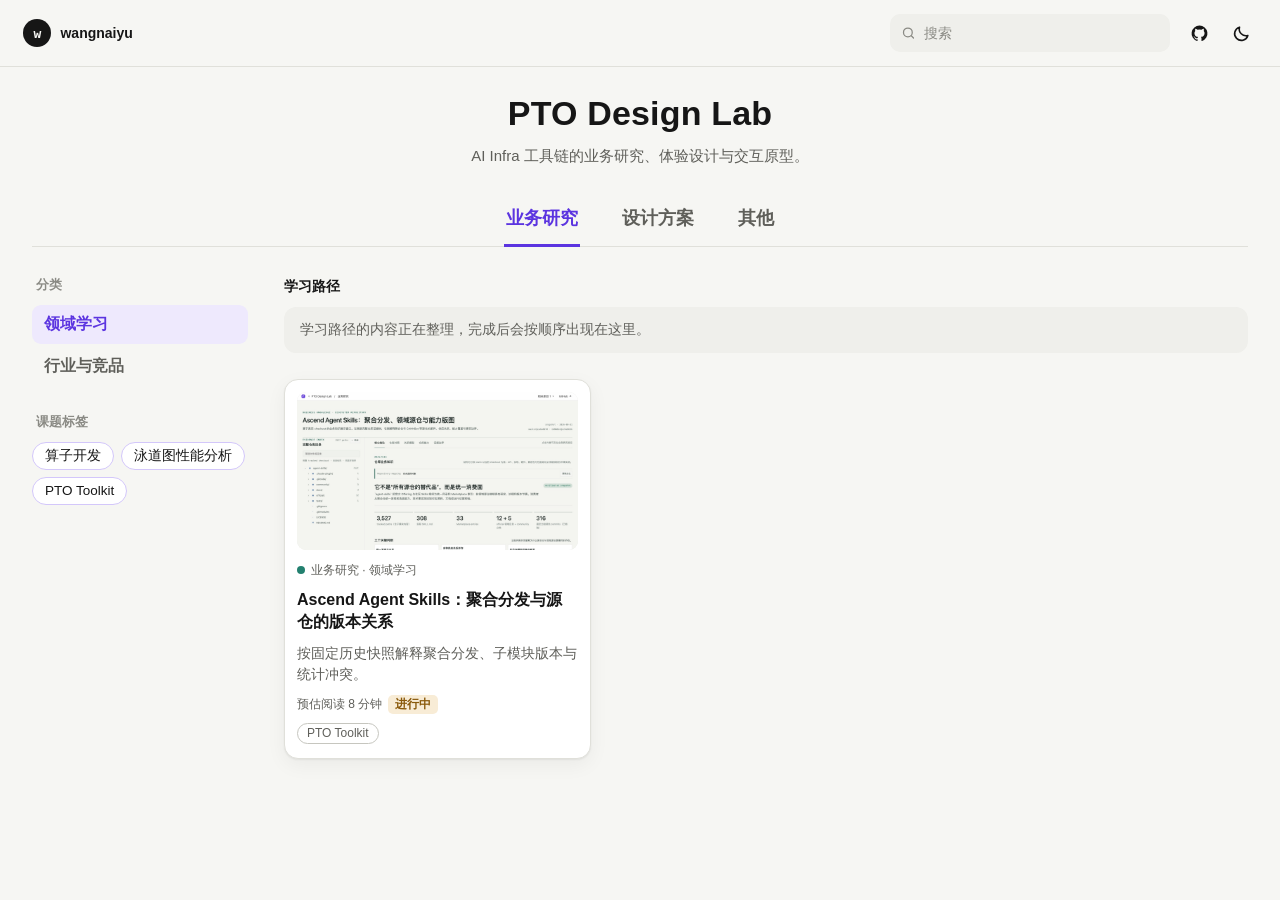
<file: index.html>
<!doctype html>
<html lang="zh-CN">
<head>
<meta charset="utf-8">
<meta name="viewport" content="width=device-width, initial-scale=1">
<title>PTO Design Lab</title>
<meta name="description" content="AI Infra 工具链的业务研究、体验设计与交互原型。">
<meta name="author" content="wangnaiyu">
<meta property="og:title" content="PTO Design Lab">
<meta property="og:description" content="AI Infra 工具链的业务研究、体验设计与交互原型。">
<meta property="og:type" content="website">
<link rel="icon" href="data:image/svg+xml,%3Csvg xmlns='http://www.w3.org/2000/svg' viewBox='0 0 32 32'%3E%3Crect width='32' height='32' rx='8' fill='%235b34e0'/%3E%3Crect x='7' y='9' width='18' height='4' rx='2' fill='%23fff'/%3E%3Crect x='7' y='19' width='11' height='4' rx='2' fill='%23fff' opacity='.7'/%3E%3C/svg%3E">
<script>
  /* 首帧前应用已保存主题，避免闪烁；storage 不可用时跟随系统 */
  (function () { try { var t = localStorage.getItem('pto-design-lab:theme'); if (t === 'dark' || t === 'light') document.documentElement.setAttribute('data-theme', t); } catch (e) {} })();
</script>
<link rel="stylesheet" href="./_shared/site.css?v=825d3e9441695dc2">
</head>
<body>
<a class="skip-link" href="#results">跳到内容</a>
<div class="page">
  <header class="topbar">
    <a class="identity" href="../naiyu.im-site/" target="_blank" rel="noopener noreferrer" aria-label="wangnaiyu 的作品集">
      <span class="identity__mark" aria-hidden="true">w</span>
      <span class="identity__name">wangnaiyu</span>
    </a>
    <div class="topbar__actions">
      <form class="search" id="searchForm" role="search">
        <svg viewBox="0 0 24 24" fill="none" stroke="currentColor" stroke-width="2" stroke-linecap="round" aria-hidden="true"><circle cx="11" cy="11" r="7"/><path d="m20 20-3.5-3.5"/></svg>
        <label class="visually-hidden" for="search">搜索全站</label>
        <input id="search" type="search" placeholder="搜索" autocomplete="off" maxlength="80">
      </form>
      <a class="icon-btn" id="githubLink" href="https://github.com/wangnaiyu/pto-design-lab" aria-label="GitHub 仓库" title="GitHub" target="_blank" rel="noopener noreferrer">
        <svg viewBox="0 0 24 24" fill="currentColor" aria-hidden="true"><path d="M12 2a10 10 0 0 0-3.16 19.49c.5.09.68-.22.68-.48v-1.7c-2.78.6-3.37-1.34-3.37-1.34-.45-1.16-1.11-1.47-1.11-1.47-.91-.62.07-.6.07-.6 1 .07 1.53 1.03 1.53 1.03.9 1.53 2.35 1.09 2.92.83.09-.65.35-1.09.63-1.34-2.22-.25-4.56-1.11-4.56-4.94 0-1.09.39-1.98 1.03-2.68-.1-.25-.45-1.27.1-2.65 0 0 .84-.27 2.75 1.02a9.5 9.5 0 0 1 5 0c1.91-1.29 2.75-1.02 2.75-1.02.55 1.38.2 2.4.1 2.65.64.7 1.03 1.59 1.03 2.68 0 3.84-2.34 4.69-4.57 4.93.36.31.68.92.68 1.85v2.75c0 .27.18.58.69.48A10 10 0 0 0 12 2Z"/></svg>
      </a>
      <button class="icon-btn" id="themeToggle" type="button" aria-label="切换主题">
        <svg data-icon="moon" viewBox="0 0 24 24" fill="none" stroke="currentColor" stroke-width="2" stroke-linecap="round" stroke-linejoin="round" aria-hidden="true"><path d="M20 14.5A8.5 8.5 0 0 1 9.5 4a8.5 8.5 0 1 0 10.5 10.5Z"/></svg>
        <svg data-icon="sun" viewBox="0 0 24 24" fill="none" stroke="currentColor" stroke-width="2" stroke-linecap="round" aria-hidden="true" hidden><circle cx="12" cy="12" r="4"/><path d="M12 2v2M12 20v2M4.9 4.9l1.4 1.4M17.7 17.7l1.4 1.4M2 12h2M20 12h2M4.9 19.1l1.4-1.4M17.7 6.3l1.4-1.4"/></svg>
      </button>
    </div>
  </header>

  <section class="hero">
    <h1>PTO Design Lab</h1>
    <p>AI Infra 工具链的业务研究、体验设计与交互原型。</p>
  </section>

  <nav class="tabs" id="tabs" role="tablist" aria-label="内容分区"></nav>

  <div class="layout">
    <aside class="side" id="side" aria-label="筛选">
      <section class="side-group" id="catGroup">
        <h2 class="side-title">分类</h2>
        <div class="cats" id="cats"></div>
      </section>
      <section class="side-group" id="topicGroup" hidden>
        <h2 class="side-title">课题标签</h2>
        <div class="chips" id="topics"></div>
      </section>
      <section class="side-group" id="genGroup" hidden>
        <h2 class="side-title">架构代际标签</h2>
        <div class="chips" id="gens"></div>
      </section>
    </aside>
    <main class="main" id="results" role="tabpanel" tabindex="-1"></main>
  </div>
</div>
<script src="./_shared/site.js?v=825d3e9441695dc2"></script>
</body>
</html>
</file>
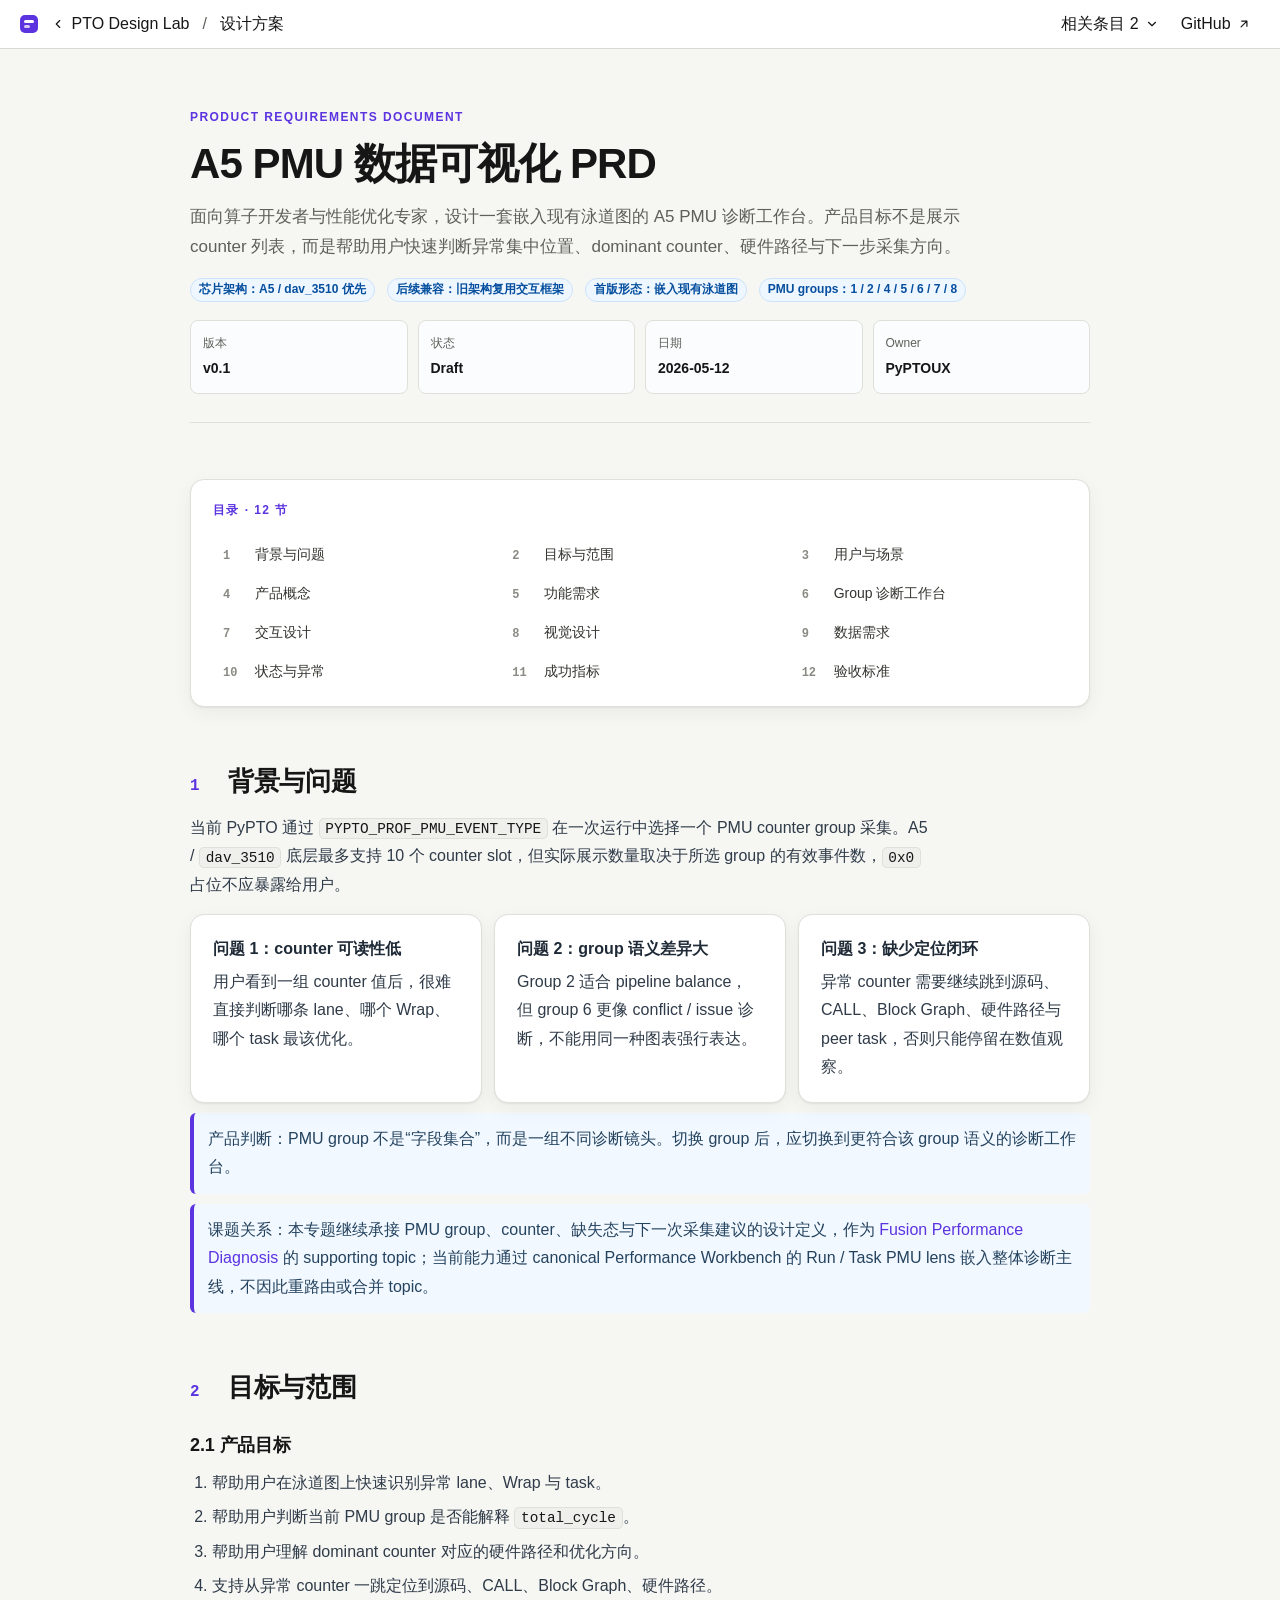
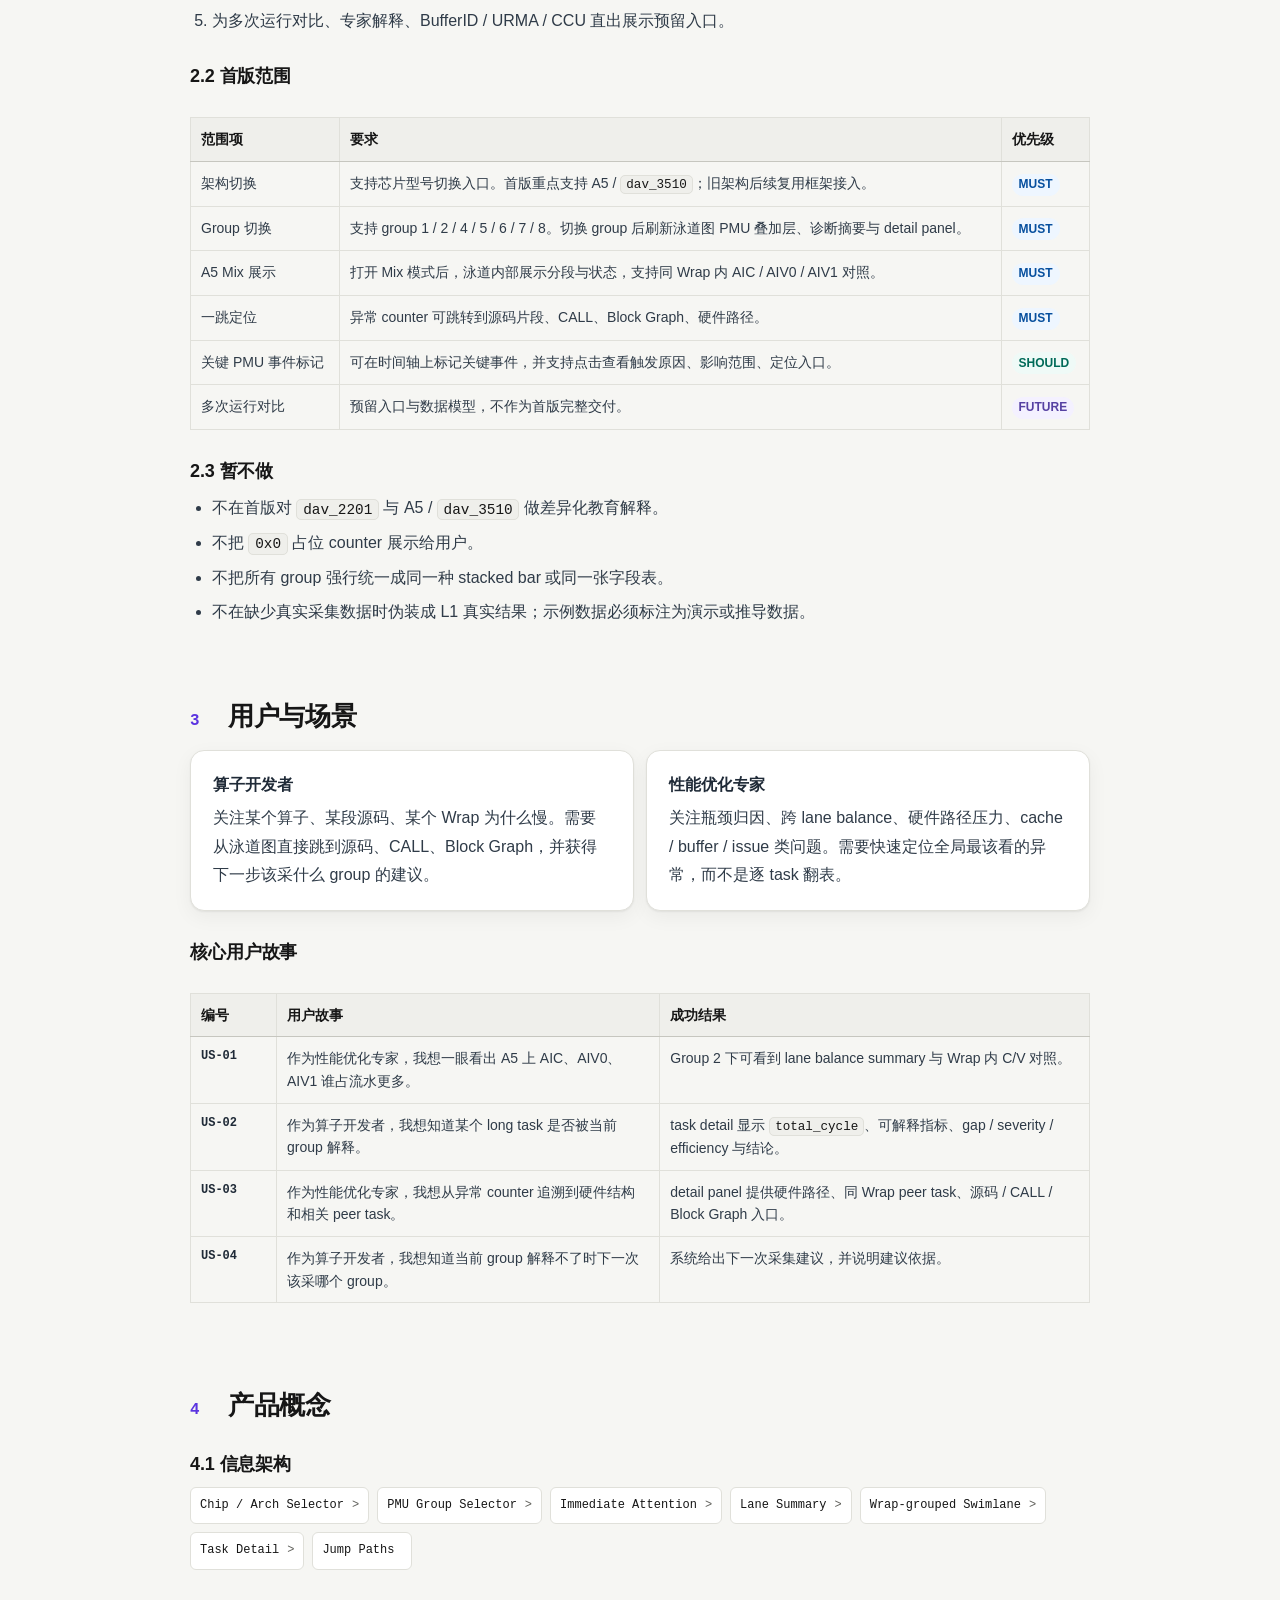
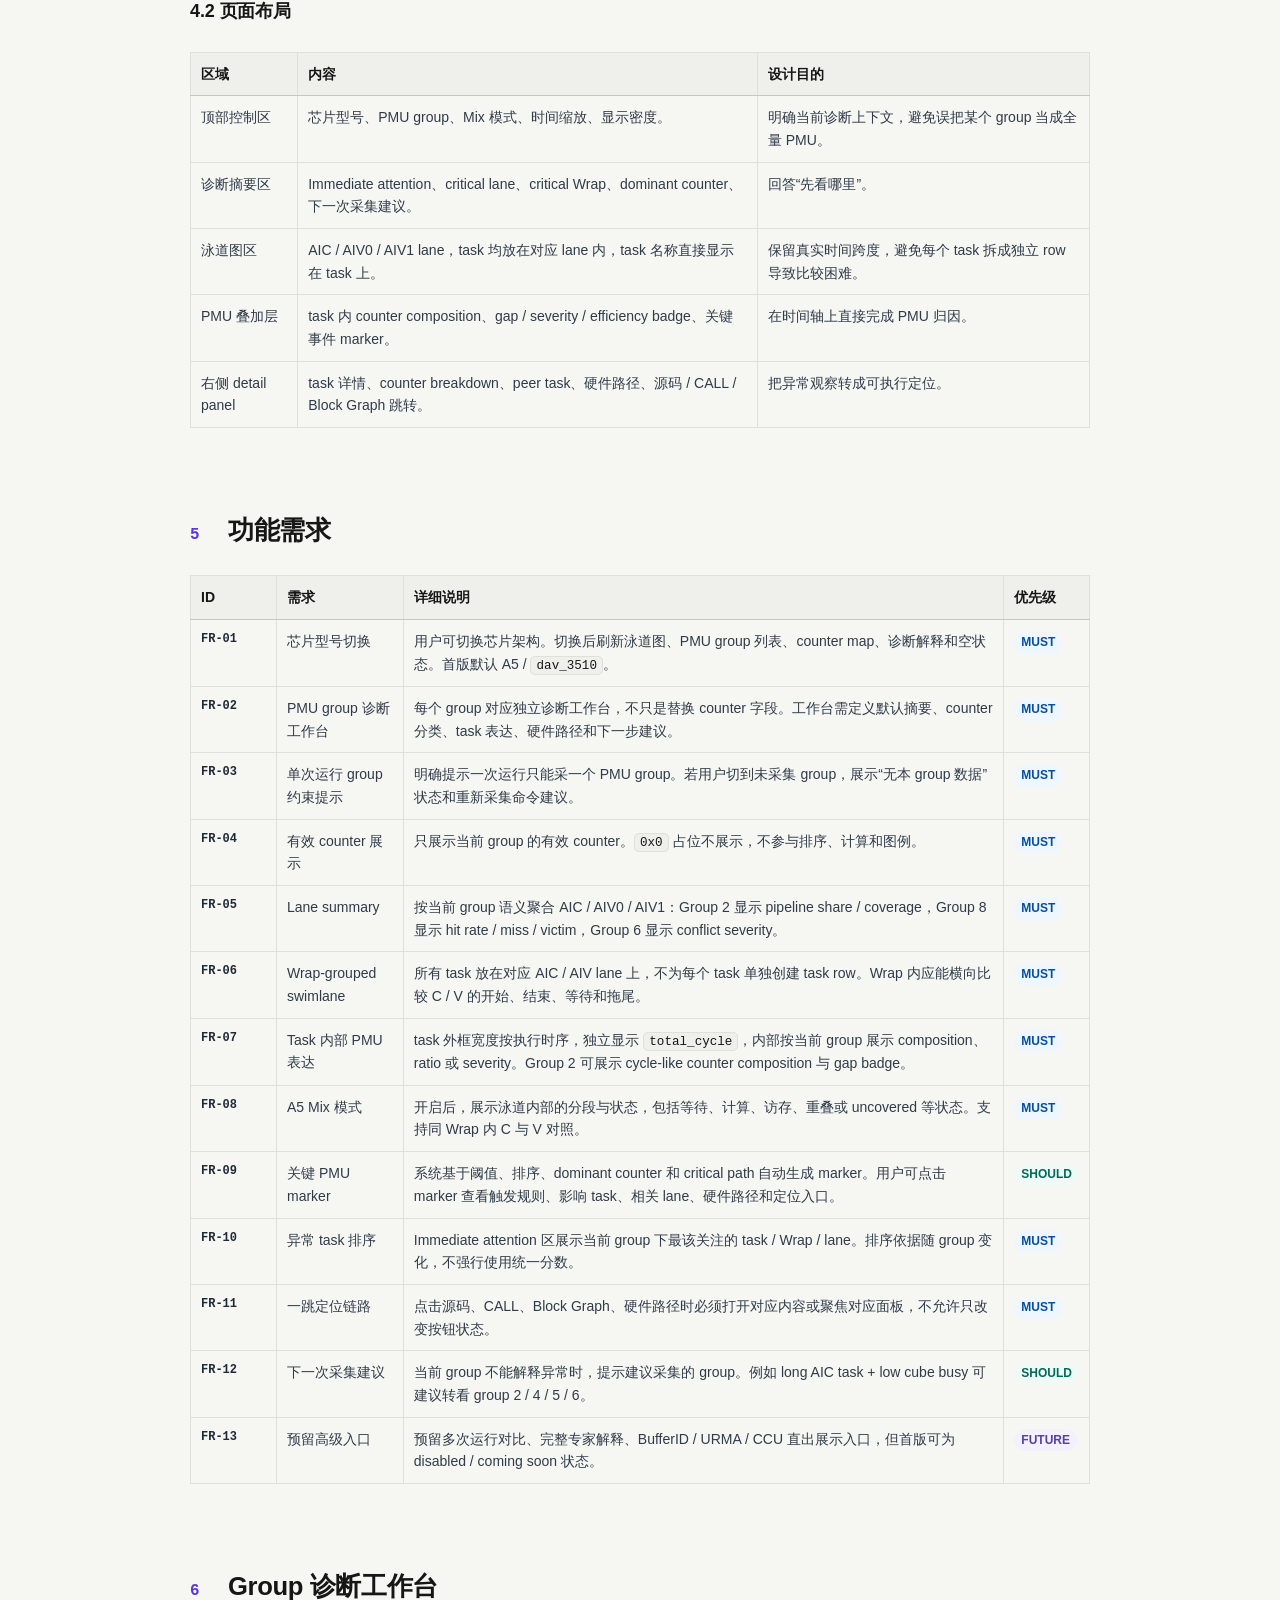
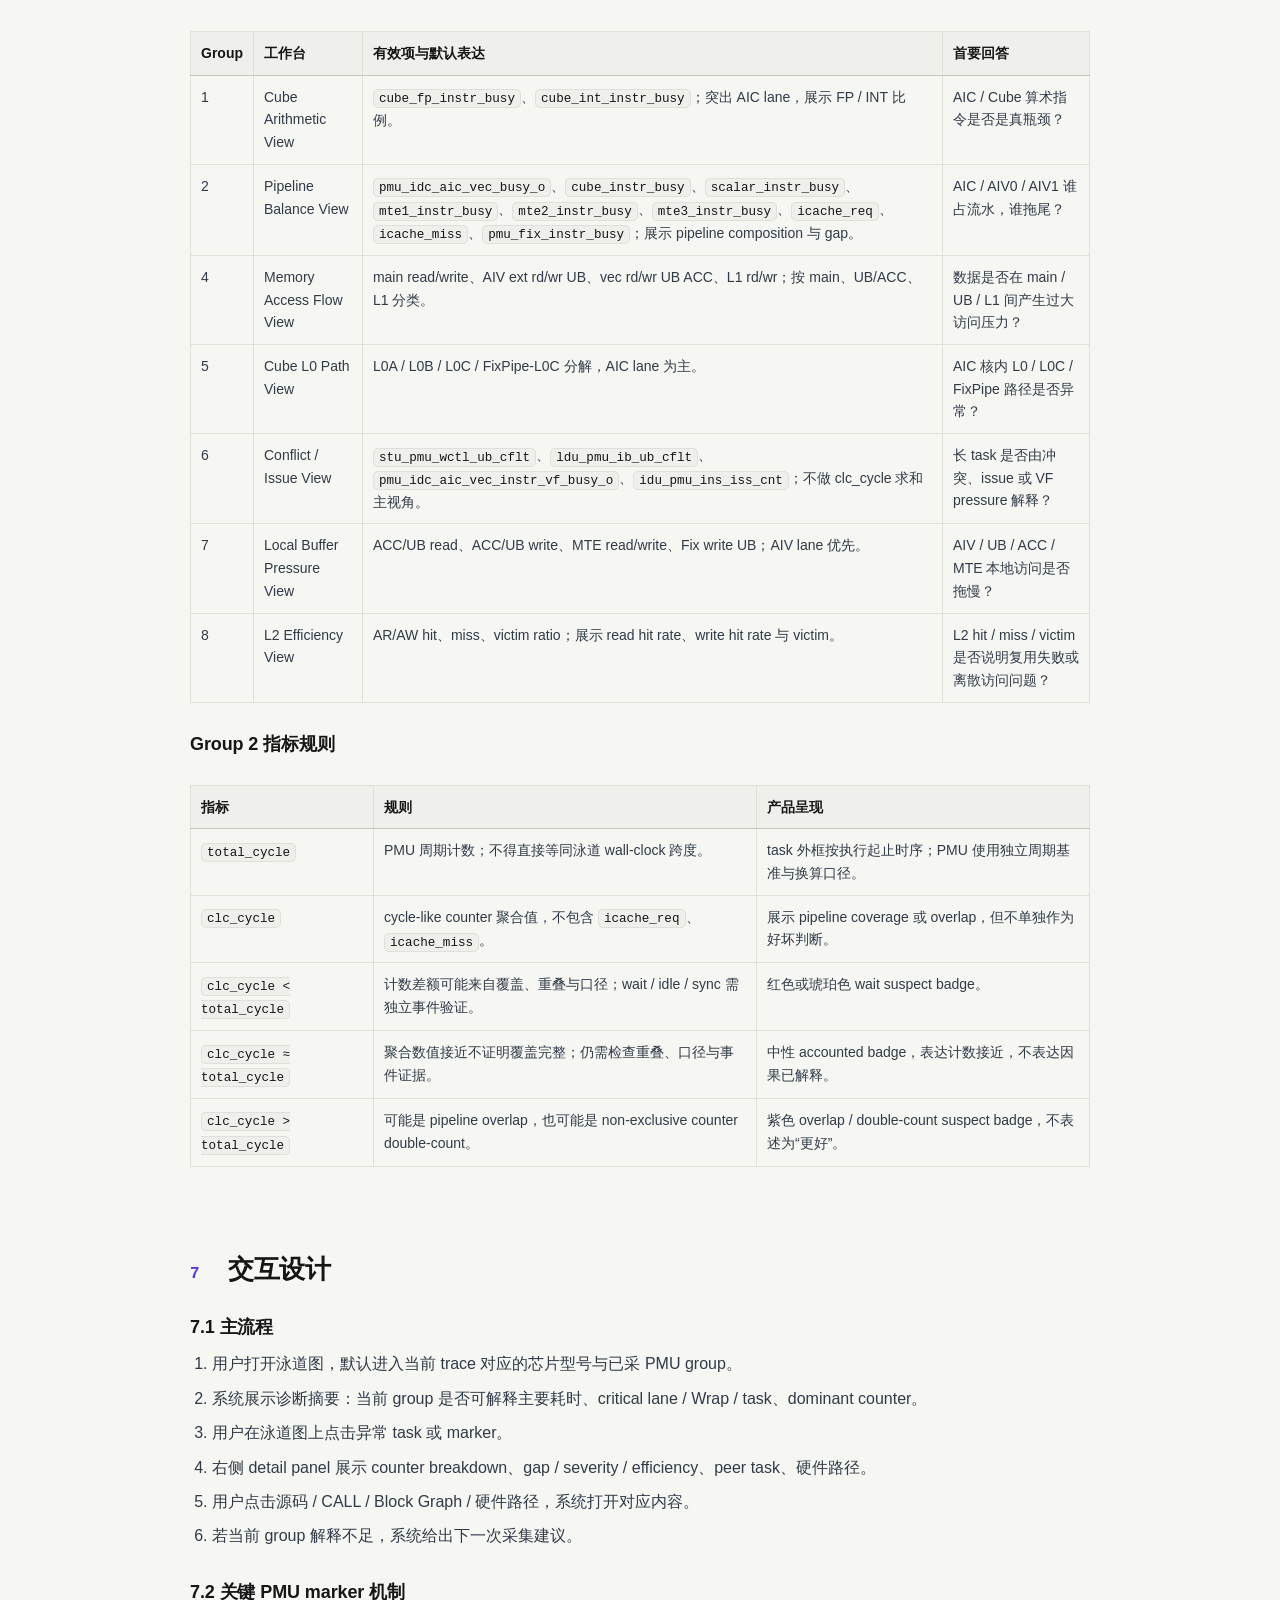
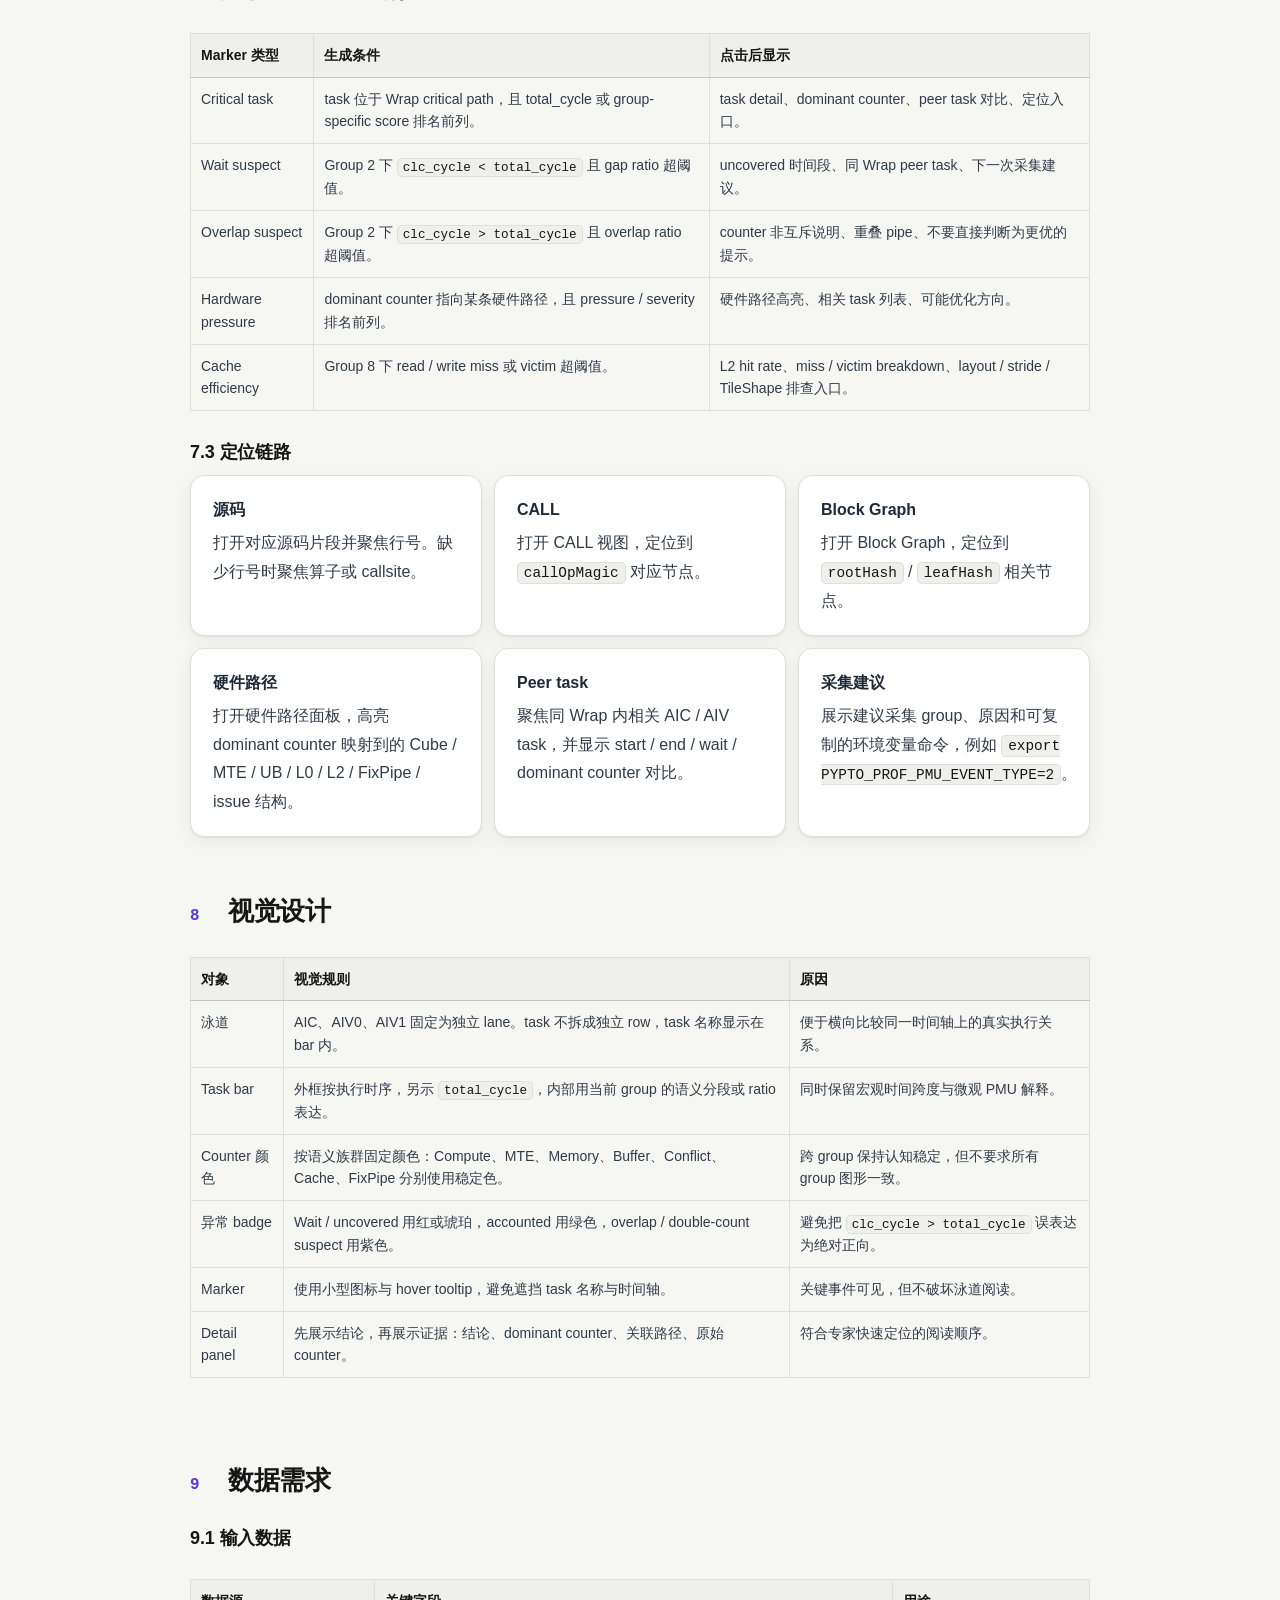
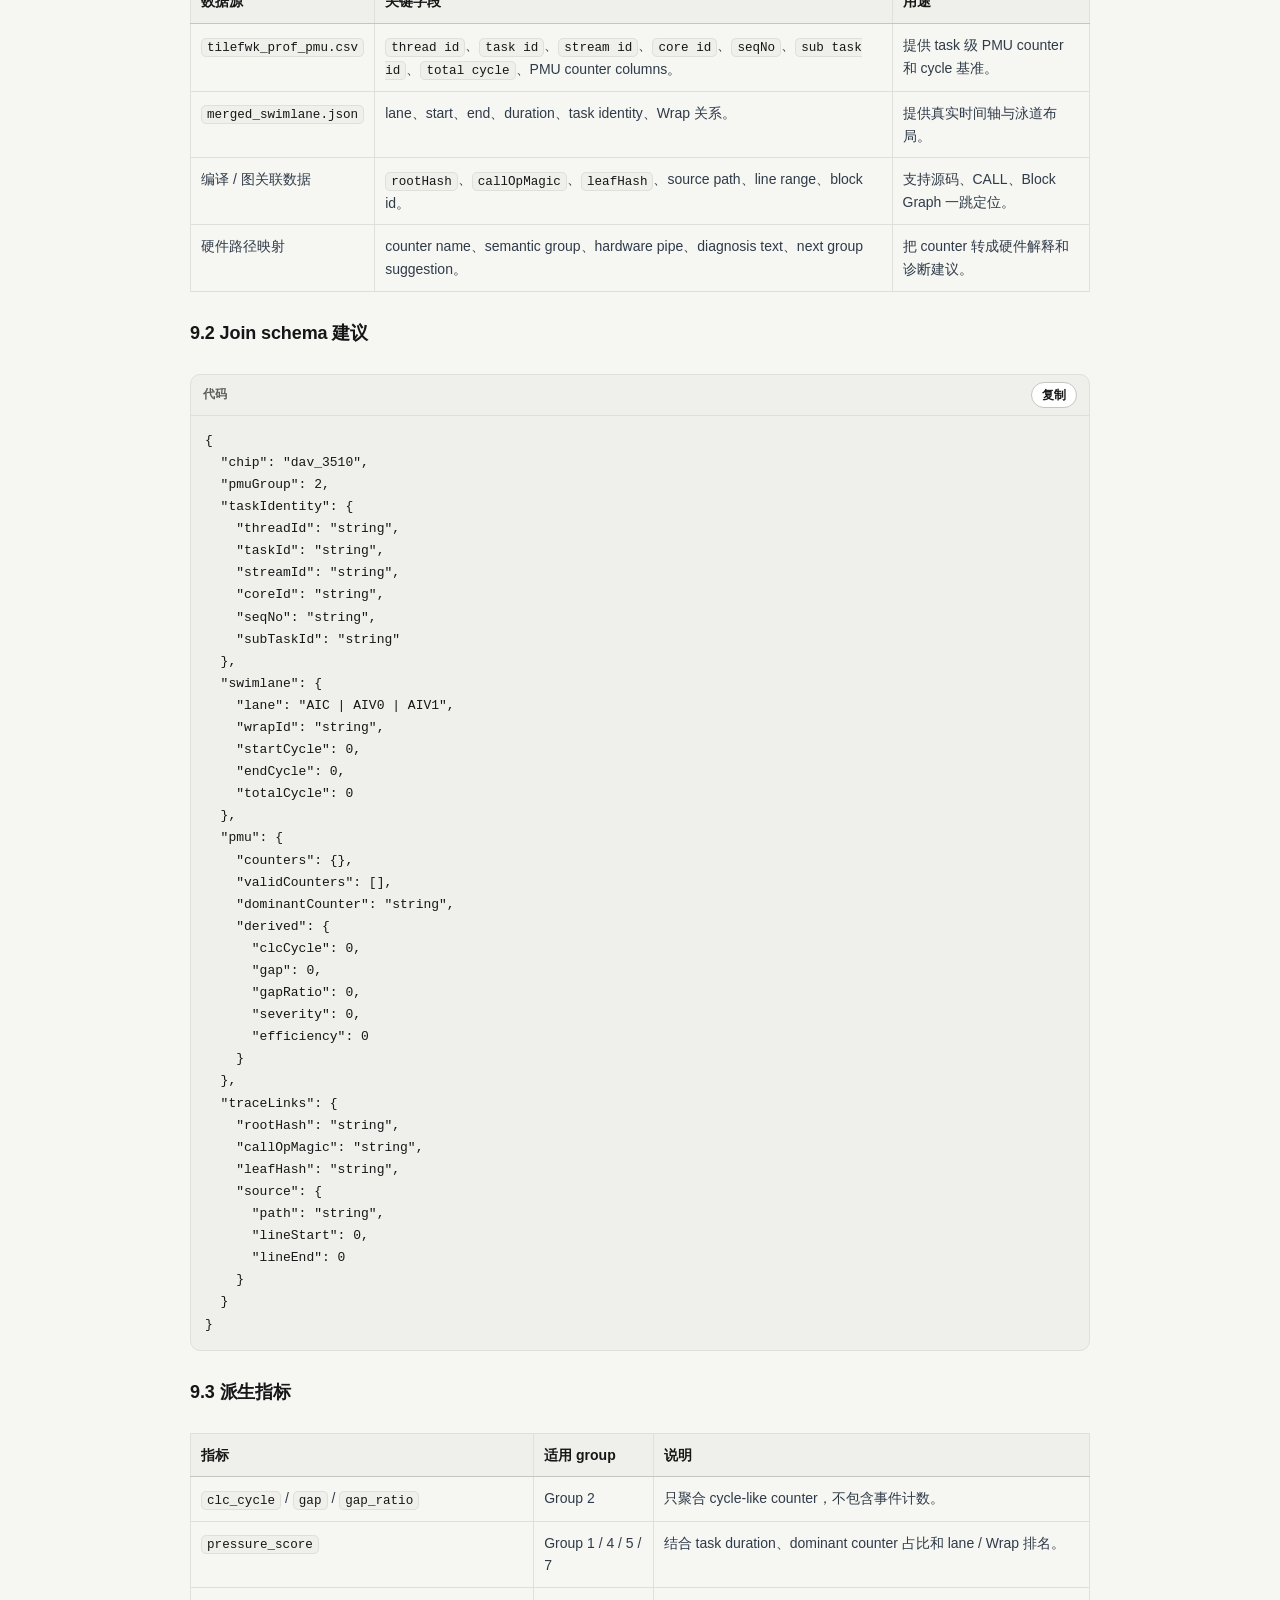
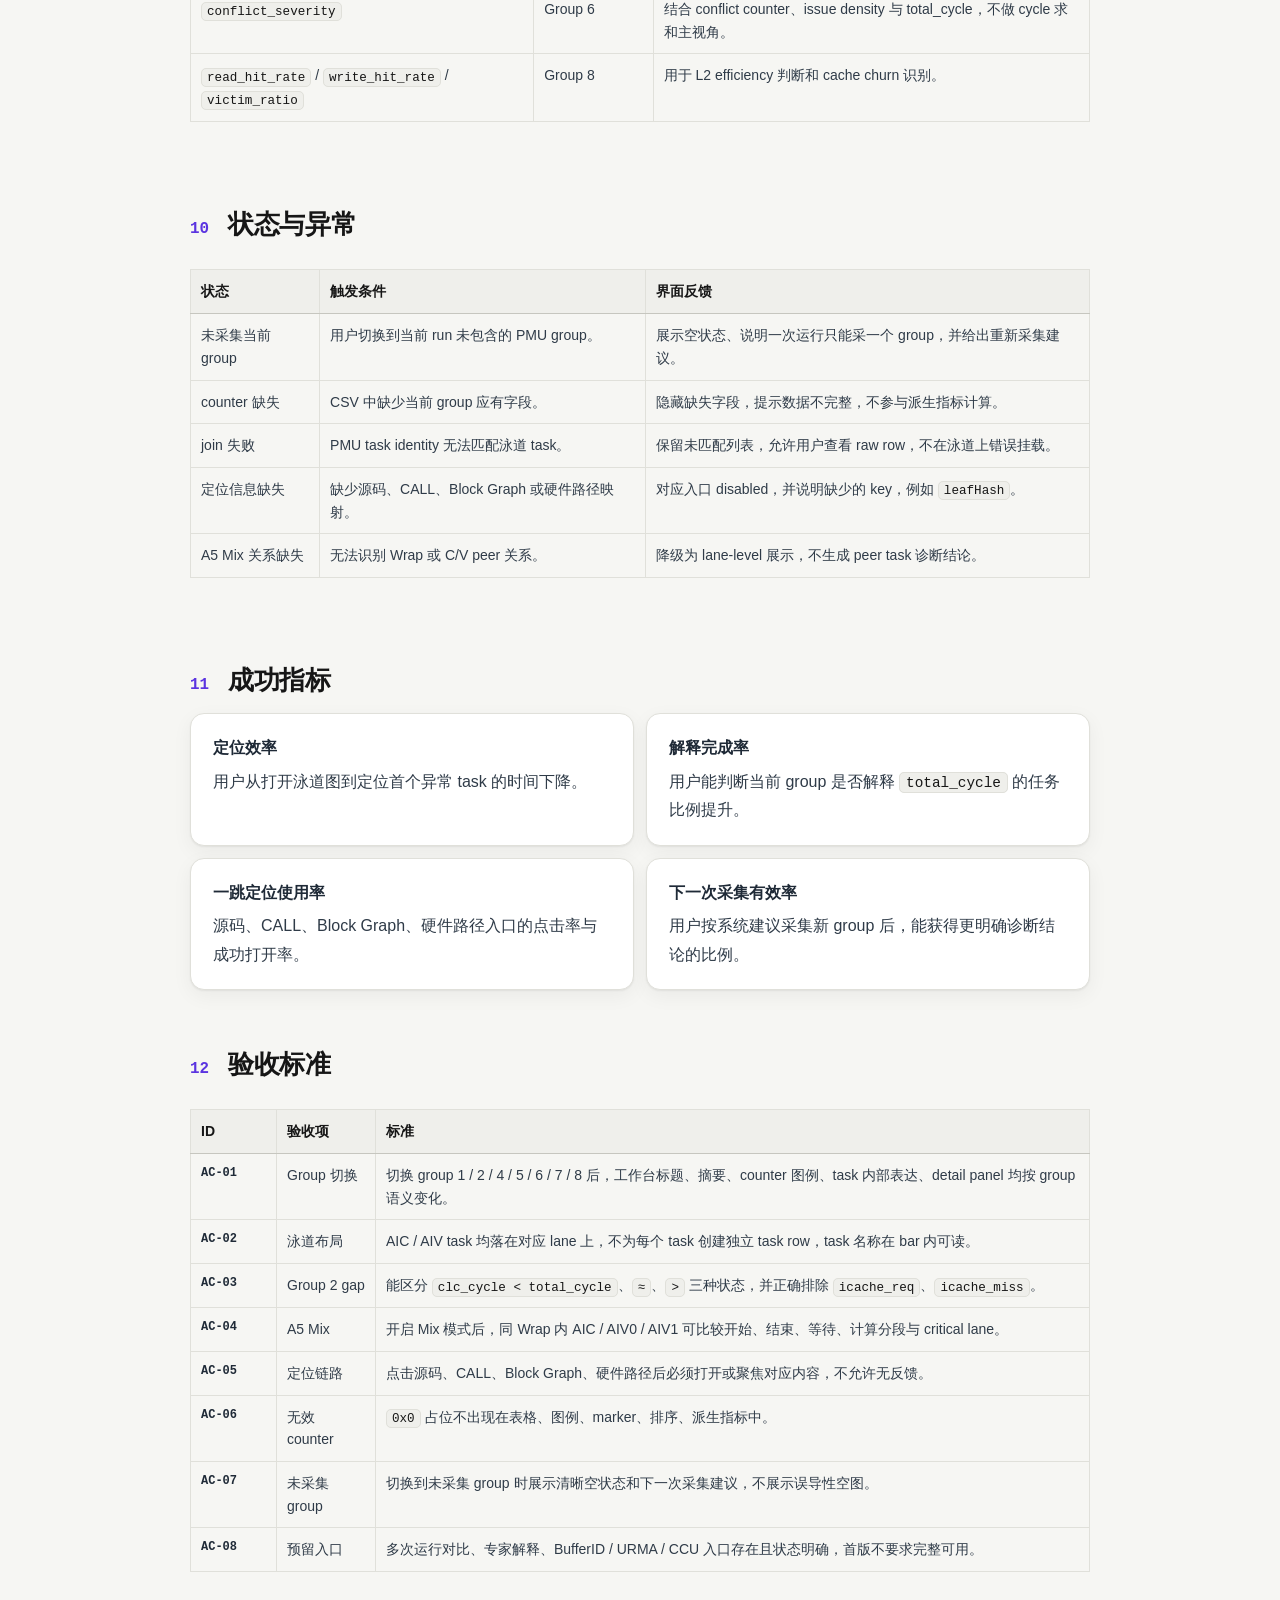
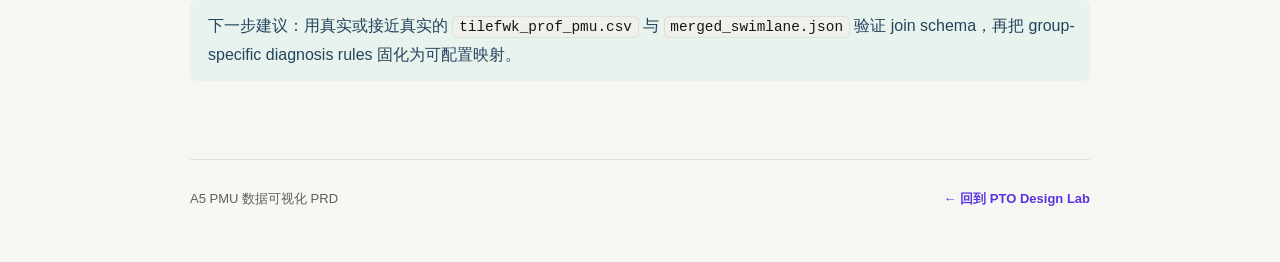
<file: design/a5-pmu-visualization/index.html>
<!DOCTYPE html>
<html lang="zh-CN">
  <head>
    <meta charset="utf-8">
    <meta name="viewport" content="width=device-width, initial-scale=1"><meta name="color-scheme" content="light">
    <title>A5 PMU 数据可视化 PRD</title>
    <style>
      :root {
        --bg: #f5f7f9;
        --panel: #ffffff;
        --ink: #17202a;
        --muted: #657282;
        --line: #d9e1e8;
        --soft: #f2f5f8;
        --blue: #0b6bcb;
        --green: #00856f;
        --amber: #b26a00;
        --red: #b42318;
        --violet: #6652b8;
        --radius: 8px;
        --shadow: 0 16px 40px rgba(16, 31, 48, 0.10);
        --mono: "SFMono-Regular", Consolas, "Liberation Mono", monospace;
        --sans: Inter, ui-sans-serif, system-ui, -apple-system, BlinkMacSystemFont, "Segoe UI", sans-serif;
      }

      * { box-sizing: border-box; }
      html { scroll-behavior: smooth; }
      body {
        margin: 0;
        background: var(--bg);
        color: var(--ink);
        font-family: var(--sans);
        line-height: 1.62;
      }
      .page {
        max-width: 1200px;
        margin: 0 auto;
        padding: 28px 20px 64px;
      }
      header,
      section {
        background: var(--panel);
        border: 1px solid var(--line);
        border-radius: var(--radius);
        box-shadow: var(--shadow);
      }
      header {
        padding: 30px;
        margin-bottom: 14px;
      }
      section {
        padding: 22px;
        margin-top: 14px;
      }
      h1, h2, h3, p { margin: 0; }
      h1 {
        margin-top: 8px;
        font-size: 31px;
        line-height: 1.18;
        letter-spacing: 0;
      }
      h2 {
        margin-bottom: 12px;
        font-size: 20px;
        line-height: 1.28;
      }
      h3 {
        margin: 18px 0 8px;
        font-size: 15px;
      }
      p, li, td { color: #2f3b48; }
      ul, ol {
        margin: 8px 0 0;
        padding-left: 22px;
      }
      li + li { margin-top: 4px; }
      a {
        color: var(--blue);
        text-decoration: none;
      }
      a:hover { text-decoration: underline; }
      code {
        font-family: var(--mono);
        font-size: 0.92em;
        background: #f1f4f7;
        border: 1px solid #e1e7ee;
        border-radius: 4px;
        padding: 1px 4px;
      }
      pre {
        margin: 12px 0 0;
        padding: 14px;
        border-radius: 8px;
        background: #111827;
        color: #f8fafc;
        overflow: auto;
        font: 13px/1.55 var(--mono);
      }
      table {
        width: 100%;
        border-collapse: collapse;
        margin-top: 10px;
        font-size: 14px;
      }
      th, td {
        border: 1px solid var(--line);
        padding: 10px;
        text-align: left;
        vertical-align: top;
      }
      th {
        color: #233142;
        background: #f3f6f9;
        font-weight: 700;
      }
      .kicker {
        color: var(--blue);
        font-size: 12px;
        font-weight: 700;
        text-transform: uppercase;
        letter-spacing: 0;
      }
      .subtitle {
        max-width: 900px;
        margin-top: 12px;
        color: var(--muted);
      }
      .meta {
        display: grid;
        grid-template-columns: repeat(4, minmax(0, 1fr));
        gap: 10px;
        margin-top: 18px;
      }
      .meta div,
      .card {
        border: 1px solid var(--line);
        border-radius: 8px;
        background: #fbfcfd;
        padding: 12px;
      }
      .meta span {
        display: block;
        color: var(--muted);
        font-size: 12px;
      }
      .meta strong {
        display: block;
        margin-top: 2px;
        font-size: 14px;
      }
      .toc {
        display: grid;
        grid-template-columns: repeat(3, minmax(0, 1fr));
        gap: 8px;
      }
      .toc a {
        display: block;
        padding: 9px 10px;
        border: 1px solid var(--line);
        border-radius: 6px;
        background: #fbfcfd;
        font-size: 14px;
      }
      .grid {
        display: grid;
        grid-template-columns: repeat(2, minmax(0, 1fr));
        gap: 12px;
      }
      .grid-3 {
        display: grid;
        grid-template-columns: repeat(3, minmax(0, 1fr));
        gap: 12px;
      }
      .card strong {
        display: block;
        margin-bottom: 5px;
        color: #1f2a37;
      }
      .note {
        margin-top: 10px;
        border-left: 4px solid var(--blue);
        background: #f2f8ff;
        padding: 12px 14px;
        border-radius: 6px;
        color: #24435f;
      }
      .warn { border-left-color: var(--amber); background: #fff8ec; }
      .good { border-left-color: var(--green); background: #effaf7; }
      .danger { border-left-color: var(--red); background: #fff3f1; }
      .pill {
        display: inline-flex;
        align-items: center;
        min-height: 24px;
        padding: 0 8px;
        border: 1px solid #cce3fb;
        border-radius: 99px;
        background: #eef6ff;
        color: #064f9e;
        font-size: 12px;
        margin: 4px 4px 0 0;
      }
      .status {
        display: inline-flex;
        align-items: center;
        min-height: 22px;
        padding: 0 7px;
        border-radius: 999px;
        font-size: 12px;
        font-weight: 700;
        white-space: nowrap;
      }
      .must { background: #eef6ff; color: #064f9e; }
      .should { background: #effaf7; color: #006a58; }
      .future { background: #f4f1ff; color: #5641a2; }
      .out { background: #f3f4f6; color: #5f6b7a; }
      .flow {
        display: flex;
        flex-wrap: wrap;
        gap: 8px;
        margin-top: 10px;
      }
      .flow span {
        border: 1px solid var(--line);
        border-radius: 6px;
        background: #fff;
        padding: 7px 9px;
        font-family: var(--mono);
        font-size: 12px;
      }
      .flow span::after {
        content: ">";
        margin-left: 8px;
        color: var(--muted);
      }
      .flow span:last-child::after { content: ""; }
      .kbd {
        display: inline-block;
        min-width: 22px;
        padding: 1px 6px;
        border: 1px solid #c9d2dc;
        border-bottom-width: 2px;
        border-radius: 5px;
        background: #fff;
        font: 12px var(--mono);
        text-align: center;
      }
      .req-id {
        width: 86px;
        color: #1f2a37;
        font-family: var(--mono);
        font-weight: 700;
      }
      .nowrap { white-space: nowrap; }
      @media (max-width: 920px) {
        .meta,
        .toc,
        .grid,
        .grid-3 {
          grid-template-columns: 1fr;
        }
        h1 { font-size: 24px; }
        header, section { padding: 18px; }
      }
    </style>
<!-- PDL-READING-LAYER-START -->
<link id="pdl-reading-layer" rel="stylesheet" href="../../_shared/report-reading.css?v=825d3e9441695dc2">
<style id="pdl-reading-dark">
/* 深色覆盖：由 drafts/preview/dark_overrides.py 从本报告自带 CSS 的字面颜色推导，
   按明度分档映射到深色色阶。只换颜色，不改尺寸、布局与正文。 */
:root[data-theme="dark"] p, :root[data-theme="dark"] li, :root[data-theme="dark"] td { color: #ececea; }
:root[data-theme="dark"] code { background: #232327; border: 1px solid #2d2d31; }
:root[data-theme="dark"] th { color: #ececea; background: #232327; }
:root[data-theme="dark"] .meta div, :root[data-theme="dark"] .card { background: #1a1a1d; }
:root[data-theme="dark"] .toc a { background: #1a1a1d; }
:root[data-theme="dark"] .card strong { color: #ececea; }
:root[data-theme="dark"] .note { background: #1a1a1d; color: #ececea; }
:root[data-theme="dark"] .warn { background: #1a1a1d; }
:root[data-theme="dark"] .good { background: #1a1a1d; }
:root[data-theme="dark"] .danger { background: #232327; }
:root[data-theme="dark"] .pill { border: 1px solid #2d2d31; background: #232327; color: #ececea; }
:root[data-theme="dark"] .must { background: #232327; color: #ececea; }
:root[data-theme="dark"] .should { background: #1a1a1d; color: #ececea; }
:root[data-theme="dark"] .future { background: #232327; color: #ececea; }
:root[data-theme="dark"] .out { background: #232327; color: #d4d4d0; }
:root[data-theme="dark"] .flow span { background: #1a1a1d; }
:root[data-theme="dark"] .kbd { border: 1px solid #44444a; background: #1a1a1d; }
:root[data-theme="dark"] .req-id { color: #ececea; }
</style>
<script id="pdl-reading-layer-js" src="../../_shared/report-reading.js?v=825d3e9441695dc2"></script>
<!-- PDL-READING-LAYER-END -->

  </head>
  <body>
    <main class="page">
      <header>
        <span class="kicker">Product Requirements Document</span>
        <h1>A5 PMU 数据可视化 PRD</h1>
        <p class="subtitle">面向算子开发者与性能优化专家，设计一套嵌入现有泳道图的 A5 PMU 诊断工作台。产品目标不是展示 counter 列表，而是帮助用户快速判断异常集中位置、dominant counter、硬件路径与下一步采集方向。</p>
        <div>
          <span class="pill">芯片架构：A5 / dav_3510 优先</span>
          <span class="pill">后续兼容：旧架构复用交互框架</span>
          <span class="pill">首版形态：嵌入现有泳道图</span>
          <span class="pill">PMU groups：1 / 2 / 4 / 5 / 6 / 7 / 8</span>
        </div>
        <div class="meta">
          <div><span>版本</span><strong>v0.1</strong></div>
          <div><span>状态</span><strong>Draft</strong></div>
          <div><span>日期</span><strong>2026-05-12</strong></div>
          <div><span>Owner</span><strong>PyPTOUX</strong></div>
        </div>
      </header>

      <section id="toc">
        <h2>目录</h2>
        <nav class="toc">
          <a href="#background">1. 背景与问题</a>
          <a href="#goals">2. 目标与范围</a>
          <a href="#users">3. 用户与场景</a>
          <a href="#concept">4. 产品概念</a>
          <a href="#requirements">5. 功能需求</a>
          <a href="#group-workbenches">6. Group 诊断工作台</a>
          <a href="#interaction">7. 交互设计</a>
          <a href="#visual">8. 视觉设计</a>
          <a href="#data">9. 数据需求</a>
          <a href="#states">10. 状态与异常</a>
          <a href="#metrics">11. 成功指标</a>
          <a href="#acceptance">12. 验收标准</a>
        </nav>
      </section>

      <section id="background">
        <h2>1. 背景与问题</h2>
        <p>当前 PyPTO 通过 <code>PYPTO_PROF_PMU_EVENT_TYPE</code> 在一次运行中选择一个 PMU counter group 采集。A5 / <code>dav_3510</code> 底层最多支持 10 个 counter slot，但实际展示数量取决于所选 group 的有效事件数，<code>0x0</code> 占位不应暴露给用户。</p>
        <div class="grid-3">
          <div class="card">
            <strong>问题 1：counter 可读性低</strong>
            <p>用户看到一组 counter 值后，很难直接判断哪条 lane、哪个 Wrap、哪个 task 最该优化。</p>
          </div>
          <div class="card">
            <strong>问题 2：group 语义差异大</strong>
            <p>Group 2 适合 pipeline balance，但 group 6 更像 conflict / issue 诊断，不能用同一种图表强行表达。</p>
          </div>
          <div class="card">
            <strong>问题 3：缺少定位闭环</strong>
            <p>异常 counter 需要继续跳到源码、CALL、Block Graph、硬件路径与 peer task，否则只能停留在数值观察。</p>
          </div>
        </div>
        <div class="note">
          产品判断：PMU group 不是“字段集合”，而是一组不同诊断镜头。切换 group 后，应切换到更符合该 group 语义的诊断工作台。
        </div>
        <div class="note">
          课题关系：本专题继续承接 PMU group、counter、缺失态与下一次采集建议的设计定义，作为 <a href="../fusion-performance-diagnosis/index.html">Fusion Performance Diagnosis</a> 的 supporting topic；当前能力通过 canonical <span>Performance Workbench</span> 的 Run / Task PMU lens 嵌入整体诊断主线，不因此重路由或合并 topic。
        </div>
      </section>

      <section id="goals">
        <h2>2. 目标与范围</h2>
        <h3>2.1 产品目标</h3>
        <ol>
          <li>帮助用户在泳道图上快速识别异常 lane、Wrap 与 task。</li>
          <li>帮助用户判断当前 PMU group 是否能解释 <code>total_cycle</code>。</li>
          <li>帮助用户理解 dominant counter 对应的硬件路径和优化方向。</li>
          <li>支持从异常 counter 一跳定位到源码、CALL、Block Graph、硬件路径。</li>
          <li>为多次运行对比、专家解释、BufferID / URMA / CCU 直出展示预留入口。</li>
        </ol>

        <h3>2.2 首版范围</h3>
        <table>
          <thead>
            <tr>
              <th>范围项</th>
              <th>要求</th>
              <th>优先级</th>
            </tr>
          </thead>
          <tbody>
            <tr>
              <td>架构切换</td>
              <td>支持芯片型号切换入口。首版重点支持 A5 / <code>dav_3510</code>；旧架构后续复用框架接入。</td>
              <td><span class="status must">MUST</span></td>
            </tr>
            <tr>
              <td>Group 切换</td>
              <td>支持 group 1 / 2 / 4 / 5 / 6 / 7 / 8。切换 group 后刷新泳道图 PMU 叠加层、诊断摘要与 detail panel。</td>
              <td><span class="status must">MUST</span></td>
            </tr>
            <tr>
              <td>A5 Mix 展示</td>
              <td>打开 Mix 模式后，泳道内部展示分段与状态，支持同 Wrap 内 AIC / AIV0 / AIV1 对照。</td>
              <td><span class="status must">MUST</span></td>
            </tr>
            <tr>
              <td>一跳定位</td>
              <td>异常 counter 可跳转到源码片段、CALL、Block Graph、硬件路径。</td>
              <td><span class="status must">MUST</span></td>
            </tr>
            <tr>
              <td>关键 PMU 事件标记</td>
              <td>可在时间轴上标记关键事件，并支持点击查看触发原因、影响范围、定位入口。</td>
              <td><span class="status should">SHOULD</span></td>
            </tr>
            <tr>
              <td>多次运行对比</td>
              <td>预留入口与数据模型，不作为首版完整交付。</td>
              <td><span class="status future">FUTURE</span></td>
            </tr>
          </tbody>
        </table>

        <h3>2.3 暂不做</h3>
        <ul>
          <li>不在首版对 <code>dav_2201</code> 与 A5 / <code>dav_3510</code> 做差异化教育解释。</li>
          <li>不把 <code>0x0</code> 占位 counter 展示给用户。</li>
          <li>不把所有 group 强行统一成同一种 stacked bar 或同一张字段表。</li>
          <li>不在缺少真实采集数据时伪装成 L1 真实结果；示例数据必须标注为演示或推导数据。</li>
        </ul>
      </section>

      <section id="users">
        <h2>3. 用户与场景</h2>
        <div class="grid">
          <div class="card">
            <strong>算子开发者</strong>
            <p>关注某个算子、某段源码、某个 Wrap 为什么慢。需要从泳道图直接跳到源码、CALL、Block Graph，并获得下一步该采什么 group 的建议。</p>
          </div>
          <div class="card">
            <strong>性能优化专家</strong>
            <p>关注瓶颈归因、跨 lane balance、硬件路径压力、cache / buffer / issue 类问题。需要快速定位全局最该看的异常，而不是逐 task 翻表。</p>
          </div>
        </div>
        <h3>核心用户故事</h3>
        <table>
          <thead>
            <tr>
              <th>编号</th>
              <th>用户故事</th>
              <th>成功结果</th>
            </tr>
          </thead>
          <tbody>
            <tr>
              <td class="req-id">US-01</td>
              <td>作为性能优化专家，我想一眼看出 A5 上 AIC、AIV0、AIV1 谁占流水更多。</td>
              <td>Group 2 下可看到 lane balance summary 与 Wrap 内 C/V 对照。</td>
            </tr>
            <tr>
              <td class="req-id">US-02</td>
              <td>作为算子开发者，我想知道某个 long task 是否被当前 group 解释。</td>
              <td>task detail 显示 <code>total_cycle</code>、可解释指标、gap / severity / efficiency 与结论。</td>
            </tr>
            <tr>
              <td class="req-id">US-03</td>
              <td>作为性能优化专家，我想从异常 counter 追溯到硬件结构和相关 peer task。</td>
              <td>detail panel 提供硬件路径、同 Wrap peer task、源码 / CALL / Block Graph 入口。</td>
            </tr>
            <tr>
              <td class="req-id">US-04</td>
              <td>作为算子开发者，我想知道当前 group 解释不了时下一次该采哪个 group。</td>
              <td>系统给出下一次采集建议，并说明建议依据。</td>
            </tr>
          </tbody>
        </table>
      </section>

      <section id="concept">
        <h2>4. 产品概念</h2>
        <h3>4.1 信息架构</h3>
        <div class="flow">
          <span>Chip / Arch Selector</span>
          <span>PMU Group Selector</span>
          <span>Immediate Attention</span>
          <span>Lane Summary</span>
          <span>Wrap-grouped Swimlane</span>
          <span>Task Detail</span>
          <span>Jump Paths</span>
        </div>
        <h3>4.2 页面布局</h3>
        <table>
          <thead>
            <tr>
              <th>区域</th>
              <th>内容</th>
              <th>设计目的</th>
            </tr>
          </thead>
          <tbody>
            <tr>
              <td>顶部控制区</td>
              <td>芯片型号、PMU group、Mix 模式、时间缩放、显示密度。</td>
              <td>明确当前诊断上下文，避免误把某个 group 当成全量 PMU。</td>
            </tr>
            <tr>
              <td>诊断摘要区</td>
              <td>Immediate attention、critical lane、critical Wrap、dominant counter、下一次采集建议。</td>
              <td>回答“先看哪里”。</td>
            </tr>
            <tr>
              <td>泳道图区</td>
              <td>AIC / AIV0 / AIV1 lane，task 均放在对应 lane 内，task 名称直接显示在 task 上。</td>
              <td>保留真实时间跨度，避免每个 task 拆成独立 row 导致比较困难。</td>
            </tr>
            <tr>
              <td>PMU 叠加层</td>
              <td>task 内 counter composition、gap / severity / efficiency badge、关键事件 marker。</td>
              <td>在时间轴上直接完成 PMU 归因。</td>
            </tr>
            <tr>
              <td>右侧 detail panel</td>
              <td>task 详情、counter breakdown、peer task、硬件路径、源码 / CALL / Block Graph 跳转。</td>
              <td>把异常观察转成可执行定位。</td>
            </tr>
          </tbody>
        </table>
      </section>

      <section id="requirements">
        <h2>5. 功能需求</h2>
        <table>
          <thead>
            <tr>
              <th>ID</th>
              <th>需求</th>
              <th>详细说明</th>
              <th>优先级</th>
            </tr>
          </thead>
          <tbody>
            <tr>
              <td class="req-id">FR-01</td>
              <td>芯片型号切换</td>
              <td>用户可切换芯片架构。切换后刷新泳道图、PMU group 列表、counter map、诊断解释和空状态。首版默认 A5 / <code>dav_3510</code>。</td>
              <td><span class="status must">MUST</span></td>
            </tr>
            <tr>
              <td class="req-id">FR-02</td>
              <td>PMU group 诊断工作台</td>
              <td>每个 group 对应独立诊断工作台，不只是替换 counter 字段。工作台需定义默认摘要、counter 分类、task 表达、硬件路径和下一步建议。</td>
              <td><span class="status must">MUST</span></td>
            </tr>
            <tr>
              <td class="req-id">FR-03</td>
              <td>单次运行 group 约束提示</td>
              <td>明确提示一次运行只能采一个 PMU group。若用户切到未采集 group，展示“无本 group 数据”状态和重新采集命令建议。</td>
              <td><span class="status must">MUST</span></td>
            </tr>
            <tr>
              <td class="req-id">FR-04</td>
              <td>有效 counter 展示</td>
              <td>只展示当前 group 的有效 counter。<code>0x0</code> 占位不展示，不参与排序、计算和图例。</td>
              <td><span class="status must">MUST</span></td>
            </tr>
            <tr>
              <td class="req-id">FR-05</td>
              <td>Lane summary</td>
              <td>按当前 group 语义聚合 AIC / AIV0 / AIV1：Group 2 显示 pipeline share / coverage，Group 8 显示 hit rate / miss / victim，Group 6 显示 conflict severity。</td>
              <td><span class="status must">MUST</span></td>
            </tr>
            <tr>
              <td class="req-id">FR-06</td>
              <td>Wrap-grouped swimlane</td>
              <td>所有 task 放在对应 AIC / AIV lane 上，不为每个 task 单独创建 task row。Wrap 内应能横向比较 C / V 的开始、结束、等待和拖尾。</td>
              <td><span class="status must">MUST</span></td>
            </tr>
            <tr>
              <td class="req-id">FR-07</td>
              <td>Task 内部 PMU 表达</td>
              <td>task 外框宽度按执行时序，独立显示 <code>total_cycle</code>，内部按当前 group 展示 composition、ratio 或 severity。Group 2 可展示 cycle-like counter composition 与 gap badge。</td>
              <td><span class="status must">MUST</span></td>
            </tr>
            <tr>
              <td class="req-id">FR-08</td>
              <td>A5 Mix 模式</td>
              <td>开启后，展示泳道内部的分段与状态，包括等待、计算、访存、重叠或 uncovered 等状态。支持同 Wrap 内 C 与 V 对照。</td>
              <td><span class="status must">MUST</span></td>
            </tr>
            <tr>
              <td class="req-id">FR-09</td>
              <td>关键 PMU marker</td>
              <td>系统基于阈值、排序、dominant counter 和 critical path 自动生成 marker。用户可点击 marker 查看触发规则、影响 task、相关 lane、硬件路径和定位入口。</td>
              <td><span class="status should">SHOULD</span></td>
            </tr>
            <tr>
              <td class="req-id">FR-10</td>
              <td>异常 task 排序</td>
              <td>Immediate attention 区展示当前 group 下最该关注的 task / Wrap / lane。排序依据随 group 变化，不强行使用统一分数。</td>
              <td><span class="status must">MUST</span></td>
            </tr>
            <tr>
              <td class="req-id">FR-11</td>
              <td>一跳定位链路</td>
              <td>点击源码、CALL、Block Graph、硬件路径时必须打开对应内容或聚焦对应面板，不允许只改变按钮状态。</td>
              <td><span class="status must">MUST</span></td>
            </tr>
            <tr>
              <td class="req-id">FR-12</td>
              <td>下一次采集建议</td>
              <td>当前 group 不能解释异常时，提示建议采集的 group。例如 long AIC task + low cube busy 可建议转看 group 2 / 4 / 5 / 6。</td>
              <td><span class="status should">SHOULD</span></td>
            </tr>
            <tr>
              <td class="req-id">FR-13</td>
              <td>预留高级入口</td>
              <td>预留多次运行对比、完整专家解释、BufferID / URMA / CCU 直出展示入口，但首版可为 disabled / coming soon 状态。</td>
              <td><span class="status future">FUTURE</span></td>
            </tr>
          </tbody>
        </table>
      </section>

      <section id="group-workbenches">
        <h2>6. Group 诊断工作台</h2>
        <table>
          <thead>
            <tr>
              <th>Group</th>
              <th>工作台</th>
              <th>有效项与默认表达</th>
              <th>首要回答</th>
            </tr>
          </thead>
          <tbody>
            <tr>
              <td class="nowrap">1</td>
              <td>Cube Arithmetic View</td>
              <td><code>cube_fp_instr_busy</code>、<code>cube_int_instr_busy</code>；突出 AIC lane，展示 FP / INT 比例。</td>
              <td>AIC / Cube 算术指令是否是真瓶颈？</td>
            </tr>
            <tr>
              <td class="nowrap">2</td>
              <td>Pipeline Balance View</td>
              <td><code>pmu_idc_aic_vec_busy_o</code>、<code>cube_instr_busy</code>、<code>scalar_instr_busy</code>、<code>mte1_instr_busy</code>、<code>mte2_instr_busy</code>、<code>mte3_instr_busy</code>、<code>icache_req</code>、<code>icache_miss</code>、<code>pmu_fix_instr_busy</code>；展示 pipeline composition 与 gap。</td>
              <td>AIC / AIV0 / AIV1 谁占流水，谁拖尾？</td>
            </tr>
            <tr>
              <td class="nowrap">4</td>
              <td>Memory Access Flow View</td>
              <td>main read/write、AIV ext rd/wr UB、vec rd/wr UB ACC、L1 rd/wr；按 main、UB/ACC、L1 分类。</td>
              <td>数据是否在 main / UB / L1 间产生过大访问压力？</td>
            </tr>
            <tr>
              <td class="nowrap">5</td>
              <td>Cube L0 Path View</td>
              <td>L0A / L0B / L0C / FixPipe-L0C 分解，AIC lane 为主。</td>
              <td>AIC 核内 L0 / L0C / FixPipe 路径是否异常？</td>
            </tr>
            <tr>
              <td class="nowrap">6</td>
              <td>Conflict / Issue View</td>
              <td><code>stu_pmu_wctl_ub_cflt</code>、<code>ldu_pmu_ib_ub_cflt</code>、<code>pmu_idc_aic_vec_instr_vf_busy_o</code>、<code>idu_pmu_ins_iss_cnt</code>；不做 clc_cycle 求和主视角。</td>
              <td>长 task 是否由冲突、issue 或 VF pressure 解释？</td>
            </tr>
            <tr>
              <td class="nowrap">7</td>
              <td>Local Buffer Pressure View</td>
              <td>ACC/UB read、ACC/UB write、MTE read/write、Fix write UB；AIV lane 优先。</td>
              <td>AIV / UB / ACC / MTE 本地访问是否拖慢？</td>
            </tr>
            <tr>
              <td class="nowrap">8</td>
              <td>L2 Efficiency View</td>
              <td>AR/AW hit、miss、victim ratio；展示 read hit rate、write hit rate 与 victim。</td>
              <td>L2 hit / miss / victim 是否说明复用失败或离散访问问题？</td>
            </tr>
          </tbody>
        </table>

        <h3>Group 2 指标规则</h3>
        <table>
          <thead>
            <tr>
              <th>指标</th>
              <th>规则</th>
              <th>产品呈现</th>
            </tr>
          </thead>
          <tbody>
            <tr>
              <td><code>total_cycle</code></td>
              <td>PMU 周期计数；不得直接等同泳道 wall-clock 跨度。</td>
              <td>task 外框按执行起止时序；PMU 使用独立周期基准与换算口径。</td>
            </tr>
            <tr>
              <td><code>clc_cycle</code></td>
              <td>cycle-like counter 聚合值，不包含 <code>icache_req</code>、<code>icache_miss</code>。</td>
              <td>展示 pipeline coverage 或 overlap，但不单独作为好坏判断。</td>
            </tr>
            <tr>
              <td><code>clc_cycle &lt; total_cycle</code></td>
              <td>计数差额可能来自覆盖、重叠与口径；wait / idle / sync 需独立事件验证。</td>
              <td>红色或琥珀色 wait suspect badge。</td>
            </tr>
            <tr>
              <td><code>clc_cycle ≈ total_cycle</code></td>
              <td>聚合数值接近不证明覆盖完整；仍需检查重叠、口径与事件证据。</td>
              <td>中性 accounted badge，表达计数接近，不表达因果已解释。</td>
            </tr>
            <tr>
              <td><code>clc_cycle &gt; total_cycle</code></td>
              <td>可能是 pipeline overlap，也可能是 non-exclusive counter double-count。</td>
              <td>紫色 overlap / double-count suspect badge，不表述为“更好”。</td>
            </tr>
          </tbody>
        </table>
      </section>

      <section id="interaction">
        <h2>7. 交互设计</h2>
        <h3>7.1 主流程</h3>
        <ol>
          <li>用户打开泳道图，默认进入当前 trace 对应的芯片型号与已采 PMU group。</li>
          <li>系统展示诊断摘要：当前 group 是否可解释主要耗时、critical lane / Wrap / task、dominant counter。</li>
          <li>用户在泳道图上点击异常 task 或 marker。</li>
          <li>右侧 detail panel 展示 counter breakdown、gap / severity / efficiency、peer task、硬件路径。</li>
          <li>用户点击源码 / CALL / Block Graph / 硬件路径，系统打开对应内容。</li>
          <li>若当前 group 解释不足，系统给出下一次采集建议。</li>
        </ol>

        <h3>7.2 关键 PMU marker 机制</h3>
        <table>
          <thead>
            <tr>
              <th>Marker 类型</th>
              <th>生成条件</th>
              <th>点击后显示</th>
            </tr>
          </thead>
          <tbody>
            <tr>
              <td>Critical task</td>
              <td>task 位于 Wrap critical path，且 total_cycle 或 group-specific score 排名前列。</td>
              <td>task detail、dominant counter、peer task 对比、定位入口。</td>
            </tr>
            <tr>
              <td>Wait suspect</td>
              <td>Group 2 下 <code>clc_cycle &lt; total_cycle</code> 且 gap ratio 超阈值。</td>
              <td>uncovered 时间段、同 Wrap peer task、下一次采集建议。</td>
            </tr>
            <tr>
              <td>Overlap suspect</td>
              <td>Group 2 下 <code>clc_cycle &gt; total_cycle</code> 且 overlap ratio 超阈值。</td>
              <td>counter 非互斥说明、重叠 pipe、不要直接判断为更优的提示。</td>
            </tr>
            <tr>
              <td>Hardware pressure</td>
              <td>dominant counter 指向某条硬件路径，且 pressure / severity 排名前列。</td>
              <td>硬件路径高亮、相关 task 列表、可能优化方向。</td>
            </tr>
            <tr>
              <td>Cache efficiency</td>
              <td>Group 8 下 read / write miss 或 victim 超阈值。</td>
              <td>L2 hit rate、miss / victim breakdown、layout / stride / TileShape 排查入口。</td>
            </tr>
          </tbody>
        </table>

        <h3>7.3 定位链路</h3>
        <div class="grid-3">
          <div class="card">
            <strong>源码</strong>
            <p>打开对应源码片段并聚焦行号。缺少行号时聚焦算子或 callsite。</p>
          </div>
          <div class="card">
            <strong>CALL</strong>
            <p>打开 CALL 视图，定位到 <code>callOpMagic</code> 对应节点。</p>
          </div>
          <div class="card">
            <strong>Block Graph</strong>
            <p>打开 Block Graph，定位到 <code>rootHash</code> / <code>leafHash</code> 相关节点。</p>
          </div>
          <div class="card">
            <strong>硬件路径</strong>
            <p>打开硬件路径面板，高亮 dominant counter 映射到的 Cube / MTE / UB / L0 / L2 / FixPipe / issue 结构。</p>
          </div>
          <div class="card">
            <strong>Peer task</strong>
            <p>聚焦同 Wrap 内相关 AIC / AIV task，并显示 start / end / wait / dominant counter 对比。</p>
          </div>
          <div class="card">
            <strong>采集建议</strong>
            <p>展示建议采集 group、原因和可复制的环境变量命令，例如 <code>export PYPTO_PROF_PMU_EVENT_TYPE=2</code>。</p>
          </div>
        </div>
      </section>

      <section id="visual">
        <h2>8. 视觉设计</h2>
        <table>
          <thead>
            <tr>
              <th>对象</th>
              <th>视觉规则</th>
              <th>原因</th>
            </tr>
          </thead>
          <tbody>
            <tr>
              <td>泳道</td>
              <td>AIC、AIV0、AIV1 固定为独立 lane。task 不拆成独立 row，task 名称显示在 bar 内。</td>
              <td>便于横向比较同一时间轴上的真实执行关系。</td>
            </tr>
            <tr>
              <td>Task bar</td>
              <td>外框按执行时序，另示 <code>total_cycle</code>，内部用当前 group 的语义分段或 ratio 表达。</td>
              <td>同时保留宏观时间跨度与微观 PMU 解释。</td>
            </tr>
            <tr>
              <td>Counter 颜色</td>
              <td>按语义族群固定颜色：Compute、MTE、Memory、Buffer、Conflict、Cache、FixPipe 分别使用稳定色。</td>
              <td>跨 group 保持认知稳定，但不要求所有 group 图形一致。</td>
            </tr>
            <tr>
              <td>异常 badge</td>
              <td>Wait / uncovered 用红或琥珀，accounted 用绿色，overlap / double-count suspect 用紫色。</td>
              <td>避免把 <code>clc_cycle &gt; total_cycle</code> 误表达为绝对正向。</td>
            </tr>
            <tr>
              <td>Marker</td>
              <td>使用小型图标与 hover tooltip，避免遮挡 task 名称与时间轴。</td>
              <td>关键事件可见，但不破坏泳道阅读。</td>
            </tr>
            <tr>
              <td>Detail panel</td>
              <td>先展示结论，再展示证据：结论、dominant counter、关联路径、原始 counter。</td>
              <td>符合专家快速定位的阅读顺序。</td>
            </tr>
          </tbody>
        </table>
      </section>

      <section id="data">
        <h2>9. 数据需求</h2>
        <h3>9.1 输入数据</h3>
        <table>
          <thead>
            <tr>
              <th>数据源</th>
              <th>关键字段</th>
              <th>用途</th>
            </tr>
          </thead>
          <tbody>
            <tr>
              <td><code>tilefwk_prof_pmu.csv</code></td>
              <td><code>thread id</code>、<code>task id</code>、<code>stream id</code>、<code>core id</code>、<code>seqNo</code>、<code>sub task id</code>、<code>total cycle</code>、PMU counter columns。</td>
              <td>提供 task 级 PMU counter 和 cycle 基准。</td>
            </tr>
            <tr>
              <td><code>merged_swimlane.json</code></td>
              <td>lane、start、end、duration、task identity、Wrap 关系。</td>
              <td>提供真实时间轴与泳道布局。</td>
            </tr>
            <tr>
              <td>编译 / 图关联数据</td>
              <td><code>rootHash</code>、<code>callOpMagic</code>、<code>leafHash</code>、source path、line range、block id。</td>
              <td>支持源码、CALL、Block Graph 一跳定位。</td>
            </tr>
            <tr>
              <td>硬件路径映射</td>
              <td>counter name、semantic group、hardware pipe、diagnosis text、next group suggestion。</td>
              <td>把 counter 转成硬件解释和诊断建议。</td>
            </tr>
          </tbody>
        </table>

        <h3>9.2 Join schema 建议</h3>
        <pre><code>{
  "chip": "dav_3510",
  "pmuGroup": 2,
  "taskIdentity": {
    "threadId": "string",
    "taskId": "string",
    "streamId": "string",
    "coreId": "string",
    "seqNo": "string",
    "subTaskId": "string"
  },
  "swimlane": {
    "lane": "AIC | AIV0 | AIV1",
    "wrapId": "string",
    "startCycle": 0,
    "endCycle": 0,
    "totalCycle": 0
  },
  "pmu": {
    "counters": {},
    "validCounters": [],
    "dominantCounter": "string",
    "derived": {
      "clcCycle": 0,
      "gap": 0,
      "gapRatio": 0,
      "severity": 0,
      "efficiency": 0
    }
  },
  "traceLinks": {
    "rootHash": "string",
    "callOpMagic": "string",
    "leafHash": "string",
    "source": {
      "path": "string",
      "lineStart": 0,
      "lineEnd": 0
    }
  }
}</code></pre>

        <h3>9.3 派生指标</h3>
        <table>
          <thead>
            <tr>
              <th>指标</th>
              <th>适用 group</th>
              <th>说明</th>
            </tr>
          </thead>
          <tbody>
            <tr>
              <td><code>clc_cycle</code> / <code>gap</code> / <code>gap_ratio</code></td>
              <td>Group 2</td>
              <td>只聚合 cycle-like counter，不包含事件计数。</td>
            </tr>
            <tr>
              <td><code>pressure_score</code></td>
              <td>Group 1 / 4 / 5 / 7</td>
              <td>结合 task duration、dominant counter 占比和 lane / Wrap 排名。</td>
            </tr>
            <tr>
              <td><code>conflict_severity</code></td>
              <td>Group 6</td>
              <td>结合 conflict counter、issue density 与 total_cycle，不做 cycle 求和主视角。</td>
            </tr>
            <tr>
              <td><code>read_hit_rate</code> / <code>write_hit_rate</code> / <code>victim_ratio</code></td>
              <td>Group 8</td>
              <td>用于 L2 efficiency 判断和 cache churn 识别。</td>
            </tr>
          </tbody>
        </table>
      </section>

      <section id="states">
        <h2>10. 状态与异常</h2>
        <table>
          <thead>
            <tr>
              <th>状态</th>
              <th>触发条件</th>
              <th>界面反馈</th>
            </tr>
          </thead>
          <tbody>
            <tr>
              <td>未采集当前 group</td>
              <td>用户切换到当前 run 未包含的 PMU group。</td>
              <td>展示空状态、说明一次运行只能采一个 group，并给出重新采集建议。</td>
            </tr>
            <tr>
              <td>counter 缺失</td>
              <td>CSV 中缺少当前 group 应有字段。</td>
              <td>隐藏缺失字段，提示数据不完整，不参与派生指标计算。</td>
            </tr>
            <tr>
              <td>join 失败</td>
              <td>PMU task identity 无法匹配泳道 task。</td>
              <td>保留未匹配列表，允许用户查看 raw row，不在泳道上错误挂载。</td>
            </tr>
            <tr>
              <td>定位信息缺失</td>
              <td>缺少源码、CALL、Block Graph 或硬件路径映射。</td>
              <td>对应入口 disabled，并说明缺少的 key，例如 <code>leafHash</code>。</td>
            </tr>
            <tr>
              <td>A5 Mix 关系缺失</td>
              <td>无法识别 Wrap 或 C/V peer 关系。</td>
              <td>降级为 lane-level 展示，不生成 peer task 诊断结论。</td>
            </tr>
          </tbody>
        </table>
      </section>

      <section id="metrics">
        <h2>11. 成功指标</h2>
        <div class="grid">
          <div class="card">
            <strong>定位效率</strong>
            <p>用户从打开泳道图到定位首个异常 task 的时间下降。</p>
          </div>
          <div class="card">
            <strong>解释完成率</strong>
            <p>用户能判断当前 group 是否解释 <code>total_cycle</code> 的任务比例提升。</p>
          </div>
          <div class="card">
            <strong>一跳定位使用率</strong>
            <p>源码、CALL、Block Graph、硬件路径入口的点击率与成功打开率。</p>
          </div>
          <div class="card">
            <strong>下一次采集有效率</strong>
            <p>用户按系统建议采集新 group 后，能获得更明确诊断结论的比例。</p>
          </div>
        </div>
      </section>

      <section id="acceptance">
        <h2>12. 验收标准</h2>
        <table>
          <thead>
            <tr>
              <th>ID</th>
              <th>验收项</th>
              <th>标准</th>
            </tr>
          </thead>
          <tbody>
            <tr>
              <td class="req-id">AC-01</td>
              <td>Group 切换</td>
              <td>切换 group 1 / 2 / 4 / 5 / 6 / 7 / 8 后，工作台标题、摘要、counter 图例、task 内部表达、detail panel 均按 group 语义变化。</td>
            </tr>
            <tr>
              <td class="req-id">AC-02</td>
              <td>泳道布局</td>
              <td>AIC / AIV task 均落在对应 lane 上，不为每个 task 创建独立 task row，task 名称在 bar 内可读。</td>
            </tr>
            <tr>
              <td class="req-id">AC-03</td>
              <td>Group 2 gap</td>
              <td>能区分 <code>clc_cycle &lt; total_cycle</code>、<code>≈</code>、<code>&gt;</code> 三种状态，并正确排除 <code>icache_req</code>、<code>icache_miss</code>。</td>
            </tr>
            <tr>
              <td class="req-id">AC-04</td>
              <td>A5 Mix</td>
              <td>开启 Mix 模式后，同 Wrap 内 AIC / AIV0 / AIV1 可比较开始、结束、等待、计算分段与 critical lane。</td>
            </tr>
            <tr>
              <td class="req-id">AC-05</td>
              <td>定位链路</td>
              <td>点击源码、CALL、Block Graph、硬件路径后必须打开或聚焦对应内容，不允许无反馈。</td>
            </tr>
            <tr>
              <td class="req-id">AC-06</td>
              <td>无效 counter</td>
              <td><code>0x0</code> 占位不出现在表格、图例、marker、排序、派生指标中。</td>
            </tr>
            <tr>
              <td class="req-id">AC-07</td>
              <td>未采集 group</td>
              <td>切换到未采集 group 时展示清晰空状态和下一次采集建议，不展示误导性空图。</td>
            </tr>
            <tr>
              <td class="req-id">AC-08</td>
              <td>预留入口</td>
              <td>多次运行对比、专家解释、BufferID / URMA / CCU 入口存在且状态明确，首版不要求完整可用。</td>
            </tr>
          </tbody>
        </table>
        <div class="note good">
          下一步建议：用真实或接近真实的 <code>tilefwk_prof_pmu.csv</code> 与 <code>merged_swimlane.json</code> 验证 join schema，再把 group-specific diagnosis rules 固化为可配置映射。
        </div>
      </section>
    </main>
  <script src="../../_shared/entry-shell.js?v=825d3e9441695dc2" data-entry="a5-pmu-visualization" data-mode="bar" defer></script>
</body>
</html>
</file>
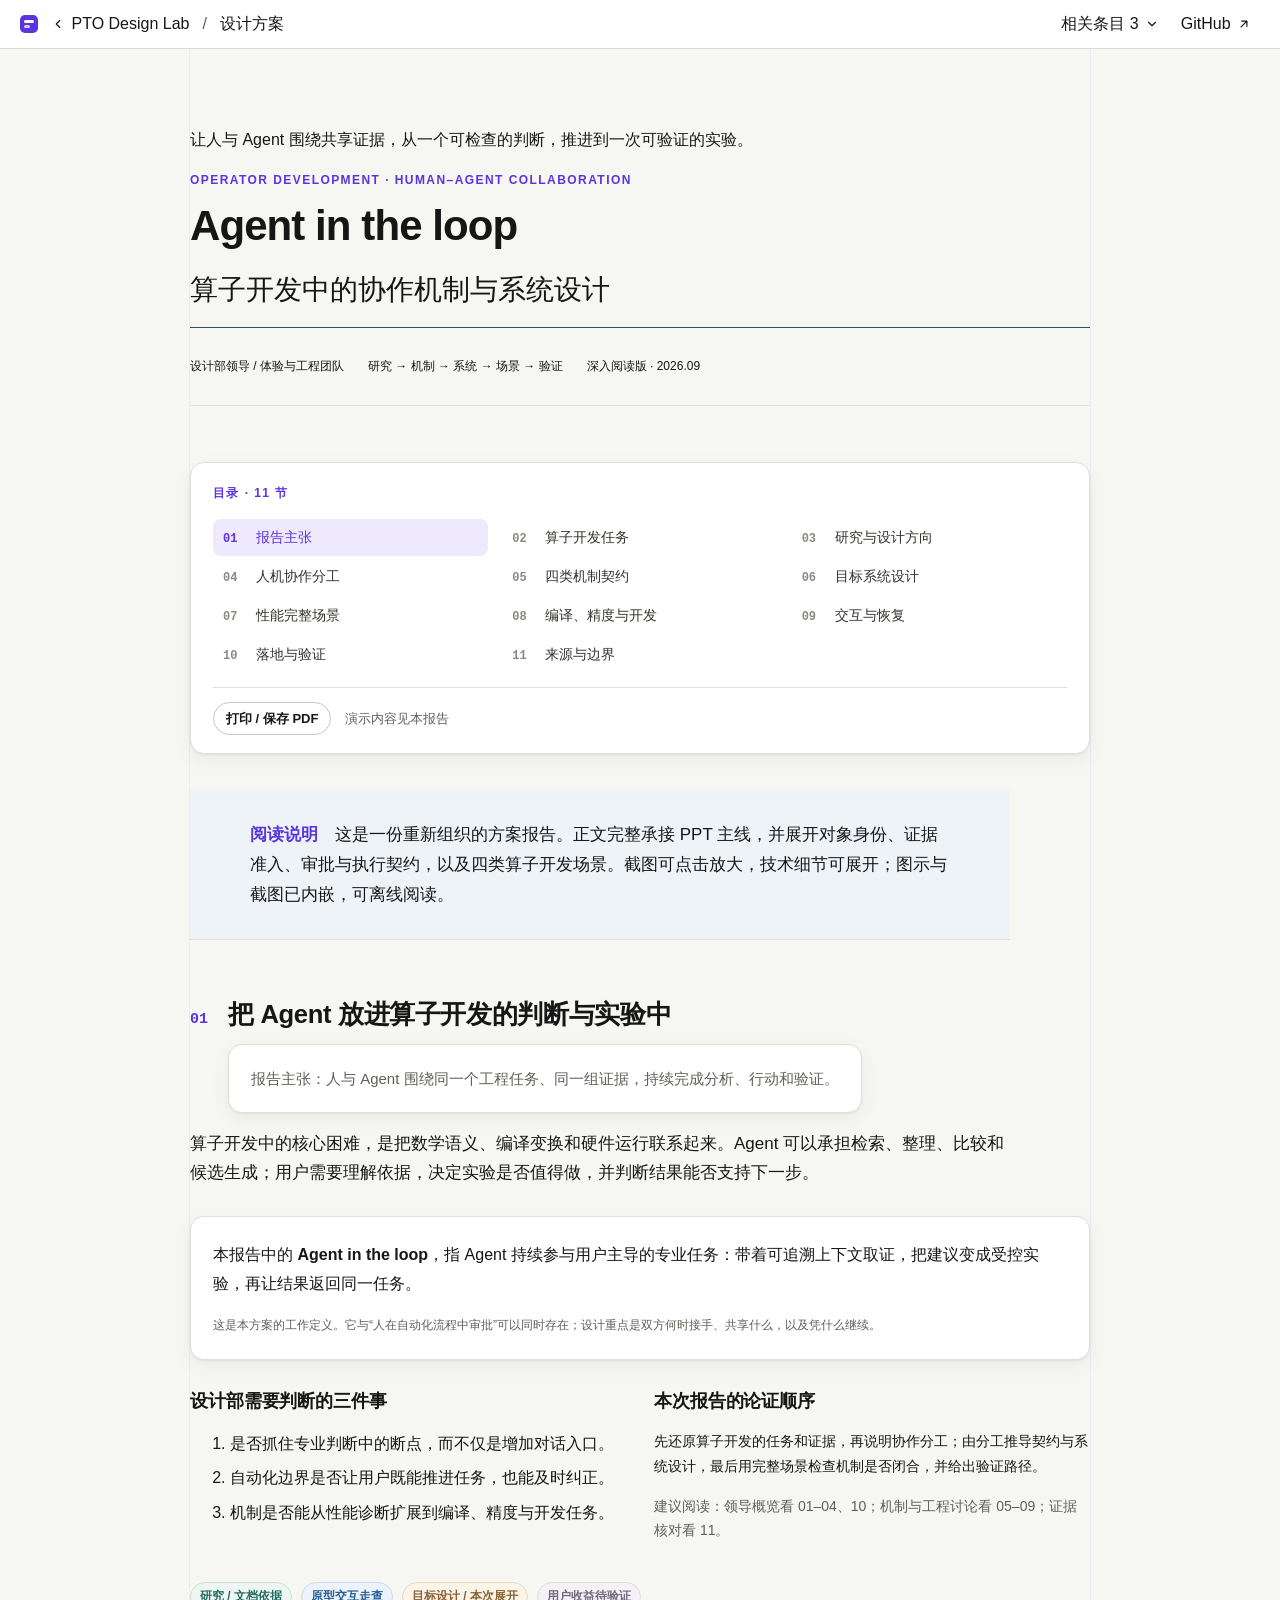
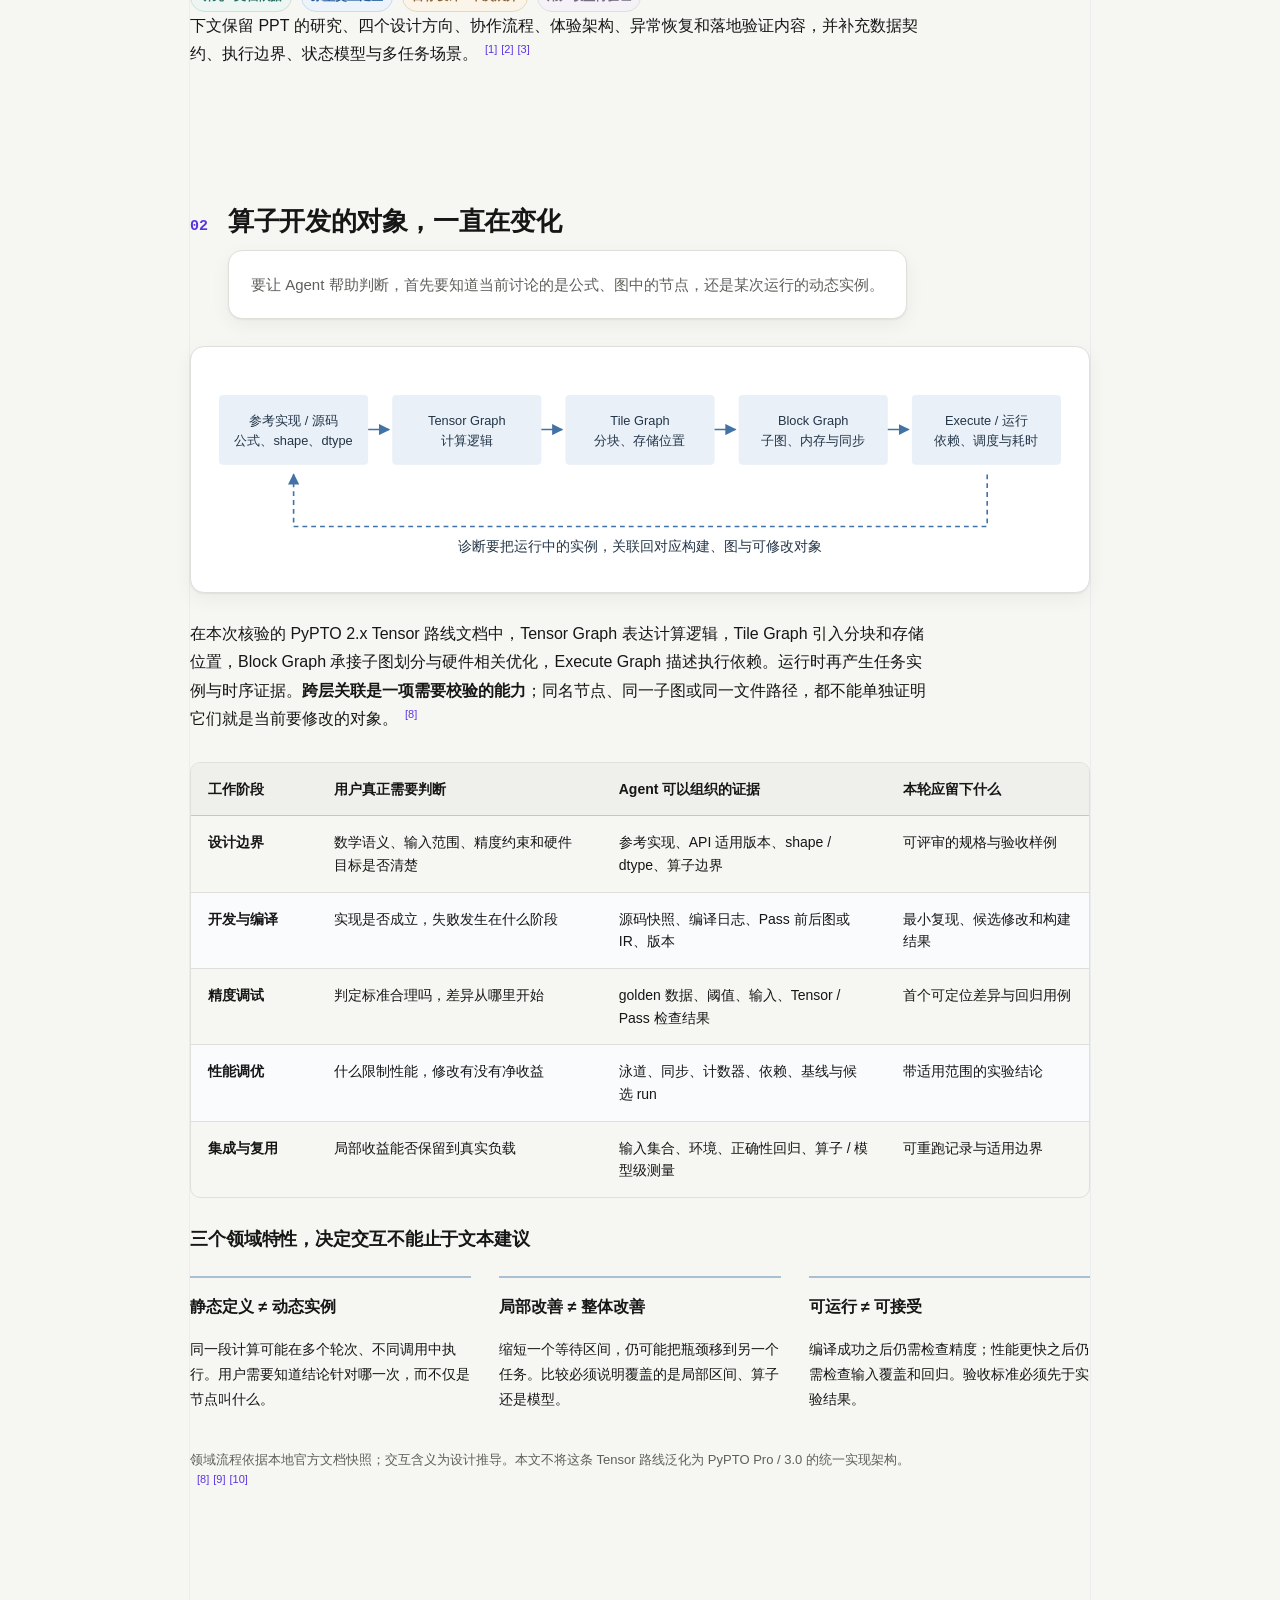
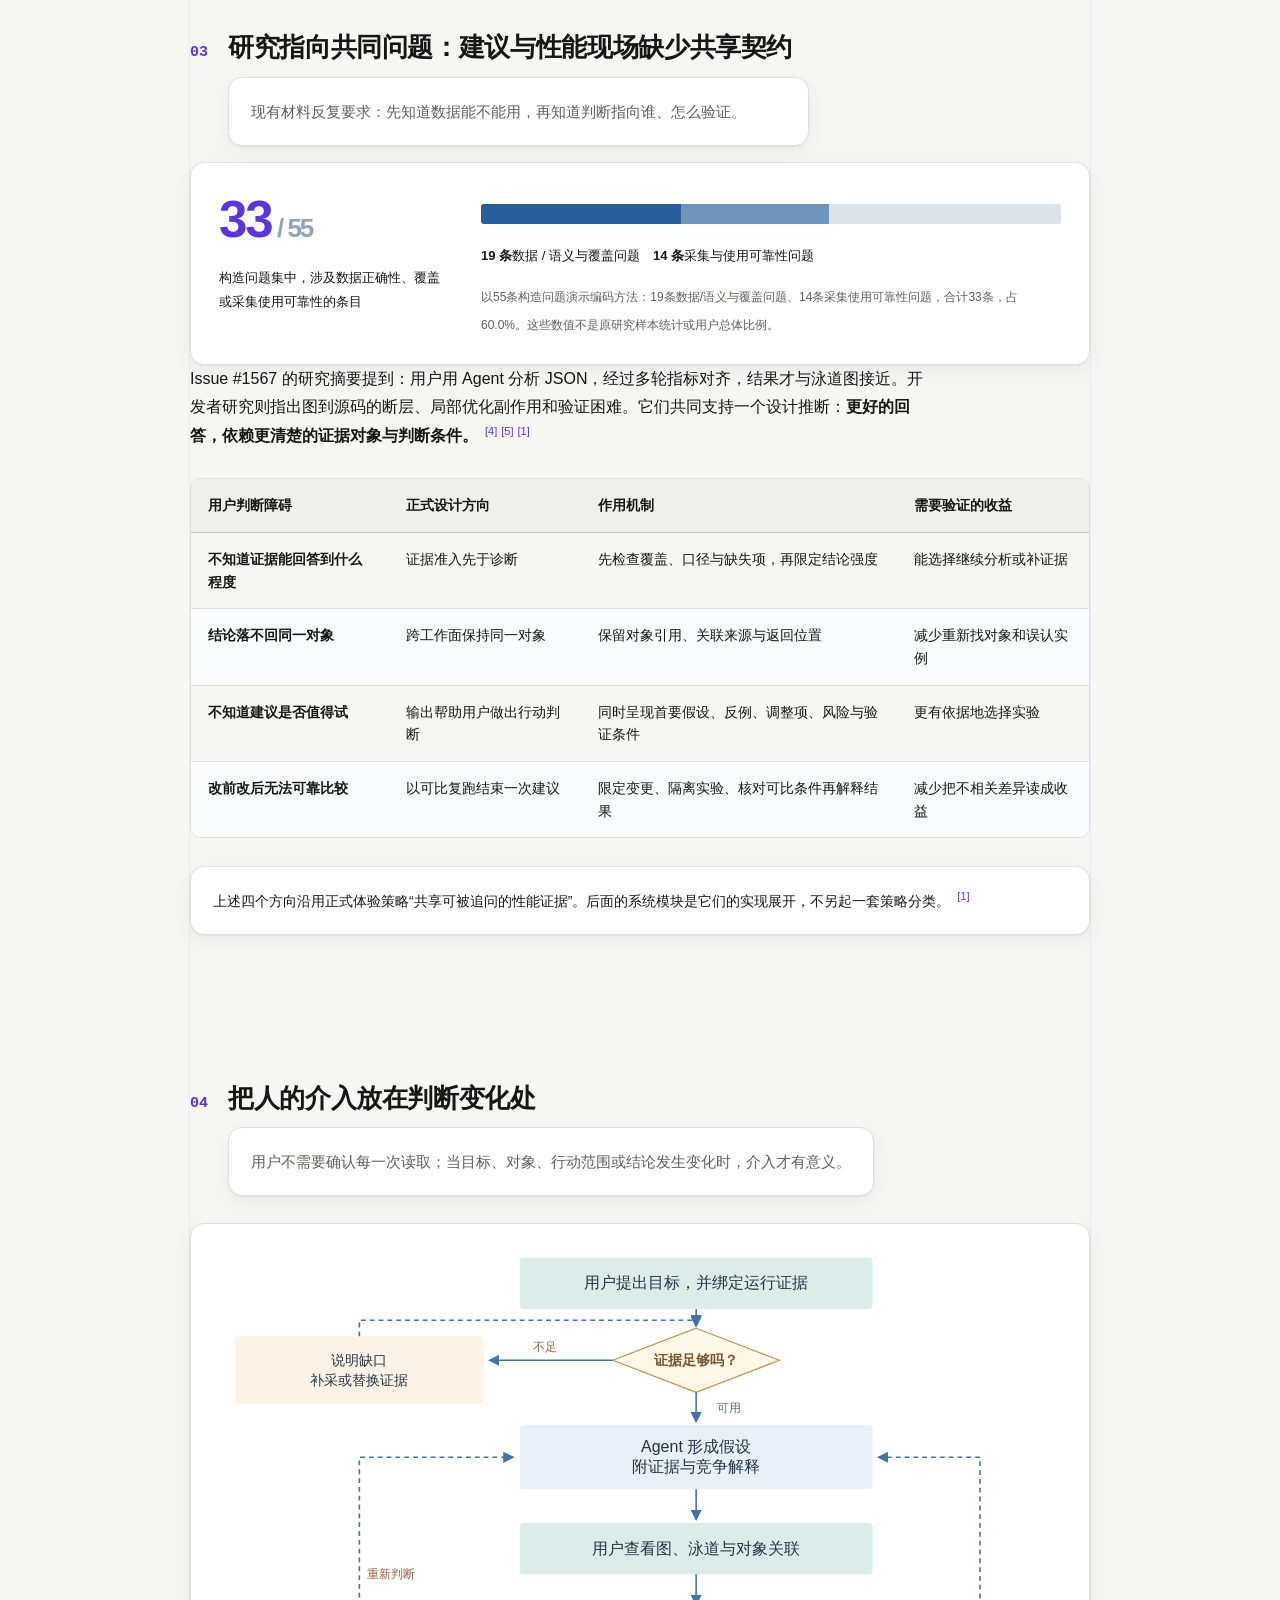
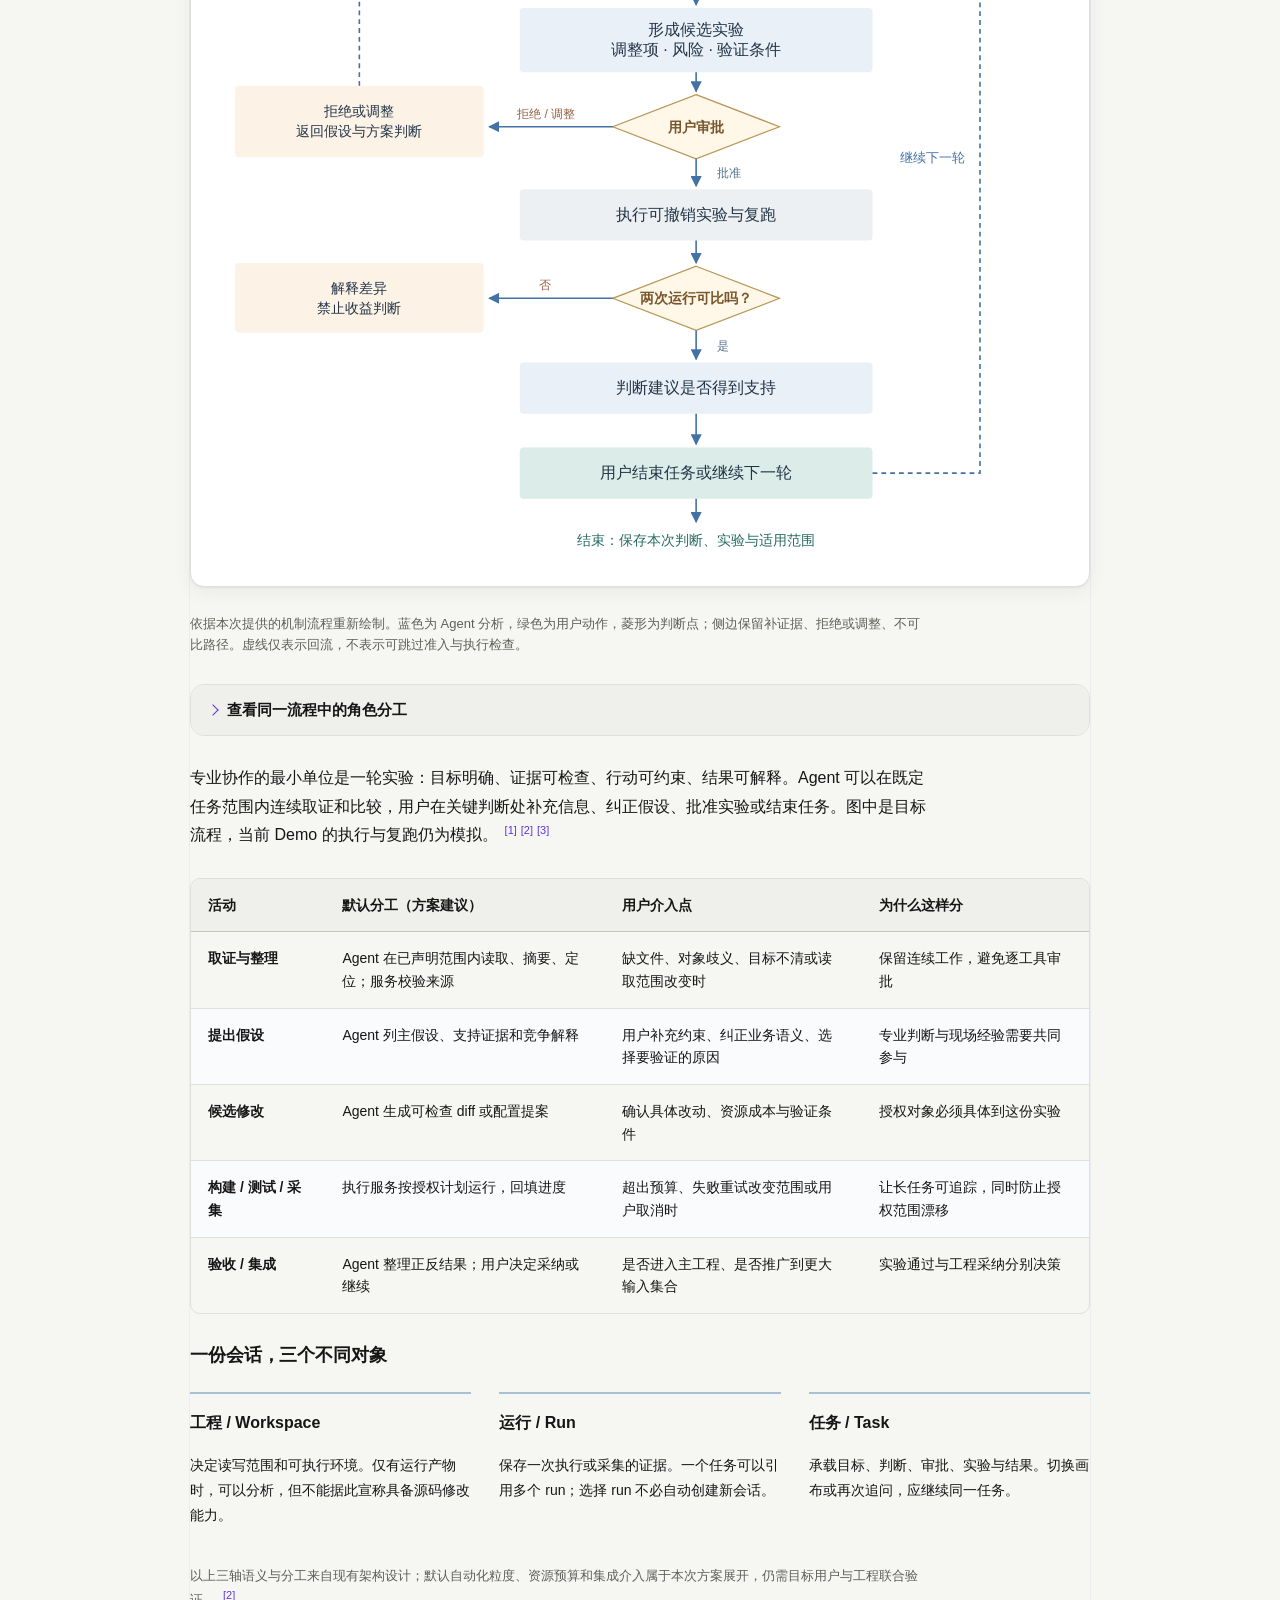
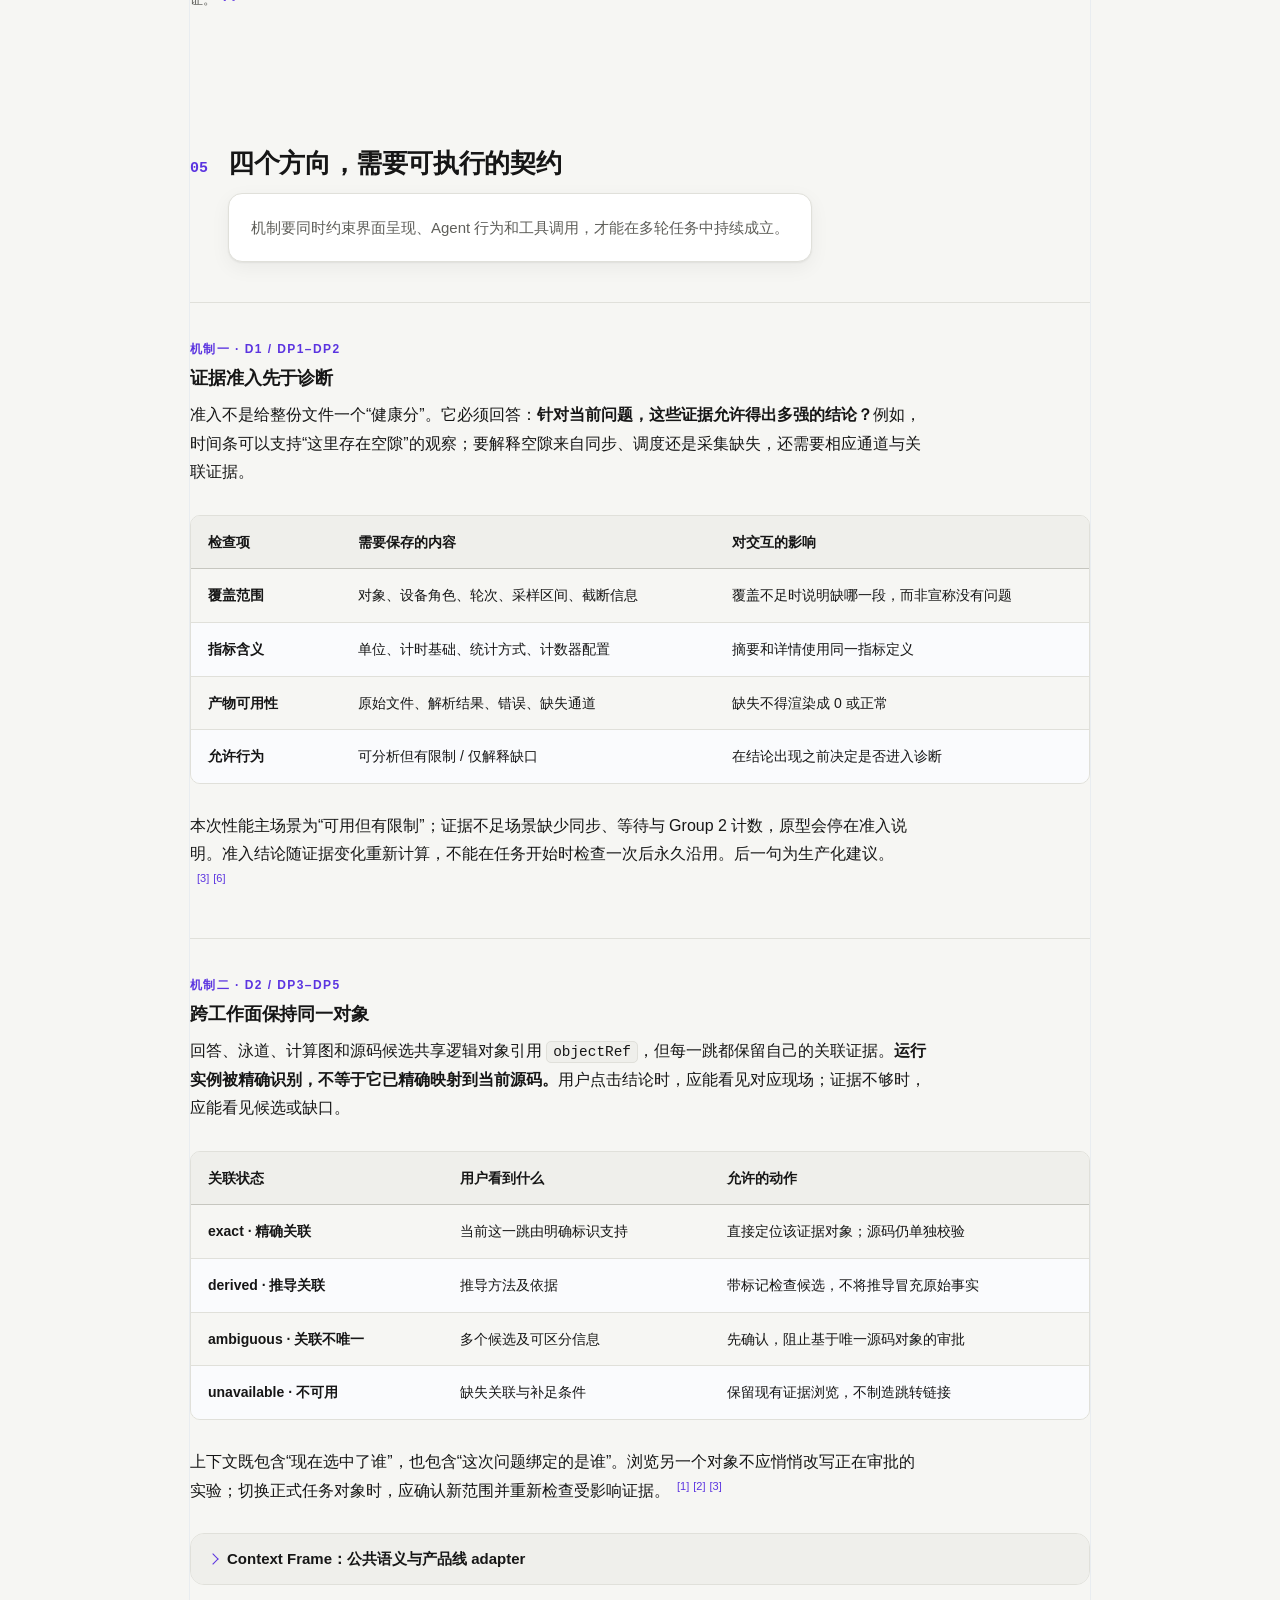
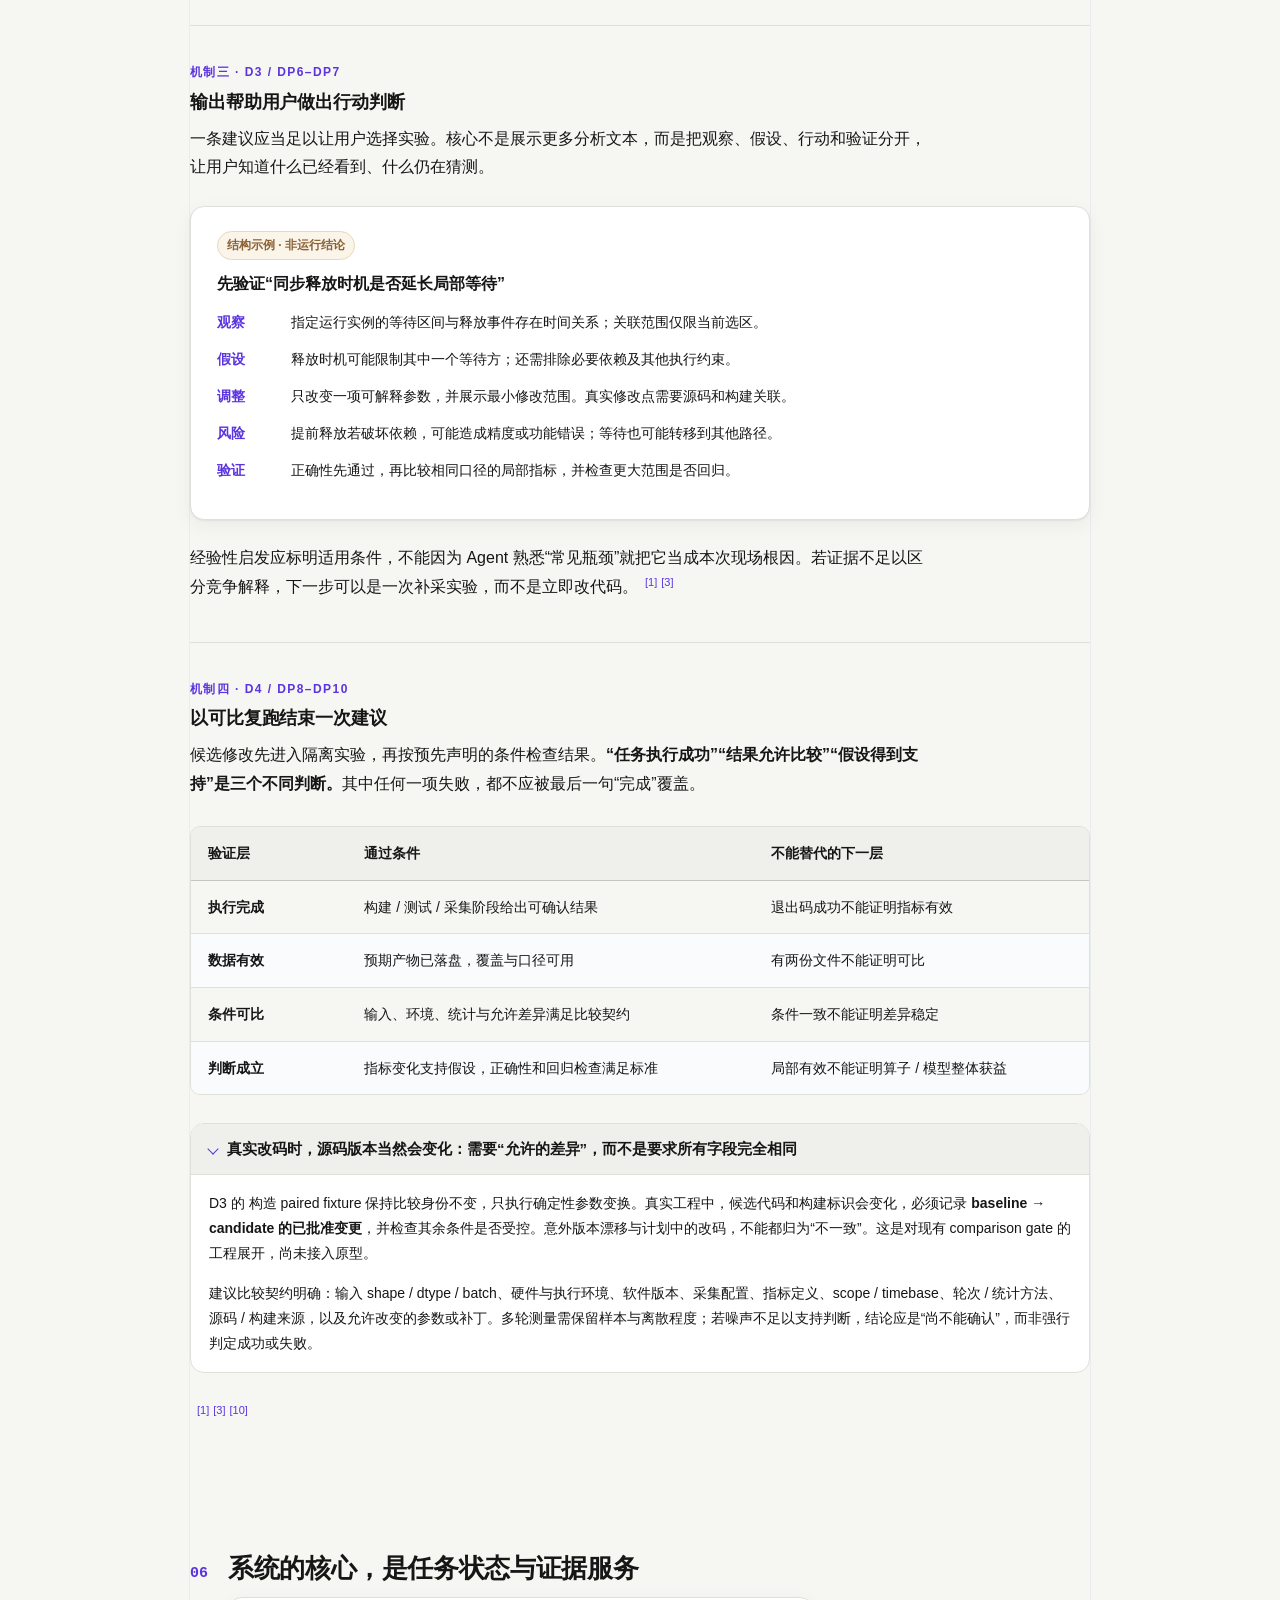
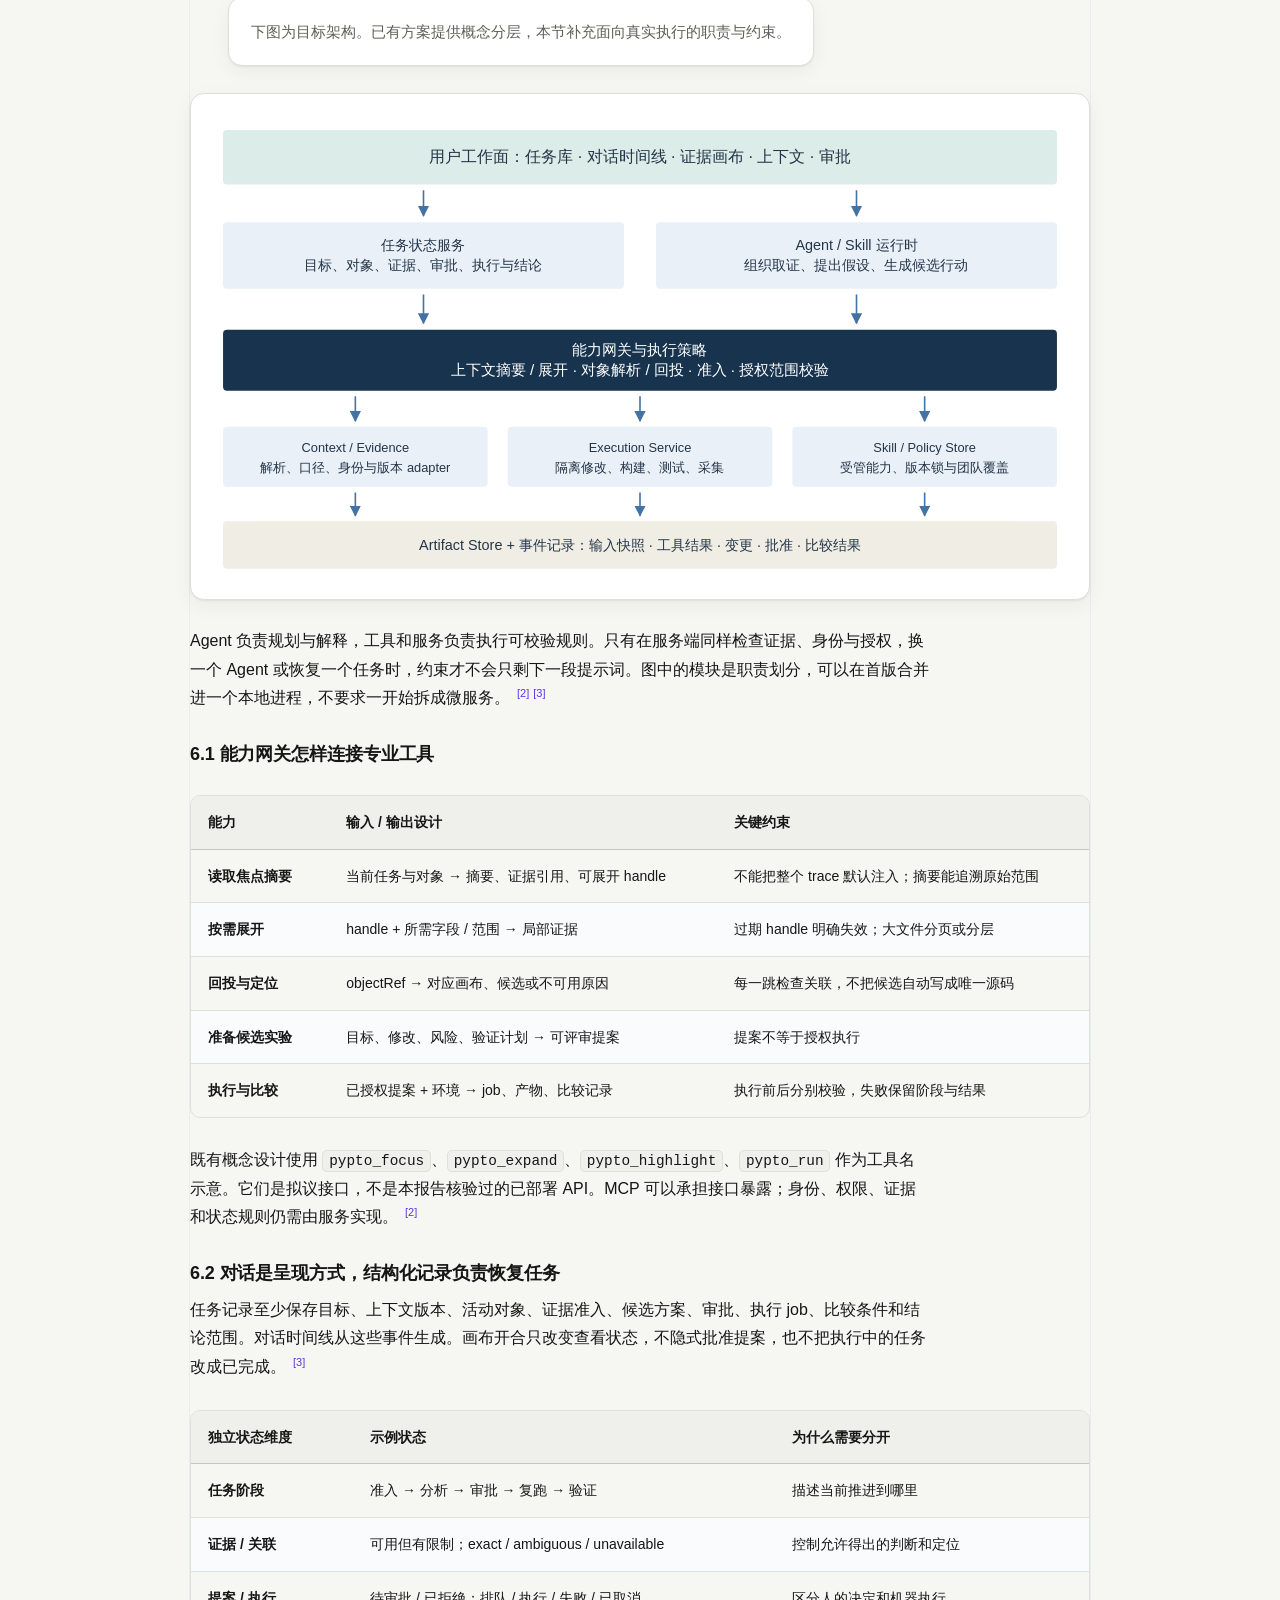
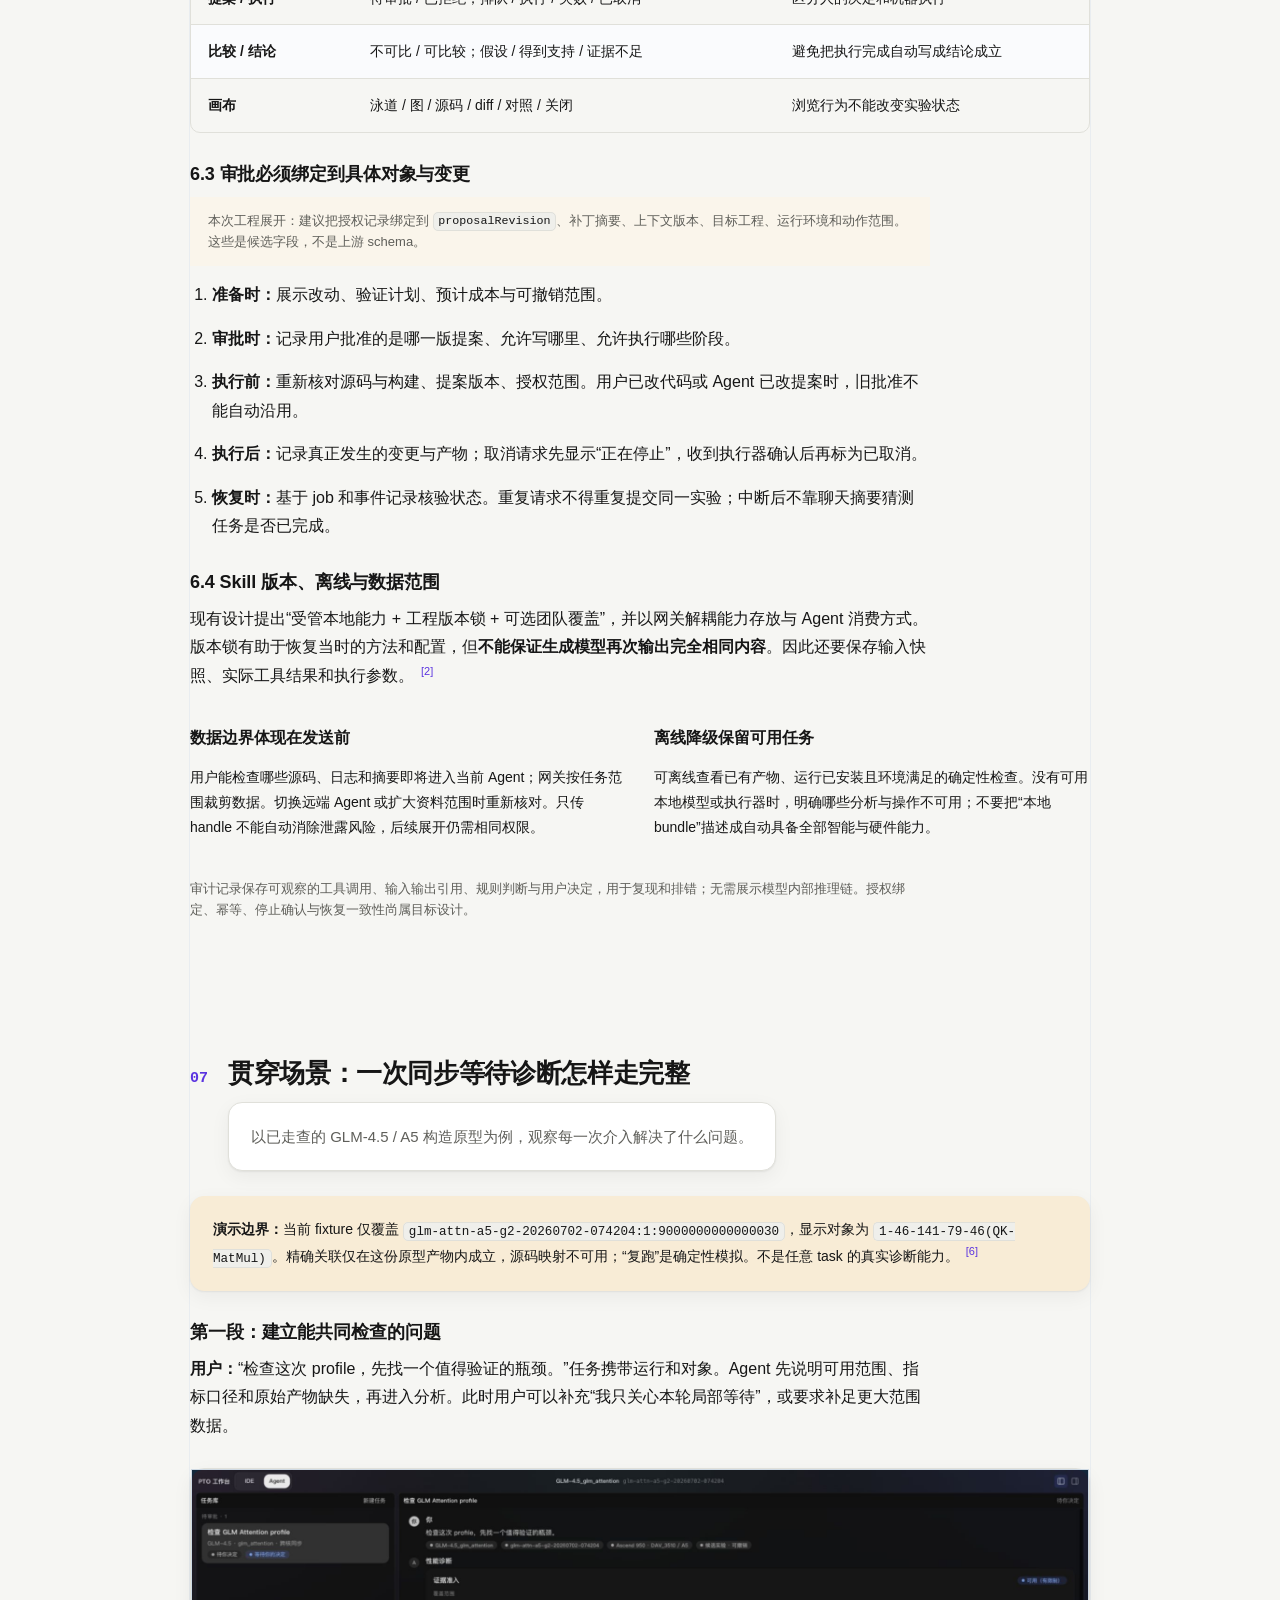
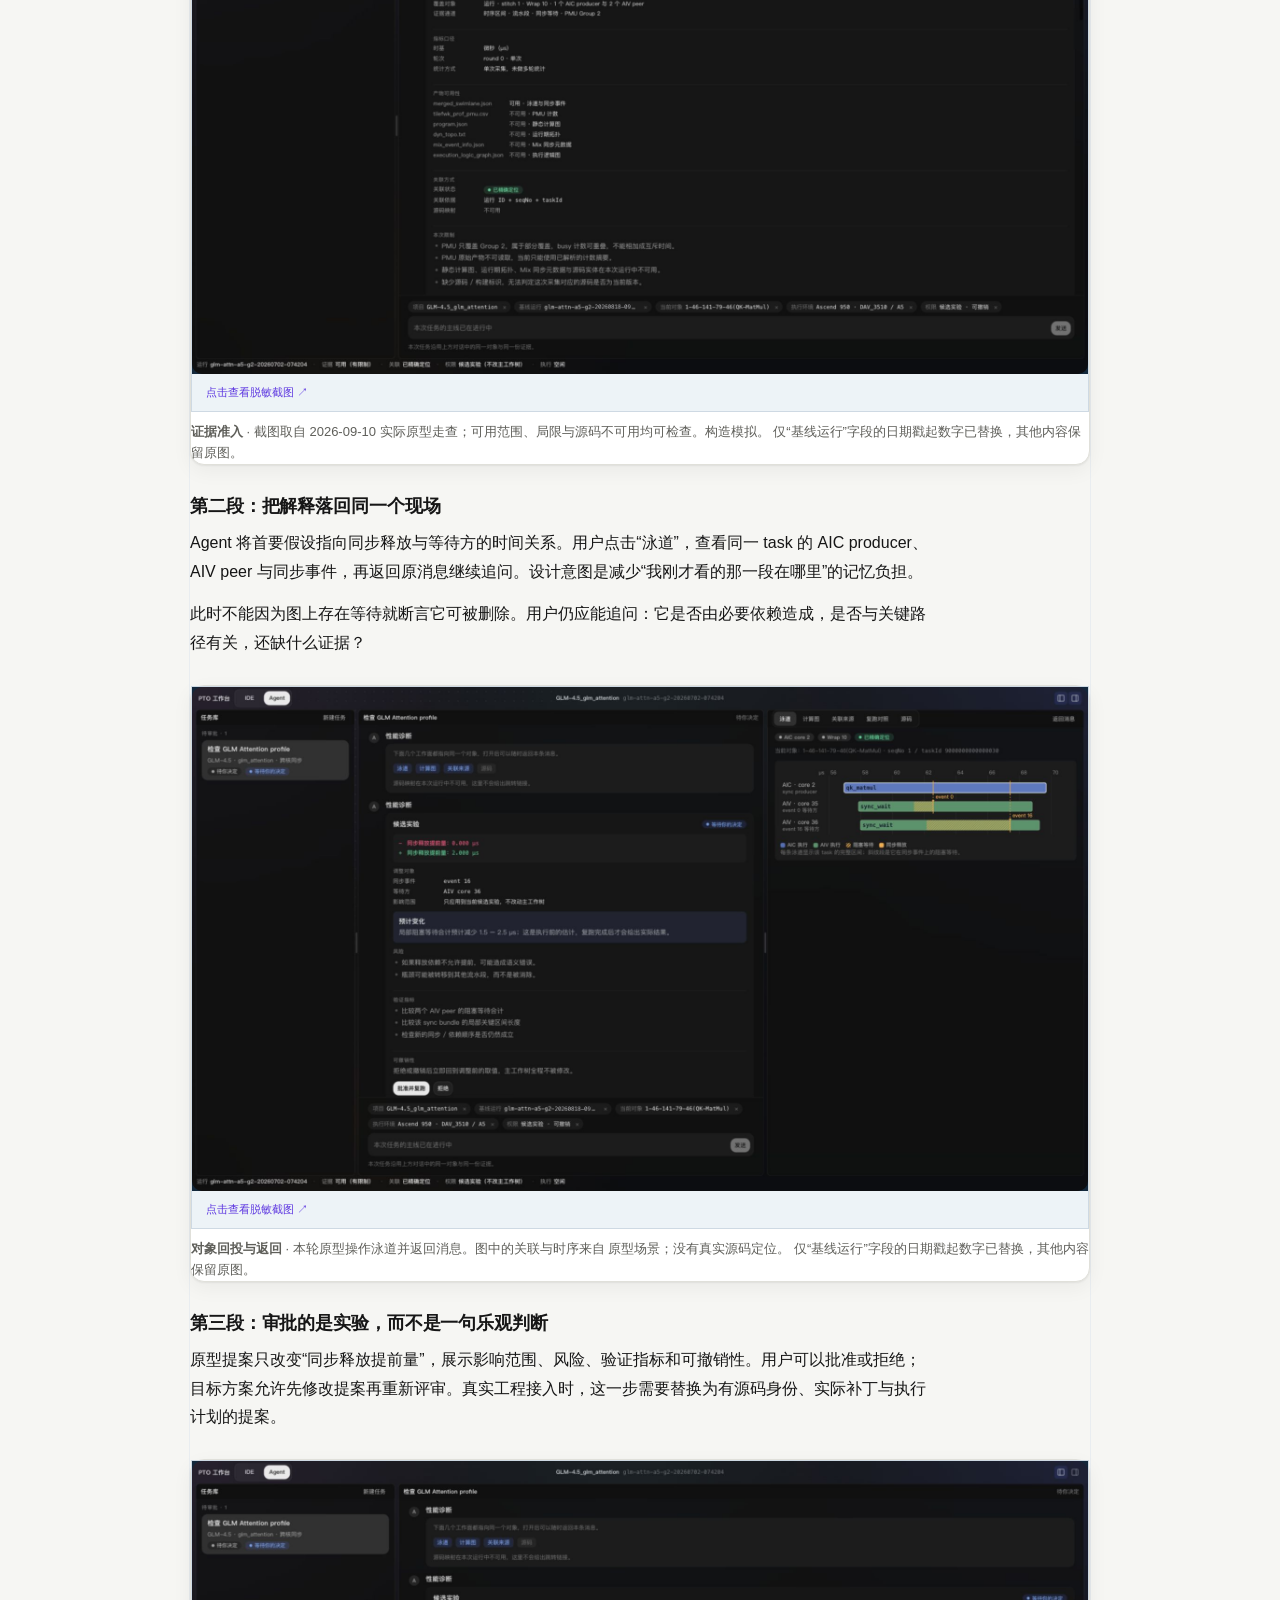
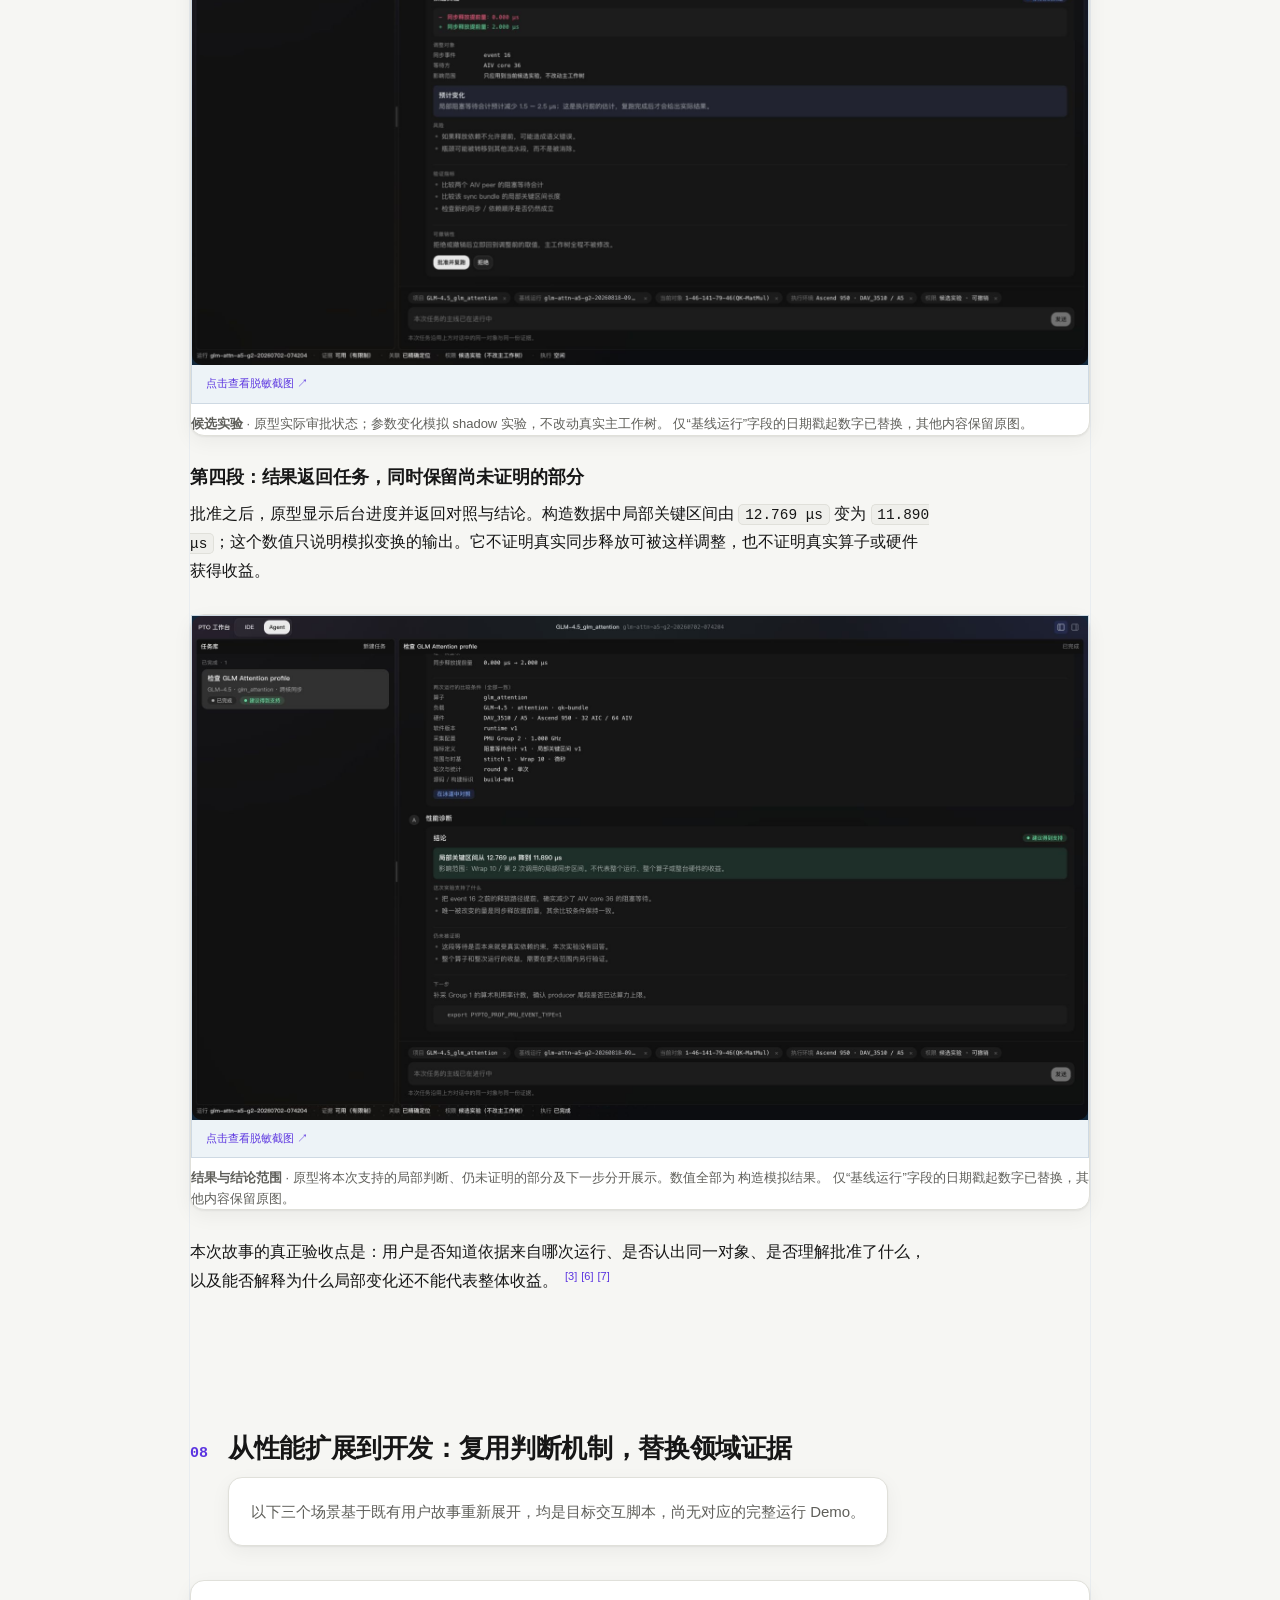
<file: design/agent-in-the-loop/index.html>
<!DOCTYPE html>
<html lang="zh-CN"><head><meta charset="utf-8"><meta name="viewport" content="width=device-width,initial-scale=1"><meta name="color-scheme" content="light"><meta name="description" content="算子开发领域 Agent in the loop 深入方案报告：研究、协作机制、系统设计、性能诊断与编译精度场景。"><title>算子开发领域的 Agent in the loop｜机制与系统设计报告</title><style>
:root{--ink:#1b2b3c;--muted:#607083;--blue:#285f9b;--teal:#276c62;--line:#dce3e8;--paper:#fff;--ground:#f4f6f8;--dark:#153149}*{box-sizing:border-box}html{scroll-behavior:smooth;scroll-padding-top:28px}body{margin:0;background:var(--ground);color:var(--ink);font-family:-apple-system,BlinkMacSystemFont,"PingFang SC","Hiragino Sans GB","Microsoft YaHei",sans-serif;font-size:16px;line-height:1.85}a{color:var(--blue);text-underline-offset:4px}button{font:inherit;cursor:pointer}button:focus-visible,a:focus-visible,summary:focus-visible,[tabindex]:focus-visible{outline:3px solid #328bdd;outline-offset:4px}.skip{position:fixed;top:-70px;left:20px;padding:10px;background:white;z-index:20}.skip:focus{top:10px}.progress{position:fixed;top:0;left:0;height:3px;background:#4a8dbf;width:0;z-index:30}.shell{max-width:1490px;margin:auto;display:grid;grid-template-columns:248px minmax(0,1fr);gap:38px;padding:0 36px}.nav{position:sticky;top:30px;height:calc(100vh - 60px);overflow:auto;padding:12px 0 35px;scrollbar-width:thin}.brand{font-size:12px;font-weight:700;letter-spacing:2px;color:var(--muted);margin-bottom:28px}.nav h2{font-size:18px;line-height:1.4;margin:0 0 8px}.nav .meta{font-size:12px;color:var(--muted);margin:0 0 25px}.nav ol{list-style:none;padding:0;margin:0}.nav li{margin:3px 0}.nav a{display:block;text-decoration:none;font-size:13px;color:var(--muted);border-left:2px solid transparent;padding:7px 12px}.nav a:hover,.nav a.active{background:#e8eef4;border-color:var(--blue);color:var(--blue)}.nav a span{display:inline-block;width:23px;color:#98a8b7;font-size:11px}.nav .tools{margin-top:28px;padding-top:20px;border-top:1px solid var(--line)}.nav button{background:none;border:1px solid #becbd6;padding:6px 12px;font-size:13px;color:var(--ink);border-radius:4px}.mobile-nav{display:none}.mobile-break{display:none}main{min-width:0;background:var(--paper);box-shadow:0 0 0 1px #e9edf0}.hero{background:var(--dark);color:#f4f9fd;padding:76px 60px 54px;overflow:hidden}.kicker{letter-spacing:3px;font-size:12px;color:#94bad9;text-transform:uppercase}.hero h1{font-size:clamp(35px,4vw,60px);line-height:1.15;font-weight:650;letter-spacing:-2px;margin:25px 0 16px}.hero h1 span{display:block;font-size:clamp(23px,2.2vw,31px);line-height:1.5;letter-spacing:0;margin-top:18px;font-weight:500}.hero p{color:#c2d7e6;max-width:790px;line-height:1.9}.hero .meta{display:flex;gap:24px;flex-wrap:wrap;border-top:1px solid #35516a;padding-top:28px;margin-top:42px;font-size:12px;color:#adcadf}.overview{padding:30px 60px;background:#eef3f7;border-bottom:1px solid var(--line);font-size:14px}.overview strong{color:var(--blue)}section{padding:58px 60px 64px;border-bottom:1px solid var(--line);scroll-margin-top:18px}.section-head{display:flex;gap:20px;margin-bottom:29px}.num{font-size:20px;color:var(--blue);padding-top:2px;font-variant-numeric:tabular-nums}h2{font-size:29px;line-height:1.45;letter-spacing:-.4px;margin:0 0 12px}h3{font-size:22px;line-height:1.6;margin:36px 0 14px}h4{font-size:17px;margin:12px 0 10px}p{margin:15px 0}.deck{color:var(--muted);margin:0;font-size:15px;line-height:1.8}.lead{font-size:20px;line-height:1.9}.muted,small,.source-note{color:var(--muted)}small{font-size:12px;line-height:1.8}.source-note{font-size:13px}.statement{border-left:4px solid var(--blue);background:#f0f5f9;padding:16px 24px;margin:28px 0}.statement p{margin:4px 0 12px}.two-col,.three-col{display:grid;gap:28px;margin:24px 0}.two-col{grid-template-columns:repeat(2,minmax(0,1fr))}.three-col{grid-template-columns:repeat(3,minmax(0,1fr))}.two-col h3{margin:0;font-size:19px}.two-col p,.three-col p{font-size:14px}.three-col>div{border-top:2px solid #a9c0d4;padding-top:15px}.badge{display:inline-block;font-size:11px;line-height:1.6;padding:4px 9px;border:1px solid var(--line);border-radius:3px}.verified{color:#276c62;background:#edf6f2;border-color:#cde1d7}.prototype{color:#285f9b;background:#edf3fa;border-color:#cbdbee}.proposed{color:#8a6235;background:#faf4e9;border-color:#e7d8bd}.pending{color:#736b80;background:#f4f1f7}.status-line{display:flex;flex-wrap:wrap;gap:9px;margin-top:22px}.table-scroll{overflow:auto;margin:22px 0;border:1px solid var(--line);border-radius:3px;scrollbar-width:thin}table{width:100%;min-width:620px;border-collapse:collapse;font-size:13px;line-height:1.85}th{background:#eef2f6;color:#334c64;text-align:left;font-weight:650;white-space:normal}td,th{padding:15px 17px;border-bottom:1px solid var(--line);vertical-align:top}td:first-child{font-weight:600;min-width:126px}tr:last-child td{border-bottom:0}td{min-width:155px}tr:nth-child(even){background:#fafbfd}code{font-family:ui-monospace,SFMono-Regular,Consolas,monospace;font-size:.83em;background:#eef1f4;color:#37546e;padding:2px 5px;border-radius:3px;overflow-wrap:anywhere}strong,b{font-weight:650}.diagram{overflow:auto;margin:27px 0;background:#fbfcfd;border:1px solid var(--line);padding:16px;border-radius:4px}.diagram svg{display:block;width:100%;min-width:720px;height:auto;font-family:inherit}.diagram text{font-family:inherit}.cites{white-space:nowrap;font-size:11px;vertical-align:super;margin-left:5px}.cites a{margin:0 2px;text-decoration:none}.callout{background:#f1f6fa;padding:19px 23px;border-left:3px solid #7095b6;font-size:14px;margin:25px 0}.amber{background:#fcf7ef;border-color:#b68a4c}.evidence-stat{display:grid;grid-template-columns:230px 1fr;gap:32px;background:#f5f8fb;padding:25px 28px;border:1px solid var(--line)}.evidence-stat strong{font-size:51px;line-height:1.25;color:var(--blue);letter-spacing:-2px}.evidence-stat strong span{font-size:26px;color:#90a5b9}.evidence-stat p{font-size:13px}.bar{display:flex;height:20px;background:#dce3e9;border-radius:3px;overflow:hidden;margin:16px 0 20px}.bar span{background:#285f9b}.eyebrow{display:block;font-size:11px;letter-spacing:1px;color:var(--blue);margin-bottom:7px}article[data-content-ref]{margin-top:40px;padding-top:10px;border-top:1px solid var(--line)}details{border:1px solid var(--line);background:#fbfcfd;border-radius:4px;padding:0 20px;margin:23px 0}summary{padding:15px 0;font-weight:600;font-size:14px;cursor:pointer;line-height:1.65}details p{font-size:14px}details .table-scroll{margin-top:0}.proposal{border:1px solid #cbd9e4;padding:23px 26px;background:#f7fafc;margin:24px 0}.proposal h4{font-size:20px}.proposal dl{display:grid;grid-template-columns:60px 1fr;gap:12px 14px;font-size:14px}.proposal dt{font-weight:700;color:var(--blue)}.proposal dd{margin:0}.proposed-note{font-size:13px;background:#faf5eb;padding:14px 18px}.steps{padding-left:24px}.steps li{margin:15px 0}.screenshot{margin:29px 0 39px}.zoom{display:block;border:1px solid #ced9e3;padding:0;background:#13283b;width:100%;line-height:0;position:relative;text-align:left}.zoom img{display:block;width:100%;height:auto}.zoom span{display:block;padding:11px 14px;background:#edf3f7;font-size:11px;line-height:1.4;color:var(--blue)}figcaption{font-size:12px;color:var(--muted);line-height:1.85;margin-top:10px}.scenario{border-top:2px solid #b4c8d9;margin-top:34px;padding-top:24px}.scenario h3{margin-top:10px}.scenario li{margin:14px 0}.roadmap{list-style:none;counter-reset:stage;padding:0}.roadmap li{counter-increment:stage;padding:20px 0 20px 62px;position:relative;border-top:1px solid var(--line)}.roadmap li:before{content:counter(stage,decimal-leading-zero);position:absolute;left:0;top:17px;font-size:27px;color:#7294b4}.roadmap p{margin:8px 0;font-size:14px}.sources{list-style:none;padding:0}.sources li{scroll-margin-top:25px;padding:13px 0;border-bottom:1px solid var(--line);font-size:14px}.sources p{font-size:12px;color:var(--muted);margin:6px 0}.closing{font-size:19px;padding-top:22px;margin-top:34px;border-top:2px solid #aac2d7}footer{padding:24px 60px 35px;font-size:12px;color:var(--muted)}dialog{border:0;padding:0;max-width:96vw;max-height:94vh;background:#13283b;color:white;border-radius:6px;box-shadow:0 10px 80px #0006}dialog::backdrop{background:#102234da}dialog header{padding:10px 16px;display:flex;gap:20px;align-items:center;justify-content:space-between;font-size:13px}dialog button{color:white;background:transparent;border:1px solid #7893a8;padding:5px 13px;border-radius:3px}dialog img{display:block;max-width:94vw;max-height:calc(90vh - 55px);object-fit:contain}.backtop{position:fixed;bottom:18px;right:18px;background:white;border:1px solid var(--line);border-radius:5px;font-size:12px;color:var(--blue);padding:9px 14px;text-decoration:none;box-shadow:0 3px 15px #1b2b3c10}@media(min-width:1500px){body{font-size:17px}main{max-width:1100px}}@media(max-width:1150px){.shell{grid-template-columns:195px minmax(0,1fr);gap:22px;padding:0 22px}.hero,section{padding-left:35px;padding-right:35px}.overview,footer{padding-left:35px;padding-right:35px}.nav a{font-size:12px;padding-left:8px}.two-col,.three-col{gap:20px}h2{font-size:26px}}@media(max-width:850px){.mobile-break{display:block}.shell{display:block;padding:0}.nav{display:none}.mobile-nav{display:block;position:relative;background:#fff;margin:0;border:0;border-radius:0;padding:0 23px}.mobile-nav ol{columns:2;padding-left:20px;font-size:12px}.mobile-nav a{text-decoration:none}.hero{padding:48px 24px 35px}.hero h1{letter-spacing:-1px}.hero .meta{gap:10px 18px}.overview,section,footer{padding-left:23px;padding-right:23px}.overview{padding-top:20px;padding-bottom:20px}section{padding-top:39px;padding-bottom:43px}h2{font-size:24px}.section-head{gap:14px}.num{font-size:16px}.lead{font-size:18px}.three-col{grid-template-columns:1fr}.two-col{grid-template-columns:1fr;gap:10px}.evidence-stat{grid-template-columns:1fr;gap:4px;padding:22px}.evidence-stat strong{font-size:43px}.diagram{padding:10px}.badge{font-size:10px}.backtop{bottom:12px;right:12px}.screenshot{margin:22px 0 28px}.scenario ol{padding-left:22px}body{font-size:15px}.statement{padding:14px 18px}.proposal{padding:18px}.proposal dl{grid-template-columns:45px 1fr;gap:10px}}@media print{@page{size:A4;margin:16mm 14mm}body{font-size:10pt;background:white}.shell{display:block;padding:0;max-width:none}.nav,.mobile-nav,.backtop,.progress,.skip,.zoom span,dialog{display:none!important}main{box-shadow:none}.hero{padding:30px;background:white;color:var(--ink);border-bottom:2px solid #23486a}.hero h1{font-size:32pt}.hero h1 span{font-size:20pt}.hero p,.hero .meta,.kicker{color:#435c73}.hero .meta{margin-top:20px}.overview{padding:18px 0;background:white}section{padding:28px 0;break-before:page}section:first-of-type{break-before:auto}h2{font-size:20pt}h3{font-size:15pt;break-after:avoid}.lead{font-size:12pt}.table-scroll{overflow:visible}table{min-width:0;font-size:9pt}td,th{padding:8px;min-width:0!important}.diagram{overflow:visible;padding:5px;break-inside:avoid}.diagram svg{min-width:0}.screenshot{break-inside:avoid;max-width:100%}.screenshot img{max-height:130mm;object-fit:contain}.sources a{color:var(--ink);text-decoration:none}details{display:block}.two-col,.three-col{gap:15px}p,li{orphans:3;widows:3}footer{padding:20px 0}*{-webkit-print-color-adjust:exact;print-color-adjust:exact}}
</style>
<!-- PDL-READING-LAYER-START -->
<link id="pdl-reading-layer" rel="stylesheet" href="../../_shared/report-reading.css?v=825d3e9441695dc2">
<style id="pdl-reading-dark">
/* 深色覆盖：由 drafts/preview/dark_overrides.py 从本报告自带 CSS 的字面颜色推导，
   按明度分档映射到深色色阶。只换颜色，不改尺寸、布局与正文。 */
:root[data-theme="dark"] button:focus-visible, :root[data-theme="dark"] a:focus-visible, :root[data-theme="dark"] summary:focus-visible, :root[data-theme="dark"] [tabindex]:focus-visible { outline: 3px solid #44444a; }
:root[data-theme="dark"] .nav a:hover, :root[data-theme="dark"] .nav a.active { background: #232327; }
:root[data-theme="dark"] .nav a span { color: #a6a6a0; }
:root[data-theme="dark"] .nav button { border: 1px solid #44444a; }
:root[data-theme="dark"] .kicker { color: #a6a6a0; }
:root[data-theme="dark"] .overview { background: #232327; }
:root[data-theme="dark"] .statement { background: #232327; }
:root[data-theme="dark"] .three-col>div { border-top: 2px solid #44444a; }
:root[data-theme="dark"] .verified { color: #ececea; background: #232327; border-color: #44444a; }
:root[data-theme="dark"] .prototype { color: #ececea; background: #232327; border-color: #44444a; }
:root[data-theme="dark"] .proposed { color: #d4d4d0; background: #232327; border-color: #44444a; }
:root[data-theme="dark"] .pending { color: #d4d4d0; background: #232327; }
:root[data-theme="dark"] th { background: #232327; color: #ececea; }
:root[data-theme="dark"] tr:nth-child(even) { background: #1a1a1d; }
:root[data-theme="dark"] code { background: #232327; color: #ececea; }
:root[data-theme="dark"] .diagram { background: #1a1a1d; }
:root[data-theme="dark"] .callout { background: #232327; border-left: 3px solid #44444a; }
:root[data-theme="dark"] .amber { background: #1a1a1d; border-color: #44444a; }
:root[data-theme="dark"] .evidence-stat { background: #1a1a1d; }
:root[data-theme="dark"] .evidence-stat strong span { color: #a6a6a0; }
:root[data-theme="dark"] .bar { background: #2e2e33; }
:root[data-theme="dark"] details { background: #1a1a1d; }
:root[data-theme="dark"] .proposal { border: 1px solid #44444a; background: #1a1a1d; }
:root[data-theme="dark"] .proposed-note { background: #232327; }
:root[data-theme="dark"] .zoom { border: 1px solid #44444a; }
:root[data-theme="dark"] .zoom span { background: #232327; }
:root[data-theme="dark"] .scenario { border-top: 2px solid #44444a; }
:root[data-theme="dark"] .roadmap li:before { color: #a6a6a0; }
:root[data-theme="dark"] .closing { border-top: 2px solid #44444a; }
:root[data-theme="dark"] dialog button { border: 1px solid #44444a; }
</style>
<script id="pdl-reading-layer-js" src="../../_shared/report-reading.js?v=825d3e9441695dc2"></script>
<!-- PDL-READING-LAYER-END -->
</head><body id="top"><a class="skip" href="#thesis">跳到报告正文</a><div class="progress" aria-hidden="true"></div><details class="mobile-nav"><summary>报告目录 · 11 个章节</summary><ol><li><a href="#thesis"><span>01</span>报告主张</a></li><li><a href="#domain"><span>02</span>算子开发任务</a></li><li><a href="#research"><span>03</span>研究与设计方向</a></li><li><a href="#collaboration"><span>04</span>人机协作分工</a></li><li><a href="#mechanisms"><span>05</span>四类机制契约</a></li><li><a href="#architecture"><span>06</span>目标系统设计</a></li><li><a href="#performance"><span>07</span>性能完整场景</a></li><li><a href="#scenarios"><span>08</span>编译、精度与开发</a></li><li><a href="#interaction"><span>09</span>交互与恢复</a></li><li><a href="#validation"><span>10</span>落地与验证</a></li><li><a href="#evidence"><span>11</span>来源与边界</a></li></ol></details><div class="shell"><aside class="nav" aria-label="报告目录"><div class="brand">PyPTOUX / DESIGN REPORT</div><h2>Agent in the loop</h2><p class="meta">算子开发 · 机制与系统设计<br>2026.09.10 · 体验方案研究</p><ol><li><a href="#thesis"><span>01</span>报告主张</a></li><li><a href="#domain"><span>02</span>算子开发任务</a></li><li><a href="#research"><span>03</span>研究与设计方向</a></li><li><a href="#collaboration"><span>04</span>人机协作分工</a></li><li><a href="#mechanisms"><span>05</span>四类机制契约</a></li><li><a href="#architecture"><span>06</span>目标系统设计</a></li><li><a href="#performance"><span>07</span>性能完整场景</a></li><li><a href="#scenarios"><span>08</span>编译、精度与开发</a></li><li><a href="#interaction"><span>09</span>交互与恢复</a></li><li><a href="#validation"><span>10</span>落地与验证</a></li><li><a href="#evidence"><span>11</span>来源与边界</a></li></ol><div class="tools"><button id="print">打印 / 保存 PDF</button><span>演示内容见本报告</span></div></aside><main><header class="hero"><div class="kicker">Operator Development · Human–Agent Collaboration</div><h1>Agent in the loop<span>算子开发中的协作机制<br class="mobile-break">与系统设计</span></h1><p>让人与 Agent 围绕共享证据，从一个可检查的判断，推进到一次可验证的实验。</p><div class="meta"><span>设计部领导 / 体验与工程团队</span><span>研究 → 机制 → 系统 → 场景 → 验证</span><span>深入阅读版 · 2026.09</span></div></header><div class="overview"><strong>阅读说明</strong>　这是一份重新组织的方案报告。正文完整承接 PPT 主线，并展开对象身份、证据准入、审批与执行契约，以及四类算子开发场景。截图可点击放大，技术细节可展开；图示与截图已内嵌，可离线阅读。</div><section id="thesis" aria-labelledby="h-thesis"><div class="section-head"><span class="num">01</span><div><h2 id="h-thesis">把 Agent 放进算子开发的判断与实验中</h2><p class="deck">报告主张：人与 Agent 围绕同一个工程任务、同一组证据，持续完成分析、行动和验证。</p></div></div>
<p class="lead">算子开发中的核心困难，是把数学语义、编译变换和硬件运行联系起来。Agent 可以承担检索、整理、比较和候选生成；用户需要理解依据，决定实验是否值得做，并判断结果能否支持下一步。</p>
<div class="statement"><p>本报告中的 <strong>Agent in the loop</strong>，指 Agent 持续参与用户主导的专业任务：带着可追溯上下文取证，把建议变成受控实验，再让结果返回同一任务。</p><small>这是本方案的工作定义。它与“人在自动化流程中审批”可以同时存在；设计重点是双方何时接手、共享什么，以及凭什么继续。</small></div>
<div class="two-col"><div><h3>设计部需要判断的三件事</h3><ol><li>是否抓住专业判断中的断点，而不仅是增加对话入口。</li><li>自动化边界是否让用户既能推进任务，也能及时纠正。</li><li>机制是否能从性能诊断扩展到编译、精度与开发任务。</li></ol></div><div><h3>本次报告的论证顺序</h3><p>先还原算子开发的任务和证据，再说明协作分工；由分工推导契约与系统设计，最后用完整场景检查机制是否闭合，并给出验证路径。</p><p class="muted">建议阅读：领导概览看 01–04、10；机制与工程讨论看 05–09；证据核对看 11。</p></div></div>
<div class="status-line"><span class="badge verified">研究 / 文档依据</span><span class="badge prototype">原型交互走查</span><span class="badge proposed">目标设计 / 本次展开</span><span class="badge pending">用户收益待验证</span></div>
<p>下文保留 PPT 的研究、四个设计方向、协作流程、体验架构、异常恢复和落地验证内容，并补充数据契约、执行边界、状态模型与多任务场景。<span class="cites"><a href="#s1" aria-label="查看来源 1">[1]</a><a href="#s2" aria-label="查看来源 2">[2]</a><a href="#s3" aria-label="查看来源 3">[3]</a></span></p>
</section><section id="domain" aria-labelledby="h-domain"><div class="section-head"><span class="num">02</span><div><h2 id="h-domain">算子开发的对象，一直在变化</h2><p class="deck">要让 Agent 帮助判断，首先要知道当前讨论的是公式、图中的节点，还是某次运行的动态实例。</p></div></div>
<div class="diagram" tabindex="0" role="region" aria-label="算子从数学语义到执行证据的多层转换，可横向滚动"><svg viewbox="0 0 1080 265" role="img" aria-label="算子从数学语义到执行证据的多层转换"><title>算子从数学语义到执行证据的多层转换</title><desc>参考实现定义目标；Tensor、Tile、Block、Execute Graph逐步变换；运行证据需要关联回相应构建和源码。</desc><defs><marker id="arrow1080265" viewbox="0 0 10 10" refx="9" refy="5" markerwidth="7" markerheight="7" orient="auto-start-reverse"><path d="M 0 0 L 10 5 L 0 10 z" fill="#4372a5"></path></marker></defs><rect x="15" y="40" width="186" height="87" rx="5" fill="#e9f0f8"></rect><text x="108.0" y="77.0" text-anchor="middle" fill="#233548" font-size="16" font-weight="500">参考实现 / 源码</text><text x="108.0" y="102.0" text-anchor="middle" fill="#233548" font-size="16" font-weight="500">公式、shape、dtype</text><path d="M 201 83 H 227" fill="none" stroke="#4372a5" stroke-width="2" marker-end="url(#arrow1080265)"></path><rect x="231" y="40" width="186" height="87" rx="5" fill="#e9f0f8"></rect><text x="324.0" y="77.0" text-anchor="middle" fill="#233548" font-size="16" font-weight="500">Tensor Graph</text><text x="324.0" y="102.0" text-anchor="middle" fill="#233548" font-size="16" font-weight="500">计算逻辑</text><path d="M 417 83 H 443" fill="none" stroke="#4372a5" stroke-width="2" marker-end="url(#arrow1080265)"></path><rect x="447" y="40" width="186" height="87" rx="5" fill="#e9f0f8"></rect><text x="540.0" y="77.0" text-anchor="middle" fill="#233548" font-size="16" font-weight="500">Tile Graph</text><text x="540.0" y="102.0" text-anchor="middle" fill="#233548" font-size="16" font-weight="500">分块、存储位置</text><path d="M 633 83 H 659" fill="none" stroke="#4372a5" stroke-width="2" marker-end="url(#arrow1080265)"></path><rect x="663" y="40" width="186" height="87" rx="5" fill="#e9f0f8"></rect><text x="756.0" y="77.0" text-anchor="middle" fill="#233548" font-size="16" font-weight="500">Block Graph</text><text x="756.0" y="102.0" text-anchor="middle" fill="#233548" font-size="16" font-weight="500">子图、内存与同步</text><path d="M 849 83 H 875" fill="none" stroke="#4372a5" stroke-width="2" marker-end="url(#arrow1080265)"></path><rect x="879" y="40" width="186" height="87" rx="5" fill="#e9f0f8"></rect><text x="972.0" y="77.0" text-anchor="middle" fill="#233548" font-size="16" font-weight="500">Execute / 运行</text><text x="972.0" y="102.0" text-anchor="middle" fill="#233548" font-size="16" font-weight="500">依赖、调度与耗时</text><path d="M 973 139 V 204 H 108 V 139" fill="none" stroke="#4372a5" stroke-width="2" stroke-dasharray="6 5" marker-end="url(#arrow1080265)"></path><text x="540" y="235" text-anchor="middle" fill="#233548" font-size="18" font-weight="500">诊断要把运行中的实例，关联回对应构建、图与可修改对象</text></svg></div>
<p>在本次核验的 PyPTO 2.x Tensor 路线文档中，Tensor Graph 表达计算逻辑，Tile Graph 引入分块和存储位置，Block Graph 承接子图划分与硬件相关优化，Execute Graph 描述执行依赖。运行时再产生任务实例与时序证据。<strong>跨层关联是一项需要校验的能力</strong>；同名节点、同一子图或同一文件路径，都不能单独证明它们就是当前要修改的对象。<span class="cites"><a href="#s8" aria-label="查看来源 8">[8]</a></span></p>
<div class="table-scroll" tabindex="0" role="region" aria-label="横向可滚动数据表"><table><thead><tr><th scope="col">工作阶段</th><th scope="col">用户真正需要判断</th><th scope="col">Agent 可以组织的证据</th><th scope="col">本轮应留下什么</th></tr></thead><tbody><tr><td>设计边界</td><td>数学语义、输入范围、精度约束和硬件目标是否清楚</td><td>参考实现、API 适用版本、shape / dtype、算子边界</td><td>可评审的规格与验收样例</td></tr><tr><td>开发与编译</td><td>实现是否成立，失败发生在什么阶段</td><td>源码快照、编译日志、Pass 前后图或 IR、版本</td><td>最小复现、候选修改和构建结果</td></tr><tr><td>精度调试</td><td>判定标准合理吗，差异从哪里开始</td><td>golden 数据、阈值、输入、Tensor / Pass 检查结果</td><td>首个可定位差异与回归用例</td></tr><tr><td>性能调优</td><td>什么限制性能，修改有没有净收益</td><td>泳道、同步、计数器、依赖、基线与候选 run</td><td>带适用范围的实验结论</td></tr><tr><td>集成与复用</td><td>局部收益能否保留到真实负载</td><td>输入集合、环境、正确性回归、算子 / 模型级测量</td><td>可重跑记录与适用边界</td></tr></tbody></table></div>
<h3>三个领域特性，决定交互不能止于文本建议</h3><div class="three-col"><div><b>静态定义 ≠ 动态实例</b><p>同一段计算可能在多个轮次、不同调用中执行。用户需要知道结论针对哪一次，而不仅是节点叫什么。</p></div><div><b>局部改善 ≠ 整体改善</b><p>缩短一个等待区间，仍可能把瓶颈移到另一个任务。比较必须说明覆盖的是局部区间、算子还是模型。</p></div><div><b>可运行 ≠ 可接受</b><p>编译成功之后仍需检查精度；性能更快之后仍需检查输入覆盖和回归。验收标准必须先于实验结果。</p></div></div>
<p class="source-note">领域流程依据本地官方文档快照；交互含义为设计推导。本文不将这条 Tensor 路线泛化为 PyPTO Pro / 3.0 的统一实现架构。<span class="cites"><a href="#s8" aria-label="查看来源 8">[8]</a><a href="#s9" aria-label="查看来源 9">[9]</a><a href="#s10" aria-label="查看来源 10">[10]</a></span></p>
</section><section id="research" aria-labelledby="h-research"><div class="section-head"><span class="num">03</span><div><h2 id="h-research">研究指向共同问题：建议与性能现场缺少共享契约</h2><p class="deck">现有材料反复要求：先知道数据能不能用，再知道判断指向谁、怎么验证。</p></div></div>
<div class="evidence-stat"><div><strong>33<span> / 55</span></strong><p>构造问题集中，涉及数据正确性、覆盖或采集使用可靠性的条目</p></div><div><div class="bar" role="img" aria-label="构造分类：55 条中 33 条属于两类证据可靠性问题，19 + 14 = 33，占 60.0%"><span style="width:34.5455%"></span><span style="width:25.4545%;background:#6f95bb"></span></div><p><b>19 条</b>数据 / 语义与覆盖问题　<b>14 条</b>采集与使用可靠性问题</p><small>以55条构造问题演示编码方法：19条数据/语义与覆盖问题、14条采集使用可靠性问题，合计33条，占60.0%。这些数值不是原研究样本统计或用户总体比例。</small></div></div>
<p>Issue #1567 的研究摘要提到：用户用 Agent 分析 JSON，经过多轮指标对齐，结果才与泳道图接近。开发者研究则指出图到源码的断层、局部优化副作用和验证困难。它们共同支持一个设计推断：<strong>更好的回答，依赖更清楚的证据对象与判断条件。</strong><span class="cites"><a href="#s4" aria-label="查看来源 4">[4]</a><a href="#s5" aria-label="查看来源 5">[5]</a><a href="#s1" aria-label="查看来源 1">[1]</a></span></p>
<div class="table-scroll" tabindex="0" role="region" aria-label="横向可滚动数据表"><table><thead><tr><th scope="col">用户判断障碍</th><th scope="col">正式设计方向</th><th scope="col">作用机制</th><th scope="col">需要验证的收益</th></tr></thead><tbody><tr><td>不知道证据能回答到什么程度</td><td>证据准入先于诊断</td><td>先检查覆盖、口径与缺失项，再限定结论强度</td><td>能选择继续分析或补证据</td></tr><tr><td>结论落不回同一对象</td><td>跨工作面保持同一对象</td><td>保留对象引用、关联来源与返回位置</td><td>减少重新找对象和误认实例</td></tr><tr><td>不知道建议是否值得试</td><td>输出帮助用户做出行动判断</td><td>同时呈现首要假设、反例、调整项、风险与验证条件</td><td>更有依据地选择实验</td></tr><tr><td>改前改后无法可靠比较</td><td>以可比复跑结束一次建议</td><td>限定变更、隔离实验、核对可比条件再解释结果</td><td>减少把不相关差异读成收益</td></tr></tbody></table></div>
<div class="callout">上述四个方向沿用正式体验策略“共享可被追问的性能证据”。后面的系统模块是它们的实现展开，不另起一套策略分类。<span class="cites"><a href="#s1" aria-label="查看来源 1">[1]</a></span></div>
</section><section id="collaboration" aria-labelledby="h-collaboration"><div class="section-head"><span class="num">04</span><div><h2 id="h-collaboration">把人的介入放在判断变化处</h2><p class="deck">用户不需要确认每一次读取；当目标、对象、行动范围或结论发生变化时，介入才有意义。</p></div></div>
<div class="diagram" tabindex="0" role="region" aria-label="人机协作机制总览：从证据准入到可比复跑，可横向滚动"><svg viewbox="0 0 1080 1160" role="img" aria-label="人机协作机制总览：从证据准入到可比复跑"><title>人机协作机制总览：从证据准入到可比复跑</title><desc>主流程依次为提出目标并绑定运行证据、证据准入、Agent假设、用户检查、候选实验、用户审批、可撤销实验与复跑、运行可比性、建议验证和结束或继续。分支包括不足补采、拒绝调整回到假设、不可比禁止收益判断以及继续下一轮。</desc><defs><marker id="arrow10801160" viewbox="0 0 10 10" refx="9" refy="5" markerwidth="7" markerheight="7" orient="auto-start-reverse"><path d="M 0 0 L 10 5 L 0 10 z" fill="#4372a5"></path></marker></defs><rect x="390" y="22" width="440" height="64" rx="5" fill="#dcece8"></rect><text x="610.0" y="60.0" text-anchor="middle" fill="#233548" font-size="20" font-weight="500">用户提出目标，并绑定运行证据</text><path d="M 610 110 L 714 150 L 610 190 L 506 150 Z" fill="#fff7e8" stroke="#b99555" stroke-width="1.5"></path><text x="610" y="156" text-anchor="middle" fill="#79572c" font-size="18" font-weight="650">证据足够吗？</text><rect x="35" y="120" width="310" height="84" rx="5" fill="#fcf3e6"></rect><text x="190.0" y="155.5" text-anchor="middle" fill="#233548" font-size="18" font-weight="500">说明缺口</text><text x="190.0" y="180.5" text-anchor="middle" fill="#233548" font-size="18" font-weight="500">补采或替换证据</text><rect x="390" y="231" width="440" height="80" rx="5" fill="#e9f0f8"></rect><text x="610.0" y="264.5" text-anchor="middle" fill="#233548" font-size="20" font-weight="500">Agent 形成假设</text><text x="610.0" y="289.5" text-anchor="middle" fill="#233548" font-size="20" font-weight="500">附证据与竞争解释</text><rect x="390" y="353" width="440" height="64" rx="5" fill="#dcece8"></rect><text x="610.0" y="391.0" text-anchor="middle" fill="#233548" font-size="20" font-weight="500">用户查看图、泳道与对象关联</text><rect x="390" y="459" width="440" height="80" rx="5" fill="#e9f0f8"></rect><text x="610.0" y="492.5" text-anchor="middle" fill="#233548" font-size="20" font-weight="500">形成候选实验</text><text x="610.0" y="517.5" text-anchor="middle" fill="#233548" font-size="20" font-weight="500">调整项 · 风险 · 验证条件</text><path d="M 610 567 L 714 607 L 610 647 L 506 607 Z" fill="#fff7e8" stroke="#b99555" stroke-width="1.5"></path><text x="610" y="613" text-anchor="middle" fill="#79572c" font-size="18" font-weight="650">用户审批</text><rect x="35" y="556" width="310" height="89" rx="5" fill="#fcf3e6"></rect><text x="190.0" y="594.0" text-anchor="middle" fill="#233548" font-size="18" font-weight="500">拒绝或调整</text><text x="190.0" y="619.0" text-anchor="middle" fill="#233548" font-size="18" font-weight="500">返回假设与方案判断</text><rect x="390" y="685" width="440" height="64" rx="5" fill="#edf0f3"></rect><text x="610.0" y="723.0" text-anchor="middle" fill="#233548" font-size="20" font-weight="500">执行可撤销实验与复跑</text><path d="M 610 781 L 714 821 L 610 861 L 506 821 Z" fill="#fff7e8" stroke="#b99555" stroke-width="1.5"></path><text x="610" y="827" text-anchor="middle" fill="#79572c" font-size="18" font-weight="650">两次运行可比吗？</text><rect x="35" y="777" width="310" height="87" rx="5" fill="#fcf3e6"></rect><text x="190.0" y="814.0" text-anchor="middle" fill="#233548" font-size="18" font-weight="500">解释差异</text><text x="190.0" y="839.0" text-anchor="middle" fill="#233548" font-size="18" font-weight="500">禁止收益判断</text><rect x="390" y="901" width="440" height="64" rx="5" fill="#e9f0f8"></rect><text x="610.0" y="939.0" text-anchor="middle" fill="#233548" font-size="20" font-weight="500">判断建议是否得到支持</text><rect x="390" y="1007" width="440" height="64" rx="5" fill="#dcece8"></rect><text x="610.0" y="1045.0" text-anchor="middle" fill="#233548" font-size="20" font-weight="500">用户结束任务或继续下一轮</text><path d="M 610 86 V 106" fill="none" stroke="#4372a5" stroke-width="2" marker-end="url(#arrow10801160)"></path><path d="M 610 190 V 227" fill="none" stroke="#4372a5" stroke-width="2" marker-end="url(#arrow10801160)"></path><path d="M 610 311 V 349" fill="none" stroke="#4372a5" stroke-width="2" marker-end="url(#arrow10801160)"></path><path d="M 610 417 V 455" fill="none" stroke="#4372a5" stroke-width="2" marker-end="url(#arrow10801160)"></path><path d="M 610 539 V 563" fill="none" stroke="#4372a5" stroke-width="2" marker-end="url(#arrow10801160)"></path><path d="M 610 647 V 681" fill="none" stroke="#4372a5" stroke-width="2" marker-end="url(#arrow10801160)"></path><path d="M 610 749 V 777" fill="none" stroke="#4372a5" stroke-width="2" marker-end="url(#arrow10801160)"></path><path d="M 610 861 V 897" fill="none" stroke="#4372a5" stroke-width="2" marker-end="url(#arrow10801160)"></path><path d="M 610 965 V 1003" fill="none" stroke="#4372a5" stroke-width="2" marker-end="url(#arrow10801160)"></path><text x="636" y="215" text-anchor="start" fill="#52718c" font-size="15" font-weight="500">可用</text><text x="636" y="670" text-anchor="start" fill="#52718c" font-size="15" font-weight="500">批准</text><text x="636" y="885" text-anchor="start" fill="#52718c" font-size="15" font-weight="500">是</text><path d="M 506 150 H 352" fill="none" stroke="#4372a5" stroke-width="2" marker-end="url(#arrow10801160)"></path><text x="421" y="139" text-anchor="middle" fill="#986144" font-size="15" font-weight="500">不足</text><path d="M 190 120 V 100 H 610 V 108" fill="none" stroke="#4372a5" stroke-width="2" stroke-dasharray="6 5" marker-end="url(#arrow10801160)"></path><path d="M 506 607 H 352" fill="none" stroke="#4372a5" stroke-width="2" marker-end="url(#arrow10801160)"></path><text x="423" y="596" text-anchor="middle" fill="#986144" font-size="15" font-weight="500">拒绝 / 调整</text><path d="M 190 556 V 271 H 382" fill="none" stroke="#4372a5" stroke-width="2" stroke-dasharray="6 5" marker-end="url(#arrow10801160)"></path><text x="200" y="421" text-anchor="start" fill="#986144" font-size="15" font-weight="500">重新判断</text><path d="M 506 821 H 352" fill="none" stroke="#4372a5" stroke-width="2" marker-end="url(#arrow10801160)"></path><text x="422" y="810" text-anchor="middle" fill="#986144" font-size="15" font-weight="500">否</text><path d="M 830 1039 H 964 V 271 H 837" fill="none" stroke="#4372a5" stroke-width="2" stroke-dasharray="6 5" marker-end="url(#arrow10801160)"></path><text x="945" y="651" text-anchor="end" fill="#4372a5" font-size="16" font-weight="500">继续下一轮</text><path d="M 610 1071 V 1100" fill="none" stroke="#4372a5" stroke-width="2" marker-end="url(#arrow10801160)"></path><text x="610" y="1129" text-anchor="middle" fill="#276c62" font-size="17" font-weight="500">结束：保存本次判断、实验与适用范围</text></svg></div>
<p class="source-note">依据本次提供的机制流程重新绘制。蓝色为 Agent 分析，绿色为用户动作，菱形为判断点；侧边保留补证据、拒绝或调整、不可比路径。虚线仅表示回流，不表示可跳过准入与执行检查。</p><details><summary>查看同一流程中的角色分工</summary><div class="diagram" tabindex="0" role="region" aria-label="目标到实验再回到任务的人机协作流程，可横向滚动"><svg viewbox="0 0 1080 425" role="img" aria-label="目标到实验再回到任务的人机协作流程"><title>目标到实验再回到任务的人机协作流程</title><desc>用户提出目标；Agent准入证据并形成假设；用户检查或纠正后审批；专业工具执行和返回结果；用户判断结束或继续。证据不足回到补采，拒绝回到分析。</desc><defs><marker id="arrow1080425" viewbox="0 0 10 10" refx="9" refy="5" markerwidth="7" markerheight="7" orient="auto-start-reverse"><path d="M 0 0 L 10 5 L 0 10 z" fill="#4372a5"></path></marker></defs><text x="20" y="97" text-anchor="start" fill="#233548" font-size="17" font-weight="700">用户</text><path d="M 125 145 H 1060" stroke="#dce3e8"></path><text x="20" y="217" text-anchor="start" fill="#233548" font-size="17" font-weight="700">Agent</text><path d="M 125 265 H 1060" stroke="#dce3e8"></path><text x="20" y="337" text-anchor="start" fill="#233548" font-size="17" font-weight="700">工具 / 服务</text><path d="M 125 385 H 1060" stroke="#dce3e8"></path><rect x="135" y="55" width="145" height="66" rx="5" fill="#dcece8"></rect><text x="207.5" y="94.0" text-anchor="middle" fill="#233548" font-size="17" font-weight="500">目标与约束</text><rect x="310" y="175" width="145" height="66" rx="5" fill="#e9f0f8"></rect><text x="382.5" y="214.0" text-anchor="middle" fill="#233548" font-size="17" font-weight="500">证据准入</text><rect x="485" y="175" width="145" height="66" rx="5" fill="#e9f0f8"></rect><text x="557.5" y="214.0" text-anchor="middle" fill="#233548" font-size="17" font-weight="500">假设与实验</text><rect x="485" y="55" width="145" height="66" rx="5" fill="#dcece8"></rect><text x="557.5" y="94.0" text-anchor="middle" fill="#233548" font-size="17" font-weight="500">检查 / 纠正</text><rect x="670" y="55" width="145" height="66" rx="5" fill="#dcece8"></rect><text x="742.5" y="94.0" text-anchor="middle" fill="#233548" font-size="17" font-weight="500">审批当前方案</text><rect x="670" y="295" width="145" height="66" rx="5" fill="#f0ede5"></rect><text x="742.5" y="334.0" text-anchor="middle" fill="#233548" font-size="17" font-weight="500">执行 / 回归</text><rect x="860" y="175" width="175" height="66" rx="5" fill="#e9f0f8"></rect><text x="947.5" y="214.0" text-anchor="middle" fill="#233548" font-size="17" font-weight="500">比较与范围说明</text><rect x="860" y="55" width="175" height="66" rx="5" fill="#dcece8"></rect><text x="947.5" y="94.0" text-anchor="middle" fill="#233548" font-size="17" font-weight="500">结束 / 下一轮</text><path d="M 208 121 V 207 H 300" fill="none" stroke="#4372a5" stroke-width="2" marker-end="url(#arrow1080425)"></path><path d="M 455 208 H 478" fill="none" stroke="#4372a5" stroke-width="2" marker-end="url(#arrow1080425)"></path><path d="M 558 175 V 128" fill="none" stroke="#4372a5" stroke-width="2" marker-end="url(#arrow1080425)"></path><path d="M 630 88 H 662" fill="none" stroke="#4372a5" stroke-width="2" marker-end="url(#arrow1080425)"></path><path d="M 743 121 V 288" fill="none" stroke="#4372a5" stroke-width="2" marker-end="url(#arrow1080425)"></path><path d="M 815 328 H 948 V 248" fill="none" stroke="#4372a5" stroke-width="2" marker-end="url(#arrow1080425)"></path><path d="M 948 175 V 128" fill="none" stroke="#4372a5" stroke-width="2" marker-end="url(#arrow1080425)"></path><path d="M 950 55 V 23 H 383 V 167" fill="none" stroke="#4372a5" stroke-width="2" stroke-dasharray="6 5" marker-end="url(#arrow1080425)"></path><text x="660" y="18" text-anchor="middle" fill="#233548" font-size="15" font-weight="500">继续时保留任务与证据；必要时重新取证</text><text x="380" y="277" text-anchor="middle" fill="#986144" font-size="15" font-weight="500">不足 → 补采 / 换证据</text><text x="740" y="267" text-anchor="middle" fill="#986144" font-size="15" font-weight="500">拒绝 → 返回分析</text></svg></div></details>
<p>专业协作的最小单位是一轮实验：目标明确、证据可检查、行动可约束、结果可解释。Agent 可以在既定任务范围内连续取证和比较，用户在关键判断处补充信息、纠正假设、批准实验或结束任务。图中是目标流程，当前 Demo 的执行与复跑仍为模拟。<span class="cites"><a href="#s1" aria-label="查看来源 1">[1]</a><a href="#s2" aria-label="查看来源 2">[2]</a><a href="#s3" aria-label="查看来源 3">[3]</a></span></p>
<div class="table-scroll" tabindex="0" role="region" aria-label="横向可滚动数据表"><table><thead><tr><th scope="col">活动</th><th scope="col">默认分工（方案建议）</th><th scope="col">用户介入点</th><th scope="col">为什么这样分</th></tr></thead><tbody><tr><td>取证与整理</td><td>Agent 在已声明范围内读取、摘要、定位；服务校验来源</td><td>缺文件、对象歧义、目标不清或读取范围改变时</td><td>保留连续工作，避免逐工具审批</td></tr><tr><td>提出假设</td><td>Agent 列主假设、支持证据和竞争解释</td><td>用户补充约束、纠正业务语义、选择要验证的原因</td><td>专业判断与现场经验需要共同参与</td></tr><tr><td>候选修改</td><td>Agent 生成可检查 diff 或配置提案</td><td>确认具体改动、资源成本与验证条件</td><td>授权对象必须具体到这份实验</td></tr><tr><td>构建 / 测试 / 采集</td><td>执行服务按授权计划运行，回填进度</td><td>超出预算、失败重试改变范围或用户取消时</td><td>让长任务可追踪，同时防止授权范围漂移</td></tr><tr><td>验收 / 集成</td><td>Agent 整理正反结果；用户决定采纳或继续</td><td>是否进入主工程、是否推广到更大输入集合</td><td>实验通过与工程采纳分别决策</td></tr></tbody></table></div>
<h3>一份会话，三个不同对象</h3><div class="three-col"><div><b>工程 / Workspace</b><p>决定读写范围和可执行环境。仅有运行产物时，可以分析，但不能据此宣称具备源码修改能力。</p></div><div><b>运行 / Run</b><p>保存一次执行或采集的证据。一个任务可以引用多个 run；选择 run 不必自动创建新会话。</p></div><div><b>任务 / Task</b><p>承载目标、判断、审批、实验与结果。切换画布或再次追问，应继续同一任务。</p></div></div>
<p class="source-note">以上三轴语义与分工来自现有架构设计；默认自动化粒度、资源预算和集成介入属于本次方案展开，仍需目标用户与工程联合验证。<span class="cites"><a href="#s2" aria-label="查看来源 2">[2]</a></span></p>
</section><section id="mechanisms" aria-labelledby="h-mechanisms"><div class="section-head"><span class="num">05</span><div><h2 id="h-mechanisms">四个方向，需要可执行的契约</h2><p class="deck">机制要同时约束界面呈现、Agent 行为和工具调用，才能在多轮任务中持续成立。</p></div></div><article data-content-ref="D1" data-content-name="证据准入先于诊断"><h3><span class="eyebrow">机制一 · D1 / DP1–DP2</span>证据准入先于诊断</h3><p>准入不是给整份文件一个“健康分”。它必须回答：<strong>针对当前问题，这些证据允许得出多强的结论？</strong>例如，时间条可以支持“这里存在空隙”的观察；要解释空隙来自同步、调度还是采集缺失，还需要相应通道与关联证据。</p><div class="table-scroll" tabindex="0" role="region" aria-label="横向可滚动数据表"><table><thead><tr><th scope="col">检查项</th><th scope="col">需要保存的内容</th><th scope="col">对交互的影响</th></tr></thead><tbody><tr><td>覆盖范围</td><td>对象、设备角色、轮次、采样区间、截断信息</td><td>覆盖不足时说明缺哪一段，而非宣称没有问题</td></tr><tr><td>指标含义</td><td>单位、计时基础、统计方式、计数器配置</td><td>摘要和详情使用同一指标定义</td></tr><tr><td>产物可用性</td><td>原始文件、解析结果、错误、缺失通道</td><td>缺失不得渲染成 0 或正常</td></tr><tr><td>允许行为</td><td>可分析但有限制 / 仅解释缺口</td><td>在结论出现之前决定是否进入诊断</td></tr></tbody></table></div><p>本次性能主场景为“可用但有限制”；证据不足场景缺少同步、等待与 Group 2 计数，原型会停在准入说明。准入结论随证据变化重新计算，不能在任务开始时检查一次后永久沿用。后一句为生产化建议。<span class="cites"><a href="#s3" aria-label="查看来源 3">[3]</a><a href="#s6" aria-label="查看来源 6">[6]</a></span></p></article><article data-content-ref="D2" data-content-name="跨工作面保持同一对象"><h3><span class="eyebrow">机制二 · D2 / DP3–DP5</span>跨工作面保持同一对象</h3><p>回答、泳道、计算图和源码候选共享逻辑对象引用 <code>objectRef</code>，但每一跳都保留自己的关联证据。<strong>运行实例被精确识别，不等于它已精确映射到当前源码。</strong>用户点击结论时，应能看见对应现场；证据不够时，应能看见候选或缺口。</p><div class="table-scroll" tabindex="0" role="region" aria-label="横向可滚动数据表"><table><thead><tr><th scope="col">关联状态</th><th scope="col">用户看到什么</th><th scope="col">允许的动作</th></tr></thead><tbody><tr><td>exact · 精确关联</td><td>当前这一跳由明确标识支持</td><td>直接定位该证据对象；源码仍单独校验</td></tr><tr><td>derived · 推导关联</td><td>推导方法及依据</td><td>带标记检查候选，不将推导冒充原始事实</td></tr><tr><td>ambiguous · 关联不唯一</td><td>多个候选及可区分信息</td><td>先确认，阻止基于唯一源码对象的审批</td></tr><tr><td>unavailable · 不可用</td><td>缺失关联与补足条件</td><td>保留现有证据浏览，不制造跳转链接</td></tr></tbody></table></div><p>上下文既包含“现在选中了谁”，也包含“这次问题绑定的是谁”。浏览另一个对象不应悄悄改写正在审批的实验；切换正式任务对象时，应确认新范围并重新检查受影响证据。<span class="cites"><a href="#s1" aria-label="查看来源 1">[1]</a><a href="#s2" aria-label="查看来源 2">[2]</a><a href="#s3" aria-label="查看来源 3">[3]</a></span></p><details><summary>Context Frame：公共语义与产品线 adapter</summary><p>现有设计包含 <code>productLine</code>、<code>schemaVersion</code>、<code>handle</code>、<code>focus</code>、<code>objectRef</code>、<code>runtimeInstance</code>、<code>sourceAnchor</code>、<code>joinMethod</code>、<code>confidenceClass</code>、<code>candidates</code>、<code>evidenceHealth</code>、<code>runComparisonIdentity</code>、<code>staleness</code>、<code>rawIds</code>。</p><p>公共字段描述语义；adapter 保存各产品线原始 literal。不同层的 task、function 与源码不能靠同名字段直接相连。本文不定义新的 PyPTO 3.0 字段转换，也不把这份 Context 设计说成上游已有公共 API。</p></details></article><article data-content-ref="D3" data-content-name="输出帮助用户做出行动判断"><h3><span class="eyebrow">机制三 · D3 / DP6–DP7</span>输出帮助用户做出行动判断</h3><p>一条建议应当足以让用户选择实验。核心不是展示更多分析文本，而是把观察、假设、行动和验证分开，让用户知道什么已经看到、什么仍在猜测。</p><div class="proposal"><span class="badge proposed">结构示例 · 非运行结论</span><h4>先验证“同步释放时机是否延长局部等待”</h4><dl><dt>观察</dt><dd>指定运行实例的等待区间与释放事件存在时间关系；关联范围仅限当前选区。</dd><dt>假设</dt><dd>释放时机可能限制其中一个等待方；还需排除必要依赖及其他执行约束。</dd><dt>调整</dt><dd>只改变一项可解释参数，并展示最小修改范围。真实修改点需要源码和构建关联。</dd><dt>风险</dt><dd>提前释放若破坏依赖，可能造成精度或功能错误；等待也可能转移到其他路径。</dd><dt>验证</dt><dd>正确性先通过，再比较相同口径的局部指标，并检查更大范围是否回归。</dd></dl></div><p>经验性启发应标明适用条件，不能因为 Agent 熟悉“常见瓶颈”就把它当成本次现场根因。若证据不足以区分竞争解释，下一步可以是一次补采实验，而不是立即改代码。<span class="cites"><a href="#s1" aria-label="查看来源 1">[1]</a><a href="#s3" aria-label="查看来源 3">[3]</a></span></p></article><article data-content-ref="D4" data-content-name="以可比复跑结束一次建议"><h3><span class="eyebrow">机制四 · D4 / DP8–DP10</span>以可比复跑结束一次建议</h3><p>候选修改先进入隔离实验，再按预先声明的条件检查结果。<strong>“任务执行成功”“结果允许比较”“假设得到支持”是三个不同判断。</strong>其中任何一项失败，都不应被最后一句“完成”覆盖。</p><div class="table-scroll" tabindex="0" role="region" aria-label="横向可滚动数据表"><table><thead><tr><th scope="col">验证层</th><th scope="col">通过条件</th><th scope="col">不能替代的下一层</th></tr></thead><tbody><tr><td>执行完成</td><td>构建 / 测试 / 采集阶段给出可确认结果</td><td>退出码成功不能证明指标有效</td></tr><tr><td>数据有效</td><td>预期产物已落盘，覆盖与口径可用</td><td>有两份文件不能证明可比</td></tr><tr><td>条件可比</td><td>输入、环境、统计与允许差异满足比较契约</td><td>条件一致不能证明差异稳定</td></tr><tr><td>判断成立</td><td>指标变化支持假设，正确性和回归检查满足标准</td><td>局部有效不能证明算子 / 模型整体获益</td></tr></tbody></table></div><details open><summary>真实改码时，源码版本当然会变化：需要“允许的差异”，而不是要求所有字段完全相同</summary><p>D3 的 构造 paired fixture 保持比较身份不变，只执行确定性参数变换。真实工程中，候选代码和构建标识会变化，必须记录 <strong>baseline → candidate 的已批准变更</strong>，并检查其余条件是否受控。意外版本漂移与计划中的改码，不能都归为“不一致”。这是对现有 comparison gate 的工程展开，尚未接入原型。</p><p>建议比较契约明确：输入 shape / dtype / batch、硬件与执行环境、软件版本、采集配置、指标定义、scope / timebase、轮次 / 统计方法、源码 / 构建来源，以及允许改变的参数或补丁。多轮测量需保留样本与离散程度；若噪声不足以支持判断，结论应是“尚不能确认”，而非强行判定成功或失败。</p></details><span class="cites"><a href="#s1" aria-label="查看来源 1">[1]</a><a href="#s3" aria-label="查看来源 3">[3]</a><a href="#s10" aria-label="查看来源 10">[10]</a></span></article></section><section id="architecture" aria-labelledby="h-architecture"><div class="section-head"><span class="num">06</span><div><h2 id="h-architecture">系统的核心，是任务状态与证据服务</h2><p class="deck">下图为目标架构。已有方案提供概念分层，本节补充面向真实执行的职责与约束。</p></div></div>
<div class="diagram" tabindex="0" role="region" aria-label="Agent in the loop目标系统架构，可横向滚动"><svg viewbox="0 0 1080 590" role="img" aria-label="Agent in the loop目标系统架构"><title>Agent in the loop目标系统架构</title><desc>用户工作面连接任务状态服务；Agent运行时通过能力网关使用上下文、证据、身份和策略服务；执行服务运行隔离构建测试采集；artifact与事件记录结果，回填原任务。</desc><defs><marker id="arrow1080590" viewbox="0 0 10 10" refx="9" refy="5" markerwidth="7" markerheight="7" orient="auto-start-reverse"><path d="M 0 0 L 10 5 L 0 10 z" fill="#4372a5"></path></marker></defs><rect x="20" y="25" width="1040" height="68" rx="5" fill="#dcece8"></rect><text x="540.0" y="65.0" text-anchor="middle" fill="#233548" font-size="20" font-weight="500">用户工作面：任务库 · 对话时间线 · 证据画布 · 上下文 · 审批</text><rect x="20" y="140" width="500" height="83" rx="5" fill="#e9f0f8"></rect><text x="270.0" y="175.0" text-anchor="middle" fill="#233548" font-size="18" font-weight="500">任务状态服务</text><text x="270.0" y="200.0" text-anchor="middle" fill="#233548" font-size="18" font-weight="500">目标、对象、证据、审批、执行与结论</text><rect x="560" y="140" width="500" height="83" rx="5" fill="#e9f0f8"></rect><text x="810.0" y="175.0" text-anchor="middle" fill="#233548" font-size="18" font-weight="500">Agent / Skill 运行时</text><text x="810.0" y="200.0" text-anchor="middle" fill="#233548" font-size="18" font-weight="500">组织取证、提出假设、生成候选行动</text><path d="M 270 100 V 132" fill="none" stroke="#4372a5" stroke-width="2" marker-end="url(#arrow1080590)"></path><path d="M 810 100 V 132" fill="none" stroke="#4372a5" stroke-width="2" marker-end="url(#arrow1080590)"></path><rect x="20" y="274" width="1040" height="76" rx="5" fill="#17334d"></rect><text x="540.0" y="305.5" text-anchor="middle" fill="#ffffff" font-size="19" font-weight="500">能力网关与执行策略</text><text x="540.0" y="330.5" text-anchor="middle" fill="#ffffff" font-size="19" font-weight="500">上下文摘要 / 展开 · 对象解析 / 回投 · 准入 · 授权范围校验</text><path d="M 270 230 V 266" fill="none" stroke="#4372a5" stroke-width="2" marker-end="url(#arrow1080590)"></path><path d="M 810 230 V 266" fill="none" stroke="#4372a5" stroke-width="2" marker-end="url(#arrow1080590)"></path><rect x="20" y="395" width="330" height="75" rx="5" fill="#e9f0f8"></rect><text x="185.0" y="426.0" text-anchor="middle" fill="#233548" font-size="16" font-weight="500">Context / Evidence</text><text x="185.0" y="451.0" text-anchor="middle" fill="#233548" font-size="16" font-weight="500">解析、口径、身份与版本 adapter</text><path d="M 185 357 V 388" fill="none" stroke="#4372a5" stroke-width="2" marker-end="url(#arrow1080590)"></path><rect x="375" y="395" width="330" height="75" rx="5" fill="#e9f0f8"></rect><text x="540.0" y="426.0" text-anchor="middle" fill="#233548" font-size="16" font-weight="500">Execution Service</text><text x="540.0" y="451.0" text-anchor="middle" fill="#233548" font-size="16" font-weight="500">隔离修改、构建、测试、采集</text><path d="M 540 357 V 388" fill="none" stroke="#4372a5" stroke-width="2" marker-end="url(#arrow1080590)"></path><rect x="730" y="395" width="330" height="75" rx="5" fill="#e9f0f8"></rect><text x="895.0" y="426.0" text-anchor="middle" fill="#233548" font-size="16" font-weight="500">Skill / Policy Store</text><text x="895.0" y="451.0" text-anchor="middle" fill="#233548" font-size="16" font-weight="500">受管能力、版本锁与团队覆盖</text><path d="M 895 357 V 388" fill="none" stroke="#4372a5" stroke-width="2" marker-end="url(#arrow1080590)"></path><rect x="20" y="513" width="1040" height="59" rx="5" fill="#f0ede5"></rect><text x="540.0" y="548.5" text-anchor="middle" fill="#233548" font-size="18" font-weight="500">Artifact Store + 事件记录：输入快照 · 工具结果 · 变更 · 批准 · 比较结果</text><path d="M 185 477 V 506" fill="none" stroke="#4372a5" stroke-width="2" marker-end="url(#arrow1080590)"></path><path d="M 540 477 V 506" fill="none" stroke="#4372a5" stroke-width="2" marker-end="url(#arrow1080590)"></path><path d="M 895 477 V 506" fill="none" stroke="#4372a5" stroke-width="2" marker-end="url(#arrow1080590)"></path></svg></div>
<p>Agent 负责规划与解释，工具和服务负责执行可校验规则。只有在服务端同样检查证据、身份与授权，换一个 Agent 或恢复一个任务时，约束才不会只剩下一段提示词。图中的模块是职责划分，可以在首版合并进一个本地进程，不要求一开始拆成微服务。<span class="cites"><a href="#s2" aria-label="查看来源 2">[2]</a><a href="#s3" aria-label="查看来源 3">[3]</a></span></p>
<h3>6.1 能力网关怎样连接专业工具</h3>
<div class="table-scroll" tabindex="0" role="region" aria-label="横向可滚动数据表"><table><thead><tr><th scope="col">能力</th><th scope="col">输入 / 输出设计</th><th scope="col">关键约束</th></tr></thead><tbody><tr><td>读取焦点摘要</td><td>当前任务与对象 → 摘要、证据引用、可展开 handle</td><td>不能把整个 trace 默认注入；摘要能追溯原始范围</td></tr><tr><td>按需展开</td><td>handle + 所需字段 / 范围 → 局部证据</td><td>过期 handle 明确失效；大文件分页或分层</td></tr><tr><td>回投与定位</td><td>objectRef → 对应画布、候选或不可用原因</td><td>每一跳检查关联，不把候选自动写成唯一源码</td></tr><tr><td>准备候选实验</td><td>目标、修改、风险、验证计划 → 可评审提案</td><td>提案不等于授权执行</td></tr><tr><td>执行与比较</td><td>已授权提案 + 环境 → job、产物、比较记录</td><td>执行前后分别校验，失败保留阶段与结果</td></tr></tbody></table></div>
<p>既有概念设计使用 <code>pypto_focus</code>、<code>pypto_expand</code>、<code>pypto_highlight</code>、<code>pypto_run</code> 作为工具名示意。它们是拟议接口，不是本报告核验过的已部署 API。MCP 可以承担接口暴露；身份、权限、证据和状态规则仍需由服务实现。<span class="cites"><a href="#s2" aria-label="查看来源 2">[2]</a></span></p>
<h3>6.2 对话是呈现方式，结构化记录负责恢复任务</h3>
<p>任务记录至少保存目标、上下文版本、活动对象、证据准入、候选方案、审批、执行 job、比较条件和结论范围。对话时间线从这些事件生成。画布开合只改变查看状态，不隐式批准提案，也不把执行中的任务改成已完成。<span class="cites"><a href="#s3" aria-label="查看来源 3">[3]</a></span></p>
<div class="table-scroll" tabindex="0" role="region" aria-label="横向可滚动数据表"><table><thead><tr><th scope="col">独立状态维度</th><th scope="col">示例状态</th><th scope="col">为什么需要分开</th></tr></thead><tbody><tr><td>任务阶段</td><td>准入 → 分析 → 审批 → 复跑 → 验证</td><td>描述当前推进到哪里</td></tr><tr><td>证据 / 关联</td><td>可用但有限制；exact / ambiguous / unavailable</td><td>控制允许得出的判断和定位</td></tr><tr><td>提案 / 执行</td><td>待审批 / 已拒绝；排队 / 执行 / 失败 / 已取消</td><td>区分人的决定和机器执行</td></tr><tr><td>比较 / 结论</td><td>不可比 / 可比较；假设 / 得到支持 / 证据不足</td><td>避免把执行完成自动写成结论成立</td></tr><tr><td>画布</td><td>泳道 / 图 / 源码 / diff / 对照 / 关闭</td><td>浏览行为不能改变实验状态</td></tr></tbody></table></div>
<h3>6.3 审批必须绑定到具体对象与变更</h3>
<p class="proposed-note">本次工程展开：建议把授权记录绑定到 <code>proposalRevision</code>、补丁摘要、上下文版本、目标工程、运行环境和动作范围。这些是候选字段，不是上游 schema。</p>
<ol class="steps"><li><b>准备时：</b>展示改动、验证计划、预计成本与可撤销范围。</li><li><b>审批时：</b>记录用户批准的是哪一版提案、允许写哪里、允许执行哪些阶段。</li><li><b>执行前：</b>重新核对源码与构建、提案版本、授权范围。用户已改代码或 Agent 已改提案时，旧批准不能自动沿用。</li><li><b>执行后：</b>记录真正发生的变更与产物；取消请求先显示“正在停止”，收到执行器确认后再标为已取消。</li><li><b>恢复时：</b>基于 job 和事件记录核验状态。重复请求不得重复提交同一实验；中断后不靠聊天摘要猜测任务是否已完成。</li></ol>
<h3>6.4 Skill 版本、离线与数据范围</h3>
<p>现有设计提出“受管本地能力 + 工程版本锁 + 可选团队覆盖”，并以网关解耦能力存放与 Agent 消费方式。版本锁有助于恢复当时的方法和配置，但<strong>不能保证生成模型再次输出完全相同内容</strong>。因此还要保存输入快照、实际工具结果和执行参数。<span class="cites"><a href="#s2" aria-label="查看来源 2">[2]</a></span></p>
<div class="two-col"><div><h4>数据边界体现在发送前</h4><p>用户能检查哪些源码、日志和摘要即将进入当前 Agent；网关按任务范围裁剪数据。切换远端 Agent 或扩大资料范围时重新核对。只传 handle 不能自动消除泄露风险，后续展开仍需相同权限。</p></div><div><h4>离线降级保留可用任务</h4><p>可离线查看已有产物、运行已安装且环境满足的确定性检查。没有可用本地模型或执行器时，明确哪些分析与操作不可用；不要把“本地 bundle”描述成自动具备全部智能与硬件能力。</p></div></div>
<p class="source-note">审计记录保存可观察的工具调用、输入输出引用、规则判断与用户决定，用于复现和排错；无需展示模型内部推理链。授权绑定、幂等、停止确认与恢复一致性尚属目标设计。</p>
</section><section id="performance" aria-labelledby="h-performance"><div class="section-head"><span class="num">07</span><div><h2 id="h-performance">贯穿场景：一次同步等待诊断怎样走完整</h2><p class="deck">以已走查的 GLM-4.5 / A5 构造原型为例，观察每一次介入解决了什么问题。</p></div></div>
<div class="callout amber"><b>演示边界：</b>当前 fixture 仅覆盖 <code>glm-attn-a5-g2-20260702-074204:1:9000000000000030</code>，显示对象为 <code>1-46-141-79-46(QK-MatMul)</code>。精确关联仅在这份原型产物内成立，源码映射不可用；“复跑”是确定性模拟。不是任意 task 的真实诊断能力。<span class="cites"><a href="#s6" aria-label="查看来源 6">[6]</a></span></div>
<h3>第一段：建立能共同检查的问题</h3><p><b>用户：</b>“检查这次 profile，先找一个值得验证的瓶颈。”任务携带运行和对象。Agent 先说明可用范围、指标口径和原始产物缺失，再进入分析。此时用户可以补充“我只关心本轮局部等待”，或要求补足更大范围数据。</p>
<figure class="screenshot"><button class="zoom" aria-label="放大：证据准入"><img loading="lazy" src="assets/prototype-1.png" alt="证据准入：PTO Agent 工作台原型脱敏截图，构造交互场景"><span>点击查看脱敏截图 ↗</span></button><figcaption><b>证据准入</b> · 截图取自 2026-09-10 实际原型走查；可用范围、局限与源码不可用均可检查。构造模拟。<span> 仅“基线运行”字段的日期戳起数字已替换，其他内容保留原图。</span></figcaption></figure>
<h3>第二段：把解释落回同一个现场</h3><p>Agent 将首要假设指向同步释放与等待方的时间关系。用户点击“泳道”，查看同一 task 的 AIC producer、AIV peer 与同步事件，再返回原消息继续追问。设计意图是减少“我刚才看的那一段在哪里”的记忆负担。</p><p>此时不能因为图上存在等待就断言它可被删除。用户仍应能追问：它是否由必要依赖造成，是否与关键路径有关，还缺什么证据？</p>
<figure class="screenshot"><button class="zoom" aria-label="放大：对象回投与返回"><img loading="lazy" src="assets/prototype-2.png" alt="对象回投与返回：PTO Agent 工作台原型脱敏截图，构造交互场景"><span>点击查看脱敏截图 ↗</span></button><figcaption><b>对象回投与返回</b> · 本轮原型操作泳道并返回消息。图中的关联与时序来自 原型场景；没有真实源码定位。<span> 仅“基线运行”字段的日期戳起数字已替换，其他内容保留原图。</span></figcaption></figure>
<h3>第三段：审批的是实验，而不是一句乐观判断</h3><p>原型提案只改变“同步释放提前量”，展示影响范围、风险、验证指标和可撤销性。用户可以批准或拒绝；目标方案允许先修改提案再重新评审。真实工程接入时，这一步需要替换为有源码身份、实际补丁与执行计划的提案。</p>
<figure class="screenshot"><button class="zoom" aria-label="放大：候选实验"><img loading="lazy" src="assets/prototype-3.png" alt="候选实验：PTO Agent 工作台原型脱敏截图，构造交互场景"><span>点击查看脱敏截图 ↗</span></button><figcaption><b>候选实验</b> · 原型实际审批状态；参数变化模拟 shadow 实验，不改动真实主工作树。<span> 仅“基线运行”字段的日期戳起数字已替换，其他内容保留原图。</span></figcaption></figure>
<h3>第四段：结果返回任务，同时保留尚未证明的部分</h3><p>批准之后，原型显示后台进度并返回对照与结论。构造数据中局部关键区间由 <code>12.769 μs</code> 变为 <code>11.890 μs</code>；这个数值只说明模拟变换的输出。它不证明真实同步释放可被这样调整，也不证明真实算子或硬件获得收益。</p>
<figure class="screenshot"><button class="zoom" aria-label="放大：结果与结论范围"><img loading="lazy" src="assets/prototype-4.png" alt="结果与结论范围：PTO Agent 工作台原型脱敏截图，构造交互场景"><span>点击查看脱敏截图 ↗</span></button><figcaption><b>结果与结论范围</b> · 原型将本次支持的局部判断、仍未证明的部分及下一步分开展示。数值全部为 构造模拟结果。<span> 仅“基线运行”字段的日期戳起数字已替换，其他内容保留原图。</span></figcaption></figure>
<p>本次故事的真正验收点是：用户是否知道依据来自哪次运行、是否认出同一对象、是否理解批准了什么，以及能否解释为什么局部变化还不能代表整体收益。<span class="cites"><a href="#s3" aria-label="查看来源 3">[3]</a><a href="#s6" aria-label="查看来源 6">[6]</a><a href="#s7" aria-label="查看来源 7">[7]</a></span></p>
</section><section id="scenarios" aria-labelledby="h-scenarios"><div class="section-head"><span class="num">08</span><div><h2 id="h-scenarios">从性能扩展到开发：复用判断机制，替换领域证据</h2><p class="deck">以下三个场景基于既有用户故事重新展开，均是目标交互脚本，尚无对应的完整运行 Demo。</p></div></div>
<article class="scenario"><span class="badge proposed">目标场景 A</span><h3>编译失败：从“报错在哪”推进到“什么条件触发了失败”</h3><p><b>触发：</b>用户在某算子编译失败后，选择日志条目发起任务：“这个配置为什么编不过？”</p><ol><li><b>建立复现条件：</b>绑定源码、编译器版本、输入规格和编译参数；收集失败阶段与完整日志。不能仅凭最后一行错误定位根因。</li><li><b>并排检查证据：</b>有对应产物时打开 Pass 前后图或 IR。Agent 解释观察到的变化，同时区分“错误暴露阶段”和“错误引入阶段”。</li><li><b>提出最小实验：</b>保留原问题特征，缩小输入或配置。用户确认缩小后的用例仍代表原始失败，而不是新的问题。</li><li><b>评审候选修复：</b>展示受影响代码与假设，执行重新编译；编译通过后继续跑语义和精度回归。</li></ol><p><b>停止点：</b>缺少前后产物时，可以解释日志和指导补采，不能虚构 Pass 变化。<b>完成标准：</b>原始复现通过，相关回归通过，并说明修复适用范围。<span class="cites"><a href="#s2" aria-label="查看来源 2">[2]</a><a href="#s8" aria-label="查看来源 8">[8]</a></span></p></article>
<article class="scenario"><span class="badge proposed">目标场景 B</span><h3>精度异常：先确认判定合理，再寻找最早可定位差异</h3><p><b>触发：</b>用户选中异常结果：“为什么这里与 golden 对不上？”</p><ol><li><b>校验判定标准：</b>确认输入、dtype、参考实现、误差阈值与可复现性。让用户确认业务可接受的精度范围，Agent 不应为了让测试变绿而自行放宽阈值。</li><li><b>缩小问题：</b>按可用工具和产物定位较早的异常阶段或中间量。标出“首次观测到的差异”，不直接等同于已证明的根因。</li><li><b>组织竞争解释：</b>计算路径、数据类型、实现公式或中间数据覆盖等都可能成为假设；只有得到对应证据时才进一步确认。</li><li><b>进行最小修复实验：</b>用户检查修改后，先重跑原异常，再覆盖边界输入，最后重新评估性能代价。</li></ol><p><b>能力限制：</b>本次核验的 2.x 文档明确区分 Tensor Graph / Pass 检查与上板中间数据检查，并说明不支持自动进行 Pass 间对比。因此“Agent 自动找到所有阶段的首错”只能是待接入能力，不能写成现有工具保证。<span class="cites"><a href="#s9" aria-label="查看来源 9">[9]</a></span></p><p><b>完成标准：</b>在声明的输入集合和阈值下回归通过；若只是规避一个输入，应报告为局部绕行，不称为问题已彻底解决。</p></article>
<article class="scenario"><span class="badge proposed">目标场景 C</span><h3>新算子开发：先交付可信基线，再迭代性能版本</h3><p><b>触发：</b>用户提供参考计算：“把这段逻辑做成目标硬件上可验证的算子。”</p><ol><li><b>澄清规格：</b>确定算子边界、输入范围、动态 shape、dtype、精度和目标环境；把开放问题写进规格，而不是默认猜测。</li><li><b>检索可用能力：</b>Agent 给出当前版本可用的 API 与示例来源。对不确定适配先做小验证；不会因为名字相似就假定行为相同。</li><li><b>生成基线：</b>输出代码骨架、运行方式、golden 与验收样例。用户先评审语义，再授权构建与执行。</li><li><b>进入性能循环：</b>正确性基线成立后采集性能，针对一个假设建立候选版本，并复用前述准入、定位、审批和比较机制。</li></ol><p><b>完成标准：</b>产物能在声明环境复现，通过约定样例；性能优化作为下一阶段独立验收。生成代码只是中间产物。<span class="cites"><a href="#s2" aria-label="查看来源 2">[2]</a><a href="#s5" aria-label="查看来源 5">[5]</a><a href="#s9" aria-label="查看来源 9">[9]</a><a href="#s10" aria-label="查看来源 10">[10]</a></span></p></article>
<h3>四类任务共用什么，又分别需要什么</h3>
<div class="table-scroll" tabindex="0" role="region" aria-label="横向可滚动数据表"><table><thead><tr><th scope="col">任务</th><th scope="col">共同机制</th><th scope="col">专用证据</th><th scope="col">主要结果对象</th></tr></thead><tbody><tr><td>性能诊断</td><td>证据准入、对象保持、受控实验、结果范围</td><td>时序、同步、计数器、可比 run</td><td>实验与回归结论</td></tr><tr><td>编译问题</td><td>同上，重点校验复现与版本</td><td>编译日志、阶段产物、最小复现</td><td>修复与复现包</td></tr><tr><td>精度问题</td><td>同上，先约定判定标准</td><td>golden、中间量、dtype、误差阈值</td><td>差异定位与测试结果</td></tr><tr><td>新算子开发</td><td>同上，先澄清任务边界</td><td>参考语义、API 版本、样例、目标约束</td><td>规格、基线代码与测试</td></tr></tbody></table></div>
</section><section id="interaction" aria-labelledby="h-interaction"><div class="section-head"><span class="num">09</span><div><h2 id="h-interaction">交互原则：让停点、接管和恢复都可理解</h2><p class="deck">体验应围绕用户当前要判断的事情组织；详细字段与原始产物可以按需展开。</p></div></div>
<h3>9.1 专业画布服务当前判断</h3>
<p>任务时间线保存目标、证据和决定；泳道、图、源码、diff 与 compare 从对应消息打开。默认先展示一个与当前问题相关的工作面，专家可展开更完整的原始证据。关闭画布后恢复原消息与对象，不要求用户重新描述刚才的发现。新手和专家共享同一证据来源，差异只是解释密度和默认展开程度。<span class="cites"><a href="#s1" aria-label="查看来源 1">[1]</a><a href="#s2" aria-label="查看来源 2">[2]</a></span></p>
<div class="table-scroll" tabindex="0" role="region" aria-label="横向可滚动数据表"><table><thead><tr><th scope="col">情境</th><th scope="col">界面应表达</th><th scope="col">用户下一步</th><th scope="col">系统要保护的判断</th></tr></thead><tbody><tr><td>证据不足</td><td>缺哪些必需通道，当前不能回答什么</td><td>补采、替换证据或缩小问题</td><td>不能把缺失数据解释成没有瓶颈</td></tr><tr><td>对象不唯一</td><td>候选实例、轮次与来源差异</td><td>确认对象或补定位证据</td><td>不能误把一个调用改成另一个</td></tr><tr><td>源码已变化</td><td>当前源码与采集构建的差异</td><td>重绑、重新采集或明确看历史证据</td><td>不能套用过期修改与审批</td></tr><tr><td>两次运行不可比</td><td>具体哪些条件不匹配；差值不展示</td><td>分别查看或重新对齐实验</td><td>不能把条件变化读成绩效</td></tr><tr><td>任务执行失败</td><td>失败阶段、已完成动作、保留产物</td><td>检查、重试或修改计划</td><td>不能把部分执行写成完整成功</td></tr><tr><td>用户取消 / 会话恢复</td><td>停止请求、确认状态与恢复后的实际进度</td><td>保留结果、继续或结束</td><td>不能重复运行或错误声明已停止</td></tr></tbody></table></div>
<p class="source-note">前四类状态来自 D3 契约，主路径与证据不足已在原稿走查实际走查，其余通过源码 guard 与契约核对。执行器的真实失败、取消确认和恢复行为属于本次工程方案，尚未连接后端。<span class="cites"><a href="#s3" aria-label="查看来源 3">[3]</a><a href="#s6" aria-label="查看来源 6">[6]</a><a href="#s7" aria-label="查看来源 7">[7]</a></span></p>
<h3>9.2 把中断当作一次任务内的决定</h3><div class="two-col"><div><h4>拒绝提案</h4><p>保留原证据与判断，不发起复跑。用户可以说明拒绝原因，Agent 据此修改假设或缩小实验。拒绝之后不应强制重建任务。</p></div><div><h4>更换对象或输入</h4><p>明确区分“浏览新对象”和“将任务改为新对象”。后者生成新的上下文版本，重新检查证据和审批是否仍有效。</p></div><div><h4>Agent 不可用</h4><p>已有证据和任务结果继续可读；可运行的确定性工具仍可用。界面说明智能分析暂不可用，保留稍后继续的位置。</p></div><div><h4>团队交接</h4><p>交接目标、对象、证据快照、尝试过的实验及未解问题。接手者先检查记录，无需靠完整聊天文本猜测当前结论。</p></div></div>
<h3>9.3 什么反馈最值得优先呈现</h3><p>建议把“当前对象、正在做什么、何时需要我、能证明到哪里”置于主层；工具版本、raw IDs、调用输入与原始产物放入可展开详情。活动卡说明为什么调用某个能力、读了什么、产出了什么。采用这些原则，目的是让用户能审查工作，而不是迫使用户理解系统实现的每一个字段。</p>
</section><section id="validation" aria-labelledby="h-validation"><div class="section-head"><span class="num">10</span><div><h2 id="h-validation">先证明一条真实链路，再扩展任务覆盖</h2><p class="deck">当前材料证明了研究问题与模拟交互存在；下一步要分别验证系统可执行性和用户判断收益。</p></div></div>
<div class="table-scroll" tabindex="0" role="region" aria-label="横向可滚动数据表"><table><thead><tr><th scope="col">当前层次</th><th scope="col">已具备的证据</th><th scope="col">仍不能据此声称</th></tr></thead><tbody><tr><td>研究与方案</td><td>Issue 分析、开发者研究、正式四方向与概念架构</td><td>问题在所有用户中占同样比例；方案已经提升效率</td></tr><tr><td>原型交互</td><td>IDE / Agent 双模式、单 fixture、主路径和保护 guards</td><td>已支持任意算子；已连接真实 Agent 与编译采集</td></tr><tr><td>模拟实验</td><td>确定性 构造 before / after、预计与结果分层</td><td>真实性能提升、真实源码变更或真实 after run</td></tr><tr><td>真实系统与用户收益</td><td>本次没有提供相应实测</td><td>准确率、时间节省、收益幅度已成立</td></tr></tbody></table></div>
<h3>10.1 建议的验证顺序</h3>
<ol class="roadmap"><li><b>把现有原型的判断语义测清楚。</b><p>让目标用户完成准入、定位、审批与可比性解释任务，记录误判、回找和求助。优先修正会导致错误决策的界面表达。</p></li><li><b>接一条只读真实证据链。</b><p>在明确的产品线、版本和样例上，接入真实 run 与对象解析；让结论能回投且缺口不被隐藏。以代表性反例验证保护规则。</p></li><li><b>接一轮真实受控实验。</b><p>补源码 / 构建身份、隔离修改、实际执行与 paired collection；验证授权绑定、失败、取消、恢复和比较规则。取得真实可追溯结果后再谈性能收益。</p></li><li><b>扩展任务与团队复现。</b><p>分别引入编译、精度、开发场景，扩展专用证据和验收标准。通过任务包和版本记录检查团队能否复跑，而非仅复述 Agent 的建议。</p></li></ol>
<h3>10.2 用行为与判断质量评估设计</h3>
<div class="table-scroll" tabindex="0" role="region" aria-label="横向可滚动数据表"><table><thead><tr><th scope="col">验证任务</th><th scope="col">观察指标（待采集）</th><th scope="col">需要区分的结果</th></tr></thead><tbody><tr><td>判断证据是否足够</td><td>不受支持结论的接受率；是否选对补采动作</td><td>看懂状态标签 vs 真正知道判断边界</td></tr><tr><td>找出建议指向的对象</td><td>对象识别正确率；回找次数；上下文丢失</td><td>跳转成功 vs 命中正确实例 / 源码</td></tr><tr><td>评审一次候选实验</td><td>能否复述改动、风险和验证条件；错误批准情况</td><td>点了批准 vs 理解授权范围</td></tr><tr><td>解释复跑结果</td><td>可比性判断正确率；局部收益外推错误</td><td>看见绿色结果 vs 理解适用范围</td></tr><tr><td>恢复或交接任务</td><td>恢复后状态一致性；重复执行；复现成功情况</td><td>聊天仍在 vs 工作可继续</td></tr></tbody></table></div>
<p>用户研究可采用同类任务与当前工作方式对比，记录用户经验和任务难度；重复任务要处理学习效应。工程验证则应检查状态不变式和真实产物。两类结果分别报告，不用“原型流程走通”替代用户测试，也不预设提升百分比。</p>
<div class="statement"><p><strong>待验证的设计价值：</strong>让 Toolkit 成为 Agent 的性能证据环境。专业对象、证据范围与验证条件可被共享之后，用户有望减少上下文拼接，更有依据地选择实验，并更准确地判断结果。</p><small>最终需要由真实任务、用户行为与执行证据共同支持。<span class="cites"><a href="#s1" aria-label="查看来源 1">[1]</a></span></small></div>
</section><section id="evidence" aria-labelledby="h-evidence"><div class="section-head"><span class="num">11</span><div><h2 id="h-evidence">来源、术语与方案边界</h2><p class="deck">重要判断就近标注来源；系统展开与扩展场景明确作为目标设计。</p></div></div>
<ol class="sources"><li id="s1"><b>[1] <span>正式体验设计内容 ↗</span></b><p>策略、四方向与十个设计点的语义源；收益保持推断 / 待验证。</p></li><li id="s2"><b>[2] <span>Agent Workspace 产品与体验设计 ↗</span></b><p>体验架构、Context、网关、Skill 与长期场景均作为 design-intent 使用。</p></li><li id="s3"><b>[3] <span>D3 冻结原型契约 ↗</span></b><p>主路径、正交状态、guards、Context 与比较身份。</p></li><li id="s4"><b>[4] <span>PyPTO Issue UX 机会分析 ↗</span></b><p>以 55 条构造问题演示分类：数据 / 语义与覆盖 19 条，采集使用可靠性 14 条，合计 33 条（60.0%）。仅保留分析方法与设计推理，不代表原研究样本或用户总体分布。</p></li><li id="s5"><b>[5] <span>模型训推与算子开发者体验 · 机会地图 ↗</span></b><p>工作流断点与可执行知识、精度 / 性能的证据需求。</p></li><li id="s6"><b>[6] <span>D3 原型 README ↗</span></b><p>当前双模式、单 fixture 覆盖、探索原型 整页边界与 构造模拟限制。</p></li><li id="s7"><b>[7] <span>原稿走查走查记录与原型 guards ↗</span></b><p>主路径和 insufficient 实际走查；其他 guards 定向核对 agent-app.js。</p></li><li id="s8"><b>[8] <a href="https://gitcode.com/cann/pypto/blob/bd4f2b417e1c92937f3f43f28338aabf64714b7e/docs/zh/guide/programming_guide/tensor/debug/debug.md">PyPTO 官方文档源码 · 功能调试 ↗</a></b><p>Tensor / Tile / Block / Execute Graph 与编译阶段产物。</p></li><li id="s9"><b>[9] <a href="https://gitcode.com/cann/pypto/blob/bd4f2b417e1c92937f3f43f28338aabf64714b7e/docs/zh/guide/programming_guide/tensor/debug/precision.md">PyPTO 官方文档源码 · 精度调试 ↗</a></b><p>精度判定、预检、缩小问题、Tensor / Pass 校验及工具约束。</p></li><li id="s10"><b>[10] <a href="https://gitcode.com/cann/pypto/blob/bd4f2b417e1c92937f3f43f28338aabf64714b7e/docs/zh/guide/programming_guide/tensor/debug/performance.md">PyPTO 官方文档源码 · 性能调优 ↗</a></b><p>正确性后进入性能循环；调整配置、再次采集并比较的领域工作流。</p></li></ol>
<div class="callout"><b>来源快照：</b>本地 <code>pypto</code> 镜像 HEAD 为 <code>bd4f2b417e1c92937f3f43f28338aabf64714b7e</code>，核验日期 2026-09-10。本轮只读文档源码，没有更新或修改外部镜像。官方 tutorials 在线入口未能取得正文，未用于事实结论。公开文档链接用于追溯；本报告正文、图示和截图可离线阅读。</div>
<h3>材料不一致时如何处理</h3><p>正式内容底稿的部分状态仍写为 <code>pending implementation</code>，与当前已有模拟交互不完全一致。本文按当前 README、源码 guard 与原稿走查实际走查描述“已有原型”，同时保留“真实系统与用户收益未验证”。旧故事中的可点击源码示意不作为当前 fixture 能力；当前源码映射不可用。本次没有改写既有策略节点或把工程候选升级为已采纳实现。</p>
<p>整个双模式 Demo 的分享级别为 <code>探索原型</code>；Agent fixture 自身的 构造 标记不代表整个双模式页面已获 公开准入 认定。本报告按体验方案研究材料组织，截图只证明原型状态。</p>
<details><summary>术语速查</summary><div class="table-scroll" tabindex="0" role="region" aria-label="横向可滚动数据表"><table><thead><tr><th scope="col">术语</th><th scope="col">在本报告中的含义</th></tr></thead><tbody><tr><td>算子</td><td>承担一段明确计算语义的实现；可能是融合计算</td></tr><tr><td>Tiling</td><td>把计算 / 数据分块的配置与策略，会影响编译和执行</td></tr><tr><td>Pass / IR</td><td>编译变换阶段 / 中间表示，用于解释程序如何变成可执行形式</td></tr><tr><td>Run / Artifact</td><td>一次执行或采集 / 留下的日志、图、数据等产物</td></tr><tr><td>objectRef / Identity</td><td>任务共享的逻辑对象引用 / 判断两个对象是否对应的依据</td></tr><tr><td>Evidence admission</td><td>针对当前问题判定证据是否足够及能支持的结论强度</td></tr><tr><td>Shadow / Scratch</td><td>候选修改的隔离实验环境；实际工程能力尚待接入</td></tr><tr><td>Comparison gate / Delta</td><td>允许做对比的条件检查 / 在可比前提下计算的差值</td></tr><tr><td>原型场景</td><td>按明确规则构造的场景数据；不是实机采集结果</td></tr></tbody></table></div></details>
<p class="closing">本报告把 Agent 的专业价值落在可检查的任务推进上：帮助用户组织证据、提出可检验的假设、实施受控实验，并在结果出现后共同决定下一步。</p>
</section><footer>PyPTOUX · Agent in the loop · 2026-09-10<br>报告依据与数据范围见第 11 节。图示为方案表达；原型截图为 构造模拟交互证据。</footer></main></div><a class="backtop" href="#top">返回顶部 ↑</a><dialog aria-label="原型截图大图"><header><span class="dialog-title">原型截图</span><button autofocus>关闭 ✕</button></header><img alt="原型截图"></dialog><script type="application/json" id="report-metadata">{"version": "content-restoration-v2", "kind": "design-report", "claims": "proposal and prototype evidence; not measured benefit"}</script><script>
const sections=[...document.querySelectorAll('main section')];const links=[...document.querySelectorAll('.nav ol a')];
function update(){const total=document.documentElement.scrollHeight-innerHeight;document.querySelector('.progress').style.width=(total>0?scrollY/total*100:0)+'%';let current=sections[0];for(const s of sections){if(s.getBoundingClientRect().top<160)current=s;}links.forEach(a=>{const yes=a.hash==='#'+current.id;a.classList.toggle('active',yes);if(yes)a.setAttribute('aria-current','location');else a.removeAttribute('aria-current');});}
addEventListener('scroll',update,{passive:true});addEventListener('resize',update);update();
const dlg=document.querySelector('dialog');let trigger=null;document.querySelectorAll('.zoom').forEach(b=>b.addEventListener('click',()=>{trigger=b;dlg.querySelector('img').src=b.querySelector('img').src;dlg.querySelector('img').alt=b.querySelector('img').alt;dlg.querySelector('.dialog-title').textContent=b.querySelector('img').alt;dlg.showModal();}));
dlg.querySelector('button').addEventListener('click',()=>dlg.close());dlg.addEventListener('click',e=>{if(e.target===dlg)dlg.close();});dlg.addEventListener('close',()=>trigger?.focus());
document.querySelector('#print').addEventListener('click',()=>window.print());let oldDetails=[];addEventListener('beforeprint',()=>{oldDetails=[...document.querySelectorAll('main details')].map(d=>[d,d.open]);oldDetails.forEach(([d])=>d.open=true);});addEventListener('afterprint',()=>oldDetails.forEach(([d,o])=>d.open=o));document.querySelectorAll('.mobile-nav a').forEach(a=>a.addEventListener('click',()=>document.querySelector('.mobile-nav').open=false));
</script>
<script src="../../_shared/entry-shell.js?v=825d3e9441695dc2" data-entry="agent-in-the-loop" data-mode="bar" defer></script>
</body></html>
</file>
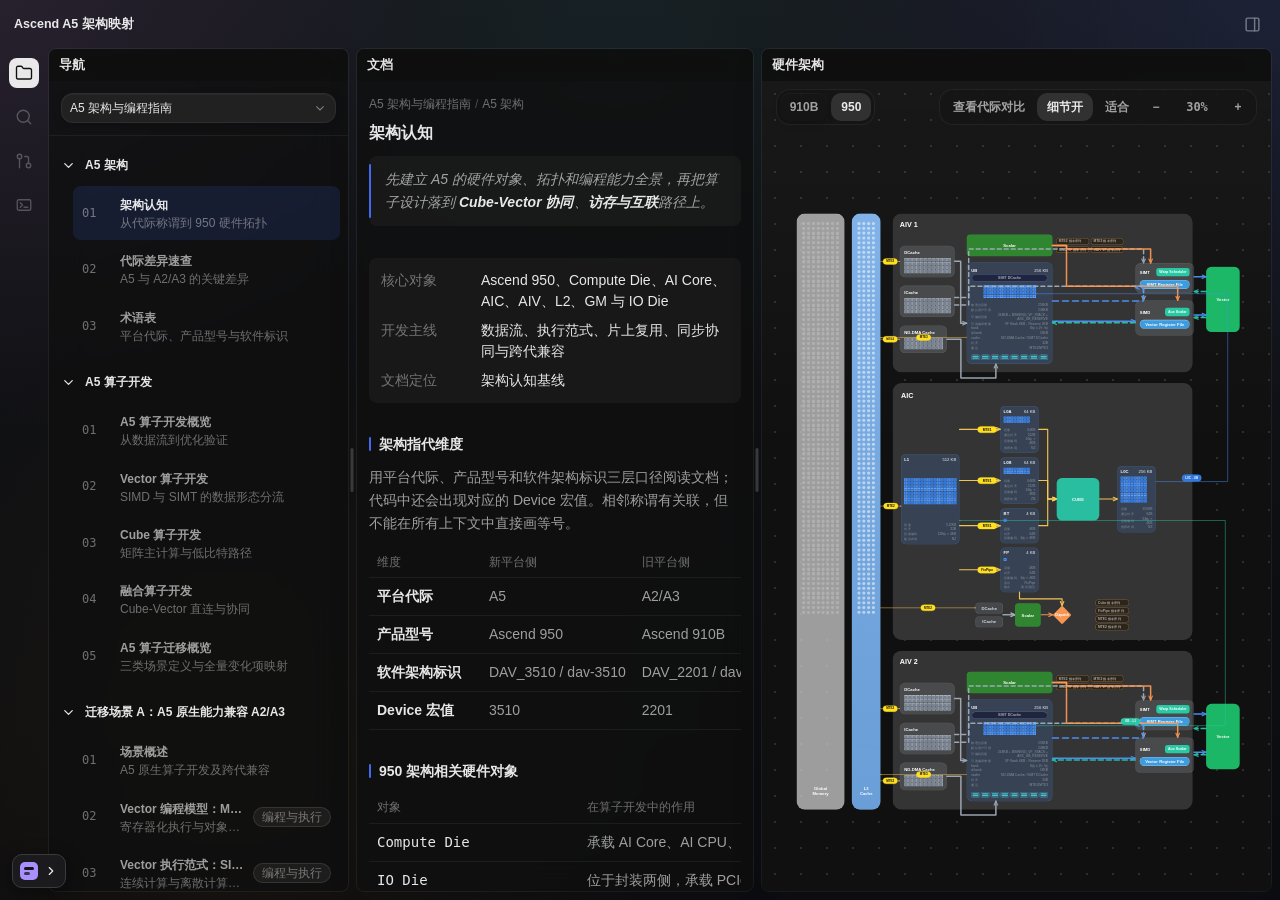
<file: design/ascend-hardware-architecture/index.html>
<!doctype html>
<html lang="zh-CN" data-theme="dark">
<head>
  <meta charset="utf-8">
  <meta name="viewport" content="width=device-width, initial-scale=1">
  <title>Ascend A5 架构映射</title>
  <link rel="icon" href="data:,">
  <link rel="stylesheet" href="../../_shared/pto/tokens/foundation.css">
  <link rel="stylesheet" href="../../_shared/pto/tokens/semantic.css">
  <link rel="stylesheet" href="../../_shared/pto/tokens/components.css">
  <link rel="stylesheet" href="../../_shared/pto/css/style.css">
  <link rel="stylesheet" href="../../_shared/pto/patterns/workbench-shell/pattern.css">
  <link rel="stylesheet" href="../../_shared/pto/patterns/floating-playback-control/pattern.css">
  <link rel="stylesheet" href="../../_shared/pto/patterns/ide-frame/pattern.css">
  <link rel="stylesheet" href="../../_shared/pto/patterns/aic-core-object/pattern.css">
  <link rel="stylesheet" href="../../_shared/pto/patterns/aiv-core-object/pattern.css">
  <link rel="stylesheet" href="../../_shared/pto/patterns/memory-architecture/pattern.css">
  <link rel="stylesheet" href="../../_shared/pto/patterns/hardware-architecture-viewport/pattern.css">
  <link rel="stylesheet" href="assets/app.css?v=d1effa6096427b3b">
</head>
<body>
  <main class="app-shell">
    <section class="pto-ide-frame" data-ide-frame data-host="standalone" data-cursor-dots="true" aria-label="Ascend 迁移与执行流工作台">
      <header class="pto-ide-frame__topbar pto-ide-frame__standalone-chrome">
        <div class="pto-ide-frame__topbar-left">
          <div class="workspace-title">
            <strong>Ascend A5 架构映射</strong>
          </div>
        </div>
        <div class="pto-ide-frame__topbar-center"></div>
        <div class="pto-ide-frame__topbar-right">
          <div class="compact-pane-tabs" role="group" aria-label="工作区面板">
            <button class="btn btn-sm" data-compact-pane="explorer" aria-pressed="false">导航</button>
            <button class="btn btn-sm" data-compact-pane="inspector" aria-pressed="true">文档</button>
            <button class="btn btn-sm" data-compact-pane="architecture" aria-pressed="false">架构</button>
          </div>
          <div class="pto-ide-frame__window-actions">
            <button class="pto-ide-frame__window-action is-selected" type="button" id="rightPaneToggle" aria-label="切换右侧可视化面板" aria-controls="visualizationPane" aria-expanded="true" aria-pressed="true" title="可视化">
              <svg class="pto-ide-frame__window-icon" viewBox="0 0 24 24"><rect x="3" y="3" width="18" height="18" rx="2"></rect><path d="M15 3v18"></path></svg>
            </button>
          </div>
        </div>
      </header>

      <div class="pto-ide-frame__body">
        <nav class="pto-ide-frame__activity-rail pto-ide-frame__standalone-chrome" aria-label="Activity rail">
          <button class="btn btn-icon btn-ghost pto-ide-frame__rail-button is-selected" type="button" aria-label="Explorer" title="Explorer">
            <svg class="pto-ide-frame__rail-icon" viewBox="0 0 24 24"><path d="M20 20a2 2 0 0 0 2-2V8a2 2 0 0 0-2-2h-7.9a2 2 0 0 1-1.69-.9l-.81-1.2A2 2 0 0 0 7.93 3H4a2 2 0 0 0-2 2v13a2 2 0 0 0 2 2Z"></path></svg>
          </button>
          <button class="btn btn-icon btn-ghost pto-ide-frame__rail-button" type="button" aria-label="Search" title="Search" disabled>
            <svg class="pto-ide-frame__rail-icon" viewBox="0 0 24 24"><circle cx="11" cy="11" r="8"></circle><path d="m21 21-4.3-4.3"></path></svg>
          </button>
          <button class="btn btn-icon btn-ghost pto-ide-frame__rail-button" type="button" aria-label="Source control" title="Source control" disabled>
            <svg class="pto-ide-frame__rail-icon" viewBox="0 0 24 24"><circle cx="18" cy="18" r="3"></circle><circle cx="6" cy="6" r="3"></circle><path d="M13 6h3a2 2 0 0 1 2 2v7"></path><path d="M6 9v12"></path></svg>
          </button>
          <button class="btn btn-icon btn-ghost pto-ide-frame__rail-button" type="button" aria-label="Terminal" title="Terminal" disabled>
            <svg class="pto-ide-frame__rail-icon" viewBox="0 0 24 24"><rect x="3" y="5" width="18" height="14" rx="2"></rect><path d="m7 9 3 3-3 3"></path><path d="M12 15h5"></path></svg>
          </button>
        </nav>

        <div class="pto-ide-frame__workarea">
          <div class="pto-ide-frame__split app-main-split" data-compact-pane="inspector" data-ide-split="standalone-main" data-split-direction="horizontal" data-sizes="20,35,45" data-pixel-sizes="300" data-min-size="240,300,520" data-storage-key="ascend-hardware-map-main-layout-v1" data-persist-sizes="false">
            <aside class="pto-ide-frame__pane pto-ide-frame__explorer" data-ide-pane="explorer">
              <header class="pto-ide-frame__pane-header">
                <span class="pto-ide-frame__pane-title">导航</span>
              </header>
              <div class="pto-ide-frame__pane-body explorer-body">
                <div class="nav-mode-control">
                  <div class="nav-mode-select-wrap">
                    <select class="btn btn-sm nav-mode-select" id="navigationMode" aria-label="导航模式">
                      <option value="migration">A5 架构与编程指南</option>
                      <option value="flow">跨代际执行流对比</option>
                    </select>
                    <svg class="nav-mode-chevron" viewBox="0 0 24 24" aria-hidden="true"><path d="m7 10 5 5 5-5"></path></svg>
                  </div>
                </div>
                <section id="migrationExplorer">
                  <div class="migration-tree" id="categoryTree" role="tree" aria-label="A5 架构与编程指南文档"></div>
                </section>
                <section id="flowExplorer" hidden>
                  <ol class="entity-list" id="flowList"></ol>
                </section>
              </div>
            </aside>

            <aside class="pto-ide-frame__pane inspector-pane" data-ide-pane="inspector" id="inspectorPane">
              <header class="pto-ide-frame__pane-header">
                <span class="pto-ide-frame__pane-title">文档</span>
              </header>
              <div class="pto-ide-frame__pane-body inspector-body" id="inspectorBody">
                <div class="inspector-empty">
                  <span>DOCUMENT CONTEXT</span>
                  <strong>选择迁移项或执行流</strong>
                  <p>这里会显示变化上下文、判断信号、硬件影响、迁移动作和执行步骤。</p>
                </div>
              </div>
            </aside>

            <section class="pto-ide-frame__pane preview-pane" id="visualizationPane" data-ide-pane="editor-preview">
              <header class="pto-ide-frame__pane-header">
                <span class="pto-ide-frame__pane-title" id="hardwarePanelTitle">硬件架构</span>
              </header>
              <div class="pto-ide-frame__pane-body preview-body">
                <section class="pto-hw-viewport hardware-shell" id="hardwareViewport" role="region" aria-labelledby="hardwarePanelTitle">
                  <header class="pto-hw-viewport__toolbar">
                    <div class="pto-hw-viewport__title">
                      <div class="pto-hw-viewport__segmented" aria-label="架构切换">
                        <button class="btn btn-sm" type="button" data-arch-id="ascend910b" aria-pressed="false">910B</button>
                        <button class="btn btn-sm is-selected" type="button" data-arch-id="ascend950b" aria-pressed="true">950</button>
                      </div>
                    </div>
                    <div class="pto-hw-viewport__controls">
                      <div class="pto-hw-viewport__tools">
                        <button class="btn btn-sm btn-ghost pto-hw-viewport__tool" type="button" id="generationCompare" aria-pressed="false" disabled title="切换到 950 后查看代际对比">查看代际对比</button>
                        <button class="btn btn-sm btn-ghost pto-hw-viewport__tool" type="button" data-detail aria-pressed="true">细节开</button>
                        <button class="btn btn-sm btn-ghost pto-hw-viewport__tool" type="button" data-fit title="适合窗口">适合</button>
                        <button class="btn btn-sm btn-ghost pto-hw-viewport__tool" type="button" data-zoom-out aria-label="缩小">−</button>
                        <span class="pto-hw-viewport__readout" data-readout>60%</span>
                        <button class="btn btn-sm btn-ghost pto-hw-viewport__tool" type="button" data-zoom-in aria-label="放大">+</button>
                      </div>
                    </div>
                  </header>
                  <div class="pto-hw-viewport__stage hardware-stage" data-stage>
                    <aside class="generation-compare-card" id="generationCompareSummary" hidden aria-live="polite">
                      <div class="generation-compare-card__head"><strong>950 相对 910B</strong><span class="hypothesis-tag">假设新增 / 假设移除（待核验）</span></div>
                      <div class="generation-compare-card__columns">
                        <div><b>假设新增（待核验）</b><span>SIMT、FP Buffer、UB↔L1、L0C→UB、NDDMA</span></div>
                        <div><b>假设移除（待核验）</b><span>GM→L0A/L0B、L1→GM、int4 Cube、4:2 稀疏、SetLoadDataBoundary</span></div>
                      </div>
                      <p class="generation-compare-card__note">原连线与增删箭头全部保留；增删状态尚未取得对应型号与 SDK 版本的公开依据，不作为已确认规格。</p>
                    </aside>
                    <div class="pto-hw-viewport__scale hardware-scale" data-scale>
                      <div id="hardwareGraph"></div>
                    </div>
                  </div>
                </section>
                <div class="pto-ide-frame__floating-playback-mount" id="playbackMount" hidden></div>
              </div>
            </section>

          </div>
        </div>
      </div>
    </section>
  </main>

  <div class="migration-scenario-floating-tooltip" id="migrationScenarioTooltip" role="tooltip" hidden></div>
  <div class="migration-scenario-floating-tooltip navigation-description-tooltip" id="navigationDescriptionTooltip" role="tooltip" hidden></div>

  <script src="../../_shared/pto/patterns/workbench-shell/pattern.js"></script>
  <script src="../../_shared/pto/patterns/floating-playback-control/pattern.js"></script>
  <script>
    try {
      window.localStorage.removeItem('ascend-hardware-map-main-layout-v1');
    } catch (_error) {
      // Local storage may be unavailable in file and sandboxed previews.
    }
  </script>
  <script src="../../_shared/pto/patterns/ide-frame/pattern.js?v=20260725-1"></script>
  <script src="../../_shared/pto/patterns/aiv-core-object/pattern.js"></script>
  <script src="../../_shared/pto/patterns/aic-core-object/pattern.js"></script>
  <script src="../../_shared/pto/patterns/memory-architecture/pattern.js"></script>
  <script src="../../_shared/pto/patterns/hardware-architecture-viewport/pattern.js"></script>
  <script src="assets/app.js?v=577bebd418a8a54e"></script>
  <script src="../../_shared/entry-shell.js?v=825d3e9441695dc2" data-entry="ascend-hardware-architecture" data-mode="compact" defer></script>
</body>
</html>
</file>
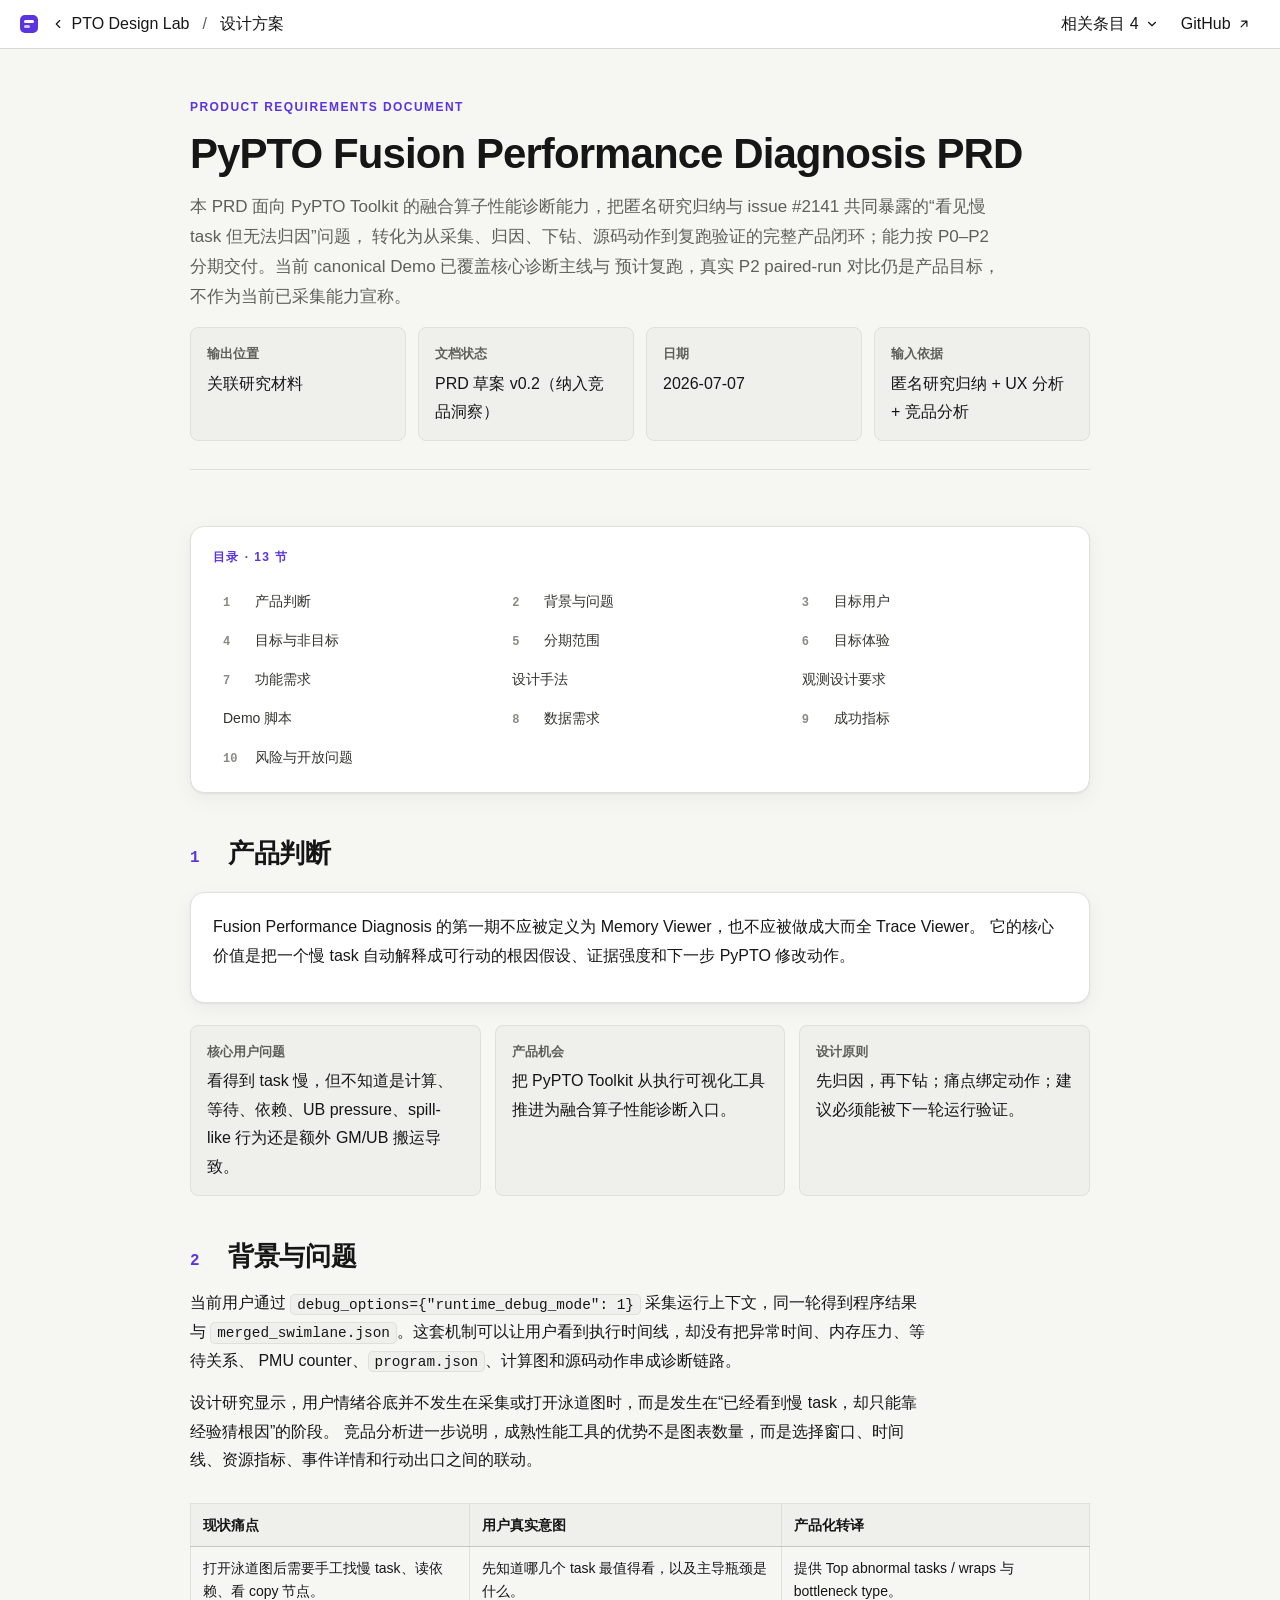
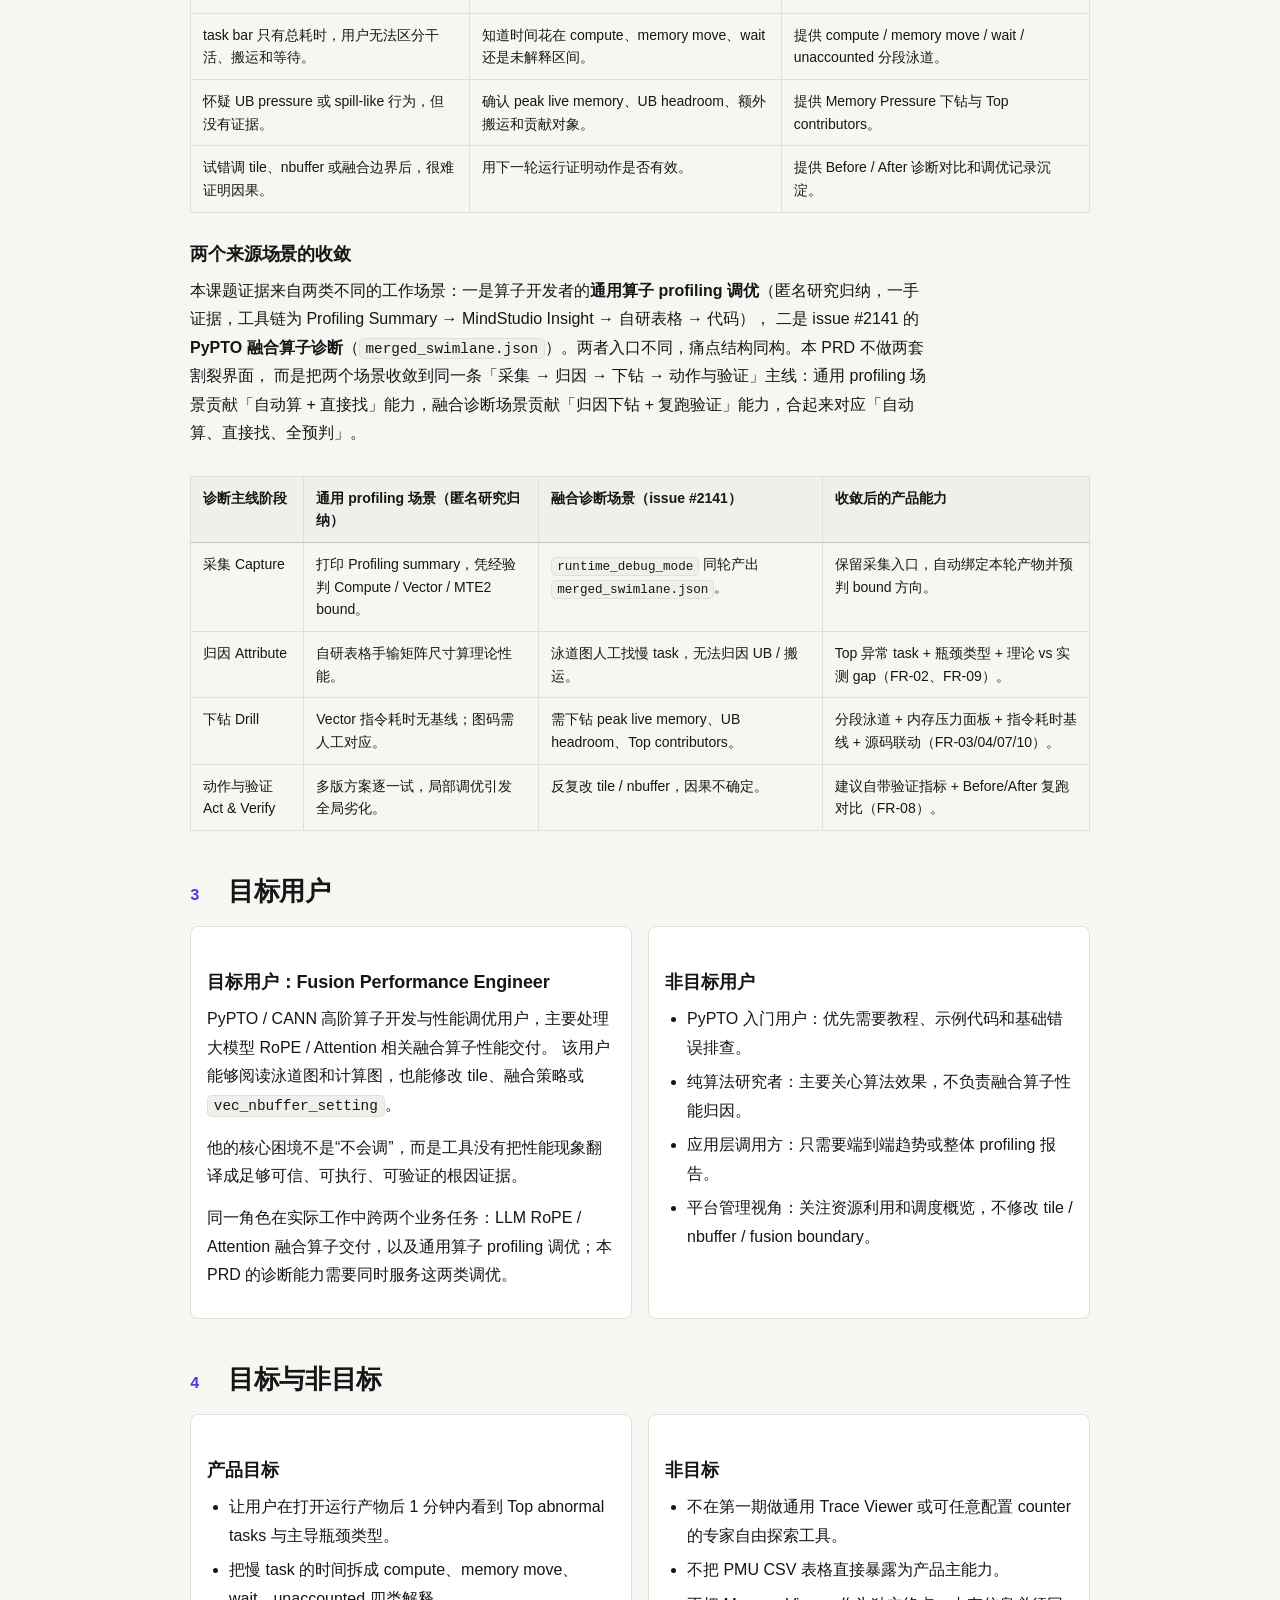
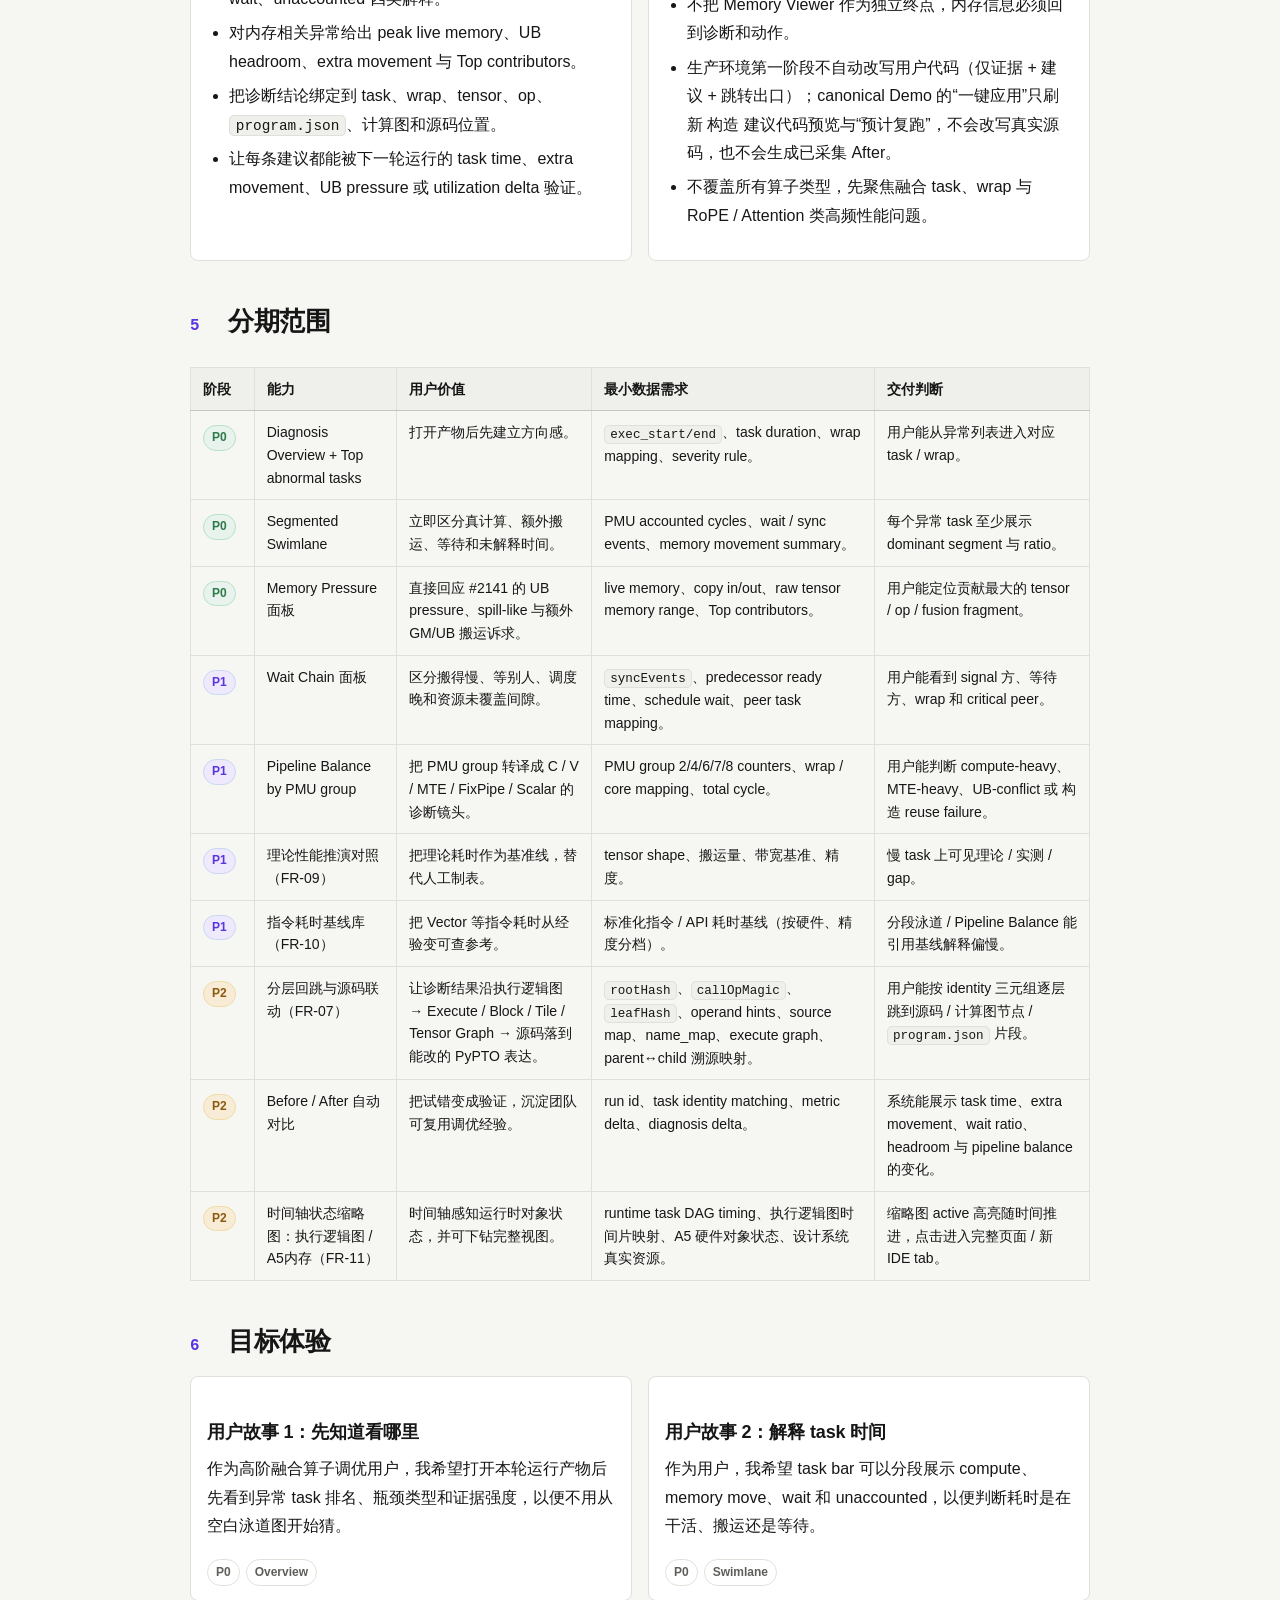
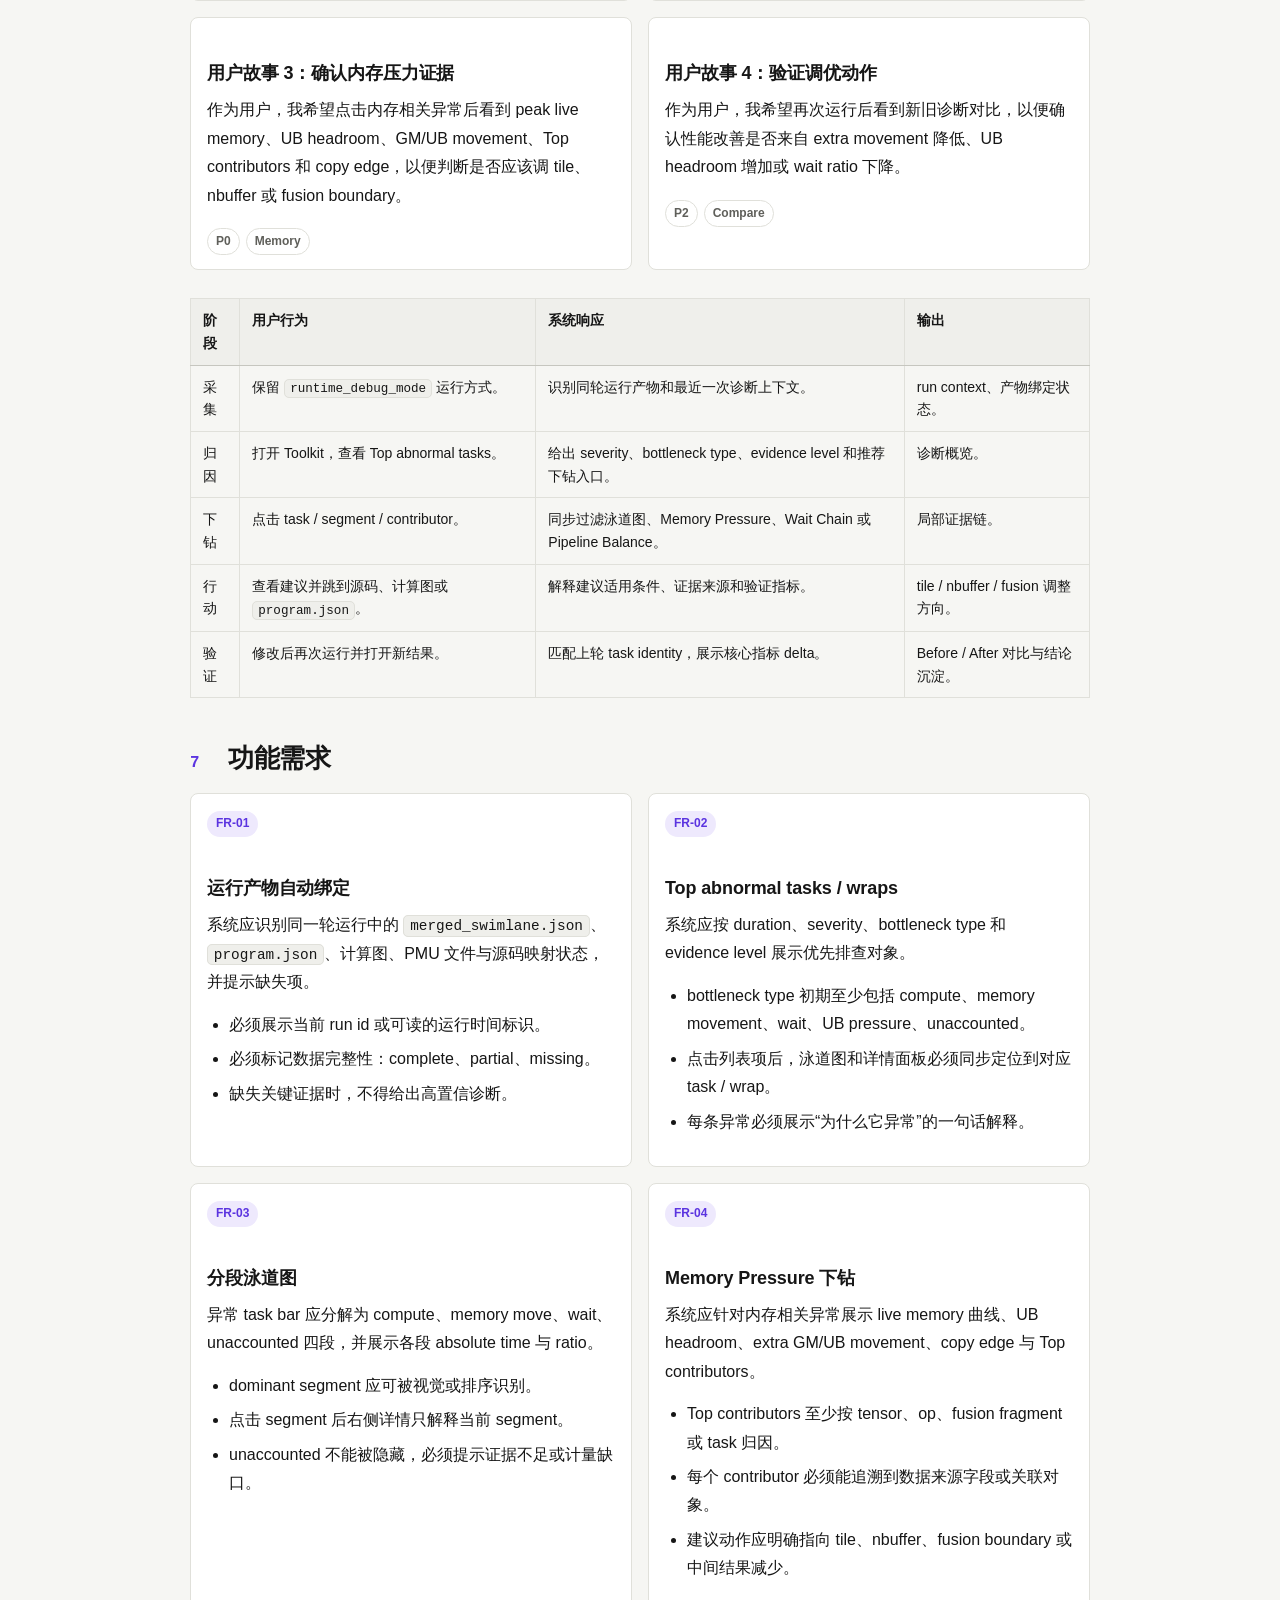
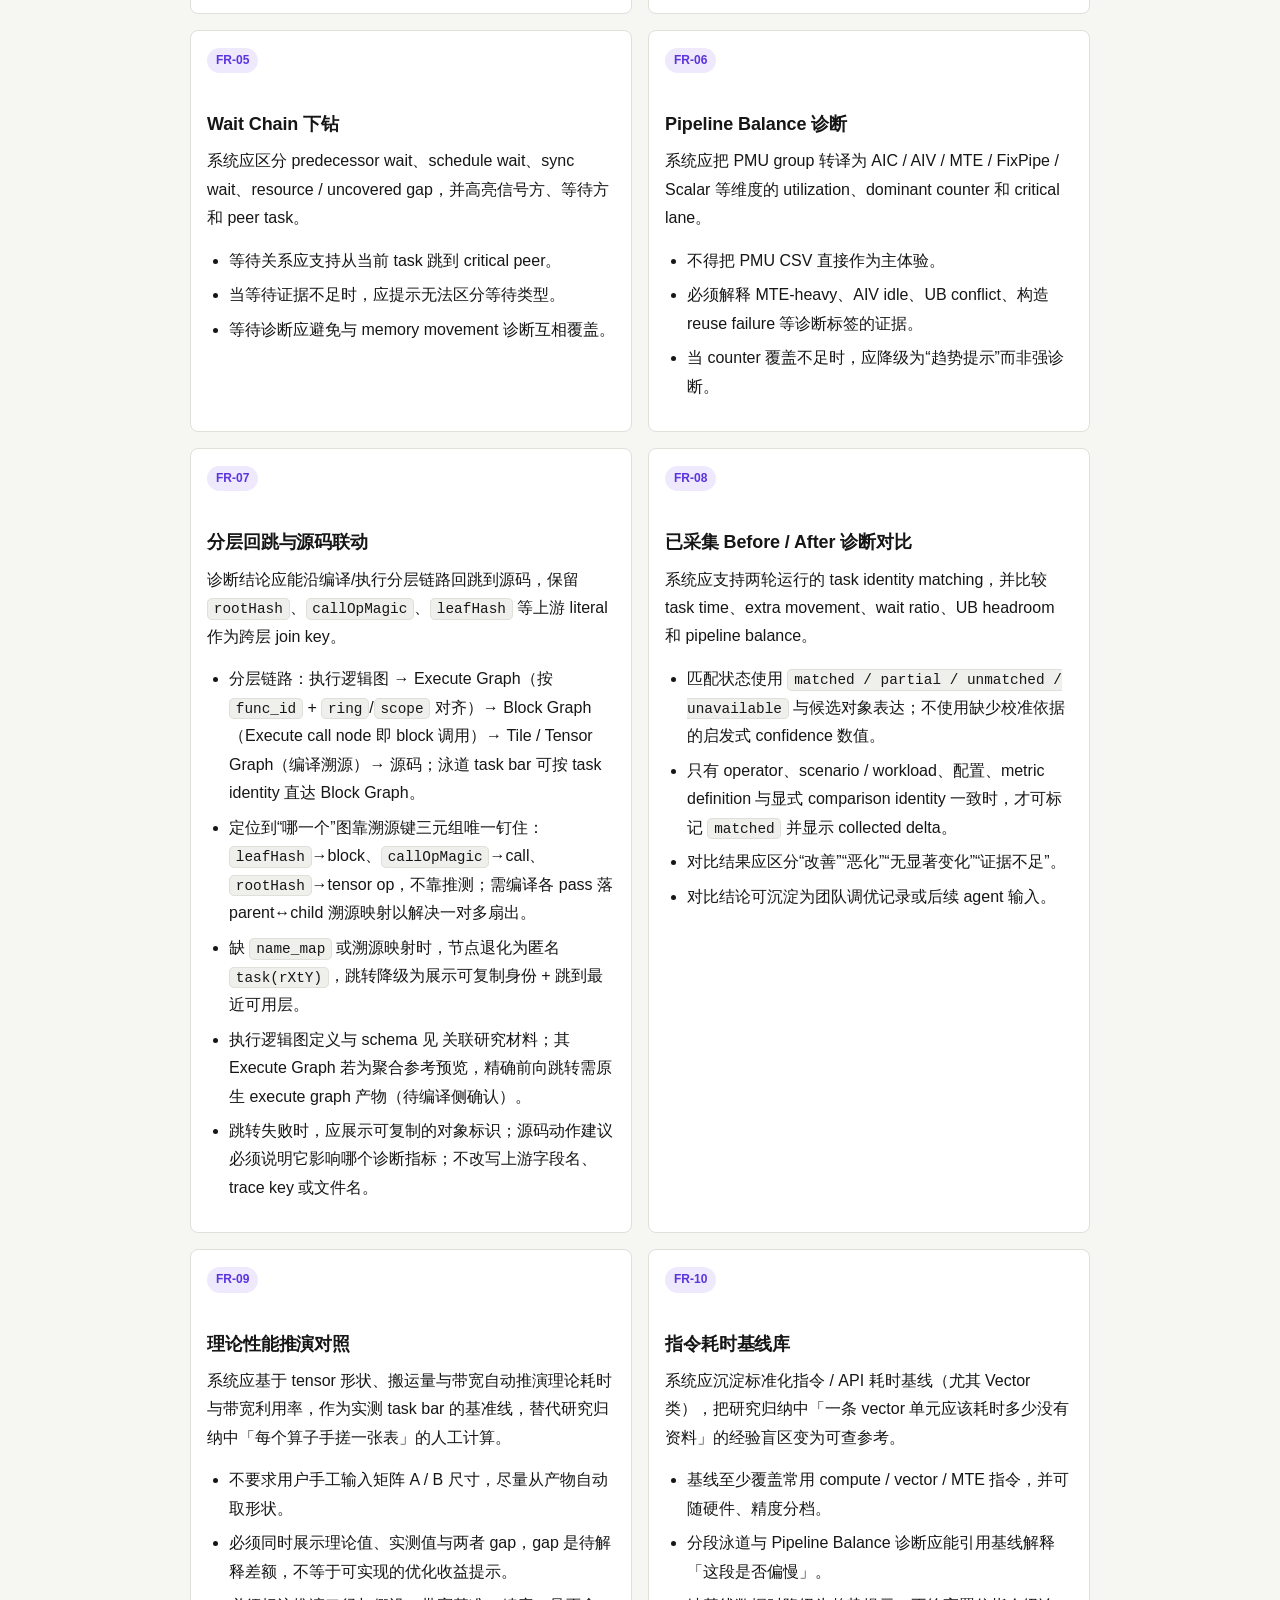
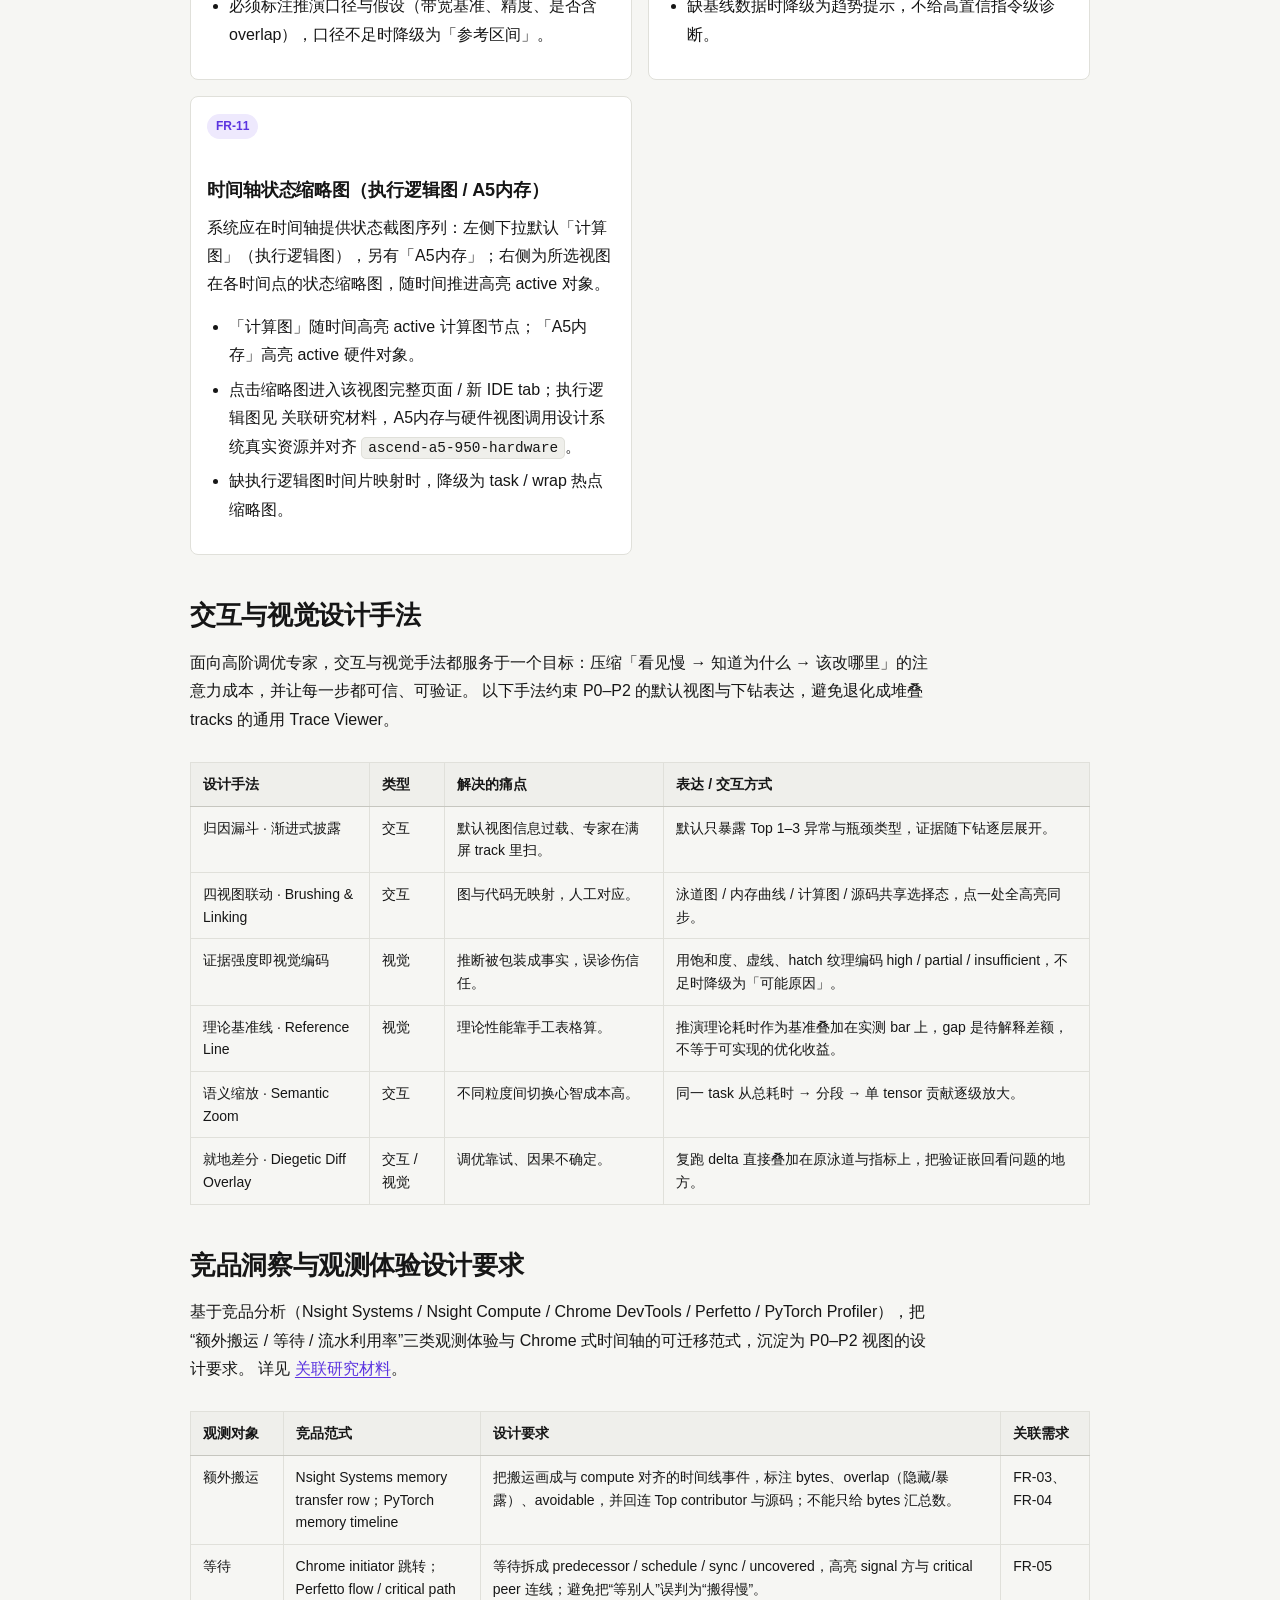
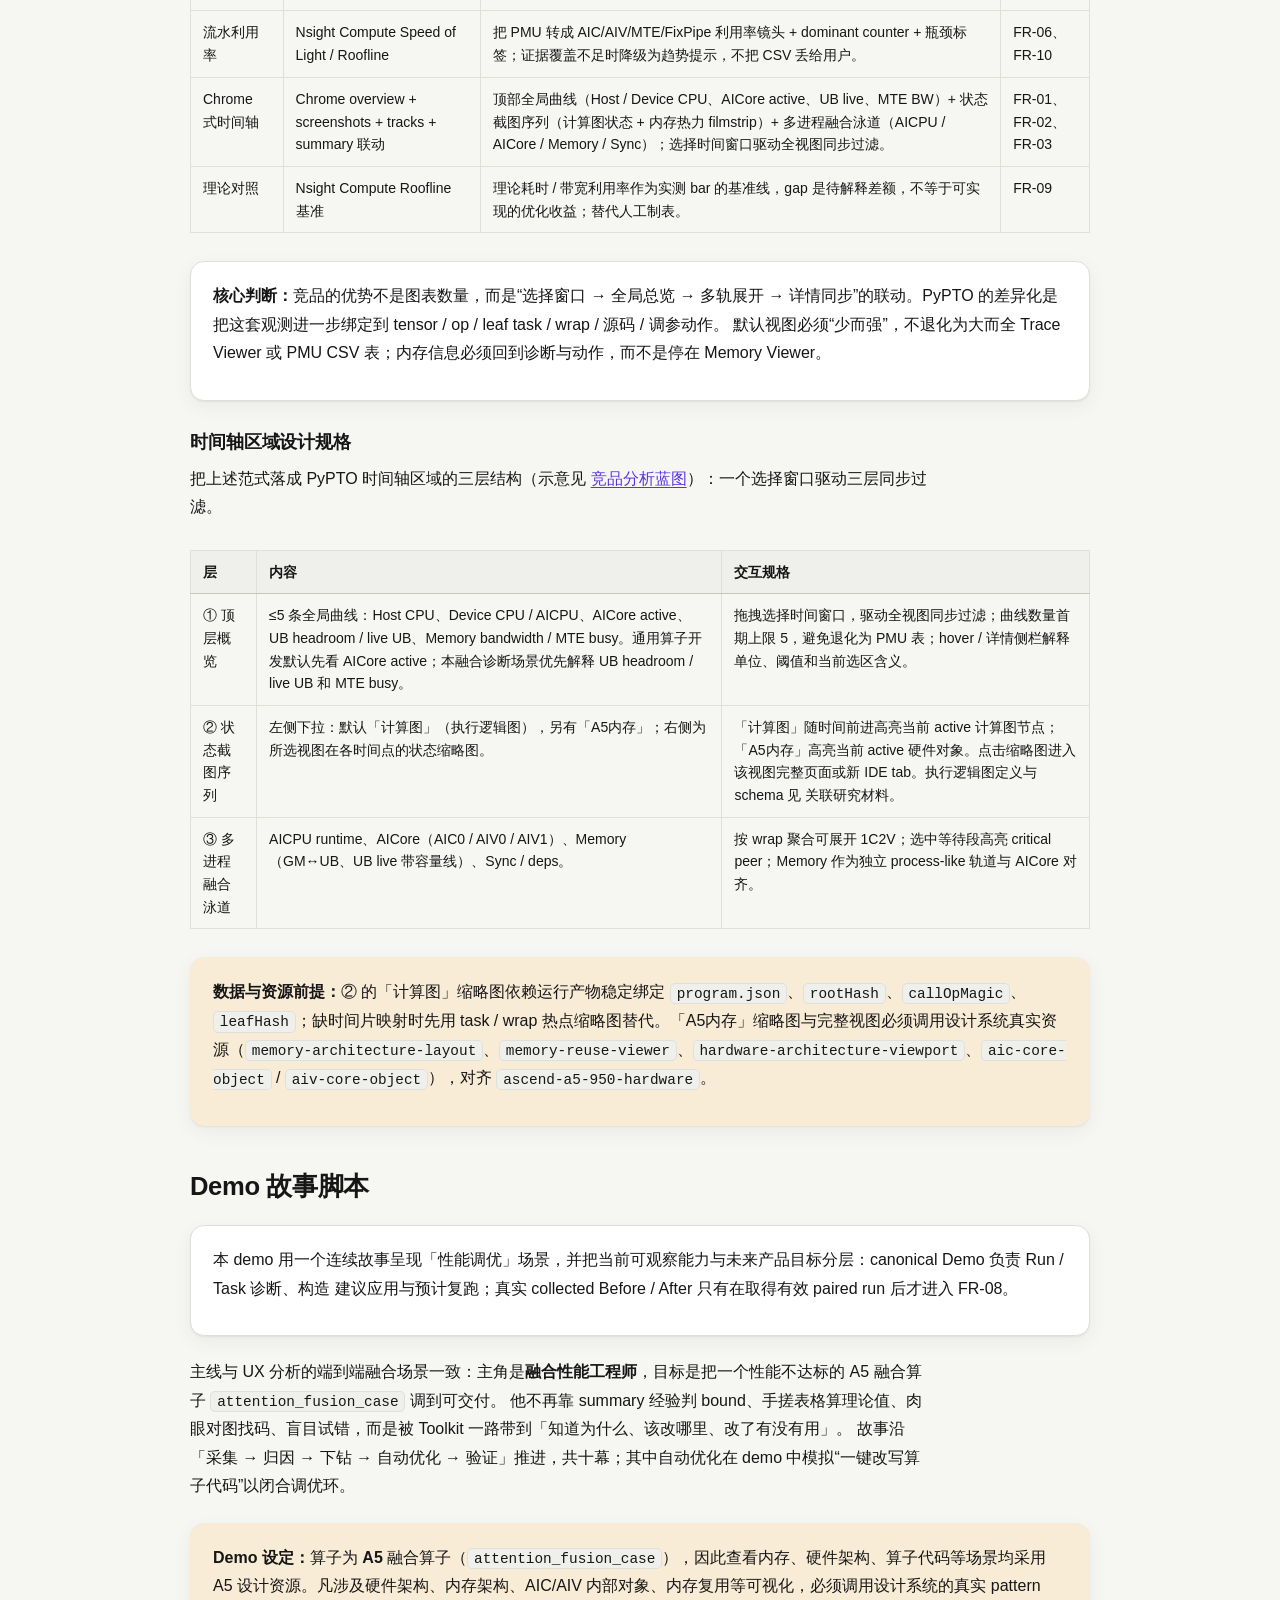
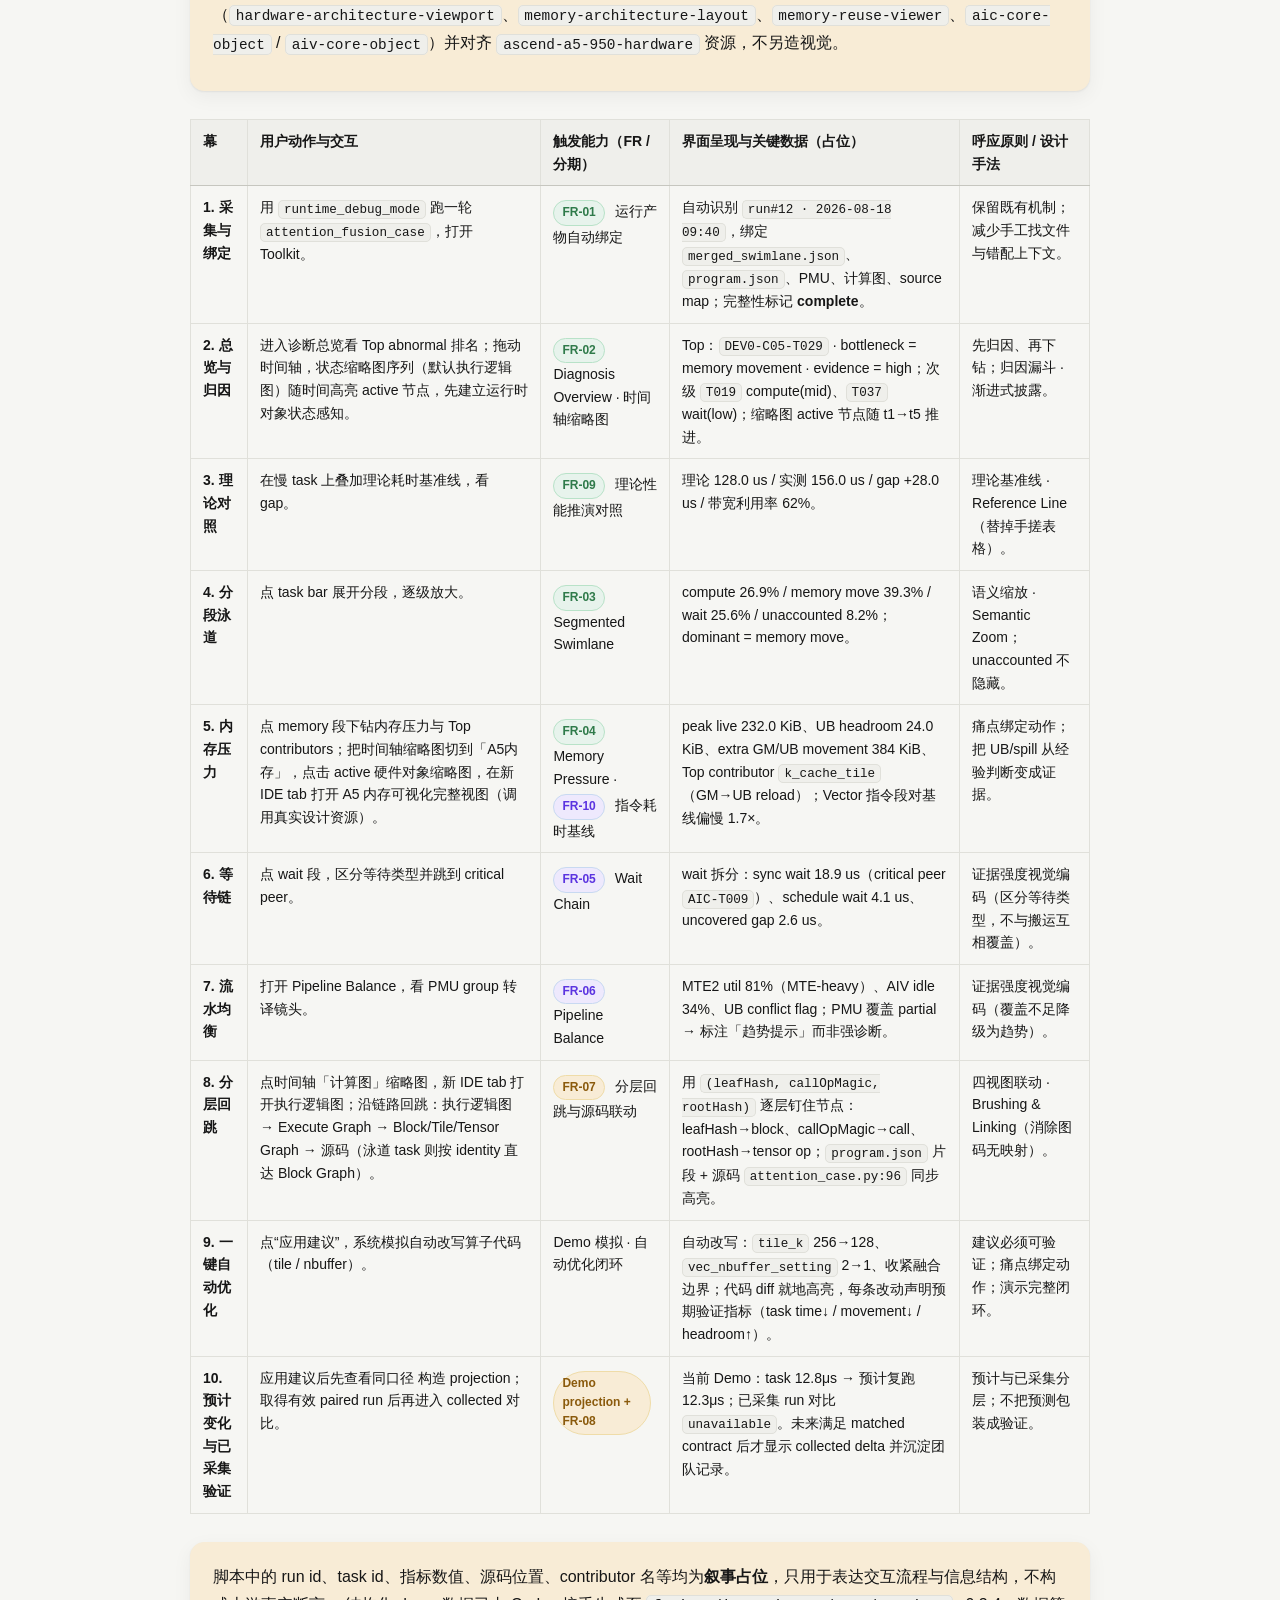
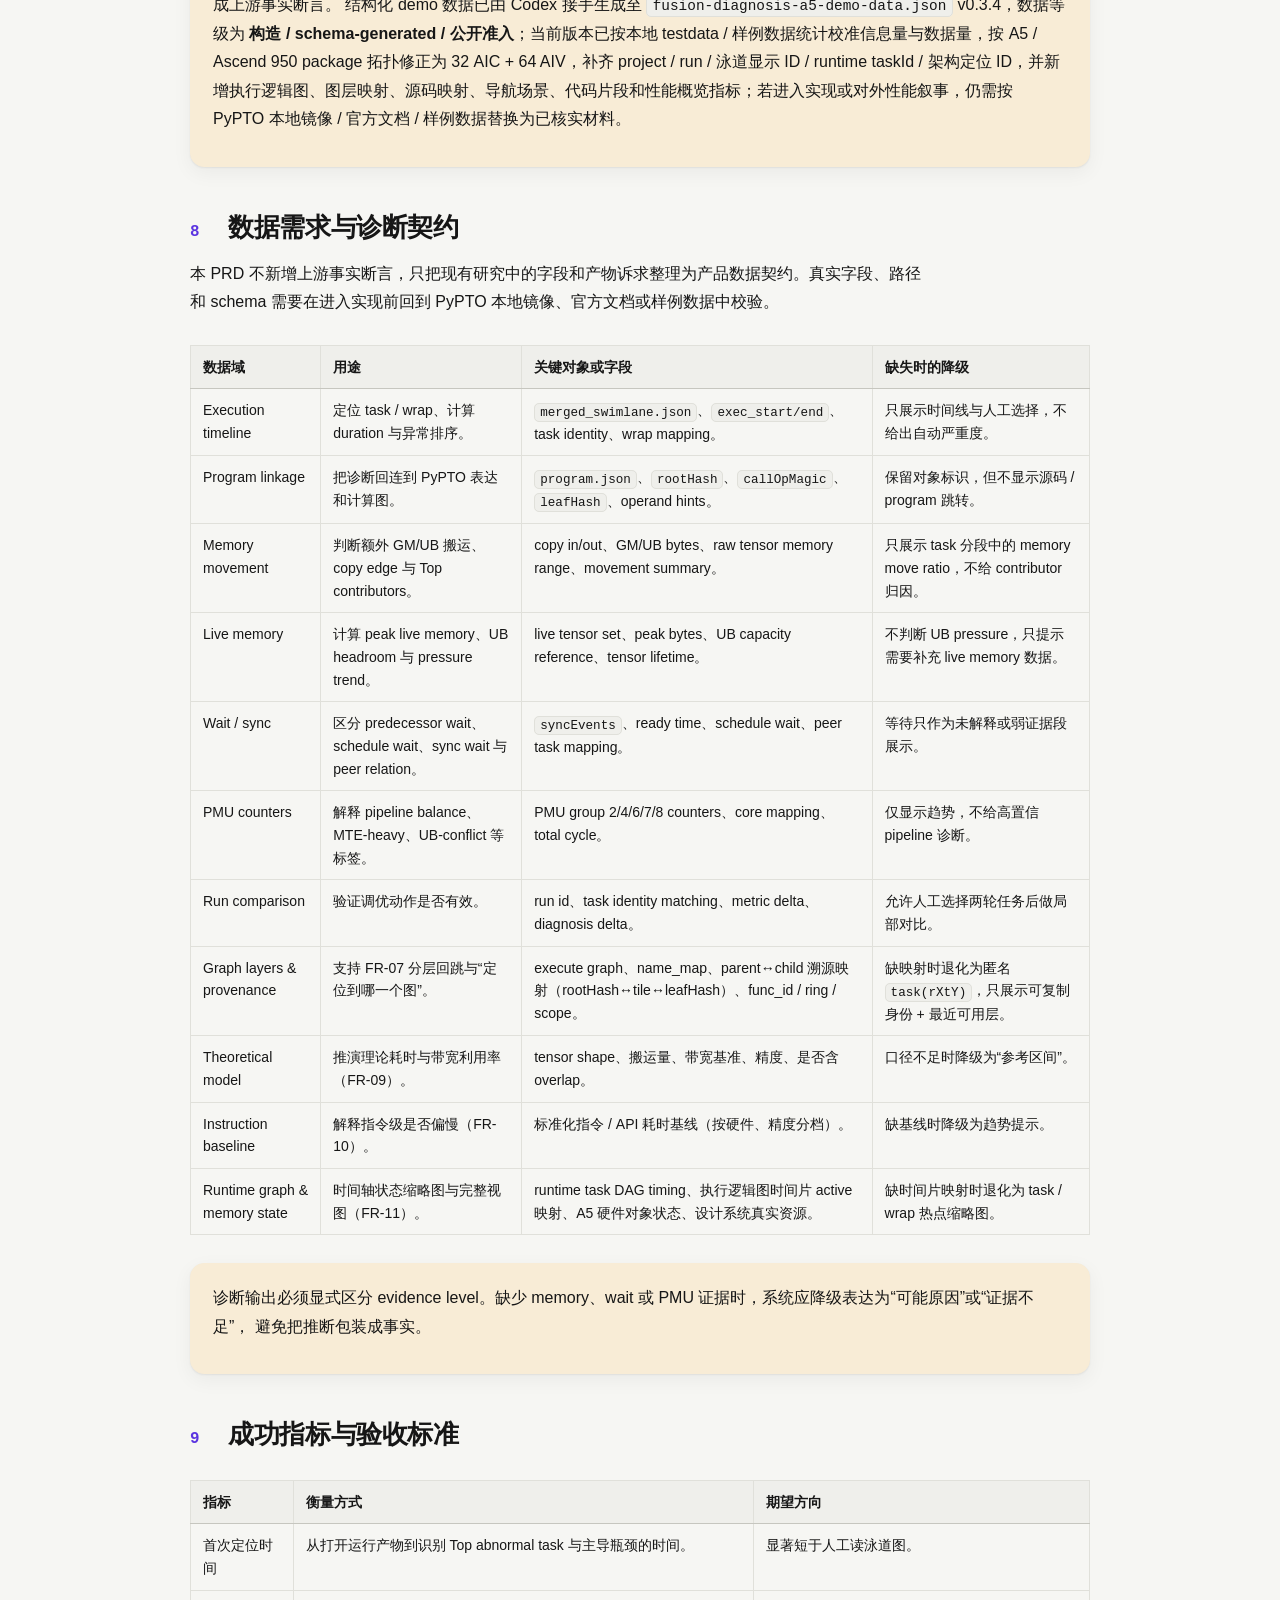
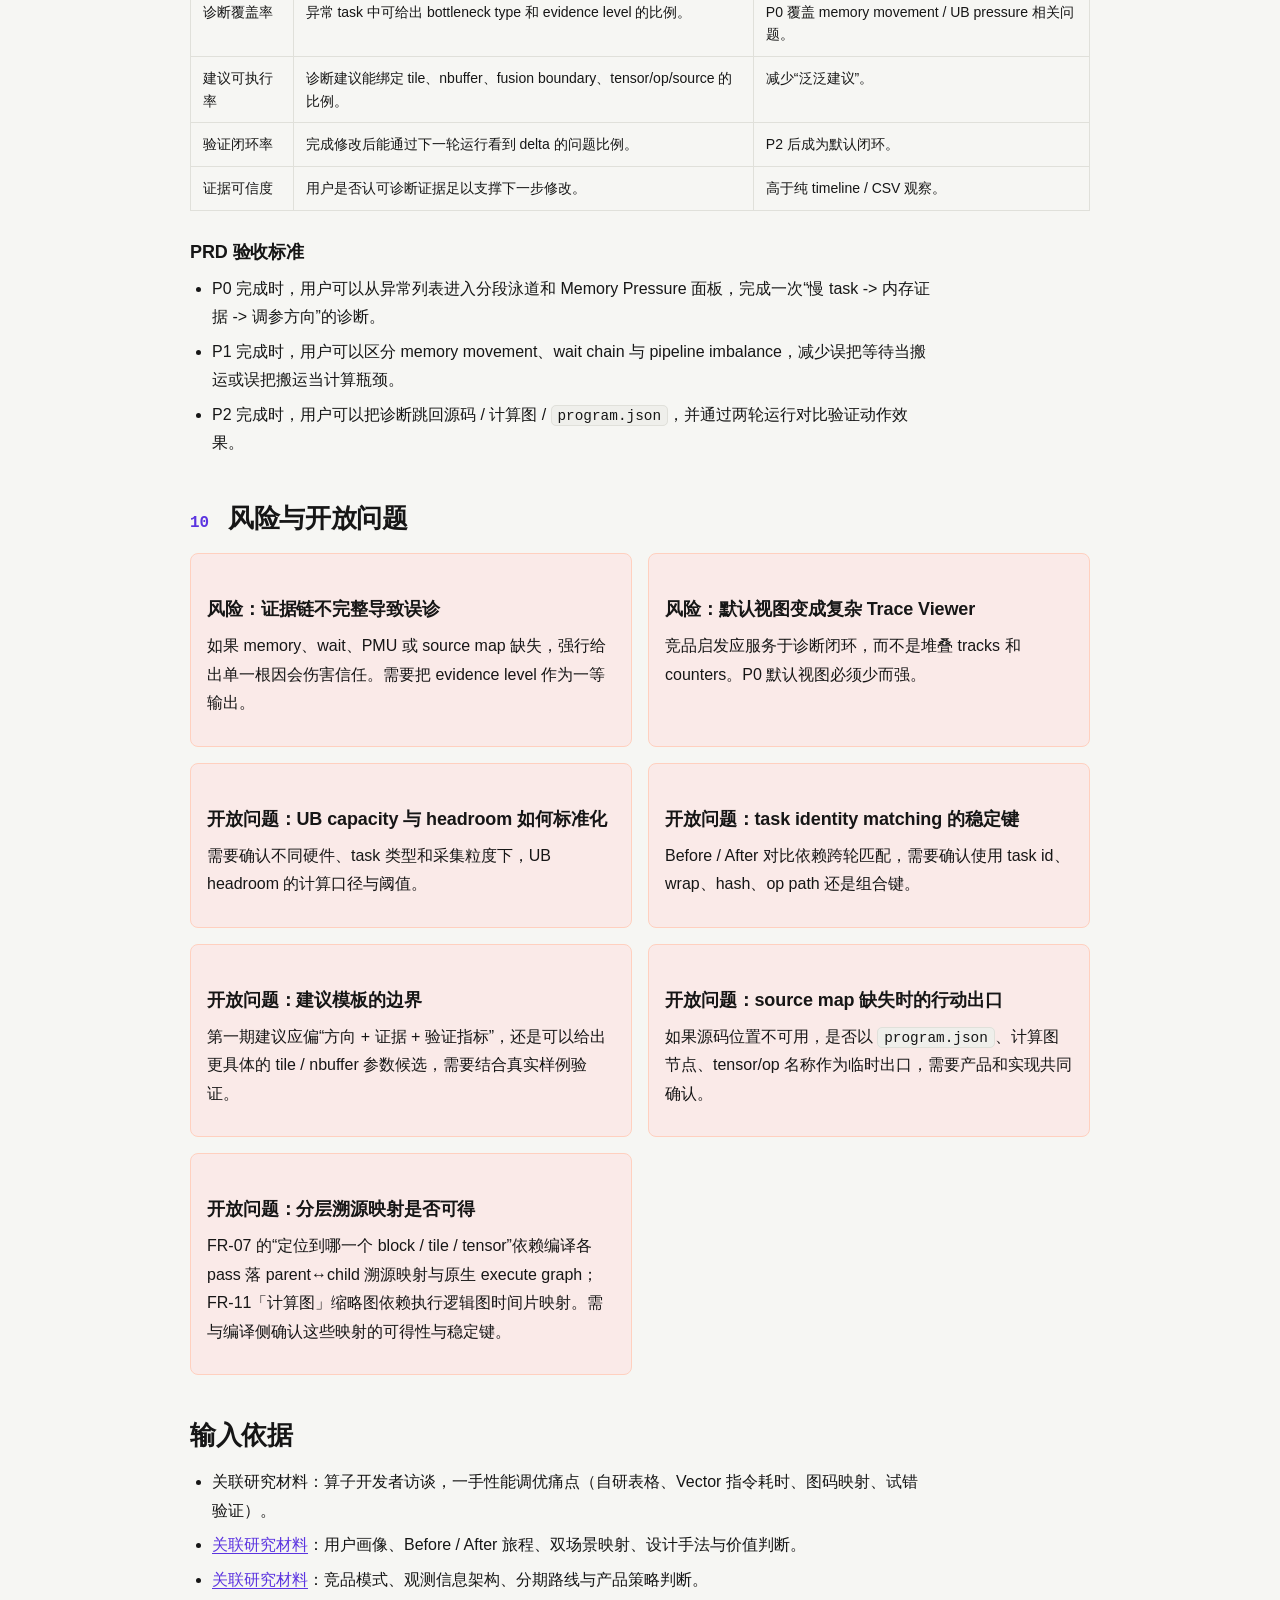
<file: design/fusion-performance-diagnosis/index.html>
<!DOCTYPE html>
<html lang="zh-CN">
<head>
  <meta charset="UTF-8">
  <meta name="viewport" content="width=device-width, initial-scale=1.0">
  <title>PyPTO Fusion Performance Diagnosis PRD</title>
  <style>
    :root {
      color-scheme: light;
      --ink: #1f2328;
      --muted: #5d6470;
      --line: #d8dee8;
      --soft: #f6f8fb;
      --accent: #315f9d;
      --accent-soft: #eaf1fb;
      --warn: #8b5a00;
      --warn-soft: #fff5da;
      --good: #1f6b45;
      --good-soft: #e9f6ee;
      --risk: #9a3412;
      --risk-soft: #fff0e8;
      --paper: #ffffff;
    }

    * {
      box-sizing: border-box;
    }

    body {
      margin: 0;
      font-family: -apple-system, BlinkMacSystemFont, "Segoe UI", "PingFang SC", "Hiragino Sans GB", "Microsoft YaHei", sans-serif;
      line-height: 1.72;
      color: var(--ink);
      background: var(--paper);
    }

    main {
      width: min(1120px, calc(100% - 40px));
      margin: 0 auto;
      padding: 48px 0 72px;
    }

    header {
      border-bottom: 1px solid var(--line);
      padding-bottom: 28px;
      margin-bottom: 36px;
    }

    .eyebrow {
      margin: 0 0 10px;
      color: var(--accent);
      font-size: 13px;
      font-weight: 700;
      letter-spacing: 0;
      text-transform: uppercase;
    }

    h1 {
      margin: 0;
      max-width: 900px;
      font-size: clamp(34px, 5vw, 56px);
      line-height: 1.12;
      letter-spacing: 0;
    }

    .lead {
      max-width: 890px;
      margin: 18px 0 0;
      color: var(--muted);
      font-size: 18px;
    }

    .meta {
      display: grid;
      grid-template-columns: repeat(4, minmax(0, 1fr));
      gap: 12px;
      margin-top: 28px;
    }

    .meta div,
    .summary-item,
    .requirement,
    .story,
    .decision,
    .risk {
      border: 1px solid var(--line);
      border-radius: 8px;
      background: var(--soft);
      padding: 14px 16px;
    }

    .meta strong,
    .summary-item strong {
      display: block;
      margin-bottom: 4px;
      font-size: 13px;
      color: var(--muted);
    }

    nav {
      display: flex;
      flex-wrap: wrap;
      gap: 8px;
      margin: 0 0 36px;
      padding-bottom: 28px;
      border-bottom: 1px solid var(--line);
    }

    nav a {
      color: var(--accent);
      text-decoration: none;
      border: 1px solid var(--line);
      border-radius: 999px;
      padding: 6px 12px;
      font-size: 14px;
      background: #fff;
    }

    section {
      margin: 44px 0;
    }

    h2 {
      margin: 0 0 14px;
      font-size: 28px;
      line-height: 1.25;
      letter-spacing: 0;
    }

    h3 {
      margin: 0 0 10px;
      font-size: 19px;
      line-height: 1.35;
      letter-spacing: 0;
    }

    p {
      margin: 0 0 12px;
    }

    ul,
    ol {
      margin: 8px 0 0;
      padding-left: 22px;
    }

    li {
      margin: 6px 0;
    }

    code {
      font-family: ui-monospace, SFMono-Regular, Menlo, Consolas, "Liberation Mono", monospace;
      font-size: 0.92em;
      background: #eef2f7;
      border-radius: 4px;
      padding: 1px 4px;
    }

    .callout {
      margin: 22px 0;
      border-left: 4px solid var(--accent);
      background: var(--accent-soft);
      padding: 16px 18px;
      border-radius: 0 8px 8px 0;
    }

    .callout.warning {
      border-left-color: var(--warn);
      background: var(--warn-soft);
    }

    .summary-grid {
      display: grid;
      grid-template-columns: repeat(3, minmax(0, 1fr));
      gap: 14px;
      margin-top: 18px;
    }

    .two-col {
      display: grid;
      grid-template-columns: repeat(2, minmax(0, 1fr));
      gap: 16px;
      margin-top: 18px;
    }

    .requirement-grid,
    .story-grid,
    .decision-grid,
    .risk-grid {
      display: grid;
      grid-template-columns: repeat(2, minmax(0, 1fr));
      gap: 16px;
      margin-top: 18px;
    }

    .requirement {
      background: #fff;
    }

    .requirement .rid {
      display: inline-flex;
      margin-bottom: 10px;
      border-radius: 999px;
      background: var(--accent-soft);
      color: var(--accent);
      padding: 2px 9px;
      font-size: 12px;
      font-weight: 700;
    }

    .tag {
      display: inline-block;
      margin: 4px 6px 0 0;
      border-radius: 999px;
      border: 1px solid var(--line);
      padding: 2px 8px;
      font-size: 12px;
      color: var(--muted);
      background: #fff;
    }

    table {
      width: 100%;
      border-collapse: collapse;
      margin-top: 18px;
      font-size: 14px;
    }

    th,
    td {
      border: 1px solid var(--line);
      padding: 10px 12px;
      vertical-align: top;
      text-align: left;
    }

    th {
      background: var(--soft);
      font-weight: 700;
    }

    .status-p0 {
      color: var(--good);
      background: var(--good-soft);
      border-color: #b8e2c8;
    }

    .status-p1 {
      color: var(--accent);
      background: var(--accent-soft);
      border-color: #c8d9f1;
    }

    .status-p2 {
      color: var(--warn);
      background: var(--warn-soft);
      border-color: #efdca8;
    }

    .decision,
    .story {
      background: #fff;
    }

    .risk {
      background: var(--risk-soft);
      border-color: #ffd0bf;
    }

    .source-list a {
      color: var(--accent);
    }

    footer {
      margin-top: 56px;
      padding-top: 22px;
      border-top: 1px solid var(--line);
      color: var(--muted);
      font-size: 14px;
    }

    @media (max-width: 860px) {
      main {
        width: min(100% - 28px, 1120px);
        padding-top: 32px;
      }

      .meta,
      .summary-grid,
      .two-col,
      .requirement-grid,
      .story-grid,
      .decision-grid,
      .risk-grid {
        grid-template-columns: 1fr;
      }

      table {
        display: block;
        overflow-x: auto;
        white-space: normal;
      }
    }
  </style>
<!-- PDL-READING-LAYER-START -->
<link id="pdl-reading-layer" rel="stylesheet" href="../../_shared/report-reading.css?v=825d3e9441695dc2">
<style id="pdl-reading-dark">
/* 深色覆盖：由 drafts/preview/dark_overrides.py 从本报告自带 CSS 的字面颜色推导，
   按明度分档映射到深色色阶。只换颜色，不改尺寸、布局与正文。 */
:root[data-theme="dark"] nav a { background: #1a1a1d; }
:root[data-theme="dark"] code { background: #232327; }
:root[data-theme="dark"] .requirement { background: #1a1a1d; }
:root[data-theme="dark"] .tag { background: #1a1a1d; }
:root[data-theme="dark"] .status-p0 { border-color: #44444a; }
:root[data-theme="dark"] .status-p1 { border-color: #44444a; }
:root[data-theme="dark"] .status-p2 { border-color: #2d2d31; }
:root[data-theme="dark"] .decision, :root[data-theme="dark"] .story { background: #1a1a1d; }
:root[data-theme="dark"] .risk { border-color: #44444a; }
</style>
<script id="pdl-reading-layer-js" src="../../_shared/report-reading.js?v=825d3e9441695dc2"></script>
<!-- PDL-READING-LAYER-END -->

</head>
<body>
  <main>
    <header>
      <p class="eyebrow">Product Requirements Document</p>
      <h1>PyPTO Fusion Performance Diagnosis PRD</h1>
      <p class="lead">
        本 PRD 面向 PyPTO Toolkit 的融合算子性能诊断能力，把匿名研究归纳与 issue #2141 共同暴露的“看见慢 task 但无法归因”问题，
        转化为从采集、归因、下钻、源码动作到复跑验证的完整产品闭环；能力按 P0–P2 分期交付。当前 canonical Demo 已覆盖核心诊断主线与 预计复跑，真实 P2 paired-run 对比仍是产品目标，不作为当前已采集能力宣称。
      </p>
      <div class="meta" aria-label="文档元信息">
        <div><strong>输出位置</strong>关联研究材料</div>
        <div><strong>文档状态</strong>PRD 草案 v0.2（纳入竞品洞察）</div>
        <div><strong>日期</strong>2026-07-07</div>
        <div><strong>输入依据</strong>匿名研究归纳 + UX 分析 + 竞品分析</div>
      </div>
    </header>

    <nav aria-label="目录">
      <a href="#summary">1. 产品判断</a>
      <a href="#background">2. 背景与问题</a>
      <a href="#users">3. 目标用户</a>
      <a href="#goals">4. 目标与非目标</a>
      <a href="#scope">5. 分期范围</a>
      <a href="#experience">6. 目标体验</a>
      <a href="#requirements">7. 功能需求</a>
      <a href="#craft">设计手法</a>
      <a href="#observability">观测设计要求</a>
      <a href="#demo">Demo 脚本</a>
      <a href="#data">8. 数据需求</a>
      <a href="#metrics">9. 成功指标</a>
      <a href="#risks">10. 风险与开放问题</a>
    </nav>

    <section id="summary">
      <h2>1. 产品判断</h2>
      <div class="callout">
        <p>
          Fusion Performance Diagnosis 的第一期不应被定义为 Memory Viewer，也不应被做成大而全 Trace Viewer。
          它的核心价值是把一个慢 task 自动解释成可行动的根因假设、证据强度和下一步 PyPTO 修改动作。
        </p>
      </div>
      <div class="summary-grid">
        <article class="summary-item">
          <strong>核心用户问题</strong>
          看得到 task 慢，但不知道是计算、等待、依赖、UB pressure、spill-like 行为还是额外 GM/UB 搬运导致。
        </article>
        <article class="summary-item">
          <strong>产品机会</strong>
          把 PyPTO Toolkit 从执行可视化工具推进为融合算子性能诊断入口。
        </article>
        <article class="summary-item">
          <strong>设计原则</strong>
          先归因，再下钻；痛点绑定动作；建议必须能被下一轮运行验证。
        </article>
      </div>
    </section>

    <section id="background">
      <h2>2. 背景与问题</h2>
      <p>
        当前用户通过 <code>debug_options={"runtime_debug_mode": 1}</code> 采集运行上下文，同一轮得到程序结果与
        <code>merged_swimlane.json</code>。这套机制可以让用户看到执行时间线，却没有把异常时间、内存压力、等待关系、
        PMU counter、<code>program.json</code>、计算图和源码动作串成诊断链路。
      </p>
      <p>
        设计研究显示，用户情绪谷底并不发生在采集或打开泳道图时，而是发生在“已经看到慢 task，却只能靠经验猜根因”的阶段。
        竞品分析进一步说明，成熟性能工具的优势不是图表数量，而是选择窗口、时间线、资源指标、事件详情和行动出口之间的联动。
      </p>

      <table aria-label="问题转译">
        <thead>
          <tr>
            <th>现状痛点</th>
            <th>用户真实意图</th>
            <th>产品化转译</th>
          </tr>
        </thead>
        <tbody>
          <tr>
            <td>打开泳道图后需要手工找慢 task、读依赖、看 copy 节点。</td>
            <td>先知道哪几个 task 最值得看，以及主导瓶颈是什么。</td>
            <td>提供 Top abnormal tasks / wraps 与 bottleneck type。</td>
          </tr>
          <tr>
            <td>task bar 只有总耗时，用户无法区分干活、搬运和等待。</td>
            <td>知道时间花在 compute、memory move、wait 还是未解释区间。</td>
            <td>提供 compute / memory move / wait / unaccounted 分段泳道。</td>
          </tr>
          <tr>
            <td>怀疑 UB pressure 或 spill-like 行为，但没有证据。</td>
            <td>确认 peak live memory、UB headroom、额外搬运和贡献对象。</td>
            <td>提供 Memory Pressure 下钻与 Top contributors。</td>
          </tr>
          <tr>
            <td>试错调 tile、nbuffer 或融合边界后，很难证明因果。</td>
            <td>用下一轮运行证明动作是否有效。</td>
            <td>提供 Before / After 诊断对比和调优记录沉淀。</td>
          </tr>
        </tbody>
      </table>

      <h3>两个来源场景的收敛</h3>
      <p>
        本课题证据来自两类不同的工作场景：一是算子开发者的<strong>通用算子 profiling 调优</strong>（匿名研究归纳，一手证据，工具链为 Profiling Summary → MindStudio Insight → 自研表格 → 代码），
        二是 issue #2141 的 <strong>PyPTO 融合算子诊断</strong>（<code>merged_swimlane.json</code>）。两者入口不同，痛点结构同构。本 PRD 不做两套割裂界面，
        而是把两个场景收敛到同一条「采集 → 归因 → 下钻 → 动作与验证」主线：通用 profiling 场景贡献「自动算 + 直接找」能力，融合诊断场景贡献「归因下钻 + 复跑验证」能力，合起来对应「自动算、直接找、全预判」。
      </p>
      <table aria-label="双场景收敛">
        <thead>
          <tr>
            <th>诊断主线阶段</th>
            <th>通用 profiling 场景（匿名研究归纳）</th>
            <th>融合诊断场景（issue #2141）</th>
            <th>收敛后的产品能力</th>
          </tr>
        </thead>
        <tbody>
          <tr>
            <td>采集 Capture</td>
            <td>打印 Profiling summary，凭经验判 Compute / Vector / MTE2 bound。</td>
            <td><code>runtime_debug_mode</code> 同轮产出 <code>merged_swimlane.json</code>。</td>
            <td>保留采集入口，自动绑定本轮产物并预判 bound 方向。</td>
          </tr>
          <tr>
            <td>归因 Attribute</td>
            <td>自研表格手输矩阵尺寸算理论性能。</td>
            <td>泳道图人工找慢 task，无法归因 UB / 搬运。</td>
            <td>Top 异常 task + 瓶颈类型 + 理论 vs 实测 gap（FR-02、FR-09）。</td>
          </tr>
          <tr>
            <td>下钻 Drill</td>
            <td>Vector 指令耗时无基线；图码需人工对应。</td>
            <td>需下钻 peak live memory、UB headroom、Top contributors。</td>
            <td>分段泳道 + 内存压力面板 + 指令耗时基线 + 源码联动（FR-03/04/07/10）。</td>
          </tr>
          <tr>
            <td>动作与验证 Act &amp; Verify</td>
            <td>多版方案逐一试，局部调优引发全局劣化。</td>
            <td>反复改 tile / nbuffer，因果不确定。</td>
            <td>建议自带验证指标 + Before/After 复跑对比（FR-08）。</td>
          </tr>
        </tbody>
      </table>
    </section>

    <section id="users">
      <h2>3. 目标用户</h2>
      <div class="two-col">
        <article class="story">
          <h3>目标用户：Fusion Performance Engineer</h3>
          <p>
            PyPTO / CANN 高阶算子开发与性能调优用户，主要处理大模型 RoPE / Attention 相关融合算子性能交付。
            该用户能够阅读泳道图和计算图，也能修改 tile、融合策略或 <code>vec_nbuffer_setting</code>。
          </p>
          <p>
            他的核心困境不是“不会调”，而是工具没有把性能现象翻译成足够可信、可执行、可验证的根因证据。
          </p>
          <p>
            同一角色在实际工作中跨两个业务任务：LLM RoPE / Attention 融合算子交付，以及通用算子 profiling 调优；本 PRD 的诊断能力需要同时服务这两类调优。
          </p>
        </article>
        <article class="story">
          <h3>非目标用户</h3>
          <ul>
            <li>PyPTO 入门用户：优先需要教程、示例代码和基础错误排查。</li>
            <li>纯算法研究者：主要关心算法效果，不负责融合算子性能归因。</li>
            <li>应用层调用方：只需要端到端趋势或整体 profiling 报告。</li>
            <li>平台管理视角：关注资源利用和调度概览，不修改 tile / nbuffer / fusion boundary。</li>
          </ul>
        </article>
      </div>
    </section>

    <section id="goals">
      <h2>4. 目标与非目标</h2>
      <div class="two-col">
        <article class="decision">
          <h3>产品目标</h3>
          <ul>
            <li>让用户在打开运行产物后 1 分钟内看到 Top abnormal tasks 与主导瓶颈类型。</li>
            <li>把慢 task 的时间拆成 compute、memory move、wait、unaccounted 四类解释。</li>
            <li>对内存相关异常给出 peak live memory、UB headroom、extra movement 与 Top contributors。</li>
            <li>把诊断结论绑定到 task、wrap、tensor、op、<code>program.json</code>、计算图和源码位置。</li>
            <li>让每条建议都能被下一轮运行的 task time、extra movement、UB pressure 或 utilization delta 验证。</li>
          </ul>
        </article>
        <article class="decision">
          <h3>非目标</h3>
          <ul>
            <li>不在第一期做通用 Trace Viewer 或可任意配置 counter 的专家自由探索工具。</li>
            <li>不把 PMU CSV 表格直接暴露为产品主能力。</li>
            <li>不把 Memory Viewer 作为独立终点，内存信息必须回到诊断和动作。</li>
            <li>生产环境第一阶段不自动改写用户代码（仅证据 + 建议 + 跳转出口）；canonical Demo 的“一键应用”只刷新 构造 建议代码预览与“预计复跑”，不会改写真实源码，也不会生成已采集 After。</li>
            <li>不覆盖所有算子类型，先聚焦融合 task、wrap 与 RoPE / Attention 类高频性能问题。</li>
          </ul>
        </article>
      </div>
    </section>

    <section id="scope">
      <h2>5. 分期范围</h2>
      <table aria-label="分期路线">
        <thead>
          <tr>
            <th>阶段</th>
            <th>能力</th>
            <th>用户价值</th>
            <th>最小数据需求</th>
            <th>交付判断</th>
          </tr>
        </thead>
        <tbody>
          <tr>
            <td><span class="tag status-p0">P0</span></td>
            <td>Diagnosis Overview + Top abnormal tasks</td>
            <td>打开产物后先建立方向感。</td>
            <td><code>exec_start/end</code>、task duration、wrap mapping、severity rule。</td>
            <td>用户能从异常列表进入对应 task / wrap。</td>
          </tr>
          <tr>
            <td><span class="tag status-p0">P0</span></td>
            <td>Segmented Swimlane</td>
            <td>立即区分真计算、额外搬运、等待和未解释时间。</td>
            <td>PMU accounted cycles、wait / sync events、memory movement summary。</td>
            <td>每个异常 task 至少展示 dominant segment 与 ratio。</td>
          </tr>
          <tr>
            <td><span class="tag status-p0">P0</span></td>
            <td>Memory Pressure 面板</td>
            <td>直接回应 #2141 的 UB pressure、spill-like 与额外 GM/UB 搬运诉求。</td>
            <td>live memory、copy in/out、raw tensor memory range、Top contributors。</td>
            <td>用户能定位贡献最大的 tensor / op / fusion fragment。</td>
          </tr>
          <tr>
            <td><span class="tag status-p1">P1</span></td>
            <td>Wait Chain 面板</td>
            <td>区分搬得慢、等别人、调度晚和资源未覆盖间隙。</td>
            <td><code>syncEvents</code>、predecessor ready time、schedule wait、peer task mapping。</td>
            <td>用户能看到 signal 方、等待方、wrap 和 critical peer。</td>
          </tr>
          <tr>
            <td><span class="tag status-p1">P1</span></td>
            <td>Pipeline Balance by PMU group</td>
            <td>把 PMU group 转译成 C / V / MTE / FixPipe / Scalar 的诊断镜头。</td>
            <td>PMU group 2/4/6/7/8 counters、wrap / core mapping、total cycle。</td>
            <td>用户能判断 compute-heavy、MTE-heavy、UB-conflict 或 构造 reuse failure。</td>
          </tr>
          <tr>
            <td><span class="tag status-p1">P1</span></td>
            <td>理论性能推演对照（FR-09）</td>
            <td>把理论耗时作为基准线，替代人工制表。</td>
            <td>tensor shape、搬运量、带宽基准、精度。</td>
            <td>慢 task 上可见理论 / 实测 / gap。</td>
          </tr>
          <tr>
            <td><span class="tag status-p1">P1</span></td>
            <td>指令耗时基线库（FR-10）</td>
            <td>把 Vector 等指令耗时从经验变可查参考。</td>
            <td>标准化指令 / API 耗时基线（按硬件、精度分档）。</td>
            <td>分段泳道 / Pipeline Balance 能引用基线解释偏慢。</td>
          </tr>
          <tr>
            <td><span class="tag status-p2">P2</span></td>
            <td>分层回跳与源码联动（FR-07）</td>
            <td>让诊断结果沿执行逻辑图 → Execute / Block / Tile / Tensor Graph → 源码落到能改的 PyPTO 表达。</td>
            <td><code>rootHash</code>、<code>callOpMagic</code>、<code>leafHash</code>、operand hints、source map、name_map、execute graph、parent↔child 溯源映射。</td>
            <td>用户能按 identity 三元组逐层跳到源码 / 计算图节点 / <code>program.json</code> 片段。</td>
          </tr>
          <tr>
            <td><span class="tag status-p2">P2</span></td>
            <td>Before / After 自动对比</td>
            <td>把试错变成验证，沉淀团队可复用调优经验。</td>
            <td>run id、task identity matching、metric delta、diagnosis delta。</td>
            <td>系统能展示 task time、extra movement、wait ratio、headroom 与 pipeline balance 的变化。</td>
          </tr>
          <tr>
            <td><span class="tag status-p2">P2</span></td>
            <td>时间轴状态缩略图：执行逻辑图 / A5内存（FR-11）</td>
            <td>时间轴感知运行时对象状态，并可下钻完整视图。</td>
            <td>runtime task DAG timing、执行逻辑图时间片映射、A5 硬件对象状态、设计系统真实资源。</td>
            <td>缩略图 active 高亮随时间推进，点击进入完整页面 / 新 IDE tab。</td>
          </tr>
        </tbody>
      </table>
    </section>

    <section id="experience">
      <h2>6. 目标体验</h2>
      <div class="story-grid">
        <article class="story">
          <h3>用户故事 1：先知道看哪里</h3>
          <p>作为高阶融合算子调优用户，我希望打开本轮运行产物后先看到异常 task 排名、瓶颈类型和证据强度，以便不用从空白泳道图开始猜。</p>
          <span class="tag">P0</span><span class="tag">Overview</span>
        </article>
        <article class="story">
          <h3>用户故事 2：解释 task 时间</h3>
          <p>作为用户，我希望 task bar 可以分段展示 compute、memory move、wait 和 unaccounted，以便判断耗时是在干活、搬运还是等待。</p>
          <span class="tag">P0</span><span class="tag">Swimlane</span>
        </article>
        <article class="story">
          <h3>用户故事 3：确认内存压力证据</h3>
          <p>作为用户，我希望点击内存相关异常后看到 peak live memory、UB headroom、GM/UB movement、Top contributors 和 copy edge，以便判断是否应该调 tile、nbuffer 或 fusion boundary。</p>
          <span class="tag">P0</span><span class="tag">Memory</span>
        </article>
        <article class="story">
          <h3>用户故事 4：验证调优动作</h3>
          <p>作为用户，我希望再次运行后看到新旧诊断对比，以便确认性能改善是否来自 extra movement 降低、UB headroom 增加或 wait ratio 下降。</p>
          <span class="tag">P2</span><span class="tag">Compare</span>
        </article>
      </div>

      <table aria-label="目标流程">
        <thead>
          <tr>
            <th>阶段</th>
            <th>用户行为</th>
            <th>系统响应</th>
            <th>输出</th>
          </tr>
        </thead>
        <tbody>
          <tr>
            <td>采集</td>
            <td>保留 <code>runtime_debug_mode</code> 运行方式。</td>
            <td>识别同轮运行产物和最近一次诊断上下文。</td>
            <td>run context、产物绑定状态。</td>
          </tr>
          <tr>
            <td>归因</td>
            <td>打开 Toolkit，查看 Top abnormal tasks。</td>
            <td>给出 severity、bottleneck type、evidence level 和推荐下钻入口。</td>
            <td>诊断概览。</td>
          </tr>
          <tr>
            <td>下钻</td>
            <td>点击 task / segment / contributor。</td>
            <td>同步过滤泳道图、Memory Pressure、Wait Chain 或 Pipeline Balance。</td>
            <td>局部证据链。</td>
          </tr>
          <tr>
            <td>行动</td>
            <td>查看建议并跳到源码、计算图或 <code>program.json</code>。</td>
            <td>解释建议适用条件、证据来源和验证指标。</td>
            <td>tile / nbuffer / fusion 调整方向。</td>
          </tr>
          <tr>
            <td>验证</td>
            <td>修改后再次运行并打开新结果。</td>
            <td>匹配上轮 task identity，展示核心指标 delta。</td>
            <td>Before / After 对比与结论沉淀。</td>
          </tr>
        </tbody>
      </table>
    </section>

    <section id="requirements">
      <h2>7. 功能需求</h2>
      <div class="requirement-grid">
        <article class="requirement">
          <span class="rid">FR-01</span>
          <h3>运行产物自动绑定</h3>
          <p>系统应识别同一轮运行中的 <code>merged_swimlane.json</code>、<code>program.json</code>、计算图、PMU 文件与源码映射状态，并提示缺失项。</p>
          <ul>
            <li>必须展示当前 run id 或可读的运行时间标识。</li>
            <li>必须标记数据完整性：complete、partial、missing。</li>
            <li>缺失关键证据时，不得给出高置信诊断。</li>
          </ul>
        </article>

        <article class="requirement">
          <span class="rid">FR-02</span>
          <h3>Top abnormal tasks / wraps</h3>
          <p>系统应按 duration、severity、bottleneck type 和 evidence level 展示优先排查对象。</p>
          <ul>
            <li>bottleneck type 初期至少包括 compute、memory movement、wait、UB pressure、unaccounted。</li>
            <li>点击列表项后，泳道图和详情面板必须同步定位到对应 task / wrap。</li>
            <li>每条异常必须展示“为什么它异常”的一句话解释。</li>
          </ul>
        </article>

        <article class="requirement">
          <span class="rid">FR-03</span>
          <h3>分段泳道图</h3>
          <p>异常 task bar 应分解为 compute、memory move、wait、unaccounted 四段，并展示各段 absolute time 与 ratio。</p>
          <ul>
            <li>dominant segment 应可被视觉或排序识别。</li>
            <li>点击 segment 后右侧详情只解释当前 segment。</li>
            <li>unaccounted 不能被隐藏，必须提示证据不足或计量缺口。</li>
          </ul>
        </article>

        <article class="requirement">
          <span class="rid">FR-04</span>
          <h3>Memory Pressure 下钻</h3>
          <p>系统应针对内存相关异常展示 live memory 曲线、UB headroom、extra GM/UB movement、copy edge 与 Top contributors。</p>
          <ul>
            <li>Top contributors 至少按 tensor、op、fusion fragment 或 task 归因。</li>
            <li>每个 contributor 必须能追溯到数据来源字段或关联对象。</li>
            <li>建议动作应明确指向 tile、nbuffer、fusion boundary 或中间结果减少。</li>
          </ul>
        </article>

        <article class="requirement">
          <span class="rid">FR-05</span>
          <h3>Wait Chain 下钻</h3>
          <p>系统应区分 predecessor wait、schedule wait、sync wait、resource / uncovered gap，并高亮信号方、等待方和 peer task。</p>
          <ul>
            <li>等待关系应支持从当前 task 跳到 critical peer。</li>
            <li>当等待证据不足时，应提示无法区分等待类型。</li>
            <li>等待诊断应避免与 memory movement 诊断互相覆盖。</li>
          </ul>
        </article>

        <article class="requirement">
          <span class="rid">FR-06</span>
          <h3>Pipeline Balance 诊断</h3>
          <p>系统应把 PMU group 转译为 AIC / AIV / MTE / FixPipe / Scalar 等维度的 utilization、dominant counter 和 critical lane。</p>
          <ul>
            <li>不得把 PMU CSV 直接作为主体验。</li>
            <li>必须解释 MTE-heavy、AIV idle、UB conflict、构造 reuse failure 等诊断标签的证据。</li>
            <li>当 counter 覆盖不足时，应降级为“趋势提示”而非强诊断。</li>
          </ul>
        </article>

        <article class="requirement">
          <span class="rid">FR-07</span>
          <h3>分层回跳与源码联动</h3>
          <p>诊断结论应能沿编译/执行分层链路回跳到源码，保留 <code>rootHash</code>、<code>callOpMagic</code>、<code>leafHash</code> 等上游 literal 作为跨层 join key。</p>
          <ul>
            <li>分层链路：执行逻辑图 → Execute Graph（按 <code>func_id</code> + <code>ring</code>/<code>scope</code> 对齐）→ Block Graph（Execute call node 即 block 调用）→ Tile / Tensor Graph（编译溯源）→ 源码；泳道 task bar 可按 task identity 直达 Block Graph。</li>
            <li>定位到“哪一个”图靠溯源键三元组唯一钉住：<code>leafHash</code>→block、<code>callOpMagic</code>→call、<code>rootHash</code>→tensor op，不靠推测；需编译各 pass 落 parent↔child 溯源映射以解决一对多扇出。</li>
            <li>缺 <code>name_map</code> 或溯源映射时，节点退化为匿名 <code>task(rXtY)</code>，跳转降级为展示可复制身份 + 跳到最近可用层。</li>
            <li>执行逻辑图定义与 schema 见 <span>关联研究材料</span>；其 Execute Graph 若为聚合参考预览，精确前向跳转需原生 execute graph 产物（待编译侧确认）。</li>
            <li>跳转失败时，应展示可复制的对象标识；源码动作建议必须说明它影响哪个诊断指标；不改写上游字段名、trace key 或文件名。</li>
          </ul>
        </article>

        <article class="requirement">
          <span class="rid">FR-08</span>
          <h3>已采集 Before / After 诊断对比</h3>
          <p>系统应支持两轮运行的 task identity matching，并比较 task time、extra movement、wait ratio、UB headroom 和 pipeline balance。</p>
          <ul>
            <li>匹配状态使用 <code>matched / partial / unmatched / unavailable</code> 与候选对象表达；不使用缺少校准依据的启发式 confidence 数值。</li>
            <li>只有 operator、scenario / workload、配置、metric definition 与显式 comparison identity 一致时，才可标记 <code>matched</code> 并显示 collected delta。</li>
            <li>对比结果应区分“改善”“恶化”“无显著变化”“证据不足”。</li>
            <li>对比结论可沉淀为团队调优记录或后续 agent 输入。</li>
          </ul>
        </article>

        <article class="requirement">
          <span class="rid">FR-09</span>
          <h3>理论性能推演对照</h3>
          <p>系统应基于 tensor 形状、搬运量与带宽自动推演理论耗时与带宽利用率，作为实测 task bar 的基准线，替代研究归纳中「每个算子手搓一张表」的人工计算。</p>
          <ul>
            <li>不要求用户手工输入矩阵 A / B 尺寸，尽量从产物自动取形状。</li>
            <li>必须同时展示理论值、实测值与两者 gap，gap 是待解释差额，不等于可实现的优化收益提示。</li>
            <li>必须标注推演口径与假设（带宽基准、精度、是否含 overlap），口径不足时降级为「参考区间」。</li>
          </ul>
        </article>

        <article class="requirement">
          <span class="rid">FR-10</span>
          <h3>指令耗时基线库</h3>
          <p>系统应沉淀标准化指令 / API 耗时基线（尤其 Vector 类），把研究归纳中「一条 vector 单元应该耗时多少没有资料」的经验盲区变为可查参考。</p>
          <ul>
            <li>基线至少覆盖常用 compute / vector / MTE 指令，并可随硬件、精度分档。</li>
            <li>分段泳道与 Pipeline Balance 诊断应能引用基线解释「这段是否偏慢」。</li>
            <li>缺基线数据时降级为趋势提示，不给高置信指令级诊断。</li>
          </ul>
        </article>

        <article class="requirement">
          <span class="rid">FR-11</span>
          <h3>时间轴状态缩略图（执行逻辑图 / A5内存）</h3>
          <p>系统应在时间轴提供状态截图序列：左侧下拉默认「计算图」（执行逻辑图），另有「A5内存」；右侧为所选视图在各时间点的状态缩略图，随时间推进高亮 active 对象。</p>
          <ul>
            <li>「计算图」随时间高亮 active 计算图节点；「A5内存」高亮 active 硬件对象。</li>
            <li>点击缩略图进入该视图完整页面 / 新 IDE tab；执行逻辑图见 <span>关联研究材料</span>，A5内存与硬件视图调用设计系统真实资源并对齐 <code>ascend-a5-950-hardware</code>。</li>
            <li>缺执行逻辑图时间片映射时，降级为 task / wrap 热点缩略图。</li>
          </ul>
        </article>
      </div>
    </section>

    <section id="craft">
      <h2>交互与视觉设计手法</h2>
      <p>
        面向高阶调优专家，交互与视觉手法都服务于一个目标：压缩「看见慢 → 知道为什么 → 该改哪里」的注意力成本，并让每一步都可信、可验证。
        以下手法约束 P0–P2 的默认视图与下钻表达，避免退化成堆叠 tracks 的通用 Trace Viewer。
      </p>
      <table aria-label="设计手法">
        <thead>
          <tr>
            <th>设计手法</th>
            <th>类型</th>
            <th>解决的痛点</th>
            <th>表达 / 交互方式</th>
          </tr>
        </thead>
        <tbody>
          <tr>
            <td>归因漏斗 · 渐进式披露</td>
            <td>交互</td>
            <td>默认视图信息过载、专家在满屏 track 里扫。</td>
            <td>默认只暴露 Top 1–3 异常与瓶颈类型，证据随下钻逐层展开。</td>
          </tr>
          <tr>
            <td>四视图联动 · Brushing &amp; Linking</td>
            <td>交互</td>
            <td>图与代码无映射，人工对应。</td>
            <td>泳道图 / 内存曲线 / 计算图 / 源码共享选择态，点一处全高亮同步。</td>
          </tr>
          <tr>
            <td>证据强度即视觉编码</td>
            <td>视觉</td>
            <td>推断被包装成事实，误诊伤信任。</td>
            <td>用饱和度、虚线、hatch 纹理编码 high / partial / insufficient，不足时降级为「可能原因」。</td>
          </tr>
          <tr>
            <td>理论基准线 · Reference Line</td>
            <td>视觉</td>
            <td>理论性能靠手工表格算。</td>
            <td>推演理论耗时作为基准叠加在实测 bar 上，gap 是待解释差额，不等于可实现的优化收益。</td>
          </tr>
          <tr>
            <td>语义缩放 · Semantic Zoom</td>
            <td>交互</td>
            <td>不同粒度间切换心智成本高。</td>
            <td>同一 task 从总耗时 → 分段 → 单 tensor 贡献逐级放大。</td>
          </tr>
          <tr>
            <td>就地差分 · Diegetic Diff Overlay</td>
            <td>交互 / 视觉</td>
            <td>调优靠试、因果不确定。</td>
            <td>复跑 delta 直接叠加在原泳道与指标上，把验证嵌回看问题的地方。</td>
          </tr>
        </tbody>
      </table>
    </section>

    <section id="observability">
      <h2>竞品洞察与观测体验设计要求</h2>
      <p>
        基于竞品分析（Nsight Systems / Nsight Compute / Chrome DevTools / Perfetto / PyTorch Profiler），把“额外搬运 / 等待 / 流水利用率”三类观测体验与 Chrome 式时间轴的可迁移范式，沉淀为 P0–P2 视图的设计要求。
        详见 <a href="../performance-diagnosis-benchmark/index.html">关联研究材料</a>。
      </p>
      <table aria-label="观测体验设计要求">
        <thead>
          <tr>
            <th>观测对象</th>
            <th>竞品范式</th>
            <th>设计要求</th>
            <th>关联需求</th>
          </tr>
        </thead>
        <tbody>
          <tr>
            <td>额外搬运</td>
            <td>Nsight Systems memory transfer row；PyTorch memory timeline</td>
            <td>把搬运画成与 compute 对齐的时间线事件，标注 bytes、overlap（隐藏/暴露）、avoidable，并回连 Top contributor 与源码；不能只给 bytes 汇总数。</td>
            <td>FR-03、FR-04</td>
          </tr>
          <tr>
            <td>等待</td>
            <td>Chrome initiator 跳转；Perfetto flow / critical path</td>
            <td>等待拆成 predecessor / schedule / sync / uncovered，高亮 signal 方与 critical peer 连线；避免把“等别人”误判为“搬得慢”。</td>
            <td>FR-05</td>
          </tr>
          <tr>
            <td>流水利用率</td>
            <td>Nsight Compute Speed of Light / Roofline</td>
            <td>把 PMU 转成 AIC/AIV/MTE/FixPipe 利用率镜头 + dominant counter + 瓶颈标签；证据覆盖不足时降级为趋势提示，不把 CSV 丢给用户。</td>
            <td>FR-06、FR-10</td>
          </tr>
          <tr>
            <td>Chrome 式时间轴</td>
            <td>Chrome overview + screenshots + tracks + summary 联动</td>
            <td>顶部全局曲线（Host / Device CPU、AICore active、UB live、MTE BW）+ 状态截图序列（计算图状态 + 内存热力 filmstrip）+ 多进程融合泳道（AICPU / AICore / Memory / Sync）；选择时间窗口驱动全视图同步过滤。</td>
            <td>FR-01、FR-02、FR-03</td>
          </tr>
          <tr>
            <td>理论对照</td>
            <td>Nsight Compute Roofline 基准</td>
            <td>理论耗时 / 带宽利用率作为实测 bar 的基准线，gap 是待解释差额，不等于可实现的优化收益；替代人工制表。</td>
            <td>FR-09</td>
          </tr>
        </tbody>
      </table>
      <div class="callout">
        <p>
          <strong>核心判断：</strong>竞品的优势不是图表数量，而是“选择窗口 → 全局总览 → 多轨展开 → 详情同步”的联动。PyPTO 的差异化是把这套观测进一步绑定到 tensor / op / leaf task / wrap / 源码 / 调参动作。
          默认视图必须“少而强”，不退化为大而全 Trace Viewer 或 PMU CSV 表；内存信息必须回到诊断与动作，而不是停在 Memory Viewer。
        </p>
      </div>

      <h3>时间轴区域设计规格</h3>
      <p>把上述范式落成 PyPTO 时间轴区域的三层结构（示意见 <a href="../performance-diagnosis-benchmark/index.html">竞品分析蓝图</a>）：一个选择窗口驱动三层同步过滤。</p>
      <table aria-label="时间轴区域设计规格">
        <thead>
          <tr>
            <th>层</th>
            <th>内容</th>
            <th>交互规格</th>
          </tr>
        </thead>
        <tbody>
          <tr>
            <td>① 顶层概览</td>
            <td>≤5 条全局曲线：Host CPU、Device CPU / AICPU、AICore active、UB headroom / live UB、Memory bandwidth / MTE busy。通用算子开发默认先看 AICore active；本融合诊断场景优先解释 UB headroom / live UB 和 MTE busy。</td>
            <td>拖拽选择时间窗口，驱动全视图同步过滤；曲线数量首期上限 5，避免退化为 PMU 表；hover / 详情侧栏解释单位、阈值和当前选区含义。</td>
          </tr>
          <tr>
            <td>② 状态截图序列</td>
            <td>左侧下拉：默认「计算图」（执行逻辑图），另有「A5内存」；右侧为所选视图在各时间点的状态缩略图。</td>
            <td>「计算图」随时间前进高亮当前 active 计算图节点；「A5内存」高亮当前 active 硬件对象。点击缩略图进入该视图完整页面或新 IDE tab。执行逻辑图定义与 schema 见 <span>关联研究材料</span>。</td>
          </tr>
          <tr>
            <td>③ 多进程融合泳道</td>
            <td>AICPU runtime、AICore（AIC0 / AIV0 / AIV1）、Memory（GM↔UB、UB live 带容量线）、Sync / deps。</td>
            <td>按 wrap 聚合可展开 1C2V；选中等待段高亮 critical peer；Memory 作为独立 process-like 轨道与 AICore 对齐。</td>
          </tr>
        </tbody>
      </table>
      <div class="callout warning">
        <p>
          <strong>数据与资源前提：</strong>② 的「计算图」缩略图依赖运行产物稳定绑定 <code>program.json</code>、<code>rootHash</code>、<code>callOpMagic</code>、<code>leafHash</code>；缺时间片映射时先用 task / wrap 热点缩略图替代。「A5内存」缩略图与完整视图必须调用设计系统真实资源（<code>memory-architecture-layout</code>、<code>memory-reuse-viewer</code>、<code>hardware-architecture-viewport</code>、<code>aic-core-object</code> / <code>aiv-core-object</code>），对齐 <code>ascend-a5-950-hardware</code>。
        </p>
      </div>
    </section>

    <section id="demo">
      <h2>Demo 故事脚本</h2>
      <div class="callout">
        <p>
          本 demo 用一个连续故事呈现「性能调优」场景，并把当前可观察能力与未来产品目标分层：canonical Demo 负责 Run / Task 诊断、构造 建议应用与预计复跑；真实 collected Before / After 只有在取得有效 paired run 后才进入 FR-08。
        </p>
      </div>
      <p>
        主线与 UX 分析的端到端融合场景一致：主角是<strong>融合性能工程师</strong>，目标是把一个性能不达标的 A5 融合算子 <code>attention_fusion_case</code> 调到可交付。
        他不再靠 summary 经验判 bound、手搓表格算理论值、肉眼对图找码、盲目试错，而是被 Toolkit 一路带到「知道为什么、该改哪里、改了有没有用」。
        故事沿「采集 → 归因 → 下钻 → 自动优化 → 验证」推进，共十幕；其中自动优化在 demo 中模拟“一键改写算子代码”以闭合调优环。
      </p>
      <div class="callout warning">
        <p>
          <strong>Demo 设定：</strong>算子为 <strong>A5</strong> 融合算子（<code>attention_fusion_case</code>），因此查看内存、硬件架构、算子代码等场景均采用 A5 设计资源。凡涉及硬件架构、内存架构、AIC/AIV 内部对象、内存复用等可视化，必须调用设计系统的真实 pattern（<code>hardware-architecture-viewport</code>、<code>memory-architecture-layout</code>、<code>memory-reuse-viewer</code>、<code>aic-core-object</code> / <code>aiv-core-object</code>）并对齐 <code>ascend-a5-950-hardware</code> 资源，不另造视觉。
        </p>
      </div>

      <table aria-label="Demo 十幕脚本">
        <thead>
          <tr>
            <th>幕</th>
            <th>用户动作与交互</th>
            <th>触发能力（FR / 分期）</th>
            <th>界面呈现与关键数据（占位）</th>
            <th>呼应原则 / 设计手法</th>
          </tr>
        </thead>
        <tbody>
          <tr>
            <td><strong>1. 采集与绑定</strong></td>
            <td>用 <code>runtime_debug_mode</code> 跑一轮 <code>attention_fusion_case</code>，打开 Toolkit。</td>
            <td><span class="tag status-p0">FR-01</span> 运行产物自动绑定</td>
            <td>自动识别 <code>run#12 · 2026-08-18 09:40</code>，绑定 <code>merged_swimlane.json</code>、<code>program.json</code>、PMU、计算图、source map；完整性标记 <strong>complete</strong>。</td>
            <td>保留既有机制；减少手工找文件与错配上下文。</td>
          </tr>
          <tr>
            <td><strong>2. 总览与归因</strong></td>
            <td>进入诊断总览看 Top abnormal 排名；拖动时间轴，状态缩略图序列（默认执行逻辑图）随时间高亮 active 节点，先建立运行时对象状态感知。</td>
            <td><span class="tag status-p0">FR-02</span> Diagnosis Overview · 时间轴缩略图</td>
            <td>Top：<code>DEV0-C05-T029</code> · bottleneck = memory movement · evidence = high；次级 <code>T019</code> compute(mid)、<code>T037</code> wait(low)；缩略图 active 节点随 t1→t5 推进。</td>
            <td>先归因、再下钻；归因漏斗 · 渐进式披露。</td>
          </tr>
          <tr>
            <td><strong>3. 理论对照</strong></td>
            <td>在慢 task 上叠加理论耗时基准线，看 gap。</td>
            <td><span class="tag status-p0">FR-09</span> 理论性能推演对照</td>
            <td>理论 128.0 us / 实测 156.0 us / gap +28.0 us / 带宽利用率 62%。</td>
            <td>理论基准线 · Reference Line（替掉手搓表格）。</td>
          </tr>
          <tr>
            <td><strong>4. 分段泳道</strong></td>
            <td>点 task bar 展开分段，逐级放大。</td>
            <td><span class="tag status-p0">FR-03</span> Segmented Swimlane</td>
            <td>compute 26.9% / memory move 39.3% / wait 25.6% / unaccounted 8.2%；dominant = memory move。</td>
            <td>语义缩放 · Semantic Zoom；unaccounted 不隐藏。</td>
          </tr>
          <tr>
            <td><strong>5. 内存压力</strong></td>
            <td>点 memory 段下钻内存压力与 Top contributors；把时间轴缩略图切到「A5内存」，点击 active 硬件对象缩略图，在新 IDE tab 打开 A5 内存可视化完整视图（调用真实设计资源）。</td>
            <td><span class="tag status-p0">FR-04</span> Memory Pressure · <span class="tag status-p1">FR-10</span> 指令耗时基线</td>
            <td>peak live 232.0 KiB、UB headroom 24.0 KiB、extra GM/UB movement 384 KiB、Top contributor <code>k_cache_tile</code>（GM→UB reload）；Vector 指令段对基线偏慢 1.7×。</td>
            <td>痛点绑定动作；把 UB/spill 从经验判断变成证据。</td>
          </tr>
          <tr>
            <td><strong>6. 等待链</strong></td>
            <td>点 wait 段，区分等待类型并跳到 critical peer。</td>
            <td><span class="tag status-p1">FR-05</span> Wait Chain</td>
            <td>wait 拆分：sync wait 18.9 us（critical peer <code>AIC-T009</code>）、schedule wait 4.1 us、uncovered gap 2.6 us。</td>
            <td>证据强度视觉编码（区分等待类型，不与搬运互相覆盖）。</td>
          </tr>
          <tr>
            <td><strong>7. 流水均衡</strong></td>
            <td>打开 Pipeline Balance，看 PMU group 转译镜头。</td>
            <td><span class="tag status-p1">FR-06</span> Pipeline Balance</td>
            <td>MTE2 util 81%（MTE-heavy）、AIV idle 34%、UB conflict flag；PMU 覆盖 partial → 标注「趋势提示」而非强诊断。</td>
            <td>证据强度视觉编码（覆盖不足降级为趋势）。</td>
          </tr>
          <tr>
            <td><strong>8. 分层回跳</strong></td>
            <td>点时间轴「计算图」缩略图，新 IDE tab 打开执行逻辑图；沿链路回跳：执行逻辑图 → Execute Graph → Block/Tile/Tensor Graph → 源码（泳道 task 则按 identity 直达 Block Graph）。</td>
            <td><span class="tag status-p2">FR-07</span> 分层回跳与源码联动</td>
            <td>用 <code>(leafHash, callOpMagic, rootHash)</code> 逐层钉住节点：leafHash→block、callOpMagic→call、rootHash→tensor op；<code>program.json</code> 片段 + 源码 <code>attention_case.py:96</code> 同步高亮。</td>
            <td>四视图联动 · Brushing &amp; Linking（消除图码无映射）。</td>
          </tr>
          <tr>
            <td><strong>9. 一键自动优化</strong></td>
            <td>点“应用建议”，系统模拟自动改写算子代码（tile / nbuffer）。</td>
            <td>Demo 模拟 · 自动优化闭环</td>
            <td>自动改写：<code>tile_k</code> 256→128、<code>vec_nbuffer_setting</code> 2→1、收紧融合边界；代码 diff 就地高亮，每条改动声明预期验证指标（task time↓ / movement↓ / headroom↑）。</td>
            <td>建议必须可验证；痛点绑定动作；演示完整闭环。</td>
          </tr>
          <tr>
            <td><strong>10. 预计变化与已采集验证</strong></td>
            <td>应用建议后先查看同口径 构造 projection；取得有效 paired run 后再进入 collected 对比。</td>
            <td><span class="tag status-p2">Demo projection + FR-08</span></td>
            <td>当前 Demo：task 12.8μs → 预计复跑12.3μs；已采集 run 对比 <code>unavailable</code>。未来满足 matched contract 后才显示 collected delta 并沉淀团队记录。</td>
            <td>预计与已采集分层；不把预测包装成验证。</td>
          </tr>
        </tbody>
      </table>

      <div class="callout warning">
        <p>
          脚本中的 run id、task id、指标数值、源码位置、contributor 名等均为<strong>叙事占位</strong>，只用于表达交互流程与信息结构，不构成上游事实断言。
          结构化 demo 数据已由 Codex 接手生成至 <code>fusion-diagnosis-a5-demo-data.json</code> v0.3.4，数据等级为 <strong>构造 / schema-generated / 公开准入</strong>；当前版本已按本地 testdata / 样例数据统计校准信息量与数据量，按 A5 / Ascend 950 package 拓扑修正为 32 AIC + 64 AIV，补齐 project / run / 泳道显示 ID / runtime taskId / 架构定位 ID，并新增执行逻辑图、图层映射、源码映射、导航场景、代码片段和性能概览指标；若进入实现或对外性能叙事，仍需按 PyPTO 本地镜像 / 官方文档 / 样例数据替换为已核实材料。
        </p>
      </div>
    </section>

    <section id="data">
      <h2>8. 数据需求与诊断契约</h2>
      <p>
        本 PRD 不新增上游事实断言，只把现有研究中的字段和产物诉求整理为产品数据契约。真实字段、路径和 schema 需要在进入实现前回到
        PyPTO 本地镜像、官方文档或样例数据中校验。
      </p>
      <table aria-label="数据契约">
        <thead>
          <tr>
            <th>数据域</th>
            <th>用途</th>
            <th>关键对象或字段</th>
            <th>缺失时的降级</th>
          </tr>
        </thead>
        <tbody>
          <tr>
            <td>Execution timeline</td>
            <td>定位 task / wrap、计算 duration 与异常排序。</td>
            <td><code>merged_swimlane.json</code>、<code>exec_start/end</code>、task identity、wrap mapping。</td>
            <td>只展示时间线与人工选择，不给出自动严重度。</td>
          </tr>
          <tr>
            <td>Program linkage</td>
            <td>把诊断回连到 PyPTO 表达和计算图。</td>
            <td><code>program.json</code>、<code>rootHash</code>、<code>callOpMagic</code>、<code>leafHash</code>、operand hints。</td>
            <td>保留对象标识，但不显示源码 / program 跳转。</td>
          </tr>
          <tr>
            <td>Memory movement</td>
            <td>判断额外 GM/UB 搬运、copy edge 与 Top contributors。</td>
            <td>copy in/out、GM/UB bytes、raw tensor memory range、movement summary。</td>
            <td>只展示 task 分段中的 memory move ratio，不给 contributor 归因。</td>
          </tr>
          <tr>
            <td>Live memory</td>
            <td>计算 peak live memory、UB headroom 与 pressure trend。</td>
            <td>live tensor set、peak bytes、UB capacity reference、tensor lifetime。</td>
            <td>不判断 UB pressure，只提示需要补充 live memory 数据。</td>
          </tr>
          <tr>
            <td>Wait / sync</td>
            <td>区分 predecessor wait、schedule wait、sync wait 与 peer relation。</td>
            <td><code>syncEvents</code>、ready time、schedule wait、peer task mapping。</td>
            <td>等待只作为未解释或弱证据段展示。</td>
          </tr>
          <tr>
            <td>PMU counters</td>
            <td>解释 pipeline balance、MTE-heavy、UB-conflict 等标签。</td>
            <td>PMU group 2/4/6/7/8 counters、core mapping、total cycle。</td>
            <td>仅显示趋势，不给高置信 pipeline 诊断。</td>
          </tr>
          <tr>
            <td>Run comparison</td>
            <td>验证调优动作是否有效。</td>
            <td>run id、task identity matching、metric delta、diagnosis delta。</td>
            <td>允许人工选择两轮任务后做局部对比。</td>
          </tr>
          <tr>
            <td>Graph layers &amp; provenance</td>
            <td>支持 FR-07 分层回跳与“定位到哪一个图”。</td>
            <td>execute graph、name_map、parent↔child 溯源映射（rootHash↔tile↔leafHash）、func_id / ring / scope。</td>
            <td>缺映射时退化为匿名 <code>task(rXtY)</code>，只展示可复制身份 + 最近可用层。</td>
          </tr>
          <tr>
            <td>Theoretical model</td>
            <td>推演理论耗时与带宽利用率（FR-09）。</td>
            <td>tensor shape、搬运量、带宽基准、精度、是否含 overlap。</td>
            <td>口径不足时降级为“参考区间”。</td>
          </tr>
          <tr>
            <td>Instruction baseline</td>
            <td>解释指令级是否偏慢（FR-10）。</td>
            <td>标准化指令 / API 耗时基线（按硬件、精度分档）。</td>
            <td>缺基线时降级为趋势提示。</td>
          </tr>
          <tr>
            <td>Runtime graph &amp; memory state</td>
            <td>时间轴状态缩略图与完整视图（FR-11）。</td>
            <td>runtime task DAG timing、执行逻辑图时间片 active 映射、A5 硬件对象状态、设计系统真实资源。</td>
            <td>缺时间片映射时退化为 task / wrap 热点缩略图。</td>
          </tr>
        </tbody>
      </table>

      <div class="callout warning">
        <p>
          诊断输出必须显式区分 evidence level。缺少 memory、wait 或 PMU 证据时，系统应降级表达为“可能原因”或“证据不足”，
          避免把推断包装成事实。
        </p>
      </div>
    </section>

    <section id="metrics">
      <h2>9. 成功指标与验收标准</h2>
      <table aria-label="成功指标">
        <thead>
          <tr>
            <th>指标</th>
            <th>衡量方式</th>
            <th>期望方向</th>
          </tr>
        </thead>
        <tbody>
          <tr>
            <td>首次定位时间</td>
            <td>从打开运行产物到识别 Top abnormal task 与主导瓶颈的时间。</td>
            <td>显著短于人工读泳道图。</td>
          </tr>
          <tr>
            <td>诊断覆盖率</td>
            <td>异常 task 中可给出 bottleneck type 和 evidence level 的比例。</td>
            <td>P0 覆盖 memory movement / UB pressure 相关问题。</td>
          </tr>
          <tr>
            <td>建议可执行率</td>
            <td>诊断建议能绑定 tile、nbuffer、fusion boundary、tensor/op/source 的比例。</td>
            <td>减少“泛泛建议”。</td>
          </tr>
          <tr>
            <td>验证闭环率</td>
            <td>完成修改后能通过下一轮运行看到 delta 的问题比例。</td>
            <td>P2 后成为默认闭环。</td>
          </tr>
          <tr>
            <td>证据可信度</td>
            <td>用户是否认可诊断证据足以支撑下一步修改。</td>
            <td>高于纯 timeline / CSV 观察。</td>
          </tr>
        </tbody>
      </table>

      <h3>PRD 验收标准</h3>
      <ul>
        <li>P0 完成时，用户可以从异常列表进入分段泳道和 Memory Pressure 面板，完成一次“慢 task -&gt; 内存证据 -&gt; 调参方向”的诊断。</li>
        <li>P1 完成时，用户可以区分 memory movement、wait chain 与 pipeline imbalance，减少误把等待当搬运或误把搬运当计算瓶颈。</li>
        <li>P2 完成时，用户可以把诊断跳回源码 / 计算图 / <code>program.json</code>，并通过两轮运行对比验证动作效果。</li>
      </ul>
    </section>

    <section id="risks">
      <h2>10. 风险与开放问题</h2>
      <div class="risk-grid">
        <article class="risk">
          <h3>风险：证据链不完整导致误诊</h3>
          <p>如果 memory、wait、PMU 或 source map 缺失，强行给出单一根因会伤害信任。需要把 evidence level 作为一等输出。</p>
        </article>
        <article class="risk">
          <h3>风险：默认视图变成复杂 Trace Viewer</h3>
          <p>竞品启发应服务于诊断闭环，而不是堆叠 tracks 和 counters。P0 默认视图必须少而强。</p>
        </article>
        <article class="risk">
          <h3>开放问题：UB capacity 与 headroom 如何标准化</h3>
          <p>需要确认不同硬件、task 类型和采集粒度下，UB headroom 的计算口径与阈值。</p>
        </article>
        <article class="risk">
          <h3>开放问题：task identity matching 的稳定键</h3>
          <p>Before / After 对比依赖跨轮匹配，需要确认使用 task id、wrap、hash、op path 还是组合键。</p>
        </article>
        <article class="risk">
          <h3>开放问题：建议模板的边界</h3>
          <p>第一期建议应偏“方向 + 证据 + 验证指标”，还是可以给出更具体的 tile / nbuffer 参数候选，需要结合真实样例验证。</p>
        </article>
        <article class="risk">
          <h3>开放问题：source map 缺失时的行动出口</h3>
          <p>如果源码位置不可用，是否以 <code>program.json</code>、计算图节点、tensor/op 名称作为临时出口，需要产品和实现共同确认。</p>
        </article>
        <article class="risk">
          <h3>开放问题：分层溯源映射是否可得</h3>
          <p>FR-07 的“定位到哪一个 block / tile / tensor”依赖编译各 pass 落 parent↔child 溯源映射与原生 execute graph；FR-11「计算图」缩略图依赖执行逻辑图时间片映射。需与编译侧确认这些映射的可得性与稳定键。</p>
        </article>
      </div>
    </section>

    <section id="sources">
      <h2>输入依据</h2>
      <ul class="source-list">
        <li><span>关联研究材料</span>：算子开发者访谈，一手性能调优痛点（自研表格、Vector 指令耗时、图码映射、试错验证）。</li>
        <li><a href="../fusion-performance-experience/index.html">关联研究材料</a>：用户画像、Before / After 旅程、双场景映射、设计手法与价值判断。</li>
        <li><a href="../performance-diagnosis-benchmark/index.html">关联研究材料</a>：竞品模式、观测信息架构、分期路线与产品策略判断。</li>
      </ul>
    </section>

    <footer>
      <p>
        本 PRD 是阅读型 HTML 正式设计输出，未使用 PTO design system 或原型工作台样式。后续若进入交互原型，应另行在
        <code>原型实现</code> 下承接，并按数据等级标注真实 / 推导 / 占位素材。
      </p>
    </footer>
  </main>
<script src="../../_shared/entry-shell.js?v=825d3e9441695dc2" data-entry="fusion-performance-diagnosis" data-mode="bar" defer></script>
</body>
</html>
</file>
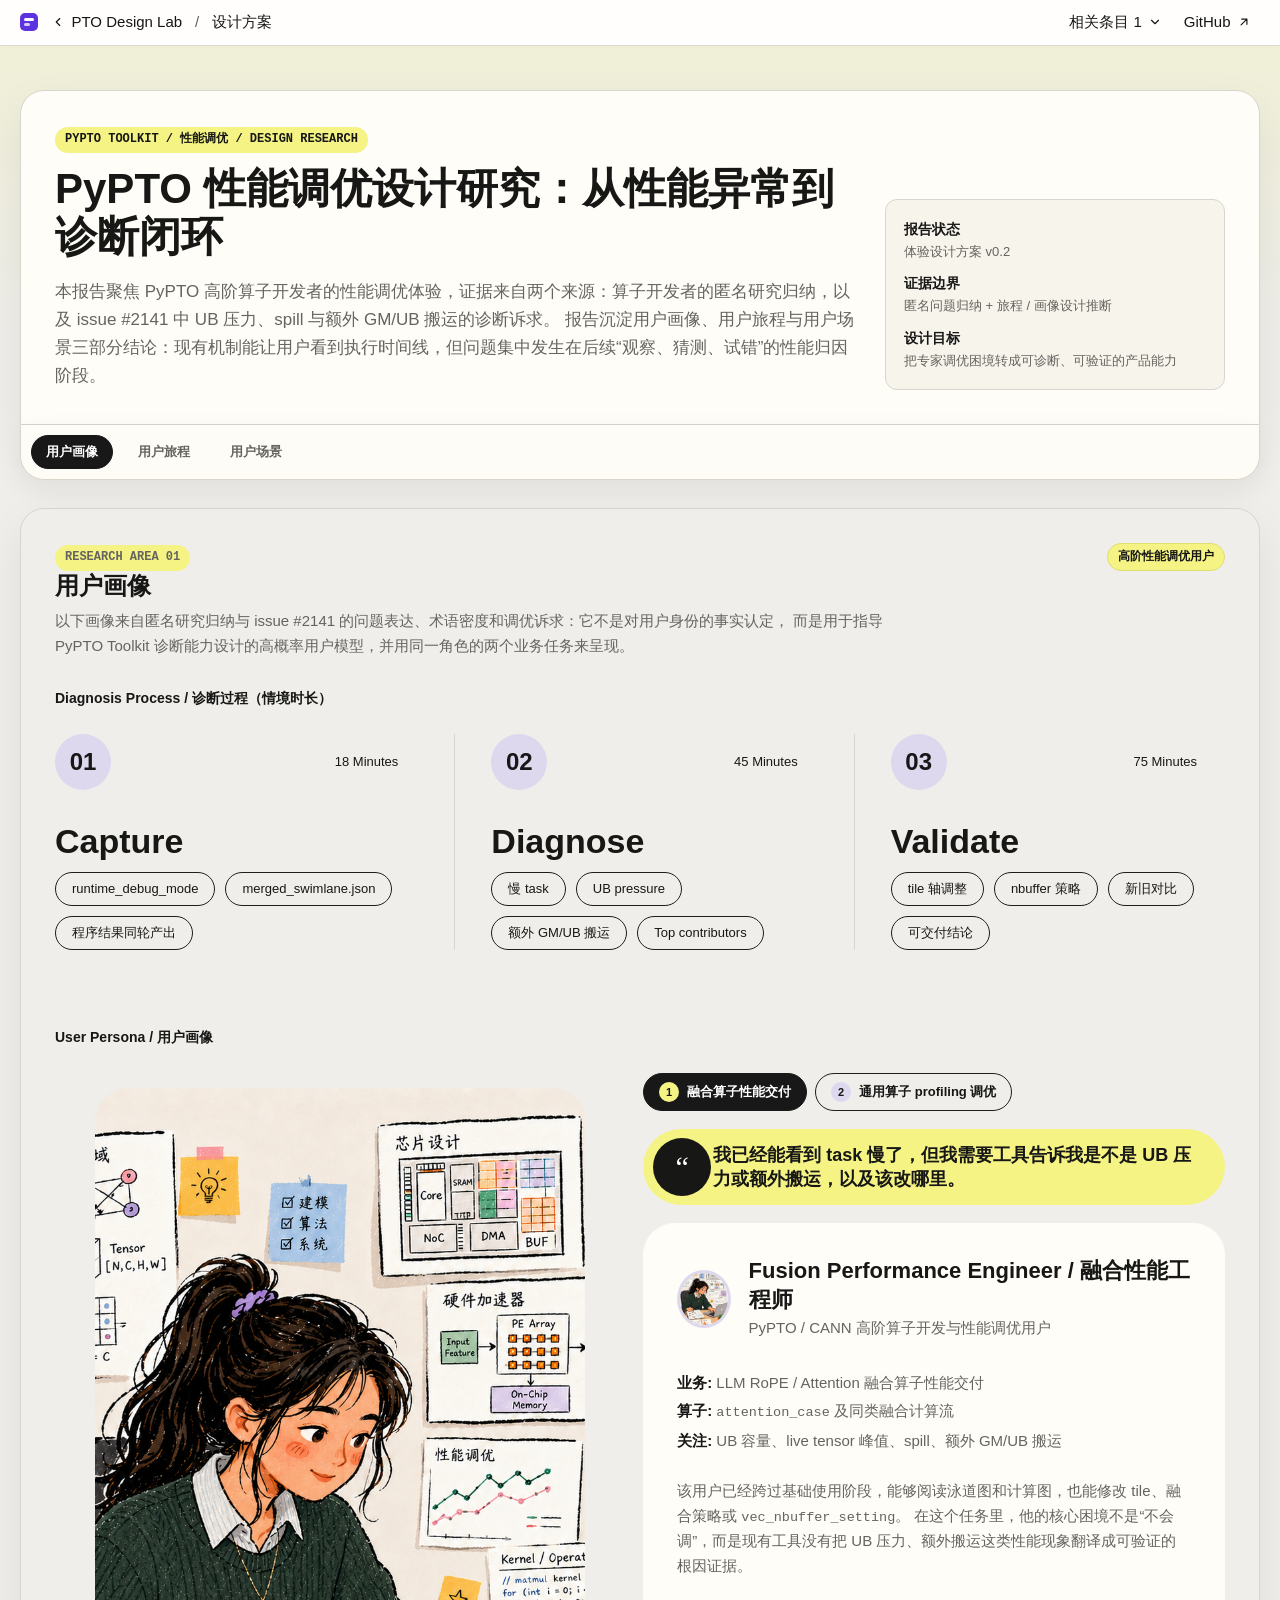
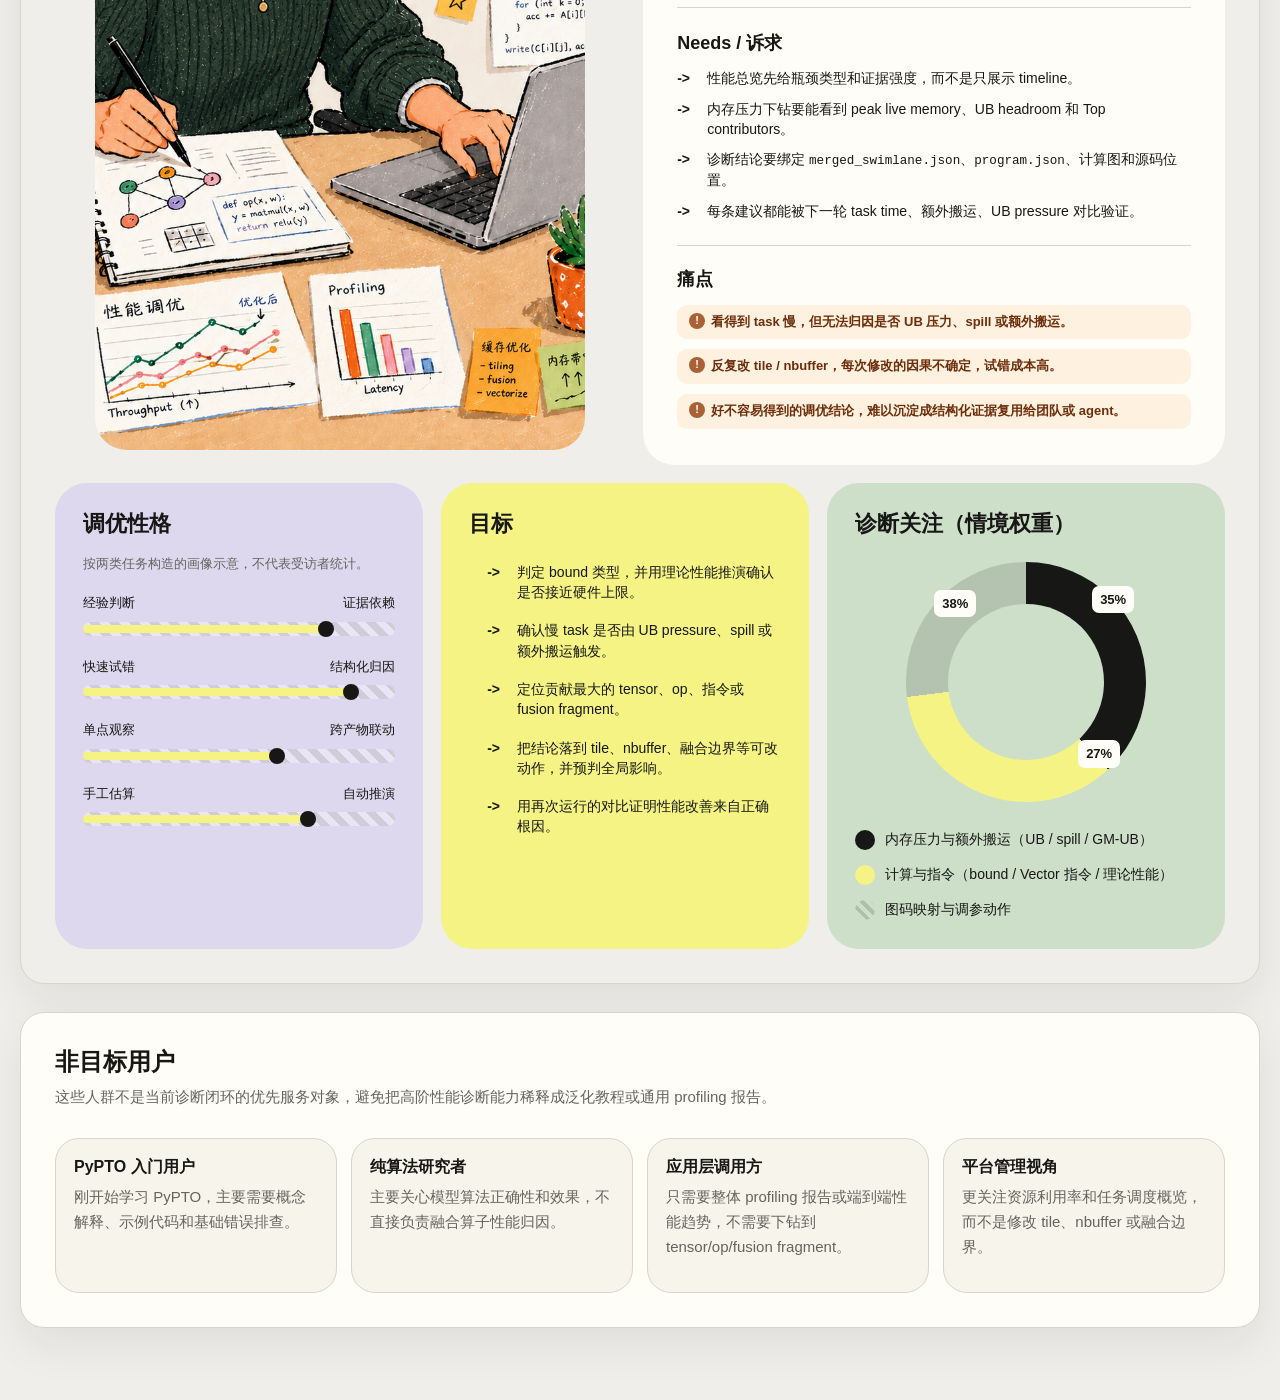
<file: design/fusion-performance-experience/index.html>
<!DOCTYPE html>
<html lang="zh-CN">
<head>
  <meta charset="utf-8">
  <meta name="viewport" content="width=device-width, initial-scale=1">
  <title>PyPTO 性能调优设计研究报告</title>
  <style>
    :root {
      color-scheme: light;
      --bg: #efeeea;
      --paper: #fffdf7;
      --paper-soft: #f7f4ec;
      --ink: #171716;
      --muted: #65645f;
      --soft: #8a877e;
      --line: #d8d5cd;
      --line-strong: #bdb7aa;
      --palette-lavender: #ded8ee;
      --palette-yellow: #f4f384;
      --palette-sage: #cddfc8;
      --palette-cream: #fffdf7;
      --palette-orange: #f4a32f;
      --palette-pink: #f28fac;
      --palette-clay: #a96135;
      --palette-moss: #6f895f;
      --before: #a96135;
      --before-soft: #fff1df;
      --before-card: #fffde5;
      --before-card-strong: #d9d56f;
      --after: #5d4e86;
      --after-soft: #f2eefb;
      --after-card: #f2eefb;
      --after-card-strong: #b9addc;
      --add: #171716;
      --add-soft: #f4f384;
      --change: #906012;
      --change-soft: #fff4d8;
      --remove: #9b2c2c;
      --remove-soft: #fff0f0;
      --keep: #65645f;
      --keep-soft: #ede9dd;
      --shadow: 0 18px 45px rgba(23, 23, 22, 0.07);
      --radius: 24px;
    }

    * { box-sizing: border-box; }

    html {
      scroll-behavior: smooth;
    }

    body {
      margin: 0;
      background:
        linear-gradient(180deg, rgba(244, 243, 132, 0.22), transparent 330px),
        var(--bg);
      color: var(--ink);
      font-family: -apple-system, BlinkMacSystemFont, "Segoe UI", "PingFang SC",
        "Hiragino Sans GB", "Microsoft YaHei", sans-serif;
      font-size: 15px;
      line-height: 1.65;
    }

    a { color: inherit; }

    code, .mono {
      font-family: "SF Mono", Menlo, Consolas, "Liberation Mono", monospace;
      font-size: 0.9em;
    }

    .page {
      width: min(1440px, calc(100vw - 40px));
      margin: 0 auto;
      padding: 44px 0 72px;
    }

    .hero,
    .section {
      border: 1px solid var(--line);
      border-radius: var(--radius);
      background: var(--paper);
      box-shadow: var(--shadow);
    }

    .hero {
      display: grid;
      grid-template-columns: minmax(0, 1fr) 340px;
      gap: 28px;
      align-items: end;
      padding: 34px;
      border-bottom-right-radius: 0;
      border-bottom-left-radius: 0;
    }

    .eyebrow,
    .section-kicker {
      display: inline-flex;
      align-items: center;
      width: max-content;
      max-width: 100%;
      min-height: 26px;
      padding: 0 10px;
      border-radius: 999px;
      background: var(--add-soft);
      color: var(--add);
      font-size: 12px;
      font-weight: 880;
      font-family: "SF Mono", Menlo, Consolas, "Liberation Mono", monospace;
      text-transform: uppercase;
    }

    .eyebrow,
    .section-kicker {
      color: var(--ink);
      letter-spacing: 0;
    }

    h1, h2, h3, p { margin-top: 0; }

    h1 {
      max-width: 920px;
      margin-bottom: 16px;
      font-size: 42px;
      line-height: 1.16;
      font-weight: 760;
      letter-spacing: 0;
    }

    h2 {
      margin-bottom: 8px;
      font-size: 24px;
      line-height: 1.25;
    }

    h3 {
      margin-bottom: 8px;
      font-size: 16px;
      line-height: 1.28;
    }

    .lead {
      max-width: 920px;
      margin-bottom: 0;
      color: var(--muted);
      font-size: 17px;
    }

    .meta {
      display: grid;
      gap: 10px;
      padding: 18px;
      border-radius: 12px;
      background: var(--paper-soft);
      border: 1px solid var(--line);
      color: var(--muted);
      font-size: 13px;
    }

    .meta strong {
      display: block;
      color: var(--ink);
      font-size: 14px;
    }

    .report-nav {
      position: sticky;
      top: 0;
      z-index: 10;
      display: flex;
      gap: 10px;
      margin-top: 0;
      padding: 10px;
      border: 1px solid var(--line);
      border-top: 0;
      border-radius: 0 0 var(--radius) var(--radius);
      background: rgba(255, 253, 247, 0.95);
      box-shadow: 0 10px 28px rgba(23, 23, 22, 0.07);
      backdrop-filter: blur(10px);
    }

    .report-nav a {
      display: inline-flex;
      align-items: center;
      min-height: 34px;
      padding: 0 14px;
      border-radius: 999px;
      border: 1px solid transparent;
      color: var(--muted);
      font-size: 13px;
      font-weight: 760;
      text-decoration: none;
      white-space: nowrap;
    }

    .report-nav a:hover,
    .report-nav a:focus-visible {
      border-color: var(--line-strong);
      background: var(--paper-soft);
      color: var(--ink);
      outline: none;
    }

    .report-nav a.is-active {
      border-color: #181818;
      background: #181818;
      color: #ffffff;
    }

    .tab-page {
      display: none;
    }

    .tab-page.active {
      display: block;
    }

    .research-group {
      scroll-margin-top: 84px;
    }

    .section {
      margin-top: 28px;
      padding: 34px;
    }

    .section-head {
      display: flex;
      justify-content: space-between;
      gap: 20px;
      align-items: flex-start;
      margin-bottom: 28px;
    }

    .section-head p {
      max-width: 860px;
      margin-bottom: 0;
      color: var(--muted);
    }

    .badge,
    .status {
      display: inline-flex;
      align-items: center;
      width: max-content;
      max-width: 100%;
      border-radius: 999px;
      font-weight: 800;
      white-space: nowrap;
    }

    .badge {
      min-height: 28px;
      padding: 3px 10px;
      border: 1px solid var(--line);
      background: var(--paper-soft);
      color: var(--muted);
      font-size: 12px;
    }

    .badge.before { color: var(--before); background: var(--before-soft); border-color: #e8bd87; }
    .badge.after { color: var(--after); background: var(--after-soft); border-color: #c6bce4; }
    .badge.new { color: var(--add); background: var(--add-soft); border-color: #dfde70; }
    .badge.change { color: var(--change); background: var(--change-soft); border-color: #e8d09b; }
    .badge.remove { color: var(--remove); background: var(--remove-soft); border-color: #e7b2ac; }
    .badge.keep { color: var(--keep); background: var(--keep-soft); border-color: var(--line); }

    .summary-grid {
      display: grid;
      grid-template-columns: repeat(4, minmax(0, 1fr));
      gap: 14px;
    }

    .summary-card,
    .value-card,
    .persona-card,
    .persona-panel,
    .profile-item,
    .principle {
      border: 1px solid var(--line);
      border-radius: var(--radius);
      background: var(--paper-soft);
    }

    .summary-card {
      min-height: 128px;
      padding: 18px;
    }

    .summary-card p,
    .value-card li,
    .persona-card li,
    .persona-panel p,
    .principle p {
      color: var(--muted);
    }

    .journey-wrap {
      overflow-x: auto;
      padding-bottom: 8px;
    }

    .journey {
      min-width: 1180px;
      display: grid;
      grid-template-columns: 126px repeat(8, minmax(118px, 1fr));
      gap: 10px;
      align-items: stretch;
    }

    .journey code { overflow-wrap: anywhere; }

    .axis-label {
      position: sticky;
      left: 0;
      z-index: 2;
      display: flex;
      align-items: center;
      justify-content: center;
      min-height: 120px;
      border: 1px solid var(--line);
      border-radius: 12px;
      background: var(--paper-soft);
      color: var(--muted);
      font-weight: 760;
      writing-mode: vertical-rl;
      text-orientation: mixed;
    }

    .axis-label.before { color: var(--before); }
    .axis-label.after { color: var(--after); }
    .axis-label.neutral { color: var(--muted); }

    .stage {
      min-height: 218px;
      padding: 14px;
      border-radius: var(--radius);
      border: 1px solid var(--line);
      background: var(--paper);
    }

    .stage.before {
      border-color: var(--before-card-strong);
      border-top: 5px solid var(--before-card-strong);
      background: linear-gradient(180deg, var(--before-card) 0%, var(--paper) 58%);
    }

    .stage.after,
    .stage.new-step {
      border-color: var(--after-card-strong);
      border-top: 5px solid var(--after-card-strong);
      background: linear-gradient(180deg, var(--after-card) 0%, var(--paper) 58%);
    }

    .stage.new-step {
      border-style: dashed;
    }

    .status {
      min-height: 24px;
      margin-bottom: 9px;
      padding: 3px 8px;
      font-size: 11px;
      line-height: 1;
    }

    .status.add { background: var(--add-soft); color: var(--add); }
    .status.change { background: var(--change-soft); color: var(--change); }
    .status.remove { background: var(--remove-soft); color: var(--remove); }
    .status.keep { background: var(--keep-soft); color: var(--keep); }

    .field {
      margin-top: 10px;
      padding-top: 10px;
      border-top: 1px solid rgba(23, 23, 22, 0.14);
    }

    .field:first-of-type {
      border-top: 0;
      padding-top: 0;
    }

    .field-label {
      display: block;
      margin-bottom: 4px;
      color: var(--muted);
      font-size: 11px;
      font-weight: 850;
      text-transform: uppercase;
    }

    .field p {
      margin: 0;
      color: var(--ink);
      font-size: 12.5px;
      line-height: 1.45;
    }

    .pain-text,
    .value-text {
      display: block;
      margin-top: 6px;
      padding: 7px 8px;
      border-left: 3px solid #f4a32f;
      background: #fff1df;
      color: #7a3b16;
      font-size: 12px;
      font-weight: 720;
      line-height: 1.45;
    }

    .pain-text.key {
      border-left-color: var(--before);
      background: #ffe6c5;
      color: #6d2e0c;
      font-weight: 850;
    }

    .value-text {
      border-left-color: var(--palette-moss);
      background: #eef4e7;
      color: #465f3d;
    }

    .emotion-row {
      grid-column: 1 / -1;
      display: grid;
      grid-template-columns: 126px repeat(8, minmax(118px, 1fr));
      gap: 10px;
      align-items: stretch;
    }

    .emotion-card {
      grid-column: 2 / -1;
      min-height: 190px;
      padding: 16px 18px 12px;
      border-radius: 12px;
      border: 1px solid var(--line);
      background: var(--paper-soft);
    }

    .emotion-title {
      display: flex;
      justify-content: space-between;
      gap: 12px;
      margin-bottom: 8px;
      color: var(--ink);
      font-weight: 760;
      font-size: 13px;
    }

    .emotion-title span:last-child {
      color: var(--muted);
      font-weight: 500;
    }

    svg {
      display: block;
      width: 100%;
      height: auto;
    }

    .curve-label {
      fill: var(--muted);
      font: 11px -apple-system, BlinkMacSystemFont, "Segoe UI", sans-serif;
    }

    .map-note {
      grid-column: 2 / -1;
      margin: 0;
      padding: 13px 16px;
      border-radius: 12px;
      border: 1px solid var(--line);
      background: var(--paper-soft);
      color: var(--muted);
      font-size: 13px;
    }

    .principles {
      display: grid;
      grid-template-columns: 0.78fr 1.22fr;
      gap: 18px;
      align-items: stretch;
    }

    .principle-quote {
      padding: 20px;
      border-radius: var(--radius);
      background: var(--ink);
      color: var(--paper);
    }

    .principle-quote p {
      margin: 0;
      color: var(--paper);
      font-size: 18px;
      line-height: 1.55;
      font-weight: 720;
    }

    .principle-quote span {
      display: block;
      margin-top: 16px;
      color: var(--palette-yellow);
      font-family: "SF Mono", Menlo, Consolas, "Liberation Mono", monospace;
      font-size: 12px;
    }

    .principle-list {
      display: grid;
      gap: 10px;
    }

    .principle {
      padding: 14px 16px;
    }

    .principle strong {
      color: var(--add);
    }

    .value-grid {
      display: grid;
      grid-template-columns: repeat(4, minmax(0, 1fr));
      gap: 16px;
    }

    .value-card {
      padding: 20px;
    }

    .value-card ul,
    .persona-card ul {
      margin: 0;
      padding-left: 18px;
    }

    .value-card li + li,
    .persona-card li + li {
      margin-top: 8px;
    }

    .legend {
      display: flex;
      flex-wrap: wrap;
      gap: 10px;
      margin-top: 14px;
    }

    .persona-page {
      --persona-bg: #efeeea;
      --persona-ink: #171716;
      --persona-muted: #65645f;
      --persona-line: #d8d5cd;
      --persona-lavender: #ded8ee;
      --persona-yellow: #f4f384;
      --persona-green: #cddfc8;
      --persona-cream: #fffdf7;
      --persona-orange: #f4a32f;
      --persona-pink: #f28fac;
      padding: 0;
      border-color: var(--persona-line);
      background: var(--persona-bg);
      color: var(--persona-ink);
      overflow: hidden;
    }

    .persona-shell {
      padding: 34px;
    }

    .persona-page .section-head {
      margin-bottom: 28px;
    }

    .persona-page .section-head p {
      color: var(--persona-muted);
    }

    .persona-section-label {
      margin: 0 0 24px;
      color: var(--ink);
      font-size: 14px;
      font-weight: 820;
    }

    .journey-subhead {
      margin-bottom: 18px;
    }

    .journey-label {
      margin-top: 42px;
    }

    .scenario-label {
      margin-top: 76px;
    }

    .diagnosis-process {
      display: grid;
      grid-template-columns: repeat(3, minmax(0, 1fr));
      gap: 28px;
      margin-bottom: 76px;
    }

    .process-step {
      position: relative;
      min-height: 210px;
      padding-right: 28px;
    }

    .process-step + .process-step {
      padding-left: 36px;
      border-left: 1px solid var(--persona-line);
    }

    .process-top {
      display: flex;
      align-items: center;
      justify-content: space-between;
      margin-bottom: 34px;
      color: var(--persona-ink);
      font-size: 13px;
    }

    .process-icon {
      display: grid;
      place-items: center;
      width: 56px;
      height: 56px;
      border-radius: 50%;
      background: var(--persona-lavender);
      font-size: 24px;
      font-weight: 800;
    }

    .process-step h3 {
      margin-bottom: 14px;
      font-size: 34px;
      line-height: 1;
      letter-spacing: 0;
    }

    .pill-list {
      display: flex;
      flex-wrap: wrap;
      gap: 10px;
    }

    .persona-pill {
      display: inline-flex;
      align-items: center;
      min-height: 34px;
      padding: 0 16px;
      border: 1px solid #1e1e1c;
      border-radius: 999px;
      color: var(--persona-ink);
      background: transparent;
      font-size: 13px;
    }

    .persona-board {
      display: grid;
      grid-template-columns: minmax(360px, 0.98fr) minmax(420px, 1fr);
      gap: 18px;
      align-items: stretch;
    }

    .persona-photo {
      min-height: 530px;
      border-radius: 32px;
      overflow: hidden;
      background: var(--persona-cream);
    }

    .persona-photo img {
      width: 100%;
      height: 100%;
      object-fit: cover;
      object-position: center;
      display: block;
    }

    .persona-profile-stack {
      display: grid;
      grid-template-rows: auto 1fr;
      gap: 18px;
    }

    .quote-band {
      display: grid;
      grid-template-columns: 58px 1fr;
      align-items: center;
      min-height: 74px;
      border-radius: 999px;
      background: var(--persona-yellow);
      color: var(--persona-ink);
      overflow: hidden;
    }

    .quote-mark {
      display: grid;
      place-items: center;
      width: 58px;
      height: 58px;
      margin-left: 10px;
      border-radius: 50%;
      background: var(--persona-ink);
      color: #ffffff;
      font-size: 30px;
      line-height: 1;
      font-family: Georgia, serif;
    }

    .quote-band p {
      margin: 0;
      padding: 14px 24px 14px 12px;
      font-size: 18px;
      line-height: 1.35;
      font-weight: 650;
    }

    .persona-id-card {
      padding: 34px;
      border-radius: 32px;
      background: var(--persona-cream);
      color: var(--persona-ink);
    }

    .persona-id-head {
      display: flex;
      gap: 18px;
      align-items: center;
      margin-bottom: 30px;
    }

    .persona-mini {
      width: 58px;
      height: 58px;
      border-radius: 50%;
      object-fit: cover;
      object-position: center;
      border: 3px solid var(--persona-lavender);
    }

    .persona-id-head h3 {
      margin: 0 0 2px;
      font-size: 22px;
    }

    .persona-id-head p,
    .persona-id-card p {
      margin-bottom: 0;
      color: var(--persona-muted);
    }

    .persona-id-needs {
      margin-top: 28px;
      padding-top: 24px;
      border-top: 1px solid var(--persona-line);
    }

    .persona-id-needs h4 {
      margin: 0 0 14px;
      color: var(--persona-ink);
      font-size: 18px;
      line-height: 1.25;
    }

    .persona-facts {
      display: grid;
      gap: 4px;
      margin-bottom: 26px;
      color: var(--persona-ink);
      font-size: 15px;
    }

    .persona-facts span {
      color: var(--persona-muted);
    }

    .persona-data-grid {
      display: grid;
      grid-template-columns: 1fr 1fr 1.08fr;
      gap: 18px;
      margin-top: 18px;
      align-items: stretch;
    }

    .persona-card {
      min-height: 270px;
      padding: 28px;
      border: 0;
      border-radius: 32px;
      background: var(--persona-cream);
      color: var(--persona-ink);
    }

    .persona-card h3 {
      margin-bottom: 24px;
      font-size: 22px;
      line-height: 1.2;
    }

    .persona-card.lavender { background: var(--persona-lavender); }
    .persona-card.yellow { background: var(--persona-yellow); }
    .persona-card.green { background: var(--persona-green); }

    .scenario-storyboard {
      display: grid;
      grid-template-columns: repeat(5, minmax(0, 1fr));
      gap: 14px;
      margin-bottom: 0;
    }

    .story-frame {
      min-height: 330px;
      padding: 16px;
      border: 1px solid var(--persona-line);
      border-radius: 24px;
      background: var(--persona-cream);
      color: var(--persona-ink);
    }

    .story-frame h3 {
      margin: 0 0 6px;
      font-size: 16px;
      line-height: 1.25;
    }

    .story-frame p {
      margin-bottom: 12px;
      color: var(--persona-muted);
      font-size: 12.5px;
      line-height: 1.45;
    }

    .wireframe {
      display: grid;
      gap: 8px;
      min-height: 150px;
      padding: 10px;
      border: 1px solid #1e1e1c;
      border-radius: 16px;
      background:
        linear-gradient(135deg, rgba(23, 23, 22, 0.025), rgba(23, 23, 22, 0.06)),
        var(--paper);
    }

    .wire-topbar,
    .wire-footer {
      height: 12px;
      border-radius: 999px;
      background: var(--persona-lavender);
    }

    .wire-main {
      display: grid;
      grid-template-columns: 0.78fr 1.22fr;
      gap: 8px;
      min-height: 104px;
    }

    .wire-code,
    .wire-swimlane,
    .wire-graph,
    .wire-panel {
      position: relative;
      min-height: 74px;
      padding: 8px;
      border: 1px solid var(--persona-line);
      border-radius: 12px;
      background: rgba(255, 253, 247, 0.84);
      overflow: hidden;
    }

    .wire-code::before,
    .wire-swimlane::before,
    .wire-graph::before,
    .wire-panel::before {
      display: block;
      margin-bottom: 6px;
      color: var(--persona-muted);
      font-size: 10px;
      font-weight: 820;
      text-transform: uppercase;
    }

    .wire-code::before { content: "Code"; }
    .wire-swimlane::before { content: "Swimlane"; }
    .wire-graph::before { content: "Graph"; }
    .wire-panel::before { content: "Diagnosis"; }

    .wire-code-line {
      height: 6px;
      margin-bottom: 5px;
      border-radius: 999px;
      background: #1e1e1c;
      opacity: 0.82;
    }

    .wire-code-line.short { width: 62%; }
    .wire-code-line.focus { background: var(--persona-yellow); opacity: 1; }

    .lane {
      display: grid;
      grid-template-columns: 18px 1fr;
      gap: 6px;
      align-items: center;
      margin-bottom: 5px;
    }

    .lane span {
      color: var(--persona-muted);
      font-size: 9px;
      font-weight: 720;
    }

    .lane-bar {
      height: 9px;
      border-radius: 999px;
      background: var(--persona-lavender);
    }

    .lane-bar.focus {
      background: var(--persona-yellow);
      box-shadow: 0 0 0 2px rgba(23, 23, 22, 0.82);
    }

    .lane-bar.wait {
      background: repeating-linear-gradient(45deg, var(--persona-green) 0 6px, rgba(205, 223, 200, 0.35) 6px 12px);
    }

    .graph-row {
      display: flex;
      align-items: center;
      justify-content: center;
      gap: 6px;
      min-height: 52px;
    }

    .graph-node {
      width: 24px;
      height: 24px;
      border: 2px solid #1e1e1c;
      border-radius: 8px;
      background: var(--persona-lavender);
    }

    .graph-node.focus { background: var(--persona-yellow); }
    .graph-edge {
      width: 24px;
      border-top: 2px solid #1e1e1c;
    }

    .panel-metric {
      display: flex;
      justify-content: space-between;
      gap: 8px;
      margin-bottom: 6px;
      padding-bottom: 5px;
      border-bottom: 1px solid var(--persona-line);
      color: var(--persona-muted);
      font-size: 10px;
    }

    .panel-metric strong {
      color: var(--persona-ink);
    }

    .attention {
      display: inline-flex;
      align-items: center;
      min-height: 26px;
      margin-top: 12px;
      padding: 3px 10px;
      border-radius: 999px;
      background: var(--persona-yellow);
      color: var(--persona-ink);
      font-size: 12px;
      font-weight: 820;
    }

    .story-note {
      margin-top: 10px;
      color: var(--persona-muted);
      font-size: 12px;
      line-height: 1.45;
    }

    .trait {
      margin-bottom: 20px;
    }

    .trait-labels {
      display: flex;
      justify-content: space-between;
      margin-bottom: 8px;
      color: var(--persona-ink);
      font-size: 13px;
    }

    .trait-track {
      position: relative;
      height: 14px;
      border-radius: 999px;
      background:
        repeating-linear-gradient(45deg, rgba(23, 23, 22, 0.12) 0 7px, transparent 7px 14px),
        rgba(255, 255, 255, 0.34);
    }

    .trait-track::before {
      content: "";
      position: absolute;
      inset: 3px auto 3px 0;
      width: var(--value);
      border-radius: 999px;
      background: var(--persona-yellow);
    }

    .trait-track::after {
      content: "";
      position: absolute;
      top: 50%;
      left: var(--value);
      width: 16px;
      height: 16px;
      border-radius: 50%;
      background: var(--persona-ink);
      transform: translate(-50%, -50%);
    }

    .arrow-list {
      display: grid;
      gap: 10px;
      margin: 0;
      padding: 0;
      list-style: none;
    }

    .arrow-list li {
      position: relative;
      padding-left: 30px;
      color: var(--persona-ink);
      font-size: 14px;
      line-height: 1.45;
    }

    .arrow-list li::before {
      content: "->";
      position: absolute;
      left: 0;
      font-weight: 900;
    }

    .donut-card {
      display: grid;
      grid-template-rows: auto 1fr auto;
    }

    .persona-donut {
      position: relative;
      width: min(240px, 100%);
      aspect-ratio: 1;
      margin: 0 auto;
      border-radius: 50%;
      background:
        conic-gradient(
          var(--persona-ink) 0 38%,
          var(--persona-yellow) 38% 73%,
          rgba(23, 23, 22, 0.14) 73% 100%
        );
    }

    .persona-donut::after {
      content: "";
      position: absolute;
      inset: 42px;
      border-radius: 50%;
      background: var(--persona-green);
    }

    .donut-tag {
      position: absolute;
      z-index: 1;
      padding: 3px 8px;
      border-radius: 7px;
      background: var(--persona-cream);
      color: var(--persona-ink);
      font-size: 13px;
      font-weight: 720;
    }

    .donut-tag.one { top: 28px; left: 28px; }
    .donut-tag.two { top: 24px; right: 12px; }
    .donut-tag.three { right: 26px; bottom: 34px; }

    .donut-legend {
      display: grid;
      gap: 12px;
      margin-top: 26px;
      color: var(--persona-ink);
      font-size: 14px;
    }

    .legend-dot {
      display: inline-block;
      width: 20px;
      height: 20px;
      margin-right: 10px;
      border-radius: 50%;
      vertical-align: middle;
      background: var(--dot);
    }

    .legend-dot.hatched {
      background: repeating-linear-gradient(45deg, rgba(23, 23, 22, 0.16) 0 4px, transparent 4px 8px);
    }

    /* scenario tab 复用 persona 视觉 tokens，让"故事主线"里的线框图正常着色 */
    #scenario-section {
      --persona-bg: #efeeea;
      --persona-ink: #171716;
      --persona-muted: #65645f;
      --persona-line: #d8d5cd;
      --persona-lavender: #ded8ee;
      --persona-yellow: #f4f384;
      --persona-green: #cddfc8;
      --persona-cream: #fffdf7;
      --persona-orange: #f4a32f;
      --persona-pink: #f28fac;
    }

    /* 用户画像 profile 轮播 */
    .persona-carousel { display: grid; gap: 14px; }

    .carousel-tabs { display: flex; flex-wrap: wrap; gap: 8px; }

    .carousel-tab {
      display: inline-flex;
      align-items: center;
      gap: 8px;
      min-height: 38px;
      padding: 0 15px;
      border: 1px solid #1e1e1c;
      border-radius: 999px;
      background: transparent;
      color: var(--persona-ink);
      font: inherit;
      font-size: 13px;
      font-weight: 720;
      cursor: pointer;
    }

    .carousel-tab .idx {
      display: grid;
      place-items: center;
      width: 20px;
      height: 20px;
      border-radius: 50%;
      background: var(--persona-lavender);
      font-size: 11px;
    }

    .carousel-tab.is-active { background: #181818; color: #ffffff; border-color: #181818; }
    .carousel-tab.is-active .idx { background: var(--persona-yellow); color: #181818; }

    /* 两张 slide 叠放在同一网格单元：容器高度恒为较高的一张，切换不跳动 */
    .carousel-slide {
      grid-area: 1 / 1;
      display: grid;
      grid-template-rows: auto 1fr;
      gap: 18px;
      visibility: hidden;
      opacity: 0;
      pointer-events: none;
      transition: opacity 0.18s ease;
    }
    .carousel-slide.is-active { visibility: visible; opacity: 1; pointer-events: auto; }

    .persona-pain {
      margin-top: 24px;
      padding-top: 22px;
      border-top: 1px solid var(--persona-line);
    }

    .persona-pain h4 { margin: 0 0 14px; font-size: 18px; line-height: 1.25; }

    .pain-list { display: grid; gap: 10px; margin: 0; padding: 0; list-style: none; }

    .pain-list li {
      position: relative;
      padding: 8px 12px 8px 34px;
      border-radius: 10px;
      background: #fff1df;
      color: #6d2e0c;
      font-size: 13px;
      line-height: 1.45;
      font-weight: 640;
    }

    .pain-list li::before {
      content: "!";
      position: absolute;
      left: 12px;
      top: 8px;
      display: grid;
      place-items: center;
      width: 16px;
      height: 16px;
      border-radius: 50%;
      background: var(--before, #a96135);
      color: #fff;
      font-size: 11px;
      font-weight: 800;
    }

    /* 故事主线线框图增强 */
    .wire-list { display: grid; gap: 4px; }

    .wire-row {
      display: grid;
      grid-template-columns: 1fr auto;
      gap: 8px;
      align-items: center;
      padding: 3px 6px;
      border-radius: 7px;
      background: rgba(255, 253, 247, 0.7);
      font-size: 9px;
      color: var(--persona-muted);
    }

    .wire-row.focus { background: var(--persona-yellow); color: var(--persona-ink); font-weight: 720; }
    .wire-row strong { color: var(--persona-ink); font-size: 9px; }

    .lane-bar.ref { background: transparent; border: 1px dashed #1e1e1c; }

    .lane-ref { position: relative; }
    .lane-ref::after {
      content: "理论";
      position: absolute;
      top: -3px;
      bottom: -3px;
      left: 58%;
      border-left: 2px dashed #1e1e1c;
      padding-left: 3px;
      font-size: 8px;
      color: var(--persona-muted);
    }

    .wire-code-line.add { background: var(--persona-green); opacity: 1; }

    .panel-metric.delta strong { color: #1f6b45; }
    .panel-metric.up strong { color: #9a3412; }

    .wire-jump {
      display: inline-flex;
      align-items: center;
      gap: 4px;
      margin-top: 6px;
      padding: 2px 8px;
      border-radius: 6px;
      background: var(--persona-lavender);
      font-size: 9px;
      font-weight: 720;
      color: var(--persona-ink);
    }

    .story-frame .field:first-of-type { border-top: 1px solid rgba(23, 23, 22, 0.14); padding-top: 10px; }

    @media (max-width: 980px) {
      .page { width: min(100vw - 24px, 760px); padding-top: 20px; }
      .hero { grid-template-columns: 1fr; padding: 24px; }
      h1 { font-size: 32px; }
      .summary-grid { grid-template-columns: 1fr; }
      .value-grid { grid-template-columns: 1fr; }
      .principles { grid-template-columns: 1fr; }
      .report-nav { overflow-x: auto; }
      .persona-shell { padding: 22px; }
      .diagnosis-process { grid-template-columns: 1fr; gap: 18px; margin-bottom: 36px; }
      .process-step,
      .process-step + .process-step { min-height: 0; padding: 0; border-left: 0; }
      .process-top { margin-bottom: 16px; }
      .process-step h3 { font-size: 28px; }
      .persona-board { grid-template-columns: 1fr; }
      .persona-photo { min-height: 420px; }
      .scenario-storyboard { grid-template-columns: 1fr !important; margin-bottom: 0; }
      .persona-data-grid { grid-template-columns: 1fr; }
      .section { padding: 22px; }
      .section-head { display: block; }
      .section-head .badge { margin-top: 12px; }
    }
  </style>
</head>
<body>
  <main class="page">
    <header class="hero">
      <div>
        <p class="eyebrow">PyPTO Toolkit / 性能调优 / Design Research</p>
        <h1>PyPTO 性能调优设计研究：从性能异常到诊断闭环</h1>
        <p class="lead">
          本报告聚焦 PyPTO 高阶算子开发者的性能调优体验，证据来自两个来源：算子开发者的匿名研究归纳，以及 issue #2141 中 UB 压力、spill 与额外 GM/UB 搬运的诊断诉求。
          报告沉淀用户画像、用户旅程与用户场景三部分结论：现有机制能让用户看到执行时间线，但问题集中发生在后续“观察、猜测、试错”的性能归因阶段。
        </p>
      </div>
      <aside class="meta" aria-label="报告元信息">
        <div><strong>报告状态</strong>体验设计方案 v0.2</div>
        <div><strong>证据边界</strong>匿名问题归纳 + 旅程 / 画像设计推断</div>
        <div><strong>设计目标</strong>把专家调优困境转成可诊断、可验证的产品能力</div>
      </aside>
    </header>

    <nav class="report-nav" aria-label="报告内一级导航">
      <a class="is-active" href="#persona-section" data-tab="persona-section">用户画像</a>
      <a href="#journey-section" data-tab="journey-section">用户旅程</a>
      <a href="#scenario-section" data-tab="scenario-section">用户场景</a>
    </nav>

    <div id="journey-section" class="research-group tab-page" aria-label="用户旅程">
      <section class="section" aria-labelledby="journey-group-title">
        <div class="section-head">
          <div>
            <p class="section-kicker">Research Area 02</p>
            <h2 id="journey-group-title">用户旅程</h2>
            <p>
              用 Before/After 对照呈现用户从生成泳道图到定位性能根因的体验差异，并把情绪变化、痛点和设计价值绑定到具体阶段。
              旅程以融合算子诊断场景为主线；末尾的双场景痛点对齐再把通用算子 profiling 场景映射到同一主线。
            </p>
          </div>
          <span class="badge before">Before &amp; After</span>
        </div>

        <p class="persona-section-label">One-Line Insight / 一句话结论</p>
        <div class="section-head journey-subhead">
          <div>
            <p>
              当前旅程并不缺“产物生成”，缺的是从 <code>merged_swimlane.json</code> 到可操作调优动作之间的诊断桥梁。
              目标旅程不是让用户多看几张图，而是把慢 task 自动解释为计算、调度、依赖、内存压力或额外搬运等可行动原因。
            </p>
          </div>
          <span class="badge new">核心变化：可视化 -&gt; 诊断闭环</span>
        </div>
        <div class="summary-grid">
          <article class="summary-card">
            <h3>用户业务</h3>
            <p>PyPTO 高阶算子开发与性能调优，覆盖大模型 RoPE / attention 融合算子交付与通用算子 profiling 调优。</p>
          </article>
          <article class="summary-card">
            <h3>当前机制</h3>
            <p><code>runtime_debug_mode</code> 运行前配置，同一轮运行产出程序结果和泳道图文件。</p>
          </article>
          <article class="summary-card">
            <h3>核心痛点</h3>
            <p><strong>看得到 task 慢，但不知道是不是 UB 压力、额外搬运或哪个 tensor/op 造成。</strong></p>
          </article>
          <article class="summary-card">
            <h3>目标体验</h3>
            <p>运行后自动归因，定位 task/op/tensor/source，并给出 tile、融合、nbuffer 的下一步建议。</p>
          </article>
        </div>

        <p class="persona-section-label journey-label">Before &amp; After Journey / 旅程对照</p>
        <div class="section-head journey-subhead">
          <div>
            <p>
              Before 和 After 不强行保持相同步数。能匹配的行为按同一列附近对齐；After 新增的诊断行为被拉宽，
              对应 Before 中“观察后只能猜测”的同一问题阶段。
            </p>
          </div>
          <div class="legend" aria-label="图例">
            <span class="badge before">Before 当前</span>
            <span class="badge after">After 期望</span>
            <span class="badge keep">保留动作</span>
            <span class="badge change">改造阶段</span>
            <span class="badge new">After 新增能力</span>
            <span class="badge remove">被替代动作</span>
          </div>
        </div>

        <div class="journey-wrap" tabindex="0" role="region" aria-label="用户旅程对照，可横向滚动">
          <div class="journey" role="table" aria-label="Before and After journey map">
            <div class="axis-label before">Before 当前旅程</div>

            <article class="stage before">
              <span class="status keep">保留</span>
              <h3>1. 配置采集</h3>
              <div class="field"><span class="field-label">用户行为</span><p>在代码中设置 <code>debug_options={"runtime_debug_mode": 1}</code>。</p></div>
              <div class="field"><span class="field-label">Task</span><p>让运行过程产出执行阶段调试数据。</p></div>
              <div class="field"><span class="field-label">Mindset</span><p>知道要采集，但还没有进入“诊断任务”的心智。</p></div>
              <div class="field"><span class="field-label">Pain</span><span class="pain-text">入口是代码配置，不是面向任务的“性能诊断”意图。</span></div>
            </article>

            <article class="stage before">
              <span class="status keep">保留</span>
              <h3>2. 运行 PyPTO</h3>
              <div class="field"><span class="field-label">用户行为</span><p>运行 PyPTO 程序，同一轮得到程序结果和 <code>merged_swimlane.json</code>。</p></div>
              <div class="field"><span class="field-label">Task</span><p>确认当前实现的性能表现和执行产物。</p></div>
              <div class="field"><span class="field-label">Mindset</span><p>运行结果可控，但还不知道异常是否存在。</p></div>
              <div class="field"><span class="field-label">Pain</span><span class="pain-text">产物只是分析材料，还不是诊断结论。</span></div>
            </article>

            <article class="stage before">
              <span class="status change">待改造</span>
              <h3>3. 打开泳道图</h3>
              <div class="field"><span class="field-label">用户行为</span><p>在 PyPTO Toolkit 中打开 <code>merged_swimlane.json</code>。</p></div>
              <div class="field"><span class="field-label">Task</span><p>把运行产物转成可观察的任务时间轴。</p></div>
              <div class="field"><span class="field-label">Mindset</span><p>开始寻找性能异常线索。</p></div>
              <div class="field"><span class="field-label">Pain</span><span class="pain-text">需要识别正确输出目录，并主动理解图、代码、计算图之间的绑定。</span></div>
            </article>

            <article class="stage before">
              <span class="status change">待改造</span>
              <h3>4. 发现异常 task</h3>
              <div class="field"><span class="field-label">用户行为</span><p>观察 task duration、气泡、依赖和计算图 copy 节点。</p></div>
              <div class="field"><span class="field-label">Task</span><p>判断是哪段融合计算流拖慢了单 task。</p></div>
              <div class="field"><span class="field-label">Mindset</span><p>从“看图”进入“找根因”，确定性开始下降。</p></div>
              <div class="field"><span class="field-label">Pain</span><span class="pain-text key">看见慢，但看不见根因。</span></div>
            </article>

            <article class="stage before" style="grid-column: span 2;">
              <span class="status remove">被替代</span>
              <h3>5. 猜测 UB / 搬运原因</h3>
              <div class="field"><span class="field-label">用户行为</span><p>在计算慢、调度等待、依赖阻塞、UB spill、额外搬运之间做人工判断。</p></div>
              <div class="field"><span class="field-label">Task</span><p>把泳道图现象翻译成可调的 PyPTO 表达问题。</p></div>
              <div class="field"><span class="field-label">Mindset</span><p>知道可能是 UB/搬运，但缺少能说服自己的证据。</p></div>
              <div class="field"><span class="field-label">Pain</span><span class="pain-text key">缺少“是否 UB 压力过大”的明确证据，也不知道哪些 tensor 贡献了 live memory 峰值。</span></div>
            </article>

            <article class="stage before">
              <span class="status remove">被替代</span>
              <h3>6. 反复改配置</h3>
              <div class="field"><span class="field-label">用户行为</span><p>调 tile 轴、改中间结果、试 <code>vec_nbuffer_setting</code> 或融合策略。</p></div>
              <div class="field"><span class="field-label">Task</span><p>找到能降低单 task 耗时的配置组合。</p></div>
              <div class="field"><span class="field-label">Mindset</span><p>进入试错谷底，担心每次修改都只是偶然变好。</p></div>
              <div class="field"><span class="field-label">Pain</span><span class="pain-text key">试错成本高，且每次修改的因果不确定。</span></div>
            </article>

            <article class="stage before">
              <span class="status change">待改造</span>
              <h3>7. 人工收敛</h3>
              <div class="field"><span class="field-label">用户行为</span><p>再次运行、人工对比泳道图，凭经验判断是否达到可交付性能。</p></div>
              <div class="field"><span class="field-label">Task</span><p>决定这组调参是否可以交付或继续深挖。</p></div>
              <div class="field"><span class="field-label">Mindset</span><p>有一定缓解，但很难把经验复用给团队或 agent。</p></div>
              <div class="field"><span class="field-label">Pain</span><span class="pain-text">结论不容易沉淀成结构化诊断证据。</span></div>
            </article>

            <div class="emotion-row">
              <div class="axis-label neutral">情绪曲线</div>
              <div class="emotion-card">
                <div class="emotion-title">
                  <span>情绪曲线对照：Before 走向试错谷底，After 保持确定性</span>
                  <span>After 阶段更多，但每一步更安全</span>
                </div>
                <svg viewbox="0 0 1000 154" role="img" aria-label="Before and After emotion curves compared">
                  <line x1="24" y1="28" x2="980" y2="28" stroke="#d8d5cd" stroke-width="1"></line>
                  <line x1="24" y1="76" x2="980" y2="76" stroke="#d8d5cd" stroke-width="1"></line>
                  <line x1="24" y1="124" x2="980" y2="124" stroke="#d8d5cd" stroke-width="1"></line>
                  <path d="M58,44 C135,46 158,50 210,54 C286,61 308,70 370,80 C443,92 477,106 538,116 C620,132 668,135 735,128 C818,120 876,112 942,104" fill="none" stroke="#a96135" stroke-width="4" stroke-linecap="round"></path>
                  <path d="M58,42 C134,40 170,42 220,45 C294,50 334,48 398,43 C468,39 510,44 572,46 C648,49 700,45 766,42 C842,38 890,40 942,36" fill="none" stroke="#5d4e86" stroke-width="4" stroke-linecap="round"></path>
                  <g fill="#a96135" stroke="#f7f4ec" stroke-width="3">
                    <circle cx="58" cy="44" r="6"></circle><circle cx="210" cy="54" r="6"></circle><circle cx="370" cy="80" r="6"></circle><circle cx="538" cy="116" r="7"></circle><circle cx="735" cy="128" r="7"></circle><circle cx="942" cy="104" r="6"></circle>
                  </g>
                  <g fill="#5d4e86" stroke="#f7f4ec" stroke-width="3">
                    <circle cx="58" cy="42" r="6"></circle><circle cx="220" cy="45" r="6"></circle><circle cx="398" cy="43" r="6"></circle><circle cx="572" cy="46" r="6"></circle><circle cx="766" cy="42" r="6"></circle><circle cx="942" cy="36" r="6"></circle>
                  </g>
                  <rect x="42" y="134" width="10" height="10" rx="5" fill="#a96135"></rect>
                  <text x="60" y="143" class="curve-label">Before：观察后只能猜，试错阶段跌到谷底</text>
                  <rect x="388" y="134" width="10" height="10" rx="5" fill="#5d4e86"></rect>
                  <text x="406" y="143" class="curve-label">After：先归因再下钻，验证闭环保持稳定</text>
                  <text x="36" y="22" class="curve-label">高确定性</text>
                  <text x="490" y="112" class="curve-label">猜测谷底</text>
                  <text x="850" y="30" class="curve-label">安全验证</text>
                </svg>
              </div>
            </div>

            <p class="map-note">
              Before 的情绪不是在配置或运行阶段崩掉，而是在“看见异常但无法归因”之后持续走低。issue #2141 的本质诉求，是把这段最消耗专家注意力的灰区变成工具可解释、可验证、可复用的诊断链路。
            </p>

            <div class="axis-label after">After 期望旅程</div>

            <article class="stage after" style="grid-column: span 2;">
              <span class="status keep">保留 + 明确化</span>
              <h3>1. 以任务意图启动采集</h3>
              <div class="field"><span class="field-label">用户行为</span><p>仍通过 <code>runtime_debug_mode</code> 运行一次 PyPTO 程序。</p></div>
              <div class="field"><span class="field-label">Task</span><p>采集本轮性能诊断所需的执行上下文。</p></div>
              <div class="field"><span class="field-label">Mindset</span><p>入口熟悉，但任务意图更明确。</p></div>
              <div class="field"><span class="field-label">Value</span><span class="value-text">保留当前机制，不破坏用户已掌握流程。</span></div>
            </article>

            <article class="stage after">
              <span class="status change">改造</span>
              <h3>2. 自动绑定产物</h3>
              <div class="field"><span class="field-label">用户行为</span><p>打开 Toolkit 后确认系统识别到最新运行产物。</p></div>
              <div class="field"><span class="field-label">Task</span><p>绑定 <code>merged_swimlane.json</code>、<code>program.json</code>、源码和 semantic label。</p></div>
              <div class="field"><span class="field-label">Mindset</span><p>不再担心打开错轮次或漏看关联产物。</p></div>
              <div class="field"><span class="field-label">Value</span><span class="value-text">减少手工找文件和错配上下文。</span></div>
            </article>

            <article class="stage new-step" style="grid-column: span 2;">
              <span class="status add">新增</span>
              <h3>3. 先给性能总览与归因</h3>
              <div class="field"><span class="field-label">用户行为</span><p>先看最慢 task、瓶颈类型和证据强度。</p></div>
              <div class="field"><span class="field-label">Task</span><p>快速判断异常更像 compute、schedule、dependency、memory movement 还是 UB pressure。</p></div>
              <div class="field"><span class="field-label">Mindset</span><p>先获得方向，再决定是否下钻。</p></div>
              <div class="field"><span class="field-label">Value</span><span class="value-text">把“看图猜”前移为“工具先归因”。</span></div>
            </article>

            <article class="stage new-step">
              <span class="status add">新增</span>
              <h3>4. 下钻内存压力</h3>
              <div class="field"><span class="field-label">用户行为</span><p>查看异常 task 的 peak live memory、UB headroom、额外搬运和 Top contributors。</p></div>
              <div class="field"><span class="field-label">Task</span><p>确认哪些 tensor/op/融合片段导致内存压力。</p></div>
              <div class="field"><span class="field-label">Mindset</span><p>从“怀疑 spill”变成“有证据可讨论”。</p></div>
              <div class="field"><span class="field-label">Value</span><span class="value-text">把 UB/spill 从经验判断变成诊断证据。</span></div>
            </article>

            <article class="stage after">
              <span class="status add">新增</span>
              <h3>5. 回到 PyPTO 动作</h3>
              <div class="field"><span class="field-label">用户行为</span><p>从诊断结论跳到源码、计算图和调参建议。</p></div>
              <div class="field"><span class="field-label">Task</span><p>决定调小哪个 tile 轴、减少哪些中间结果，或是否调整 <code>vec_nbuffer_setting</code>。</p></div>
              <div class="field"><span class="field-label">Mindset</span><p>行动方向明确，试错范围缩小。</p></div>
              <div class="field"><span class="field-label">Value</span><span class="value-text">诊断直接落到用户能改的 PyPTO 表达。</span></div>
            </article>

            <article class="stage after">
              <span class="status add">新增</span>
              <h3>6. 再跑自动对比</h3>
              <div class="field"><span class="field-label">用户行为</span><p>修改后再次运行，并查看新旧结果对比。</p></div>
              <div class="field"><span class="field-label">Task</span><p>比较 task time、额外搬运、UB pressure 和利用率是否改善。</p></div>
              <div class="field"><span class="field-label">Mindset</span><p>从试错转为验证，每轮修改都有因果记录。</p></div>
              <div class="field"><span class="field-label">Value</span><span class="value-text">证明性能提升是否来自 UB 压力下降。</span></div>
            </article>
          </div>
        </div>

        <p class="persona-section-label journey-label">Change Summary / 增删改摘要</p>
        <div class="section-head journey-subhead">
          <div>
            <p>After 不是简单增加 UI 控件，而是把原本堆在用户脑内的判断拆成工具可见、可验证、可复用的阶段。</p>
          </div>
        </div>
        <div class="summary-grid">
          <article class="summary-card">
            <h3>保留</h3>
            <p>保留 <code>runtime_debug_mode</code> 运行采集入口，保留 <code>merged_swimlane.json</code> 作为核心可视化产物。</p>
          </article>
          <article class="summary-card">
            <h3>改造</h3>
            <p>把“手工找文件、手工绑定上下文、手工读图归因”改成“Toolkit 自动识别本轮运行与关联产物”。</p>
          </article>
          <article class="summary-card">
            <h3>新增</h3>
            <p>新增性能总览归因、内存压力诊断、Top contributors、源码回跳、调参建议和再次运行对比。</p>
          </article>
          <article class="summary-card">
            <h3>弱化</h3>
            <p>弱化专家肉眼猜测与盲目试错，让 UB spill / 额外搬运从经验假设变成结构化证据。</p>
          </article>
        </div>
      </section>

      <section class="section" aria-labelledby="scenario-convergence-title">
        <div class="section-head">
          <div>
            <p class="section-kicker">Scenario Convergence</p>
            <h2 id="scenario-convergence-title">双场景痛点对齐：把两个场景映射到同一主线</h2>
            <p>
              上面的 Before/After 旅程以融合算子诊断场景为主线。本课题其实有两类来源不同的工作场景：一是算子开发者的<strong>通用算子 profiling 调优</strong>（匿名研究归纳），
              二是 <strong>PyPTO 融合算子诊断</strong>（issue #2141）。两者工具入口不同，但痛点结构同构——都能按同一条「采集 → 归因 → 下钻 → 动作与验证」主线对齐，因此可以共用一套诊断体验，而不是两套割裂界面。
            </p>
          </div>
          <span class="badge new">One spine · Two scenarios</span>
        </div>
        <div class="value-grid">
          <article class="value-card">
            <h3>阶段 1 · 采集 Capture</h3>
            <div class="field"><span class="field-label">通用 profiling 场景</span><p>打印 Profiling summary（核数、总耗时、AI CPU / AI Vector 各模块耗时），凭经验先判 Compute / Vector / MTE2 bound。</p></div>
            <div class="field"><span class="field-label">融合诊断场景</span><p><code>runtime_debug_mode</code> 同轮产出程序结果与 <code>merged_swimlane.json</code>。</p></div>
            <div class="field"><span class="field-label">共同解法</span><span class="value-text">保留既有采集入口，自动绑定本轮产物，并预判 bound 方向。</span></div>
          </article>
          <article class="value-card">
            <h3>阶段 2 · 归因 Attribute</h3>
            <div class="field"><span class="field-label">通用 profiling 场景</span><p>看耗时后靠自研表格手输矩阵尺寸，算搬运量除带宽推理论耗时，过程低效。</p></div>
            <div class="field"><span class="field-label">融合诊断场景</span><p>在泳道图里人工找慢 task，看得到慢但无法归因 UB 压力或额外搬运。</p></div>
            <div class="field"><span class="field-label">共同解法</span><span class="value-text">工具先给 Top 异常 task、瓶颈类型与理论 vs 实测 gap，内置推演免手工表格。</span></div>
          </article>
          <article class="value-card">
            <h3>阶段 3 · 下钻 Drill</h3>
            <div class="field"><span class="field-label">通用 profiling 场景</span><p>Vector 指令耗时无参考资料、缺基线；流水图片段要人工对应源码。</p></div>
            <div class="field"><span class="field-label">融合诊断场景</span><p>需下钻 peak live memory、UB headroom、额外搬运与 Top contributors。</p></div>
            <div class="field"><span class="field-label">共同解法</span><span class="value-text">分段泳道 + 内存压力面板 + 指令耗时基线库 + 点节点直跳源码。</span></div>
          </article>
          <article class="value-card">
            <h3>阶段 4 · 动作与验证 Act &amp; Verify</h3>
            <div class="field"><span class="field-label">通用 profiling 场景</span><p>多版方案逐一试，局部调优引发全局劣化，「按下葫芦浮起瓢」。</p></div>
            <div class="field"><span class="field-label">融合诊断场景</span><p>反复改 tile / nbuffer，每次修改的因果不确定。</p></div>
            <div class="field"><span class="field-label">共同解法</span><span class="value-text">建议自带验证指标 + Before/After 复跑对比 + 局部改动的全局边际预判。</span></div>
          </article>
        </div>
        <p class="map-note" style="grid-column: auto; margin-top: 18px;">
          两个场景共用一条主线后，「用户场景」页签的端到端故事就是这张映射表的融合落地：通用 profiling 场景贡献「自动算 + 直接找」能力，融合诊断场景贡献「归因下钻 + 复跑验证」能力，合起来覆盖「自动算、直接找、全预判」。
        </p>
      </section>
    </div>

    <div id="scenario-section" class="research-group tab-page" aria-label="用户场景">
      <section class="section" aria-labelledby="scenario-e2e-title">
        <div class="section-head">
          <div>
            <p class="section-kicker">End-to-End Scenario</p>
            <h2 id="scenario-e2e-title">端到端融合场景：一次 attention_fusion_case 的性能交付</h2>
            <p>
              把匿名研究归纳的<strong>通用算子 profiling 场景</strong>与 issue #2141 的<strong>融合算子诊断场景</strong>融合成一个连续故事：
              主角是融合性能工程师，目标是把一个性能不达标的 <code>attention_fusion_case</code> 融合算子调到可交付。
              故事沿「采集 → 归因 → 下钻 → 动作与验证」主线推进，每一幕同时化解两个场景在该阶段的痛点，
              标签 [A] 指访谈场景痛点、[B] 指 issue 场景痛点。
            </p>
          </div>
          <span class="badge new">A + B 融合 · 单一主线</span>
        </div>

        <p class="persona-section-label">One Story / 一条主线</p>
        <div class="section-head journey-subhead">
          <div>
            <p>
              主角：融合性能工程师；触发：交付前发现 <code>attention_fusion_case</code> 单 task 耗时偏高；
              期望：不再靠 summary 经验判 bound、手搓表格算理论值、肉眼对图找码、盲目试错，
              而是被工具一路带到「知道为什么、该改哪里、改了有没有用」。
            </p>
          </div>
          <span class="badge new">Persona：Fusion Performance Engineer</span>
        </div>

        <div class="scenario-storyboard" style="grid-template-columns: repeat(3, minmax(0, 1fr));">
          <article class="story-frame">
            <h3>场景 1 · 采集｜交付前发现慢</h3>
            <div class="wireframe" aria-label="采集入口与产物绑定 wireframe">
              <div class="wire-topbar"></div>
              <div class="wire-main">
                <div class="wire-code">
                  <div class="wire-code-line"></div>
                  <div class="wire-code-line focus"></div>
                  <div class="wire-code-line short"></div>
                  <div class="wire-code-line"></div>
                </div>
                <div class="wire-panel">
                  <div class="panel-metric"><span>swimlane</span><strong>bound ✓</strong></div>
                  <div class="panel-metric"><span>program</span><strong>bound ✓</strong></div>
                  <div class="panel-metric"><span>operator</span><strong>attention_fusion_case</strong></div>
                  <div class="panel-metric"><span>预判</span><strong>MTE2-bound?</strong></div>
                </div>
              </div>
            </div>
            <span class="attention">注意力：采集开关 + 产物自动绑定</span>
            <div class="field"><span class="field-label">用户动作</span><p>打印 Profiling summary，并用 <code>runtime_debug_mode</code> 跑一轮，同轮拿到程序结果、各模块耗时与 <code>merged_swimlane.json</code>。</p></div>
            <div class="field"><span class="field-label">融合痛点</span><p>[A] summary 只有核数与模块耗时，要凭经验判 Compute / Vector / MTE2 bound；[B] 产物只是材料，不是结论。</p></div>
            <div class="field"><span class="field-label">系统解法</span><span class="value-text">Toolkit 自动绑定本轮 <code>merged_swimlane.json</code>、<code>program.json</code>，并预判 bound 方向。</span></div>
          </article>

          <article class="story-frame">
            <h3>场景 2 · 归因｜先知道看哪里</h3>
            <div class="wireframe" aria-label="Top 异常 task 排名 wireframe">
              <div class="wire-topbar"></div>
              <div class="wire-main">
                <div class="wire-panel">
                  <div class="wire-list">
                    <div class="wire-row focus"><span>T029 · memory move</span><strong>high</strong></div>
                    <div class="wire-row"><span>T019 · compute</span><strong>mid</strong></div>
                    <div class="wire-row"><span>T037 · wait</span><strong>low</strong></div>
                  </div>
                </div>
                <div class="wire-swimlane">
                  <div class="lane"><span>AIC</span><div class="lane-bar"></div></div>
                  <div class="lane"><span>AIV0</span><div class="lane-bar focus"></div></div>
                  <div class="lane"><span>AIV1</span><div class="lane-bar wait"></div></div>
                </div>
              </div>
            </div>
            <span class="attention">注意力：异常 task 排名与瓶颈类型</span>
            <div class="field"><span class="field-label">用户动作</span><p>打开诊断总览，看 Top 异常 task 排名、瓶颈类型与证据强度。</p></div>
            <div class="field"><span class="field-label">融合痛点</span><p>[A] 原来要在 MindStudio Insight 里逐段翻耗时；[B] 原来在空泳道图里人工找慢 task。</p></div>
            <div class="field"><span class="field-label">系统解法</span><span class="value-text">直接给 Top task <code>DEV0-C05-T029</code>、bottleneck = memory movement、evidence = high。</span></div>
          </article>

          <article class="story-frame">
            <h3>场景 3 · 归因深化｜理论 vs 实测</h3>
            <div class="wireframe" aria-label="理论基准线对照 wireframe">
              <div class="wire-topbar"></div>
              <div class="wire-main">
                <div class="wire-swimlane">
                  <div class="lane lane-ref"><span>AIV0</span><div class="lane-bar focus"></div></div>
                  <div class="lane"><span>AIC</span><div class="lane-bar"></div></div>
                  <div class="lane"><span>AIV1</span><div class="lane-bar wait"></div></div>
                </div>
                <div class="wire-panel">
                  <div class="panel-metric"><span>理论</span><strong>128.0 us</strong></div>
                  <div class="panel-metric up"><span>实测</span><strong>156.0 us</strong></div>
                  <div class="panel-metric up"><span>gap</span><strong>+28.0 us</strong></div>
                  <div class="panel-metric"><span>带宽利用率</span><strong>62%</strong></div>
                </div>
              </div>
            </div>
            <span class="attention">注意力：理论基准线与 gap</span>
            <div class="field"><span class="field-label">用户动作</span><p>在慢 task 上看理论耗时基准线（虚线）与实测 bar 的 gap。</p></div>
            <div class="field"><span class="field-label">融合痛点</span><p>[A] 每个算子手搓一张表算搬运量、带宽利用率。</p></div>
            <div class="field"><span class="field-label">系统解法</span><span class="value-text">按 tensor 形状自动推演理论耗时，基准线叠在实测 bar 上，gap 是待解释差额，不等于可实现的优化收益。</span></div>
          </article>

          <article class="story-frame">
            <h3>场景 4 · 下钻｜内存压力 + 图码联跳</h3>
            <div class="wireframe" aria-label="内存压力与源码联跳 wireframe">
              <div class="wire-topbar"></div>
              <div class="wire-main">
                <div class="wire-graph">
                  <div class="graph-row">
                    <span class="graph-node"></span>
                    <span class="graph-edge"></span>
                    <span class="graph-node focus"></span>
                    <span class="graph-edge"></span>
                    <span class="graph-node"></span>
                  </div>
                </div>
                <div class="wire-panel">
                  <div class="panel-metric up"><span>headroom</span><strong>24.0 KiB</strong></div>
                  <div class="panel-metric"><span>top</span><strong>k_cache_tile</strong></div>
                  <div class="panel-metric"><span>reload</span><strong>GM -&gt; UB</strong></div>
                  <span class="wire-jump">-&gt; attention_case.py:96</span>
                </div>
              </div>
            </div>
            <span class="attention">注意力：内存压力 + 指令基线 + 图码联跳</span>
            <div class="field"><span class="field-label">用户动作</span><p>点分段泳道的 memory 段，下钻 UB headroom 与 Top contributors，再点计算图节点跳源码。</p></div>
            <div class="field"><span class="field-label">融合痛点</span><p>[B] 怀疑 UB spill 无证据；[A] Vector 指令耗时无基线、流水图与代码需人工对应。</p></div>
            <div class="field"><span class="field-label">系统解法</span><span class="value-text">给 headroom 24.0 KiB、top = <code>k_cache_tile</code>、GM→UB reload；指令段引用耗时基线；点节点直跳源码行。</span></div>
          </article>

          <article class="story-frame">
            <h3>场景 5 · 动作｜落到可改的表达</h3>
            <div class="wireframe" aria-label="调参建议与预期指标 wireframe">
              <div class="wire-topbar"></div>
              <div class="wire-main">
                <div class="wire-code">
                  <div class="wire-code-line short"></div>
                  <div class="wire-code-line add"></div>
                  <div class="wire-code-line focus"></div>
                  <div class="wire-code-line"></div>
                </div>
                <div class="wire-panel">
                  <div class="panel-metric"><span>tile_k</span><strong>256 -&gt; 128</strong></div>
                  <div class="panel-metric"><span>nbuffer</span><strong>2 -&gt; 1</strong></div>
                  <div class="panel-metric"><span>预期</span><strong>task↓ / move↓</strong></div>
                </div>
              </div>
            </div>
            <span class="attention">注意力：建议绑定动作 + 预期验证指标</span>
            <div class="field"><span class="field-label">用户动作</span><p>采纳建议，调小某 tile 轴、改 <code>vec_nbuffer_setting</code> 或收紧融合边界。</p></div>
            <div class="field"><span class="field-label">融合痛点</span><p>[A][B] 原来建议泛泛，不知改哪、改了影响哪个指标。</p></div>
            <div class="field"><span class="field-label">系统解法</span><span class="value-text">每条建议绑定 tile / nbuffer / fusion boundary，并声明预期验证指标。</span></div>
          </article>

          <article class="story-frame">
            <h3>场景 6 · 验证｜就地差分 + 全局预判</h3>
            <div class="wireframe" aria-label="Before/After 就地差分 wireframe">
              <div class="wire-topbar"></div>
              <div class="wire-main">
                <div class="wire-swimlane">
                  <div class="lane"><span>before</span><div class="lane-bar"></div></div>
                  <div class="lane"><span>after</span><div class="lane-bar focus" style="width: 62%;"></div></div>
                </div>
                <div class="wire-panel">
                  <div class="panel-metric delta"><span>task</span><strong>12.8 → 12.3μs · 预计</strong></div>
                  <div class="panel-metric"><span>collected</span><strong>Unavailable</strong></div>
                  <div class="panel-metric"><span>identity</span><strong>unavailable</strong></div>
                </div>
              </div>
            </div>
            <span class="attention">注意力：预计变化与已采集验证分层</span>
            <div class="field"><span class="field-label">用户动作</span><p>先应用 构造 建议查看预计变化；取得同口径 paired run 后再查看 collected delta。</p></div>
            <div class="field"><span class="field-label">融合痛点</span><p>[A] 局部调优引发全局劣化「按下葫芦浮起瓢」；[B] 反复改因果不确定。</p></div>
            <div class="field"><span class="field-label">系统解法</span><span class="value-text">当前先显示 task 12.8 → 预计复跑12.3μs，并把已采集 run 对比固定为 unavailable；只有 identity contract matched 后才展示 collected delta。</span></div>
          </article>
        </div>
      </section>

      <section class="section" aria-labelledby="principles-title">
        <div class="section-head">
          <div>
            <h2 id="principles-title">设计原则</h2>
            <p>这个场景的核心用户是高阶算子开发/调优用户。After 旅程要围绕他们最真实的目标设计：更快定位根因，更稳选择下一步动作。</p>
          </div>
        </div>
        <div class="principles">
          <div class="principle-quote">
            <p>不要让用户成为泳道图侦探。让工具把执行现象翻译成 PyPTO 开发动作。</p>
            <span>Target experience statement</span>
          </div>
          <div class="principle-list">
            <div class="principle">
              <strong>先归因，再下钻</strong>
              <p>用户进入性能分析时，先看到瓶颈类型和证据强度，再决定看 task、tensor、copy 或源码。</p>
            </div>
            <div class="principle">
              <strong>痛点必须绑定动作</strong>
              <p>每一个痛点都落到具体阶段：打开产物、观察异常、猜测根因、试错验证，而不是作为散落的用户抱怨。</p>
            </div>
            <div class="principle">
              <strong>建议必须可验证</strong>
              <p>每条建议都应该能在下一轮运行中被对比验证，例如 task time、额外搬运、UB pressure 是否改善。</p>
            </div>
          </div>
        </div>
      </section>

      <section class="section" aria-labelledby="value-title">
        <div class="section-head">
          <div>
            <h2 id="value-title">设计价值</h2>
            <p>这个 After 旅程的价值不在“阶段更多”，而在每一步都有证据、方向和验证方式，让专家用户更安全地推进性能交付。</p>
          </div>
        </div>
        <div class="value-grid">
          <article class="value-card user">
            <h3>降低专家认知负担</h3>
            <ul>
              <li>把最消耗心力的“猜测 UB / 搬运根因”变成工具先给证据。</li>
              <li>让用户从读图侦查转向判断和决策，情绪谷底被抬高。</li>
            </ul>
          </article>
          <article class="value-card product">
            <h3>强化 Toolkit 核心定位</h3>
            <ul>
              <li>从执行可视化升级为性能诊断入口。</li>
              <li>把 issue #2141 从单点指标需求扩展成 Fusion Performance Advisor 能力雏形。</li>
            </ul>
          </article>
          <article class="value-card system">
            <h3>支撑 IDE 与 agent 自动化</h3>
            <ul>
              <li>结构化输出瓶颈类型、内存压力、Top contributors 和调参建议。</li>
              <li>为性能 skill、自动调优和跨轮对比提供稳定数据接口。</li>
            </ul>
          </article>
          <article class="value-card org">
            <h3>沉淀可复用调优知识</h3>
            <ul>
              <li>有效动作可以沉淀成团队规则，而不是停留在个人经验和截图里。</li>
              <li>同类 RoPE / attention 融合片段再次出现时，可以更快复用诊断链路。</li>
            </ul>
          </article>
        </div>
      </section>

      <section class="section" aria-labelledby="craft-title">
        <div class="section-head">
          <div>
            <p class="section-kicker">Experience Craft</p>
            <h2 id="craft-title">专业体验设计手法</h2>
            <p>面向高阶调优专家的诊断场景，交互与视觉手法都服务于一个目标：压缩「看见慢 → 知道为什么 → 该改哪里」的注意力成本，并让每一步都可信、可验证。</p>
          </div>
          <span class="badge new">Interaction · Visual</span>
        </div>
        <div class="principles">
          <div class="principle-quote">
            <p>专家要的不是更多图表，而是更短的「看见慢 → 知道为什么 → 该改哪里」路径。</p>
            <span>Craft principle</span>
          </div>
          <div class="principle-list">
            <div class="principle"><strong>归因漏斗 · 渐进式披露 Progressive Disclosure</strong><p>默认只暴露 Top 1–3 异常与瓶颈类型，证据随下钻逐层展开，专家不必在满屏 track 里扫描。</p></div>
            <div class="principle"><strong>四视图联动 · Brushing &amp; Linking</strong><p>泳道图、内存曲线、计算图、源码共享选择态，点一处全部高亮同步，直接消除「图与代码无映射」的人工对应。</p></div>
            <div class="principle"><strong>证据强度即视觉编码 · Confidence Encoding</strong><p>用饱和度、虚线、hatch 纹理把 high / partial / insufficient 编码进 UI；证据不足时降级为「可能原因」，不把推断包装成事实。</p></div>
            <div class="principle"><strong>理论基准线 · Reference Line / Anchoring</strong><p>把自动推演的理论耗时作为基准叠加在实测 bar 上，gap 是待解释差额，不等于可实现的优化收益，替掉「每个算子手搓一张表」。</p></div>
            <div class="principle"><strong>语义缩放 · Semantic Zoom</strong><p>同一 task 从总耗时 → compute / memory / wait / unaccounted 分段 → 单 tensor 贡献，逐级放大而不切换心智。</p></div>
            <div class="principle"><strong>就地差分 · Diegetic Diff Overlay</strong><p>预计变化与真实 collected delta 都回到原泳道与指标，但必须以明确状态分层；没有有效 paired run 时只展示 构造 projection 和 unavailable。</p></div>
          </div>
        </div>
      </section>

    </div>

    <div id="persona-section" class="research-group tab-page active" aria-label="用户画像">
    <section class="section persona-page" aria-labelledby="persona-title">
      <div class="persona-shell">
        <div class="section-head">
          <div>
            <p class="section-kicker">Research Area 01</p>
            <h2 id="persona-title">用户画像</h2>
            <p>
              以下画像来自匿名研究归纳与 issue #2141 的问题表达、术语密度和调优诉求：它不是对用户身份的事实认定，
              而是用于指导 PyPTO Toolkit 诊断能力设计的高概率用户模型，并用同一角色的两个业务任务来呈现。
            </p>
          </div>
          <span class="badge new">高阶性能调优用户</span>
        </div>

        <p class="persona-section-label">Diagnosis Process / 诊断过程（情境时长）</p>
        <div class="diagnosis-process" aria-label="用户诊断过程概览">
          <article class="process-step">
            <div class="process-top">
              <span class="process-icon">01</span>
              <span>18 Minutes</span>
            </div>
            <h3>Capture</h3>
            <div class="pill-list">
              <span class="persona-pill">runtime_debug_mode</span>
              <span class="persona-pill">merged_swimlane.json</span>
              <span class="persona-pill">程序结果同轮产出</span>
            </div>
          </article>

          <article class="process-step">
            <div class="process-top">
              <span class="process-icon">02</span>
              <span>45 Minutes</span>
            </div>
            <h3>Diagnose</h3>
            <div class="pill-list">
              <span class="persona-pill">慢 task</span>
              <span class="persona-pill">UB pressure</span>
              <span class="persona-pill">额外 GM/UB 搬运</span>
              <span class="persona-pill">Top contributors</span>
            </div>
          </article>

          <article class="process-step">
            <div class="process-top">
              <span class="process-icon">03</span>
              <span>75 Minutes</span>
            </div>
            <h3>Validate</h3>
            <div class="pill-list">
              <span class="persona-pill">tile 轴调整</span>
              <span class="persona-pill">nbuffer 策略</span>
              <span class="persona-pill">新旧对比</span>
              <span class="persona-pill">可交付结论</span>
            </div>
          </article>
        </div>

        <p class="persona-section-label">User Persona / 用户画像</p>
        <div class="persona-board">
          <figure class="persona-photo">
            <img src="assets/operator-dev-female-01.png" alt="高阶 PyPTO 算子调优用户插画头像">
          </figure>

          <div class="persona-profile-stack">
            <div class="carousel-tabs" role="tablist" aria-label="同一用户的两个业务任务">
              <button type="button" class="carousel-tab is-active" data-slide="0" aria-selected="true"><span class="idx">1</span>融合算子性能交付</button>
              <button type="button" class="carousel-tab" data-slide="1" aria-selected="false"><span class="idx">2</span>通用算子 profiling 调优</button>
            </div>

            <div class="persona-carousel" aria-label="业务任务轮播">
              <div class="carousel-slide is-active" data-slide="0">
                <div class="quote-band">
                  <span class="quote-mark">“</span>
                  <p>我已经能看到 task 慢了，但我需要工具告诉我是不是 UB 压力或额外搬运，以及该改哪里。</p>
                </div>

                <article class="persona-id-card">
                  <div class="persona-id-head">
                    <img class="persona-mini" src="assets/operator-dev-female-01.png" alt="">
                    <div>
                      <h3>Fusion Performance Engineer / 融合性能工程师</h3>
                      <p>PyPTO / CANN 高阶算子开发与性能调优用户</p>
                    </div>
                  </div>
                  <div class="persona-facts">
                    <div><strong>业务:</strong> <span>LLM RoPE / Attention 融合算子性能交付</span></div>
                    <div><strong>算子:</strong> <span><code>attention_case</code> 及同类融合计算流</span></div>
                    <div><strong>关注:</strong> <span>UB 容量、live tensor 峰值、spill、额外 GM/UB 搬运</span></div>
                  </div>
                  <p>
                    该用户已经跨过基础使用阶段，能够阅读泳道图和计算图，也能修改 tile、融合策略或 <code>vec_nbuffer_setting</code>。
                    在这个任务里，他的核心困境不是“不会调”，而是现有工具没有把 UB 压力、额外搬运这类性能现象翻译成可验证的根因证据。
                  </p>
                  <div class="persona-id-needs">
                    <h4>Needs / 诉求</h4>
                    <ul class="arrow-list">
                      <li>性能总览先给瓶颈类型和证据强度，而不是只展示 timeline。</li>
                      <li>内存压力下钻要能看到 peak live memory、UB headroom 和 Top contributors。</li>
                      <li>诊断结论要绑定 <code>merged_swimlane.json</code>、<code>program.json</code>、计算图和源码位置。</li>
                      <li>每条建议都能被下一轮 task time、额外搬运、UB pressure 对比验证。</li>
                    </ul>
                  </div>
                  <div class="persona-pain">
                    <h4>痛点</h4>
                    <ul class="pain-list">
                      <li>看得到 task 慢，但无法归因是否 UB 压力、spill 或额外搬运。</li>
                      <li>反复改 tile / nbuffer，每次修改的因果不确定，试错成本高。</li>
                      <li>好不容易得到的调优结论，难以沉淀成结构化证据复用给团队或 agent。</li>
                    </ul>
                  </div>
                </article>
              </div>

              <div class="carousel-slide" data-slide="1">
                <div class="quote-band">
                  <span class="quote-mark">“</span>
                  <p>每个算子都要做一张表算理论性能，太不方便；vector 的一个计算单元该耗时多少，也没什么资料。</p>
                </div>

                <article class="persona-id-card">
                  <div class="persona-id-head">
                    <img class="persona-mini" src="assets/operator-dev-female-01.png" alt="">
                    <div>
                      <h3>Fusion Performance Engineer / 融合性能工程师</h3>
                      <p>PyPTO / CANN 高阶算子开发与性能调优用户</p>
                    </div>
                  </div>
                  <div class="persona-facts">
                    <div><strong>业务:</strong> <span>通用算子性能调优交付</span></div>
                    <div><strong>算子:</strong> <span>Cube / Vector 类算子及 MTE2 搬运密集算子</span></div>
                    <div><strong>关注:</strong> <span>Bound 类型判定、理论性能推演、Vector 指令耗时、带宽利用率</span></div>
                  </div>
                  <p>
                    同一位工程师在这个任务里走的是 Profiling summary → 判 bound → PyPTO Toolkit 看耗时 → 自研表格算理论性能 → 结合代码找瓶颈的链路。
                    他的核心困境是这套分析极度“吃经验”，缺少工具化、标准化的手段把可计算的东西自动算出来。
                  </p>
                  <div class="persona-id-needs">
                    <h4>Needs / 诉求</h4>
                    <ul class="arrow-list">
                      <li>理论性能自动推演，免去每个算子手搓一张表格。</li>
                      <li>Vector 等指令耗时要有标准基线可查，而不是靠个人经验。</li>
                      <li>流水图片段能直接映射到对应源码行分析。</li>
                      <li>调优方案能预判全局边际影响，减少盲目试错。</li>
                    </ul>
                  </div>
                  <div class="persona-pain">
                    <h4>痛点</h4>
                    <ul class="pain-list">
                      <li>每个算子都要做一张表算搬运量、带宽利用率，过程低效。</li>
                      <li>Vector 指令耗时无参考资料，理论估算靠经验、存在盲区。</li>
                      <li>流水图与源码之间缺映射，需人工把图片段对应到代码。</li>
                      <li>方案靠猜、效果靠试，局部调优可能引发全局劣化。</li>
                    </ul>
                  </div>
                </article>
              </div>
            </div>
          </div>
        </div>

        <div class="persona-data-grid">
          <article class="persona-card lavender">
            <h3>调优性格</h3>
            <p style="margin: -8px 0 18px; color: var(--persona-muted); font-size: 12.5px;">按两类任务构造的画像示意，不代表受访者统计。</p>
            <div class="trait">
              <div class="trait-labels"><span>经验判断</span><span>证据依赖</span></div>
              <div class="trait-track" style="--value: 78%;"></div>
            </div>
            <div class="trait">
              <div class="trait-labels"><span>快速试错</span><span>结构化归因</span></div>
              <div class="trait-track" style="--value: 86%;"></div>
            </div>
            <div class="trait">
              <div class="trait-labels"><span>单点观察</span><span>跨产物联动</span></div>
              <div class="trait-track" style="--value: 62%;"></div>
            </div>
            <div class="trait">
              <div class="trait-labels"><span>手工估算</span><span>自动推演</span></div>
              <div class="trait-track" style="--value: 72%;"></div>
            </div>
          </article>

          <article class="persona-card yellow">
            <h3>目标</h3>
            <ul class="arrow-list">
              <li>判定 bound 类型，并用理论性能推演确认是否接近硬件上限。</li>
              <li>确认慢 task 是否由 UB pressure、spill 或额外搬运触发。</li>
              <li>定位贡献最大的 tensor、op、指令或 fusion fragment。</li>
              <li>把结论落到 tile、nbuffer、融合边界等可改动作，并预判全局影响。</li>
              <li>用再次运行的对比证明性能改善来自正确根因。</li>
            </ul>
          </article>

          <article class="persona-card green donut-card">
            <h3>诊断关注（情境权重）</h3>
            <div class="persona-donut" aria-label="诊断关注分布图">
              <span class="donut-tag one">38%</span>
              <span class="donut-tag two">35%</span>
              <span class="donut-tag three">27%</span>
            </div>
            <div class="donut-legend">
              <div><span class="legend-dot" style="--dot: #171716;"></span>内存压力与额外搬运（UB / spill / GM-UB）</div>
              <div><span class="legend-dot" style="--dot: #f4f384;"></span>计算与指令（bound / Vector 指令 / 理论性能）</div>
              <div><span class="legend-dot hatched"></span>图码映射与调参动作</div>
            </div>
          </article>

        </div>

      </div>
    </section>

    <section class="section" aria-labelledby="non-target-title">
      <div class="section-head">
        <div>
          <h2 id="non-target-title">非目标用户</h2>
          <p>这些人群不是当前诊断闭环的优先服务对象，避免把高阶性能诊断能力稀释成泛化教程或通用 profiling 报告。</p>
        </div>
      </div>
      <div class="summary-grid">
        <article class="summary-card">
          <h3>PyPTO 入门用户</h3>
          <p>刚开始学习 PyPTO，主要需要概念解释、示例代码和基础错误排查。</p>
        </article>
        <article class="summary-card">
          <h3>纯算法研究者</h3>
          <p>主要关心模型算法正确性和效果，不直接负责融合算子性能归因。</p>
        </article>
        <article class="summary-card">
          <h3>应用层调用方</h3>
          <p>只需要整体 profiling 报告或端到端性能趋势，不需要下钻到 tensor/op/fusion fragment。</p>
        </article>
        <article class="summary-card">
          <h3>平台管理视角</h3>
          <p>更关注资源利用率和任务调度概览，而不是修改 tile、nbuffer 或融合边界。</p>
        </article>
      </div>
    </section>
    </div>
  </main>
  <script>
    (function () {
      const tabLinks = Array.from(document.querySelectorAll('[data-tab]'));
      const pages = Array.from(document.querySelectorAll('.tab-page'));

      function showTab(id, updateHash) {
        const validIds = pages.map((page) => page.id);
        const targetId = validIds.includes(id) ? id : 'persona-section';
        pages.forEach((page) => page.classList.toggle('active', page.id === targetId));
        tabLinks.forEach((link) => link.classList.toggle('is-active', link.dataset.tab === targetId));
        if (updateHash) {
          history.replaceState(null, '', '#' + targetId);
          window.scrollTo({ top: 0, behavior: 'smooth' });
        }
      }

      tabLinks.forEach((link) => {
        link.addEventListener('click', (event) => {
          event.preventDefault();
          showTab(link.dataset.tab, true);
        });
      });

      showTab(location.hash.slice(1), false);

      // 用户画像 profile 业务任务轮播
      const carouselTabs = Array.from(document.querySelectorAll('.carousel-tab'));
      const carouselSlides = Array.from(document.querySelectorAll('.carousel-slide'));
      carouselTabs.forEach((tab) => {
        tab.addEventListener('click', () => {
          const idx = tab.dataset.slide;
          carouselTabs.forEach((t) => {
            const active = t.dataset.slide === idx;
            t.classList.toggle('is-active', active);
            t.setAttribute('aria-selected', active ? 'true' : 'false');
          });
          carouselSlides.forEach((slide) => {
            slide.classList.toggle('is-active', slide.dataset.slide === idx);
          });
        });
      });
    })();
  </script>
<script src="../../_shared/entry-shell.js?v=825d3e9441695dc2" data-entry="fusion-performance-experience" data-mode="bar" defer></script>
</body>
</html>
</file>
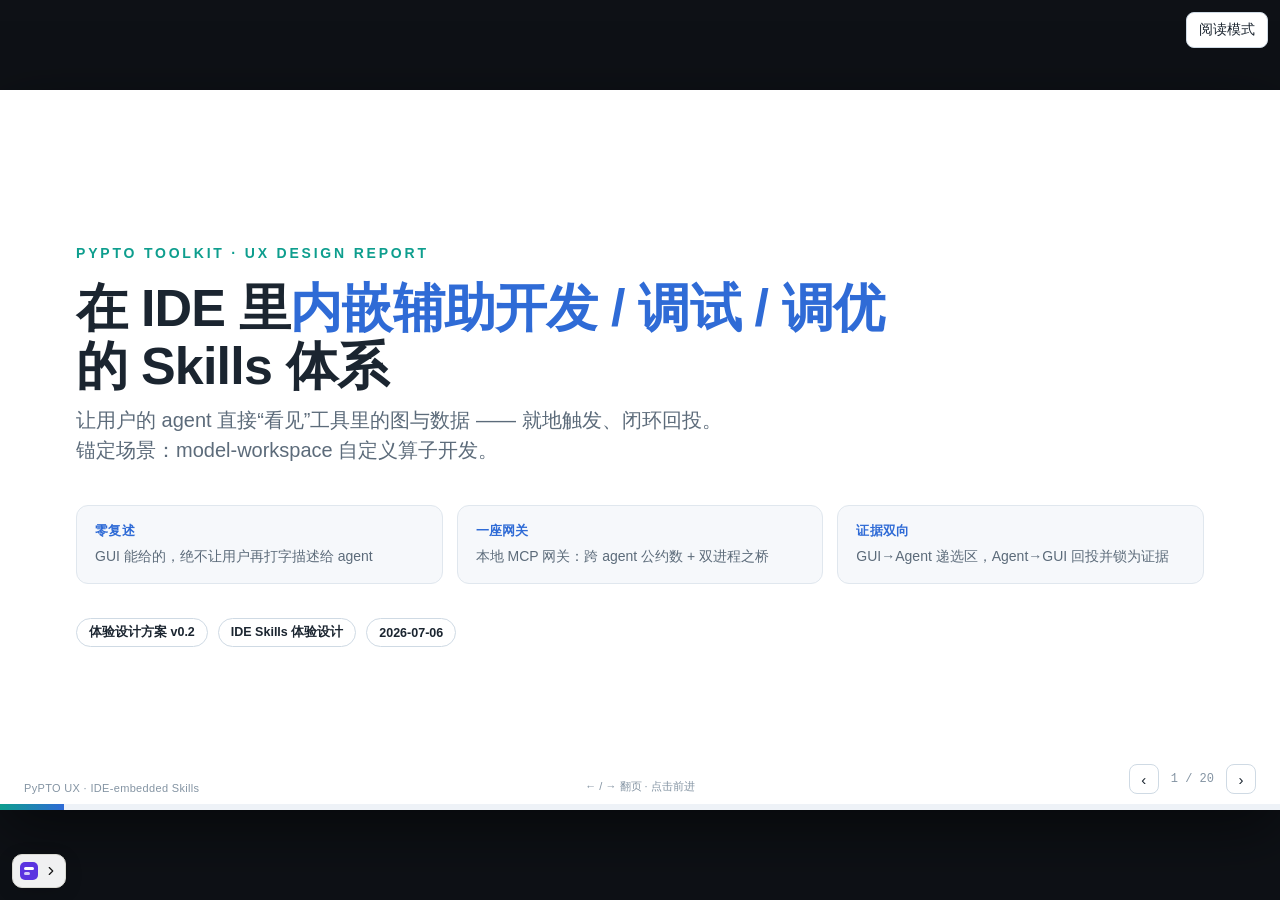
<file: design/ide-embedded-skills/index.html>
<!DOCTYPE html>
<html lang="zh-CN">
<head>
<meta charset="UTF-8">
<meta name="viewport" content="width=device-width, initial-scale=1.0"><meta name="color-scheme" content="light">
<title>PyPTO Toolkit 内嵌 Skills · UX 设计方案</title>
<style>
  :root{
    --ink:#1b2530; --muted:#5c6b7a; --faint:#8494a3;
    --bg:#ffffff; --panel:#f6f8fb; --panel2:#eef2f7; --line:#e0e7ee; --line2:#cfdae4;
    --blue:#2f6bd6; --teal:#0e9e8e; --purple:#7458d6; --amber:#c9821a; --red:#d1495b; --green:#2e9e5f;
    --blue-s:#eaf1fc; --teal-s:#e2f5f2; --purple-s:#eee9fb; --amber-s:#faf0dd; --red-s:#fae7ea; --green-s:#e6f5ec;
    --mono:"SF Mono","JetBrains Mono","Roboto Mono",Consolas,"Courier New",monospace;
    --sans:-apple-system,BlinkMacSystemFont,"Segoe UI","PingFang SC","Hiragino Sans GB","Microsoft YaHei",sans-serif;
  }
  *{box-sizing:border-box;margin:0;padding:0}
  html,body{height:100%}
  body{background:#0e1116;font-family:var(--sans);color:var(--ink);overflow:hidden}
  .deck{position:fixed;inset:0;display:flex;align-items:center;justify-content:center}
  .stage{flex:0 0 1280px;width:1280px;height:720px;background:var(--bg);position:relative;transform-origin:center center;
    box-shadow:0 20px 60px rgba(0,0,0,.5);overflow:hidden}
  .slide{position:absolute;inset:0;padding:52px 64px 60px;opacity:0;visibility:hidden;
    transition:opacity .28s ease;display:flex;flex-direction:column}
  .slide.active{opacity:1;visibility:visible}

  /* header */
  .s-head{display:flex;align-items:baseline;justify-content:space-between;margin-bottom:22px}
  .s-kicker{font-size:13px;letter-spacing:.16em;font-weight:700;color:var(--teal);text-transform:uppercase}
  .s-num{font-size:12px;color:var(--faint);font-family:var(--mono)}
  .s-title{font-size:34px;font-weight:800;line-height:1.15;letter-spacing:-.01em}
  .s-title .lite{color:var(--muted);font-weight:600}
  .s-sub{font-size:16px;color:var(--muted);margin-top:8px;line-height:1.5}
  .body{flex:1;min-height:0;display:flex;flex-direction:column;justify-content:center}

  /* generic bits */
  .row{display:flex;gap:16px}
  .col{display:flex;flex-direction:column;gap:12px}
  .grid{display:grid;gap:14px}
  .g2{grid-template-columns:repeat(2,1fr)} .g3{grid-template-columns:repeat(3,1fr)}
  .g4{grid-template-columns:repeat(4,1fr)} .g5{grid-template-columns:repeat(5,1fr)}
  .card{background:var(--panel);border:1px solid var(--line);border-radius:12px;padding:16px 18px}
  .card h4{font-size:16px;font-weight:750;margin-bottom:6px;display:flex;align-items:center;gap:8px}
  .card p{font-size:13.5px;color:var(--muted);line-height:1.5}
  .lead{border-left-width:4px}
  .k-blue{border-left:4px solid var(--blue)} .k-teal{border-left:4px solid var(--teal)}
  .k-purple{border-left:4px solid var(--purple)} .k-amber{border-left:4px solid var(--amber)}
  .k-red{border-left:4px solid var(--red)} .k-green{border-left:4px solid var(--green)}
  .tag{display:inline-block;font-size:11px;font-weight:700;font-family:var(--mono);
    padding:2px 7px;border-radius:5px;color:#fff}
  .t-blue{background:var(--blue)} .t-teal{background:var(--teal)} .t-purple{background:var(--purple)}
  .t-amber{background:var(--amber)} .t-red{background:var(--red)} .t-green{background:var(--green)}
  .t-gray{background:var(--faint)}
  .chip{display:inline-flex;align-items:center;gap:6px;font-size:12.5px;font-weight:600;
    background:#fff;border:1px solid var(--line2);border-radius:20px;padding:5px 12px;color:var(--ink)}
  .mono{font-family:var(--mono);font-size:.92em;background:var(--panel2);border-radius:5px;padding:1px 6px;color:#33414f}
  .pill{font-size:12px;font-weight:700;padding:3px 9px;border-radius:6px}
  .note{font-size:12px;color:var(--faint);margin-top:14px;line-height:1.5}
  .arrow{color:var(--faint);font-weight:700;align-self:center}
  ul.clean{list-style:none} ul.clean li{position:relative;padding-left:18px;font-size:14px;
    color:var(--muted);line-height:1.65} ul.clean li::before{content:"";position:absolute;left:2px;top:9px;
    width:6px;height:6px;border-radius:50%;background:var(--teal)}

  /* box-diagram nodes */
  .node{border-radius:11px;padding:12px 14px;text-align:center;border:1.5px solid;background:#fff;min-width:0}
  .node .nt{font-size:15px;font-weight:750;line-height:1.2}
  .node .ns{font-size:12px;color:var(--muted);margin-top:4px;line-height:1.35}
  .n-blue{border-color:var(--blue);background:var(--blue-s)} .n-teal{border-color:var(--teal);background:var(--teal-s)}
  .n-purple{border-color:var(--purple);background:var(--purple-s)} .n-amber{border-color:var(--amber);background:var(--amber-s)}
  .n-red{border-color:var(--red);background:var(--red-s)} .n-plain{border-color:var(--line2);background:var(--panel)}
  .down{align-self:center;color:var(--faint);font-size:22px;line-height:1}

  /* cover */
  .cover{height:100%;display:flex;flex-direction:column;justify-content:center;padding:0 12px}
  .cover .eyebrow{font-size:14px;letter-spacing:.2em;color:var(--teal);font-weight:700;text-transform:uppercase}
  .cover h1{font-size:52px;font-weight:850;line-height:1.12;letter-spacing:-.015em;margin:18px 0 10px}
  .cover h1 .accent{color:var(--blue)}
  .cover .csub{font-size:20px;color:var(--muted);font-weight:500;max-width:840px;line-height:1.5}
  .cover .meta{display:flex;gap:10px;margin-top:34px;flex-wrap:wrap}
  .cover .three{display:flex;gap:14px;margin-top:40px}
  .cover .three .p{flex:1;background:var(--panel);border:1px solid var(--line);border-radius:12px;padding:16px 18px}
  .cover .three .p .k{font-size:13px;font-weight:800;color:var(--blue);letter-spacing:.02em}
  .cover .three .p .v{font-size:14px;color:var(--muted);margin-top:6px;line-height:1.5}

  /* tables */
  table.map{width:100%;border-collapse:collapse;font-size:13.5px}
  table.map th{background:var(--panel2);text-align:left;padding:9px 12px;font-weight:750;color:var(--ink);
    border:1px solid var(--line);font-size:12.5px}
  table.map td{padding:9px 12px;border:1px solid var(--line);color:var(--muted);vertical-align:top}
  table.map td b{color:var(--ink);font-weight:700}

  /* seq / swimlane */
  .seq{display:grid;grid-template-columns:96px 1fr;gap:10px;align-items:stretch}
  .seq .lane-h{display:flex;align-items:center;font-size:13px;font-weight:750;padding:0 8px;border-radius:8px}
  .seq .lane{position:relative;height:46px;background:var(--panel);border:1px solid var(--line);border-radius:8px}
  .seq .ev{position:absolute;top:7px;height:30px;display:flex;align-items:center;gap:6px;
    border-radius:7px;padding:0 10px;font-size:12px;font-weight:650;color:#fff;white-space:nowrap}
  .num-badge{display:inline-flex;align-items:center;justify-content:center;width:18px;height:18px;border-radius:50%;
    background:rgba(255,255,255,.28);font-size:11px;font-weight:800}

  /* footer nav */
  .foot-bar{position:absolute;left:0;right:0;bottom:0;height:6px;background:var(--panel2)}
  .foot-bar .prog{height:100%;background:linear-gradient(90deg,var(--teal),var(--blue));width:0;transition:width .3s}
  .nav{position:absolute;bottom:16px;right:24px;display:flex;align-items:center;gap:12px;font-size:12px;color:var(--faint)}
  .nav button{font:inherit;font-size:15px;border:1px solid var(--line2);background:#fff;color:var(--ink);
    width:30px;height:30px;border-radius:8px;cursor:pointer;line-height:1}
  .nav button:hover{background:var(--panel2)}
  .nav .count{font-family:var(--mono)}
  .brand{position:absolute;bottom:16px;left:24px;font-size:11px;color:var(--faint);letter-spacing:.03em}
  .hint{position:absolute;bottom:16px;left:50%;transform:translateX(-50%);font-size:11px;color:var(--faint)}

  .reading-toggle{position:fixed;top:12px;right:12px;z-index:30;padding:8px 12px;border:1px solid var(--line2);border-radius:8px;background:#fff;color:var(--ink);font:14px var(--sans);cursor:pointer}
  body.reading{overflow:auto;background:var(--bg)}
  body.reading .deck{position:static;display:block;padding:60px 0 72px}
  body.reading .stage{width:100%;height:auto;transform:none!important;box-shadow:none;overflow:visible}
  body.reading .slide{position:static;display:none;padding:24px 20px;opacity:1;visibility:visible}
  body.reading .slide.active{display:flex}
  body.reading .body{display:block;min-height:auto}
  body.reading .s-title{font-size:28px}
  body.reading .cover h1{font-size:34px}
  body.reading .cover .three, body.reading .row{flex-direction:column}
  body.reading .g2, body.reading .g3, body.reading .g4, body.reading .g5{grid-template-columns:minmax(0,1fr)}
  body.reading .col{width:100%;min-width:0}
  body.reading .s-head{gap:12px;flex-wrap:wrap}
  body.reading .body > *{max-width:100%}
  body.reading table.map{display:block;overflow:auto}
  body.reading .seq{overflow:auto;min-height:60px}
  body.reading .seq .lane{min-width:480px}
  body.reading .nav{position:fixed;z-index:25;bottom:0;left:0;right:0;justify-content:center;padding:10px;background:var(--bg);border-top:1px solid var(--line)}
  body.reading .nav button{width:44px;height:44px}
  body.reading .foot-bar{display:none}
  body.reading .node{width:100%!important;min-width:0!important}
  body.reading .brand, body.reading .hint{display:none}
  body.reading .row{width:100%}
  body.reading .chip{white-space:normal}
  @media(prefers-reduced-motion:reduce){.slide,.prog{transition:none!important}}
  @media print{
    body{overflow:visible;background:#fff}
    .deck{position:static;display:block}
    .stage{transform:none!important;box-shadow:none;width:1280px;height:720px;page-break-after:always}
    .slide{opacity:1;visibility:visible;position:absolute}
    .nav,.hint{display:none}
    @page{size:1280px 720px;margin:0}
  }
</style>
</head>
<body>
<button class="reading-toggle" id="readingToggle" aria-pressed="false">阅读模式</button>
<div class="deck"><div class="stage" id="stage">

  <section class="slide active" data-sec="概览">
    <div class="cover">
      <div class="eyebrow">PyPTO Toolkit · UX Design Report</div>
      <h1>在 IDE 里<span class="accent">内嵌辅助开发 / 调试 / 调优</span><br>的 Skills 体系</h1>
      <div class="csub">让用户的 agent 直接“看见”工具里的图与数据 —— 就地触发、闭环回投。<br>锚定场景：model-workspace 自定义算子开发。</div>
      <div class="three">
        <div class="p"><div class="k">零复述</div><div class="v">GUI 能给的，绝不让用户再打字描述给 agent</div></div>
        <div class="p"><div class="k">一座网关</div><div class="v">本地 MCP 网关：跨 agent 公约数 + 双进程之桥</div></div>
        <div class="p"><div class="k">证据双向</div><div class="v">GUI→Agent 递选区，Agent→GUI 回投并锁为证据</div></div>
      </div>
      <div class="meta">
        <span class="chip">体验设计方案 v0.2</span>
        <span class="chip">IDE Skills 体验设计</span>
        <span class="chip">2026-07-06</span>
      </div>
    </div>
    <div class="brand">PyPTO UX · IDE-embedded Skills</div>
    <div class="hint">← / → 翻页 · 点击前进</div>
  </section>

  <section class="slide" data-sec="概览">
    <div class="s-head"><span class="s-kicker">一句话概览</span><span class="s-num">02</span></div>
    <h2 class="s-title">把 toolkit 的“图与数据”接进用户已有的 agent，<span class="lite">而不是再造一个聊天框</span></h2>
    <div class="body">
      <div class="grid g3" style="margin-top:10px">
        <div class="card k-blue"><h4><span class="tag t-blue">问题</span></h4>
          <p>用户同时用 pypto <b>GUI</b> 和 terminal 里的 <b>Claude/Codex</b>；两者是<b>两个进程</b>，agent 看不见你在泳道图上框了什么，只能靠文字复述。</p></div>
        <div class="card k-teal"><h4><span class="tag t-teal">方案</span></h4>
          <p>插件拉起一个<b>本地 MCP 网关</b>，持有实时 GUI 状态；任何 agent 连同一个网关，就地触发 <b>18 个候选 pypto skill</b>，结论回投三视图。</p></div>
        <div class="card k-purple"><h4><span class="tag t-purple">价值</span></h4>
          <p>诊断—建议—验证形成闭环：设计/开发/调试/调优四类活动都在“数据所在处”完成，经验可沉淀、可复现。</p></div>
      </div>
      <div class="row" style="margin-top:20px;gap:10px;justify-content:center;flex-wrap:wrap">
        <span class="chip">🎯 设计</span><span class="arrow">·</span>
        <span class="chip">⌨ 开发</span><span class="arrow">·</span>
        <span class="chip">🩺 调试</span><span class="arrow">·</span>
        <span class="chip">⚡ 调优</span><span class="arrow">·</span>
        <span class="chip">📌 沉淀</span>
      </div>
      <div class="note">本方案对三种主力 agent 情况都成立：Claude Code / Codex / 未装 agent（插件自带 runtime 兜底）。</div>
    </div>
  </section>

  <section class="slide" data-sec="场景与痛点">
    <div class="s-head"><span class="s-kicker">目标场景</span><span class="s-num">03</span></div>
    <h2 class="s-title">一位算子性能工程师，<span class="lite">左手 GUI，右手 terminal agent</span></h2>
    <div class="s-sub">在 model-workspace 工程里写自定义算子（MLA 注意力 / MoE dispatch / fp8 量化 kernel / RMSNorm），日常在四类活动间循环。</div>
    <div class="body">
      <div class="row" style="gap:18px;align-items:stretch">
        <div class="node n-teal" style="flex:1;text-align:left">
          <div class="nt">🖥 PyPTO Toolkit GUI</div>
          <div class="ns">计算图 · 泳道图 · 内存追踪 · 精度 OpCheck · 三栏联动</div>
        </div>
        <div class="node n-blue" style="flex:1;text-align:left">
          <div class="nt">⌨ IDE 内置 terminal · Agent</div>
          <div class="ns">Claude / Codex：分析、改代码、跑命令</div>
        </div>
      </div>
      <div class="row" style="margin-top:16px;gap:12px">
        <div class="node n-plain" style="flex:1"><div class="nt">设计</div><div class="ns">界定算子边界</div></div>
        <span class="arrow">→</span>
        <div class="node n-plain" style="flex:1"><div class="nt">开发</div><div class="ns">写代码骨架</div></div>
        <span class="arrow">→</span>
        <div class="node n-plain" style="flex:1"><div class="nt">调试</div><div class="ns">编译 / 精度问题</div></div>
        <span class="arrow">→</span>
        <div class="node n-plain" style="flex:1"><div class="nt">调优</div><div class="ns">性能瓶颈</div></div>
      </div>
      <div class="note">编译链路：Tensor Graph → Tile Graph → Block Graph → Execution Graph → CodeGen → PTO 虚拟指令 → 设备侧 MPMD 调度。</div>
    </div>
  </section>

  <section class="slide" data-sec="场景与痛点">
    <div class="s-head"><span class="s-kicker">核心矛盾</span><span class="s-num">04</span></div>
    <h2 class="s-title">“双进程鸿沟”：<span class="lite">agent 天生看不见 GUI 里的东西</span></h2>
    <div class="body">
      <div class="row" style="align-items:center;gap:0;margin:6px 0 18px">
        <div class="node n-teal" style="flex:1;text-align:left">
          <div class="nt">GUI 进程</div><div class="ns">看得见图、泳道、buffer、精度表</div></div>
        <div style="flex:0 0 120px;text-align:center;color:var(--red);font-weight:800;font-size:13px">
          <div style="font-size:26px;letter-spacing:2px">⟋ ⟍</div>看不见彼此<br>的运行状态</div>
        <div class="node n-blue" style="flex:1;text-align:left">
          <div class="nt">terminal agent 进程</div><div class="ns">只能读文字，靠用户复述</div></div>
      </div>
      <div class="grid g5" style="gap:10px">
        <div class="card k-red" style="padding:12px 14px"><h4 style="font-size:14px"><span class="tag t-red">PP1</span></h4><p style="font-size:12.5px">上下文复述税：图/表得用文字重描一遍</p></div>
        <div class="card k-red" style="padding:12px 14px"><h4 style="font-size:14px"><span class="tag t-red">PP2</span></h4><p style="font-size:12.5px">工具割裂：结论无法在两侧互相带过去</p></div>
        <div class="card k-red" style="padding:12px 14px"><h4 style="font-size:14px"><span class="tag t-red">PP3</span></h4><p style="font-size:12.5px">能力不可见：不知道有哪些 skill、何时能用</p></div>
        <div class="card k-red" style="padding:12px 14px"><h4 style="font-size:14px"><span class="tag t-red">PP4</span></h4><p style="font-size:12.5px">不敢信：改了什么、会不会外发源码</p></div>
        <div class="card k-red" style="padding:12px 14px"><h4 style="font-size:14px"><span class="tag t-red">PP5</span></h4><p style="font-size:12.5px">经验难复现：调优过程散落在 chat 里</p></div>
      </div>
      <div class="note">弥合这道鸿沟，是整套架构存在的根本理由。</div>
    </div>
  </section>

  <section class="slide" data-sec="场景与痛点">
    <div class="s-head"><span class="s-kicker">体验设计原则</span><span class="s-num">05</span></div>
    <h2 class="s-title">八条设计点，<span class="lite">P1 零复述 · P3 证据双向 是脊梁</span></h2>
    <div class="body">
      <div class="grid g4" style="gap:12px">
        <div class="card k-green" style="border-left-color:var(--blue);background:var(--blue-s)"><h4><span class="tag t-blue">P1</span>零复述</h4><p>触发点自带隐式上下文</p></div>
        <div class="card k-green"><h4><span class="tag t-green">P2</span>就地触发</h4><p>skill 长在代码/图/泳道处</p></div>
        <div class="card" style="border-left:4px solid var(--blue);background:var(--blue-s)"><h4><span class="tag t-blue">P3</span>证据双向</h4><p>递选区 + 回投高亮锁定</p></div>
        <div class="card k-green"><h4><span class="tag t-green">P4</span>可发现优先</h4><p>Palette+点亮+就地+引导</p></div>
        <div class="card k-green"><h4><span class="tag t-green">P5</span>渐进披露</h4><p>先摘要后细节 · 详略切换</p></div>
        <div class="card k-green"><h4><span class="tag t-green">P6</span>信任可解释</h4><p>注入了什么/依据哪次 run</p></div>
        <div class="card k-green"><h4><span class="tag t-green">P7</span>复现优先</h4><p>lock pin + playbook 沉淀</p></div>
        <div class="card k-green"><h4><span class="tag t-green">P8</span>降级不失能</h4><p>无 agent / 气隙仍可用</p></div>
      </div>
      <div class="note">蓝色两条直接回应“双进程鸿沟”，是本方案区别于通用 IDE agent 的核心。</div>
    </div>
  </section>

  <section class="slide" data-sec="场景与痛点">
    <div class="s-head"><span class="s-kicker">UX 主线索引</span><span class="s-num">06</span></div>
    <h2 class="s-title">痛点 → 场景 → 交互 → 设计点，<span class="lite">一条可追溯的线</span></h2>
    <div class="body">
      <table class="map">
        <tr><th style="width:20%">痛点</th><th style="width:26%">典型场景</th><th style="width:32%">对应交互形态</th><th style="width:22%">设计点</th></tr>
        <tr><td><b>PP1</b> 上下文复述税</td><td>MLA idle 段调优</td><td>① GUI→Agent 递选区</td><td><span class="pill" style="background:var(--blue-s);color:var(--blue)">P1 零复述</span></td></tr>
        <tr><td><b>PP2</b> 工具割裂</td><td>agent 说 <span class="mono">funcHash</span> 要回 GUI 找</td><td>② Agent→GUI 回投高亮</td><td><span class="pill" style="background:var(--blue-s);color:var(--blue)">P3 证据双向</span></td></tr>
        <tr><td><b>PP3</b> 能力不可见</td><td>打开泳道图不知能干嘛</td><td>Skill Palette + 情境点亮</td><td><span class="pill" style="background:var(--green-s);color:var(--green)">P4 可发现</span></td></tr>
        <tr><td><b>PP3/4</b> 认知过载</td><td>大 <span class="mono">swimlane</span> JSON</td><td>focus 摘要 + expand 取详</td><td><span class="pill" style="background:var(--green-s);color:var(--green)">P5 渐进披露</span></td></tr>
        <tr><td><b>PP4</b> 不敢信</td><td>怕 模型工程源码外发</td><td>Context 面板 + 数据边界</td><td><span class="pill" style="background:var(--green-s);color:var(--green)">P6 可解释</span></td></tr>
        <tr><td><b>PP5</b> 难复现</td><td>队友拿不到一致结果</td><td><span class="mono">skills.lock</span> + playbook-extract</td><td><span class="pill" style="background:var(--green-s);color:var(--green)">P7 复现</span></td></tr>
      </table>
      <div class="note">读法：痛点驱动设计点，设计点落到交互形态，交互形态在具体场景里被验证。</div>
    </div>
  </section>

  <section class="slide" data-sec="概念答疑">
    <div class="s-head"><span class="s-kicker">概念答疑 ①</span><span class="s-num">07</span></div>
    <h2 class="s-title">“skill 存哪儿” 其实是<span class="lite">两个正交的问题</span></h2>
    <div class="body">
      <div class="row" style="gap:16px">
        <div class="card k-amber" style="flex:1">
          <h4><span class="tag t-amber">轴 A</span>字节存在哪</h4>
          <p style="margin-bottom:10px">分发与信任问题</p>
          <div class="col" style="gap:7px">
            <span class="chip">☁ 云端 registry</span>
            <span class="chip">💾 插件安装目录（本机）</span>
            <span class="chip">📁 用户工程内 <span class="mono">.pypto/</span></span>
          </div>
        </div>
        <div class="card k-purple" style="flex:1">
          <h4><span class="tag t-purple">轴 B</span>agent 用什么接口消费</h4>
          <p style="margin-bottom:10px">互操作问题</p>
          <div class="col" style="gap:7px">
            <span class="chip">📄 原生 SKILL.md 文件</span>
            <span class="chip">🔧 MCP 工具</span>
            <span class="chip">💬 MCP prompt</span>
            <span class="chip">🧩 插件自带 runtime</span>
          </div>
        </div>
      </div>
      <div class="node n-teal" style="margin-top:16px;text-align:center">
        <div class="nt">MCP 把 A 与 B 解耦</div>
        <div class="ns">字节在云上或插件里都行；只要用一个本地 MCP server 暴露能力，Claude 与 Codex 看到的都是“一个 MCP server”，不关心字节在哪</div>
      </div>
      <div class="note">反之：只用“往工程塞 SKILL.md”，存放位置就被死绑定，且宿主是否消费取决于其 Skills 发现机制，不能按宿主名称排他判断。</div>
    </div>
  </section>

  <section class="slide" data-sec="概念答疑">
    <div class="s-head"><span class="s-kicker">概念答疑 ②</span><span class="s-num">08</span></div>
    <h2 class="s-title">存放模型：<span class="lite">包管理器的 lockfile 心智，而非二选一</span></h2>
    <div class="body">
      <div class="grid g3" style="gap:14px">
        <div class="card k-teal">
          <h4>① 工程内 <span class="mono">model-workspace/</span></h4>
          <ul class="clean" style="margin-top:4px">
            <li><span class="mono">.pypto/skills.lock</span> · 钉版本[进git]</li>
            <li><span class="mono">.pypto/config.json</span> · 网关/边界</li>
            <li><span class="mono">.pypto/skills/</span> · 团队覆盖(可选)</li>
            <li><span class="mono">.mcp.json</span> / <span class="mono">AGENTS.md</span> · 发现薄壳</li>
            <li><span class="mono">.pypto/cache/</span>·<span class="mono">output/</span> [gitignore]</li>
          </ul>
        </div>
        <div class="card k-amber">
          <h4>② 本机磁盘（工程外）</h4>
          <ul class="clean" style="margin-top:4px">
            <li><span class="mono">~/.vscode/…/pypto-toolkit/skills/</span></li>
            <li>受管 skill 核心 · 随插件 · 离线</li>
            <li>网关进程 · 长驻 · 持有实时状态</li>
          </ul>
        </div>
        <div class="card" style="border-left:4px solid var(--faint)">
          <h4>③ 组织内网（远端 · 可选）</h4>
          <ul class="clean" style="margin-top:4px">
            <li>registry 镜像 · 集中更新</li>
            <li>气隙企业镜像于内网</li>
            <li>基础功能不依赖它</li>
          </ul>
        </div>
      </div>
      <div class="row" style="margin-top:14px;gap:10px;align-items:center">
        <span class="pill" style="background:var(--panel2);color:var(--muted)">类比</span>
        <span class="chip"><span class="mono">node_modules</span>/<span class="mono">~/.cargo</span> = 本机 bundle</span>
        <span class="chip"><span class="mono">Cargo.lock</span> = 工程 pin</span>
        <span class="chip">私有 npm registry = 内网镜像</span>
        <span class="arrow">→</span>
        <b style="font-size:13.5px">仲裁：工程覆盖 &gt; bundle &gt; 镜像</b>
      </div>
      <div class="note">同时拿到：可复现（lock 进 git）· 可离线 · 可定制 · 不漂移 · IP 可控。符合 <span class="mono">share-safe</span>。</div>
    </div>
  </section>

  <section class="slide" data-sec="概念答疑">
    <div class="s-head"><span class="s-kicker">概念答疑 ③ · 核心</span><span class="s-num">09</span></div>
    <h2 class="s-title">能力网关 = <span class="lite">两个进程之间的“共享内存 + 翻译官”</span></h2>
    <div class="body">
      <div class="row" style="gap:16px;align-items:stretch">
        <div class="card k-red" style="flex:1">
          <h4><span class="tag t-red">✗ 错误做法</span></h4>
          <p>每个 agent 各自 <span class="mono">stdio</span> 拉起一个 server 子进程 —— 子进程互相独立，<b>都看不到 GUI 状态</b>。</p>
        </div>
        <div class="card k-green" style="flex:1.4">
          <h4><span class="tag t-green">✓ 正确做法</span></h4>
          <p>扩展进程跑<b>唯一一个长驻 server</b>，绑定本机 endpoint，持有权威实时状态；各 agent 连的是<b>转发到它的薄适配器</b>。</p>
        </div>
      </div>
      <div class="col" style="margin-top:16px;align-items:center;gap:6px">
        <div class="row" style="gap:12px;justify-content:center">
          <span class="chip">Claude Code</span><span class="chip">Codex</span><span class="chip">VS Code Copilot</span><span class="chip">自带 runtime</span>
        </div>
        <div class="down">↓ 薄适配器（stdio↔socket / HTTP·SSE） ↓</div>
        <div class="node n-teal" style="min-width:520px;text-align:center">
          <div class="nt">PyPTO 能力网关 · 本地 MCP Server（扩展进程内长驻）</div>
          <div class="ns">持有同一份实时 GUI 状态 · 能力由 pypto 实现，而非 VS Code</div>
        </div>
      </div>
      <div class="note">这正是“terminal 里的 agent 能看见你在泳道图上框的那一段”的物理实现。</div>
      <div class="note" style="color:var(--faint)">※ 各 agent 具体配置文件位置与 VS Code MCP 发现 API 属设计意图，工程实现前按当时官方文档复核。</div>
    </div>
  </section>

  <section class="slide" data-sec="概念设计">
    <div class="s-head"><span class="s-kicker">整体架构</span><span class="s-num">10</span></div>
    <h2 class="s-title">四层解耦：<span class="lite">消费方 · 网关 · 运行时 · 存放层</span></h2>
    <div class="body">
      <div class="col" style="align-items:center;gap:4px">
        <div class="row" style="gap:12px;justify-content:center">
          <div class="node n-blue" style="width:220px"><div class="nt">Claude Code</div><div class="ns">读 SKILL.md + 连 MCP</div></div>
          <div class="node n-blue" style="width:220px"><div class="nt">Codex</div><div class="ns">读 AGENTS.md + 连 MCP</div></div>
          <div class="node n-blue" style="width:220px"><div class="nt">插件内置 UI</div><div class="ns">右键 / 泳道图触发</div></div>
        </div>
        <div class="down">↓</div>
        <div class="node n-teal" style="width:680px"><div class="nt">PyPTO 能力网关 · 本地 MCP Server</div><div class="ns">对异构 agent 的统一桥 · 注入实时上下文</div></div>
        <div class="down">↓</div>
        <div class="row" style="gap:12px;justify-content:center">
          <div class="node n-purple" style="width:334px"><div class="nt">Skill 编排运行时</div><div class="ns">解析 · 链式 · 版本仲裁</div></div>
          <div class="node n-purple" style="width:334px"><div class="nt">上下文提供器</div><div class="ns">编辑器 / Profiler 实时状态</div></div>
        </div>
        <div class="down">↓</div>
        <div class="row" style="gap:12px;justify-content:center">
          <div class="node n-amber" style="width:220px"><div class="nt">云端 Registry</div><div class="ns">中心版本 · 气隙仅作更新源</div></div>
          <div class="node n-amber" style="width:220px"><div class="nt">插件本地 bundle</div><div class="ns">离线核心 · 签名</div></div>
          <div class="node n-amber" style="width:220px"><div class="nt">工程内 <span class="mono">.pypto/</span></div><div class="ns">pin + 覆盖 · 进 git</div></div>
        </div>
      </div>
      <div class="note">换 agent 只改变“从哪个前门进”，不改变 skill 行为。</div>
    </div>
  </section>

  <section class="slide" data-sec="概念设计">
    <div class="s-head"><span class="s-kicker">差异化主线 · 旗舰</span><span class="s-num">11</span></div>
    <h2 class="s-title">实时上下文注入回路：<span class="lite">GUI ↔ 网关 ↔ Agent</span></h2>
    <div class="body">
      <div class="row" style="align-items:center;gap:8px;margin:10px 0 6px">
        <div class="node n-teal" style="flex:1"><div class="nt">Toolkit GUI</div><div class="ns">视图选区 = 证据</div></div>
        <div class="col" style="flex:1.2;gap:4px">
          <div class="chip" style="justify-content:center;border-color:var(--teal)">① 选区 → 联动 key　→</div>
          <div class="chip" style="justify-content:center;border-color:var(--blue)">←　② focus 摘要 + handle</div>
        </div>
        <div class="node n-purple" style="flex:1.1"><div class="nt">能力网关</div><div class="ns">组装 Context Frame</div></div>
        <div class="col" style="flex:1.2;gap:4px">
          <div class="chip" style="justify-content:center;border-color:var(--blue)">③ expand 渐进取详　→</div>
          <div class="chip" style="justify-content:center;border-color:var(--purple)">←　④ highlight 回投</div>
        </div>
        <div class="node n-blue" style="flex:1"><div class="nt">终端 Agent</div><div class="ns">Claude / Codex</div></div>
      </div>
      <div class="grid g2" style="margin-top:14px;gap:14px">
        <div class="card k-teal"><h4>① 递选区</h4><p>框选泳道图 idle 段 → 网关顺 <span class="mono">leafHash→funcHash→源码行</span> 串好上下文，无需用户复述</p></div>
        <div class="card k-purple"><h4>②③ 渐进披露</h4><p><span class="mono">focus()</span> 只回摘要 + handle；agent 需要细节再 <span class="mono">expand()</span>，不把大 JSON 塞进 prompt</p></div>
      </div>
      <div class="note">④ <span class="mono">highlight</span> 复用 toolkit 已有的锁定模式 = 把 agent 结论钉成跨视图证据。这是通用 IDE agent 做不出的，因为它们没有 PyPTO 的语义联动。</div>
    </div>
  </section>

  <section class="slide" data-sec="概念设计">
    <div class="s-head"><span class="s-kicker">白盒时序</span><span class="s-num">12</span></div>
    <h2 class="s-title">一次调优，<span class="lite">四方八拍各自在干什么</span></h2>
    <div class="body">
      <div class="col" style="gap:8px">
        <div class="seq"><div class="lane-h" style="background:var(--panel2)">用户</div><div class="lane">
          <div class="ev" style="background:var(--faint);left:1%"><span class="num-badge">1</span>看到 idle</div>
          <div class="ev" style="background:var(--faint);left:22%">框选</div>
          <div class="ev" style="background:var(--faint);left:36%">Send</div>
          <div class="ev" style="background:var(--faint);left:50%">提问</div>
          <div class="ev" style="background:var(--faint);left:80%"><span class="num-badge">7</span>点 hash</div>
        </div></div>
        <div class="seq"><div class="lane-h" style="background:var(--teal-s);color:var(--teal)">GUI 插件</div><div class="lane">
          <div class="ev" style="background:var(--teal);left:22%"><span class="num-badge">2</span>算时间窗 + leafHash</div>
          <div class="ev" style="background:var(--teal);left:80%">三栏锁定 <span class="mono" style="color:#fff">mla_decode.py:142</span></div>
        </div></div>
        <div class="seq"><div class="lane-h" style="background:var(--purple-s);color:var(--purple)">网关</div><div class="lane">
          <div class="ev" style="background:var(--purple);left:31%">组装 Frame · <span class="mono" style="color:#fff">ctx#7f3a</span></div>
          <div class="ev" style="background:var(--purple);left:58%">按需返回明细</div>
          <div class="ev" style="background:var(--purple);left:82%">译 key 推 GUI</div>
        </div></div>
        <div class="seq"><div class="lane-h" style="background:var(--blue-s);color:var(--blue)">终端 Agent</div><div class="lane">
          <div class="ev" style="background:var(--blue);left:44%"><span class="num-badge">4</span>focus</div>
          <div class="ev" style="background:var(--blue);left:58%"><span class="num-badge">5</span>expand</div>
          <div class="ev" style="background:var(--blue);left:70%"><span class="num-badge">6</span>结论: register spill</div>
        </div></div>
      </div>
      <div class="note">⑧ 点候选 tile 的 “Try in scratch” → 影子 worktree 重跑 profile → <span class="mono">pypto-perf-compare</span> 回填新旧对比。全程若源码变，网关比对 <span class="mono">source_hash</span> 标 <span class="mono">staleness</span> 并警告。</div>
    </div>
  </section>

  <section class="slide" data-sec="概念设计">
    <div class="s-head"><span class="s-kicker">数据心脏</span><span class="s-num">13</span></div>
    <h2 class="s-title">Context Frame：<span class="lite">把联动引擎变成机器可读的上下文</span></h2>
    <div class="body">
      <div class="row" style="gap:16px">
        <div class="card" style="flex:1.3;background:#fff;border:1.5px solid var(--purple)">
          <h4><span class="tag t-purple">Context Frame</span></h4>
          <div class="grid g2" style="gap:8px;margin-top:8px">
            <span class="chip"><span class="mono">focus</span> 当前视图</span>
            <span class="chip"><span class="mono">run</span> + source_hash</span>
            <span class="chip"><span class="mono">editor</span> file+line</span>
            <span class="chip"><span class="mono">graph</span> funcHash</span>
            <span class="chip"><span class="mono">swimlane</span> 时间窗</span>
            <span class="chip"><span class="mono">memory</span> buffer</span>
            <span class="chip"><span class="mono">opcheck</span> 异常行</span>
            <span class="chip" style="border-color:var(--red)"><span class="mono">staleness</span> ⚠</span>
          </div>
        </div>
        <div class="card k-teal" style="flex:1">
          <h4>拟议网关工具契约</h4>
          <ul class="clean" style="margin-top:2px">
            <li><span class="mono">pypto_focus()</span> → 摘要+handle</li>
            <li><span class="mono">pypto_expand(h,path)</span> → 取详</li>
            <li><span class="mono">pypto_highlight(keys)</span> → 回投</li>
            <li><span class="mono">pypto_run(...)</span> → 编译+profile</li>
          </ul>
        </div>
      </div>
      <div class="row" style="margin-top:16px;gap:8px;justify-content:center;align-items:center">
        <span class="pill" style="background:var(--panel2);color:var(--muted)">相关性 key 链</span>
        <span class="chip"><span class="mono">semantic_label</span></span><span class="arrow">→</span>
        <span class="chip"><span class="mono">funcHash / opmagic</span></span><span class="arrow">→</span>
        <span class="chip"><span class="mono">rootHash / leafHash</span></span>
      </div>
      <div class="note" style="color:var(--faint)">※ 模型工程相关算子名、hash、时间窗均为 UX 场景示意，不对应真实运行记录。</div>
    </div>
  </section>

  <section class="slide" data-sec="概念设计">
    <div class="s-head"><span class="s-kicker">Skill 体系</span><span class="s-num">14</span></div>
    <h2 class="s-title">18 个候选 <span class="mono" style="font-size:.8em">pypto-&lt;动作&gt;</span> skill，<span class="lite">五个桶</span></h2>
    <div class="body">
      <div class="grid g5" style="gap:12px;align-items:start">
        <div class="card k-blue" style="padding:14px"><h4 style="font-size:15px">🎯 设计</h4>
          <div class="col" style="gap:6px;margin-top:6px">
            <span class="chip" style="font-size:11.5px">op-scope</span><span class="chip" style="font-size:11.5px">api-explore</span><span class="chip" style="font-size:11.5px">op-design</span></div></div>
        <div class="card k-teal" style="padding:14px"><h4 style="font-size:15px">⌨ 开发</h4>
          <div class="col" style="gap:6px;margin-top:6px">
            <span class="chip" style="font-size:11.5px">op-scaffold</span><span class="chip" style="font-size:11.5px">api-explain</span><span class="chip" style="font-size:11.5px">graph-explain</span></div></div>
        <div class="card k-purple" style="padding:14px"><h4 style="font-size:15px">🩺 调试</h4>
          <div class="col" style="gap:6px;margin-top:6px">
            <span class="chip" style="font-size:11.5px">compile-triage</span><span class="chip" style="font-size:11.5px">pass-explain</span><span class="chip" style="font-size:11.5px">precision-debug</span><span class="chip" style="font-size:11.5px">memory-inspect</span></div></div>
        <div class="card k-amber" style="padding:14px"><h4 style="font-size:15px">⚡ 调优</h4>
          <div class="col" style="gap:6px;margin-top:6px">
            <span class="chip" style="font-size:11.5px">perf-triage</span><span class="chip" style="font-size:11.5px">tile-advisor</span><span class="chip" style="font-size:11.5px">fusion-advisor</span><span class="chip" style="font-size:11.5px">overlap-optimizer</span><span class="chip" style="font-size:11.5px">perf-compare</span></div></div>
        <div class="card k-green" style="padding:14px"><h4 style="font-size:15px">📌 沉淀</h4>
          <div class="col" style="gap:6px;margin-top:6px">
            <span class="chip" style="font-size:11.5px">run</span><span class="chip" style="font-size:11.5px">playbook-extract</span><span class="chip" style="font-size:11.5px">reviewer-handoff</span></div></div>
      </div>
      <div class="note">默认全部是“受管 skill”（工程外）；工程里只有 <span class="mono">skills.lock</span> 的 pin 与可选覆盖。命名参考 cannbot <span class="mono">ops/pypto-*</span>，保持本方案自有一致命名。</div>
    </div>
  </section>

  <section class="slide" data-sec="体验设计">
    <div class="s-head"><span class="s-kicker">交互形态</span><span class="s-num">15</span></div>
    <h2 class="s-title">六类入口并存，<span class="lite">单一入口 = 退回 ChatGPT</span></h2>
    <div class="body">
      <div class="grid g3" style="gap:12px">
        <div class="card k-blue"><h4>源码 in-editor</h4><p>CodeLens · Hover · Quick Fix · Inline · 右键 “PyPTO Skills”</p></div>
        <div class="card k-teal"><h4>数据视图内 <span class="tag t-teal" style="font-size:10px">最大差异化</span></h4><p>泳道框选 · Pass 节点 · Block 节点 · buffer · opCheck 条目</p></div>
        <div class="card k-purple"><h4>侧边栏面板</h4><p>Skill Palette + 情境点亮</p></div>
        <div class="card k-amber"><h4>工程 / 流水 hook</h4><p>编译后小结 · profile 越线 · CI 回归</p></div>
        <div class="card" style="border-left:4px solid var(--faint)"><h4>终端 / CLI</h4><p><span class="mono">pypto skill</span> · 终端输出选区→Send · <span class="mono">@mention</span></p></div>
        <div class="card" style="border-left:4px solid var(--faint)"><h4>Agent 主动</h4><p>idle 建议 · 阈值通知（默认关）</p></div>
      </div>
      <div class="row" style="margin-top:14px;gap:10px;justify-content:center;align-items:center">
        <div class="node n-teal" style="padding:8px 14px"><div class="nt" style="font-size:13px">GUI 选区</div></div>
        <span class="chip" style="border-color:var(--teal)">① Send →</span>
        <div class="node n-blue" style="padding:8px 14px"><div class="nt" style="font-size:13px">Agent</div></div>
        <span class="chip" style="border-color:var(--purple)">② ← highlight</span>
        <div class="node n-purple" style="padding:8px 14px"><div class="nt" style="font-size:13px">三视图回投</div></div>
      </div>
      <div class="note">同一 skill 必须多表面可触发；输出落地有 inline diff / scratch / plan card / run+compare / 跨视图高亮五种形态。</div>
    </div>
  </section>

  <section class="slide" data-sec="体验设计">
    <div class="s-head"><span class="s-kicker">端到端故事 · 旗舰 D3</span><span class="s-num">16</span></div>
    <h2 class="s-title">MLA 融合注意力调优，<span class="lite">五步闭环</span></h2>
    <div class="body">
      <div class="row" style="gap:8px;align-items:stretch">
        <div class="card k-teal" style="flex:1;padding:14px"><h4 style="font-size:14px">1 发现</h4><p style="font-size:12.5px">泳道图 AIC 核 <span class="mono">2.24–2.56ms</span> 大片 idle</p></div>
        <span class="arrow">→</span>
        <div class="card k-teal" style="flex:1;padding:14px"><h4 style="font-size:14px">2 递选区</h4><p style="font-size:12.5px">框选 → “Send to agent”，terminal 补一句“为什么空转”</p></div>
        <span class="arrow">→</span>
        <div class="card k-blue" style="flex:1;padding:14px"><h4 style="font-size:14px">3 诊断</h4><p style="font-size:12.5px"><span class="mono">perf-triage</span>：tile 太大→register spill→等 LSU</p></div>
        <span class="arrow">→</span>
        <div class="card k-purple" style="flex:1;padding:14px"><h4 style="font-size:14px">4 回投</h4><p style="font-size:12.5px">点 <span class="mono">funcHash</span> → 三栏锁定到源码行</p></div>
        <span class="arrow">→</span>
        <div class="card k-amber" style="flex:1;padding:14px"><h4 style="font-size:14px">5 验证</h4><p style="font-size:12.5px"><span class="mono">tile-advisor</span> 候选 → scratch 重跑 → <span class="mono">perf-compare</span></p></div>
      </div>
      <div class="grid g3" style="margin-top:18px;gap:12px">
        <div class="card"><h4 style="font-size:14px">🩺 故事 2</h4><p style="font-size:12.5px">MoE dispatch 编译挂 Pass → <span class="mono">compile-triage</span> + <span class="mono">pass-explain</span></p></div>
        <div class="card"><h4 style="font-size:14px">🎯 故事 3</h4><p style="font-size:12.5px">fp8 量化精度异常 → <span class="mono">precision-debug</span> + <span class="mono">memory-inspect</span></p></div>
        <div class="card"><h4 style="font-size:14px">🧩 故事 4</h4><p style="font-size:12.5px">从零起算子 → scope→explore→design→scaffold 链</p></div>
      </div>
      <div class="note" style="color:var(--faint)">※ 算子名、时间窗、收益判断为 UX 场景示意。</div>
    </div>
  </section>

  <section class="slide" data-sec="体验设计">
    <div class="s-head"><span class="s-kicker">信息架构</span><span class="s-num">17</span></div>
    <h2 class="s-title">一个插件，<span class="lite">一个侧边栏面板，四段递进</span></h2>
    <div class="body">
      <div class="row" style="gap:16px;align-items:stretch">
        <div class="col" style="flex:1.1;gap:10px">
          <div class="node n-purple" style="text-align:left"><div class="nt">▸ Context（当前焦点）</div><div class="ns">agent 此刻“看到”的 Frame · Send / Pin / 清空 · staleness</div></div>
          <div class="node n-teal" style="text-align:left"><div class="nt">▸ Skills（Palette）</div><div class="ns">分桶卡片 · 情境点亮 · 显示 读什么/出什么/版本</div></div>
          <div class="node n-amber" style="text-align:left"><div class="nt">▸ Runs（历史运行结果）</div><div class="ns">run 树 · 右键触发相关 skill · 回归/异常徽标</div></div>
          <div class="node n-plain" style="text-align:left"><div class="nt">▸ Sessions &amp; Playbooks</div><div class="ns">skill 运行史 · 可重跑 · extract 成 playbook</div></div>
        </div>
        <div class="card" style="flex:1;background:var(--panel)">
          <h4>三条交叉引用是灵魂</h4>
          <ul class="clean" style="margin-top:6px">
            <li><b>Runs → Skills</b>：run 是多数 skill 的数据入口</li>
            <li><b>Skills → Runs</b>：缺 run 时一键跳去 <span class="mono">pypto-run</span></li>
            <li><b>Context 贯穿</b>：消除多视图焦点歧义</li>
          </ul>
          <div class="note" style="margin-top:12px">可发现性四层：Palette 主发现面 · 情境点亮 · 就地入口 · 首启引导。内嵌 skill 头号死因是“塞进去=藏起来”。</div>
        </div>
      </div>
    </div>
  </section>

  <section class="slide" data-sec="落地">
    <div class="s-head"><span class="s-kicker">原型 / Demo 拆分</span><span class="s-num">18</span></div>
    <h2 class="s-title">12 个可独立验证的 Demo，<span class="lite">D3/D4/D5 为 P0 骨架</span></h2>
    <div class="body">
      <div class="row" style="gap:14px;align-items:stretch">
        <div class="card" style="flex:1;border-top:4px solid var(--red)">
          <h4><span class="pill" style="background:var(--red-s);color:var(--red)">P0 骨架</span></h4>
          <ul class="clean" style="margin-top:6px">
            <li><b>D3</b> 框选→Send→perf-triage→三栏回投 ★旗舰</li>
            <li><b>D4</b> Skill Palette + 情境点亮</li>
            <li><b>D5</b> Context 面板（Frame / staleness / 字段可见）</li>
          </ul>
        </div>
        <div class="card" style="flex:1;border-top:4px solid var(--amber)">
          <h4><span class="pill" style="background:var(--amber-s);color:var(--amber)">P1 支撑</span></h4>
          <ul class="clean" style="margin-top:6px">
            <li><b>D1</b> 首启引导 · <b>D2</b> 发现配置自动生成</li>
            <li><b>D6</b> 输出四形态 · <b>D7</b> skill chain/session</li>
            <li><b>D9</b> 数据边界/同意 · <b>D11</b> perf-compare</li>
          </ul>
        </div>
        <div class="card" style="flex:1;border-top:4px solid var(--faint)">
          <h4><span class="pill" style="background:var(--panel2);color:var(--muted)">P2 完善</span></h4>
          <ul class="clean" style="margin-top:6px">
            <li><b>D8</b> 无 agent 降级（Run in PyPTO）</li>
            <li><b>D10</b> 版本 pin / 覆盖仲裁可视化</li>
            <li><b>D12</b> playbook-extract 沉淀回流</li>
          </ul>
        </div>
      </div>
      <div class="note">D3+D4+D5 可合成一个“主 demo 页”即可讲清核心差异化，其余以独立小 demo 串接。</div>
    </div>
  </section>

  <section class="slide" data-sec="落地">
    <div class="s-head"><span class="s-kicker">治理与边界</span><span class="s-num">19</span></div>
    <h2 class="s-title">既要好用，<span class="lite">更要可信、可控、可落地</span></h2>
    <div class="body">
      <div class="row" style="gap:16px;align-items:stretch">
        <div class="card k-red" style="flex:1">
          <h4><span class="tag t-red">反模式 · 不能踩</span></h4>
          <ul class="clean" style="margin-top:4px">
            <li>把所有问题塞回聊天框</li>
            <li>自动改主源码不留痕（默认写影子 worktree）</li>
            <li>skill 名字 / 触发条件不可见</li>
            <li>过度 proactive 破坏心流（默认关）</li>
            <li>让用户文字复述视图能直接给的事</li>
          </ul>
        </div>
        <div class="card k-green" style="flex:1">
          <h4><span class="tag t-green">治理约束</span></h4>
          <ul class="clean" style="margin-top:4px">
            <li>版本漂移：受管集中更新 + 工程只 pin</li>
            <li>数据边界：模型工程源码/权重不悄悄外发</li>
            <li>气隙内网：必须有 fully-local 模式</li>
            <li>权限模型：跑编译/profile/写 scratch 需授权</li>
            <li>长任务：profile 有进度 / 可取消 / 可后台</li>
          </ul>
        </div>
      </div>
      <div class="note">数据准备：保留格式契约，校验构造数据的身份、单位与关联。业务事实需 <span class="mono">来源复核</span>。</div>
    </div>
  </section>

  <section class="slide" data-sec="落地">
    <div class="s-head"><span class="s-kicker">收束 · 下一步</span><span class="s-num">20</span></div>
    <h2 class="s-title">一句话：<span class="lite">让 agent 长在数据所在处，闭环回投证据</span></h2>
    <div class="body">
      <div class="grid g3" style="gap:14px">
        <div class="card lead k-blue"><h4>零复述</h4><p>触发点自带隐式上下文，网关串好 key 链</p></div>
        <div class="card lead k-teal"><h4>一座网关</h4><p>跨 agent 公约数 + GUI/terminal 双进程桥</p></div>
        <div class="card lead k-purple"><h4>证据双向</h4><p>递选区 → 诊断 → 回投锁定，形成闭环</p></div>
      </div>
      <div class="card" style="margin-top:18px;background:var(--panel);border:1px solid var(--line)">
        <h4>下一步</h4>
        <div class="row" style="gap:10px;margin-top:8px;flex-wrap:wrap">
          <span class="chip">① 先做 D3 旗舰原型</span>
          <span class="chip">② 准备 profile 场景与公开边界</span>
          <span class="chip">③ MCP 发现配置按实现时官方文档复核</span>
          <span class="chip">④ 需要时建 <span class="mono">关联研究材料</span></span>
        </div>
      </div>
      <div class="note">来源：本仓 <span class="mono">pypto-toolkit</span> / <span class="mono">pypto-architecture</span> / <span class="mono">cannbot-skills</span> 知识源；详见 <span class="mono">ux-analysis.md</span>（体验设计方案 v0.2）。</div>
    </div>
  </section>

  <div class="foot-bar"><div class="prog" id="prog"></div></div>
  <div class="nav">
    <button id="prev" aria-label="上一页">‹</button>
    <span class="count"><span id="cur">1</span> / <span id="tot">20</span></span>
    <button id="next" aria-label="下一页">›</button>
  </div>
</div></div>

<script>
(function(){
  var slides = Array.prototype.slice.call(document.querySelectorAll('.slide'));
  var stage = document.getElementById('stage');
  var prog = document.getElementById('prog');
  var curEl = document.getElementById('cur');
  var i = 0;
  var reading = window.innerWidth < 700;
  var modeChosen = false;
  var toggle = document.getElementById('readingToggle');
  function updateMode(){
    document.body.classList.toggle('reading', reading);
    toggle.setAttribute('aria-pressed', String(reading));
    toggle.textContent = reading ? '16:9 演示' : '阅读模式';
    scale();
  }
  toggle.addEventListener('click', function(){ modeChosen=true; reading=!reading; updateMode(); });
  document.getElementById('tot').textContent = slides.length;

  function show(n){
    i = Math.max(0, Math.min(slides.length-1, n));
    slides.forEach(function(s,k){ s.classList.toggle('active', k===i); s.setAttribute('aria-hidden', String(k!==i)); });
    prog.style.width = ((i+1)/slides.length*100)+'%';
    curEl.textContent = i+1;
    if(reading) window.scrollTo(0,0);
    if(location.hash !== '#'+(i+1)) history.replaceState(null,'','#'+(i+1));
  }
  function next(){ show(i+1); }
  function prev(){ show(i-1); }

  function scale(){
    var s = Math.min(window.innerWidth/1280, window.innerHeight/720);
    stage.style.transform = 'scale('+s+')';
  }
  window.addEventListener('resize', function(){ if(!modeChosen) reading=window.innerWidth<700; updateMode(); });
  window.addEventListener('hashchange', function(){var n=Number(location.hash.slice(1));if(n>=1&&n<=slides.length)show(n-1);});

  document.addEventListener('keydown', function(e){
    if(e.target.closest('input,select,textarea') || (e.key===' ' && e.target.closest('button,a'))) return;
    if(e.key==='ArrowRight'||e.key===' '||e.key==='PageDown'||e.key==='j'){ next(); e.preventDefault(); }
    else if(e.key==='ArrowLeft'||e.key==='PageUp'||e.key==='k'){ prev(); e.preventDefault(); }
    else if(e.key==='Home'){ show(0); }
    else if(e.key==='End'){ show(slides.length-1); }
  });
  document.getElementById('next').addEventListener('click', function(e){ e.stopPropagation(); next(); });
  document.getElementById('prev').addEventListener('click', function(e){ e.stopPropagation(); prev(); });
  stage.addEventListener('click', function(e){
    if(reading || e.target.closest('a,button')) return;
    var r = stage.getBoundingClientRect();
    if((e.clientX - r.left) < r.width*0.28) prev(); else next();
  });

  var h = parseInt((location.hash||'').replace('#',''),10);
  updateMode();
  show(isNaN(h)?0:h-1);
})();
</script>
<script src="../../_shared/entry-shell.js?v=825d3e9441695dc2" data-entry="ide-embedded-skills" data-mode="compact" defer></script>
</body>
</html>
</file>
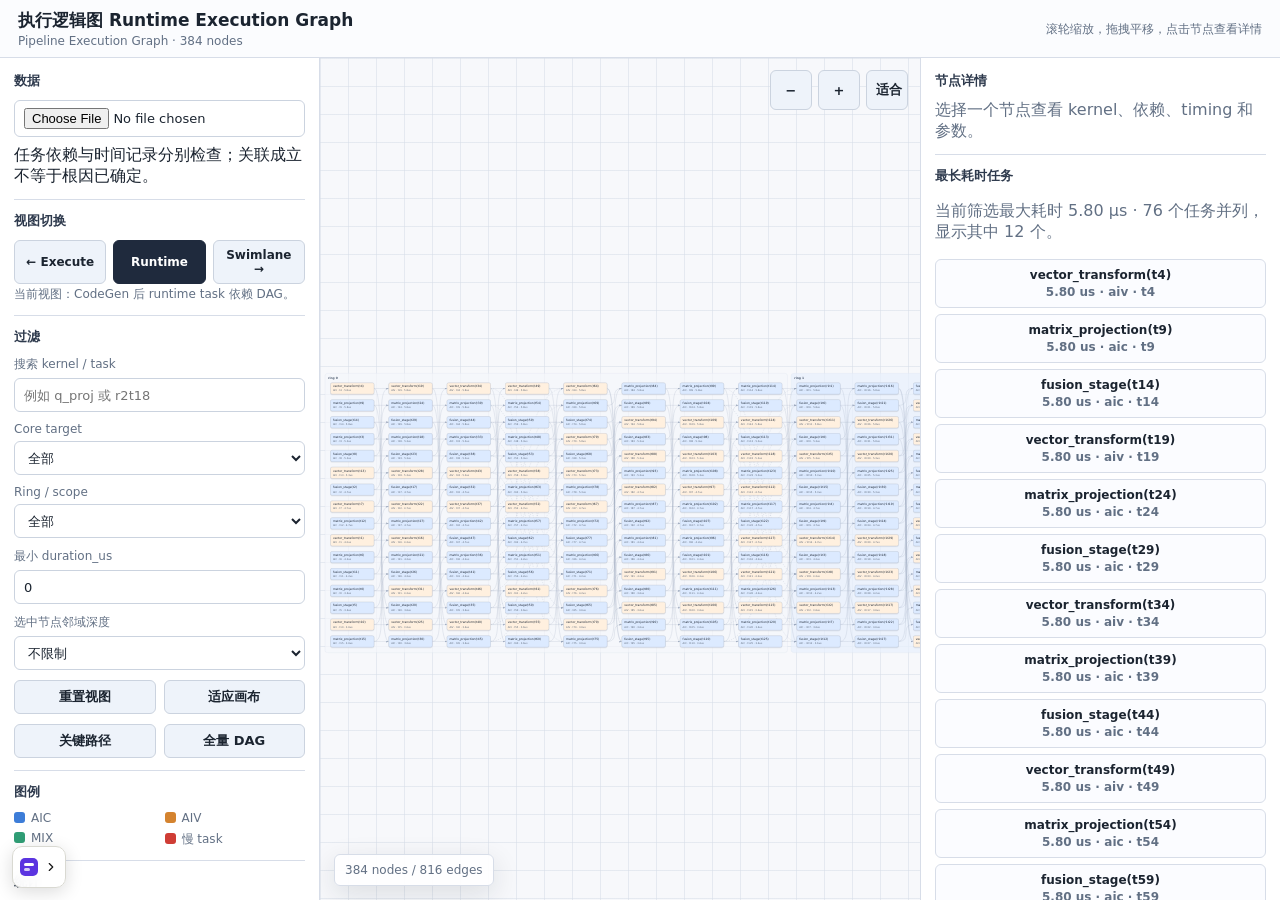
<file: design/runtime-execution-graph-explorer/index.html>
<!doctype html>
<html lang="zh-CN">
<head>
  <meta charset="utf-8" />
  <meta name="viewport" content="width=device-width, initial-scale=1" />
  <title>Runtime Execution Graph Demo</title>
  <link rel="icon" href="data:," />
  <style>
    :root {
      color-scheme: light;
      --bg: #f7f8fb;
      --panel: #ffffff;
      --ink: #1b2430;
      --muted: #627084;
      --line: #d7dde8;
      --aic: #3d7dd8;
      --aiv: #d4832f;
      --mix: #2f9d75;
      --hot: #cf3d35;
      --edge: #94a1b8;
      --edge-strong: #53627a;
      --selected: #111827;
      font-family: ui-sans-serif, system-ui, -apple-system, BlinkMacSystemFont, "Segoe UI", sans-serif;
    }

    * { box-sizing: border-box; }
    body {
      margin: 0;
      background: var(--bg);
      color: var(--ink);
      min-width: 0;
    }

    .app {
      display: grid;
      grid-template-columns: 320px minmax(0, 1fr) 360px;
      grid-template-rows: 58px calc(100vh - 58px);
      min-height: 100vh;
    }

    header {
      grid-column: 1 / -1;
      display: flex;
      align-items: center;
      justify-content: space-between;
      gap: 18px;
      padding: 0 18px;
      border-bottom: 1px solid var(--line);
      background: #fbfcfe;
    }

    h1 {
      margin: 0;
      font-size: 17px;
      font-weight: 720;
      letter-spacing: 0;
    }

    .sub {
      color: var(--muted);
      font-size: 12px;
      margin-top: 2px;
    }

    .left, .right {
      background: var(--panel);
      overflow: auto;
    }

    .left {
      border-right: 1px solid var(--line);
      padding: 14px;
    }

    .right {
      border-left: 1px solid var(--line);
      padding: 14px;
    }

    .canvas-wrap {
      position: relative;
      overflow: hidden;
      background:
        linear-gradient(90deg, rgba(215, 221, 232, .55) 1px, transparent 1px),
        linear-gradient(rgba(215, 221, 232, .55) 1px, transparent 1px);
      background-size: 28px 28px;
    }

    svg {
      width: 100%;
      height: 100%;
      display: block;
      cursor: grab;
      user-select: none;
    }

    svg:active { cursor: grabbing; }

    .section {
      padding: 12px 0;
      border-bottom: 1px solid var(--line);
    }

    .section:first-child { padding-top: 0; }
    .section:last-child { border-bottom: 0; }

    .section h2 {
      margin: 0 0 10px;
      font-size: 13px;
      color: #2e3a4d;
    }

    label {
      display: block;
      font-size: 12px;
      color: var(--muted);
      margin: 10px 0 5px;
    }

    input, select, button {
      width: 100%;
      min-height: 34px;
      border: 1px solid #cbd3df;
      background: #fff;
      color: var(--ink);
      font: inherit;
      font-size: 13px;
      border-radius: 6px;
      padding: 7px 9px;
    }

    button {
      cursor: pointer;
      font-weight: 650;
      background: #eef3fa;
    }

    button:hover { background: #e2ebf7; }

    .btn-row {
      display: grid;
      grid-template-columns: 1fr 1fr;
      gap: 8px;
      margin-top: 10px;
    }

    .stage-row {
      display: grid;
      grid-template-columns: 1fr 1fr 1fr;
      gap: 7px;
      margin-top: 10px;
    }

    .stage-row button {
      min-height: 36px;
      padding: 7px 6px;
      font-size: 12px;
    }

    .stage-row button.active {
      background: #1f2a3d;
      border-color: #1f2a3d;
      color: #fff;
    }

    .metric-grid {
      display: grid;
      grid-template-columns: 1fr 1fr;
      gap: 8px;
    }

    .metric {
      border: 1px solid var(--line);
      border-radius: 6px;
      padding: 8px;
      background: #fbfcff;
    }

    .metric strong {
      display: block;
      font-size: 18px;
      line-height: 1.1;
    }

    .metric span {
      display: block;
      margin-top: 3px;
      color: var(--muted);
      font-size: 11px;
    }

    .legend {
      display: grid;
      grid-template-columns: 1fr 1fr;
      gap: 6px 10px;
      font-size: 12px;
      color: var(--muted);
    }

    .swatch {
      width: 11px;
      height: 11px;
      border-radius: 3px;
      display: inline-block;
      margin-right: 6px;
      vertical-align: -1px;
    }

    .graph-node rect {
      stroke: #aeb7c7;
      stroke-width: 1.2;
      rx: 7;
      filter: drop-shadow(0 2px 3px rgba(23, 32, 46, .12));
    }

    .graph-node text {
      font-size: 12px;
      fill: #182230;
      pointer-events: none;
    }

    .graph-node .small {
      font-size: 10px;
      fill: #5a6677;
    }

    .graph-node.selected rect {
      stroke: var(--selected);
      stroke-width: 3;
    }

    .graph-node.dimmed {
      opacity: .22;
    }

    .graph-edge {
      fill: none;
      stroke: var(--edge);
      stroke-width: 1.25;
      opacity: .62;
    }

    .graph-edge.explicit {
      stroke-dasharray: 5 5;
    }

    .graph-edge.selected {
      stroke: var(--selected);
      stroke-width: 2.8;
      opacity: 1;
    }

    .swimlane-bar {
      cursor: pointer;
      stroke: rgba(27, 36, 48, .22);
      stroke-width: 1;
      rx: 4;
    }

    .swimlane-bar.selected {
      stroke: var(--selected);
      stroke-width: 2.4;
    }

    .lane-label {
      font-size: 11px;
      fill: #4f5f74;
      font-weight: 650;
    }

    .time-axis {
      stroke: #cfd6e2;
      stroke-width: 1;
    }

    .time-label {
      font-size: 10px;
      fill: #6b778a;
    }

    .edge-label {
      font-size: 10px;
      fill: #66758b;
      paint-order: stroke;
      stroke: #fff;
      stroke-width: 3px;
      stroke-linejoin: round;
    }

    .group-label {
      font-size: 12px;
      font-weight: 700;
      fill: #4b596d;
    }

    .pill-list {
      display: flex;
      flex-wrap: wrap;
      gap: 6px;
      margin-top: 8px;
    }

    .pill {
      border: 1px solid var(--line);
      border-radius: 999px;
      padding: 4px 8px;
      font-size: 11px;
      color: #4f5f74;
      background: #fbfcff;
    }

    .detail-title {
      font-size: 15px;
      font-weight: 760;
      margin-bottom: 5px;
    }

    .kv {
      display: grid;
      grid-template-columns: 120px 1fr;
      gap: 6px 10px;
      font-size: 12px;
      padding: 8px 0;
      border-bottom: 1px solid #eef1f6;
    }

    .kv span:nth-child(odd) {
      color: var(--muted);
    }

    .list {
      display: grid;
      gap: 6px;
      margin-top: 8px;
    }

    .item {
      border: 1px solid var(--line);
      border-radius: 6px;
      padding: 8px;
      background: #fbfcff;
      font-size: 12px;
      cursor: pointer;
    }

    .item:hover { border-color: #9db4d6; }

    .item strong {
      display: block;
      margin-bottom: 3px;
    }

    .muted {
      color: var(--muted);
    }

    .floating {
      position: absolute;
      left: 14px;
      bottom: 14px;
      background: rgba(255, 255, 255, .92);
      border: 1px solid var(--line);
      border-radius: 6px;
      padding: 8px 10px;
      color: var(--muted);
      font-size: 12px;
      box-shadow: 0 8px 28px rgba(20, 29, 43, .12);
    }
    .compact-panels { display: none; }
    .graph-tools { position:absolute;top:12px;right:12px;display:flex;gap:6px;z-index:2; }
    .graph-tools button { min-width:40px;min-height:40px;white-space:nowrap; }
    .canvas-wrap { min-width: 0; }
    @media (max-width: 1180px) {
      .app { grid-template-columns: minmax(0, 1fr); grid-template-rows: auto minmax(480px, 1fr); height: 100dvh; }
      header { flex-wrap: wrap; padding: 12px; gap: 8px; }
      header > .sub { display: none; }
      .compact-panels { display: flex; gap: 8px; width: 100%; }
      .compact-panels button { min-height: 40px; flex: 1; }
      .left, .right, .canvas-wrap { grid-column: 1; grid-row: 2; min-width: 0; }
      .left, .right { display: none; }
      .app[data-panel="filters"] .left, .app[data-panel="details"] .right { display: block; }
      .app[data-panel="filters"] .canvas-wrap, .app[data-panel="details"] .canvas-wrap { visibility: hidden; }
      .floating { max-width: calc(100% - 28px); }
      svg { touch-action: none; }
    }
  </style>
</head>
<body>
  <div class="app" data-panel="graph">
    <header>
      <div>
        <h1>执行逻辑图 Runtime Execution Graph</h1>
        <div class="sub" id="subtitle">加载中</div>
      </div>
      <div class="sub">滚轮缩放，拖拽平移，点击节点查看详情</div>
      <nav class="compact-panels" aria-label="执行图面板">
        <button data-panel="filters" aria-pressed="false">筛选</button>
        <button data-panel="graph" aria-pressed="true">执行图</button>
        <button data-panel="details" aria-pressed="false">详情</button>
      </nav>
    </header>

    <aside class="left">
      <div class="section">
        <h2>数据</h2>
        <input id="fileInput" type="file" accept="application/json,.json" />
        <div class="pill-list" id="lineage"></div>
      </div>

      <div class="section">
        <h2>视图切换</h2>
        <div class="stage-row">
          <button id="executeStageBtn" title="向前查看该执行逻辑图对应的 Execute Graph">← Execute</button>
          <button id="runtimeStageBtn" class="active" title="查看 Runtime Execution Graph">Runtime</button>
          <button id="swimlaneStageBtn" title="向后查看该执行逻辑图对应的泳道图">Swimlane →</button>
        </div>
        <div class="sub" id="stageNote">当前为执行逻辑图。</div>
      </div>

      <div class="section">
        <h2>过滤</h2>
        <label for="search">搜索 kernel / task</label>
        <input id="search" placeholder="例如 q_proj 或 r2t18" />
        <label for="coreFilter">Core target</label>
        <select id="coreFilter">
          <option value="all">全部</option>
          <option value="aic">AIC</option>
          <option value="aiv">AIV</option>
          <option value="mix">MIX</option>
          <option value="unknown">Unknown</option>
        </select>
        <label for="ringFilter">Ring / scope</label>
        <select id="ringFilter">
          <option value="all">全部</option>
        </select>
        <label for="durationFilter">最小 duration_us</label>
        <input id="durationFilter" type="number" min="0" step="1" value="0" />
        <label for="hopFilter">选中节点邻域深度</label>
        <select id="hopFilter">
          <option value="0">不限制</option>
          <option value="1">1 hop</option>
          <option value="2">2 hops</option>
          <option value="3">3 hops</option>
        </select>
        <div class="btn-row">
          <button id="resetBtn">重置视图</button>
          <button id="fitBtn">适应画布</button>
        </div>
        <div class="btn-row">
          <button id="criticalBtn">关键路径</button>
          <button id="allBtn">全量 DAG</button>
        </div>
      </div>

      <div class="section">
        <h2>图例</h2>
        <div class="legend">
          <div><span class="swatch" style="background: var(--aic)"></span>AIC</div>
          <div><span class="swatch" style="background: var(--aiv)"></span>AIV</div>
          <div><span class="swatch" style="background: var(--mix)"></span>MIX</div>
          <div><span class="swatch" style="background: var(--hot)"></span>慢 task</div>
        </div>
      </div>

      <div class="section">
        <h2>统计</h2>
        <div class="metric-grid" id="metrics"></div>
      </div>
    </aside>

    <main class="canvas-wrap">
      <div class="graph-tools" aria-label="画布缩放"><button id="graphZoomOut" aria-label="缩小执行图">−</button><button id="graphZoomIn" aria-label="放大执行图">+</button><button id="graphFit" aria-label="适应画布">适合</button></div>
      <svg id="graphSvg" role="img" aria-label="Runtime Execution Graph"></svg>
      <div class="floating" id="viewportHint">准备渲染</div>
    </main>

    <aside class="right">
      <div class="section">
        <h2>节点详情</h2>
        <div id="details" class="muted">选择一个节点查看 kernel、依赖、timing 和参数。</div>
      </div>
      <div class="section">
        <h2 id="topListTitle">最长耗时任务</h2>
        <p class="muted" id="topListSummary" role="status"></p>
        <div class="list" id="topList"></div>
      </div>
    </aside>
  </div>

  <script src="assets/runtime-public.js"></script>
  <script>
    const svg = document.getElementById('graphSvg');
    const subtitle = document.getElementById('subtitle');
    const metricsEl = document.getElementById('metrics');
    const detailsEl = document.getElementById('details');
    const topListEl = document.getElementById('topList');
    const lineageEl = document.getElementById('lineage');
    const searchEl = document.getElementById('search');
    const coreFilterEl = document.getElementById('coreFilter');
    const ringFilterEl = document.getElementById('ringFilter');
    const durationFilterEl = document.getElementById('durationFilter');
    const hopFilterEl = document.getElementById('hopFilter');
    const hintEl = document.getElementById('viewportHint');
    const stageNoteEl = document.getElementById('stageNote');

    let graph = window.RUNTIME_EXECUTION_GRAPH_DATA;
    let layout = null;
    let selectedId = null;
    let viewMode = 'all';
    let stageMode = 'runtime';
    let viewBox = { x: 0, y: 0, w: 1400, h: 900 };
    let drag = null;

    const colors = {
      aic: '#dceaff',
      aiv: '#fff0df',
      mix: '#dcf4eb',
      host: '#eeeeee',
      aicpu: '#e8e0ff',
      unknown: '#f2f4f8'
    };
    const strokes = {
      aic: '#3d7dd8',
      aiv: '#d4832f',
      mix: '#2f9d75',
      host: '#8a8f98',
      aicpu: '#7b61d1',
      unknown: '#aeb7c7'
    };

    function durationOf(node) {
      return Number(node.timing?.summary?.duration_us || 0);
    }

    function instanceCount(node) {
      return Number(node.timing?.summary?.instance_count || 0);
    }

    function compact(text, max = 22) {
      const value = String(text || '');
      return value.length > max ? value.slice(0, max - 1) + '…' : value;
    }

    function byId() {
      return new Map(graph.nodes.map(n => [n.id, n]));
    }

    function buildAdjacency() {
      const out = new Map();
      const inc = new Map();
      graph.nodes.forEach(n => {
        out.set(n.id, []);
        inc.set(n.id, []);
      });
      graph.edges.forEach(e => {
        if (out.has(e.source) && inc.has(e.target)) {
          out.get(e.source).push(e.target);
          inc.get(e.target).push(e.source);
        }
      });
      return { out, inc };
    }

    function primaryKernelName(node) {
      const slots = node.kernel_slots || {};
      const primary = slots.primary;
      const entry = primary ? slots[primary] : null;
      if (entry?.name) return entry.name;
      if (entry?.func_id != null && entry.func_id >= 0) return `func_${entry.func_id}`;
      return node.label?.split('(')[0] || 'runtime_task';
    }

    function aggregateExecuteGraph() {
      const sourceNodes = graph.nodes;
      const groups = new Map();
      sourceNodes.forEach(node => {
        const name = primaryKernelName(node);
        const key = `exec:${node.ring_id}:${name}`;
        const item = groups.get(key) || {
          id: key,
          label: `${name}\\nring ${node.ring_id}`,
          kind: 'execute_call',
          ring_id: node.ring_id,
          core_target: node.core_target,
          sourceIds: [],
          count: 0,
          duration: 0,
          maxDuration: 0
        };
        item.sourceIds.push(node.id);
        item.count += 1;
        item.duration += durationOf(node);
        item.maxDuration = Math.max(item.maxDuration, durationOf(node));
        if (item.core_target !== node.core_target) item.core_target = 'mix';
        groups.set(key, item);
      });
      const nodeToGroup = new Map();
      groups.forEach(group => group.sourceIds.forEach(id => nodeToGroup.set(id, group.id)));
      const edgeMap = new Map();
      graph.edges.forEach(edge => {
        const src = nodeToGroup.get(edge.source);
        const dst = nodeToGroup.get(edge.target);
        if (!src || !dst || src === dst) return;
        const key = `${src}->${dst}`;
        const current = edgeMap.get(key) || {
          id: `exec-edge:${edgeMap.size}`,
          source: src,
          target: dst,
          edge_type: edge.edge_type,
          count: 0
        };
        current.count += 1;
        edgeMap.set(key, current);
      });
      return {
        nodes: [...groups.values()],
        edges: [...edgeMap.values()]
      };
    }

    function currentStageData() {
      if (stageMode === 'execute') return aggregateExecuteGraph();
      return { nodes: graph.nodes, edges: graph.edges };
    }

    function laneKey(inst) {
      return `${inst.core_type}:${inst.core_id}`;
    }

    function coreLaneMap() {
      const map = new Map();
      const lanes = graph.metadata?.core_topology?.lanes || [];
      lanes.forEach(lane => {
        const label = lane.display_label || `${String(lane.core_type || '').toUpperCase()} ${lane.type_local_id || lane.core_id + 1}`;
        map.set(`${lane.core_type}:${lane.core_id}`, {
          label,
          order: Number(lane.display_order ?? lane.core_id ?? 0),
          rawCoreId: lane.core_id
        });
      });
      if (map.size) return map;

      const byType = new Map();
      graph.nodes.forEach(node => {
        (node.timing?.instances || []).forEach(inst => {
          if (!byType.has(inst.core_type)) byType.set(inst.core_type, new Set());
          byType.get(inst.core_type).add(inst.core_id);
        });
      });
      const typeOrder = { aic: 0, aiv: 1, unknown: 9 };
      [...byType.keys()].sort((a, b) => (typeOrder[a] ?? 8) - (typeOrder[b] ?? 8) || a.localeCompare(b)).forEach((type, typeIdx) => {
        [...byType.get(type)].sort((a, b) => a - b).forEach((coreId, idx) => {
          map.set(`${type}:${coreId}`, {
            label: `${String(type || 'unknown').toUpperCase()} ${idx + 1}`,
            order: typeIdx * 1000 + idx,
            rawCoreId: coreId
          });
        });
      });
      return map;
    }

    function criticalPathIds() {
      const nodes = byId();
      const { inc } = buildAdjacency();
      const order = graph.integrity?.topological_order?.length
        ? graph.integrity.topological_order
        : graph.nodes.map(n => n.id);
      const score = new Map();
      const prev = new Map();
      order.forEach(id => {
        const preds = inc.get(id) || [];
        let best = 0;
        let bestPred = null;
        preds.forEach(p => {
          const s = score.get(p) || 0;
          if (s > best) {
            best = s;
            bestPred = p;
          }
        });
        score.set(id, best + durationOf(nodes.get(id)));
        if (bestPred) prev.set(id, bestPred);
      });
      let end = null;
      let best = -1;
      score.forEach((value, id) => {
        if (value > best) {
          best = value;
          end = id;
        }
      });
      const path = new Set();
      while (end) {
        path.add(end);
        end = prev.get(end);
      }
      return path;
    }

    function neighborhood(seed, depth) {
      if (!seed || depth <= 0) return null;
      const { out, inc } = buildAdjacency();
      const seen = new Set([seed]);
      let frontier = [seed];
      for (let i = 0; i < depth; i += 1) {
        const next = [];
        frontier.forEach(id => {
          [...(out.get(id) || []), ...(inc.get(id) || [])].forEach(n => {
            if (!seen.has(n)) {
              seen.add(n);
              next.push(n);
            }
          });
        });
        frontier = next;
      }
      return seen;
    }

    function visibleNodeIds(nodes = graph.nodes) {
      const q = searchEl.value.trim().toLowerCase();
      const core = coreFilterEl.value;
      const ring = ringFilterEl.value;
      const minDuration = Number(durationFilterEl.value || 0);
      const hop = Number(hopFilterEl.value || 0);
      const neighbor = stageMode === 'runtime' ? neighborhood(selectedId, hop) : null;
      const critical = stageMode === 'runtime' && viewMode === 'critical' ? criticalPathIds() : null;
      const visible = new Set();
      nodes.forEach(node => {
        const text = `${node.label} ${node.display_id || ''} ${node.raw_task_id || ''}`.toLowerCase();
        const matchSearch = !q || text.includes(q);
        const matchCore = core === 'all' || node.core_target === core;
        const matchRing = ring === 'all' || String(node.ring_id) === ring;
        const matchDuration = (node.maxDuration || durationOf(node)) >= minDuration;
        const matchNeighbor = !neighbor || neighbor.has(node.id);
        const matchCritical = !critical || critical.has(node.id);
        if (matchSearch && matchCore && matchRing && matchDuration && matchNeighbor && matchCritical) {
          visible.add(node.id);
        }
      });
      return visible;
    }

    function computeLayout(stageData = currentStageData()) {
      const ids = new Set(stageData.nodes.map(n => n.id));
      let inc;
      if (stageMode === 'runtime') {
        inc = buildAdjacency().inc;
      } else {
        inc = new Map(stageData.nodes.map(n => [n.id, []]));
        stageData.edges.forEach(edge => {
          if (inc.has(edge.target)) inc.get(edge.target).push(edge.source);
        });
      }
      const order = stageMode === 'runtime'
        ? (graph.integrity?.topological_order?.filter(id => ids.has(id)) || stageData.nodes.map(n => n.id))
        : stageData.nodes.map(n => n.id);
      const layer = new Map();
      order.forEach(id => {
        const preds = inc.get(id) || [];
        const depth = preds.length ? Math.max(...preds.map(p => layer.get(p) || 0)) + 1 : 0;
        layer.set(id, depth);
      });
      const buckets = new Map();
      stageData.nodes.forEach(node => {
        const l = layer.get(node.id) || 0;
        if (!buckets.has(l)) buckets.set(l, []);
        buckets.get(l).push(node);
      });
      buckets.forEach(list => {
        list.sort((a, b) => {
          if (a.ring_id !== b.ring_id) return a.ring_id - b.ring_id;
          return (b.maxDuration || durationOf(b)) - (a.maxDuration || durationOf(a));
        });
      });
      const pos = new Map();
      const nodeW = 176;
      const nodeH = 46;
      const colGap = 235;
      const rowGap = 68;
      let maxLayer = 0;
      let maxRows = 0;
      buckets.forEach((list, l) => {
        maxLayer = Math.max(maxLayer, l);
        maxRows = Math.max(maxRows, list.length);
        list.forEach((node, i) => {
          pos.set(node.id, {
            x: 42 + l * colGap,
            y: 62 + i * rowGap,
            w: nodeW,
            h: nodeH,
            layer: l
          });
        });
      });
      return {
        pos,
        width: Math.max(1200, 120 + (maxLayer + 1) * colGap),
        height: Math.max(760, 140 + maxRows * rowGap),
        nodeW,
        nodeH
      };
    }

    function pathForEdge(a, b) {
      const x1 = a.x + a.w;
      const y1 = a.y + a.h / 2;
      const x2 = b.x;
      const y2 = b.y + b.h / 2;
      const dx = Math.max(55, (x2 - x1) * 0.48);
      return `M ${x1} ${y1} C ${x1 + dx} ${y1}, ${x2 - dx} ${y2}, ${x2} ${y2}`;
    }

    function setViewBox(box) {
      viewBox = box;
      svg.setAttribute('viewBox', `${box.x} ${box.y} ${box.w} ${box.h}`);
    }

    function fitView() {
      if (!layout) return;
      const margin = 30;
      setViewBox({
        x: 0,
        y: 0,
        w: Math.min(layout.width + margin, Math.max(layout.width * .42, 1500)),
        h: Math.min(layout.height + margin, Math.max(layout.height * .42, 900))
      });
    }

    function render() {
      if (!graph) return;
      updateStageChrome();
      if (stageMode === 'swimlane') {
        renderSwimlane();
        return;
      }
      const stageData = currentStageData();
      layout = computeLayout(stageData);
      const visible = visibleNodeIds(stageData.nodes);
      const maxDuration = Math.max(...graph.nodes.map(durationOf), 1);
      const selectedEdges = new Set();
      if (selectedId) {
        stageData.edges.forEach(e => {
          if (e.source === selectedId || e.target === selectedId) selectedEdges.add(e.id);
        });
      }
      svg.innerHTML = '';
      svg.setAttribute('viewBox', `${viewBox.x} ${viewBox.y} ${viewBox.w} ${viewBox.h}`);

      const defs = document.createElementNS('http://www.w3.org/2000/svg', 'defs');
      defs.innerHTML = '<marker id="arrow" markerWidth="9" markerHeight="9" refX="8" refY="3" orient="auto"><path d="M0,0 L8,3 L0,6 Z" fill="#94a1b8"></path></marker><marker id="arrowSelected" markerWidth="9" markerHeight="9" refX="8" refY="3" orient="auto"><path d="M0,0 L8,3 L0,6 Z" fill="#111827"></path></marker>';
      svg.appendChild(defs);

      const groupLayer = document.createElementNS('http://www.w3.org/2000/svg', 'g');
      const edgeLayer = document.createElementNS('http://www.w3.org/2000/svg', 'g');
      const nodeLayer = document.createElementNS('http://www.w3.org/2000/svg', 'g');
      svg.appendChild(groupLayer);
      svg.appendChild(edgeLayer);
      svg.appendChild(nodeLayer);

      const ringBounds = new Map();
      stageData.nodes.forEach(node => {
        if (!visible.has(node.id)) return;
        const p = layout.pos.get(node.id);
        if (!p) return;
        const key = node.ring_id;
        const prev = ringBounds.get(key) || { minX: Infinity, minY: Infinity, maxX: -Infinity, maxY: -Infinity };
        prev.minX = Math.min(prev.minX, p.x);
        prev.minY = Math.min(prev.minY, p.y);
        prev.maxX = Math.max(prev.maxX, p.x + p.w);
        prev.maxY = Math.max(prev.maxY, p.y + p.h);
        ringBounds.set(key, prev);
      });
      ringBounds.forEach((b, ring) => {
        const rect = document.createElementNS('http://www.w3.org/2000/svg', 'rect');
        rect.setAttribute('x', b.minX - 22);
        rect.setAttribute('y', b.minY - 38);
        rect.setAttribute('width', b.maxX - b.minX + 44);
        rect.setAttribute('height', b.maxY - b.minY + 60);
        rect.setAttribute('rx', '10');
        rect.setAttribute('fill', ring % 2 ? 'rgba(232, 240, 252, .75)' : 'rgba(245, 247, 251, .7)');
        rect.setAttribute('stroke', '#d7dde8');
        groupLayer.appendChild(rect);
        const label = document.createElementNS('http://www.w3.org/2000/svg', 'text');
        label.setAttribute('x', b.minX - 10);
        label.setAttribute('y', b.minY - 16);
        label.setAttribute('class', 'group-label');
        label.textContent = `ring ${ring}`;
        groupLayer.appendChild(label);
      });

      stageData.edges.forEach(edge => {
        if (!visible.has(edge.source) || !visible.has(edge.target)) return;
        const a = layout.pos.get(edge.source);
        const b = layout.pos.get(edge.target);
        if (!a || !b) return;
        const path = document.createElementNS('http://www.w3.org/2000/svg', 'path');
        path.setAttribute('d', pathForEdge(a, b));
        path.setAttribute('class', `graph-edge ${edge.edge_type === 'explicit_dependency' ? 'explicit' : ''} ${selectedEdges.has(edge.id) ? 'selected' : ''}`);
        path.setAttribute('marker-end', selectedEdges.has(edge.id) ? 'url(#arrowSelected)' : 'url(#arrow)');
        edgeLayer.appendChild(path);
      });

      stageData.nodes.forEach(node => {
        const p = layout.pos.get(node.id);
        if (!p) return;
        const isVisible = visible.has(node.id);
        const g = document.createElementNS('http://www.w3.org/2000/svg', 'g');
        g.setAttribute('class', `graph-node ${node.id === selectedId ? 'selected' : ''} ${isVisible ? '' : 'dimmed'}`);
        g.setAttribute('transform', `translate(${p.x}, ${p.y})`);
        g.addEventListener('click', evt => {
          evt.stopPropagation();
          selectedId = node.id;
          render();
          renderDetails();
        });
        const rect = document.createElementNS('http://www.w3.org/2000/svg', 'rect');
        rect.setAttribute('width', p.w);
        rect.setAttribute('height', p.h);
        rect.setAttribute('fill', colors[node.core_target] || colors.unknown);
        rect.setAttribute('stroke', durationOf(node) > maxDuration * .72 ? 'var(--hot)' : (strokes[node.core_target] || strokes.unknown));
        rect.setAttribute('stroke-width', durationOf(node) > maxDuration * .72 ? '2.4' : '1.2');
        g.appendChild(rect);
        const label = document.createElementNS('http://www.w3.org/2000/svg', 'text');
        label.setAttribute('x', 10);
        label.setAttribute('y', 18);
        label.textContent = compact(node.label, 24);
        g.appendChild(label);
        const small = document.createElementNS('http://www.w3.org/2000/svg', 'text');
        small.setAttribute('x', 10);
        small.setAttribute('y', 35);
        small.setAttribute('class', 'small');
        const metric = stageMode === 'execute'
          ? `${node.count} tasks · max ${Number(node.maxDuration || 0).toFixed(1)}us`
          : `${node.core_target.toUpperCase()} · ${node.display_id} · ${durationOf(node).toFixed(1)}us`;
        small.textContent = metric;
        g.appendChild(small);
        if (node.spmd || node.block_num > 1) {
          const badge = document.createElementNS('http://www.w3.org/2000/svg', 'text');
          badge.setAttribute('x', p.w - 36);
          badge.setAttribute('y', 18);
          badge.setAttribute('class', 'small');
          badge.textContent = `x${node.block_num}`;
          g.appendChild(badge);
        }
        nodeLayer.appendChild(g);
      });

      const visibleEdges = stageData.edges.filter(e => visible.has(e.source) && visible.has(e.target)).length;
      hintEl.textContent = `${visible.size} nodes / ${visibleEdges} edges`;
      renderMetrics(visible, visibleEdges, stageData.nodes);
      renderTopList();
    }

    function renderSwimlane() {
      layout = null;
      const visible = visibleNodeIds(graph.nodes);
      svg.innerHTML = '';
      const rows = [];
      graph.nodes.forEach(node => {
        if (!visible.has(node.id)) return;
        (node.timing?.instances || []).forEach(inst => {
          rows.push({ node, inst });
        });
      });
      const laneInfo = coreLaneMap();
      const lanes = [...new Set(rows.map(row => laneKey(row.inst)))]
        .sort((a, b) => {
          const aa = laneInfo.get(a);
          const bb = laneInfo.get(b);
          return (aa?.order ?? 0) - (bb?.order ?? 0);
        });
      const laneIndex = new Map(lanes.map((lane, idx) => [lane, idx]));
      const minT = Math.min(...rows.map(r => Number(r.inst.dispatch_time_us ?? r.inst.start_time_us ?? 0)), 0);
      const maxT = Math.max(...rows.map(r => Number(r.inst.finish_time_us ?? r.inst.end_time_us ?? 1)), 1);
      const left = 116;
      const top = 52;
      const laneH = 24;
      const pxPerUs = 9;
      const width = Math.max(1300, left + (maxT - minT) * pxPerUs + 160);
      const height = Math.max(760, top + lanes.length * laneH + 90);
      svg.setAttribute('viewBox', `${viewBox.x} ${viewBox.y} ${viewBox.w} ${viewBox.h}`);

      const axis = document.createElementNS('http://www.w3.org/2000/svg', 'g');
      for (let t = Math.ceil(minT / 25) * 25; t <= maxT; t += 25) {
        const x = left + (t - minT) * pxPerUs;
        const line = document.createElementNS('http://www.w3.org/2000/svg', 'line');
        line.setAttribute('x1', x);
        line.setAttribute('x2', x);
        line.setAttribute('y1', top - 24);
        line.setAttribute('y2', height - 48);
        line.setAttribute('class', 'time-axis');
        axis.appendChild(line);
        const label = document.createElementNS('http://www.w3.org/2000/svg', 'text');
        label.setAttribute('x', x + 4);
        label.setAttribute('y', top - 30);
        label.setAttribute('class', 'time-label');
        label.textContent = `${t.toFixed(0)}us`;
        axis.appendChild(label);
      }
      svg.appendChild(axis);

      lanes.forEach(lane => {
        const idx = laneIndex.get(lane);
        const y = top + idx * laneH;
        const text = document.createElementNS('http://www.w3.org/2000/svg', 'text');
        text.setAttribute('x', 16);
        text.setAttribute('y', y + 15);
        text.setAttribute('class', 'lane-label');
        text.textContent = laneInfo.get(lane)?.label || lane.replace(':', ' core ');
        const title = document.createElementNS('http://www.w3.org/2000/svg', 'title');
        title.textContent = `raw ${lane.replace(':', ' core_id ')}`;
        text.appendChild(title);
        svg.appendChild(text);
        const line = document.createElementNS('http://www.w3.org/2000/svg', 'line');
        line.setAttribute('x1', left);
        line.setAttribute('x2', width - 40);
        line.setAttribute('y1', y + 18);
        line.setAttribute('y2', y + 18);
        line.setAttribute('stroke', '#edf1f6');
        svg.appendChild(line);
      });

      rows.forEach(({ node, inst }) => {
        const lane = laneKey(inst);
        const y = top + laneIndex.get(lane) * laneH + 4;
        const start = Number(inst.start_time_us || 0);
        const end = Number(inst.end_time_us || start + 0.2);
        const x = left + (start - minT) * pxPerUs;
        const w = Math.max(3, (end - start) * pxPerUs);
        const rect = document.createElementNS('http://www.w3.org/2000/svg', 'rect');
        rect.setAttribute('x', x);
        rect.setAttribute('y', y);
        rect.setAttribute('width', w);
        rect.setAttribute('height', 15);
        rect.setAttribute('fill', node.core_target === 'aic' ? colors.aic : node.core_target === 'mix' ? colors.mix : colors.aiv);
        rect.setAttribute('class', `swimlane-bar ${node.id === selectedId ? 'selected' : ''}`);
        rect.addEventListener('click', evt => {
          evt.stopPropagation();
          selectedId = node.id;
          render();
          renderDetails();
        });
        svg.appendChild(rect);
      });

      hintEl.textContent = `${rows.length} bars / ${lanes.length} lanes`;
      renderMetrics(visible, 0, graph.nodes);
      renderTopList();
      if (viewBox.w === 1400 && viewBox.h === 900) {
        setViewBox({ x: 0, y: 0, w: Math.min(width, 1600), h: Math.min(height, 900) });
      }
    }

    function renderMetrics(visible, visibleEdges, nodes = graph.nodes) {
      const timed = nodes.filter(n => visible.has(n.id) && (n.timing || n.count)).length;
      const durations = nodes.filter(n => visible.has(n.id)).map(n => n.maxDuration || durationOf(n));
      const maxDuration = Math.max(...durations, 0);
      const avgDuration = durations.length ? durations.reduce((a, b) => a + b, 0) / durations.length : 0;
      const cells = [
        ['Nodes', visible.size],
        ['Edges', visibleEdges],
        ['Timed nodes', timed],
        ['Max us', maxDuration.toFixed(1)],
        ['Avg us', avgDuration.toFixed(1)],
        ['Rings', new Set(nodes.filter(n => visible.has(n.id)).map(n => n.ring_id)).size]
      ];
      metricsEl.innerHTML = cells.map(([k, v]) => `<div class="metric"><strong>${v}</strong><span>${k}</span></div>`).join('');
    }

    function timingDescription() {
      return graph.data_lineage?.level === 'L2'
        ? '时间由输入记录换算与汇总，随派生对象呈现；本页面未执行新的采集，不能据此宣称实测收益。'
        : '时间按输入记录及其单位呈现；缺失或来源不明的记录不能支持性能结论。';
    }

    function renderDetails() {
      if (!selectedId) {
        detailsEl.innerHTML = '选择一个节点查看 kernel、依赖、timing 和参数。';
        return;
      }
      const stageData = currentStageData();
      const node = stageMode === 'execute'
        ? stageData.nodes.find(n => n.id === selectedId)
        : byId().get(selectedId);
      if (!node) return;
      const edges = stageMode === 'execute' ? stageData.edges : graph.edges;
      const incoming = edges.filter(e => e.target === node.id);
      const outgoing = edges.filter(e => e.source === node.id);
      if (stageMode === 'execute') {
        detailsEl.innerHTML = `
          <div class="detail-title">${node.label.replace('\\n', ' · ')}</div>
          <p class="muted">${timingDescription()}</p>
          <div class="kv"><span>view</span><span>Derived Execute Graph Preview</span><span>runtime tasks</span><span>${node.count}</span><span>core</span><span>${node.core_target}</span><span>ring</span><span>${node.ring_id}</span><span>max duration</span><span>${Number(node.maxDuration || 0).toFixed(3)} us</span><span>fanin / fanout</span><span>${incoming.length} / ${outgoing.length}</span></div>
          <div class="pill-list"><span class="pill">aggregated call node</span></div>
        `;
        return;
      }
      const slots = node.kernel_slots || {};
      const slotText = ['aic', 'aiv0', 'aiv1'].map(k => {
        const s = slots[k];
        if (!s || s.func_id == null || s.func_id < 0) return `${k}: -`;
        return `${k}: ${s.name || 'func_' + s.func_id}`;
      }).join('<br>');
      const args = (node.args || []).slice(0, 8).map(a => {
        const shape = Array.isArray(a.shape) ? `[${a.shape.join(',')}]` : '';
        return `<div class="item"><strong>arg${a.idx} ${a.direction}</strong><span class="muted">${a.dtype || ''} ${shape} ${a.tensor_id ? 'tensor:' + a.tensor_id : ''}</span></div>`;
      }).join('');
      detailsEl.innerHTML = `
        <div class="detail-title">${node.label}</div>
        <p class="muted">${timingDescription()}</p>
        <div class="kv"><span>task</span><span>${node.display_id} / ${node.raw_task_id}</span><span>core</span><span>${node.core_target}</span><span>ring</span><span>${node.ring_id}</span><span>block_num</span><span>${node.block_num || 1}</span><span>duration</span><span>${durationOf(node).toFixed(3)} us</span><span>instances</span><span>${instanceCount(node)}</span><span>fanin / fanout</span><span>${incoming.length} / ${outgoing.length}</span><span>kernel slots</span><span>${slotText}</span></div>
        <div class="pill-list"><span class="pill">fanin ${incoming.length}</span><span class="pill">fanout ${outgoing.length}</span><span class="pill">${node.kind}</span></div>
        <div class="list">${args || '<span class="muted">无参数摘要</span>'}</div>
      `;
    }

    function renderTopList() {
      const data = currentStageData().nodes;
      const visible = visibleNodeIds(data);
      const duration = node => Number(node.maxDuration ?? durationOf(node));
      const candidates = data.filter(node => visible.has(node.id) && Number.isFinite(duration(node)) && duration(node) > 0);
      const longest = candidates.reduce((max, node) => Math.max(max, duration(node)), 0);
      // Compare source values, not rounded labels; never invent timing differences.
      const tied = candidates.filter(node => duration(node) === longest).sort((a, b) => {
        const left = String(a.raw_task_id ?? a.id);
        const right = String(b.raw_task_id ?? b.id);
        if (/^\d+$/.test(left) && /^\d+$/.test(right)) {
          const x = BigInt(left), y = BigInt(right);
          if (x !== y) return x < y ? -1 : 1;
        }
        return String(a.id) < String(b.id) ? -1 : String(a.id) > String(b.id) ? 1 : 0;
      });
      const top = tied.slice(0, 12);
      const grouped = stageMode === 'execute';
      const unit = grouped ? '调用组' : '任务';
      document.getElementById('topListTitle').textContent = `最长耗时${unit}`;
      document.getElementById('topListSummary').textContent = !top.length
        ? `当前筛选范围没有可比较耗时的${unit}。`
        : `${grouped ? '组内任务最大耗时' : '当前筛选最大耗时'} ${longest.toFixed(2)} µs · ${tied.length} 个${unit}${tied.length > 1 ? '并列' : '达到最大值'}，显示${tied.length > top.length ? '其中' : '全部'} ${top.length} 个。`;
      topListEl.innerHTML = top.map(node => `
        <button class="item" type="button" data-id="${node.id}">
          <strong>${compact(node.label, 34)}</strong>
          <span class="muted">${Number(node.maxDuration || durationOf(node)).toFixed(2)} us · ${node.core_target} · ${node.display_id || node.count + ' tasks'}</span>
        </button>
      `).join('');
      topListEl.querySelectorAll('.item').forEach(el => {
        el.addEventListener('click', () => {
          selectedId = el.dataset.id;
          render();
          renderDetails();
          centerOn(selectedId);
        });
      });
    }

    function centerOn(id) {
      if (stageMode === 'swimlane') return;
      const p = layout?.pos.get(id);
      if (!p) return;
      setViewBox({
        ...viewBox,
        x: Math.max(0, p.x - viewBox.w / 2),
        y: Math.max(0, p.y - viewBox.h / 2)
      });
    }

    function populateControls() {
      subtitle.textContent = `${graph.title} · ${graph.metadata?.derived_counts?.nodes || graph.nodes.length} nodes`;
      lineageEl.textContent = '任务依赖与时间记录分别检查；关联成立不等于根因已确定。';
      const rings = [...new Set(graph.nodes.map(n => n.ring_id))].sort((a, b) => a - b);
      ringFilterEl.innerHTML = '<option value="all">全部</option>' + rings.map(r => `<option value="${r}">ring ${r}</option>`).join('');
    }

    function updateStageChrome() {
      document.getElementById('executeStageBtn').classList.toggle('active', stageMode === 'execute');
      document.getElementById('runtimeStageBtn').classList.toggle('active', stageMode === 'runtime');
      document.getElementById('swimlaneStageBtn').classList.toggle('active', stageMode === 'swimlane');
      const notes = {
        execute: '向前视图：由 Runtime DAG 聚合得到的 Execute Graph 参考预览。',
        runtime: '当前视图：CodeGen 后 runtime task 依赖 DAG。',
        swimlane: '向后视图：由 timing instances 派生的泳道图参考预览。'
      };
      stageNoteEl.textContent = notes[stageMode];
    }

    function boot() {
      if (!graph) {
        subtitle.textContent = '未找到默认数据。请从左侧选择 JSON 文件。';
        return;
      }
      populateControls();
      layout = computeLayout();
      fitView();
      render();
      renderDetails();
    }

    ['input', 'change'].forEach(evt => {
      searchEl.addEventListener(evt, render);
      durationFilterEl.addEventListener(evt, render);
    });
    coreFilterEl.addEventListener('change', render);
    ringFilterEl.addEventListener('change', render);
    hopFilterEl.addEventListener('change', render);
    document.getElementById('resetBtn').addEventListener('click', () => {
      searchEl.value = '';
      coreFilterEl.value = 'all';
      ringFilterEl.value = 'all';
      durationFilterEl.value = '0';
      hopFilterEl.value = '0';
      selectedId = null;
      viewMode = 'all';
      stageMode = 'runtime';
      fitView();
      render();
      renderDetails();
    });
    document.getElementById('fitBtn').addEventListener('click', fitView);
    document.getElementById('criticalBtn').addEventListener('click', () => {
      viewMode = 'critical';
      render();
    });
    document.getElementById('allBtn').addEventListener('click', () => {
      viewMode = 'all';
      render();
    });
    document.getElementById('executeStageBtn').addEventListener('click', () => {
      stageMode = 'execute';
      selectedId = null;
      layout = computeLayout(currentStageData());
      fitView();
      render();
      renderDetails();
    });
    document.getElementById('runtimeStageBtn').addEventListener('click', () => {
      stageMode = 'runtime';
      selectedId = null;
      layout = computeLayout(currentStageData());
      fitView();
      render();
      renderDetails();
    });
    document.getElementById('swimlaneStageBtn').addEventListener('click', () => {
      stageMode = 'swimlane';
      selectedId = null;
      setViewBox({ x: 0, y: 0, w: 1500, h: 900 });
      render();
      renderDetails();
    });
    svg.addEventListener('click', evt => {
      if (evt.target.closest && evt.target.closest('.graph-node, .swimlane-bar')) return;
      selectedId = null;
      render();
      renderDetails();
    });
    svg.addEventListener('wheel', evt => {
      evt.preventDefault();
      const factor = evt.deltaY > 0 ? 1.12 : 0.88;
      const rect = svg.getBoundingClientRect();
      const mx = viewBox.x + (evt.clientX - rect.left) / rect.width * viewBox.w;
      const my = viewBox.y + (evt.clientY - rect.top) / rect.height * viewBox.h;
      const nw = viewBox.w * factor;
      const nh = viewBox.h * factor;
      setViewBox({
        x: mx - (mx - viewBox.x) * factor,
        y: my - (my - viewBox.y) * factor,
        w: nw,
        h: nh
      });
    }, { passive: false });
    svg.addEventListener('pointerdown', evt => {
      if (evt.target.closest && evt.target.closest('.graph-node, .swimlane-bar')) return;
      drag = { x: evt.clientX, y: evt.clientY, box: { ...viewBox } };
      svg.setPointerCapture(evt.pointerId);
    });
    svg.addEventListener('pointermove', evt => {
      if (!drag) return;
      const rect = svg.getBoundingClientRect();
      const dx = (evt.clientX - drag.x) / rect.width * drag.box.w;
      const dy = (evt.clientY - drag.y) / rect.height * drag.box.h;
      setViewBox({ ...drag.box, x: drag.box.x - dx, y: drag.box.y - dy });
    });
    svg.addEventListener('pointerup', () => { drag = null; });
    document.getElementById('fileInput').addEventListener('change', evt => {
      const file = evt.target.files?.[0];
      if (!file) return;
      const reader = new FileReader();
      reader.onload = () => {
        graph = JSON.parse(reader.result);
        selectedId = null;
        viewMode = 'all';
        stageMode = 'runtime';
        populateControls();
        layout = computeLayout();
        fitView();
        render();
        renderDetails();
      };
      reader.readAsText(file);
    });

    document.querySelectorAll('.compact-panels button').forEach(button => button.addEventListener('click', () => {
      document.querySelector('.app').dataset.panel = button.dataset.panel;
      document.querySelectorAll('.compact-panels button').forEach(b => b.setAttribute('aria-pressed', String(b === button)));
    }));
    for (const [id, factor] of [['graphZoomIn', 0.7], ['graphZoomOut', 1.4]]) {
      document.getElementById(id).addEventListener('click', () => {
        setViewBox({x:viewBox.x+viewBox.w*(1-factor)/2,y:viewBox.y+viewBox.h*(1-factor)/2,w:viewBox.w*factor,h:viewBox.h*factor});
      });
    }
    document.getElementById('graphFit').addEventListener('click', () => { fitView(); render(); });
    svg.addEventListener('pointercancel', () => { drag = null; });
    boot();
  </script>
<script src="../../_shared/entry-shell.js?v=825d3e9441695dc2" data-entry="runtime-execution-graph-explorer" data-mode="compact" defer></script>
</body>
</html>
</file>
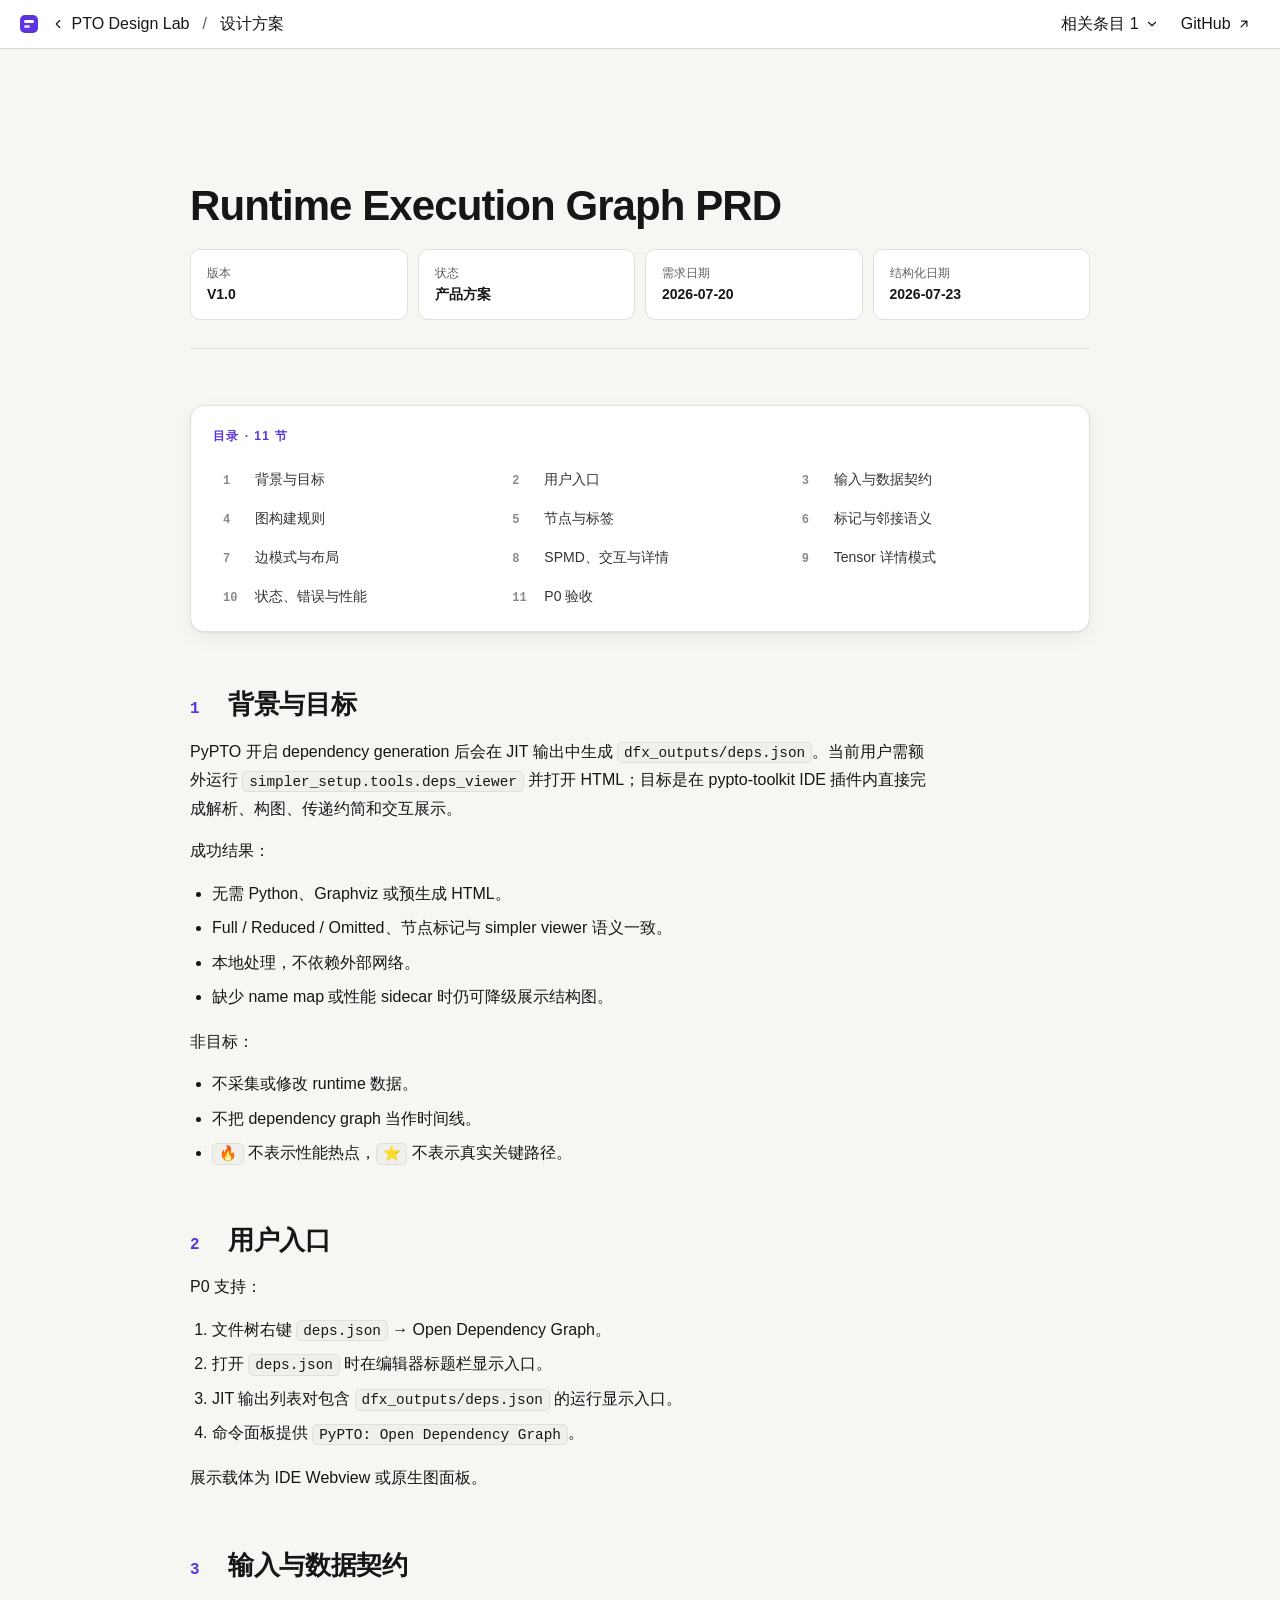
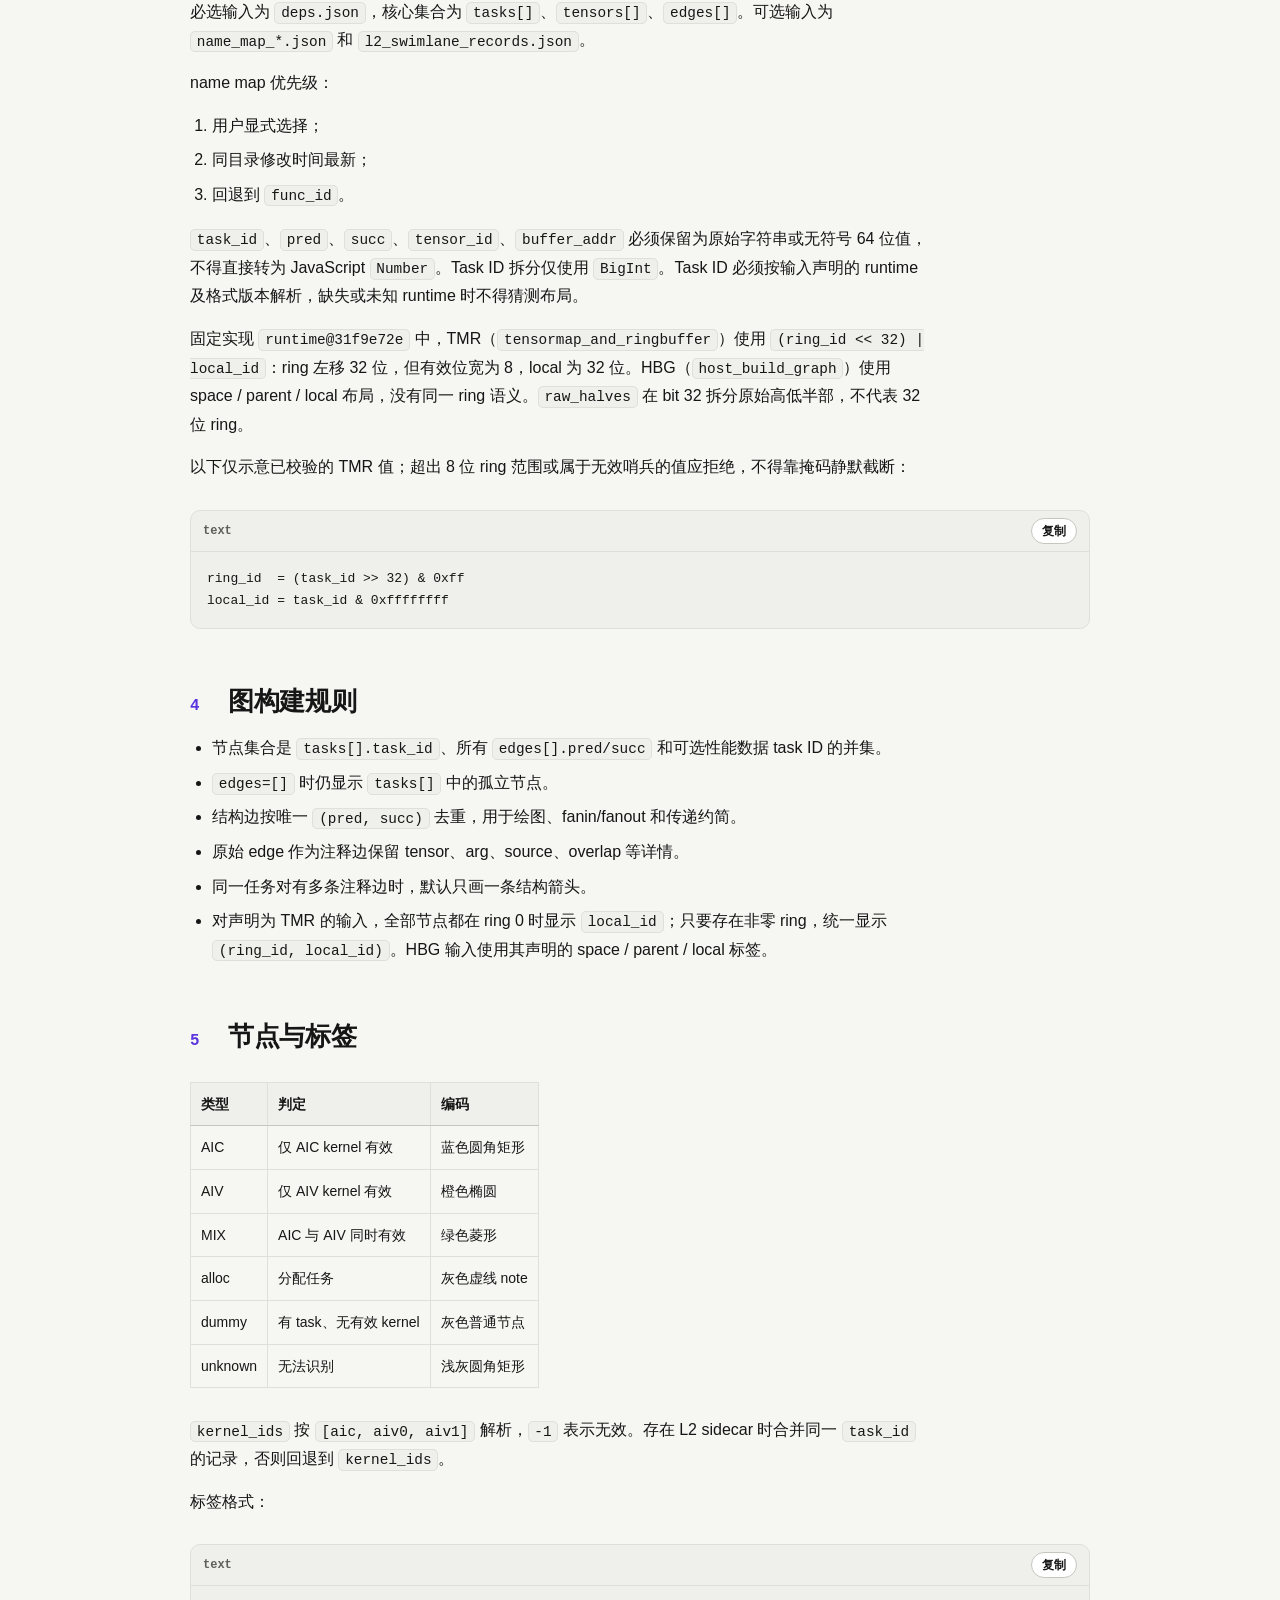
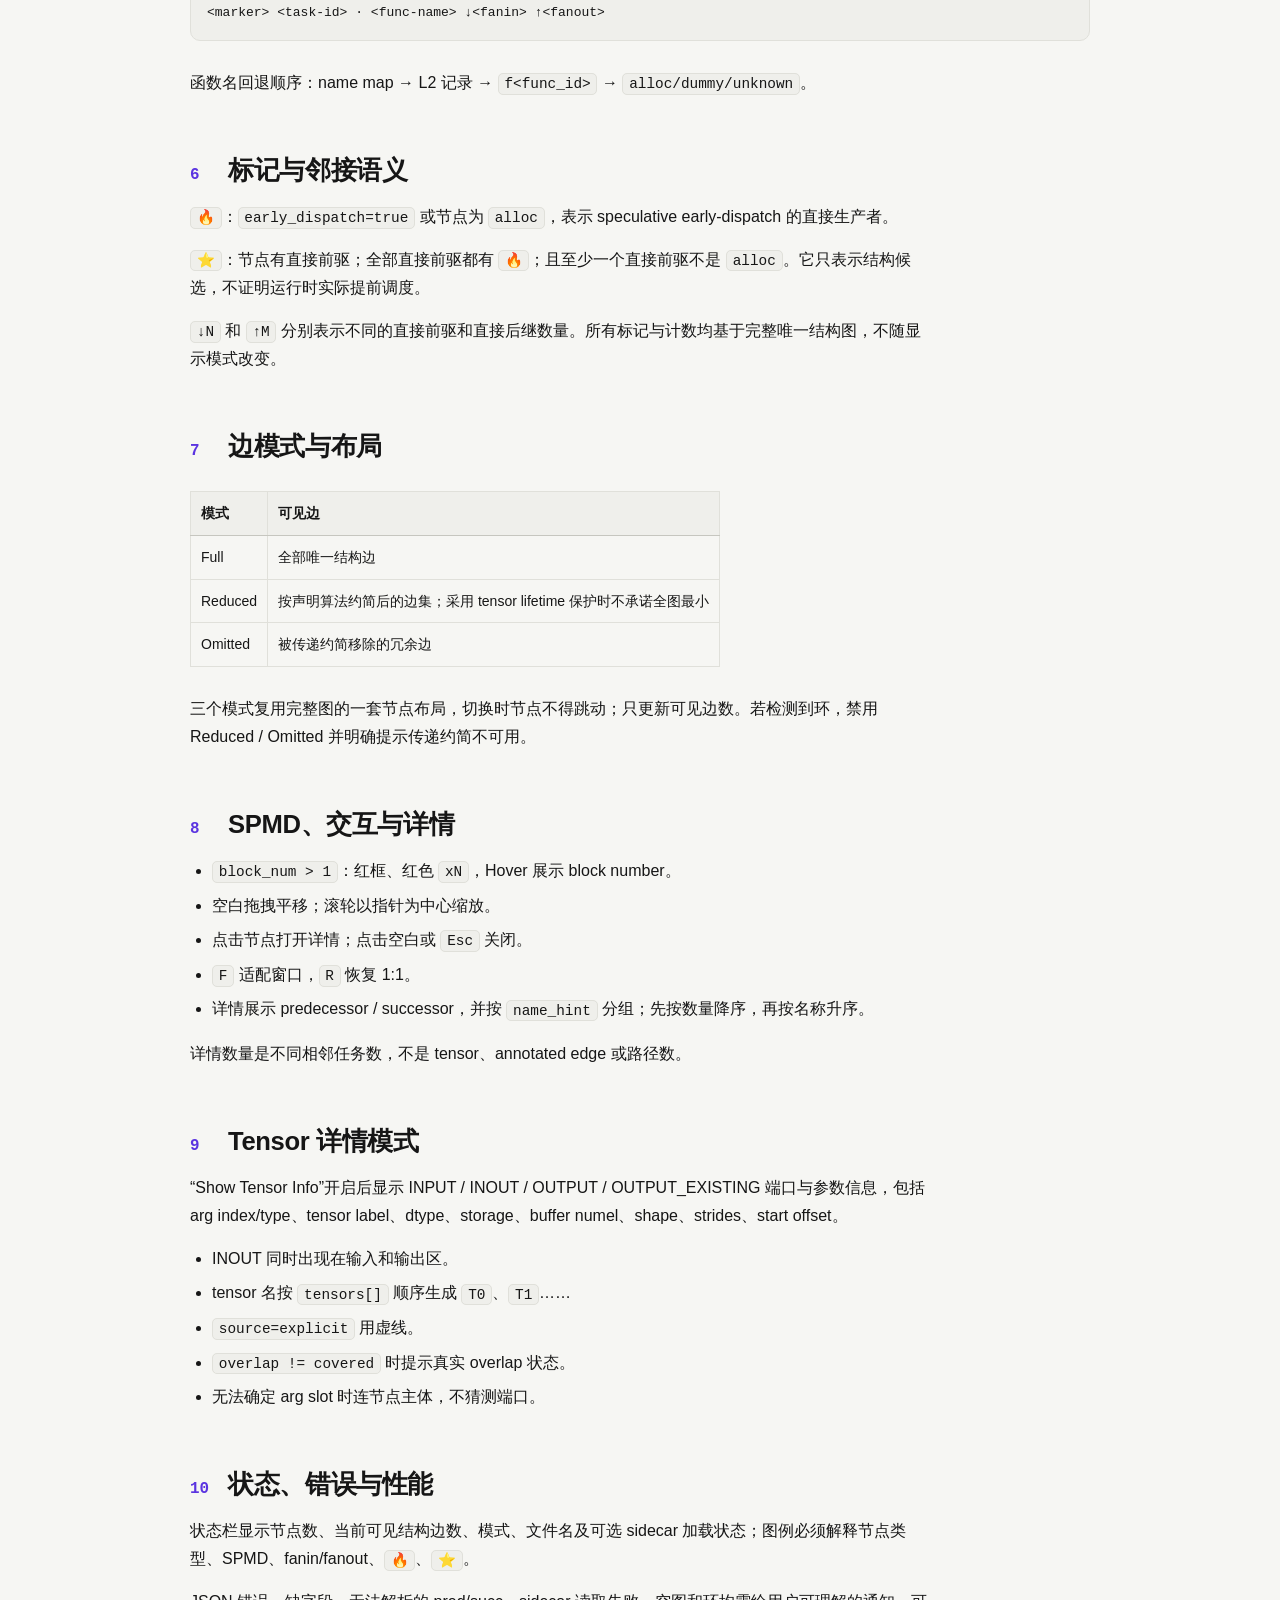
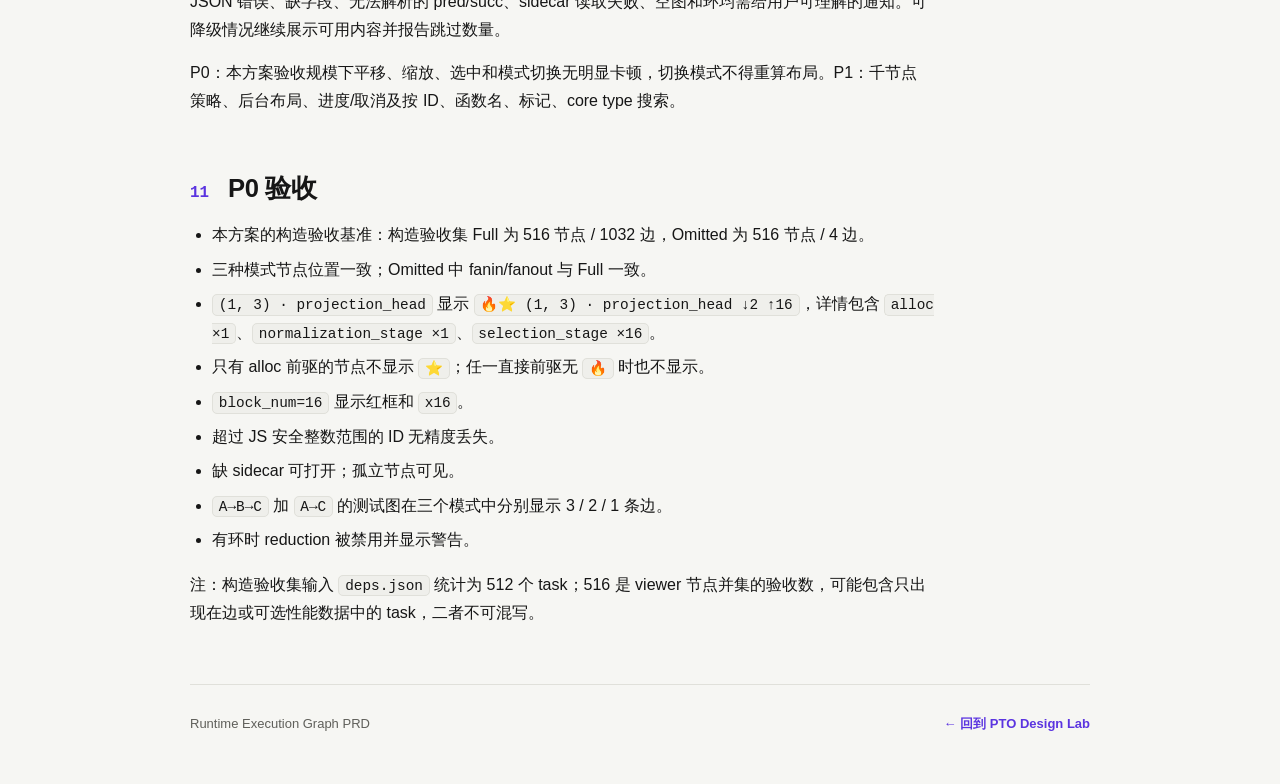
<file: design/runtime-execution-graph/index.html>
<!DOCTYPE html>
<html lang="zh-CN"><head><meta charset="UTF-8"><meta name="viewport" content="width=device-width,initial-scale=1"><meta name="color-scheme" content="light"><title>Runtime Execution Graph PRD</title><style>body{margin:0;background:#f8f7f3;color:#252b32;font:16px/1.8 system-ui}main{max-width:1040px;margin:auto;padding:48px 24px}h1,h2{line-height:1.3;margin-top:2em}table{border-collapse:collapse;width:100%;display:block;overflow:auto}td,th{border:1px solid #ddd;padding:10px;text-align:left}pre{padding:16px;background:#eaeef1;overflow:auto}code{overflow-wrap:anywhere}a{color:#265c90}</style>
<!-- PDL-READING-LAYER-START -->
<link id="pdl-reading-layer" rel="stylesheet" href="../../_shared/report-reading.css?v=825d3e9441695dc2">
<style id="pdl-reading-dark">
/* 深色覆盖：由 drafts/preview/dark_overrides.py 从本报告自带 CSS 的字面颜色推导，
   按明度分档映射到深色色阶。只换颜色，不改尺寸、布局与正文。 */
:root[data-theme="dark"] body { background: #232327; color: #ececea; }
:root[data-theme="dark"] td, :root[data-theme="dark"] th { border: 1px solid #2d2d31; }
:root[data-theme="dark"] pre { background: #232327; }
:root[data-theme="dark"] a { color: #ececea; }
</style>
<script id="pdl-reading-layer-js" src="../../_shared/report-reading.js?v=825d3e9441695dc2"></script>
<!-- PDL-READING-LAYER-END -->
</head><body><main><h1>Runtime Execution Graph PRD</h1>
<p>版本：V1.0
状态：产品方案
需求日期：2026-07-20
结构化日期：2026-07-23</p>
<h2>1. 背景与目标</h2>
<p>PyPTO 开启 dependency generation 后会在 JIT 输出中生成 <code>dfx_outputs/deps.json</code>。当前用户需额外运行 <code>simpler_setup.tools.deps_viewer</code> 并打开 HTML；目标是在 pypto-toolkit IDE 插件内直接完成解析、构图、传递约简和交互展示。</p>
<p>成功结果：</p>
<ul>
<li>无需 Python、Graphviz 或预生成 HTML。</li>
<li>Full / Reduced / Omitted、节点标记与 simpler viewer 语义一致。</li>
<li>本地处理，不依赖外部网络。</li>
<li>缺少 name map 或性能 sidecar 时仍可降级展示结构图。</li>
</ul>
<p>非目标：</p>
<ul>
<li>不采集或修改 runtime 数据。</li>
<li>不把 dependency graph 当作时间线。</li>
<li><code>🔥</code> 不表示性能热点，<code>⭐</code> 不表示真实关键路径。</li>
</ul>
<h2>2. 用户入口</h2>
<p>P0 支持：</p>
<ol>
<li>文件树右键 <code>deps.json</code> → Open Dependency Graph。</li>
<li>打开 <code>deps.json</code> 时在编辑器标题栏显示入口。</li>
<li>JIT 输出列表对包含 <code>dfx_outputs/deps.json</code> 的运行显示入口。</li>
<li>命令面板提供 <code>PyPTO: Open Dependency Graph</code>。</li>
</ol>
<p>展示载体为 IDE Webview 或原生图面板。</p>
<h2>3. 输入与数据契约</h2>
<p>必选输入为 <code>deps.json</code>，核心集合为 <code>tasks[]</code>、<code>tensors[]</code>、<code>edges[]</code>。可选输入为 <code>name_map_*.json</code> 和 <code>l2_swimlane_records.json</code>。</p>
<p>name map 优先级：</p>
<ol>
<li>用户显式选择；</li>
<li>同目录修改时间最新；</li>
<li>回退到 <code>func_id</code>。</li>
</ol>
<p><code>task_id</code>、<code>pred</code>、<code>succ</code>、<code>tensor_id</code>、<code>buffer_addr</code> 必须保留为原始字符串或无符号 64 位值，不得直接转为 JavaScript <code>Number</code>。Task ID 拆分仅使用 <code>BigInt</code>。Task ID 必须按输入声明的 runtime 及格式版本解析，缺失或未知 runtime 时不得猜测布局。</p>
<p>固定实现 <code>runtime@31f9e72e</code> 中，TMR（<code>tensormap_and_ringbuffer</code>）使用 <code>(ring_id &lt;&lt; 32) | local_id</code>：ring 左移 32 位，但有效位宽为 8，local 为 32 位。HBG（<code>host_build_graph</code>）使用 space / parent / local 布局，没有同一 ring 语义。<code>raw_halves</code> 在 bit 32 拆分原始高低半部，不代表 32 位 ring。</p>
<p>以下仅示意已校验的 TMR 值；超出 8 位 ring 范围或属于无效哨兵的值应拒绝，不得靠掩码静默截断：</p>
<pre><code class="language-text">ring_id  = (task_id &gt;&gt; 32) &amp; 0xff
local_id = task_id &amp; 0xffffffff
</code></pre>
<h2>4. 图构建规则</h2>
<ul>
<li>节点集合是 <code>tasks[].task_id</code>、所有 <code>edges[].pred/succ</code> 和可选性能数据 task ID 的并集。</li>
<li><code>edges=[]</code> 时仍显示 <code>tasks[]</code> 中的孤立节点。</li>
<li>结构边按唯一 <code>(pred, succ)</code> 去重，用于绘图、fanin/fanout 和传递约简。</li>
<li>原始 edge 作为注释边保留 tensor、arg、source、overlap 等详情。</li>
<li>同一任务对有多条注释边时，默认只画一条结构箭头。</li>
<li>对声明为 TMR 的输入，全部节点都在 ring 0 时显示 <code>local_id</code>；只要存在非零 ring，统一显示 <code>(ring_id, local_id)</code>。HBG 输入使用其声明的 space / parent / local 标签。</li>
</ul>
<h2>5. 节点与标签</h2>
<table>
<thead>
<tr>
<th>类型</th>
<th>判定</th>
<th>编码</th>
</tr>
</thead>
<tbody><tr>
<td>AIC</td>
<td>仅 AIC kernel 有效</td>
<td>蓝色圆角矩形</td>
</tr>
<tr>
<td>AIV</td>
<td>仅 AIV kernel 有效</td>
<td>橙色椭圆</td>
</tr>
<tr>
<td>MIX</td>
<td>AIC 与 AIV 同时有效</td>
<td>绿色菱形</td>
</tr>
<tr>
<td>alloc</td>
<td>分配任务</td>
<td>灰色虚线 note</td>
</tr>
<tr>
<td>dummy</td>
<td>有 task、无有效 kernel</td>
<td>灰色普通节点</td>
</tr>
<tr>
<td>unknown</td>
<td>无法识别</td>
<td>浅灰圆角矩形</td>
</tr>
</tbody></table>
<p><code>kernel_ids</code> 按 <code>[aic, aiv0, aiv1]</code> 解析，<code>-1</code> 表示无效。存在 L2 sidecar 时合并同一 <code>task_id</code> 的记录，否则回退到 <code>kernel_ids</code>。</p>
<p>标签格式：</p>
<pre><code class="language-text">&lt;marker&gt; &lt;task-id&gt; · &lt;func-name&gt; ↓&lt;fanin&gt; ↑&lt;fanout&gt;
</code></pre>
<p>函数名回退顺序：name map → L2 记录 → <code>f&lt;func_id&gt;</code> → <code>alloc/dummy/unknown</code>。</p>
<h2>6. 标记与邻接语义</h2>
<p><code>🔥</code>：<code>early_dispatch=true</code> 或节点为 <code>alloc</code>，表示 speculative early-dispatch 的直接生产者。</p>
<p><code>⭐</code>：节点有直接前驱；全部直接前驱都有 <code>🔥</code>；且至少一个直接前驱不是 <code>alloc</code>。它只表示结构候选，不证明运行时实际提前调度。</p>
<p><code>↓N</code> 和 <code>↑M</code> 分别表示不同的直接前驱和直接后继数量。所有标记与计数均基于完整唯一结构图，不随显示模式改变。</p>
<h2>7. 边模式与布局</h2>
<table>
<thead>
<tr>
<th>模式</th>
<th>可见边</th>
</tr>
</thead>
<tbody><tr>
<td>Full</td>
<td>全部唯一结构边</td>
</tr>
<tr>
<td>Reduced</td>
<td>按声明算法约简后的边集；采用 tensor lifetime 保护时不承诺全图最小</td>
</tr>
<tr>
<td>Omitted</td>
<td>被传递约简移除的冗余边</td>
</tr>
</tbody></table>
<p>三个模式复用完整图的一套节点布局，切换时节点不得跳动；只更新可见边数。若检测到环，禁用 Reduced / Omitted 并明确提示传递约简不可用。</p>
<h2>8. SPMD、交互与详情</h2>
<ul>
<li><code>block_num &gt; 1</code>：红框、红色 <code>xN</code>，Hover 展示 block number。</li>
<li>空白拖拽平移；滚轮以指针为中心缩放。</li>
<li>点击节点打开详情；点击空白或 <code>Esc</code> 关闭。</li>
<li><code>F</code> 适配窗口，<code>R</code> 恢复 1:1。</li>
<li>详情展示 predecessor / successor，并按 <code>name_hint</code> 分组；先按数量降序，再按名称升序。</li>
</ul>
<p>详情数量是不同相邻任务数，不是 tensor、annotated edge 或路径数。</p>
<h2>9. Tensor 详情模式</h2>
<p>“Show Tensor Info”开启后显示 INPUT / INOUT / OUTPUT / OUTPUT_EXISTING 端口与参数信息，包括 arg index/type、tensor label、dtype、storage、buffer numel、shape、strides、start offset。</p>
<ul>
<li>INOUT 同时出现在输入和输出区。</li>
<li>tensor 名按 <code>tensors[]</code> 顺序生成 <code>T0</code>、<code>T1</code>……</li>
<li><code>source=explicit</code> 用虚线。</li>
<li><code>overlap != covered</code> 时提示真实 overlap 状态。</li>
<li>无法确定 arg slot 时连节点主体，不猜测端口。</li>
</ul>
<h2>10. 状态、错误与性能</h2>
<p>状态栏显示节点数、当前可见结构边数、模式、文件名及可选 sidecar 加载状态；图例必须解释节点类型、SPMD、fanin/fanout、<code>🔥</code>、<code>⭐</code>。</p>
<p>JSON 错误、缺字段、无法解析的 pred/succ、sidecar 读取失败、空图和环均需给用户可理解的通知。可降级情况继续展示可用内容并报告跳过数量。</p>
<p>P0：本方案验收规模下平移、缩放、选中和模式切换无明显卡顿，切换模式不得重算布局。P1：千节点策略、后台布局、进度/取消及按 ID、函数名、标记、core type 搜索。</p>
<h2>11. P0 验收</h2>
<ul>
<li>本方案的构造验收基准：构造验收集 Full 为 516 节点 / 1032 边，Omitted 为 516 节点 / 4 边。</li>
<li>三种模式节点位置一致；Omitted 中 fanin/fanout 与 Full 一致。</li>
<li><code>(1, 3) · projection_head</code> 显示 <code>🔥⭐ (1, 3) · projection_head ↓2 ↑16</code>，详情包含 <code>alloc ×1</code>、<code>normalization_stage ×1</code>、<code>selection_stage ×16</code>。</li>
<li>只有 alloc 前驱的节点不显示 <code>⭐</code>；任一直接前驱无 <code>🔥</code> 时也不显示。</li>
<li><code>block_num=16</code> 显示红框和 <code>x16</code>。</li>
<li>超过 JS 安全整数范围的 ID 无精度丢失。</li>
<li>缺 sidecar 可打开；孤立节点可见。</li>
<li><code>A→B→C</code> 加 <code>A→C</code> 的测试图在三个模式中分别显示 3 / 2 / 1 条边。</li>
<li>有环时 reduction 被禁用并显示警告。</li>
</ul>
<p>注：构造验收集输入 <code>deps.json</code> 统计为 512 个 task；516 是 viewer 节点并集的验收数，可能包含只出现在边或可选性能数据中的 task，二者不可混写。</p>
</main>
<script src="../../_shared/entry-shell.js?v=825d3e9441695dc2" data-entry="runtime-execution-graph" data-mode="bar" defer></script>
</body></html>
</file>
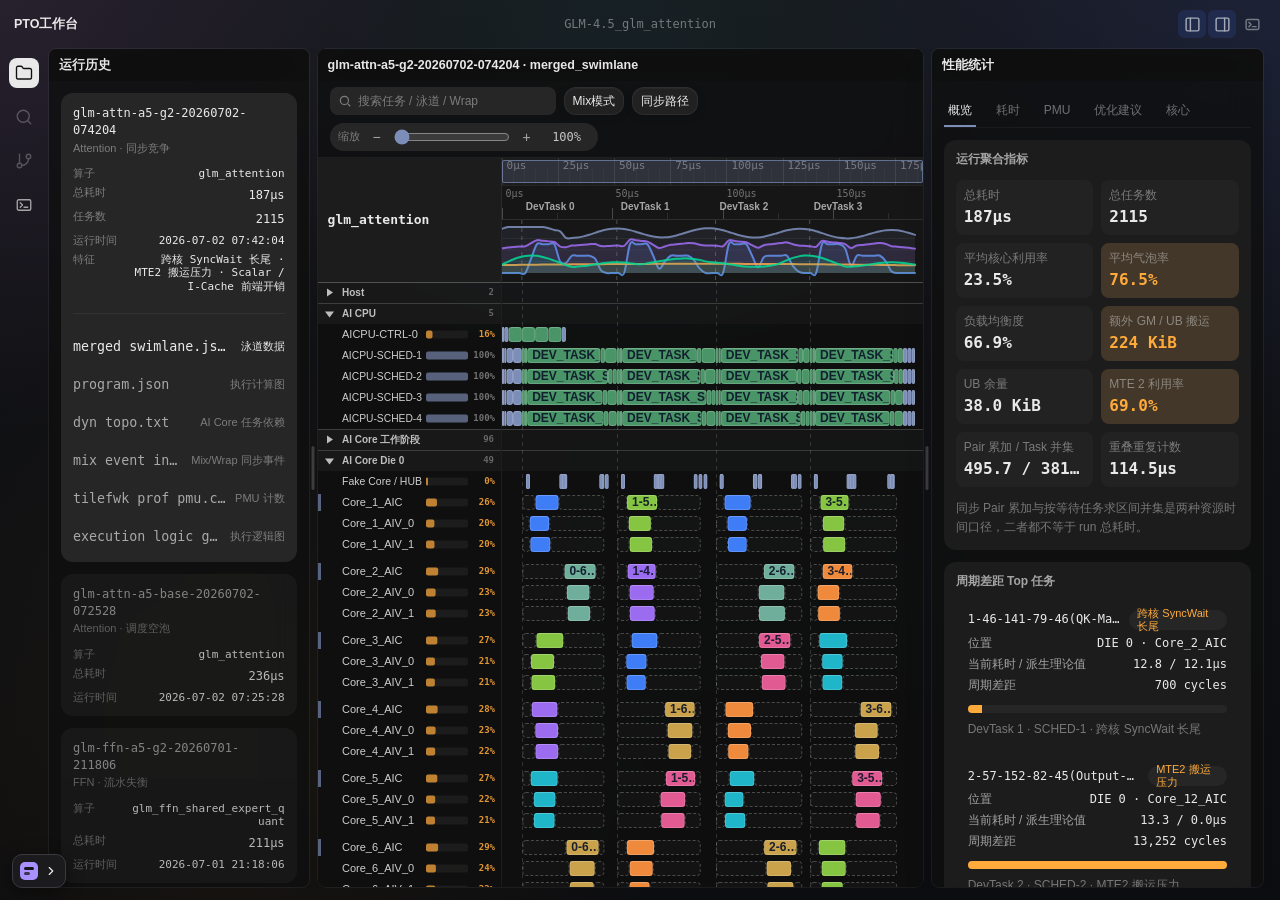
<file: design/swimlane-profiler/index.html>
<!doctype html>
<!-- PDL-PRIVATE-HEADER-START -->
<!-- Generated for local candidate review; constructed timing, no recollection is executed. See sources.md. -->
<!-- PDL-PRIVATE-HEADER-END -->
<html lang="zh-CN" data-theme="dark">
<head>
<meta charset="utf-8" />
<meta name="viewport" content="width=device-width, initial-scale=1" />
<title>PTO性能分析</title>
<link rel="icon" href="data:," />
<link rel="stylesheet" href="../../_shared/pto/css/style.css" />
<link rel="stylesheet" href="../../_shared/pto/patterns/workbench-shell/pattern.css" />
<link rel="stylesheet" href="../../_shared/pto/patterns/ide-frame/pattern.css" />
<link rel="stylesheet" href="../../_shared/pto/patterns/swimlane-task/pattern.css" />
<link rel="stylesheet" href="../../_shared/pto/patterns/pass-ir-graph-node/pattern.css" />
<style>
/* ============================================================
   模块布局 —— 局部 layout/structure 类 (sl- 前缀)
   ============================================================ */
html, body { margin: 0; height: 100%; }
body {
  background: var(--background); color: var(--foreground);
  font-family: var(--font-sans); -webkit-font-smoothing: antialiased;
  display: flex; flex-direction: column; overflow: hidden;
}
.sl-topbar {
  flex: 0 0 auto; display: flex; align-items: center; gap: var(--space-3);
  padding: 10px var(--space-4); border-bottom: 1px solid var(--border-subtle);
}
.sl-brand { display: flex; align-items: center; gap: 10px; min-width: 0; }
.sl-brand-mark {
  width: 30px; height: 30px; flex: 0 0 auto; border-radius: 8px;
  background: color-mix(in srgb, var(--foreground) 82%, var(--background));
  display: grid; place-items: center; color: var(--background); font-weight: 700; font-size: 13px;
}
.sl-brand-text { display: flex; flex-direction: column; gap: 1px; min-width: 0; }
.sl-brand-title { font: var(--text-title-2); }
.sl-brand-sub {
  font: 500 11px / 1.2 var(--font-sans); color: var(--foreground-muted);
  text-transform: uppercase; letter-spacing: var(--letter-spacing-label);
}
.sl-zoom-readout {
  min-width: 46px; text-align: center; font: 500 12px / 1.4 var(--font-mono);
  color: color-mix(in srgb, var(--foreground) 84%, var(--background));
}
.sl-stage { flex: 1 1 auto; display: flex; gap: 10px; padding: 10px var(--space-4) var(--space-4); min-height: 0; }
.sl-pane { display: flex; flex-direction: column; min-height: 0; min-width: 0;
  border-radius: var(--radius-md); background: var(--surface-3); overflow: hidden; }
.sl-pane-canvas { flex: 1 1 auto; }
.sl-pane-inspector { flex: 0 0 332px; }
.sl-pane-head { flex: 0 0 auto; display: flex; align-items: center; gap: var(--space-3);
  padding: 10px 14px; min-height: 50px; }
.sl-pane-title { font: var(--text-title-2); }
.sl-pane-kicker { font: 500 11px / 1.2 var(--font-sans); color: var(--foreground-muted);
  text-transform: uppercase; letter-spacing: var(--letter-spacing-label); }
.sl-legend { display: flex; align-items: center; gap: 11px; flex-wrap: wrap; }
.sl-legend-item { display: flex; align-items: center; gap: 5px; font: 500 11px / 1.2 var(--font-sans); color: var(--foreground-secondary); }
.sl-legend-swatch { width: 10px; height: 10px; border-radius: 3px; flex: 0 0 auto; }
.sl-legend-swatch.is-wait {
  background: repeating-linear-gradient(135deg, rgba(255,170,59,0.85) 0 2px, transparent 2px 4px),
    color-mix(in srgb, var(--warning) 18%, transparent);
}

.sl-grid { flex: 1 1 auto; display: grid; min-height: 0;
  grid-template-columns: 184px 1fr; grid-template-rows: 34px 1fr; }
.sl-corner {
  border-right: 1px solid var(--border-subtle); border-bottom: 1px solid var(--border-default);
  display: flex; align-items: center; padding: 0 12px; background: var(--surface-3);
  font: 500 11px / 1.2 var(--font-sans); color: var(--foreground-muted);
  text-transform: uppercase; letter-spacing: var(--letter-spacing-label);
}
.sl-axis-wrap { position: relative; overflow: hidden; border-bottom: 1px solid var(--border-default); }
.sl-lane-wrap { overflow: hidden; border-right: 1px solid var(--border-subtle); }
.sl-body-wrap { position: relative; overflow: auto; }
.sl-axis-wrap canvas, .sl-lane-wrap canvas, .sl-body-wrap canvas { display: block; }
.sl-body-crisp-canvas {
  position: absolute;
  inset: 0 auto auto 0;
  z-index: 3;
  pointer-events: none;
}
.sl-axis-crisp-canvas {
  position: absolute;
  inset: 0 auto auto 0;
  z-index: 2;
  pointer-events: none;
}
.sl-body-wrap::-webkit-scrollbar { width: 12px; height: 12px; }
.sl-body-wrap::-webkit-scrollbar-thumb { background: var(--surface-4); border-radius: var(--radius-md); border: 3px solid var(--surface-3); }
.sl-body-wrap::-webkit-scrollbar-corner { background: var(--surface-3); }

/* Inspector */
.sl-insp-body { flex: 1 1 auto; min-width: 0; overflow-x: hidden; overflow-y: auto; padding: 0 14px 16px; }
.sl-crumb { display: flex; align-items: center; flex-wrap: wrap; gap: 3px;
  padding: 8px 0 4px; font: var(--text-body-sm); }
.sl-crumb-item { color: var(--foreground-muted); cursor: pointer; }
.sl-crumb-item:hover { color: var(--foreground); }
.sl-crumb-item.is-current { color: var(--foreground); cursor: default; font-weight: 600; }
.sl-crumb-sep { color: var(--foreground-disabled); }
.sl-insp-section { margin-top: 14px; }
.sl-insp-section-label { font: 500 11px / 1.2 var(--font-sans); color: var(--foreground-muted);
  text-transform: uppercase; letter-spacing: var(--letter-spacing-label); margin-bottom: 7px; }
.sl-kv { display: flex; min-width: 0; justify-content: space-between; gap: 10px; padding: 5px 0; font: var(--text-body-sm); }
.sl-kv + .sl-kv { border-top: 1px solid var(--border-subtle); }
.sl-kv-key { min-width: 0; color: var(--foreground-secondary); }
.sl-kv-val { min-width: 0; color: var(--foreground); font-family: var(--font-mono); overflow-wrap: anywhere; text-align: right; }
.sl-meter { height: 8px; border-radius: var(--radius-pill); background: var(--surface-3); overflow: hidden; margin: 6px 0 2px; }
.sl-meter-fill { height: 100%; }
.sl-insp-hint { min-width: 0; max-width: 100%; color: var(--foreground-muted); font: var(--text-body-sm); line-height: 1.65; overflow-wrap: anywhere; word-break: break-word; }
.sl-insp-hint b { color: var(--foreground); font-weight: 600; }
.sl-row {
  display: flex; align-items: center; gap: 9px; padding: 8px 9px; border-radius: var(--radius-md);
  cursor: pointer; transition: background var(--duration-fast) var(--easing-default);
}
.sl-row:hover { background: var(--state-hover); }
.sl-row.is-active { background: var(--state-selected); }
.sl-row.is-flag { background: color-mix(in srgb, var(--warning) 12%, transparent); }
.sl-dot { width: 11px; height: 11px; border-radius: 3px; flex: 0 0 auto; }
.sl-row-name { flex: 1 1 auto; min-width: 0; font: var(--text-body-sm); color: var(--foreground); }
.sl-row-name small { color: var(--foreground-muted); }
.sl-row-meta { font: 500 11px / 1.2 var(--font-sans); color: var(--foreground-muted); font-family: var(--font-mono); }
.sl-pill { display: inline-flex; align-items: center; gap: 4px; height: var(--tag-height);
  padding: 0 8px; border-radius: var(--radius-pill); background: var(--surface-3); font: 500 11px / 1.2 var(--font-sans); }
.sl-pill.is-warn { color: var(--warning); }
.sl-pill.is-ok { color: var(--success); }
.sl-sync-item { padding: 8px 9px; border-radius: var(--radius-md);
  background: color-mix(in srgb, var(--background) 26%, transparent);
  margin-top: 6px; font: var(--text-body-sm); color: var(--foreground-secondary); line-height: 1.55; }
.sl-sync-item b { color: var(--foreground); font-weight: 600; }
.sl-sync-item .mono { font-family: var(--font-mono); color: var(--foreground); }
.sl-callout {
  margin-top: 12px; padding: 10px 11px; border-radius: var(--radius-md);
  background: var(--tone-warning-bg);
  font: var(--text-body-sm); color: var(--foreground-secondary); line-height: 1.6;
}
.sl-callout b { color: color-mix(in srgb, var(--warning) 82%, var(--foreground)); font-weight: 600; }
.sl-callout .sl-btn-drill { margin-top: 8px; width: 100%; }

.sl-task-tooltip {
  position: fixed;
  z-index: 1000;
  font: var(--text-body-sm);
}

.sl-banner {
  flex: 0 0 auto; display: flex; align-items: center; gap: 8px;
  padding: 6px var(--space-4); font: var(--text-body-sm); color: var(--foreground-muted);
  background: color-mix(in srgb, var(--warning) 8%, transparent);
  border-bottom: 1px solid var(--border-subtle);
}
.sl-banner b { color: color-mix(in srgb, var(--warning) 82%, var(--foreground)); font-weight: 600; }
/* Compact panels overlay the available workarea, never squeeze the timeline. */
@media (max-width: 840px) {
  .sl-frame .pto-ide-frame__activity-rail { display: none; }
  .sl-frame .pto-ide-frame__workarea { position: relative; min-width: 0; }
  .sl-frame [data-split-direction="horizontal"] > .pto-ide-frame__pane { min-width: 0 !important; }
  #scenarioPane, #inspectorPane { position: absolute; inset: 0; width: 100% !important; min-width: 0 !important; z-index: 20; }
  #scenarioPane[hidden], #inspectorPane[hidden] { display: none !important; }
  .sl-frame [data-split-direction="horizontal"] > .pto-workbench-shell__split-gutter { display: none !important; }
  .sl-frame [data-ide-pane="main-col"], #analysisColumn { flex: 1 1 100% !important; }
  .sl-swimlane-toolbar { max-height: 160px; overflow: auto; }
  .sl-project-placeholder { max-width: 110px; overflow: hidden; text-overflow: ellipsis; }
}
</style>
<style>
/* PTO retrofit overrides: layout-only glue around shared ide-frame + swimlane-task. */
html,
body {
  width: 100%;
  height: 100%;
  margin: 0;
}

body {
  display: block;
  overflow: hidden;
  background: var(--ide-frame-page-bg);
  color: var(--foreground);
  font-family: var(--font-sans);
}

.sl-app {
  width: 100vw;
  height: 100vh;
  padding: 0;
  background: var(--ide-frame-page-bg);
}

.sl-frame {
  width: 100%;
  max-width: none;
  height: 100vh;
  aspect-ratio: auto;
  border-radius: 0;
  box-shadow: none;
  --ide-dot-opacity: 0;
}

.sl-frame .pto-ide-frame__workarea {
  padding-bottom: var(--space-3);
}

#terminalDock {
  margin-right: var(--space-2);
}

.sl-task-tooltip {
  position: fixed;
  z-index: 1000;
}

.sl-overview-tooltip {
  z-index: 60;
}

.pto-swimlane-task-tooltip__key {
  font: 500 11px / 1.2 var(--font-sans);
  letter-spacing: normal;
  text-transform: none;
}

.sl-task-tooltip .pto-swimlane-task-tooltip__title {
  font: 600 12px / 1.4 var(--font-mono);
}

.sl-task-tooltip .pto-swimlane-task-tooltip__value {
  font: 500 12px / 1.4 var(--font-mono);
}

.sl-frame .pto-ide-frame__topbar {
  min-height: 48px;
}

.sl-window-actions {
  margin-left: var(--space-1);
}

.pto-ide-frame__window-action.is-selected {
  background: var(--state-selected);
  color: var(--foreground);
}

.pto-ide-frame__window-action.is-selected .pto-ide-frame__window-icon {
  opacity: var(--ide-frame-icon-opacity-secondary);
}

.sl-title-stack {
  min-width: 0;
  display: flex;
  flex-direction: column;
  gap: 2px;
}

.sl-title-stack strong {
  overflow: hidden;
  color: var(--foreground);
  font: var(--ide-frame-title-font);
  text-overflow: ellipsis;
  white-space: nowrap;
}

.sl-title-stack span {
  overflow: hidden;
  color: var(--foreground-muted);
  font: var(--ide-frame-meta-font);
  text-overflow: ellipsis;
  white-space: nowrap;
}

.sl-project-placeholder {
  max-width: 100%;
  overflow: hidden;
  color: var(--foreground-muted);
  font: 500 12px / 1.4 var(--font-mono);
  text-align: center;
  text-overflow: ellipsis;
  white-space: nowrap;
}

.sl-frame .stat-chip {
  font: 500 11px / 1.2 var(--font-sans);
}

.sl-explorer-body,
.sl-insp-body {
  flex: 1 1 auto;
  min-height: 0;
  overflow: auto;
  padding: var(--space-3);
}

.sl-explorer-body {
  display: flex;
  flex-direction: column;
  gap: var(--space-3);
}

.sl-pane-body {
  min-width: 0;
  min-height: 0;
  display: flex;
  flex-direction: column;
}

.sl-swimlane-workbench {
  flex: 1 1 auto;
  min-width: 0;
  min-height: 0;
  display: flex;
  flex-direction: column;
}

.sl-swimlane-toolbar {
  flex: 0 0 auto;
  display: flex;
  align-items: center;
  gap: var(--space-2);
  padding: 6px var(--space-3);
  border-bottom: 1px solid var(--border-subtle);
  flex-wrap: wrap;
}

.sl-swimlane-toolbar .btn.btn-sm {
  min-height: 28px;
  height: 28px;
}

.sl-searchbox {
  display: inline-flex;
  align-items: center;
  gap: 6px;
  min-width: min(220px, 100%);
  height: 28px;
  padding: 0 8px;
  border-radius: var(--radius-md);
  background: var(--surface-3);
}

.sl-searchbox svg {
  width: 14px;
  height: 14px;
  flex: 0 0 auto;
  fill: none;
  stroke: var(--foreground-muted);
  stroke-width: 2;
}

.sl-searchbox input {
  min-width: 0;
  width: 190px;
  border: 0;
  outline: 0;
  background: transparent;
  color: var(--foreground);
  font: var(--text-body-sm);
}

.sl-searchbox:focus-within {
  box-shadow: 0 0 0 2px var(--focus-ring);
}

.sl-searchbox input::placeholder {
  color: var(--foreground-muted);
}

.sl-tool-spacer {
  flex: 1 1 auto;
}

.sl-zoom-control {
  display: inline-flex;
  align-items: center;
  gap: 6px;
  height: 28px;
  padding: 3px 8px;
  border-radius: var(--radius-pill);
  background: var(--surface-3);
}

.sl-zoom-label {
  color: var(--foreground-muted);
  font: 500 11px / 1.2 var(--font-sans);
}

.sl-zoom-control .btn {
  width: 22px;
  min-width: 22px;
  height: 22px;
  min-height: 22px;
  border-radius: var(--radius-md);
}

.sl-zoom-slider {
  width: 116px;
  accent-color: var(--accent);
  cursor: pointer;
}

.sl-global-ruler {
  position: relative;
  height: 27px;
  overflow: hidden;
  background: var(--surface-2);
  box-shadow: 0 1px 0 var(--border-subtle);
  cursor: pointer;
}

.sl-report-metrics {
  display: flex;
  flex-wrap: wrap;
  gap: 6px;
  margin-bottom: var(--space-3);
}

.sl-report-card {
  display: flex;
  flex-direction: column;
  min-width: 0;
  max-width: 100%;
  gap: var(--space-3);
  padding: var(--space-3);
  border-radius: var(--radius-lg);
  background: var(--surface-2);
}

.sl-report-card + .sl-report-card {
  margin-top: var(--space-3);
}

.sl-report-card__title {
  min-width: 0;
  color: var(--foreground-secondary);
  font: 500 12px / 1.3 var(--font-sans);
  font-weight: var(--font-weight-semibold);
  overflow-wrap: anywhere;
}

.sl-report-tabs {
  display: flex;
  flex-wrap: nowrap;
  gap: var(--space-4);
  margin-bottom: var(--space-3);
  border-bottom: 1px solid color-mix(in srgb, var(--border-subtle) 80%, transparent);
}

.sl-pmu-groups {
  display: flex;
  flex-wrap: wrap;
  gap: var(--space-1);
  margin-bottom: var(--space-3);
}

.sl-report-tabs .sl-report-tab {
  min-height: 34px;
  padding: 0 var(--space-1);
  border: 0;
  border-radius: 0;
  background: transparent;
  box-shadow: none;
  color: var(--foreground-muted);
}

.sl-report-tabs .sl-report-tab:hover {
  background: transparent;
  color: var(--foreground-secondary);
}

.sl-report-tabs .sl-report-tab.is-selected,
.sl-report-tabs .sl-report-tab.is-selected:hover {
  background: transparent;
  box-shadow: inset 0 -2px 0 var(--accent);
  color: var(--foreground);
}

.sl-pmu-group {
  min-height: 26px;
}

.sl-metric-grid {
  display: grid;
  grid-template-columns: repeat(2, minmax(0, 1fr));
  gap: var(--space-2);
}

.sl-metric-card {
  min-width: 0;
  padding: var(--space-2);
  border-radius: var(--radius-md);
  background: color-mix(in srgb, var(--surface-3) 68%, transparent);
}

.sl-metric-card.is-warn {
  background: color-mix(in srgb, var(--warning) 13%, var(--surface-3));
}

.sl-metric-card__label {
  overflow: hidden;
  color: var(--foreground-muted);
  font: 500 12px / 1.25 var(--font-sans);
  text-overflow: ellipsis;
  white-space: nowrap;
}

.sl-metric-card__value {
  margin-top: 4px;
  overflow: hidden;
  color: var(--foreground);
  font: 600 16px/1.25 var(--font-mono);
  text-overflow: ellipsis;
  white-space: nowrap;
}

.sl-metric-card.is-warn .sl-metric-card__value {
  color: var(--warning);
}

.sl-counter-table {
  display: grid;
  gap: 1px;
  overflow: hidden;
  border-radius: var(--radius-md);
  background: color-mix(in srgb, var(--border-subtle) 80%, transparent);
}

.sl-counter-row {
  display: grid;
  grid-template-columns: minmax(0, 1.3fr) minmax(70px, 0.58fr) minmax(74px, 0.52fr) minmax(0, 1fr);
  gap: var(--space-2);
  align-items: center;
  padding: 7px var(--space-2);
  background: color-mix(in srgb, var(--surface-3) 72%, transparent);
  font: 500 12px / 1.3 var(--font-sans);
}

.sl-counter-row.is-head {
  color: var(--foreground-muted);
  background: color-mix(in srgb, var(--surface-3) 90%, transparent);
}

.sl-counter-name,
.sl-counter-note {
  min-width: 0;
  overflow: hidden;
  text-overflow: ellipsis;
  white-space: nowrap;
}

.sl-counter-name {
  color: var(--foreground);
  font-family: var(--font-mono);
}

.sl-counter-val {
  color: var(--foreground);
  font-family: var(--font-mono);
  text-align: right;
}

.sl-counter-ratio {
  display: flex;
  align-items: center;
  justify-content: flex-end;
  gap: 5px;
  color: var(--foreground);
  font-family: var(--font-mono);
  white-space: nowrap;
}

.sl-dominant-badge {
  flex: none;
  padding: 1px 5px;
  border: 1px solid color-mix(in srgb, var(--warning) 55%, transparent);
  border-radius: 999px;
  background: color-mix(in srgb, var(--warning) 12%, transparent);
  color: var(--warning);
  font: 600 11px / 1.35 var(--font-sans);
}

.sl-counter-note {
  color: var(--foreground-secondary);
}

.sl-empty-state {
  min-width: 0;
  max-width: 100%;
  padding: var(--space-4);
  border-radius: var(--radius-md);
  background: color-mix(in srgb, var(--surface-3) 64%, transparent);
  color: var(--foreground-muted);
  font: var(--text-body-sm);
  line-height: 1.6;
  overflow-wrap: anywhere;
  word-break: break-word;
}

.sl-task-pmu-derived {
  display: flex;
  flex-wrap: wrap;
  gap: var(--space-2);
}

.sl-task-pmu-chip {
  display: inline-flex;
  align-items: center;
  gap: 6px;
  min-width: 0;
  min-height: 28px;
  padding: 0 10px;
  border-radius: var(--radius-pill);
  background: var(--surface-3);
  color: var(--foreground-secondary);
  font: var(--type-mono);
}

.sl-task-pmu-chip__value {
  color: var(--foreground);
}

.sl-task-pmu-chip.is-negative {
  box-shadow: inset 0 0 0 1px color-mix(in srgb, var(--danger) 48%, transparent);
}

.sl-task-pmu-chip.is-negative .sl-task-pmu-chip__value {
  color: var(--danger);
}

.sl-task-pmu-chip.is-positive {
  box-shadow: inset 0 0 0 1px color-mix(in srgb, var(--warning) 48%, transparent);
}

.sl-task-pmu-chip.is-positive .sl-task-pmu-chip__value {
  color: var(--warning);
}

.sl-task-pmu-breakdown-bar {
  display: flex;
  width: 100%;
  height: 14px;
  overflow: hidden;
  border-radius: 3px;
  background: var(--surface-3);
}

.sl-task-pmu-breakdown-bar > span {
  display: block;
  min-width: 1px;
  height: 100%;
}

.sl-task-pmu-breakdown-rows {
  display: grid;
  grid-template-columns: 10px minmax(0, 1fr) auto auto;
  gap: 6px 8px;
  align-items: center;
  min-width: 0;
  font: var(--type-mono);
}

.sl-task-pmu-breakdown-swatch {
  width: 10px;
  height: 10px;
  border-radius: 2px;
}

.sl-task-pmu-breakdown-swatch.is-event {
  border: 1px dashed var(--border-strong);
  background: var(--surface-3);
}

.sl-task-pmu-breakdown-name {
  min-width: 0;
  overflow: hidden;
  color: var(--foreground-secondary);
  text-overflow: ellipsis;
  white-space: nowrap;
}

.sl-task-pmu-breakdown-name.is-dominant {
  color: var(--foreground);
  font-weight: var(--font-weight-bold);
}

.sl-task-pmu-breakdown-name.is-event {
  color: var(--foreground-muted);
  font-style: italic;
}

.sl-task-pmu-breakdown-value,
.sl-task-pmu-breakdown-ratio {
  color: var(--foreground);
  text-align: right;
  white-space: nowrap;
}

.sl-task-pmu-breakdown-ratio {
  color: var(--foreground-muted);
}

.sl-top-task {
  display: flex;
  flex-direction: column;
  gap: 6px;
  padding: var(--space-2) var(--space-3);
  border-radius: var(--radius-md);
  background: var(--surface-2);
  cursor: pointer;
  transition: background var(--duration-fast) var(--easing-default);
}

.sl-top-task:hover,
.sl-top-task.is-active {
  background: var(--surface-3);
}

.sl-top-task.is-active {
  background: color-mix(in srgb, var(--warning) 10%, var(--surface-3));
}

.sl-top-task__top,
.sl-top-task__row {
  display: flex;
  align-items: center;
  justify-content: space-between;
  gap: var(--space-2);
}

.sl-top-task__id {
  min-width: 0;
  overflow: hidden;
  color: var(--foreground);
  font: 500 12px / 1.4 var(--font-mono);
  text-overflow: ellipsis;
  white-space: nowrap;
}

.sl-top-task__row {
  color: var(--foreground-secondary);
  font: 500 12px / 1.25 var(--font-sans);
}

.sl-top-task__row .v {
  color: var(--foreground);
  font-family: var(--font-mono);
}

.sl-top-task__sub {
  color: var(--foreground-muted);
  font: var(--text-body-sm);
  line-height: 1.45;
}

.sl-task-detail-head {
  display: grid;
  grid-template-columns: auto minmax(0, 1fr);
  align-items: center;
  gap: var(--space-2);
}

.sl-task-back {
  gap: 5px;
  min-height: 24px;
  padding-inline: 0 var(--space-2);
}

.sl-task-back svg {
  width: 14px;
  height: 14px;
  fill: none;
  stroke: currentColor;
  stroke-width: 1.8;
  stroke-linecap: round;
  stroke-linejoin: round;
}

.sl-task-detail-title {
  min-width: 0;
  overflow: hidden;
  color: var(--foreground);
  font: var(--text-title-2);
  text-overflow: ellipsis;
  white-space: nowrap;
}

.sl-task-summary {
  display: flex;
  flex-direction: column;
  gap: var(--space-3);
  margin-bottom: var(--space-3);
}

.sl-task-basic-card {
  gap: 0;
}

.sl-task-basic-actions {
  display: flex;
  flex-wrap: wrap;
  gap: var(--space-2);
  margin-top: var(--space-2);
}

.sl-section-stack {
  display: grid;
  gap: var(--space-2);
}

.sl-attribution-row,
.sl-segment-row {
  display: grid;
  grid-template-columns: minmax(92px, .8fr) minmax(0, 1fr) minmax(70px, auto);
  gap: var(--space-2);
  align-items: center;
  color: var(--foreground-secondary);
  font: var(--text-body-sm);
}

.sl-attribution-track {
  height: 7px;
  overflow: hidden;
  border-radius: 999px;
  background: color-mix(in srgb, var(--surface-3) 78%, transparent);
}

.sl-attribution-fill {
  height: 100%;
  min-width: 2px;
  border-radius: inherit;
  background: var(--accent);
}

.sl-attribution-value,
.sl-segment-value {
  color: var(--foreground);
  font-family: var(--font-mono);
  text-align: right;
  white-space: nowrap;
}

.sl-suggestion-card {
  padding: var(--space-3);
  border: 1px solid var(--border-subtle);
  border-radius: var(--radius-md);
  background: color-mix(in srgb, var(--surface-3) 66%, transparent);
}

.sl-suggestion-card__title {
  margin-bottom: var(--space-2);
  color: var(--foreground);
  font: 600 12px / 1.4 var(--font-sans);
}

.sl-action-row {
  display: flex;
  flex-wrap: wrap;
  align-items: center;
  gap: var(--space-2);
  margin-top: var(--space-3);
}

.sl-action-row .sl-action-spacer { flex: 1 1 auto; }

.sl-code-block {
  overflow: auto;
  margin: 0;
  padding: var(--space-3);
  border: 1px solid var(--border-subtle);
  border-radius: var(--radius-md);
  background: color-mix(in srgb, var(--background) 54%, var(--surface-2));
  color: var(--foreground-secondary);
  font: 500 12px / 1.6 var(--font-mono);
  white-space: pre;
}

.sl-code-block.is-applied {
  border-color: color-mix(in srgb, var(--success) 48%, var(--border-subtle));
}

.sl-theory-comparison {
  display: grid;
  grid-template-columns: repeat(3, minmax(0, 1fr));
  gap: var(--space-2);
}

.sl-theory-comparison .sl-metric-card__value {
  font-size: 14px;
}

.sl-inline-notice {
  padding: var(--space-2) var(--space-3);
  border: 1px solid color-mix(in srgb, var(--accent) 45%, transparent);
  border-radius: var(--radius-md);
  background: color-mix(in srgb, var(--accent) 10%, var(--surface-2));
  color: var(--foreground-secondary);
  font: var(--text-body-sm);
}

.sl-core-list {
  display: grid;
  gap: 1px;
  overflow: hidden;
  border-radius: var(--radius-md);
  background: var(--border-subtle);
}

.sl-core-row {
  display: grid;
  grid-template-columns: minmax(0, 1.2fr) minmax(58px, auto) minmax(58px, auto);
  gap: var(--space-2);
  padding: 7px var(--space-2);
  background: var(--surface-3);
  color: var(--foreground-secondary);
  font: var(--text-body-sm);
}

.sl-core-row strong {
  overflow: hidden;
  color: var(--foreground);
  font-family: var(--font-mono);
  text-overflow: ellipsis;
  white-space: nowrap;
}

.sl-core-sort {
  display: flex;
  flex-wrap: wrap;
  gap: var(--space-1);
  margin-bottom: var(--space-2);
}

.sl-core-task-row {
  grid-template-columns: minmax(0, 1fr) auto;
  cursor: pointer;
  transition: background var(--duration-fast) var(--easing-default);
}

.sl-core-task-row strong {
  grid-column: 1 / -1;
}

.sl-core-task-row:hover {
  background: color-mix(in srgb, var(--surface-4) 78%, transparent);
}

.sl-core-task-row span {
  overflow: hidden;
  text-overflow: ellipsis;
  white-space: nowrap;
}

.sl-core-scan-hint {
  font: var(--type-body);
}

@media (max-width: 1180px) {
  .sl-counter-row {
    grid-template-columns: minmax(0, 1fr) minmax(68px, auto) minmax(70px, auto);
  }
  .sl-counter-note { display: none; }
}

.sl-task-connection-control {
  display: flex;
  align-items: center;
  justify-content: space-between;
  gap: var(--space-3);
  margin-top: var(--space-3);
  padding-top: var(--space-3);
  border-top: 1px solid var(--border-subtle);
}

.sl-task-connection-control__copy {
  display: grid;
  gap: 2px;
  min-width: 0;
}

.sl-task-connection-control__title {
  color: var(--foreground);
  font-family: var(--font-sans);
  font-size: var(--font-size-label-xs);
  font-weight: var(--font-weight-medium);
  line-height: var(--line-height-label);
  letter-spacing: var(--letter-spacing-label);
}

.sl-task-connection-control__hint {
  color: var(--foreground-muted);
  font: var(--text-body-sm);
}

.sl-object-path {
  display: flex;
  align-items: center;
  gap: 6px;
}

.sl-object-path__item {
  min-width: 0;
  overflow: hidden;
  text-overflow: ellipsis;
}

.sl-object-path__item:not(.is-current) {
  color: var(--foreground-secondary);
  cursor: pointer;
}

.sl-object-path__sep {
  flex: none;
  color: var(--foreground-disabled);
}

.sl-task-tab-panel > .sl-insp-section:first-child {
  margin-top: 0;
}

#globalRulerTicks {
  position: absolute;
  inset: 0;
}

.sl-global-ruler__tick {
  position: absolute;
  top: 10px;
  bottom: 0;
  border-left: 1px solid color-mix(in srgb, var(--border-subtle) 58%, transparent);
}

.sl-global-ruler__tick.is-major {
  top: 0;
  border-left-color: var(--border-default);
  padding-left: 4px;
  color: var(--foreground-muted);
  font: 500 11px/1.4 var(--font-mono);
}

.sl-global-ruler__brush {
  position: absolute;
  inset-block: 2px;
  min-width: 3px;
  border: 1px solid color-mix(in srgb, var(--accent) 70%, transparent);
  border-radius: 2px;
  background: color-mix(in srgb, var(--accent) 20%, transparent);
  box-sizing: border-box;
  pointer-events: none;
}

.sl-swimlane-scroll-shell {
  position: relative;
  flex: 1 1 auto;
  min-width: 0;
  min-height: 0;
  display: flex;
  flex-direction: column;
}

.sl-timestamp-guide {
  position: absolute;
  top: 27px;
  bottom: 0;
  z-index: 45;
  width: 1px;
  background: color-mix(in srgb, var(--foreground) 62%, transparent);
  box-shadow: 0 0 0 1px color-mix(in srgb, var(--background) 28%, transparent);
  pointer-events: none;
}

.sl-timestamp-guide[hidden] {
  display: none;
}

.sl-block-graph-view {
  min-width: 0;
  min-height: 0;
  height: 100%;
  display: flex;
  flex-direction: column;
}

.sl-block-graph-view[hidden] {
  display: none;
}

.sl-block-graph-tools {
  min-width: 0;
  display: flex;
  align-items: center;
  gap: var(--space-2);
}

.sl-block-graph-tools {
  margin-left: auto;
}

.sl-block-graph-tools .btn svg {
  width: 15px;
  height: 15px;
  fill: none;
  stroke: currentColor;
  stroke-width: 1.8;
  stroke-linecap: round;
  stroke-linejoin: round;
}

.sl-block-graph-body {
  position: relative;
  min-width: 0;
  min-height: 0;
  flex: 1 1 auto;
  overflow: hidden;
  background-color: var(--surface-1);
  background-image: radial-gradient(circle, var(--pass-ir-pattern-stage-dot) 1px, transparent 1.2px);
  background-size: 24px 24px;
  cursor: grab;
  touch-action: none;
}

.sl-block-graph-canvas-tools {
  position: absolute;
  top: var(--space-2);
  right: var(--space-3);
  z-index: 3;
  height: 28px;
  min-height: 28px;
  gap: 6px;
  padding: 3px 8px;
  border: 0;
  border-radius: var(--radius-pill);
  background: var(--surface-3);
  box-shadow: none;
}

.sl-block-graph-canvas-tools .btn {
  width: 22px;
  min-width: 22px;
  height: 22px;
  min-height: 22px;
  border-radius: var(--radius-md);
}

.sl-block-graph-canvas-tools .btn svg {
  width: 15px;
  height: 15px;
  fill: none;
  stroke: currentColor;
  stroke-width: 1.8;
  stroke-linecap: round;
  stroke-linejoin: round;
}

.sl-block-graph-body.is-panning {
  cursor: grabbing;
}

.sl-block-graph-stage {
  position: absolute;
  left: 0;
  top: 0;
  transform-origin: 0 0;
  will-change: transform;
}

.sl-compare-swimlane-view {
  min-width: 0;
  min-height: 0;
  flex: 1 1 auto;
  display: flex;
  flex-direction: column;
}

.sl-compare-swimlane-view[hidden] {
  display: none;
}

.sl-compare-grid {
  position: relative;
  background: var(--surface-1);
}

.sl-compare-timestamp-guide {
  top: 0;
  bottom: 0;
}

.sl-block-graph-flow {
  min-width: 1px;
  min-height: 1px;
  padding: 0;
  display: block;
}

.sl-block-graph-node {
  position: absolute;
  z-index: 2;
}

.sl-block-graph-edge-layer {
  position: absolute;
  inset: 0;
  z-index: 1;
  overflow: visible;
  pointer-events: none;
}

.sl-block-graph-edge-line {
  fill: none;
  stroke: var(--foreground-muted);
  stroke-width: 1.4;
  stroke-linecap: round;
  stroke-linejoin: round;
  marker-end: url(#sl-block-graph-arrow);
}

.sl-timeline-head {
  flex: 0 0 auto;
  z-index: 5;
  box-shadow: 0 1px 0 var(--border-default);
}

.sl-timeline-band {
  display: grid;
  grid-template-columns: 184px minmax(0, 1fr);
  background: var(--surface-1);
}

.sl-timeline-corner {
  min-width: 0;
  border-right: 1px solid var(--border-subtle);
  background: var(--surface-2);
}

.sl-timeline-corner {
  display: flex;
  flex-direction: column;
  justify-content: center;
  gap: 3px;
  min-height: 117px;
  padding: 8px 10px;
}

.sl-corner-eyebrow {
  display: none;
  color: var(--foreground-muted);
  font: 500 11px / 1.2 var(--font-sans);
}

.sl-corner-title {
  color: var(--foreground);
  font: 700 13px/1.35 var(--font-mono);
  white-space: normal;
  overflow-wrap: anywhere;
}

.sl-corner-meta {
  display: none;
  color: var(--foreground-muted);
  font: 500 11px / 1.2 var(--font-sans);
}

.sl-timeline-right {
  position: relative;
  min-width: 0;
}

.sl-axis-wrap,
.sl-overview-wrap {
  overflow: hidden;
}

.sl-overview-wrap {
  position: relative;
  z-index: 30;
  overflow: hidden;
}

.sl-overview {
  position: relative;
  height: 62px;
  min-width: 0;
  cursor: crosshair;
}

.sl-overview svg {
  position: absolute;
  inset: 0;
  display: block;
  width: 100%;
  height: 100%;
}

.sl-task-time-projection {
  position: absolute;
  top: 27px;
  bottom: 0;
  z-index: 40;
  pointer-events: none;
  background: color-mix(in srgb, var(--warning) 14%, transparent);
  border-left: 1px solid color-mix(in srgb, var(--warning) 84%, transparent);
  border-right: 1px solid color-mix(in srgb, var(--warning) 84%, transparent);
}

.sl-lifecycle-lens {
  position: relative;
  z-index: 6;
  flex: 0 0 auto;
  min-width: 0;
  background: color-mix(in srgb, var(--surface-2) 84%, transparent);
  border-bottom: 1px solid var(--border-default);
}

.sl-lifecycle-lens.is-inline {
  position: absolute;
  inset-inline: var(--space-2);
  bottom: 0;
  z-index: 42;
  flex: none;
  overflow: hidden;
  background: transparent;
  border: 0;
  border-radius: var(--radius-md);
  box-shadow: 0 12px 34px rgba(0, 0, 0, 0.42),
    0 3px 10px rgba(0, 0, 0, 0.2),
    0 1px 0 rgba(255, 255, 255, 0.04) inset;
  transform: translate3d(0, var(--sl-lifecycle-inline-y, 0px), 0);
  transition: box-shadow 160ms ease;
  will-change: transform;
}

.sl-lifecycle-lens.is-inline::after {
  position: absolute;
  inset: 0;
  z-index: 4;
  box-sizing: border-box;
  border: 1px solid color-mix(in srgb, var(--border-default) 80%, var(--foreground-muted));
  border-radius: inherit;
  pointer-events: none;
  content: '';
}

.sl-lifecycle-lens.is-inline .sl-lifecycle-head,
.sl-lifecycle-lens.is-inline .sl-lifecycle-summary {
  background: color-mix(in srgb, var(--surface-2) 96%, transparent);
}

.sl-lifecycle-lens.is-inline .sl-lifecycle-grid {
  grid-template-columns: calc(184px - var(--space-2)) minmax(0, 1fr);
  border-top-color: color-mix(in srgb, var(--surface-2) 94%, white);
}

.sl-lifecycle-lens.is-inline .sl-lifecycle-labels,
.sl-lifecycle-lens.is-inline .sl-lifecycle-canvas-wrap {
  background: transparent;
}

.sl-lifecycle-lens.is-inline .sl-lifecycle-lane {
  padding-inline-start: var(--space-4);
  background: color-mix(in srgb, var(--surface-2) 94%, transparent);
}

.sl-lifecycle-lane.is-hovered,
.sl-lifecycle-lens.is-inline .sl-lifecycle-lane.is-hovered {
  background: color-mix(in srgb, var(--surface-2) 94.5%, white);
}

.sl-lifecycle-lens.is-placement-fallback {
  box-shadow: 0 1px 0 color-mix(in srgb, var(--warning) 32%, transparent) inset;
}

.sl-lifecycle-lens[hidden] {
  display: none;
}

.sl-lifecycle-head {
  display: flex;
  align-items: center;
  gap: var(--space-3);
  min-height: 34px;
  padding: 4px var(--space-2) 4px var(--space-3);
}

.sl-lifecycle-title-wrap {
  min-width: 0;
  flex: 1 1 auto;
  display: flex;
  align-items: baseline;
  gap: var(--space-2);
}

.sl-lifecycle-title {
  color: var(--foreground);
  font: 600 12px / 1.4 var(--font-sans);
  white-space: nowrap;
}

.sl-lifecycle-task-name {
  min-width: 0;
  overflow: hidden;
  color: var(--foreground-muted);
  font: 500 12px / 1.4 var(--font-mono);
  text-overflow: ellipsis;
  white-space: nowrap;
}

.sl-lifecycle-actions {
  flex: none;
  display: flex;
  align-items: center;
  gap: var(--space-1);
}

.sl-lifecycle-placement-toggle svg {
  width: 16px;
  height: 16px;
  fill: none;
  stroke: currentColor;
  stroke-width: 2;
  stroke-linecap: round;
  stroke-linejoin: round;
}

.sl-lifecycle-placement-toggle svg .is-filled-pin {
  fill: currentColor;
  stroke: currentColor;
}

.sl-lifecycle-summary {
  display: flex;
  flex-wrap: wrap;
  align-items: center;
  gap: var(--space-2);
  min-height: 30px;
  padding: 3px var(--space-3) 6px;
}

.sl-lifecycle-stat {
  flex: none;
  display: inline-flex;
  align-items: center;
  gap: 5px;
  min-height: 22px;
  padding: 0 7px;
  border-radius: var(--radius-pill);
  background: var(--surface-3);
  color: var(--foreground-secondary);
  font: 500 12px / 1.3 var(--font-sans);
  white-space: nowrap;
}

.sl-lifecycle-stat[data-lifecycle-tip] {
  cursor: default;
}

.sl-lifecycle-stat[data-lifecycle-tip]:focus-visible {
  box-shadow: 0 0 0 2px var(--focus-ring);
}

.sl-lifecycle-stat strong {
  color: var(--foreground);
  font-family: var(--font-mono);
  font-weight: 600;
}

.sl-lifecycle-stat.is-direct::before,
.sl-lifecycle-stat.is-core::before,
.sl-lifecycle-stat.is-post::before,
.sl-lifecycle-stat.is-envelope::before,
.sl-lifecycle-stat.is-shared::before {
  width: 7px;
  height: 7px;
  flex: none;
  border-radius: 2px;
  background: #FACC15;
  content: '';
}

.sl-lifecycle-stat.is-core::before { background: #5A92E6; }
.sl-lifecycle-stat.is-post::before { background: #EAB308; }
.sl-lifecycle-stat.is-envelope::before { background: color-mix(in srgb, #5A92E6 72%, white); }
.sl-lifecycle-stat.is-shared::before { background: #4A9568; }

.sl-lifecycle-grid {
  display: grid;
  grid-template-columns: 184px minmax(0, 1fr);
  min-width: 0;
  border-top: 1px solid color-mix(in srgb, var(--border-default) 72%, transparent);
}

.sl-lifecycle-labels {
  display: flex;
  flex-direction: column;
  border-right: 1px solid var(--border-subtle);
  background: var(--surface-2);
}

.sl-lifecycle-lane {
  box-sizing: border-box;
  flex: 0 0 21px;
  width: 100%;
  height: 21px;
  min-height: 21px;
  justify-content: flex-start;
  gap: var(--space-2);
  overflow: hidden;
  padding: 0 var(--space-2) 0 24px;
  border: 0;
  border-radius: 0;
  color: var(--foreground-secondary);
  text-align: left;
}

.sl-lifecycle-lane-group {
  display: none;
}

.sl-lifecycle-lane-name {
  min-width: 0;
  overflow: hidden;
  color: var(--foreground);
  font: 500 12px / 1.3 var(--font-mono);
  text-overflow: ellipsis;
  white-space: nowrap;
}

.sl-lifecycle-canvas-wrap {
  position: relative;
  min-width: 0;
  overflow: hidden;
  background: var(--surface-1);
}

.sl-lifecycle-row-backgrounds {
  position: absolute;
  inset: 0;
  display: flex;
  flex-direction: column;
  pointer-events: none;
}

.sl-lifecycle-row-background {
  flex: 0 0 21px;
  background: var(--surface-1);
}

.sl-lifecycle-row-background[data-lifecycle-row="core"] {
  background: var(--surface-1);
}

.sl-lifecycle-row-background.is-hovered {
  background: color-mix(in srgb, var(--surface-1) 95.5%, white);
}

.sl-lifecycle-lens.is-inline[data-anchor-row="core"] .sl-lifecycle-row-background[data-lifecycle-row="core"],
.sl-lifecycle-lens.is-inline[data-anchor-row="worker"] .sl-lifecycle-row-background[data-lifecycle-row="worker"] {
  background: var(--ide-frame-pane-bg, var(--background));
}

.sl-lifecycle-lens.is-inline[data-anchor-row="core"] .sl-lifecycle-row-background[data-lifecycle-row="core"].is-hovered,
.sl-lifecycle-lens.is-inline[data-anchor-row="worker"] .sl-lifecycle-row-background[data-lifecycle-row="worker"].is-hovered {
  background: color-mix(in srgb, var(--ide-frame-pane-bg, var(--background)) 95.5%, white);
}

.sl-lifecycle-canvas {
  position: relative;
  z-index: 1;
  display: block;
  width: 100%;
}

.sl-overview-cursor {
  position: absolute;
  top: 0;
  bottom: 0;
  z-index: 3;
  width: 1px;
  background: color-mix(in srgb, var(--foreground) 54%, transparent);
  pointer-events: none;
}

.sl-overview-tooltip {
  position: absolute;
  top: 67px;
  z-index: 60;
  min-width: 214px;
  pointer-events: none;
}

.sl-overview-tooltip.is-visible {
  display: block;
}

.sl-overview-tooltip[hidden],
.sl-overview-cursor[hidden] {
  display: none;
}

.sl-overview-tip-swatch {
  display: inline-block;
  width: 9px;
  height: 3px;
  margin-right: 5px;
  border-radius: 2px;
  vertical-align: middle;
}

.pto-swimlane-task-tooltip__key {
  letter-spacing: normal;
  text-transform: none;
}

.sl-history-stack {
  display: flex;
  flex-direction: column;
  gap: var(--space-3);
  padding: 0 0 var(--space-2);
}

.sl-run-card {
  display: flex;
  flex-direction: column;
  gap: var(--space-3);
  padding: var(--space-3);
  border-radius: var(--radius-lg);
  background: var(--surface-2);
}

.sl-run-card.is-selected {
  background: var(--surface-3);
}

.sl-run-card--past:not(.is-expanded) {
  opacity: 0.78;
}

.sl-run-card__head {
  display: flex;
  align-items: center;
  justify-content: space-between;
  gap: var(--space-2);
  width: 100%;
  padding: 0;
  margin: 0;
  border: 0;
  background: transparent;
  color: inherit;
  cursor: pointer;
  text-align: left;
}

.sl-run-card__identity {
  display: flex;
  min-width: 0;
  flex-direction: column;
  gap: 3px;
}

.sl-run-scenario {
  overflow: hidden;
  color: var(--foreground-muted);
  font: 500 11px / 1.2 var(--font-sans);
  text-overflow: ellipsis;
  white-space: nowrap;
}

.sl-run-card__toggle {
  width: 15px;
  height: 15px;
  flex: none;
  fill: none;
  stroke: var(--foreground-muted);
  stroke-width: 2;
  opacity: 0;
  transition: opacity 0.12s ease, transform 0.15s ease;
}

.sl-run-card:hover .sl-run-card__toggle {
  opacity: 1;
}

.sl-run-card__toggle.is-open {
  transform: rotate(180deg);
}

.sl-run-id {
  overflow-wrap: anywhere;
  color: var(--foreground);
  font: 500 12px / 1.4 var(--font-mono);
}

.sl-run-card--past .sl-run-id {
  color: var(--foreground-secondary);
}

.sl-history-kv {
  display: grid;
  grid-template-columns: auto 1fr;
  gap: 6px var(--space-3);
  font: var(--text-body-sm);
}

.sl-history-kv dt {
  color: var(--foreground-muted);
  font: 500 11px / 1.2 var(--font-sans);
  white-space: nowrap;
}

.sl-history-kv dd {
  margin: 0;
  overflow-wrap: anywhere;
  color: var(--foreground);
  font-family: var(--font-mono);
  text-align: right;
}

.sl-history-sm {
  font: 500 11px / 1.2 var(--font-sans);
}

.sl-history-divider {
  height: 1px;
  margin: var(--space-2) 0;
  border: 0;
  background: var(--border-subtle);
}

.sl-history-artifact {
  position: relative;
  display: flex;
  align-items: center;
  justify-content: space-between;
  gap: var(--space-2);
  min-height: 24px;
  padding: 1px 0;
  border-radius: var(--radius-sm);
  font: var(--text-body-sm);
  transition: background-color 0.12s ease;
}

.sl-history-artifact:hover,
.sl-history-artifact.is-menu-open {
  background: var(--state-hover);
}

.sl-history-artifact-select {
  display: flex;
  align-items: center;
  justify-content: space-between;
  gap: var(--space-2);
  width: 100%;
  min-width: 0;
  min-height: 24px;
  padding: 1px 0;
  border: 0;
  border-radius: var(--radius-sm);
  background: transparent;
  color: inherit;
  text-align: left;
}

.sl-history-artifact-select:not(:disabled) {
  cursor: pointer;
}

.sl-history-artifact-select:not(:disabled):hover,
.sl-history-artifact.is-selected .sl-history-artifact-select {
  background: transparent;
}

.sl-history-artifact-select:disabled {
  cursor: default;
}

.sl-history-artifact .nm {
  flex: 1 1 auto;
  overflow: hidden;
  color: var(--foreground-secondary);
  font-family: var(--font-mono);
  text-overflow: ellipsis;
  white-space: nowrap;
}

.sl-history-artifact.is-selected .nm {
  color: var(--foreground);
}

.sl-history-artifact.is-selected .rl {
  color: var(--foreground);
}

.sl-history-artifact .rl {
  flex: none;
  color: var(--foreground-muted);
  font: 500 11px / 1.2 var(--font-sans);
  text-align: right;
  white-space: nowrap;
  transition: color 0.12s ease, opacity 0.12s ease;
}

.sl-history-artifact-more {
  position: absolute;
  right: 0;
  z-index: 2;
  display: inline-flex;
  width: 24px;
  min-width: 24px;
  height: 24px;
  min-height: 24px;
  padding: 0;
  border-radius: var(--radius-md);
  opacity: 0;
  pointer-events: auto;
}

.sl-history-artifact-more svg {
  width: 15px;
  height: 15px;
  fill: currentColor;
}

.sl-history-artifact:hover .rl,
.sl-history-artifact.is-menu-open .rl {
  opacity: 0;
}

.sl-history-artifact:hover .sl-history-artifact-more,
.sl-history-artifact.is-menu-open .sl-history-artifact-more {
  opacity: 1;
}

.sl-history-artifact-menu {
  position: absolute;
  top: calc(100% + var(--space-1));
  right: 0;
  z-index: 80;
  min-width: 148px;
  padding: var(--space-1);
  border-radius: var(--radius-md);
  background: var(--surface-4);
  box-shadow: var(--shadow-lg);
}

.sl-history-artifact-menu .btn {
  width: 100%;
  min-height: 28px;
  justify-content: flex-start;
  padding-inline: var(--space-2);
  border-radius: var(--radius-sm);
}

.sl-banner {
  display: block;
  padding: var(--space-3);
  border-radius: var(--radius-md);
  background: color-mix(in srgb, var(--warning) 12%, transparent);
  color: var(--foreground-secondary);
}

.sl-banner span {
  display: block;
  margin-top: var(--space-1);
  line-height: 1.55;
}

.sl-grid {
  flex: 1 1 auto;
  min-height: 0;
  display: grid;
  grid-template-columns: 184px minmax(0, 1fr);
  grid-template-rows: minmax(0, 1fr);
}

.sl-lane-wrap,
.sl-body-wrap {
  min-width: 0;
  min-height: 0;
}

.sl-body-wrap::-webkit-scrollbar-thumb {
  border-color: color-mix(in srgb, var(--background) 80%, transparent);
}

.sl-insp-section {
  margin-top: var(--space-4);
}

.sl-soft-card {
  border-radius: var(--radius-md);
  background: color-mix(in srgb, var(--surface-3) 48%, transparent);
  padding: var(--space-3);
}

.sl-soft-card.is-warning {
  background: color-mix(in srgb, var(--warning) 13%, transparent);
}

.sl-soft-card.is-success {
  background: color-mix(in srgb, var(--success) 12%, transparent);
}

.sl-callout {
  margin-top: var(--space-3);
  padding: var(--space-3);
  border-radius: var(--radius-md);
  background: color-mix(in srgb, var(--warning) 13%, transparent);
  font: var(--text-body-sm);
  color: var(--foreground-secondary);
  line-height: 1.6;
}

.sl-callout.is-success {
  background: color-mix(in srgb, var(--success) 12%, transparent);
}

.sl-rail-spacer {
  flex: 1 1 auto;
}

.sl-visually-disabled {
  opacity: 0.38;
  pointer-events: none;
}

.sl-terminal-prompt {
  color: var(--foreground);
  font-weight: var(--font-weight-semibold);
}

</style>
</head>
<body>
<div class="sl-app">
  <section class="pto-ide-frame sl-frame" data-ide-frame data-host="standalone">
    <header class="pto-ide-frame__topbar">
      <div class="pto-ide-frame__topbar-left">
        <div class="sl-title-stack">
          <strong>PTO工作台</strong>
        </div>
      </div>
      <div class="pto-ide-frame__topbar-center">
        <span class="sl-project-placeholder" id="projectName">project_name</span>
      </div>
      <div class="pto-ide-frame__topbar-right">
        <div class="pto-ide-frame__window-actions sl-window-actions" data-ide-slot="window-controls" aria-label="面板开关">
          <button class="pto-ide-frame__window-action is-selected" type="button" id="topExplorerToggle" aria-label="切换运行历史面板" aria-controls="scenarioPane" aria-expanded="true" aria-pressed="true" title="运行历史">
            <svg class="pto-ide-frame__window-icon" viewBox="0 0 24 24" aria-hidden="true">
              <rect x="3" y="3" width="18" height="18" rx="2"></rect>
              <path d="M9 3v18"></path>
            </svg>
          </button>
          <button class="pto-ide-frame__window-action is-selected" type="button" id="topInspectorToggle" aria-label="切换性能统计面板" aria-controls="inspectorPane" aria-expanded="true" aria-pressed="true" title="性能统计">
            <svg class="pto-ide-frame__window-icon" viewBox="0 0 24 24" aria-hidden="true">
              <rect x="3" y="3" width="18" height="18" rx="2"></rect>
              <path d="M15 3v18"></path>
            </svg>
          </button>
          <button class="pto-ide-frame__window-action" type="button" data-ide-toggle="terminal" aria-label="切换终端面板" aria-controls="terminalPane" aria-expanded="false" aria-pressed="false" title="终端">
            <svg class="pto-ide-frame__window-icon" viewBox="0 0 24 24" aria-hidden="true">
              <rect x="3" y="5" width="18" height="14" rx="2"></rect>
              <path d="m7 9 3 3-3 3"></path>
              <path d="M12 15h5"></path>
            </svg>
          </button>
        </div>
      </div>
    </header>

    <div class="pto-ide-frame__body">
      <nav class="pto-ide-frame__activity-rail" aria-label="一级导航">
        <button class="btn btn-icon btn-ghost pto-ide-frame__rail-button is-selected" type="button" data-ide-toggle="explorer" aria-label="展开运行历史" aria-controls="scenarioPane" aria-expanded="true" aria-pressed="true" title="运行历史">
          <svg class="pto-ide-frame__rail-icon" viewBox="0 0 24 24" aria-hidden="true">
            <path d="M20 20a2 2 0 0 0 2-2V8a2 2 0 0 0-2-2h-7.9a2 2 0 0 1-1.69-.9l-.81-1.2A2 2 0 0 0 7.93 3H4a2 2 0 0 0-2 2v13a2 2 0 0 0 2 2Z"></path>
          </svg>
        </button>
        <button class="btn btn-icon btn-ghost pto-ide-frame__rail-button sl-visually-disabled" type="button" aria-label="搜索" title="搜索" disabled aria-disabled="true">
          <svg class="pto-ide-frame__rail-icon" viewBox="0 0 24 24" aria-hidden="true">
            <circle cx="11" cy="11" r="8"></circle>
            <path d="m21 21-4.3-4.3"></path>
          </svg>
        </button>
        <button class="btn btn-icon btn-ghost pto-ide-frame__rail-button sl-visually-disabled" type="button" aria-label="源代码管理" title="源代码管理" disabled aria-disabled="true">
          <svg class="pto-ide-frame__rail-icon" viewBox="0 0 24 24" aria-hidden="true">
            <circle cx="6" cy="18" r="3"></circle>
            <circle cx="18" cy="6" r="3"></circle>
            <path d="M6 15V3"></path>
            <path d="M9 18a9 9 0 0 0 9-9"></path>
          </svg>
        </button>
        <button class="btn btn-icon btn-ghost pto-ide-frame__rail-button" type="button" id="railTerminalToggle" aria-label="终端" aria-controls="terminalPane" aria-expanded="false" aria-pressed="false" title="终端">
          <svg class="pto-ide-frame__rail-icon" viewBox="0 0 24 24" aria-hidden="true">
            <rect x="3" y="5" width="18" height="14" rx="2"></rect>
            <path d="m7 9 3 3-3 3"></path>
            <path d="M12 15h5"></path>
          </svg>
        </button>
        <span class="sl-rail-spacer"></span>
      </nav>

      <div class="pto-ide-frame__workarea">
        <div class="pto-ide-frame__split" data-ide-split="standalone-main" data-split-direction="horizontal" data-storage-key="pto-swimlane-profiler-main-v5" data-sizes="18,82" data-min-size="240,760" data-pixel-sizes="260,0">
          <aside class="pto-ide-frame__pane pto-ide-frame__explorer" id="scenarioPane" data-ide-pane="explorer">
            <div class="pto-ide-frame__pane-header">
              <h2 class="pto-ide-frame__pane-title">运行历史</h2>
              <span class="pto-ide-frame__pane-meta" id="runHistoryMeta"></span>
            </div>
            <div class="sl-explorer-body" id="runHistoryBody" data-ide-slot="navigation">
            </div>
          </aside>

          <section class="pto-ide-frame__pane pto-ide-frame__pane--stack" data-ide-pane="main-col">
            <div class="pto-ide-frame__split" data-ide-split="swimlane-right" data-split-direction="vertical" data-storage-key="pto-swimlane-profiler-right-v5" data-sizes="82,18" data-min-size="430,112" data-pixel-sizes="0,112">
              <section class="pto-ide-frame__pane pto-ide-frame__pane--stack" data-ide-pane="content-row">
                <main class="pto-ide-frame__split" data-ide-split="swimlane-content" data-split-direction="horizontal" data-storage-key="pto-swimlane-profiler-content-v5" data-sizes="73,27" data-min-size="520,300" data-pixel-sizes="0,332">
                  <section class="pto-ide-frame__pane pto-ide-frame__pane--stack" id="analysisColumn" data-ide-pane="analysis-column">
                    <div class="pto-ide-frame__split" data-ide-split="swimlane-analysis" data-split-direction="vertical" data-storage-key="pto-swimlane-profiler-analysis-v1" data-sizes="56,44" data-min-size="240,180">
                      <section class="pto-ide-frame__pane" id="canvasPane" data-ide-pane="editor-preview">
                        <div class="pto-ide-frame__pane-header">
                          <h2 class="pto-ide-frame__pane-title" id="swimlanePaneTitle">run_id · merged_swimlane</h2>
                        </div>
                        <div class="pto-ide-frame__pane-body sl-pane-body">
                          <div class="sl-swimlane-workbench">
                            <div class="sl-swimlane-toolbar">
                              <span class="sl-searchbox">
                                <svg viewBox="0 0 24 24" aria-hidden="true"><circle cx="11" cy="11" r="7"></circle><path d="m21 21-4-4"></path></svg>
                                <input id="taskSearch" type="search" placeholder="搜索任务 / 泳道 / Wrap" />
                              </span>
                              <button class="btn btn-sm" id="mixModeBtn" type="button" aria-pressed="false" title="按 1C2V Wrap 重排泳道">Mix模式</button>
                              <button class="btn btn-sm" id="syncPathBtn" type="button" aria-pressed="false" title="弱化无同步边的任务，聚焦核间协作">同步路径</button>
                              <span class="sl-tool-spacer"></span>
                              <span class="sl-zoom-control" title="泳道图缩放控制滑杆，支持 100%–1600% 时间轴缩放">
                                <label class="sl-zoom-label" for="zoomSlider">缩放</label>
                                <button class="btn btn-icon btn-ghost" id="zoomOut" aria-label="缩小">−</button>
                                <input class="sl-zoom-slider" id="zoomSlider" type="range" min="100" max="1600" step="5" value="100" />
                                <button class="btn btn-icon btn-ghost" id="zoomIn" aria-label="放大">+</button>
                                <span class="sl-zoom-readout" id="zoomReadout">100%</span>
                              </span>
                            </div>
                            <div class="sl-swimlane-scroll-shell">
                              <div class="sl-timeline-head">
                                <div class="sl-timeline-band">
                                  <div class="sl-timeline-corner">
                                    <span class="sl-corner-title" id="swimlaneObjectTitle"></span>
                                  </div>
                                  <div class="sl-timeline-right">
                                    <div class="sl-global-ruler" id="globalRulerScale" aria-label="全局时间尺">
                                      <div id="globalRulerTicks"></div>
                                      <div class="sl-global-ruler__brush" id="globalRulerBrush"></div>
                                    </div>
                                    <div class="sl-axis-wrap" id="axisWrap">
                                      <canvas id="axisCanvas"></canvas>
                                      <canvas class="sl-axis-crisp-canvas" id="axisCrispCanvas" aria-hidden="true"></canvas>
                                    </div>
                                    <div class="sl-overview-wrap" id="overviewWrap"><div class="sl-overview" id="overviewBand"></div></div>
                                    <div class="sl-task-time-projection" id="selectedTaskProjection" hidden aria-hidden="true"></div>
                                    <div class="sl-overview-tooltip pto-swimlane-task-tooltip" id="overviewTooltip" hidden aria-hidden="true"></div>
                                  </div>
                                </div>
                              </div>
                              <section class="sl-lifecycle-lens" id="lifecycleLens" hidden aria-label="Task 生命周期透镜">
                                <div class="sl-lifecycle-head">
                                  <button class="btn btn-icon btn-ghost sl-lifecycle-placement-toggle" id="lifecyclePlacementToggle" type="button" aria-pressed="false" aria-label="切换为就地透视" title="切换为就地透视">
                                    <svg viewBox="0 0 24 24" aria-hidden="true"><path class="is-filled-pin" d="M9 2h6v2.5c0 .43.14.85.4 1.2L17 8H7l1.6-2.3c.26-.35.4-.77.4-1.2Z"></path><path class="is-filled-pin" d="M6 8h12l-1 9H7Z"></path><path d="M12 17v5"></path><path d="M5 17h14"></path></svg>
                                  </button>
                                  <div class="sl-lifecycle-title-wrap">
                                    <span class="sl-lifecycle-title">Task 生命周期透镜</span>
                                    <span class="sl-lifecycle-task-name" id="lifecycleTaskName"></span>
                                  </div>
                                  <div class="sl-lifecycle-actions">
                                    <button class="btn btn-sm btn-ghost" id="lifecycleSourceToggle" type="button" aria-expanded="false">展开调度源头</button>
                                  </div>
                                </div>
                                <div class="sl-lifecycle-summary" id="lifecycleSummary"></div>
                                <div class="sl-lifecycle-grid">
                                  <div class="sl-lifecycle-labels" id="lifecycleLaneLabels"></div>
                                  <div class="sl-lifecycle-canvas-wrap" id="lifecycleCanvasWrap">
                                    <div class="sl-lifecycle-row-backgrounds" id="lifecycleRowBackgrounds" aria-hidden="true"></div>
                                    <canvas class="sl-lifecycle-canvas" id="lifecycleCanvas"></canvas>
                                  </div>
                                </div>
                              </section>
                              <div class="sl-grid" id="grid">
                                <div class="sl-lane-wrap" id="laneWrap"><canvas id="laneCanvas"></canvas></div>
                                <div class="sl-body-wrap" id="bodyWrap" tabindex="0" role="region" aria-label="任务时间轴，可用方向键滚动">
                                  <canvas id="bodyCanvas"></canvas>
                                  <canvas class="sl-body-crisp-canvas" id="bodyCrispCanvas" aria-hidden="true"></canvas>
                                </div>
                              </div>
                              <div class="sl-timestamp-guide" id="timestampGuide" aria-hidden="true" hidden></div>
                            </div>
                          </div>
                        </div>
                      </section>

                      <section class="pto-ide-frame__pane sl-block-graph-view" id="blockGraphView" data-ide-pane="block-graph" hidden aria-hidden="true">
                        <div class="pto-ide-frame__pane-header">
                          <h2 class="pto-ide-frame__pane-title" id="blockGraphTitle">attention_score_block_06</h2>
                          <div class="sl-block-graph-tools" aria-label="计算图工具栏">
                            <button class="btn btn-icon btn-ghost" type="button" id="closeBlockGraph" aria-label="关闭计算图" title="关闭计算图">
                              <svg viewBox="0 0 24 24" aria-hidden="true"><path d="M18 6 6 18"></path><path d="m6 6 12 12"></path></svg>
                            </button>
                          </div>
                        </div>
                        <div class="sl-block-graph-body" id="blockGraphViewport" tabindex="0" aria-label="任务对应的 block graph，可拖拽和缩放">
                          <div class="segmented-control sl-block-graph-canvas-tools" aria-label="计算图画布工具">
                            <button class="btn btn-icon btn-ghost" type="button" id="blockGraphZoomOut" aria-label="缩小计算图" title="缩小">
                              <svg viewBox="0 0 24 24" aria-hidden="true"><circle cx="11" cy="11" r="7"></circle><path d="M8 11h6"></path><path d="m20 20-4-4"></path></svg>
                            </button>
                            <button class="btn btn-icon btn-ghost" type="button" id="blockGraphFit" aria-label="适应计算图画布" title="适应画布">
                              <svg viewBox="0 0 24 24" aria-hidden="true"><path d="M8 3H3v5"></path><path d="M16 3h5v5"></path><path d="M8 21H3v-5"></path><path d="M16 21h5v-5"></path></svg>
                            </button>
                            <button class="btn btn-icon btn-ghost" type="button" id="blockGraphZoomIn" aria-label="放大计算图" title="放大">
                              <svg viewBox="0 0 24 24" aria-hidden="true"><circle cx="11" cy="11" r="7"></circle><path d="M8 11h6"></path><path d="M11 8v6"></path><path d="m20 20-4-4"></path></svg>
                            </button>
                          </div>
                          <div class="sl-block-graph-stage" id="blockGraphStage">
                            <div class="pto-pass-ir-graph-node-pattern-surface sl-block-graph-flow" id="blockGraphMount"></div>
                          </div>
                        </div>
                        <div class="sl-compare-swimlane-view" id="compareSwimlaneView" hidden aria-hidden="true">
                          <div class="sl-grid sl-compare-grid" id="compareGrid">
                            <div class="sl-lane-wrap" id="compareLaneWrap"><canvas id="compareLaneCanvas"></canvas></div>
                            <div class="sl-body-wrap" id="compareBodyWrap">
                              <canvas id="compareBodyCanvas"></canvas>
                              <canvas class="sl-body-crisp-canvas" id="compareBodyCrispCanvas" aria-hidden="true"></canvas>
                            </div>
                            <div class="sl-timestamp-guide sl-compare-timestamp-guide" id="compareTimestampGuide" aria-hidden="true" hidden></div>
                          </div>
                        </div>
                      </section>
                    </div>
                  </section>

                  <aside class="pto-ide-frame__pane" id="inspectorPane" data-ide-pane="inspector">
                    <div class="pto-ide-frame__pane-header">
                      <h2 class="pto-ide-frame__pane-title" id="inspTitle">性能统计</h2>
                    </div>
                    <div class="sl-insp-body" id="inspBody"></div>
                  </aside>
                </main>
              </section>

              <section class="pto-ide-frame__pane pto-ide-frame__bottom-dock" data-ide-pane="bottom-panel" data-ide-bottom-dock id="terminalDock" hidden>
                <div class="pto-ide-frame__bottom-view pto-ide-frame__terminal" data-ide-bottom-panel="terminal" id="terminalPane" hidden>
                  <div class="pto-ide-frame__terminal-tabs" aria-label="面板标签">
                    <div class="pto-ide-frame__terminal-tablist">
                      <span class="pto-ide-frame__terminal-tab">问题</span>
                      <span class="pto-ide-frame__terminal-tab">输出</span>
                      <span class="pto-ide-frame__terminal-tab">调试控制台</span>
                      <span class="pto-ide-frame__terminal-tab is-selected">终端</span>
                    </div>
                    <div class="pto-ide-frame__terminal-actions" aria-label="终端操作">
                      <button class="pto-ide-frame__terminal-action" type="button" aria-label="新建终端">
                        <svg viewBox="0 0 24 24" aria-hidden="true"><path d="M12 5v14"></path><path d="M5 12h14"></path></svg>
                      </button>
                      <button class="pto-ide-frame__terminal-action" type="button" data-ide-close="terminal" aria-label="关闭终端">
                        <svg viewBox="0 0 24 24" aria-hidden="true"><path d="M18 6 6 18"></path><path d="m6 6 12 12"></path></svg>
                      </button>
                    </div>
                  </div>
                  <div class="pto-ide-frame__terminal-body">
                    <p class="pto-ide-frame__terminal-line"><span class="sl-terminal-prompt">pypto@swimlane-profiler %</span> 终端面板默认关闭，打开后用于承载执行日志与诊断输出。</p>
                    <p class="pto-ide-frame__terminal-line">当前运行已加载 <span class="mono">merged_swimlane.json</span>，可从任务和关系下钻性能详情。</p>
                  </div>
                </div>
              </section>
            </div>
          </section>
        </div>
      </div>
    </div>
  </section>
</div>

<div class="pto-swimlane-task-tooltip sl-task-tooltip" id="tooltip" role="tooltip" aria-hidden="true"></div>
<div class="pto-swimlane-task-tooltip sl-task-tooltip" id="lifecycleLegendTooltip" role="tooltip" aria-hidden="true"></div>
<script src="../../_shared/pto/patterns/workbench-shell/pattern.js"></script>
<script src="../../_shared/pto/patterns/ide-frame/pattern.js"></script>
<script src="../../_shared/pto/patterns/swimlane-task/pattern.js"></script>
<script>window.PTO_PASS_IR_GRAPH_NODE_ASSET_PREFIX = '../../_shared/pto/';</script>
<script src="../../_shared/pto/patterns/pass-ir-graph-node/pattern.js"></script>
<script src="../../_shared/data/swimlane-profiler/swimlane-data.js"></script>

<script>
/* ============================================================
   4. 旧版随机模型生成器（仅保留为历史参考，运行时不调用）

   剧本: 一个 transformer 解码层跑 3 次迭代 (L0/L1/L2)。
   解码层被切成 8 个 mix 子图, 静态绑定到 32 个 1C2V wrap
   (每子图 4 个 wrap; 每个 wrap = 1 AIC + 2 AIV)。

   植入瓶颈:
     - 子图 g1 "Attention Score" 是全局瓶颈。
     - 根因在 g1 的 Wrap 07: 该 wrap 的 AIC 跑了一个超大 BMM
       (K 维未切分), 单 task 耗时 ~2.5x 正常值。
     - Wrap 07 的两个 AIV 算完一小段后, 长时间等待该 AIC 的 SyncSet。
     - g1 其余 wrap (04/05/07) 的 AIC 早早算完, AIV 也早完 -> 出现明显空转,
       形成"负载不均": 一个 wrap 拖慢整个子图。
   ============================================================ */
function mulberry32(seed) {
  return function () {
    seed |= 0; seed = (seed + 0x6D2B79F5) | 0;
    let t = Math.imul(seed ^ (seed >>> 15), 1 | seed);
    t = (t + Math.imul(t ^ (t >>> 7), 61 | t)) ^ t;
    return ((t ^ (t >>> 14)) >>> 0) / 4294967296;
  };
}

const SCENARIO = {
  bottleneckGroup: 1,   // Attention Score
  slowWrap: 6,          // 全局 wrap 编号 (g1 的本地 k=2)
};

const TASK_COLORMAP = window.PtoSwimlaneTaskPattern.createTaskColormap({
  labelColors: {
    QKV: '#3F7DF6',
    AttnQK: '#9B6BF0',
    AttnV: '#1FB6C9',
    'FFN-Up': '#EF8A3C',
    'FFN-Dn': '#86C541',
    Resid: '#E25A92',
    OutProj: '#6FAE9A',
    'KV-Upd': '#C9A24B',
  },
  laneKindColors: {
    host: '#7C8DB8',
    memory: '#7C8DB8',
    cpu: '#7C8DB8',
    aic: '#5A92E6',
    aiv: '#9B6BF0',
    mte: '#EAB308',
    other: '#7C8DB8',
  },
});

function buildModel() {
  const rand = mulberry32(0x5117A2);
  const rnd = (a, b) => a + rand() * (b - a);
  const rndi = (a, b) => Math.floor(a + rand() * (b - a + 1));
  const pick = (arr) => arr[Math.floor(rand() * arr.length)];

  /* 8 个 mix 子图 (颜色属 data-viz exempt) */
  const groups = [
    { id: 0, name: 'QKV Projection',     short: 'QKV',     cScale: 1.00, wChar: 0.20 },
    { id: 1, name: 'Attention Score',    short: 'AttnQK',  cScale: 1.08, wChar: 0.30 },
    { id: 2, name: 'Attention Context',  short: 'AttnV',   cScale: 1.00, wChar: 0.22 },
    { id: 3, name: 'FFN Up · GeLU',      short: 'FFN-Up',  cScale: 1.06, wChar: 0.18 },
    { id: 4, name: 'FFN Down',           short: 'FFN-Dn',  cScale: 1.04, wChar: 0.24 },
    { id: 5, name: 'Residual · RMSNorm', short: 'Resid',   cScale: 0.72, wChar: 0.12 },
    { id: 6, name: 'Output Projection',  short: 'OutProj', cScale: 0.86, wChar: 0.18 },
    { id: 7, name: 'KV Cache Update',    short: 'KV-Upd',  cScale: 0.78, wChar: 0.16 },
  ].map((group) => ({
    ...group,
    color: TASK_COLORMAP.colorForTask({ colorKey: group.short }, 'semantic'),
  }));

  /* Host + A5: 4 AI CPU + 32 AIC + 64 AIV (显示顺序见 buildOrder) */
  const cores = [];
  cores.push({ key: 'host_cpu', label: 'Host CPU', kind: 'host', section: 'Host', laneGroup: 'host' });
  cores.push({ key: 'host_memory', label: 'Memory', kind: 'memory', section: 'Host', laneGroup: 'host' });
  cores.push({ key: 'cpu_ctrl', label: 'AI CPU 控制', kind: 'cpu', section: 'AI CPU', laneGroup: 'ai_cpu' });
  for (let i = 1; i <= 3; i++) {
    cores.push({ key: 'cpu_sched_' + i, label: 'AI CPU 调度 ' + i, kind: 'cpu', section: 'AI CPU', laneGroup: 'ai_cpu' });
  }
  for (let die = 1; die <= 2; die++) {
    for (let core = 1; core <= 16; core++) {
      const wrap = (die - 1) * 16 + (core - 1);
      cores.push({
        key: 'aic_' + wrap,
        label: `Core_${core}_AIC`,
        kind: 'aic',
        section: 'AIC',
        laneGroup: 'die' + die,
        die,
        core,
        group: Math.floor(wrap / 4),
        wrap,
      });
    }
    for (let core = 1; core <= 16; core++) {
      const wrap = (die - 1) * 16 + (core - 1);
      for (let vec = 0; vec < 2; vec++) {
        cores.push({
          key: 'aiv_' + (2 * wrap + vec),
          label: `Core_${core}_AIV_${vec}`,
          kind: 'aiv',
          section: 'AIV',
          laneGroup: 'die' + die,
          die,
          core,
          vector: vec,
          group: Math.floor(wrap / 4),
          wrap,
        });
      }
    }
  }
  cores.forEach((c, i) => { c.idx = i; });
  const idxOf = {};
  cores.forEach((c) => { idxOf[c.key] = c.idx; });
  const aicIdxOfWrap = (w) => idxOf['aic_' + w];
  const aivIdxOfWrap = (w) => [idxOf['aiv_' + (2 * w)], idxOf['aiv_' + (2 * w + 1)]];

  const AIC_OPS = ['MatMul Tile', 'BMM K-split', 'MatMul Accum', 'GEMM Pack'];
  const AIC_SLOW_OP = 'BMM (K 未切分)';
  const AIV_OPS = ['Softmax', 'RMSNorm', 'GeLU Act', 'Add Bias', 'Cast fp16', 'Reduce Sum', 'Eltwise Mul', 'RoPE Apply'];

  const tasks = [];
  const edges = [];
  let taskSeq = 0, edgeSeq = 0;
  const tasksByCore = cores.map(() => []);
  const mk = (coreIdx, name, start, computeEnd, end, group, wrap, kind, inN, outN) => {
    const t = {
      id: 't' + (taskSeq++), coreIdx, name, start, computeEnd, end, group, wrap, kind,
      inputRawMagic: [],
      outputRawMagic: [],
      syncIn: [], syncOut: [],
    };
    tasks.push(t);
    tasksByCore[coreIdx].push(t);
    return t;
  };
  const addEdge = (group, wrap, dir, prod, prodT, waiter, waitStartT) => {
    const e = {
      id: 'e' + (edgeSeq++), group, wrap, dir,
      fromCore: prod.coreIdx, fromT: prodT, fromTask: prod.id,
      toCore: waiter.coreIdx, toT: waitStartT, toTask: waiter.id,
      wait: waiter.end - waitStartT,
    };
    edges.push(e);
    prod.syncOut.push(e.id);
    waiter.syncIn.push(e.id);
    return e;
  };

  const LAYERS = 3, LAYER0 = 80, LAYER_SPAN = 820, STAGGER = 84;

  for (let L = 0; L < LAYERS; L++) {
    const layerStart = LAYER0 + L * LAYER_SPAN;
    mk(idxOf['cpu_ctrl'], '层调度', layerStart - 50, layerStart - 26, layerStart - 26, null, null, 'cpu', 0, 0);

    for (let g = 0; g < groups.length; g++) {
      const gcfg = groups[g];
      const winStart = layerStart + g * STAGGER;
      const schedCore = idxOf['cpu_sched_' + ((g % 3) + 1)];
      mk(schedCore, '子图启动', winStart - 22, winStart - 8, winStart - 8, g, null, 'cpu', 0, 0);

      let groupComputeEnd = winStart;

      for (let k = 0; k < 4; k++) {
        const w = g * 4 + k;
        const isSlow = (w === SCENARIO.slowWrap);
        const aicCore = aicIdxOfWrap(w);
        const aivCores = aivIdxOfWrap(w);

        /* ---- AIC: matmul tile ---- */
        const aicTasks = [];
        let cursor = winStart + 10 + rnd(0, 12);
        if (isSlow) {
          /* 超大 BMM: 3 个长 task, 几乎无等待 (它是被等的一方) */
          for (let s = 0; s < 3; s++) {
            const dur = rnd(78, 116);
            const start = cursor, computeEnd = start + dur, end = computeEnd + rnd(0, 6);
            aicTasks.push(mk(aicCore, s === 0 ? AIC_SLOW_OP : 'BMM Accum', start, computeEnd, end, g, w, 'aic', 3, 1));
            cursor = end + rnd(4, 9);
          }
        } else {
          const n = rndi(4, 6);
          for (let s = 0; s < n; s++) {
            const dur = rnd(16, 40) * gcfg.cScale;
            const wait = rand() < 0.22 ? rnd(8, 22) : 0;
            const start = cursor, computeEnd = start + dur, end = computeEnd + wait;
            aicTasks.push(mk(aicCore, pick(AIC_OPS), start, computeEnd, end, g, w, 'aic', rndi(2, 3), 1));
            cursor = end + rnd(3, 8);
          }
        }
        const aicComputeDone = aicTasks[aicTasks.length - 1].computeEnd;
        groupComputeEnd = Math.max(groupComputeEnd, aicComputeDone);

        /* ---- AIV: 向量算子, 等待 AIC ---- */
        aivCores.forEach((aivCore, half) => {
          let cur = winStart + 26 + rnd(0, 14);
          const n = isSlow ? rndi(5, 6) : rndi(6, 9);
          for (let s = 0; s < n; s++) {
            const dur = rnd(9, 24);
            let wait = 0, prod = null, waitStartT = null;
            if (isSlow && s < 3) {
              /* 剧本核心: 算一小段后长时间停等 Wrap06 的超大 BMM */
              prod = aicTasks[s];
              waitStartT = cur + dur;
              const end = prod.computeEnd + rnd(5, 16);
              const t = mk(aivCore, pick(AIV_OPS), cur, waitStartT, Math.max(end, waitStartT + 6), g, w, 'aiv', rndi(1, 2), 1);
              addEdge(g, w, 'aic2aiv', prod, prod.computeEnd, t, waitStartT);
              cur = t.end + rnd(2, 6);
              continue;
            }
            /* 普通 wrap: 部分 task 等待对应 AIC */
            if (rand() < 0.42) {
              prod = aicTasks[Math.min(aicTasks.length - 1, 1 + (s % 2))];
              if (prod.computeEnd > cur + dur + 2) {
                waitStartT = cur + dur;
                wait = prod.computeEnd - waitStartT + rnd(3, 12) * (1 + gcfg.wChar);
              }
            }
            const start = cur, computeEnd = start + dur, end = computeEnd + Math.max(0, wait);
            const t = mk(aivCore, pick(AIV_OPS), start, computeEnd, end, g, w, 'aiv', rndi(1, 2), 1);
            if (prod && waitStartT != null) addEdge(g, w, 'aic2aiv', prod, prod.computeEnd, t, computeEnd);
            cur = end + rnd(2, 7);
          }
        });

        /* AIV → AIC 回写同步 (普通 wrap, 1 条/wrap): AIC 末 task 等 AIV 结果 */
        if (!isSlow && rand() < 0.7) {
          const aivList = tasksByCore[aivCores[0]];
          const prod = aivList[rndi(1, Math.max(1, aivList.length - 2))];
          const lastAic = aicTasks[aicTasks.length - 1];
          if (prod && prod.computeEnd > lastAic.computeEnd - 6) {
            lastAic.end = prod.computeEnd + rnd(5, 14);
            addEdge(g, w, 'aiv2aic', prod, prod.computeEnd, lastAic, lastAic.computeEnd);
          }
        }
      }
    }
  }

  const timelineEnd = Math.max(...tasks.map((t) => t.end));
  const layerMarks = [];
  for (let L = 0; L < LAYERS; L++) layerMarks.push({ t: LAYER0 + L * LAYER_SPAN, label: String(L + 1), layer: L });

  return { cores, groups, tasks, edges, timelineEnd, layerMarks, idxOf, aicIdxOfWrap, aivIdxOfWrap, LAYERS, LAYER0, LAYER_SPAN, STAGGER };
}


/* ============================================================
   6. 渲染基础
   ============================================================ */
const DATASET = window.SWIMLANE_PROFILER_DATA;
if (!DATASET?.runs?.length) throw new Error('swimlane-data.js 未加载或没有运行记录');

function placeTopologyHubsInDieGroups(model) {
  if (!model || model.__topologyHubsPlacedInDies) return;
  const hubCore = model.cores.find((core) => core.laneGroup === 'ai_core_topology'
    || core.key === 'topology_hub');
  if (!hubCore) return;

  const hubTasks = model.tasks.filter((task) => task.coreIdx === hubCore.idx);
  const hubTaskIds = new Set(hubTasks.map((task) => task.id));
  const sourceTaskById = new Map(model.tasks.map((task) => [task.id, task]));
  const taskDie = (task) => {
    if (!task) return null;
    if (task.aiCoreDieId != null) return Number(task.aiCoreDieId);
    const core = model.cores[task.coreIdx];
    if (core?.laneGroup === 'die0') return 0;
    if (core?.laneGroup === 'die1') return 1;
    return core?.die != null ? Number(core.die) : null;
  };

  Object.assign(hubCore, {
    laneGroup: 'die0',
    section: 'AI Core Die 0',
    die: 0,
    core: 0,
    topologyHubDie: 0,
  });
  const replicaCore = {
    ...hubCore,
    idx: model.cores.length,
    key: `${hubCore.key}_die1`,
    laneGroup: 'die1',
    section: 'AI Core Die 1',
    die: 1,
    topologyHubDie: 1,
  };
  model.cores.push(replicaCore);
  if (model.idxOf) model.idxOf[replicaCore.key] = replicaCore.idx;

  const replicaBySourceId = new Map();
  hubTasks.forEach((task) => {
    const replica = {
      ...task,
      id: `${task.id}::die1-hub`,
      coreIdx: replicaCore.idx,
      aiCoreDieId: 1,
      syncIn: [],
      syncOut: [],
      topologyHubReplica: true,
    };
    replicaBySourceId.set(task.id, replica);
    model.tasks.push(replica);
    task.syncIn = [];
    task.syncOut = [];
    task.aiCoreDieId = 0;
  });

  model.edges.forEach((edge) => {
    if (hubTaskIds.has(edge.fromTask)) {
      const otherTask = sourceTaskById.get(edge.toTask);
      if (taskDie(otherTask) === 1) {
        const replica = replicaBySourceId.get(edge.fromTask);
        edge.fromTask = replica.id;
        edge.fromCore = replicaCore.idx;
        if (edge.sourceTask) edge.sourceTask = { ...edge.sourceTask, id: replica.id };
      }
    }
    if (hubTaskIds.has(edge.toTask)) {
      const otherTask = sourceTaskById.get(edge.fromTask);
      if (taskDie(otherTask) === 1) {
        const replica = replicaBySourceId.get(edge.toTask);
        edge.toTask = replica.id;
        edge.toCore = replicaCore.idx;
        if (edge.targetTask) edge.targetTask = { ...edge.targetTask, id: replica.id };
      }
    }
  });

  const placedHubTasks = new Map([
    ...hubTasks.map((task) => [task.id, task]),
    ...[...replicaBySourceId.values()].map((task) => [task.id, task]),
  ]);
  model.edges.forEach((edge) => {
    placedHubTasks.get(edge.fromTask)?.syncOut.push(edge.id);
    placedHubTasks.get(edge.toTask)?.syncIn.push(edge.id);
  });
  model.__topologyHubsPlacedInDies = true;
}

DATASET.runs.forEach((run) => placeTopologyHubsInDieGroups(run.model));
const RUN_BY_ID = Object.fromEntries(DATASET.runs.map((run) => [run.id, run]));
let CURRENT_RUN = DATASET.runs[0];
let MODEL = CURRENT_RUN.model;
let edgeById = {};
let taskById = {};
function rebuildModelIndexes() {
  edgeById = Object.fromEntries(MODEL.edges.map((edge) => [edge.id, edge]));
  taskById = Object.fromEntries(MODEL.tasks.map((task) => [task.id, task]));
}
rebuildModelIndexes();
const CURRENT_RUN_ID = CURRENT_RUN.id;
const ARTIFACT_ZH = {
  'merged swimlane placeholder': '泳道数据',
  'program graph': '执行计算图',
  'PMU counter rows': 'PMU 计数',
  'dynamic topology': '动态拓扑',
  'runtime execution graph demo model': '执行逻辑图',
  'source code map': '源码映射',
};
const REPORT_TABS = [
  { id: 'overview', label: '概览' },
  { id: 'latency', label: '耗时' },
  { id: 'pmu', label: 'PMU' },
  { id: 'optimize', label: '优化建议' },
  { id: 'core', label: '核心' },
];
const TASK_REPORT_TABS = [
  { id: 'overview', label: '概览' },
  { id: 'latency', label: '耗时' },
  { id: 'pmu', label: 'PMU' },
  { id: 'trace', label: '溯源' },
  { id: 'optimize', label: '优化' },
];
const PMU_GROUPS = [1, 2, 4, 5, 6, 7, 8];
const PMU_G2_META = [
  { key: 'pmu_idc_aic_vec_busy_o', kind: 'busy_cycle', color: '#5A92E6', label: 'AIC/Vector busy', summary: '向量/AI Core 活跃' },
  { key: 'cube_instr_busy', kind: 'busy_cycle', color: '#7F8CF5', label: 'Cube 指令 busy', summary: 'Cube 计算段' },
  { key: 'scalar_instr_busy', kind: 'busy_cycle', color: '#7C8490', label: 'Scalar 指令 busy', summary: '标量调度段' },
  { key: 'mte1_instr_busy', kind: 'busy_cycle', color: '#34C4A5', label: 'MTE1 指令 busy', summary: 'L1 -> L0 搬运' },
  { key: 'mte2_instr_busy', kind: 'busy_cycle', color: '#EAB63F', label: 'MTE2 指令 busy', summary: 'GM/L2 -> L1/UB 搬运' },
  { key: 'mte3_instr_busy', kind: 'busy_cycle', color: '#FF8769', label: 'MTE3 指令 busy', summary: 'UB -> GM 写回' },
  { key: 'icache_req', kind: 'event_count', color: null, label: 'I-Cache 请求', summary: '取指请求' },
  { key: 'icache_miss', kind: 'event_count', color: null, label: 'I-Cache Miss', summary: '取指缺失' },
  { key: 'pmu_fix_instr_busy', kind: 'busy_cycle', color: '#D969E2', label: 'FixPipe 指令 busy', summary: 'FixPipe 后处理' },
];
function escapeHtml(value) {
  return String(value).replace(/[&<>"']/g, (ch) => ({
    '&': '&amp;', '<': '&lt;', '>': '&gt;', '"': '&quot;', "'": '&#39;',
  }[ch]));
}
function runList() {
  return DATASET.runs.map((run) => ({
    id: run.id,
    operator: run.operator,
    scenarioTitle: run.scenario?.title || '通用性能场景',
    scenarioFocus: run.scenario?.focus || 'baseline',
    characteristics: run.scenario?.characteristics || [],
    builderId: run.dataConstructor?.id || 'legacy-single-builder',
    dur: Math.round(run.model.timelineEnd),
    tasks: run.model.tasks.length,
    timestamp: run.timestamp,
    current: run.id === state?.selectedRunId,
  }));
}

const ROW_H = 21, SUB_ROW_H = 17, CORE_GAP_H = 6, BAR_PAD = 3, SUB_BAR_PAD = 3, BAR_H = ROW_H - 2 * BAR_PAD, SUB_BAR_H = SUB_ROW_H - 2 * SUB_BAR_PAD;
const AXIS_H = 34, ZOOM_MIN = 100, ZOOM_MAX = 1600, ZOOM_BUTTON_STEP = 50;
const LIFECYCLE_ROW_H = ROW_H;
const MAX_CANVAS_SIDE = 8192, MAX_CANVAS_PIXELS = 14_000_000, MIN_CANVAS_RENDER_SCALE = 0.25;
const TOPOLOGY_HUB_MIN_WIDTH = 4;
const LOW_UTILIZATION_THRESHOLD = 0.4;
const KIND_ACCENT = Object.fromEntries(
  ['host', 'memory', 'cpu', 'hub', 'aic', 'aiv', 'mte'].map((kind) => [kind, TASK_COLORMAP.colorForLaneKind(kind)]),
);
KIND_ACCENT.worker = KIND_ACCENT.aic;
const AIC_SUBLANES = ['Scalar', 'MTE_2', 'MTE_1', 'Cube', 'FixPipe'];
const AIV_SUBLANES = ['Scalar', 'MTE_2', 'Vector', 'MTE_3'];

const state = {
  zoomPct: 100, mixMode: false, syncPathOnly: false,
  query: '',
  hoverTask: null,
  hoverSubtask: null,
  hoverLifecycleBubble: null,
  hoverWrapBandKey: null,
  hoverLaneKey: null,
  hoverLaneUtilKey: null,
  hoverLaneUtil: null,
  hoverLayer: null,
  reportTab: 'overview',
  coreSortMetric: 'pre',
  taskReportTab: 'overview',
  pmuGroup: 2,
  taskConnectionDepth: -1,
  level: 'overview',      // overview | group | wrap | task
  selGroup: null, selWrap: null, selTask: null, selSubtask: null, selLifecycleBubble: null,
  selectedRunId: CURRENT_RUN_ID,
  openArtifactMenu: null,
  secondaryViewMode: null,
  comparisonRunId: null,
  appliedOptimizationTaskId: null,
  inspectorNotice: '',
  lifecycleSourceExpanded: false,
  lifecyclePlacement: 'docked',
  collapsedLaneGroups: new Set(['host', 'ai_core_worker_phases']),
  expandedLaneCores: new Set(),
  expandedRuns: new Set([CURRENT_RUN_ID]),
};

const LANE_GROUPS = [
  { id: 'host', label: 'Host' },
  { id: 'ai_cpu', label: 'AI CPU' },
  { id: 'ai_core_worker_phases', label: 'AI Core 工作阶段' },
  { id: 'die0', label: 'AI Core Die 0' },
  { id: 'die1', label: 'AI Core Die 1' },
];

/* ---- 显示顺序: rowItems[row]={type, ...}; rowToCore[row]=coreIdx|null, rowOf[coreIdx]=row ---- */
let rowItems = [], rowToCore = [], rowOf = [], subRowOf = [];
let rowGeometryHeight = 0;
let lifecycleInlineGapBeforeRow = -1;
let lifecycleInlineGapHeight = 0;
let lifecycleInlineGapAfterRow = -1;
let lifecycleInlineGapAfterHeight = 0;
let lifecyclePendingScrollDelta = 0;
let lifecycleGapScrollPending = false;
let lifecycleCanvasScrollLeft = null;
let lifecycleScrollRenderFrame = 0;
function coreLaneOrder(a, b) {
  if (a.laneGroup !== b.laneGroup) return a.idx - b.idx;
  if (a.die == null || b.die == null) return a.idx - b.idx;
  if (a.core !== b.core) return a.core - b.core;
  const rank = (c) => state.mixMode
    ? (c.kind === 'aic' ? 1 : (c.vector === 0 ? 0 : 2))
    : (c.kind === 'aic' ? 0 : (c.vector === 0 ? 1 : 2));
  return rank(a) - rank(b);
}
function coreSublanes(core) {
  if (core.kind === 'aic') return AIC_SUBLANES;
  if (core.kind === 'aiv') return AIV_SUBLANES;
  return [];
}
function isExpandableCore(core) {
  return coreSublanes(core).length > 0;
}
function pushRowItem(item) {
  const row = rowItems.length;
  rowItems.push(item);
  rowToCore.push(item.type === 'core' || item.type === 'subcore' ? item.coreIdx : null);
  if (item.type === 'core') rowOf[item.coreIdx] = row;
  if (item.type === 'subcore') {
    if (!subRowOf[item.coreIdx]) subRowOf[item.coreIdx] = {};
    subRowOf[item.coreIdx][item.sublane] = row;
  }
}
function rowItemHeight(item) {
  if (item.type === 'subcore') return SUB_ROW_H;
  return item.type === 'spacer' ? CORE_GAP_H : ROW_H;
}
function computeRowGeometry() {
  let y = 0;
  rowItems.forEach((item, row) => {
    if (row === lifecycleInlineGapBeforeRow) y += lifecycleInlineGapHeight;
    item.y = y;
    item.h = rowItemHeight(item);
    y += item.h;
    if (row === lifecycleInlineGapAfterRow) y += lifecycleInlineGapAfterHeight;
  });
  rowGeometryHeight = y;
}
function buildOrder() {
  rowItems = [];
  rowToCore = [];
  rowOf = [];
  subRowOf = [];
  LANE_GROUPS.forEach((group) => {
    const cores = MODEL.cores.filter((c) => c.laneGroup === group.id).sort(coreLaneOrder);
    pushRowItem({ type: 'section', id: group.id, label: group.label, count: cores.length });
    if (state.collapsedLaneGroups.has(group.id)) return;
    cores.forEach((c, index) => {
      pushRowItem({ type: 'core', coreIdx: c.idx });
      if (state.expandedLaneCores.has(c.idx)) {
        coreSublanes(c).forEach((sublane) => {
          pushRowItem({ type: 'subcore', coreIdx: c.idx, sublane });
        });
      }
      const isDieGroup = group.id.startsWith('die');
      const next = cores[index + 1];
      if (isDieGroup && c.kind !== 'hub' && next && next.core !== c.core) {
        pushRowItem({ type: 'spacer', id: `${group.id}-core-${c.core}-gap` });
      }
    });
  });
  computeRowGeometry();
}

/* wrap / group 当前可见行区间 [起, 止] (含) */
function taskSublane(t) {
  if (t.primarySublane) return t.primarySublane;
  const core = MODEL.cores[t.coreIdx];
  const name = String(t.name || '');
  if (core.kind === 'aic') {
    if (/Pack/i.test(name)) return 'MTE_2';
    if (/Accum/i.test(name)) return 'FixPipe';
    if (/BMM|MatMul|GEMM/i.test(name)) return 'Cube';
    return 'Scalar';
  }
  if (core.kind === 'aiv') {
    if (/RMSNorm|Reduce/i.test(name)) return 'Scalar';
    if (/Cast/i.test(name)) return 'MTE_3';
    return 'Vector';
  }
  return null;
}
function taskRow(t) {
  const core = MODEL.cores[t.coreIdx];
  const sublane = taskSublane(t);
  if (sublane && state.expandedLaneCores.has(core.idx)) {
    const row = subRowOf[core.idx]?.[sublane];
    if (Number.isFinite(row)) return row;
  }
  return rowOf[t.coreIdx];
}
function rowsForCore(coreIdx) {
  const rows = [];
  if (Number.isFinite(rowOf[coreIdx])) rows.push(rowOf[coreIdx]);
  Object.values(subRowOf[coreIdx] || {}).forEach((row) => {
    if (Number.isFinite(row)) rows.push(row);
  });
  return rows;
}
function visibleRowsForWrap(w) {
  const coreIds = [...new Set(MODEL.tasks.filter((task) => task.wrap === w).map((task) => task.coreIdx))];
  const rows = coreIds
    .flatMap((coreIdx) => rowsForCore(coreIdx))
    .filter((row) => Number.isFinite(row));
  return rows;
}
function wrapRowRange(w) {
  const rows = visibleRowsForWrap(w);
  if (!rows.length) return null;
  return [Math.min(...rows), Math.max(...rows)];
}
function groupRowRange(g) {
  const rows = [];
  (MODEL.groups[g]?.wraps || []).forEach((w) => rows.push(...visibleRowsForWrap(w)));
  if (!rows.length) return null;
  return [Math.min(...rows), Math.max(...rows)];
}
function groupForWrap(w) {
  return MODEL.groups.find((group) => (group.wraps || []).includes(w))?.id ?? null;
}
function coreParticipates(coreIdx, group = null, wrap = null) {
  return MODEL.tasks.some((task) => task.coreIdx === coreIdx
    && (group == null || task.group === group)
    && (wrap == null || task.wrap === wrap));
}

const bodyCanvas = document.getElementById('bodyCanvas');
const bodyCrispCanvas = document.getElementById('bodyCrispCanvas');
const axisCanvas = document.getElementById('axisCanvas');
const axisCrispCanvas = document.getElementById('axisCrispCanvas');
const laneCanvas = document.getElementById('laneCanvas');
const bodyWrap = document.getElementById('bodyWrap');
const axisWrap = document.getElementById('axisWrap');
const laneWrap = document.getElementById('laneWrap');
const overviewWrap = document.getElementById('overviewWrap');
const overviewBand = document.getElementById('overviewBand');
const overviewTooltip = document.getElementById('overviewTooltip');
const selectedTaskProjection = document.getElementById('selectedTaskProjection');
const swimlaneScrollShell = document.querySelector('.sl-swimlane-scroll-shell');
const lifecycleLens = document.getElementById('lifecycleLens');
const lifecycleTaskName = document.getElementById('lifecycleTaskName');
const lifecyclePlacementToggle = document.getElementById('lifecyclePlacementToggle');
const lifecycleSourceToggle = document.getElementById('lifecycleSourceToggle');
const lifecycleSummary = document.getElementById('lifecycleSummary');
const lifecycleLaneLabels = document.getElementById('lifecycleLaneLabels');
const lifecycleCanvasWrap = document.getElementById('lifecycleCanvasWrap');
const lifecycleRowBackgrounds = document.getElementById('lifecycleRowBackgrounds');
const lifecycleCanvas = document.getElementById('lifecycleCanvas');
const timestampGuide = document.getElementById('timestampGuide');
const globalRulerScale = document.getElementById('globalRulerScale');
const globalRulerTicks = document.getElementById('globalRulerTicks');
const globalRulerBrush = document.getElementById('globalRulerBrush');
const taskSearch = document.getElementById('taskSearch');
const zoomSlider = document.getElementById('zoomSlider');
const mixModeBtn = document.getElementById('mixModeBtn');
const syncPathBtn = document.getElementById('syncPathBtn');
const runHistoryBody = document.getElementById('runHistoryBody');
const swimlanePaneTitle = document.getElementById('swimlanePaneTitle');
const swimlaneObjectTitle = document.getElementById('swimlaneObjectTitle');
const tooltip = document.getElementById('tooltip');
const lifecycleLegendTooltip = document.getElementById('lifecycleLegendTooltip');
const frameEl = document.querySelector('[data-ide-frame]');
const canvasPane = document.getElementById('canvasPane');
const inspectorPane = document.getElementById('inspectorPane');
const topExplorerToggle = document.getElementById('topExplorerToggle');
const topInspectorToggle = document.getElementById('topInspectorToggle');
const railTerminalToggle = document.getElementById('railTerminalToggle');
const blockGraphView = document.getElementById('blockGraphView');
const blockGraphTitle = document.getElementById('blockGraphTitle');
const blockGraphMount = document.getElementById('blockGraphMount');
const blockGraphViewport = document.getElementById('blockGraphViewport');
const blockGraphStage = document.getElementById('blockGraphStage');
const compareSwimlaneView = document.getElementById('compareSwimlaneView');
const compareGrid = document.getElementById('compareGrid');
const compareLaneWrap = document.getElementById('compareLaneWrap');
const compareBodyWrap = document.getElementById('compareBodyWrap');
const compareLaneCanvas = document.getElementById('compareLaneCanvas');
const compareBodyCanvas = document.getElementById('compareBodyCanvas');
const compareBodyCrispCanvas = document.getElementById('compareBodyCrispCanvas');
const compareTimestampGuide = document.getElementById('compareTimestampGuide');
const blockGraphZoomOut = document.getElementById('blockGraphZoomOut');
const blockGraphZoomIn = document.getElementById('blockGraphZoomIn');
const blockGraphFit = document.getElementById('blockGraphFit');
const closeBlockGraph = document.getElementById('closeBlockGraph');
let bctx, actx, lctx, crispCtx;
let frameController = null;
let canvasTooltipController = null;
let lifecycleLegendTooltipController = null;
let canvasResizeObserver = null;
let frameResizeObserver = null;
let graphResizeObserver = null;
let zoomRenderFrame = 0;
let crispRenderFrame = 0;
let renderedWrapBandSpecs = [];
let pendingZoomAnchorTime = 0;
let panelActions = null;
let responsivePaneMode = null;
let autoCollapsedExplorer = false;
let autoCollapsedInspector = false;
let overviewMetricSeries = [];
const overviewMetricCache = new Map();
let syncingComparisonScroll = false;
let lifecycleHitSpecs = [];
let lifecycleHoverTask = null;
let lifecycleHoverRowKey = null;
let lifecycleProxyHit = null;
let lifecycleBubbleHitSpecs = [];
let lifecycleScanCache = null;
const blockGraphViewState = {
  x: 0,
  y: 0,
  scale: 1,
  dragging: false,
  pointerId: null,
  startClientX: 0,
  startClientY: 0,
  startX: 0,
  startY: 0,
};

const LABEL_W = 184;
function visibleTrackW() {
  const measured = bodyWrap?.clientWidth || axisWrap?.clientWidth || Math.max(0, (canvasPane?.clientWidth || 0) - LABEL_W);
  return Math.max(360, measured || 760);
}
function bodyW() {
  return Math.ceil(visibleTrackW() * (state.zoomPct / 100));
}
function timeTrackW() {
  return Math.max(1, bodyW() - 8);
}
function pxPerUs() {
  return Math.max(0.1, timeTrackW() / MODEL.timelineEnd);
}
function clampTimelineTime(time) {
  return Math.max(0, Math.min(MODEL.timelineEnd, Number(time) || 0));
}
function timeToContentX(time) {
  return clampTimelineTime(time) * pxPerUs();
}
function contentXToTime(x) {
  return clampTimelineTime((Number(x) || 0) / pxPerUs());
}
function localTimeAtClientX(clientX) {
  const rect = bodyWrap.getBoundingClientRect();
  const viewportX = Math.max(0, Math.min(rect.width, clientX - rect.left));
  return contentXToTime(bodyWrap.scrollLeft + viewportX);
}
function globalTimeAtClientX(clientX) {
  const rect = globalRulerScale.getBoundingClientRect();
  const f = Math.max(0, Math.min(1, (clientX - rect.left) / Math.max(1, rect.width)));
  return f * MODEL.timelineEnd;
}
function taskBarGeometry(task, start, end, scale) {
  let x = start * scale;
  let width = Math.max(0, end - start) * scale;
  if (task.phase === 'TOPOLOGY_HUB' && width < TOPOLOGY_HUB_MIN_WIDTH) {
    const center = ((start + end) / 2) * scale;
    width = TOPOLOGY_HUB_MIN_WIDTH;
    x = Math.max(0, center - width / 2);
  }
  return { x, width };
}
function bodyH() { return rowGeometryHeight; }
function rowTop(row) { return rowItems[row]?.y ?? 0; }
function rowHeight(row) { return rowItems[row]?.h ?? ROW_H; }
function rowBottom(row) { return rowTop(row) + rowHeight(row); }
function rowMidY(row) { return rowTop(row) + rowHeight(row) / 2; }
function hitRowAt(y) {
  return rowItems.findIndex((item) => y >= item.y && y < item.y + item.h);
}
function rowLaneKey(row) {
  const item = rowItems[row];
  if (!item) return null;
  if (item.type === 'core') return `core:${item.coreIdx}`;
  if (item.type === 'subcore') return `sub:${item.coreIdx}:${item.sublane}`;
  return null;
}
function laneKeyForTask(t) {
  const core = MODEL.cores[t.coreIdx];
  const sublane = taskSublane(t);
  if (sublane && state.expandedLaneCores.has(core.idx)) return `sub:${core.idx}:${sublane}`;
  return `core:${core.idx}`;
}
function isRowHovered(row) {
  const key = rowLaneKey(row);
  return key && key === state.hoverLaneKey;
}
function barMetricsForRow(row) {
  const item = rowItems[row];
  if (item?.type === 'subcore') return { pad: SUB_BAR_PAD, height: SUB_BAR_H };
  return { pad: BAR_PAD, height: BAR_H };
}
function hexToRgba(hex, a) {
  const v = parseInt(hex.slice(1), 16);
  return `rgba(${v >> 16},${(v >> 8) & 0xff},${v & 0xff},${a})`;
}
function laneDieLabel(core) {
  return core?.die != null ? `DIE ${core.die}` : '';
}
function laneDisplayLabel(core) {
  const die = laneDieLabel(core);
  return die ? `${die} · ${core.label}` : core.label;
}
function laneDisplayWithSublane(core, sublane) {
  return sublane ? `${laneDisplayLabel(core)} · ${sublane}` : laneDisplayLabel(core);
}
function taskLaneDisplayLabel(t) {
  const core = MODEL.cores[t.coreIdx];
  const sublane = state.expandedLaneCores.has(core.idx) ? taskSublane(t) : null;
  return laneDisplayWithSublane(core, sublane);
}

const LIFECYCLE_SCHED_PHASES = [
  'DEV_TASK_RCV',
  'DEV_TASK_SEND_FIRST_LEAF_TASK',
  'DEV_TASK_SCHED_EXEC',
  'DEV_TASK_SYNC_CORE_STOP',
  'DEV_TASK_RSP',
];
const AI_CPU_DEV_TASK_COLOR_PHASES = new Set(['DEV_TASK_BUILD', ...LIFECYCLE_SCHED_PHASES]);
const AI_CPU_LIFECYCLE_COLOR = '#4A9568';
const LIFECYCLE_STAGE_COLORS = Object.freeze({
  pre: '#FACC15',
  core: '#5A92E6',
  post: '#EAB308',
});
const WORKER_PHASE_STAGE = Object.freeze({
  DEV_TASK_RCV_MODEL: 'pre',
  DEV_TASK_WAIT_RCV_FIRST_LEAF_TASK: 'pre',
  DEV_TASK_ALL_LEAF_TASK_EXEC: 'core',
  DEV_TASK_WAIT_SYNC_STOP_NOTIFY: 'post',
});

function taskBaseColorForModel(t, model = MODEL) {
  const laneGroup = model.cores[t.coreIdx]?.laneGroup;
  const workerStage = WORKER_PHASE_STAGE[t.phase];
  if (laneGroup === 'ai_core_worker_phases' && workerStage) {
    return LIFECYCLE_STAGE_COLORS[workerStage];
  }
  if (laneGroup === 'ai_cpu' && t.devTaskId && AI_CPU_DEV_TASK_COLOR_PHASES.has(t.phase)) {
    return AI_CPU_LIFECYCLE_COLOR;
  }
  const grp = t.group != null ? model.groups[t.group] : null;
  return grp ? grp.color : KIND_ACCENT[t.kind];
}

function taskBaseColor(t) {
  return taskBaseColorForModel(t, MODEL);
}

const WORKER_ENVELOPE_OVERLAY = 'rgba(255,255,255,0.28)';
const workerEnvelopeCache = new WeakMap();

function workerLifecycleKey(task) {
  const schedulerId = task?.schedulerOwnerId ?? task?.schedulerId;
  if (!task?.devTaskId || schedulerId == null || task.workerCoreId == null) return '';
  return `${task.devTaskId}:${schedulerId}:${task.workerCoreId}`;
}

function workerEnvelopeMap(model = MODEL) {
  if (workerEnvelopeCache.has(model)) return workerEnvelopeCache.get(model);
  const machineByLifecycle = new Map();
  model.tasks.forEach((task) => {
    if (task.phase !== 'MACHINE_LEAF_TASK') return;
    const key = workerLifecycleKey(task);
    if (key) machineByLifecycle.set(key, task);
  });
  const envelopeByWorker = new Map();
  model.tasks.forEach((task) => {
    if (task.phase !== 'DEV_TASK_ALL_LEAF_TASK_EXEC') return;
    const machineTask = machineByLifecycle.get(workerLifecycleKey(task));
    if (!machineTask) return;
    envelopeByWorker.set(task.id, {
      machineTask,
      head: Math.max(0, machineTask.start - task.start),
      tail: Math.max(0, task.end - machineTask.end),
    });
  });
  workerEnvelopeCache.set(model, envelopeByWorker);
  return envelopeByWorker;
}

function workerEnvelopeEntry(task, model = MODEL) {
  return task?.phase === 'DEV_TASK_ALL_LEAF_TASK_EXEC'
    ? workerEnvelopeMap(model).get(task.id) || null
    : null;
}

function drawWorkerEnvelopeMargins(ctx, task, x, y, width, height, scale, model = MODEL) {
  const envelope = workerEnvelopeEntry(task, model);
  if (!envelope || width <= 0) return 0;
  const headWidth = Math.min(width, envelope.head * scale);
  const tailWidth = Math.min(width - headWidth, envelope.tail * scale);
  if (headWidth <= 0 && tailWidth <= 0) return 0;
  ctx.save();
  ctx.beginPath();
  ctx.roundRect(x, y, width, height, 3);
  ctx.clip();
  ctx.fillStyle = WORKER_ENVELOPE_OVERLAY;
  if (headWidth > 0) ctx.fillRect(x, y, headWidth, height);
  if (tailWidth > 0) ctx.fillRect(x + width - tailWidth, y, tailWidth, height);
  ctx.restore();
  return 1;
}

const taskTooltipPayloads = new Map();
const laneTooltipPayloads = new Map();
const subtaskViewCache = new Map();

function wrapDisplayId(wrapId) {
  return String(Number(wrapId) + 1).padStart(2, '0');
}

function wrapInstanceDisplayId(wrapId, iteration) {
  if (!Number.isFinite(Number(iteration))) return wrapDisplayId(wrapId);
  const wrapsPerIteration = Math.max(1, MODEL.wraps?.length || 32);
  return String(Number(iteration) * wrapsPerIteration + Number(wrapId) + 1).padStart(2, '0');
}

function subtaskView(task, segment) {
  if (!task || !segment?.id) return task;
  let view = subtaskViewCache.get(segment.id);
  if (!view) {
    const isWait = segment.kind === 'wait';
    view = {
      ...task,
      id: segment.id,
      name: segment.displayName,
      displayName: segment.displayName,
      parentTaskId: task.id,
      parentTaskName: task.name,
      isSubtask: true,
      subtaskIndex: segment.index,
      subtaskKind: segment.kind,
      primarySublane: segment.sublane,
      start: segment.start,
      computeEnd: isWait ? segment.start : segment.end,
      end: segment.end,
      pmu: null,
    };
    subtaskViewCache.set(segment.id, view);
  }
  return view;
}

function selectedTaskView() {
  return state.selTask ? subtaskView(state.selTask, state.selSubtask) : null;
}

function taskTooltipPayload(t, segment = null) {
  if (!t) return null;
  const view = subtaskView(t, segment);
  const total = Math.max(0.001, view.end - view.start);
  const wait = Math.max(0, view.end - view.computeEnd);
  const grp = view.group != null ? MODEL.groups[view.group] : null;
  const lifecycle = segment ? null : lifecycleScanEntry(t);
  const dominantStage = taskSegmentStats(t).dominant?.stage || '';
  let payload = taskTooltipPayloads.get(view.id);
  if (!payload) {
    payload = {};
    taskTooltipPayloads.set(view.id, payload);
  }
  Object.assign(payload, {
    tooltipKind: 'task',
    displayName: view.name,
    lane: taskLaneDisplayLabel(view),
    totalCycle: total,
    clcCycle: Math.max(0, view.computeEnd - view.start),
    gap: wait,
    gapRatio: wait / total,
    status: wait / total >= 0.3 ? 'wait' : '',
    dominantCounter: dominantStage || segment?.sublane || grp?.name || '',
    wrapId: view.wrap == null ? '' : wrapInstanceDisplayId(view.wrap, view.iteration),
    lifecyclePre: lifecycle?.stats.pre ?? null,
    lifecyclePost: lifecycle?.stats.post ?? null,
    lifecyclePreRatio: lifecycle?.preRatio ?? null,
    lifecyclePostRatio: lifecycle?.postRatio ?? null,
  });
  return payload;
}

function lifecycleBubbleTooltipPayload(hit) {
  if (!hit?.task || !hit.side) return null;
  const context = lifecycleContext(hit.task);
  if (!context) return null;
  const phaseRows = hit.side === 'pre'
    ? [
      { label: 'DEV_TASK_RCV_MODEL', duration: context.stats.rcvModel },
      { label: 'DEV_TASK_WAIT_RCV_FIRST_LEAF_TASK', duration: context.stats.waitFirst },
    ]
    : [
      { label: 'DEV_TASK_WAIT_SYNC_STOP_NOTIFY', duration: context.stats.post },
    ];
  return {
    tooltipKind: 'lifecycle-bubble',
    displayName: `${hit.task.displayName || hit.task.name} ${hit.side === 'pre' ? '前序开销' : '后序开销'}`,
    phaseRows,
    total: phaseRows.length > 1 ? phaseRows.reduce((sum, row) => sum + row.duration, 0) : null,
  };
}

function laneTooltipPayload(hit) {
  if (!hit) return null;
  let payload = laneTooltipPayloads.get(hit.key);
  if (!payload) {
    payload = {};
    laneTooltipPayloads.set(hit.key, payload);
  }
  Object.assign(payload, {
    tooltipKind: 'utilization',
    displayName: '泳道利用率',
    lane: laneDisplayWithSublane(hit.core, hit.sublane),
    totalCycle: hit.util.active,
    utilization: hit.util.ratio,
  });
  return payload;
}

function canvasTooltipRow(label, value, className = '') {
  if (value == null || value === '') return '';
  const valueClass = className ? ` ${className}` : '';
  return `<div class="pto-swimlane-task-tooltip__row"><span class="pto-swimlane-task-tooltip__key">${escapeHtml(label)}</span><span class="pto-swimlane-task-tooltip__value${valueClass}">${escapeHtml(value)}</span></div>`;
}

function formatCanvasTooltip(payload) {
  if (payload.tooltipKind === 'lifecycle-bubble') {
    return [
      `<div class="pto-swimlane-task-tooltip__title">${escapeHtml(payload.displayName)}</div>`,
      ...payload.phaseRows.map((row) => canvasTooltipRow(row.label, formatLifecycleDuration(row.duration))),
      payload.phaseRows.length > 1 ? canvasTooltipRow('合计', formatLifecycleDuration(payload.total)) : '',
    ].join('');
  }
  if (payload.tooltipKind === 'utilization') {
    return [
      `<div class="pto-swimlane-task-tooltip__title">${escapeHtml(payload.displayName)}</div>`,
      canvasTooltipRow('泳道', payload.lane),
      canvasTooltipRow('活跃时长', `${Number(payload.totalCycle).toFixed(1)}μs`),
      canvasTooltipRow('利用率', `${(Number(payload.utilization) * 100).toFixed(1)}%`),
    ].join('');
  }

  const statusText = payload.status === 'wait'
    ? '同步等待'
    : payload.status === 'overlap'
      ? '执行重叠'
      : payload.status
        ? '正常'
        : '';
  const statusClass = payload.status === 'wait' ? 'is-bad' : payload.status === 'overlap' ? 'is-warn' : '';
  const gap = Number(payload.gap || 0);
  const gapRatio = Number(payload.gapRatio || 0);
  return [
    `<div class="pto-swimlane-task-tooltip__title">${escapeHtml(payload.displayName)}</div>`,
    canvasTooltipRow('泳道', payload.lane),
    canvasTooltipRow('总耗时', `${Number(payload.totalCycle).toFixed(1)}μs`),
    canvasTooltipRow('计算耗时', `${Number(payload.clcCycle).toFixed(1)}μs`),
    canvasTooltipRow('同步等待', `${gap.toFixed(1)}μs (${(gapRatio * 100).toFixed(1)}%)`),
    canvasTooltipRow('前序开销', payload.lifecyclePre == null ? '' : `${Number(payload.lifecyclePre).toFixed(1)}μs (${(Number(payload.lifecyclePreRatio) * 100).toFixed(1)}%)`),
    canvasTooltipRow('后序开销', payload.lifecyclePost == null ? '' : `${Number(payload.lifecyclePost).toFixed(1)}μs (${(Number(payload.lifecyclePostRatio) * 100).toFixed(1)}%)`),
    canvasTooltipRow('状态', statusText, statusClass),
    canvasTooltipRow('主导段', payload.dominantCounter),
    canvasTooltipRow('Wrap', payload.wrapId),
  ].join('');
}

function lifecycleLegendPayload(target) {
  const context = lifecycleContext();
  if (!target?.dataset.lifecycleTip || !context) return null;
  return { kind: target.dataset.lifecycleTip, context };
}

function formatLifecycleLegendTooltip(payload) {
  const { kind, context } = payload;
  const stats = context.stats;
  const titles = {
    pre: '前序开销',
    core: '核执行',
    post: '后序开销',
    envelope: '核执行前后余量',
    siblings: 'AICPU 调度同胞数量',
  };
  const rows = {
    pre: [
      canvasTooltipRow('DEV_TASK_RCV_MODEL', formatLifecycleDuration(stats.rcvModel)),
      canvasTooltipRow('DEV_TASK_WAIT_RCV_FIRST_LEAF_TASK', formatLifecycleDuration(stats.waitFirst)),
      canvasTooltipRow('合计', formatLifecycleDuration(stats.pre)),
    ],
    core: [
      canvasTooltipRow(context.task.displayName || context.task.name, formatLifecycleDuration(stats.core)),
    ],
    post: [
      canvasTooltipRow('DEV_TASK_WAIT_SYNC_STOP_NOTIFY', formatLifecycleDuration(stats.post)),
    ],
    envelope: [
      canvasTooltipRow('前余量', formatLifecycleDuration(stats.envelopeHead)),
      canvasTooltipRow('后余量', formatLifecycleDuration(stats.envelopeTail)),
    ],
    siblings: [
      canvasTooltipRow('AIC', `${context.sharedAicCount} 个`),
      canvasTooltipRow('AIV', `${context.sharedAivCount} 个`),
      canvasTooltipRow('合计', `${context.sharedTaskCount} 个`),
    ],
  };
  return [
    `<div class="pto-swimlane-task-tooltip__title">${escapeHtml(titles[kind] || '')}</div>`,
    ...(rows[kind] || []),
  ].join('');
}

function refreshCanvasTooltipTarget(target, previousKey, nextKey, event) {
  if (previousKey === nextKey) return;
  target.dispatchEvent(new PointerEvent(nextKey ? 'pointerenter' : 'pointerleave', {
    clientX: event.clientX,
    clientY: event.clientY,
  }));
}

function initSharedCanvasTooltip() {
  canvasTooltipController = window.PtoSwimlaneTaskPattern.initHoverTooltip({
    root: frameEl,
    targets: [bodyCanvas, laneCanvas, lifecycleCanvas],
    tooltip,
    appendTo: document.body,
    bounds: document.body,
    durationUnit: 'μs',
    getTask: (target) => target === bodyCanvas
      ? (state.hoverLifecycleBubble
        ? lifecycleBubbleTooltipPayload({
          task: taskById[state.hoverLifecycleBubble.taskId],
          side: state.hoverLifecycleBubble.side,
        })
        : taskTooltipPayload(state.hoverTask, state.hoverSubtask))
      : target === lifecycleCanvas
        ? (lifecycleProxyHit?.lifecycleBubble
          ? lifecycleBubbleTooltipPayload({
            task: lifecycleProxyHit.task,
            side: lifecycleProxyHit.lifecycleBubble,
          })
          : taskTooltipPayload(lifecycleHoverTask, lifecycleProxyHit?.segment || null))
        : laneTooltipPayload(state.hoverLaneUtil),
    getTooltipHtml: (payload) => formatCanvasTooltip(payload),
  });
  document.addEventListener('pointermove', (event) => {
    if (!tooltip.classList.contains('is-visible')) return;
    if (event.target === bodyCanvas || event.target === laneCanvas || event.target === lifecycleCanvas) return;
    bodyCanvas.dispatchEvent(new PointerEvent('pointerleave', {
      clientX: event.clientX,
      clientY: event.clientY,
    }));
  });
}

function initLifecycleLegendTooltip() {
  lifecycleLegendTooltipController = window.PtoSwimlaneTaskPattern.initHoverTooltip({
    root: lifecycleSummary,
    targets: '.sl-lifecycle-stat[data-lifecycle-tip]',
    tooltip: lifecycleLegendTooltip,
    appendTo: document.body,
    bounds: document.body,
    getTask: (target) => lifecycleLegendPayload(target),
    getTooltipHtml: (payload) => formatLifecycleLegendTooltip(payload),
  });
}
function taskMatchesQuery(t) {
  const q = state.query.trim().toLowerCase();
  if (!q) return true;
  const core = MODEL.cores[t.coreIdx];
  const grp = t.group != null ? MODEL.groups[t.group] : null;
  return [
    t.name,
    core.label,
    laneDisplayLabel(core),
    laneDieLabel(core),
    core.section,
    grp?.name,
    grp?.short,
    t.wrap != null ? 'Wrap ' + wrapInstanceDisplayId(t.wrap, t.iteration) : '',
    ...(t.microSegments || []).map((segment) => segment.displayName || ''),
  ].some((value) => String(value || '').toLowerCase().includes(q));
}
function setupCanvas(canvas, wCss, hCss) {
  const dpr = window.devicePixelRatio || 1;
  const sideScale = Math.min(MAX_CANVAS_SIDE / Math.max(1, wCss), MAX_CANVAS_SIDE / Math.max(1, hCss));
  const pixelScale = Math.sqrt(MAX_CANVAS_PIXELS / Math.max(1, wCss * hCss));
  const renderScale = Math.max(MIN_CANVAS_RENDER_SCALE, Math.min(dpr, sideScale, pixelScale));
  canvas.width = Math.max(1, Math.round(wCss * renderScale));
  canvas.height = Math.max(1, Math.round(hCss * renderScale));
  canvas.style.width = wCss + 'px';
  canvas.style.height = hCss + 'px';
  canvas.dataset.renderScale = renderScale.toFixed(3);
  const ctx = canvas.getContext('2d');
  ctx.setTransform(renderScale, 0, 0, renderScale, 0, 0);
  return ctx;
}

function setupCanvasSpacer(canvas, wCss, hCss) {
  canvas.width = 1;
  canvas.height = 1;
  canvas.style.width = wCss + 'px';
  canvas.style.height = hCss + 'px';
  canvas.dataset.renderScale = 'spacer';
  return canvas.getContext('2d');
}

function formatLifecycleDuration(value) {
  return `${Math.max(0, Number(value) || 0).toFixed(1)}μs`;
}

function drawLifecycleAnchorRow(ctx, context, viewportWidth) {
  if (lifecycleLens.dataset.placement !== 'inline') return { taskBars: 0, envelopeMargins: 0 };
  const rowIndex = context.rows.findIndex((row) => row.key === context.anchorRowKey);
  const mainRow = taskRow(context.sourceTask);
  if (rowIndex < 0 || !Number.isFinite(mainRow)) return { taskBars: 0, envelopeMargins: 0 };

  const destTop = rowIndex * LIFECYCLE_ROW_H;
  const sourceTop = rowTop(mainRow);
  const sourceBottom = rowBottom(mainRow);
  const scrollLeft = bodyWrap.scrollLeft;
  const scale = pxPerUs();
  const viewport = {
    left: scrollLeft,
    top: sourceTop,
    right: scrollLeft + viewportWidth,
    bottom: sourceBottom,
  };
  const fi = focusInfo();
  let taskBars = 0;
  let envelopeMargins = 0;

  ctx.save();
  ctx.beginPath();
  ctx.rect(0, destTop, viewportWidth, LIFECYCLE_ROW_H);
  ctx.clip();
  ctx.translate(-scrollLeft, destTop - sourceTop);

  for (const task of MODEL.tasks) {
    if (!isAiCoreDieTask(task) || state.expandedLaneCores.has(task.coreIdx) || taskRow(task) !== mainRow) continue;
    const bar = barMetricsForRow(mainRow);
    const geometry = taskBarGeometry(task, task.start, task.end, scale);
    if (geometry.x + geometry.width < viewport.left || geometry.x > viewport.right) continue;
    const visual = taskVisualState(task, fi);
    ctx.globalAlpha = visual.alpha;
    drawLifecycleOverheadBubbles(
      ctx, task, geometry.x, sourceTop + bar.pad, geometry.width, bar.height, scale,
    );
  }

  for (const task of MODEL.tasks) {
    if (!rowsForCore(task.coreIdx).includes(mainRow)) continue;
    const visual = taskVisualState(task, fi);
    visual.sourceSegments.forEach((segment) => {
      const segmentRow = visual.expanded ? subRowOf[visual.core.idx]?.[segment.sublane] : taskRow(task);
      if (segmentRow !== mainRow) return;
      const bar = barMetricsForRow(segmentRow);
      const geometry = taskBarGeometry(task, segment.start, segment.end, scale);
      const isPointMarker = segment.kind === 'set' || segment.kind === 'wait-point';
      const visibleWidth = isPointMarker ? 7 : geometry.width;
      if ((!isPointMarker && geometry.width < 1)
        || geometry.x + visibleWidth < viewport.left || geometry.x > viewport.right) return;
      const selected = segment.id
        ? state.selSubtask?.id === segment.id
        : Boolean(state.selTask?.id === task.id && !state.selSubtask && !state.selLifecycleBubble);
      const hovered = segment.id
        ? state.hoverSubtask?.id === segment.id
        : Boolean(state.hoverTask?.id === task.id && !state.hoverSubtask);
      const y = rowTop(segmentRow) + bar.pad;
      ctx.globalAlpha = visual.alpha;
      if (segment.kind === 'wait') {
        drawWaitSegment(ctx, geometry.x, y, geometry.width, bar.height, fi.dependencyMode && !visual.related);
        drawSubtaskFocus(ctx, geometry.x, y, geometry.width, bar.height, selected, hovered);
      } else if (segment.kind === 'set') {
        drawSetMarker(ctx, geometry.x, y, bar.height);
      } else if (segment.kind === 'wait-point') {
        drawWaitPointMarker(ctx, geometry.x, y, bar.height);
      } else {
        const renderTask = segment.id ? subtaskView(task, segment) : task;
        window.PtoSwimlaneTaskPattern.drawTaskBar(ctx, {
          x: geometry.x, y, width: geometry.width, height: bar.height,
          baseColor: visual.baseColor, fontFamily: "'Inter', sans-serif", task: renderTask,
          isSelected: selected,
          isRelated: fi.relTasks.has(task.id) && fi.focusTask && fi.focusTask.id !== task.id,
          isEmphasized: hovered,
        });
        if (segment.start === task.start && segment.end === task.end) {
          envelopeMargins += drawWorkerEnvelopeMargins(
            ctx, task, geometry.x, y, geometry.width, bar.height, scale,
          );
        }
        taskBars += 1;
      }
    });
  }
  ctx.globalAlpha = 1;
  if (fi.showDependencyCurves) drawDependencyCurves(ctx, fi);
  else if (state.mixMode) drawSyncCurves(ctx, fi);
  ctx.restore();
  return { taskBars, envelopeMargins };
}

function drawLifecycleCanvas(context = lifecycleContext()) {
  if (!context || !lifecycleCanvas || !lifecycleCanvasWrap) return;
  const viewportWidth = Math.max(1, lifecycleCanvasWrap.clientWidth || bodyWrap.clientWidth || visibleTrackW());
  const height = context.rows.length * LIFECYCLE_ROW_H;
  const ctx = setupCanvas(lifecycleCanvas, viewportWidth, height);
  const scrollLeft = bodyWrap.scrollLeft;
  const scale = pxPerUs();
  lifecycleHitSpecs = [];
  let renderedEnvelopeMargins = 0;

  ctx.clearRect(0, 0, viewportWidth, height);

  const selectedStart = timeToContentX(context.task.start) - scrollLeft;
  const selectedEnd = timeToContentX(context.task.end) - scrollLeft;
  if (selectedEnd >= 0 && selectedStart <= viewportWidth) {
    ctx.fillStyle = 'rgba(255,170,59,0.07)';
    ctx.fillRect(selectedStart, 0, Math.max(2, selectedEnd - selectedStart), height);
    ctx.strokeStyle = 'rgba(255,170,59,0.42)';
    ctx.setLineDash([3, 3]);
    [selectedStart, selectedEnd].forEach((x) => {
      ctx.beginPath();
      ctx.moveTo(Math.round(x) + 0.5, 0);
      ctx.lineTo(Math.round(x) + 0.5, height);
      ctx.stroke();
    });
    ctx.setLineDash([]);
  }

  let renderedDevTaskGuides = 0;
  if (lifecycleLens.dataset.placement === 'inline') {
    ctx.save();
    ctx.translate(-scrollLeft, 0);
    renderedDevTaskGuides = drawForegroundLayerMarks(
      ctx,
      MODEL.layerMarks,
      scale,
      height,
      {
        left: scrollLeft,
        top: 0,
        right: scrollLeft + viewportWidth,
        bottom: height,
      },
    );
    ctx.restore();
  }

  const anchorRender = drawLifecycleAnchorRow(ctx, context, viewportWidth);
  let renderedTaskBars = anchorRender.taskBars;
  renderedEnvelopeMargins += anchorRender.envelopeMargins;

  context.rows.forEach((row, rowIndex) => {
    row.tasks.forEach((task) => {
      const x = timeToContentX(task.start) - scrollLeft;
      const width = Math.max(task.phase === 'DEV_TASK_SCHED_EXEC' ? 2 : 1, (task.end - task.start) * scale);
      if (x + width < 0 || x > viewportWidth) return;
      const y = rowIndex * LIFECYCLE_ROW_H + BAR_PAD;
      const heightPx = BAR_H;
      const isStableAnchorRow = lifecycleLens.dataset.placement === 'inline'
        && row.key === context.anchorRowKey;
      if (!isStableAnchorRow) {
        window.PtoSwimlaneTaskPattern.drawTaskBar(ctx, {
          x, y, width, height: heightPx,
          baseColor: lifecyclePhaseColor(task),
          fontFamily: "'Inter', sans-serif",
          task,
          isSelected: task.id === context.sourceTask.id,
          isRelated: task.id === context.workerExec.id,
          isEmphasized: task.id === lifecycleHoverTask?.id,
        });
        renderedEnvelopeMargins += drawWorkerEnvelopeMargins(ctx, task, x, y, width, heightPx, scale);
        renderedTaskBars += 1;
      }
      lifecycleHitSpecs.push({ x, y, width, height: heightPx, task, row });
    });
  });
  lifecycleCanvas.dataset.renderedRows = String(context.rows.length);
  lifecycleCanvas.dataset.renderedTaskBars = String(renderedTaskBars);
  lifecycleCanvas.dataset.renderedEnvelopeMargins = String(renderedEnvelopeMargins);
  lifecycleCanvas.dataset.renderedDevTaskGuides = String(renderedDevTaskGuides);
  lifecycleCanvasScrollLeft = scrollLeft;
}

function scheduleLifecycleScrollRender() {
  if (lifecycleCanvasScrollLeft === bodyWrap.scrollLeft || lifecycleScrollRenderFrame) return;
  lifecycleScrollRenderFrame = window.requestAnimationFrame(() => {
    lifecycleScrollRenderFrame = 0;
    drawLifecycleCanvas();
  });
}

const LIFECYCLE_PLACEMENT_ICON = {
  docked: '<svg viewBox="0 0 24 24" aria-hidden="true"><path class="is-filled-pin" d="M9 2h6v2.5c0 .43.14.85.4 1.2L17 8H7l1.6-2.3c.26-.35.4-.77.4-1.2Z"></path><path class="is-filled-pin" d="M6 8h12l-1 9H7Z"></path><path d="M12 17v5"></path><path d="M5 17h14"></path></svg>',
  inline: '<svg viewBox="0 0 24 24" aria-hidden="true"><path d="M9 2h6v2.5c0 .43.14.85.4 1.2L17 8H7l1.6-2.3c.26-.35.4-.77.4-1.2Z"></path><path d="M6 8h12l-1 9H7Z"></path><path d="M12 17v5"></path><path d="M5 17h14"></path></svg>',
};

function updateLifecyclePlacementControl({ fallback = false } = {}) {
  if (!lifecyclePlacementToggle) return;
  const isInline = state.lifecyclePlacement === 'inline';
  const actionLabel = isInline ? '停靠到顶部' : '切换为就地透视';
  const fallbackHint = fallback ? '（主泳道空间不足，当前暂时停靠）' : '';
  lifecyclePlacementToggle.innerHTML = isInline
    ? LIFECYCLE_PLACEMENT_ICON.inline
    : LIFECYCLE_PLACEMENT_ICON.docked;
  lifecyclePlacementToggle.setAttribute('aria-pressed', String(isInline));
  lifecyclePlacementToggle.setAttribute('aria-label', `${actionLabel}${fallbackHint}`);
  lifecyclePlacementToggle.title = `${actionLabel}${fallbackHint}`;
  lifecyclePlacementToggle.dataset.currentPlacement = isInline ? 'inline' : 'docked';
  lifecyclePlacementToggle.dataset.fallback = String(fallback);
}

function applyLifecyclePlacement(context = lifecycleContext()) {
  if (!lifecycleLens || !context) return;
  lifecycleLens.dataset.anchorRow = context.anchorRowKey;
  if (state.lifecyclePlacement !== 'inline') {
    lifecycleLens.classList.remove('is-inline', 'is-placement-fallback');
    lifecycleLens.style.removeProperty('bottom');
    lifecycleLens.style.removeProperty('--sl-lifecycle-inline-y');
    lifecycleLens.dataset.placement = 'docked';
    lifecycleLens.dataset.anchor = 'flow';
    lifecycleLens.dataset.edgeOffset = '0';
    updateLifecyclePlacementControl();
    return;
  }

  const wasInline = lifecycleLens.classList.contains('is-inline');
  lifecycleLens.classList.remove('is-placement-fallback');
  lifecycleLens.classList.add('is-inline');
  lifecycleLens.style.removeProperty('bottom');
  if (!wasInline) lifecycleLens.style.setProperty('--sl-lifecycle-inline-y', '0px');
  const lensHeight = lifecycleLens.getBoundingClientRect().height;
  const availableHeight = bodyWrap.clientHeight;
  if (lensHeight + 8 > availableHeight) {
    lifecycleLens.classList.remove('is-inline');
    lifecycleLens.classList.add('is-placement-fallback');
    lifecycleLens.style.removeProperty('bottom');
    lifecycleLens.style.removeProperty('--sl-lifecycle-inline-y');
    lifecycleLens.dataset.placement = 'docked-fallback';
    lifecycleLens.dataset.anchor = 'flow';
    lifecycleLens.dataset.edgeOffset = '0';
    updateLifecyclePlacementControl({ fallback: true });
    return;
  }

  const row = taskRow(context.sourceTask);
  const anchorRowIndex = context.rows.findIndex((candidate) => candidate.key === context.anchorRowKey);
  if (!Number.isFinite(row) || anchorRowIndex < 0) {
    updateLifecyclePlacementControl();
    return;
  }
  const shellRect = swimlaneScrollShell.getBoundingClientRect();
  const bodyRect = bodyWrap.getBoundingClientRect();
  const lensRect = lifecycleLens.getBoundingClientRect();
  const labelsRect = lifecycleLaneLabels.getBoundingClientRect();
  const bodyTop = bodyRect.top - shellRect.top;
  const taskCenter = bodyTop + rowMidY(row) - bodyWrap.scrollTop;
  const anchorCenterInLens = labelsRect.top - lensRect.top
    + anchorRowIndex * LIFECYCLE_ROW_H + LIFECYCLE_ROW_H / 2;
  const desiredTop = taskCenter - anchorCenterInLens;
  const minTop = bodyTop;
  const maxTop = Math.max(minTop, bodyTop + availableHeight - lensHeight);
  const top = Math.min(maxTop, Math.max(minTop, desiredTop));
  const restingTop = shellRect.height - lensHeight;
  lifecycleLens.style.setProperty('--sl-lifecycle-inline-y', `${Math.round(top - restingTop)}px`);
  lifecycleLens.dataset.placement = 'inline';
  lifecycleLens.dataset.anchor = Math.abs(top - desiredTop) < 1 ? 'exact' : 'edge';
  lifecycleLens.dataset.edgeOffset = String(top - desiredTop);
  updateLifecyclePlacementControl();
}

function syncLifecycleInlineGap(context) {
  const inline = Boolean(context)
    && state.lifecyclePlacement === 'inline'
    && lifecycleLens.dataset.placement === 'inline';
  const nextRow = inline ? taskRow(context.sourceTask) : -1;
  const anchorLane = inline
    ? lifecycleLaneLabels.querySelector(`[data-lifecycle-row="${context.anchorRowKey}"]`)
    : null;
  const nextHeight = anchorLane
    ? Math.max(0, Math.round(anchorLane.getBoundingClientRect().top - lifecycleLens.getBoundingClientRect().top))
    : 0;
  const nextAfterHeight = anchorLane
    ? Math.max(0, Math.round(lifecycleLens.getBoundingClientRect().bottom - anchorLane.getBoundingClientRect().bottom))
    : 0;
  if (nextRow === lifecycleInlineGapBeforeRow
    && nextHeight === lifecycleInlineGapHeight
    && nextRow === lifecycleInlineGapAfterRow
    && nextAfterHeight === lifecycleInlineGapAfterHeight) return false;

  const referenceRow = Number.isFinite(nextRow) && nextRow >= 0
    ? nextRow
    : lifecycleInlineGapBeforeRow;
  const beforeY = Number.isFinite(referenceRow) && referenceRow >= 0 ? rowMidY(referenceRow) : 0;
  lifecycleInlineGapBeforeRow = Number.isFinite(nextRow) ? nextRow : -1;
  lifecycleInlineGapHeight = nextHeight;
  lifecycleInlineGapAfterRow = Number.isFinite(nextRow) ? nextRow : -1;
  lifecycleInlineGapAfterHeight = nextAfterHeight;
  computeRowGeometry();
  const afterY = Number.isFinite(referenceRow) && referenceRow >= 0 ? rowMidY(referenceRow) : 0;
  const edgeOffset = inline ? Number.parseFloat(lifecycleLens.dataset.edgeOffset) || 0 : 0;
  lifecyclePendingScrollDelta += afterY - beforeY - edgeOffset;
  return true;
}

function applyLifecyclePendingScrollDelta() {
  if (Math.abs(lifecyclePendingScrollDelta) < 0.5) {
    lifecyclePendingScrollDelta = 0;
    return;
  }
  const nextTop = Math.max(0, bodyWrap.scrollTop + lifecyclePendingScrollDelta);
  lifecyclePendingScrollDelta = 0;
  lifecycleGapScrollPending = true;
  bodyWrap.scrollTop = nextTop;
  laneWrap.scrollTop = nextTop;
  window.requestAnimationFrame(() => { lifecycleGapScrollPending = false; });
}

function setLifecycleHoverRow(rowKey) {
  const nextRowKey = rowKey || null;
  if (lifecycleHoverRowKey === nextRowKey) return;
  lifecycleHoverRowKey = nextRowKey;
  lifecycleLaneLabels?.querySelectorAll('[data-lifecycle-row]').forEach((lane) => {
    lane.classList.toggle('is-hovered', lane.dataset.lifecycleRow === nextRowKey);
  });
  lifecycleRowBackgrounds?.querySelectorAll('[data-lifecycle-row]').forEach((row) => {
    row.classList.toggle('is-hovered', row.dataset.lifecycleRow === nextRowKey);
  });
}

function renderLifecycleLens() {
  if (!lifecycleLens) return false;
  const context = lifecycleContext();
  if (!context) {
    lifecycleLens.hidden = true;
    lifecycleLens.classList.remove('is-inline', 'is-placement-fallback');
    lifecycleLens.style.removeProperty('bottom');
    lifecycleLens.style.removeProperty('--sl-lifecycle-inline-y');
    lifecycleLens.removeAttribute('data-anchor-row');
    lifecycleHitSpecs = [];
    lifecycleHoverTask = null;
    lifecycleHoverRowKey = null;
    lifecycleProxyHit = null;
    return syncLifecycleInlineGap(null);
  }
  lifecycleLens.hidden = false;
  lifecycleTaskName.textContent = `${context.task.name} · ${context.devTaskId}`;
  lifecycleSourceToggle.classList.toggle('is-selected', state.lifecycleSourceExpanded);
  lifecycleSourceToggle.setAttribute('aria-expanded', String(state.lifecycleSourceExpanded));
  lifecycleSourceToggle.textContent = state.lifecycleSourceExpanded ? '收起调度源头' : '展开调度源头';
  const stats = context.stats;
  lifecycleSummary.innerHTML = `
    <span class="sl-lifecycle-stat is-direct" data-lifecycle-tip="pre" tabindex="0" aria-describedby="lifecycleLegendTooltip">前序开销 <strong>${formatLifecycleDuration(stats.pre)}</strong></span>
    <span class="sl-lifecycle-stat is-core" data-lifecycle-tip="core" tabindex="0" aria-describedby="lifecycleLegendTooltip">核执行 <strong>${formatLifecycleDuration(stats.core)}</strong></span>
    <span class="sl-lifecycle-stat is-post" data-lifecycle-tip="post" tabindex="0" aria-describedby="lifecycleLegendTooltip">后序开销 <strong>${formatLifecycleDuration(stats.post)}</strong></span>
    <span class="sl-lifecycle-stat is-envelope" data-lifecycle-tip="envelope" tabindex="0" aria-describedby="lifecycleLegendTooltip">核执行前后余量 <strong>${formatLifecycleDuration(stats.envelopeHead)} / ${formatLifecycleDuration(stats.envelopeTail)}</strong></span>
    <span class="sl-lifecycle-stat is-shared" data-lifecycle-tip="siblings" tabindex="0" aria-describedby="lifecycleLegendTooltip">AICPU 调度同胞数量 <strong>${context.sharedTaskCount}</strong></span>`;
  lifecycleLaneLabels.innerHTML = context.rows.map((row) => `
    <button class="btn btn-ghost sl-lifecycle-lane" type="button" data-lifecycle-row="${row.key}" data-lifecycle-locate="${row.key}" title="定位到 ${escapeHtml(row.label)} 原泳道">
      <span class="sl-lifecycle-lane-group">${escapeHtml(row.group)}</span>
      <span class="sl-lifecycle-lane-name">${escapeHtml(row.label)}</span>
    </button>`).join('');
  lifecycleRowBackgrounds.innerHTML = context.rows.map((row) => `
    <span class="sl-lifecycle-row-background" data-lifecycle-row="${row.key}"></span>`).join('');
  lifecycleHoverRowKey = null;
  applyLifecyclePlacement(context);
  const geometryChanged = syncLifecycleInlineGap(context);
  drawLifecycleCanvas(context);
  return geometryChanged;
}

function locateLifecycleTask(task) {
  if (!task) return;
  const core = MODEL.cores[task.coreIdx];
  if (core?.laneGroup) state.collapsedLaneGroups.delete(core.laneGroup);
  buildOrder();
  layout();
  const row = taskRow(task);
  if (!Number.isFinite(row)) return;
  bodyWrap.scrollTop = Math.max(0, rowMidY(row) - bodyWrap.clientHeight / 2);
  laneWrap.scrollTop = bodyWrap.scrollTop;
  scheduleCrispTaskLayer();
}

function copyCanvasPixels(source, target) {
  if (!source || !target || state.secondaryViewMode !== 'comparison') return;
  if (target === compareBodyCanvas) {
    renderComparisonBody();
    return;
  }
  if (target.width !== source.width) target.width = source.width;
  if (target.height !== source.height) target.height = source.height;
  target.style.width = source.style.width;
  target.style.height = source.style.height;
  const ctx = target.getContext('2d');
  ctx.setTransform(1, 0, 0, 1, 0, 0);
  ctx.clearRect(0, 0, target.width, target.height);
  ctx.drawImage(source, 0, 0);
}

function renderComparisonBody() {
  const run = RUN_BY_ID[state.comparisonRunId];
  if (!run || !compareBodyCanvas) return;
  const model = run.model;
  const scale = pxPerUs();
  const width = Math.max(bodyW(), Math.ceil(model.timelineEnd * scale + 8));
  const height = bodyH();
  const ctx = setupCanvas(compareBodyCanvas, width, height);
  ctx.clearRect(0, 0, width, height);
  rowItems.forEach((item, row) => {
    if (item.type !== 'section') return;
    ctx.fillStyle = 'rgba(255,255,255,0.026)';
    ctx.fillRect(0, rowTop(row), width, rowHeight(row));
  });
  scheduleCrispTaskLayer();
}

function syncComparisonCanvases() {
  copyCanvasPixels(laneCanvas, compareLaneCanvas);
  copyCanvasPixels(bodyCanvas, compareBodyCanvas);
}

/* ============================================================
   7. 主体画布渲染
   ============================================================ */
function focusInfo() {
  /* 返回当前需高亮的 task / edge / group / wrap, 用于渐进式聚焦 */
  const relTasks = new Set();
  const relEdges = new Set();
  let dimGroup = null, dimWrap = null;
  const bubbleFocus = state.hoverLifecycleBubble || state.selLifecycleBubble;
  const bubbleFocusTask = bubbleFocus ? taskById[bubbleFocus.taskId] : null;
  const selectedTask = state.selLifecycleBubble ? null : state.selTask;
  const focusTask = selectedTask || bubbleFocusTask || state.hoverTask;
  if (state.level === 'group' && state.selGroup != null) dimGroup = state.selGroup;
  if (state.level === 'wrap' && state.selWrap != null) { dimGroup = groupForWrap(state.selWrap); dimWrap = state.selWrap; }
  if (state.level === 'task' && selectedTask) {
    dimGroup = selectedTask.group;
    dimWrap = selectedTask.wrap;
  }
  let crossLayerMode = null;
  let dependencyMode = Boolean(selectedTask);
  if (selectedTask) {
    const dep = dependencyClosure(selectedTask, state.taskConnectionDepth);
    dep.tasks.forEach((id) => relTasks.add(id));
    dep.edges.forEach((id) => relEdges.add(id));
    if (state.taskConnectionDepth === -1) {
      const crossLayer = crossLayerClosure(selectedTask);
      crossLayer.tasks.forEach((id) => relTasks.add(id));
      crossLayerMode = crossLayer.mode;
      if (crossLayerMode) {
        dimGroup = null;
        dimWrap = null;
      }
    }
  } else if (focusTask) {
    const crossLayer = bubbleFocusTask
      ? lifecycleBubbleClosure(bubbleFocusTask, bubbleFocus.side)
      : crossLayerClosure(focusTask);
    if (crossLayer.mode) {
      if (!bubbleFocusTask && !isAiCoreDieTask(focusTask)) {
        const dep = dependencyClosure(focusTask);
        dep.tasks.forEach((id) => relTasks.add(id));
        dep.edges.forEach((id) => relEdges.add(id));
      }
      crossLayer.tasks.forEach((id) => relTasks.add(id));
      crossLayerMode = crossLayer.mode;
      dimGroup = null;
      dimWrap = null;
    } else {
      relTasks.add(focusTask.id);
      focusTask.syncIn.concat(focusTask.syncOut).forEach((eid) => {
        const edge = edgeById[eid];
        if (!edge || !edgeVisibleInCurrentMode(edge)) return;
        relEdges.add(eid);
        relTasks.add(edge.fromTask);
        relTasks.add(edge.toTask);
      });
    }
  }
  const relCoreIds = new Set([...relTasks].map((id) => taskById[id]?.coreIdx).filter(Number.isFinite));
  const showDependencyCurves = dependencyMode || (Boolean(crossLayerMode) && relEdges.size > 0);
  return { relTasks, relEdges, relCoreIds, dimGroup, dimWrap, focusTask,
    dependencyMode, showDependencyCurves, crossLayerMode };
}

function edgeVisibleInCurrentMode(edge) {
  return state.mixMode || edge.relation !== 'sync';
}

function taskHasSyncRelation(task) {
  return task.syncIn.concat(task.syncOut).some((edgeId) => edgeById[edgeId]?.relation === 'sync');
}

function isAiCoreDieTask(task) {
  const laneGroup = MODEL.cores[task?.coreIdx]?.laneGroup;
  return laneGroup === 'die0' || laneGroup === 'die1';
}

const LIFECYCLE_WORKER_PHASES = [
  'DEV_TASK_RCV_MODEL',
  'DEV_TASK_WAIT_RCV_FIRST_LEAF_TASK',
  'DEV_TASK_ALL_LEAF_TASK_EXEC',
  'DEV_TASK_WAIT_SYNC_STOP_NOTIFY',
];

function lifecycleMachineTask(task) {
  if (!task) return null;
  if (isAiCoreDieTask(task)) return task;
  const laneGroup = MODEL.cores[task.coreIdx]?.laneGroup;
  if (laneGroup !== 'ai_core_worker_phases' || !LIFECYCLE_WORKER_PHASES.includes(task.phase)) return null;
  const devTaskId = task.devTaskId;
  const schedulerId = task.schedulerOwnerId ?? task.schedulerId;
  const workerCoreId = task.workerCoreId;
  if (!devTaskId || schedulerId == null || workerCoreId == null) return null;
  const matches = MODEL.tasks.filter((candidate) => candidate.phase === 'MACHINE_LEAF_TASK'
    && isAiCoreDieTask(candidate)
    && candidate.devTaskId === devTaskId
    && (candidate.schedulerOwnerId ?? candidate.schedulerId) === schedulerId
    && candidate.workerCoreId === workerCoreId);
  return matches.length === 1 ? matches[0] : null;
}

function lifecyclePhaseColor(task) {
  if (!task) return '#6F7480';
  if (task.phase === 'DEV_TASK_BUILD' || LIFECYCLE_SCHED_PHASES.includes(task.phase)) return AI_CPU_LIFECYCLE_COLOR;
  const workerStage = WORKER_PHASE_STAGE[task.phase];
  if (workerStage) return LIFECYCLE_STAGE_COLORS[workerStage];
  return taskBaseColor(task);
}

function lifecycleLaneName(task) {
  if (!task) return '';
  const row = taskRow(task);
  const item = Number.isFinite(row) ? rowItems[row] : null;
  if (item?.type === 'subcore') return item.sublane;
  return MODEL.cores[task.coreIdx]?.label || '';
}

function lifecycleContext(task = state.selTask) {
  const sourceTask = task;
  task = lifecycleMachineTask(sourceTask);
  if (!task) return null;
  const anchorRowKey = sourceTask.id === task.id ? 'core' : 'worker';
  const devTaskId = task.devTaskId;
  const schedulerId = task.schedulerOwnerId ?? task.schedulerId;
  const workerCoreId = task.workerCoreId;
  if (!devTaskId || schedulerId == null || workerCoreId == null) return null;
  const sameDevTask = (candidate) => candidate.devTaskId === devTaskId;
  const sameScheduler = (candidate) => (candidate.schedulerOwnerId ?? candidate.schedulerId) === schedulerId;
  const workerTasks = Object.fromEntries(LIFECYCLE_WORKER_PHASES.map((phase) => [
    phase,
    MODEL.tasks.find((candidate) => sameDevTask(candidate)
      && sameScheduler(candidate)
      && candidate.workerCoreId === workerCoreId
      && candidate.phase === phase),
  ]));
  const schedTasks = LIFECYCLE_SCHED_PHASES.map((phase) => MODEL.tasks.find((candidate) => sameDevTask(candidate)
    && sameScheduler(candidate)
    && candidate.phase === phase)).filter(Boolean);
  const ctrlTask = MODEL.tasks.find((candidate) => sameDevTask(candidate) && candidate.phase === 'DEV_TASK_BUILD') || null;
  const rcvModel = workerTasks.DEV_TASK_RCV_MODEL;
  const waitFirst = workerTasks.DEV_TASK_WAIT_RCV_FIRST_LEAF_TASK;
  const workerExec = workerTasks.DEV_TASK_ALL_LEAF_TASK_EXEC;
  const waitStop = workerTasks.DEV_TASK_WAIT_SYNC_STOP_NOTIFY;
  if (!rcvModel || !waitFirst || !workerExec || !waitStop) return null;
  const workerAnchorTask = anchorRowKey === 'worker' ? sourceTask : workerExec;
  const core = MODEL.cores[task.coreIdx];
  const workerCore = MODEL.cores[workerExec.coreIdx];
  const schedCore = schedTasks.length ? MODEL.cores[schedTasks[0].coreIdx] : null;
  const ctrlCore = ctrlTask ? MODEL.cores[ctrlTask.coreIdx] : null;
  const schedExec = schedTasks.find((candidate) => candidate.phase === 'DEV_TASK_SCHED_EXEC');
  const sharedTasks = (schedExec?.coveredTaskIds || []).map((taskId) => taskById[taskId]).filter(Boolean);
  const sharedTaskCounts = sharedTasks.reduce((counts, candidate) => {
    const kind = candidate.kind || MODEL.cores[candidate.coreIdx]?.kind || '';
    if (kind === 'aic') counts.aic += 1;
    if (kind === 'aiv') counts.aiv += 1;
    return counts;
  }, { aic: 0, aiv: 0 });
  const sharedTaskCount = Math.max(1, sharedTasks.length);
  const sharedAicCount = sharedTaskCounts.aic;
  const sharedAivCount = sharedTaskCounts.aiv;
  const stats = {
    rcvModel: Math.max(0, rcvModel.end - rcvModel.start),
    waitFirst: Math.max(0, waitFirst.end - waitFirst.start),
    pre: Math.max(0, workerExec.start - rcvModel.start),
    core: Math.max(0, task.end - task.start),
    post: Math.max(0, waitStop.end - workerExec.end),
    envelopeHead: Math.max(0, task.start - workerExec.start),
    envelopeTail: Math.max(0, workerExec.end - task.end),
  };
  const rows = [];
  if (state.lifecycleSourceExpanded && ctrlTask && ctrlCore) {
    rows.push({ key: 'ctrl', group: 'CTRL', label: lifecycleLaneName(ctrlTask) || ctrlCore.label, tasks: [ctrlTask], locateTask: ctrlTask });
  }
  if (state.lifecycleSourceExpanded && schedTasks.length && schedCore) {
    rows.push({ key: 'sched', group: 'SCHED', label: lifecycleLaneName(schedTasks[0]) || schedCore.label, tasks: schedTasks, locateTask: schedTasks[0] });
  }
  rows.push({
    key: 'worker', group: 'WORKER', label: lifecycleLaneName(workerAnchorTask) || workerCore?.label || `Worker ${workerCoreId}`,
    tasks: LIFECYCLE_WORKER_PHASES.map((phase) => workerTasks[phase]).filter(Boolean), locateTask: workerAnchorTask,
  });
  rows.push({
    key: 'core', group: `DIE ${core?.die ?? ''}`, label: lifecycleLaneName(task) || core?.label || '', tasks: [task], locateTask: task,
  });
  return { task, sourceTask, anchorRowKey, devTaskId, schedulerId, workerCoreId, ctrlTask, schedTasks, workerTasks, workerExec, waitStop,
    sharedTaskCount, sharedAicCount, sharedAivCount, stats, rows };
}

function lifecycleScanModel() {
  if (lifecycleScanCache?.model === MODEL) return lifecycleScanCache;
  const entries = MODEL.tasks.filter(isAiCoreDieTask).map((task) => {
    const context = lifecycleContext(task);
    if (!context) return null;
    const total = Math.max(.001, context.stats.pre + context.stats.core + context.stats.post);
    return {
      task,
      stats: context.stats,
      preRatio: context.stats.pre / total,
      postRatio: context.stats.post / total,
      coreRatio: context.stats.core / total,
    };
  }).filter(Boolean);
  lifecycleScanCache = {
    model: MODEL,
    entries,
    byTaskId: new Map(entries.map((entry) => [entry.task.id, entry])),
  };
  return lifecycleScanCache;
}

function lifecycleScanEntry(task) {
  return lifecycleScanModel().byTaskId.get(task?.id) || null;
}

function dependencyClosure(rootTask, maxDepth = -1) {
  const tasks = new Set([rootTask.id]);
  const edges = new Set();
  if (maxDepth === 0) return { tasks, edges };
  const visit = (seed, edgeKey, nextKey) => {
    const queue = [{ task: seed, depth: 0 }];
    const seen = new Set([seed.id]);
    while (queue.length) {
      const { task: cur, depth } = queue.shift();
      if (maxDepth >= 0 && depth >= maxDepth) continue;
      cur[edgeKey].forEach((eid) => {
        const e = edgeById[eid];
        if (!e || !edgeVisibleInCurrentMode(e)) return;
        edges.add(eid);
        const next = taskById[e[nextKey]];
        if (!next) return;
        tasks.add(next.id);
        if (!seen.has(next.id)) {
          seen.add(next.id);
          queue.push({ task: next, depth: depth + 1 });
        }
      });
    }
  };
  visit(rootTask, 'syncIn', 'fromTask');
  visit(rootTask, 'syncOut', 'toTask');
  return { tasks, edges };
}

const AICPU_SCHED_TO_WORKER_PHASE = Object.freeze({
  DEV_TASK_RCV: 'DEV_TASK_RCV_MODEL',
  DEV_TASK_SEND_FIRST_LEAF_TASK: 'DEV_TASK_WAIT_RCV_FIRST_LEAF_TASK',
  DEV_TASK_SYNC_CORE_STOP: 'DEV_TASK_WAIT_SYNC_STOP_NOTIFY',
});
const AICPU_WORKER_TO_SCHED_PHASE = Object.freeze(Object.fromEntries(
  Object.entries(AICPU_SCHED_TO_WORKER_PHASE).map(([schedulerPhase, workerPhase]) => [workerPhase, schedulerPhase]),
));

function crossLayerClosure(rootTask) {
  const tasks = new Set([rootTask.id]);
  const devTaskId = rootTask.devTaskId;
  if (!devTaskId) return { tasks, mode: null };

  const schedulerId = rootTask.schedulerOwnerId ?? rootTask.schedulerId;
  const isBuild = rootTask.phase === 'DEV_TASK_BUILD';
  const isSchedExec = rootTask.phase === 'DEV_TASK_SCHED_EXEC';
  const isWorkerExec = rootTask.phase === 'DEV_TASK_ALL_LEAF_TASK_EXEC';
  const isMachineTask = rootTask.phase === 'MACHINE_LEAF_TASK' || rootTask.kind === 'aic' || rootTask.kind === 'aiv';

  if (isBuild) {
    MODEL.tasks.forEach((task) => {
      if (task.devTaskId === devTaskId) tasks.add(task.id);
    });
    return { tasks, mode: 'devtask' };
  }

  const workerPhase = AICPU_SCHED_TO_WORKER_PHASE[rootTask.phase];
  if (workerPhase && schedulerId != null) {
    MODEL.tasks.forEach((task) => {
      if (task.devTaskId !== devTaskId) return;
      const sameScheduler = (task.schedulerOwnerId ?? task.schedulerId) === schedulerId;
      if (task.phase === 'DEV_TASK_BUILD'
          || (task.phase === rootTask.phase && sameScheduler)
          || (task.phase === workerPhase && sameScheduler)) tasks.add(task.id);
    });
    return { tasks, mode: 'scheduler-phase-pair' };
  }

  const schedulerPhase = AICPU_WORKER_TO_SCHED_PHASE[rootTask.phase];
  if (schedulerPhase && schedulerId != null && rootTask.workerCoreId != null) {
    MODEL.tasks.forEach((task) => {
      if (task.devTaskId !== devTaskId) return;
      const sameScheduler = (task.schedulerOwnerId ?? task.schedulerId) === schedulerId;
      const sameWorker = task.workerCoreId === rootTask.workerCoreId;
      if (task.phase === 'DEV_TASK_BUILD'
          || (task.phase === schedulerPhase && sameScheduler)
          || (task.phase === rootTask.phase && sameScheduler && sameWorker)) tasks.add(task.id);
    });
    return { tasks, mode: 'worker-phase-pair' };
  }

  if (isSchedExec && schedulerId != null) {
    MODEL.tasks.forEach((task) => {
      if (task.devTaskId !== devTaskId) return;
      const sameScheduler = (task.schedulerOwnerId ?? task.schedulerId) === schedulerId;
      if (task.phase === 'DEV_TASK_BUILD'
          || (task.phase === 'DEV_TASK_SCHED_EXEC' && sameScheduler)
          || (task.phase === 'DEV_TASK_ALL_LEAF_TASK_EXEC' && sameScheduler)
          || (task.phase === 'MACHINE_LEAF_TASK' && sameScheduler)) tasks.add(task.id);
    });
    return { tasks, mode: 'scheduler-partition' };
  }

  if ((isWorkerExec || isMachineTask) && schedulerId != null && rootTask.workerCoreId != null) {
    MODEL.tasks.forEach((task) => {
      if (task.devTaskId !== devTaskId) return;
      const sameScheduler = (task.schedulerOwnerId ?? task.schedulerId) === schedulerId;
      const sameWorker = task.workerCoreId === rootTask.workerCoreId;
      if (task.phase === 'DEV_TASK_BUILD'
          || (LIFECYCLE_SCHED_PHASES.includes(task.phase) && sameScheduler)
          || (LIFECYCLE_WORKER_PHASES.includes(task.phase) && sameScheduler && sameWorker)
          || (task.phase === 'MACHINE_LEAF_TASK' && sameScheduler && sameWorker)) tasks.add(task.id);
    });
    return { tasks, mode: 'worker-chain' };
  }

  return { tasks, mode: null };
}

function lifecycleBubbleClosure(machineTask, side) {
  const tasks = new Set([machineTask.id]);
  const context = lifecycleContext(machineTask);
  if (!context) return { tasks, mode: null };
  const workerPhases = side === 'pre'
    ? ['DEV_TASK_RCV_MODEL', 'DEV_TASK_WAIT_RCV_FIRST_LEAF_TASK']
    : ['DEV_TASK_WAIT_SYNC_STOP_NOTIFY'];
  workerPhases.forEach((phase) => {
    const workerTask = context.workerTasks[phase];
    if (!workerTask) return;
    crossLayerClosure(workerTask).tasks.forEach((taskId) => tasks.add(taskId));
  });
  return { tasks, mode: `lifecycle-bubble-${side}` };
}

function taskVisualState(t, fi) {
  const related = !fi.dependencyMode || fi.relTasks.has(t.id);
  const baseColor = related ? taskBaseColor(t) : '#6F7480';
  let alpha = 1;
  if (state.syncPathOnly && !taskHasSyncRelation(t)) alpha = 0.16;
  if (fi.dependencyMode) {
    if (!related) alpha = Math.min(alpha, 0.24);
  } else {
    if (fi.dimWrap != null) { if (t.wrap !== fi.dimWrap) alpha = Math.min(alpha, 0.2); }
    else if (fi.dimGroup != null) { if (t.group !== fi.dimGroup) alpha = Math.min(alpha, 0.2); }
    if (fi.focusTask && !fi.relTasks.has(t.id)) alpha = Math.min(alpha, 0.34);
  }
  if (!taskMatchesQuery(t)) alpha = Math.min(alpha, 0.15);
  const core = MODEL.cores[t.coreIdx];
  const expanded = state.expandedLaneCores.has(core.idx);
  const sourceSegments = expanded
    ? (t.pipelineSegments || [])
    : (state.mixMode && t.microSegments?.length ? t.microSegments : [
      { kind: 'compute', start: t.start, end: t.end },
    ]);
  return { related, baseColor, alpha, core, expanded, sourceSegments };
}

function drawForegroundLayerMarks(ctx, marks, scale, height, viewport) {
  let rendered = 0;
  for (const mark of marks) {
    const x = Math.round(mark.t * scale) + 0.5;
    if (x < viewport.left - 1 || x > viewport.right + 1) continue;
    ctx.save();
    ctx.strokeStyle = 'rgba(255,255,255,0.15)';
    ctx.lineWidth = 1;
    ctx.setLineDash([4, 4]);
    ctx.beginPath();
    ctx.moveTo(x, 0);
    ctx.lineTo(x, height);
    ctx.stroke();
    ctx.restore();
    rendered += 1;
  }
  return rendered;
}

function drawSetMarker(ctx, x, y, height) {
  const markerX = Math.round(x) + 0.5;
  ctx.fillStyle = '#1FB6C9';
  ctx.fillRect(markerX - 0.5, y - 1, 1, height + 2);
  ctx.beginPath();
  ctx.arc(markerX, y - 1, 2.2, 0, Math.PI * 2);
  ctx.fill();
}

function drawWaitPointMarker(ctx, x, y, height) {
  const markerX = Math.round(x) + 0.5;
  ctx.fillStyle = '#FFAA3B';
  ctx.fillRect(markerX - 0.5, y - 1, 1, height + 2);
  ctx.beginPath();
  ctx.moveTo(markerX - 3, y - 2);
  ctx.lineTo(markerX + 3, y - 2);
  ctx.lineTo(markerX, y + 2.5);
  ctx.closePath();
  ctx.fill();
}

function drawLifecycleOverheadBubbles(ctx, task, x, y, width, height, scale) {
  const entry = lifecycleScanEntry(task);
  if (!entry || width < 1) return [];
  const preWidth = Math.max(0, entry.stats.pre * scale);
  const postWidth = Math.max(0, entry.stats.post * scale);
  if (preWidth < 0.5 && postWidth < 0.5) return [];
  const bubbles = [
    { side: 'pre', x: x - preWidth, width: preWidth, duration: entry.stats.pre },
    { side: 'post', x: x + width, width: postWidth, duration: entry.stats.post },
  ].filter((bubble) => bubble.width >= 0.5);
  ctx.save();
  bubbles.forEach((bubble) => {
    const hovered = state.hoverLifecycleBubble?.taskId === task.id
      && state.hoverLifecycleBubble.side === bubble.side;
    const selected = state.selLifecycleBubble?.taskId === task.id
      && state.selLifecycleBubble.side === bubble.side;
    ctx.lineWidth = selected ? 1.35 : hovered ? 1.2 : 1;
    ctx.strokeStyle = selected
      ? 'rgba(255,255,255,0.72)'
      : hovered
        ? 'rgba(255,255,255,0.56)'
        : 'rgba(255,255,255,0.24)';
    ctx.fillStyle = selected
      ? 'rgba(255,255,255,0.10)'
      : hovered
        ? 'rgba(255,255,255,0.075)'
        : 'rgba(255,255,255,0.025)';
    ctx.setLineDash(selected ? [4, 2] : [3, 2]);
    ctx.beginPath();
    ctx.roundRect(bubble.x + 0.5, y + 0.5, Math.max(0, bubble.width - 1), Math.max(0, height - 1), 3);
    ctx.fill();
    ctx.stroke();
  });
  ctx.restore();
  return bubbles;
}

function drawCrispTaskLayer() {
  lifecycleBubbleHitSpecs = [];
  if (!bodyCrispCanvas || !bodyWrap.clientWidth || !bodyWrap.clientHeight) return;
  const viewportWidth = bodyWrap.clientWidth;
  const viewportHeight = bodyWrap.clientHeight;
  const scrollLeft = bodyWrap.scrollLeft;
  const scrollTop = bodyWrap.scrollTop;
  const dpr = window.devicePixelRatio || 1;
  const pixelWidth = Math.max(1, Math.round(viewportWidth * dpr));
  const pixelHeight = Math.max(1, Math.round(viewportHeight * dpr));
  if (bodyCrispCanvas.width !== pixelWidth) bodyCrispCanvas.width = pixelWidth;
  if (bodyCrispCanvas.height !== pixelHeight) bodyCrispCanvas.height = pixelHeight;
  bodyCrispCanvas.style.width = viewportWidth + 'px';
  bodyCrispCanvas.style.height = viewportHeight + 'px';
  bodyCrispCanvas.style.transform = `translate3d(${scrollLeft}px, ${scrollTop}px, 0)`;
  bodyCrispCanvas.dataset.renderScale = dpr.toFixed(3);
  crispCtx = bodyCrispCanvas.getContext('2d');
  crispCtx.setTransform(1, 0, 0, 1, 0, 0);
  crispCtx.clearRect(0, 0, pixelWidth, pixelHeight);
  crispCtx.setTransform(dpr, 0, 0, dpr, -scrollLeft * dpr, -scrollTop * dpr);

  const fi = focusInfo();
  const scale = pxPerUs();
  const viewportRight = scrollLeft + viewportWidth;
  const viewportBottom = scrollTop + viewportHeight;
  const viewport = {
    left: scrollLeft,
    top: scrollTop,
    right: viewportRight,
    bottom: viewportBottom,
  };
  const fontFamily = "'Inter', sans-serif";
  const renderedWrapLabels = state.mixMode
    ? drawCrispWrapLabels(crispCtx, fi, renderedWrapBandSpecs, viewport)
    : 0;
  const renderedLayerMarks = drawForegroundLayerMarks(
    crispCtx, MODEL.layerMarks, scale, bodyH(), viewport,
  );
  drawSeparators(crispCtx, bodyW());
  let renderedTaskBars = 0;
  let renderedWaitSegments = 0;
  let renderedSetMarkers = 0;
  let renderedWaitPointMarkers = 0;
  let renderedLifecycleBubbles = 0;
  let renderedEnvelopeMargins = 0;
  for (const task of MODEL.tasks) {
    if (!isAiCoreDieTask(task) || state.expandedLaneCores.has(task.coreIdx)) continue;
    const row = taskRow(task);
    if (!Number.isFinite(row)) continue;
    const bar = barMetricsForRow(row);
    const geometry = taskBarGeometry(task, task.start, task.end, scale);
    const y = rowTop(row) + bar.pad;
    const entry = lifecycleScanEntry(task);
    if (!entry) continue;
    const preWidth = entry.stats.pre * scale;
    const postWidth = entry.stats.post * scale;
    const left = geometry.x - preWidth;
    const right = geometry.x + geometry.width + postWidth;
    if (right < scrollLeft || left > viewportRight || y + bar.height < scrollTop || y > viewportBottom) continue;
    const visual = taskVisualState(task, fi);
    crispCtx.globalAlpha = visual.alpha;
    const bubbles = drawLifecycleOverheadBubbles(
      crispCtx, task, geometry.x, y, geometry.width, bar.height, scale,
    );
    bubbles.forEach((bubble) => {
      const hitWidth = Math.max(4, bubble.width);
      const hitX = bubble.side === 'pre' ? geometry.x - hitWidth : geometry.x + geometry.width;
      lifecycleBubbleHitSpecs.push({
        x: hitX, y, width: hitWidth, height: bar.height,
        task, side: bubble.side, duration: bubble.duration,
      });
    });
    renderedLifecycleBubbles += bubbles.length;
  }
  for (const t of MODEL.tasks) {
    const row = taskRow(t);
    if (!Number.isFinite(row)) continue;
    const visual = taskVisualState(t, fi);
    visual.sourceSegments.forEach((segment) => {
      const segmentRow = visual.expanded ? subRowOf[visual.core.idx]?.[segment.sublane] : row;
      if (!Number.isFinite(segmentRow)) return;
      const bar = barMetricsForRow(segmentRow);
      const geometry = taskBarGeometry(t, segment.start, segment.end, scale);
      const x = geometry.x;
      const width = geometry.width;
      const y = rowTop(segmentRow) + bar.pad;
      const isPointMarker = segment.kind === 'set' || segment.kind === 'wait-point';
      const visibleWidth = isPointMarker ? 7 : width;
      if ((!isPointMarker && width < 1) || x + visibleWidth < scrollLeft || x > viewportRight
          || y + bar.height < scrollTop || y > viewportBottom) return;
      const segmentSelected = segment.id
        ? state.selSubtask?.id === segment.id
        : Boolean(state.selTask?.id === t.id && !state.selSubtask && !state.selLifecycleBubble);
      const segmentHovered = segment.id
        ? state.hoverSubtask?.id === segment.id
        : Boolean(state.hoverTask?.id === t.id && !state.hoverSubtask);
      const renderTask = segment.id ? subtaskView(t, segment) : t;
      crispCtx.globalAlpha = visual.alpha;
      if (segment.kind === 'wait') {
        drawWaitSegment(crispCtx, x, y, width, bar.height, fi.dependencyMode && !visual.related);
        drawSubtaskFocus(crispCtx, x, y, width, bar.height, segmentSelected, segmentHovered);
        renderedWaitSegments += 1;
      } else if (segment.kind === 'set') {
        drawSetMarker(crispCtx, x, y, bar.height);
        renderedSetMarkers += 1;
      } else if (segment.kind === 'wait-point') {
        drawWaitPointMarker(crispCtx, x, y, bar.height);
        renderedWaitPointMarkers += 1;
      } else {
        window.PtoSwimlaneTaskPattern.drawTaskBar(crispCtx, {
          x, y, width, height: bar.height, baseColor: visual.baseColor, fontFamily, task: renderTask,
          isSelected: segmentSelected,
          isRelated: fi.relTasks.has(t.id) && fi.focusTask && fi.focusTask.id !== t.id,
          isEmphasized: segmentHovered,
        });
        if (segment.start === t.start && segment.end === t.end) {
          renderedEnvelopeMargins += drawWorkerEnvelopeMargins(
            crispCtx, t, x, y, width, bar.height, scale,
          );
        }
        renderedTaskBars += 1;
      }
    });
  }
  crispCtx.globalAlpha = 1;
  if (fi.showDependencyCurves) drawDependencyCurves(crispCtx, fi);
  else if (state.mixMode) drawSyncCurves(crispCtx, fi);
  bodyCrispCanvas.dataset.renderedTaskBars = String(renderedTaskBars);
  bodyCrispCanvas.dataset.renderedWaitSegments = String(renderedWaitSegments);
  bodyCrispCanvas.dataset.renderedSetMarkers = String(renderedSetMarkers);
  bodyCrispCanvas.dataset.renderedWaitPointMarkers = String(renderedWaitPointMarkers);
  bodyCrispCanvas.dataset.renderedLifecycleBubbles = String(renderedLifecycleBubbles);
  bodyCrispCanvas.dataset.renderedEnvelopeMargins = String(renderedEnvelopeMargins);
  bodyCrispCanvas.dataset.renderedLayerMarks = String(renderedLayerMarks);
  bodyCrispCanvas.dataset.renderedWrapLabels = String(renderedWrapLabels);
}

function drawCrispComparisonLayer() {
  if (state.secondaryViewMode !== 'comparison' || !compareBodyCrispCanvas
      || !compareBodyWrap?.clientWidth || !compareBodyWrap.clientHeight) return;
  const run = RUN_BY_ID[state.comparisonRunId];
  if (!run) return;
  const model = run.model;
  const viewportWidth = compareBodyWrap.clientWidth;
  const viewportHeight = compareBodyWrap.clientHeight;
  const scrollLeft = compareBodyWrap.scrollLeft;
  const scrollTop = compareBodyWrap.scrollTop;
  const dpr = window.devicePixelRatio || 1;
  const pixelWidth = Math.max(1, Math.round(viewportWidth * dpr));
  const pixelHeight = Math.max(1, Math.round(viewportHeight * dpr));
  if (compareBodyCrispCanvas.width !== pixelWidth) compareBodyCrispCanvas.width = pixelWidth;
  if (compareBodyCrispCanvas.height !== pixelHeight) compareBodyCrispCanvas.height = pixelHeight;
  compareBodyCrispCanvas.style.width = viewportWidth + 'px';
  compareBodyCrispCanvas.style.height = viewportHeight + 'px';
  compareBodyCrispCanvas.style.transform = `translate3d(${scrollLeft}px, ${scrollTop}px, 0)`;
  compareBodyCrispCanvas.dataset.renderScale = dpr.toFixed(3);
  const ctx = compareBodyCrispCanvas.getContext('2d');
  ctx.setTransform(1, 0, 0, 1, 0, 0);
  ctx.clearRect(0, 0, pixelWidth, pixelHeight);
  ctx.setTransform(dpr, 0, 0, dpr, -scrollLeft * dpr, -scrollTop * dpr);
  const scale = pxPerUs();
  const viewportRight = scrollLeft + viewportWidth;
  const viewportBottom = scrollTop + viewportHeight;
  const viewport = {
    left: scrollLeft,
    top: scrollTop,
    right: viewportRight,
    bottom: viewportBottom,
  };
  const renderedLayerMarks = drawForegroundLayerMarks(
    ctx, model.layerMarks, scale, bodyH(), viewport,
  );
  drawSeparators(ctx, Math.max(bodyW(), Math.ceil(model.timelineEnd * scale + 8)));
  let renderedTaskBars = 0;
  let renderedEnvelopeMargins = 0;
  for (const task of model.tasks) {
    const row = rowOf[task.coreIdx];
    if (!Number.isFinite(row)) continue;
    const bar = barMetricsForRow(row);
    const geometry = taskBarGeometry(task, task.start, task.end, scale);
    const x = geometry.x;
    const y = rowTop(row) + bar.pad;
    if (geometry.width < 1 || x + geometry.width < scrollLeft || x > viewportRight
        || y + bar.height < scrollTop || y > viewportBottom) continue;
    window.PtoSwimlaneTaskPattern.drawTaskBar(ctx, {
      x, y, width: geometry.width, height: bar.height,
      baseColor: taskBaseColorForModel(task, model),
      fontFamily: "'Inter', sans-serif", task,
    });
    renderedEnvelopeMargins += drawWorkerEnvelopeMargins(
      ctx, task, x, y, geometry.width, bar.height, scale, model,
    );
    renderedTaskBars += 1;
  }
  compareBodyCrispCanvas.dataset.renderedTaskBars = String(renderedTaskBars);
  compareBodyCrispCanvas.dataset.renderedEnvelopeMargins = String(renderedEnvelopeMargins);
  compareBodyCrispCanvas.dataset.renderedLayerMarks = String(renderedLayerMarks);
}

function scheduleCrispTaskLayer() {
  if (crispRenderFrame) return;
  crispRenderFrame = window.requestAnimationFrame(() => {
    crispRenderFrame = 0;
    drawCrispTaskLayer();
    drawCrispComparisonLayer();
    drawCrispAxisLayer();
  });
}

function drawBody() {
  const w = bodyW(), h = bodyH();
  bctx.clearRect(0, 0, w, h);
  const fi = focusInfo();

  /* 行底纹 */
  for (let row = 0; row < rowItems.length; row++) {
    const item = rowItems[row];
    const y = rowTop(row), rh = rowHeight(row);
    if (item.type === 'section') {
      bctx.fillStyle = 'rgba(255,255,255,0.026)';
      bctx.fillRect(0, y, w, rh);
      continue;
    }
    if (isRowHovered(row)) {
      bctx.fillStyle = 'rgba(255,255,255,0.045)';
      bctx.fillRect(0, y, w, rh);
    }
  }

  /* Mix 模式按单个 Wrap instance 框选 1C2V / 1C1V，不合并多个 Wrap。 */
  if (state.mixMode) drawWrapBands(fi);
  else renderedWrapBandSpecs = [];
  copyCanvasPixels(bodyCanvas, compareBodyCanvas);
  scheduleCrispTaskLayer();
}

function wrapBandKey(wrapId, iteration) {
  return `${iteration}:${wrapId}`;
}

function wrapBandSpecs() {
  const scale = pxPerUs();
  const specs = [];
  for (let iteration = 0; iteration < MODEL.LAYERS; iteration++) {
    for (const wrap of MODEL.wraps || []) {
      const tasks = MODEL.tasks.filter((task) => task.wrap === wrap.id && task.iteration === iteration);
      if (!tasks.length) continue;
      const rows = [...new Set(tasks.map((task) => taskRow(task)).filter(Number.isFinite))];
      if (!rows.length) continue;
      const start = Math.min(...tasks.map((task) => task.start)) - 0.8;
      const end = Math.max(...tasks.map((task) => task.end)) + 0.8;
      const firstRow = Math.min(...rows);
      const lastRow = Math.max(...rows);
      specs.push({
        key: wrapBandKey(wrap.id, iteration),
        wrapId: wrap.id,
        iteration,
        groupId: groupForWrap(wrap.id),
        x: start * scale,
        y: rowTop(firstRow),
        width: Math.max(1, (end - start) * scale),
        height: rowBottom(lastRow) - rowTop(firstRow),
      });
    }
  }
  return specs;
}

function wrapBandVisualState(spec, fi) {
  const grp = MODEL.groups[spec.groupId];
  const isFocus = fi.dimWrap === spec.wrapId;
  const isHovered = state.hoverWrapBandKey === spec.key;
  const groupFocus = fi.dimWrap == null && fi.dimGroup === spec.groupId;
  const faded = !isHovered && ((fi.dimWrap != null && !isFocus)
    || (fi.dimWrap == null && fi.dimGroup != null && !groupFocus));
  return { grp, faded, bright: isHovered || isFocus };
}

function drawCrispWrapLabels(ctx, fi, specs, viewport) {
  let rendered = 0;
  ctx.save();
  ctx.font = "600 8px 'JetBrains Mono', monospace";
  ctx.textAlign = 'left';
  ctx.textBaseline = 'alphabetic';
  for (const spec of specs) {
    const { grp, faded, bright } = wrapBandVisualState(spec, fi);
    const borderVisible = spec.x + spec.width >= viewport.left
      && spec.x <= viewport.right
      && spec.y + spec.height >= viewport.top
      && spec.y <= viewport.bottom;
    if (borderVisible) {
      ctx.save();
      ctx.strokeStyle = hexToRgba(grp.color, faded ? 0.12 : (bright ? 0.94 : 0.34));
      ctx.lineWidth = bright ? 1.4 : 1;
      ctx.setLineDash([5, 3]);
      ctx.beginPath();
      ctx.roundRect(
        spec.x + 0.5,
        spec.y + 1.5,
        Math.max(0, spec.width - 1),
        Math.max(0, spec.height - 3),
        8,
      );
      ctx.stroke();
      ctx.restore();
    }
    const label = `Wrap ${wrapInstanceDisplayId(spec.wrapId, spec.iteration)}`;
    const x = spec.x + 1;
    const y = Math.max(8, spec.y - 2);
    const labelWidth = ctx.measureText(label).width;
    if (x > viewport.right || x + labelWidth < viewport.left
        || y < viewport.top || y - 10 > viewport.bottom) continue;
    ctx.fillStyle = hexToRgba(grp.color, faded ? 0.2 : (bright ? 0.96 : 0.5));
    ctx.fillText(label, x, y);
    rendered += 1;
  }
  ctx.restore();
  return rendered;
}

function drawWrapBands(fi) {
  renderedWrapBandSpecs = wrapBandSpecs();
  for (const spec of renderedWrapBandSpecs) {
    const { grp, faded, bright } = wrapBandVisualState(spec, fi);
    bctx.save();
    bctx.fillStyle = hexToRgba(grp.color, faded ? 0.018 : (bright ? 0.11 : 0.04));
    bctx.fillRect(spec.x, spec.y, spec.width, spec.height);
    bctx.restore();
  }
}

function hitWrapBand(px, py) {
  if (!state.mixMode) return null;
  const specs = wrapBandSpecs();
  for (let index = specs.length - 1; index >= 0; index--) {
    const spec = specs[index];
    if (px >= spec.x && px <= spec.x + spec.width && py >= spec.y && py <= spec.y + spec.height) return spec;
  }
  return null;
}

function drawSeparators(ctx, w) {
  const line = (row, color, weight) => {
    const y = rowTop(row) + 0.5;
    ctx.strokeStyle = color; ctx.lineWidth = weight;
    ctx.beginPath(); ctx.moveTo(0, y); ctx.lineTo(w, y); ctx.stroke();
  };
  rowItems.forEach((item, row) => {
    if (item.type === 'section') line(row, 'rgba(255,255,255,0.16)', 1);
  });
  copyCanvasPixels(laneCanvas, compareLaneCanvas);
}

function drawWaitSegment(ctx, x, y, w, h, muted = false) {
  const waitColor = muted ? '#6F7480' : '#FFAA3B';
  ctx.save();
  ctx.beginPath(); ctx.roundRect(x, y, w, h, 2); ctx.clip();
  ctx.fillStyle = hexToRgba(waitColor, muted ? 0.18 : 0.14);
  ctx.fillRect(x, y, w, h);
  ctx.strokeStyle = muted ? 'rgba(111,116,128,0.48)' : 'rgba(255,170,59,0.5)';
  ctx.lineWidth = 1;
  for (let i = -h; i < w + h; i += 5) {
    ctx.beginPath(); ctx.moveTo(x + i, y + h); ctx.lineTo(x + i + h, y); ctx.stroke();
  }
  ctx.restore();
  ctx.strokeStyle = muted ? 'rgba(111,116,128,0.44)' : 'rgba(255,170,59,0.4)';
  ctx.lineWidth = 1;
  ctx.beginPath(); ctx.roundRect(x + 0.5, y + 0.5, Math.max(0, w - 1), h - 1, 2); ctx.stroke();
  if (w >= 6) {
    ctx.fillStyle = waitColor;
    ctx.beginPath();
    ctx.moveTo(x, y - 1); ctx.lineTo(x + 5, y - 1); ctx.lineTo(x + 2.5, y + 3.5);
    ctx.closePath(); ctx.fill();
  }
}

function drawSubtaskFocus(ctx, x, y, w, h, selected, hovered) {
  if (!selected && !hovered) return;
  ctx.save();
  ctx.strokeStyle = selected ? 'rgba(255,255,255,0.96)' : 'rgba(255,255,255,0.72)';
  ctx.lineWidth = selected ? 1.5 : 1;
  ctx.beginPath();
  ctx.roundRect(x + 0.5, y + 0.5, Math.max(0, w - 1), Math.max(0, h - 1), 2);
  ctx.stroke();
  ctx.restore();
}

/* 依赖贝塞尔曲线：渐进显示
   overview -> 不画; group -> 该子图弧线中等; wrap -> 该 wrap 弧线强;
   任务 -> 选中任务弧线最强, 同 Wrap 其余弱 */
function drawDependencyCurves(ctx, fi) {
  const edges = MODEL.edges.filter((e) => fi.relEdges.has(e.id) && edgeVisibleInCurrentMode(e));
  edges.forEach((e) => drawDependencyCurve(ctx, e, true));
}

function drawSyncCurves(ctx, fi) {
  let visible, strongPred;
  if (fi.focusTask) {
    visible = MODEL.edges.filter((e) => e.wrap === fi.focusTask.wrap);
    strongPred = (e) => fi.relEdges.has(e.id);
  } else if (fi.dimWrap != null) {
    visible = MODEL.edges.filter((e) => e.wrap === fi.dimWrap);
    strongPred = () => true;
  } else if (fi.dimGroup != null) {
    visible = MODEL.edges.filter((e) => e.group === fi.dimGroup);
    strongPred = () => false;
  } else {
    return; /* overview: 保持干净, 不画弧线 */
  }
  /* 先弱后强, 保证强线在上层 */
  visible.filter((e) => !strongPred(e)).forEach((e) => drawDependencyCurve(ctx, e, false));
  visible.filter((e) => strongPred(e)).forEach((e) => drawDependencyCurve(ctx, e, true));
  /* 选中 task 的同步点 barrier 竖线 */
  if (fi.focusTask) {
    fi.focusTask.syncIn.concat(fi.focusTask.syncOut).forEach((eid) => {
      const e = edgeById[eid];
      if (!e || e.relation !== 'sync') return;
      const color = MODEL.groups[e.group]?.color || KIND_ACCENT.aic;
      drawBarrier(ctx, e.fromT, color);
      drawBarrier(ctx, e.toT, color);
    });
  }
}

function drawDependencyCurve(ctx, e, strong) {
  const scale = pxPerUs();
  const fromRow = taskRow(taskById[e.fromTask]), toRow = taskRow(taskById[e.toTask]);
  if (!Number.isFinite(fromRow) || !Number.isFinite(toRow)) return;
  const x1 = e.fromT * scale, y1 = rowMidY(fromRow);
  const x2 = e.toT * scale, y2 = rowMidY(toRow);
  const fromColor = taskBaseColor(taskById[e.fromTask]);
  const toColor = taskBaseColor(taskById[e.toTask]);
  const grad = ctx.createLinearGradient(x1, y1, x2, y2);
  grad.addColorStop(0, hexToRgba(fromColor, strong ? 0.98 : 0.32));
  grad.addColorStop(1, hexToRgba(toColor, strong ? 0.98 : 0.32));
  const midX = x1 + (x2 - x1) * 0.5;
  ctx.save();
  ctx.strokeStyle = grad;
  ctx.lineWidth = strong ? 1.7 : 1;
  /* 任务依赖为实线；AI Core 内部同步/等待为虚线。 */
  ctx.setLineDash(e.relation === 'sync' ? (strong ? [6, 4] : [4, 4]) : []);
  ctx.beginPath();
  ctx.moveTo(x1, y1);
  ctx.bezierCurveTo(midX, y1, midX, y2, x2, y2);
  ctx.stroke();
  ctx.setLineDash([]);
  ctx.fillStyle = hexToRgba(fromColor, strong ? 1 : 0.5);
  ctx.beginPath(); ctx.arc(x1, y1, strong ? 2.6 : 1.8, 0, Math.PI * 2); ctx.fill();
  ctx.fillStyle = hexToRgba(toColor, strong ? 1 : 0.5);
  const arrow = strong ? 5.2 : 4.2;
  const direction = Math.sign(x2 - x1) || 1;
  ctx.beginPath();
  ctx.moveTo(x2, y2);
  ctx.lineTo(x2 - direction * arrow, y2 - arrow * 0.72);
  ctx.lineTo(x2 - direction * arrow, y2 + arrow * 0.72);
  ctx.closePath();
  ctx.fill();
  ctx.restore();
}

function drawBarrier(ctx, tUs, color) {
  const x = Math.round(tUs * pxPerUs()) + 0.5;
  ctx.save();
  ctx.strokeStyle = hexToRgba(color, 0.45);
  ctx.lineWidth = 1; ctx.setLineDash([2, 3]);
  ctx.beginPath(); ctx.moveTo(x, 0); ctx.lineTo(x, bodyH()); ctx.stroke();
  ctx.restore();
}

/* ---- 时间轴 ---- */
function drawCrispAxisLayer() {
  if (!axisCrispCanvas || !axisWrap.clientWidth) return;
  const w = bodyW(), scale = pxPerUs();
  const viewportWidth = axisWrap.clientWidth;
  const scrollLeft = axisWrap.scrollLeft;
  const viewportRight = scrollLeft + viewportWidth;
  const dpr = window.devicePixelRatio || 1;
  const pixelWidth = Math.max(1, Math.round(viewportWidth * dpr));
  const pixelHeight = Math.max(1, Math.round(AXIS_H * dpr));
  if (axisCrispCanvas.width !== pixelWidth) axisCrispCanvas.width = pixelWidth;
  if (axisCrispCanvas.height !== pixelHeight) axisCrispCanvas.height = pixelHeight;
  axisCrispCanvas.style.width = viewportWidth + 'px';
  axisCrispCanvas.style.height = AXIS_H + 'px';
  axisCrispCanvas.style.transform = `translate3d(${scrollLeft}px, 0, 0)`;
  axisCrispCanvas.dataset.renderScale = dpr.toFixed(3);
  const ctx = axisCrispCanvas.getContext('2d');
  ctx.setTransform(1, 0, 0, 1, 0, 0);
  ctx.clearRect(0, 0, pixelWidth, pixelHeight);
  ctx.setTransform(dpr, 0, 0, dpr, -scrollLeft * dpr, 0);
  ctx.fillStyle = 'rgba(255,255,255,0.40)';
  ctx.font = "500 10px 'JetBrains Mono', monospace";
  ctx.textBaseline = 'middle';
  const { majorStep, minorStep } = adaptiveTimeSteps(MODEL.timelineEnd, w, 54);
  let renderedTicks = 0;
  for (let t = 0; t <= MODEL.timelineEnd + minorStep * 0.25; t += minorStep) {
    const x = Math.round(t * scale) + 0.5;
    if (x < scrollLeft - 48 || x > viewportRight + 1) continue;
    const major = Math.abs(t / majorStep - Math.round(t / majorStep)) < 1e-6;
    ctx.strokeStyle = major ? 'rgba(255,255,255,0.22)' : 'rgba(255,255,255,0.10)';
    ctx.beginPath();
    ctx.moveTo(x, major ? AXIS_H - 11 : AXIS_H - 6); ctx.lineTo(x, AXIS_H); ctx.stroke();
    if (major) { ctx.textAlign = 'left'; ctx.fillText(formatTimeTick(t) + 'μs', x + 3, 9); }
    renderedTicks += 1;
  }
  let renderedLayerLabels = 0;
  MODEL.layerMarks.forEach((m) => {
    const x = m.t * scale;
    if (x + 62 < scrollLeft || x > viewportRight) return;
    const hovered = state.hoverLayer === m.layer;
    if (hovered) {
      ctx.fillStyle = 'rgba(255,255,255,0.10)';
      ctx.beginPath();
      ctx.roundRect(x + 1, 12, 52, 18, 4);
      ctx.fill();
    }
    ctx.fillStyle = hovered ? 'rgba(255,255,255,0.94)' : 'rgba(255,255,255,0.62)';
    ctx.font = "600 10px 'Inter', sans-serif";
    ctx.textAlign = 'left';
    ctx.fillText('DevTask ' + m.label, x + 4, 22);
    if (hovered) {
      ctx.fillStyle = 'rgba(255,255,255,0.78)';
      ctx.fillRect(x + 4, 29, 44, 1);
    }
    renderedLayerLabels += 1;
  });
  axisCrispCanvas.dataset.renderedTicks = String(renderedTicks);
  axisCrispCanvas.dataset.renderedLayerLabels = String(renderedLayerLabels);
}

function drawAxis() {
  drawCrispAxisLayer();
}

function adaptiveTimeSteps(total, pixelWidth, targetLabelPx = 58) {
  const targetTicks = Math.max(4, Math.min(64, Math.floor(pixelWidth / targetLabelPx)));
  const rawStep = Math.max(Number.EPSILON, total / targetTicks);
  const magnitude = 10 ** Math.floor(Math.log10(rawStep));
  const normalized = rawStep / magnitude;
  const nice = [1, 2, 2.5, 5, 10].find((candidate) => candidate >= normalized) || 10;
  const majorStep = nice * magnitude;
  const minorStep = majorStep / (nice === 2.5 ? 5 : 2);
  return { majorStep, minorStep };
}

function formatTimeTick(value) {
  if (Math.abs(value) >= 100 || Number.isInteger(value)) return String(Math.round(value));
  return value.toFixed(1).replace(/\.0$/, '');
}

function layerWindow(layer) {
  const tasks = MODEL.tasks.filter((t) => t.iteration === layer);
  if (!tasks.length) return null;
  const start = Math.max(0, Math.min(...tasks.map((t) => t.start)) - 8);
  const end = Math.min(MODEL.timelineEnd, Math.max(...tasks.map((t) => t.end)) + 8);
  return { start, end };
}

function fitLayer(layer) {
  const win = layerWindow(layer);
  if (!win) return;
  const span = Math.max(1, win.end - win.start);
  const desiredZoom = Math.floor((MODEL.timelineEnd / span) * 100);
  setZoom(desiredZoom);
  window.requestAnimationFrame(() => {
    bodyWrap.scrollLeft = Math.max(0, win.start * pxPerUs());
    axisWrap.scrollLeft = bodyWrap.scrollLeft;
    overviewWrap.scrollLeft = bodyWrap.scrollLeft;
    syncGlobalRulerBrush();
    renderSelectedTaskProjection();
  });
}

function hitLayerLabel(canvasX, canvasY) {
  if (canvasY < 8 || canvasY > AXIS_H) return null;
  const scale = pxPerUs();
  return MODEL.layerMarks.find((m) => {
    const x = m.t * scale;
    return canvasX >= x && canvasX <= x + 62;
  }) || null;
}

function laneUtil(coreIdx, sublane = null) {
  const core = MODEL.cores[coreIdx];
  const explicit = sublane ? core?.sublaneUtilization?.[sublane] : core?.utilization;
  if (Number.isFinite(explicit)) {
    return { active: explicit * MODEL.timelineEnd, ratio: explicit };
  }
  let active = 0;
  MODEL.tasks.forEach((t) => {
    if (t.coreIdx !== coreIdx) return;
    if (sublane) {
      (t.pipelineSegments || []).forEach((segment) => {
        if (segment.sublane === sublane) active += Math.max(0, segment.end - segment.start);
      });
      return;
    }
    active += t.end - t.start;
  });
  const ratio = Math.max(0, Math.min(1, active / Math.max(1, MODEL.timelineEnd)));
  return { active, ratio };
}
function laneUtilForItem(item) {
  if (!item || (item.type !== 'core' && item.type !== 'subcore')) return null;
  return laneUtil(item.coreIdx, item.type === 'subcore' ? item.sublane : null);
}

function hitLaneUtil(canvasX, canvasY) {
  const row = hitRowAt(canvasY);
  if (row < 0 || row >= rowItems.length) return null;
  if (canvasX < 104 || canvasX > LABEL_W - 2) return null;
  const item = rowItems[row];
  const coreIdx = rowToCore[row];
  if (coreIdx == null || (item.type !== 'core' && item.type !== 'subcore')) return null;
  return { core: MODEL.cores[coreIdx], sublane: item.sublane || null, item, util: laneUtilForItem(item), key: rowLaneKey(row) };
}

function hitLaneSection(canvasX, canvasY) {
  const row = hitRowAt(canvasY);
  if (row < 0 || row >= rowItems.length) return null;
  const item = rowItems[row];
  if (item.type !== 'section') return null;
  return item;
}

function hitExpandableLane(canvasX, canvasY) {
  const row = hitRowAt(canvasY);
  if (row < 0 || row >= rowItems.length) return null;
  const item = rowItems[row];
  if (item.type !== 'core') return null;
  const core = MODEL.cores[item.coreIdx];
  if (!isExpandableCore(core)) return null;
  return { item, core, row, inIcon: canvasX >= 4 && canvasX <= 22 };
}

/* ---- 泳道标签列 ---- */
function drawLanes() {
  const h = bodyH();
  lctx.clearRect(0, 0, LABEL_W, h);
  lctx.textBaseline = 'middle';
  const fi = focusInfo();
  for (let row = 0; row < rowItems.length; row++) {
    const item = rowItems[row];
    const y = rowTop(row), rh = rowHeight(row);
    if (item.type === 'section') {
      const collapsed = state.collapsedLaneGroups.has(item.id);
      const groupRelated = fi.crossLayerMode && MODEL.cores.some((core) => core.laneGroup === item.id && fi.relCoreIds.has(core.idx));
      lctx.fillStyle = groupRelated ? 'rgba(255,255,255,0.085)' : 'rgba(255,255,255,0.04)';
      lctx.fillRect(0, y, LABEL_W, rh);
      lctx.fillStyle = 'rgba(255,255,255,0.72)';
      lctx.font = "700 10px 'Inter', sans-serif";
      lctx.textAlign = 'left';
      lctx.beginPath();
      if (collapsed) {
        lctx.moveTo(9, y + ROW_H / 2 - 4);
        lctx.lineTo(15, y + ROW_H / 2);
        lctx.lineTo(9, y + ROW_H / 2 + 4);
      } else {
        lctx.moveTo(7, y + ROW_H / 2 - 2);
        lctx.lineTo(16, y + ROW_H / 2 - 2);
        lctx.lineTo(11.5, y + ROW_H / 2 + 4);
      }
      lctx.closePath();
      lctx.fill();
      lctx.fillText(item.label, 24, y + ROW_H / 2 + 0.5);
      lctx.fillStyle = 'rgba(255,255,255,0.34)';
      lctx.font = "600 9px 'JetBrains Mono', monospace";
      lctx.textAlign = 'right';
      lctx.fillText(String(item.count), LABEL_W - 8, y + ROW_H / 2 + 0.5);
      continue;
    }
    if (item.type !== 'core' && item.type !== 'subcore') continue;

    const c = MODEL.cores[item.coreIdx];
    const hovered = isRowHovered(row);
    if (hovered) {
      lctx.fillStyle = 'rgba(255,255,255,0.055)';
      lctx.fillRect(0, y, LABEL_W, rh);
    }
    const dim = fi.crossLayerMode && fi.dependencyMode
      ? !fi.relCoreIds.has(c.idx)
      : (fi.dimWrap != null && !coreParticipates(c.idx, null, fi.dimWrap))
        || (fi.dimWrap == null && fi.dimGroup != null && !coreParticipates(c.idx, fi.dimGroup));

    if (item.type === 'core' && c.kind === 'aic') {
      lctx.fillStyle = dim ? 'rgba(124,141,184,0.24)' : 'rgba(124,141,184,0.68)';
      lctx.fillRect(0, y + 2, 3, Math.max(2, rh - 4));
    }

    if (item.type === 'core' && hovered && isExpandableCore(c)) {
      const expanded = state.expandedLaneCores.has(c.idx);
      lctx.fillStyle = 'rgba(255,255,255,0.62)';
      lctx.beginPath();
      if (expanded) {
        lctx.moveTo(8, y + rh / 2 - 2);
        lctx.lineTo(17, y + rh / 2 - 2);
        lctx.lineTo(12.5, y + rh / 2 + 4);
      } else {
        lctx.moveTo(10, y + rh / 2 - 4);
        lctx.lineTo(16, y + rh / 2);
        lctx.lineTo(10, y + rh / 2 + 4);
      }
      lctx.closePath();
      lctx.fill();
    }

    /* 标签 */
    lctx.fillStyle = dim ? 'rgba(255,255,255,0.3)' : (item.type === 'subcore' ? 'rgba(255,255,255,0.56)' : 'rgba(255,255,255,0.8)');
    lctx.font = item.type === 'subcore' ? "500 10px 'Inter', sans-serif" : "500 11px 'Inter', sans-serif";
    lctx.textAlign = 'left';
    const label = item.type === 'subcore' ? item.sublane : c.label;
    const labelX = item.type === 'subcore' ? 38 : 24;
    const labelMax = item.type === 'subcore' ? 62 : 80;
    lctx.fillText(label, labelX, y + rh / 2 + 0.5, labelMax);

    const util = laneUtilForItem(item);
    const ux = 108;
    const uh = item.type === 'subcore' ? 5 : 8;
    const uy = y + rh / 2 - uh / 2;
    const uw = 42;
    const utilHovered = state.hoverLaneUtilKey === rowLaneKey(row);
    lctx.fillStyle = utilHovered ? 'rgba(255,255,255,0.11)' : 'rgba(255,255,255,0.055)';
    lctx.beginPath();
    lctx.roundRect(ux, uy, uw, uh, 2);
    lctx.fill();
    const lowUtilization = util.ratio < LOW_UTILIZATION_THRESHOLD;
    const utilColor = lowUtilization
      ? (utilHovered ? 'rgba(255,170,59,0.94)' : 'rgba(255,170,59,0.72)')
      : (utilHovered ? 'rgba(124,141,184,0.86)' : 'rgba(124,141,184,0.62)');
    lctx.fillStyle = dim
      ? (lowUtilization ? 'rgba(255,170,59,0.32)' : 'rgba(124,141,184,0.28)')
      : utilColor;
    lctx.beginPath();
    lctx.roundRect(ux, uy, Math.max(2, uw * util.ratio), uh, 2);
    lctx.fill();
    if (utilHovered) {
      lctx.strokeStyle = 'rgba(255,255,255,0.24)';
      lctx.lineWidth = 1;
      lctx.beginPath();
      lctx.roundRect(ux + 0.5, uy + 0.5, uw - 1, uh - 1, 2);
      lctx.stroke();
    }
    lctx.fillStyle = dim
      ? (lowUtilization ? 'rgba(255,170,59,0.38)' : 'rgba(255,255,255,0.22)')
      : (lowUtilization ? 'rgba(255,170,59,0.88)' : 'rgba(255,255,255,0.42)');
    lctx.font = item.type === 'subcore' ? "600 8px 'JetBrains Mono', monospace" : "600 9px 'JetBrains Mono', monospace";
    lctx.textAlign = 'right';
    lctx.fillText(Math.round(util.ratio * 100) + '%', LABEL_W - 7, y + rh / 2 + 0.5);
  }
  /* 分隔线 */
  const line = (row, color, weight) => {
    const yy = rowTop(row) + 0.5;
    lctx.strokeStyle = color; lctx.lineWidth = weight;
    lctx.beginPath(); lctx.moveTo(0, yy); lctx.lineTo(LABEL_W, yy); lctx.stroke();
  };
  rowItems.forEach((item, row) => {
    if (item.type === 'section') line(row, 'rgba(255,255,255,0.16)', 1);
  });
}

function smoothPath(points) {
  if (!points.length) return '';
  if (points.length === 1) return `M${points[0].x},${points[0].y}`;
  let d = `M${points[0].x.toFixed(2)},${points[0].y.toFixed(2)}`;
  for (let i = 0; i < points.length - 1; i++) {
    const p0 = points[Math.max(0, i - 1)];
    const p1 = points[i];
    const p2 = points[i + 1];
    const p3 = points[Math.min(points.length - 1, i + 2)];
    const cp1x = p1.x + (p2.x - p0.x) / 6;
    const cp1y = p1.y + (p2.y - p0.y) / 6;
    const cp2x = p2.x - (p3.x - p1.x) / 6;
    const cp2y = p2.y - (p3.y - p1.y) / 6;
    d += ` C${cp1x.toFixed(2)},${cp1y.toFixed(2)} ${cp2x.toFixed(2)},${cp2y.toFixed(2)} ${p2.x.toFixed(2)},${p2.y.toFixed(2)}`;
  }
  return d;
}

function clampMetric(v, lo, hi) {
  return Math.max(lo, Math.min(hi, v));
}

function physicalAiCoreKey(core) {
  const die = core?.aiCoreDieId ?? core?.die;
  if (die != null && core?.core != null) return `${die}:${core.core}`;
  if (core?.wrap != null) return `wrap:${core.wrap}`;
  return `lane:${core?.idx}`;
}

function buildOverviewMetrics() {
  const cacheKey = state.selectedRunId;
  if (overviewMetricCache.has(cacheKey)) return overviewMetricCache.get(cacheKey);
  const samples = 72;
  const metricDefs = [
    { key: 'hostQueue', label: 'Host CPU 队列', unit: '', max: 8, color: '#7C8DB8' },
    { key: 'activeAi', label: '活跃 AI Core', unit: ' 核', max: 32, color: '#5A92E6' },
    { key: 'aivIdle', label: 'AIV 空闲', unit: '%', max: 100, color: '#FFAA3B' },
    { key: 'ubLive', label: 'UB Live', unit: '%', max: 100, color: '#9B6BF0' },
    { key: 'mteBw', label: 'MTE 带宽', unit: ' GB/s', max: 900, color: '#04D793' },
  ];
  const series = metricDefs.map((m) => ({ ...m, values: [] }));
  for (let i = 0; i < samples; i++) {
    const f = i / Math.max(1, samples - 1);
    const t = f * MODEL.timelineEnd;
    let hostActive = 0, aivTotal = 0, aivWaiting = 0, mteActive = 0;
    const activeAiCores = new Set();
    MODEL.tasks.forEach((task) => {
      const core = MODEL.cores[task.coreIdx];
      const active = t >= task.start && t <= task.end;
      const computing = t >= task.start && t <= task.computeEnd;
      const waiting = t > task.computeEnd && t <= task.end;
      if (core.kind === 'cpu' && active) hostActive++;
      if ((core.kind === 'aic' || core.kind === 'aiv') && computing) activeAiCores.add(physicalAiCoreKey(core));
      if (core.kind === 'aiv') {
        aivTotal++;
        if (waiting) aivWaiting++;
      }
      if (core.kind === 'mte' && active) mteActive++;
    });
    const aiCompute = activeAiCores.size;
    const pulse = 0.5 + 0.5 * Math.sin(f * Math.PI * 9);
    const bottleneck = Math.exp(-Math.pow((t - (MODEL.LAYER0 + MODEL.LAYER_SPAN + MODEL.STAGGER * 1.4)) / 230, 2));
    series[0].values.push(clampMetric(hostActive + 1.6 * pulse + 2.2 * bottleneck, 0, 8));
    series[1].values.push(clampMetric(aiCompute, 0, 32));
    series[2].values.push(clampMetric((aivWaiting / Math.max(1, aivTotal)) * 100 + 20 * bottleneck, 0, 100));
    series[3].values.push(clampMetric(34 + aiCompute * 0.72 + mteActive * 8 + 18 * bottleneck + 8 * pulse, 0, 100));
    series[4].values.push(clampMetric(120 + mteActive * 230 + 90 * pulse + 140 * Math.max(0, Math.sin(f * Math.PI * 6)), 0, 900));
  }
  overviewMetricCache.set(cacheKey, series);
  return series;
}

function renderOverviewBand() {
  const w = bodyW();
  const trackW = timeTrackW();
  const h = 62;
  const top = 7;
  const bottom = 9;
  overviewMetricSeries = buildOverviewMetrics();
  const grid = [0.25, 0.5, 0.75].map((p) => {
    const y = top + (h - top - bottom) * p;
    return `<path d="M0 ${y.toFixed(2)} H${trackW}" stroke="rgba(255,255,255,0.055)" stroke-width="1"></path>`;
  }).join('');
  const layerGuides = MODEL.layerMarks.map((mark) => {
    const x = timeToContentX(mark.t);
    return `<path d="M${x.toFixed(2)} 0 V${h}" stroke="rgba(255,255,255,0.24)" stroke-width="1" stroke-dasharray="4 4"></path>`;
  }).join('');
  const paths = overviewMetricSeries.map((metric) => {
    const points = metric.values.map((value, i) => {
      const f = i / Math.max(1, metric.values.length - 1);
      const y = top + (1 - value / metric.max) * (h - top - bottom);
      return { x: f * trackW, y };
    });
    const line = smoothPath(points);
    const area = `${line} L${trackW.toFixed(2)},${(h - bottom).toFixed(2)} L0,${(h - bottom).toFixed(2)} Z`;
    return `<path d="${area}" fill="${metric.color}" opacity="0.10"></path><path d="${line}" fill="none" stroke="${metric.color}" stroke-width="2" stroke-linecap="round" stroke-linejoin="round" opacity="0.88"></path>`;
  }).join('');
  overviewBand.style.width = w + 'px';
  overviewBand.innerHTML = `<svg viewBox="0 0 ${w} ${h}" preserveAspectRatio="none" aria-hidden="true">${grid}${layerGuides}${paths}</svg>`;
  renderSelectedTaskProjection();
}

function renderSelectedTaskProjection() {
  if (!selectedTaskProjection) return;
  const selected = selectedTaskView();
  if (!selected) {
    selectedTaskProjection.hidden = true;
    selectedTaskProjection.setAttribute('aria-hidden', 'true');
    return;
  }
  const viewportWidth = bodyWrap.clientWidth || visibleTrackW();
  const startX = timeToContentX(selected.start) - bodyWrap.scrollLeft;
  const endX = timeToContentX(selected.end) - bodyWrap.scrollLeft;
  const visibleLeft = Math.max(0, startX);
  const visibleRight = Math.min(viewportWidth, Math.max(startX + 2, endX));
  if (visibleRight <= visibleLeft || startX > viewportWidth || endX < 0) {
    selectedTaskProjection.hidden = true;
    selectedTaskProjection.setAttribute('aria-hidden', 'true');
    return;
  }
  selectedTaskProjection.style.left = visibleLeft + 'px';
  selectedTaskProjection.style.width = Math.max(2, visibleRight - visibleLeft) + 'px';
  selectedTaskProjection.dataset.startTime = selected.start.toFixed(3);
  selectedTaskProjection.dataset.endTime = selected.end.toFixed(3);
  selectedTaskProjection.hidden = false;
  selectedTaskProjection.setAttribute('aria-hidden', 'false');
}

function renderGlobalRuler() {
  if (!globalRulerTicks) return;
  const rulerWidth = visibleTrackW();
  globalRulerScale.style.width = rulerWidth + 'px';
  const { majorStep, minorStep } = adaptiveTimeSteps(MODEL.timelineEnd, rulerWidth, 46);
  let html = '';
  for (let t = 0; t <= MODEL.timelineEnd + minorStep * 0.25; t += minorStep) {
    const major = Math.abs(t / majorStep - Math.round(t / majorStep)) < 1e-6;
    html += `<div class="sl-global-ruler__tick ${major ? 'is-major' : ''}" style="left:${(t / MODEL.timelineEnd * 100).toFixed(4)}%">${major ? formatTimeTick(t) + 'μs' : ''}</div>`;
  }
  globalRulerTicks.innerHTML = html;
  syncGlobalRulerBrush();
}

function syncGlobalRulerBrush() {
  if (!globalRulerBrush) return;
  const w = timeTrackW();
  const visible = Math.max(1, bodyWrap.clientWidth || visibleTrackW());
  const leftF = Math.max(0, Math.min(1, bodyWrap.scrollLeft / w));
  const widthF = Math.max(0.01, Math.min(1 - leftF, visible / w));
  const trackW = visibleTrackW();
  const isFull = leftF <= 0.002 && widthF >= 0.998;
  globalRulerBrush.style.left = (isFull ? 0 : leftF * trackW) + 'px';
  globalRulerBrush.style.width = (isFull ? trackW : Math.max(3, widthF * trackW)) + 'px';
}

function formatMetricValue(metric, value) {
  if (metric.key === 'hostQueue') return value.toFixed(1);
  if (metric.key === 'activeAi') return Math.round(value) + metric.unit;
  if (metric.key === 'mteBw') return Math.round(value) + metric.unit;
  return value.toFixed(1) + metric.unit;
}

function showTimestampGuideAtTime(time) {
  if (!timestampGuide || !swimlaneScrollShell) return;
  const clampedTime = clampTimelineTime(time);
  const shellRect = swimlaneScrollShell.getBoundingClientRect();
  const bodyRect = bodyWrap.getBoundingClientRect();
  const viewportX = timeToContentX(clampedTime) - bodyWrap.scrollLeft;
  if (viewportX < 0 || viewportX > bodyRect.width) {
    hideTimestampGuide();
    return;
  }
  const left = bodyRect.left - shellRect.left + viewportX;
  timestampGuide.style.left = left + 'px';
  timestampGuide.hidden = false;
  timestampGuide.setAttribute('aria-hidden', 'false');
  if (state.secondaryViewMode === 'comparison' && compareTimestampGuide && compareGrid) {
    const compareRect = compareGrid.getBoundingClientRect();
    const compareViewportX = timeToContentX(clampedTime) - compareBodyWrap.scrollLeft;
    const compareTrackWidth = Math.max(0, compareRect.width - LABEL_W);
    if (compareViewportX >= 0 && compareViewportX <= compareTrackWidth) {
      compareTimestampGuide.style.left = LABEL_W + compareViewportX + 'px';
      compareTimestampGuide.hidden = false;
      compareTimestampGuide.setAttribute('aria-hidden', 'false');
    } else {
      compareTimestampGuide.hidden = true;
      compareTimestampGuide.setAttribute('aria-hidden', 'true');
    }
  }
}

function hideTimestampGuide() {
  if (timestampGuide) {
    timestampGuide.hidden = true;
    timestampGuide.setAttribute('aria-hidden', 'true');
  }
  if (compareTimestampGuide) {
    compareTimestampGuide.hidden = true;
    compareTimestampGuide.setAttribute('aria-hidden', 'true');
  }
}

function showPerformanceTooltipAtTime(time, clientX) {
  if (!overviewMetricSeries.length) return;
  const rect = overviewWrap.getBoundingClientRect();
  if (!rect.width) return;
  const t = clampTimelineTime(time);
  const f = t / Math.max(Number.EPSILON, MODEL.timelineEnd);
  const idx = Math.max(0, Math.min(
    overviewMetricSeries[0].values.length - 1,
    Math.round(f * (overviewMetricSeries[0].values.length - 1)),
  ));
  if (!overviewTooltip) return;
  showTimestampGuideAtTime(t);
  const rows = overviewMetricSeries.map((metric) => (
    `<div class="pto-swimlane-task-tooltip__row"><span class="pto-swimlane-task-tooltip__key"><span class="sl-overview-tip-swatch" style="background:${metric.color}"></span>${metric.label}</span><span class="pto-swimlane-task-tooltip__value">${formatMetricValue(metric, metric.values[idx])}</span></div>`
  )).join('');
  overviewTooltip.innerHTML = `<div class="pto-swimlane-task-tooltip__title">时间戳 ${t.toFixed(1)}μs</div>${rows}`;
  overviewTooltip.hidden = false;
  overviewTooltip.classList.add('is-visible');
  overviewTooltip.setAttribute('aria-hidden', 'false');
  overviewTooltip.dataset.timestamp = t.toFixed(3);
  const tw = overviewTooltip.offsetWidth || 214;
  const anchorX = Math.max(0, Math.min(rect.width, clientX - rect.left));
  const left = anchorX + 12 + tw > rect.width ? anchorX - tw - 12 : anchorX + 12;
  overviewTooltip.style.left = Math.max(2, Math.min(rect.width - tw - 2, left)) + 'px';
}

function showOverviewTooltip(event) {
  showPerformanceTooltipAtTime(localTimeAtClientX(event.clientX), event.clientX);
}

function hideOverviewTooltip() {
  hideTimestampGuide();
  if (overviewTooltip) {
    overviewTooltip.classList.remove('is-visible');
    overviewTooltip.setAttribute('aria-hidden', 'true');
    overviewTooltip.hidden = true;
  }
}

function artifactMenuKey(runId, artifactName) {
  return `${runId}:${artifactName}`;
}

function artifactRowHtml(runId, artifact) {
  const key = artifactMenuKey(runId, artifact.name);
  const available = Boolean(artifact.available);
  const supportsCompare = available && runId !== state.selectedRunId;
  const menuOpen = state.openArtifactMenu === key;
  const selected = available && runId === state.selectedRunId;
  const menu = menuOpen ? `<div class="sl-history-artifact-menu" role="menu" aria-label="${escapeHtml(artifact.name)} 更多操作">
    ${available ? `<button class="btn btn-sm btn-ghost" type="button" role="menuitem" data-artifact-action="compare" data-run-id="${escapeHtml(runId)}"
      ${supportsCompare ? '' : 'disabled aria-disabled="true" title="不能与当前运行记录自身对比"'}>对比...</button>
    <button class="btn btn-sm btn-ghost" type="button" role="menuitem" data-artifact-action="open-script" data-run-id="${escapeHtml(runId)}">打开脚本文件</button>`
    : '<button class="btn btn-sm btn-ghost" type="button" role="menuitem" disabled aria-disabled="true">暂无可用数据</button>'}
  </div>` : '';
  return `<div class="sl-history-artifact ${selected ? 'is-selected' : ''} ${menuOpen ? 'is-menu-open' : ''}" data-artifact-name="${escapeHtml(artifact.name)}">
    <button class="sl-history-artifact-select" type="button" data-artifact-select="${escapeHtml(artifact.name)}" data-run-id="${escapeHtml(runId)}"
      ${available ? '' : 'disabled aria-disabled="true" title="该运行记录未包含可加载的产物数据"'}>
      <span class="nm" title="${escapeHtml(artifact.name)}">${escapeHtml(artifact.name)}</span>
      <span class="rl">${escapeHtml(ARTIFACT_ZH[artifact.role] || artifact.role || '')}</span>
    </button>
    <button class="btn btn-icon btn-ghost sl-history-artifact-more" type="button"
      data-artifact-more="${escapeHtml(key)}" aria-label="${escapeHtml(artifact.name)} 更多"
      aria-haspopup="menu" aria-expanded="${String(menuOpen)}">
      <svg viewBox="0 0 24 24" aria-hidden="true"><circle cx="5" cy="12" r="1.7"></circle><circle cx="12" cy="12" r="1.7"></circle><circle cx="19" cy="12" r="1.7"></circle></svg>
    </button>
    ${menu}
  </div>`;
}

function runCardHtml(r) {
  const expanded = state.expandedRuns.has(r.id);
  const selected = state.selectedRunId === r.id;
  const artifactHtml = (RUN_BY_ID[r.id]?.artifacts || []).map((artifact) => artifactRowHtml(r.id, artifact)).join('');
  const detail = expanded
    ? `<dl class="sl-history-kv">
        <dt>算子</dt><dd class="sl-history-sm">${escapeHtml(r.operator)}</dd>
        <dt>总耗时</dt><dd>${escapeHtml(r.dur)}μs</dd>
        <dt>任务数</dt><dd>${escapeHtml(r.tasks)}</dd>
        <dt>运行时间</dt><dd class="sl-history-sm">${escapeHtml(r.timestamp)}</dd>
        <dt>特征</dt><dd class="sl-history-sm">${escapeHtml(r.characteristics.join(' · '))}</dd>
      </dl>
      <hr class="sl-history-divider">
      ${artifactHtml}`
    : `<dl class="sl-history-kv">
        <dt>算子</dt><dd class="sl-history-sm">${escapeHtml(r.operator)}</dd>
        <dt>总耗时</dt><dd>${escapeHtml(r.dur)}μs</dd>
        <dt>运行时间</dt><dd class="sl-history-sm">${escapeHtml(r.timestamp)}</dd>
      </dl>`;
  return `<section class="sl-run-card ${selected ? 'is-selected' : 'sl-run-card--past'} ${expanded ? 'is-expanded' : ''}">
    <button class="sl-run-card__head" type="button" data-run-id="${escapeHtml(r.id)}" aria-expanded="${String(expanded)}">
      <span class="sl-run-card__identity">
        <span class="sl-run-id">${escapeHtml(r.id)}</span>
        <span class="sl-run-scenario">${escapeHtml(r.scenarioTitle)}</span>
      </span>
      <svg class="sl-run-card__toggle ${expanded ? 'is-open' : ''}" viewBox="0 0 24 24" aria-hidden="true"><path d="M6 9l6 6 6-6"></path></svg>
    </button>
    ${detail}
  </section>`;
}

function renderRunHistory() {
  if (!runHistoryBody) return;
  if (swimlanePaneTitle) swimlanePaneTitle.textContent = `${state.selectedRunId} · merged_swimlane`;
  if (swimlaneObjectTitle) {
    const runObject = CURRENT_RUN.operator || CURRENT_RUN.projectName || CURRENT_RUN.modelName || '运行对象';
    swimlaneObjectTitle.textContent = runObject;
    swimlaneObjectTitle.title = `运行对象：${runObject}`;
  }
  runHistoryBody.innerHTML = `<div class="sl-history-stack">${runList().map(runCardHtml).join('')}</div>`;
  runHistoryBody.querySelectorAll('.sl-run-card__head[data-run-id]').forEach((btn) => {
    btn.addEventListener('click', () => {
      const id = btn.dataset.runId;
      state.openArtifactMenu = null;
      if (state.expandedRuns.has(id)) state.expandedRuns.delete(id);
      else state.expandedRuns.add(id);
      renderRunHistory();
    });
  });
  runHistoryBody.querySelectorAll('[data-artifact-select][data-run-id]').forEach((btn) => {
    btn.addEventListener('click', () => {
      if (btn.disabled || btn.dataset.artifactSelect !== 'merged_swimlane.json') return;
      state.openArtifactMenu = null;
      loadRun(btn.dataset.runId);
      renderRunHistory();
    });
  });
  runHistoryBody.querySelectorAll('[data-artifact-more]').forEach((btn) => {
    btn.addEventListener('click', (event) => {
      event.stopPropagation();
      if (btn.disabled) return;
      const key = btn.dataset.artifactMore;
      state.openArtifactMenu = state.openArtifactMenu === key ? null : key;
      renderRunHistory();
    });
  });
  runHistoryBody.querySelectorAll('[data-artifact-action]').forEach((btn) => {
    btn.addEventListener('click', (event) => {
      event.stopPropagation();
      if (btn.disabled) return;
      const action = btn.dataset.artifactAction;
      const runId = btn.dataset.runId;
      state.openArtifactMenu = null;
      renderRunHistory();
      if (action === 'compare' && runId && runId !== state.selectedRunId) openRunComparison(runId);
    });
  });
  const meta = document.getElementById('runHistoryMeta');
  if (meta) meta.textContent = '';
}

function loadRun(runId) {
  const next = RUN_BY_ID[runId];
  if (!next || next === CURRENT_RUN) return;
  CURRENT_RUN = next;
  MODEL = next.model;
  rebuildModelIndexes();
  taskTooltipPayloads.clear();
  laneTooltipPayloads.clear();
  subtaskViewCache.clear();
  Object.assign(state, {
    selectedRunId: runId,
    level: 'overview',
    selGroup: null,
    selWrap: null,
    selTask: null,
    selSubtask: null,
    selLifecycleBubble: null,
    hoverTask: null,
    hoverSubtask: null,
    hoverLifecycleBubble: null,
    hoverWrapBandKey: null,
    comparisonRunId: null,
    reportTab: 'overview',
    coreSortMetric: 'pre',
    taskReportTab: 'overview',
    pmuGroup: next.pmu.group || 2,
    appliedOptimizationTaskId: null,
    inspectorNotice: '',
    lifecycleSourceExpanded: false,
  });
  lifecycleScanCache = null;
  lifecycleHoverTask = null;
  state.expandedLaneCores.clear();
  state.collapsedLaneGroups = new Set(['host', 'ai_core_worker_phases']);
  state.expandedRuns.add(runId);
  setBlockGraphOpen(false);
  buildOrder();
  layout();
  renderInspector();
  document.getElementById('projectName').textContent = next.projectName;
}

function bindRunHistoryDismiss() {
  document.addEventListener('click', (event) => {
    if (!state.openArtifactMenu) return;
    if (event.target.closest('[data-artifact-more], .sl-history-artifact-menu')) return;
    state.openArtifactMenu = null;
    renderRunHistory();
  });
  document.addEventListener('keydown', (event) => {
    if (event.key !== 'Escape' || !state.openArtifactMenu) return;
    state.openArtifactMenu = null;
    renderRunHistory();
  });
}

function layout({ reuseLaneCanvas = false, skipLifecycleRender = false } = {}) {
  if (!skipLifecycleRender) renderLifecycleLens();
  const w = bodyW(), h = bodyH();
  bctx = setupCanvas(bodyCanvas, w, h);
  actx = setupCanvasSpacer(axisCanvas, w, AXIS_H);
  if (!reuseLaneCanvas || !lctx) lctx = setupCanvas(laneCanvas, LABEL_W, h);
  applyLifecyclePendingScrollDelta();
  renderGlobalRuler();
  renderOverviewBand();
  drawAxis();
  if (!reuseLaneCanvas) drawLanes();
  drawBody();
}
function refresh() {
  if (renderLifecycleLens()) {
    layout({ skipLifecycleRender: true });
    return;
  }
  renderGlobalRuler(); renderOverviewBand(); drawLanes(); drawBody();
}

function hitTest(px, py) {
  const lifecycleBubble = lifecycleBubbleHitSpecs.find((spec) => px >= spec.x && px <= spec.x + spec.width
    && py >= spec.y && py <= spec.y + spec.height);
  if (lifecycleBubble) return {
    task: lifecycleBubble.task,
    segment: null,
    lifecycleBubble: lifecycleBubble.side,
  };
  const row = hitRowAt(py);
  if (row < 0 || row >= rowItems.length) return null;
  const coreIdx = rowToCore[row];
  if (coreIdx == null) return null;
  const scale = pxPerUs();
  for (const t of MODEL.tasks) {
    if (t.coreIdx !== coreIdx) continue;
    if (state.mixMode && t.microSegments?.length) {
      const expanded = state.expandedLaneCores.has(coreIdx);
      const sublane = expanded ? rowItems[row]?.sublane : null;
      const segments = expanded ? (t.pipelineSegments || []) : t.microSegments;
      const eligible = (candidate) => candidate.id
        && (!expanded || candidate.sublane === sublane)
        && (expanded || taskRow(t) === row);
      const marker = !expanded ? segments.find((candidate) => eligible(candidate)
        && (candidate.kind === 'set' || candidate.kind === 'wait-point')
        && Math.abs(px - candidate.start * scale) <= 3) : null;
      const segment = marker || segments.find((candidate) => eligible(candidate)
        && px >= candidate.start * scale - 1 && px <= candidate.end * scale + 1);
      if (segment) return { task: t, segment };
    }
    if (state.expandedLaneCores.has(coreIdx)) {
      const sublane = rowItems[row]?.sublane;
      const hit = (t.pipelineSegments || []).some((segment) => segment.sublane === sublane
        && px >= segment.start * scale - 1 && px <= segment.end * scale + 1);
      if (hit) return { task: t, segment: null };
      continue;
    }
    const geometry = taskBarGeometry(t, t.start, t.end, scale);
    if (taskRow(t) === row && px >= geometry.x - 1 && px <= geometry.x + geometry.width + 1) {
      return { task: t, segment: null };
    }
  }
  return null;
}

/* ============================================================
   8. 交互
   ============================================================ */
bodyWrap.addEventListener('scroll', () => {
  // 先更新就地透镜的合成层位置，垂直滚动时不重绘其 Canvas。
  if (!lifecycleGapScrollPending) applyLifecyclePlacement();
  axisWrap.scrollLeft = bodyWrap.scrollLeft;
  overviewWrap.scrollLeft = bodyWrap.scrollLeft;
  laneWrap.scrollTop = bodyWrap.scrollTop;
  if (!syncingComparisonScroll && state.secondaryViewMode === 'comparison' && compareBodyWrap) {
    syncingComparisonScroll = true;
    compareBodyWrap.scrollLeft = bodyWrap.scrollLeft;
    syncingComparisonScroll = false;
  }
  syncGlobalRulerBrush();
  renderSelectedTaskProjection();
  hideOverviewTooltip();
  scheduleLifecycleScrollRender();
  scheduleCrispTaskLayer();
});
function forwardLaneWheel(event, targetWrap) {
  if (!targetWrap) return;
  const unit = event.deltaMode === 1 ? ROW_H : event.deltaMode === 2 ? targetWrap.clientHeight : 1;
  const deltaX = (event.deltaX + (event.shiftKey ? event.deltaY : 0)) * unit;
  const deltaY = (event.shiftKey ? 0 : event.deltaY) * unit;
  const beforeLeft = targetWrap.scrollLeft;
  const beforeTop = targetWrap.scrollTop;
  targetWrap.scrollLeft += deltaX;
  targetWrap.scrollTop += deltaY;
  if (targetWrap.scrollLeft !== beforeLeft || targetWrap.scrollTop !== beforeTop) {
    if (targetWrap === bodyWrap && !lifecycleGapScrollPending) applyLifecyclePlacement();
    event.preventDefault();
  }
}
laneWrap.addEventListener('wheel', (event) => forwardLaneWheel(event, bodyWrap), { passive: false });
lifecycleLens?.addEventListener('wheel', (event) => forwardLaneWheel(event, bodyWrap), { passive: false });
lifecyclePlacementToggle?.addEventListener('click', () => {
  state.lifecyclePlacement = state.lifecyclePlacement === 'inline' ? 'docked' : 'inline';
  layout();
  scheduleCrispTaskLayer();
});
lifecycleSourceToggle?.addEventListener('click', () => {
  const preservedBottom = lifecycleLens.dataset.placement === 'inline'
    ? lifecycleLens.getBoundingClientRect().bottom
    : null;
  state.lifecycleSourceExpanded = !state.lifecycleSourceExpanded;
  layout();
  if (preservedBottom != null && lifecycleLens.dataset.placement === 'inline') {
    const lensRect = lifecycleLens.getBoundingClientRect();
    const currentBottom = lensRect.bottom;
    const currentTranslate = Number.parseFloat(
      lifecycleLens.style.getPropertyValue('--sl-lifecycle-inline-y'),
    ) || 0;
    const bottomDelta = currentBottom - preservedBottom;
    if (lensRect.top - bottomDelta >= bodyWrap.getBoundingClientRect().top) {
      lifecycleLens.style.setProperty(
        '--sl-lifecycle-inline-y',
        `${Math.round(currentTranslate - bottomDelta)}px`,
      );
      lifecycleLens.dataset.anchor = 'bottom';
    }
  }
  scheduleCrispTaskLayer();
});
lifecycleLaneLabels?.addEventListener('click', (event) => {
  const button = event.target.closest('[data-lifecycle-locate]');
  if (!button) return;
  const context = lifecycleContext();
  const row = context?.rows.find((candidate) => candidate.key === button.dataset.lifecycleLocate);
  if (row) locateLifecycleTask(row.locateTask);
});
lifecycleLaneLabels?.addEventListener('pointermove', (event) => {
  const lane = event.target.closest('[data-lifecycle-row]');
  setLifecycleHoverRow(lane?.dataset.lifecycleRow || null);
});
lifecycleLaneLabels?.addEventListener('pointerleave', () => {
  setLifecycleHoverRow(null);
});

function lifecycleCanvasDirectHit(x, y) {
  return lifecycleHitSpecs.find((spec) => x >= spec.x && x <= spec.x + spec.width
    && y >= spec.y && y <= spec.y + spec.height) || null;
}

function lifecycleAnchorBubbleHit(contentX, mainY, mainRow) {
  const scale = pxPerUs();
  for (const task of MODEL.tasks) {
    if (!isAiCoreDieTask(task) || taskRow(task) !== mainRow) continue;
    const entry = lifecycleScanEntry(task);
    if (!entry) continue;
    const bar = barMetricsForRow(mainRow);
    const y = rowTop(mainRow) + bar.pad;
    if (mainY < y || mainY > y + bar.height) continue;
    const geometry = taskBarGeometry(task, task.start, task.end, scale);
    const preWidth = Math.max(4, entry.stats.pre * scale);
    const postWidth = Math.max(4, entry.stats.post * scale);
    if (contentX >= geometry.x - preWidth && contentX <= geometry.x) {
      return { task, segment: null, lifecycleBubble: 'pre' };
    }
    if (contentX >= geometry.x + geometry.width && contentX <= geometry.x + geometry.width + postWidth) {
      return { task, segment: null, lifecycleBubble: 'post' };
    }
  }
  return null;
}

function lifecycleCanvasProxyHit(x, y) {
  if (lifecycleLens.dataset.placement !== 'inline') return null;
  const context = lifecycleContext();
  const anchorRowIndex = context?.rows.findIndex((row) => row.key === context.anchorRowKey) ?? -1;
  if (!context || anchorRowIndex < 0) return null;
  const anchorRowTop = anchorRowIndex * LIFECYCLE_ROW_H;
  if (y < anchorRowTop || y >= anchorRowTop + LIFECYCLE_ROW_H) return null;
  const mainRow = taskRow(context.sourceTask);
  if (!Number.isFinite(mainRow)) return null;
  const localRatio = (y - anchorRowTop) / LIFECYCLE_ROW_H;
  const mainY = rowTop(mainRow) + Math.min(rowHeight(mainRow) - 0.01,
    Math.max(0, localRatio * rowHeight(mainRow)));
  const contentX = x + bodyWrap.scrollLeft;
  const hit = lifecycleAnchorBubbleHit(contentX, mainY, mainRow) || hitTest(contentX, mainY);
  return hit?.task && taskRow(hit.task) === mainRow ? hit : null;
}

function lifecycleCanvasHoverKey(task, hit) {
  if (hit?.lifecycleBubble && hit.task) return `bubble:${hit.task.id}:${hit.lifecycleBubble}`;
  return hit?.segment?.id || task?.id || null;
}

function applyLifecycleProxyHover(hit) {
  const hadProxy = Boolean(lifecycleProxyHit);
  lifecycleProxyHit = hit || null;
  if (hit?.task) {
    state.hoverLifecycleBubble = hit.lifecycleBubble
      ? { taskId: hit.task.id, side: hit.lifecycleBubble }
      : null;
    state.hoverTask = hit.lifecycleBubble ? null : hit.task;
    state.hoverSubtask = hit.lifecycleBubble ? null : hit.segment || null;
    state.hoverLaneKey = laneKeyForTask(hit.task);
  } else if (hadProxy) {
    state.hoverLifecycleBubble = null;
    state.hoverTask = null;
    state.hoverSubtask = null;
    state.hoverLaneKey = null;
  }
  if (hadProxy || hit) {
    drawLanes();
    drawBody();
  }
}

lifecycleCanvas?.addEventListener('pointermove', (event) => {
  const rect = lifecycleCanvas.getBoundingClientRect();
  const x = event.clientX - rect.left;
  const y = event.clientY - rect.top;
  const context = lifecycleContext();
  const rowIndex = Math.floor(y / LIFECYCLE_ROW_H);
  setLifecycleHoverRow(context?.rows[rowIndex]?.key || null);
  const directHit = lifecycleCanvasDirectHit(x, y);
  const proxyHit = directHit ? null : lifecycleCanvasProxyHit(x, y);
  const previousKey = lifecycleCanvasHoverKey(lifecycleHoverTask, lifecycleProxyHit);
  const previousTaskId = lifecycleHoverTask?.id || null;
  applyLifecycleProxyHover(proxyHit);
  lifecycleHoverTask = directHit?.task || proxyHit?.task || null;
  const nextKey = lifecycleCanvasHoverKey(lifecycleHoverTask, lifecycleProxyHit);
  if (previousTaskId !== (lifecycleHoverTask?.id || null) || previousKey !== nextKey) drawLifecycleCanvas(context);
  refreshCanvasTooltipTarget(lifecycleCanvas, previousKey, nextKey, event);
  lifecycleCanvas.style.cursor = directHit || proxyHit ? 'pointer' : 'default';
});
lifecycleCanvas?.addEventListener('mouseleave', () => {
  const hadHoveredTask = Boolean(lifecycleHoverTask);
  applyLifecycleProxyHover(null);
  lifecycleHoverTask = null;
  setLifecycleHoverRow(null);
  if (hadHoveredTask) drawLifecycleCanvas();
  lifecycleCanvas.style.cursor = 'default';
});
lifecycleCanvas?.addEventListener('click', (event) => {
  const rect = lifecycleCanvas.getBoundingClientRect();
  const x = event.clientX - rect.left;
  const y = event.clientY - rect.top;
  const directHit = lifecycleCanvasDirectHit(x, y);
  if (directHit) {
    const context = lifecycleContext();
    if (lifecycleLens.dataset.placement === 'inline' && directHit.row.key === context?.anchorRowKey) {
      selectTask(directHit.task);
      return;
    }
    locateLifecycleTask(directHit.task);
    return;
  }
  const proxyHit = lifecycleCanvasProxyHit(x, y);
  if (proxyHit?.lifecycleBubble) {
    selectTask(proxyHit.task, null, proxyHit.lifecycleBubble);
    return;
  }
  if (proxyHit) selectTask(proxyHit.task, proxyHit.segment || null);
});
compareLaneWrap?.addEventListener('wheel', (event) => forwardLaneWheel(event, compareBodyWrap), { passive: false });
compareBodyWrap?.addEventListener('scroll', () => {
  if (compareLaneWrap) compareLaneWrap.scrollTop = compareBodyWrap.scrollTop;
  if (!syncingComparisonScroll && bodyWrap.scrollLeft !== compareBodyWrap.scrollLeft) {
    syncingComparisonScroll = true;
    bodyWrap.scrollLeft = compareBodyWrap.scrollLeft;
    axisWrap.scrollLeft = compareBodyWrap.scrollLeft;
    overviewWrap.scrollLeft = compareBodyWrap.scrollLeft;
    syncingComparisonScroll = false;
    syncGlobalRulerBrush();
    renderSelectedTaskProjection();
  }
  hideOverviewTooltip();
  scheduleCrispTaskLayer();
});
overviewBand.addEventListener('mousemove', showOverviewTooltip);
overviewBand.addEventListener('mouseleave', hideOverviewTooltip);
axisCanvas.addEventListener('mousemove', (e) => {
  const rect = axisCanvas.getBoundingClientRect();
  const mark = hitLayerLabel(e.clientX - rect.left, e.clientY - rect.top);
  const nextLayer = mark?.layer ?? null;
  if (state.hoverLayer !== nextLayer) {
    state.hoverLayer = nextLayer;
    drawAxis();
  }
  axisCanvas.style.cursor = mark ? 'pointer' : 'crosshair';
  showPerformanceTooltipAtTime(localTimeAtClientX(e.clientX), e.clientX);
});
axisCanvas.addEventListener('mouseleave', () => {
  axisCanvas.style.cursor = 'default';
  state.hoverLayer = null;
  drawAxis();
  hideOverviewTooltip();
});
axisCanvas.addEventListener('click', (e) => {
  const rect = axisCanvas.getBoundingClientRect();
  const mark = hitLayerLabel(e.clientX - rect.left, e.clientY - rect.top);
  if (mark) fitLayer(mark.layer);
});
laneCanvas.addEventListener('pointermove', (e) => {
  const rect = laneCanvas.getBoundingClientRect();
  const x = e.clientX - rect.left;
  const y = e.clientY - rect.top;
  const hit = hitLaneUtil(x, y);
  const section = hitLaneSection(x, y);
  const expandable = hitExpandableLane(x, y);
  const hitRow = hitRowAt(y);
  const nextLaneKey = hitRow >= 0 ? rowLaneKey(hitRow) : null;
  const nextUtilKey = hit ? hit.key : null;
  const previousUtilKey = state.hoverLaneUtilKey;
  if (state.hoverLaneKey !== nextLaneKey || state.hoverLaneUtilKey !== nextUtilKey) {
    state.hoverLaneKey = nextLaneKey;
    state.hoverLaneUtilKey = nextUtilKey;
    state.hoverLaneUtil = hit;
    drawLanes();
    drawBody();
  }
  laneCanvas.style.cursor = section || expandable?.inIcon ? 'pointer' : 'default';
  refreshCanvasTooltipTarget(laneCanvas, previousUtilKey, nextUtilKey, e);
});
laneCanvas.addEventListener('mouseleave', () => {
  laneCanvas.style.cursor = 'default';
  state.hoverLaneKey = null;
  state.hoverLaneUtilKey = null;
  state.hoverLaneUtil = null;
  drawLanes();
  drawBody();
});
laneCanvas.addEventListener('click', (e) => {
  const rect = laneCanvas.getBoundingClientRect();
  const x = e.clientX - rect.left;
  const y = e.clientY - rect.top;
  const expandable = hitExpandableLane(x, y);
  if (expandable?.inIcon) {
    if (state.expandedLaneCores.has(expandable.core.idx)) state.expandedLaneCores.delete(expandable.core.idx);
    else state.expandedLaneCores.add(expandable.core.idx);
    buildOrder();
    state.hoverLaneKey = null;
    state.hoverLaneUtilKey = null;
    layout();
    return;
  }
  const section = hitLaneSection(x, y);
  if (section) {
    if (state.collapsedLaneGroups.has(section.id)) state.collapsedLaneGroups.delete(section.id);
    else state.collapsedLaneGroups.add(section.id);
    buildOrder();
    state.hoverLaneKey = null;
    state.hoverLaneUtilKey = null;
    layout();
  }
});

bodyCanvas.addEventListener('pointermove', (e) => {
  const rect = bodyCanvas.getBoundingClientRect();
  const px = e.clientX - rect.left;
  const py = e.clientY - rect.top;
  const row = hitRowAt(py);
  const nextLaneKey = row >= 0 ? rowLaneKey(row) : null;
  const hit = hitTest(px, py);
  const t = hit?.task || null;
  const segment = hit?.segment || null;
  const lifecycleBubbleSide = hit?.lifecycleBubble || null;
  const wrapBand = hitWrapBand(px, py);
  const previousHoverKey = state.hoverLifecycleBubble
    ? `bubble:${state.hoverLifecycleBubble.taskId}:${state.hoverLifecycleBubble.side}`
    : state.hoverSubtask?.id || state.hoverTask?.id || null;
  const taskLaneKey = t ? laneKeyForTask(t) : nextLaneKey;
  state.hoverLifecycleBubble = lifecycleBubbleSide && t
    ? { taskId: t.id, side: lifecycleBubbleSide }
    : null;
  state.hoverTask = lifecycleBubbleSide ? null : t;
  state.hoverSubtask = lifecycleBubbleSide ? null : segment;
  bodyCanvas.style.cursor = t ? 'pointer' : 'default';
  state.hoverWrapBandKey = wrapBand?.key || null;
  if (state.hoverLaneKey !== taskLaneKey) state.hoverLaneKey = taskLaneKey;
  drawLanes();
  drawBody();
  const nextHoverKey = state.hoverLifecycleBubble
    ? `bubble:${state.hoverLifecycleBubble.taskId}:${state.hoverLifecycleBubble.side}`
    : segment?.id || t?.id || null;
  refreshCanvasTooltipTarget(bodyCanvas, previousHoverKey, nextHoverKey, e);
});
bodyCanvas.addEventListener('mouseleave', () => {
  state.hoverTask = null;
  state.hoverSubtask = null;
  state.hoverLifecycleBubble = null;
  state.hoverWrapBandKey = null;
  state.hoverLaneKey = null;
  drawLanes();
  drawBody();
});
bodyCanvas.addEventListener('click', (e) => {
  const rect = bodyCanvas.getBoundingClientRect();
  const px = e.clientX - rect.left, py = e.clientY - rect.top;
  const hit = hitTest(px, py);
  if (hit?.lifecycleBubble) { selectTask(hit.task, null, hit.lifecycleBubble); return; }
  if (hit) { selectTask(hit.task, hit.segment); return; }
  goOverview();
});

function selectTask(t, segment = null, lifecycleBubble = null) {
  state.level = 'task'; state.selTask = t;
  state.selSubtask = state.mixMode ? segment : null;
  state.selLifecycleBubble = lifecycleBubble ? { taskId: t.id, side: lifecycleBubble } : null;
  state.selGroup = t.group; state.selWrap = t.wrap;
  state.taskReportTab = 'overview';
  refresh();
  renderInspector();
  document.getElementById('inspBody').scrollTop = 0;
  if (frameEl.clientWidth <= 840) panelActions?.setInspectorOpen(true);
}
function selectGroup(g) {
  state.level = 'group'; state.selGroup = g; state.selWrap = null; state.selTask = null; state.selSubtask = null; state.selLifecycleBubble = null;
  refresh(); renderInspector();
}
function selectWrap(w) {
  state.level = 'wrap'; state.selWrap = w; state.selGroup = groupForWrap(w); state.selTask = null; state.selSubtask = null; state.selLifecycleBubble = null;
  refresh(); renderInspector(); scrollWrapIntoView(w);
}
function goOverview() {
  state.level = 'overview'; state.selGroup = null; state.selWrap = null; state.selTask = null; state.selSubtask = null; state.selLifecycleBubble = null;
  refresh(); renderInspector();
  document.getElementById('inspBody').scrollTop = 0;
}
function scrollWrapIntoView(w) {
  let range = wrapRowRange(w);
  if (!range) {
    const coreIds = [...new Set(MODEL.tasks.filter((task) => task.wrap === w).map((task) => task.coreIdx))];
    coreIds.forEach((coreIdx) => state.collapsedLaneGroups.delete(MODEL.cores[coreIdx]?.laneGroup));
    buildOrder();
    layout();
    range = wrapRowRange(w);
  }
  if (!range) return;
  const [r0, r1] = range;
  const top = rowTop(r0), mid = (top + rowBottom(r1)) / 2;
  bodyWrap.scrollTop = Math.max(0, mid - bodyWrap.clientHeight / 2);
}

function scrollTaskIntoView(t) {
  let row = taskRow(t);
  if (!Number.isFinite(row)) {
    const core = MODEL.cores[t.coreIdx];
    if (core?.laneGroup) state.collapsedLaneGroups.delete(core.laneGroup);
    buildOrder();
    layout();
    row = taskRow(t);
  }
  if (!Number.isFinite(row)) return;
  const y = rowMidY(row);
  const x = (t.start + t.end) / 2 * pxPerUs();
  bodyWrap.scrollTop = Math.max(0, y - bodyWrap.clientHeight / 2);
  bodyWrap.scrollLeft = Math.max(0, x - bodyWrap.clientWidth / 2);
  axisWrap.scrollLeft = bodyWrap.scrollLeft;
  overviewWrap.scrollLeft = bodyWrap.scrollLeft;
  laneWrap.scrollTop = bodyWrap.scrollTop;
  syncGlobalRulerBrush();
}

function setMixMode(active) {
  if (active === state.mixMode) return;
  state.mixMode = active;
  mixModeBtn.classList.toggle('is-selected', active);
  mixModeBtn.setAttribute('aria-pressed', String(active));
  state.level = 'overview';
  state.selGroup = null;
  state.selWrap = null;
  state.selTask = null;
  state.selSubtask = null;
  state.hoverTask = null;
  state.hoverSubtask = null;
  state.hoverWrapBandKey = null;
  state.reportTab = 'overview';
  state.taskReportTab = 'overview';
  buildOrder();
  layout();
  renderInspector();
}
mixModeBtn.addEventListener('click', () => {
  setMixMode(!state.mixMode);
});
syncPathBtn.addEventListener('click', (e) => {
  state.syncPathOnly = !state.syncPathOnly;
  e.currentTarget.classList.toggle('is-selected', state.syncPathOnly);
  e.currentTarget.setAttribute('aria-pressed', String(state.syncPathOnly));
  drawBody();
});
document.getElementById('zoomIn').addEventListener('click', () => setZoom(state.zoomPct + ZOOM_BUTTON_STEP));
document.getElementById('zoomOut').addEventListener('click', () => setZoom(state.zoomPct - ZOOM_BUTTON_STEP));
zoomSlider.addEventListener('input', (e) => setZoom(Number(e.target.value)));
taskSearch.addEventListener('keydown', (event) => {
  if (event.key !== 'Enter' || !state.query.trim()) return;
  const task = MODEL.tasks.find(taskMatchesQuery);
  if (task) { selectTask(task); scrollTaskIntoView(task); }
});
document.addEventListener('keydown', event => {
  if (event.key === 'Escape' && frameEl.clientWidth <= 840) {
    panelActions?.setInspectorOpen(false);
    panelActions?.setExplorerOpen(false);
    topInspectorToggle.focus();
  }
});
taskSearch.addEventListener('input', (e) => {
  state.query = e.target.value;
  drawBody();
});
if (globalRulerScale) {
  globalRulerScale.addEventListener('pointermove', (e) => {
    showPerformanceTooltipAtTime(globalTimeAtClientX(e.clientX), e.clientX);
  });
  globalRulerScale.addEventListener('pointerleave', hideOverviewTooltip);
  globalRulerScale.addEventListener('pointerdown', (e) => {
    const rect = (globalRulerTicks || globalRulerScale).getBoundingClientRect();
    const f = Math.max(0, Math.min(1, (e.clientX - rect.left) / rect.width));
    bodyWrap.scrollLeft = Math.max(0, timeTrackW() * f - bodyWrap.clientWidth / 2);
    syncGlobalRulerBrush();
  });
}
function setZoom(pct) {
  pendingZoomAnchorTime = contentXToTime(bodyWrap.scrollLeft + bodyWrap.clientWidth / 2);
  state.zoomPct = Math.max(ZOOM_MIN, Math.min(ZOOM_MAX, Math.round(pct / 5) * 5));
  document.getElementById('zoomReadout').textContent = state.zoomPct + '%';
  zoomSlider.value = String(state.zoomPct);
  canvasPane?.setAttribute('aria-busy', 'true');
  if (zoomRenderFrame) return;
  zoomRenderFrame = window.requestAnimationFrame(() => {
    zoomRenderFrame = 0;
    layout({ reuseLaneCanvas: true });
    bodyWrap.scrollLeft = Math.max(0,
      timeToContentX(pendingZoomAnchorTime) - bodyWrap.clientWidth / 2);
    axisWrap.scrollLeft = bodyWrap.scrollLeft;
    overviewWrap.scrollLeft = bodyWrap.scrollLeft;
    if (state.secondaryViewMode === 'comparison' && compareBodyWrap) {
      compareBodyWrap.scrollLeft = bodyWrap.scrollLeft;
    }
    syncGlobalRulerBrush();
    renderSelectedTaskProjection();
    canvasPane?.removeAttribute('aria-busy');
  });
}

/* ============================================================
   9. Inspector (概览 → 子图 → Wrap → Task 下钻)
   ============================================================ */
function coreStats(coreIdx, group, wrap) {
  let compute = 0, wait = 0, n = 0;
  for (const t of MODEL.tasks) {
    if (t.coreIdx !== coreIdx) continue;
    if (group != null && t.group !== group) continue;
    const blocked = taskBlockedWait(t);
    compute += Math.max(0, t.end - t.start - blocked); wait += blocked; n++;
  }
  return { compute, wait, n, ratio: wait / (compute + wait || 1) };
}
function intervalUnionDuration(intervals) {
  const sorted = intervals
    .filter(([start, end]) => Number.isFinite(start) && Number.isFinite(end) && end > start)
    .sort((left, right) => left[0] - right[0]);
  const merged = [];
  sorted.forEach(([start, end]) => {
    const previous = merged[merged.length - 1];
    if (!previous || start > previous[1]) merged.push([start, end]);
    else previous[1] = Math.max(previous[1], end);
  });
  return merged.reduce((sum, [start, end]) => sum + end - start, 0);
}
function taskBlockedIntervals(task) {
  return (task.syncIn || [])
    .map((id) => edgeById[id])
    .filter((edge) => edge?.relation === 'sync' && edge.waitTask?.id === task.id && edge.blockedWait > 0)
    .map((edge) => [edge.waitTime, edge.releaseTime]);
}
function taskBlockedWait(task) {
  return intervalUnionDuration(taskBlockedIntervals(task));
}
function groupStats(g) {
  let compute = 0, wait = 0;
  for (const t of MODEL.tasks) {
    if (t.group !== g) continue;
    if (MODEL.cores[t.coreIdx].kind !== 'aic' && MODEL.cores[t.coreIdx].kind !== 'aiv') continue;
    const blocked = taskBlockedWait(t);
    compute += Math.max(0, t.end - t.start - blocked); wait += blocked;
  }
  return { compute, wait, ratio: wait / (compute + wait || 1) };
}
function wrapStats(w) {
  const tasks = MODEL.tasks.filter((task) => task.wrap === w);
  const s = (kind, vector = null) => {
    const selected = tasks.filter((task) => {
      const core = MODEL.cores[task.coreIdx];
      return core.kind === kind && (vector == null || core.vector === vector);
    });
    const wait = selected.reduce((sum, task) => sum + taskBlockedWait(task), 0);
    const compute = selected.reduce((sum, task) => sum + Math.max(0, task.end - task.start - taskBlockedWait(task)), 0);
    return { compute, wait, n: selected.length, ratio: wait / (compute + wait || 1) };
  };
  const all = [s('aic'), s('aiv', 0), s('aiv', 1)];
  let compute = 0, wait = 0;
  all.forEach((x) => { compute += x.compute; wait += x.wait; });
  return { aic: all[0], aiv0: all[1], aiv1: all[2], ratio: wait / (compute + wait || 1) };
}

function runMetricChips() {
  const machineDuration = MODEL.tasks
    .filter((task) => task.phase === 'MACHINE_LEAF_TASK')
    .reduce((sum, task) => sum + task.end - task.start, 0);
  const wait = CURRENT_RUN.performanceStatistics.taskWaitUnionSum;
  const ratio = (wait / Math.max(1, machineDuration) * 100).toFixed(1);
  const syncCount = MODEL.edges.filter((edge) => edge.relation === 'sync').length;
  const dependencyCount = MODEL.edges.length - syncCount;
  return `<div class="sl-report-metrics">
    <span class="stat-chip">${MODEL.cores.length} 条泳道</span>
    <span class="stat-chip">${MODEL.tasks.length} 个任务</span>
    <span class="stat-chip">${dependencyCount} 条任务依赖</span>
    <span class="stat-chip">${syncCount} 条同步/等待</span>
    <span class="stat-chip" style="color:var(--warning)">同步等待 ${ratio}%</span>
  </div>`;
}

function runAggregateStats() {
  let machineDuration = 0;
  const laneUtils = MODEL.cores
    .filter((core) => core.kind === 'aic' || core.kind === 'aiv')
    .map((core) => laneUtil(core.idx).ratio);
  MODEL.tasks.filter((task) => task.phase === 'MACHINE_LEAF_TASK').forEach((task) => {
    machineDuration += task.end - task.start;
  });
  const wait = CURRENT_RUN.performanceStatistics.taskWaitUnionSum;
  const avgLaneUtil = laneUtils.reduce((sum, ratio) => sum + ratio, 0) / Math.max(1, laneUtils.length);
  const minUtil = Math.min(...laneUtils);
  const maxUtil = Math.max(...laneUtils);
  const balance = maxUtil > 0 ? minUtil / maxUtil : 1;
  return {
    tasks: MODEL.tasks.length,
    syncEdges: MODEL.edges.filter((edge) => edge.relation === 'sync').length,
    dependencyEdges: MODEL.edges.filter((edge) => edge.relation !== 'sync').length,
    duration: MODEL.timelineEnd,
    waitRatio: wait / Math.max(1, machineDuration),
    avgLaneUtil,
    avgBubble: 1 - avgLaneUtil,
    loadBalance: balance,
    extraGmUbKiB: CURRENT_RUN.summaryMetrics.extraGmUbKiB,
    ubHeadroomKiB: CURRENT_RUN.summaryMetrics.ubHeadroomKiB,
    mte2Util: CURRENT_RUN.summaryMetrics.mte2Util,
    pairBlockedWaitSum: CURRENT_RUN.performanceStatistics.pairBlockedWaitSum,
    taskWaitUnionSum: CURRENT_RUN.performanceStatistics.taskWaitUnionSum,
    overlapDoubleCount: CURRENT_RUN.performanceStatistics.overlapDoubleCount,
    positiveBlockedPairCount: CURRENT_RUN.performanceStatistics.positiveBlockedPairCount,
  };
}

function topTasks() {
  return CURRENT_RUN.anomalies.map((anomaly) => {
    const task = taskById[anomaly.taskId];
    const wait = taskBlockedWait(task);
    const compute = Math.max(0, task.end - task.start - wait);
    const bubble = anomaly.bubbleDuration || 0;
    return { task, anomaly, compute, wait, bubble, total: task.end - task.start || 1 };
  });
}

function defaultReportHtml() {
  return `${reportTabsHtml()}${reportTabPanelHtml()}`;
}

function reportTabsHtml() {
  return `<div class="sl-report-tabs" role="tablist" aria-label="性能统计视图">
    ${REPORT_TABS.map((tab) => `<button class="btn btn-sm sl-report-tab ${state.reportTab === tab.id ? 'is-selected' : ''}" type="button" role="tab" data-report-tab="${tab.id}" aria-selected="${state.reportTab === tab.id}">${tab.label}</button>`).join('')}
  </div>`;
}

function reportTabPanelHtml() {
  if (state.reportTab === 'pmu') return pmuReportHtml();
  if (state.reportTab === 'latency') return latencyReportHtml();
  if (state.reportTab === 'optimize') return optimizeReportHtml();
  if (state.reportTab === 'core') return coreReportHtml();
  return overviewReportHtml();
}

function taskTheoryStats(task) {
  const observed = Math.max(0, task.end - task.start);
  const syncWait = taskBlockedWait(task);
  const readyDelay = Math.max(0, Number(task.dependencyReadyDelay || 0));
  const removableGap = Math.min(observed, syncWait + readyDelay);
  const theoretical = Math.max(0, observed - removableGap);
  return {
    observed,
    theoretical,
    gap: observed - theoretical,
    gapCycles: (observed - theoretical) * Number(CURRENT_RUN.hardware.rawCyclesPerMicrosecond || 1),
    syncWait,
    readyDelay,
  };
}

function taskSegmentStats(task) {
  const source = task.pipelineSegments?.length ? task.pipelineSegments : task.microSegments || [];
  const byStage = new Map();
  source.forEach((segment) => {
    const stage = segment.sublane || segment.kind || '未标注段';
    const duration = Math.max(0, Number(segment.end || 0) - Number(segment.start || 0));
    byStage.set(stage, (byStage.get(stage) || 0) + duration);
  });
  const rows = [...byStage].map(([stage, duration]) => ({ stage, duration })).sort((a, b) => b.duration - a.duration);
  const total = rows.reduce((sum, item) => sum + item.duration, 0) || 1;
  return { rows: rows.map((item) => ({ ...item, ratio: item.duration / total })), dominant: rows[0] || null, total };
}

function taskAnomaly(task) {
  return CURRENT_RUN.anomalies.find((item) => item.taskId === task.id) || null;
}

function criticalTask() {
  return topTasks()[0]?.task || MODEL.tasks.reduce((best, task) => {
    if (!best) return task;
    return taskTheoryStats(task).gap > taskTheoryStats(best).gap ? task : best;
  }, null);
}

function hardwareMemoryTarget() {
  const fingerprint = `${CURRENT_RUN.hardware.architecture || ''} ${CURRENT_RUN.hardware.chip || ''}`.toUpperCase();
  const isA5 = /A5|ASCEND\s*950|DAV_3510/.test(fingerprint);
  return {
    arch: isA5 ? 'ascend950b' : 'ascend910b',
    label: isA5 ? 'A5' : 'A2/A3',
  };
}

function counterRowsHtml(counters, kind, meta = PMU_G2_META) {
  const clock = Number(counters['total cycle'] || 0) || 1;
  const rows = meta.filter((counter) => counter.kind === kind)
    .map((counter) => ({ ...counter, value: Number(counters[counter.key] || 0) }));
  const dominant = kind === 'busy_cycle' ? [...rows].sort((a, b) => b.value - a.value)[0] : null;
  return rows.map((counter) => {
    const ratio = counter.value / clock;
    const isDominant = dominant && dominant.key === counter.key;
    return `<div class="sl-counter-row ${isDominant ? 'is-dominant' : ''}">
      <div class="sl-counter-name" title="${counter.key}">${counter.key}</div>
      <div class="sl-counter-val">${counter.value.toLocaleString()}</div>
      <div class="sl-counter-ratio">${kind === 'busy_cycle' ? `${(ratio * 100).toFixed(1)}%` : '事件数'} ${isDominant ? '<span class="sl-dominant-badge">主导</span>' : ''}</div>
      <div class="sl-counter-note" title="${counter.label} · ${counter.summary}">${counter.label} · ${counter.summary}</div>
    </div>`;
  }).join('');
}

function pmuCounterEvidenceHtml(counters, scopeLabel) {
  const clock = Number(counters['total cycle'] || 0);
  const busyRows = counterRowsHtml(counters, 'busy_cycle');
  const eventRows = counterRowsHtml(counters, 'event_count');
  const missRate = Number(counters.icache_miss || 0) / (Number(counters.icache_req || 0) || 1);
  return `<div class="sl-report-card">
    <div class="sl-report-card__title">Busy-cycle counters · ${escapeHtml(scopeLabel)}</div>
    <div class="sl-counter-table">
      <div class="sl-counter-row is-head"><div>Counter</div><div class="sl-counter-val">原始值</div><div class="sl-counter-ratio">占 total cycle</div><div>名称与含义</div></div>
      <div class="sl-counter-row"><div class="sl-counter-name">total cycle</div><div class="sl-counter-val">${clock.toLocaleString()}</div><div class="sl-counter-ratio">100.0%</div><div class="sl-counter-note">cycle-like 计数基线</div></div>
      ${busyRows}
    </div>
    <div class="sl-insp-hint">各 busy-cycle counter 可分别除以 total cycle，但彼此允许重叠，不能求和为“解释覆盖率”或互斥时间线。</div>
  </div>
  <div class="sl-report-card">
    <div class="sl-report-card__title">Event counters · ${escapeHtml(scopeLabel)}</div>
    <div class="sl-counter-table">
      <div class="sl-counter-row is-head"><div>Counter</div><div class="sl-counter-val">原始值</div><div class="sl-counter-ratio">量纲</div><div>名称与含义</div></div>
      ${eventRows}
    </div>
    <div class="sl-kv"><span class="sl-kv-key">I-Cache miss / request</span><span class="sl-kv-val">${(missRate * 100).toFixed(1)}%</span></div>
    <div class="sl-insp-hint">Event count 不与 busy cycle 比大小，也不显示为占 total cycle。</div>
  </div>`;
}

function taskPmuBreakdownHtml(task) {
  const counters = task.pmu || {};
  const cyclesPerMicrosecond = Number(CURRENT_RUN.hardware?.rawCyclesPerMicrosecond || 1000) || 1000;
  const formatMicroseconds = (cycles) => (Number(cycles || 0) / cyclesPerMicrosecond).toLocaleString('zh-CN', {
    maximumFractionDigits: 1,
  });
  const total = Number(counters['total cycle'] || 0);
  const busyCounters = PMU_G2_META
    .filter((counter) => counter.kind === 'busy_cycle')
    .map((counter) => ({ ...counter, value: Number(counters[counter.key] || 0) }))
    .filter((counter) => counter.value > 0)
    .sort((left, right) => right.value - left.value);
  const eventCounters = PMU_G2_META
    .filter((counter) => counter.kind === 'event_count')
    .map((counter) => ({ ...counter, value: Number(counters[counter.key] || 0) }));
  const clc = busyCounters.reduce((sum, counter) => sum + counter.value, 0);
  const gap = clc - total;
  const gapRatio = total > 0 ? gap / total : 0;
  const dominantKey = busyCounters[0]?.key;
  const gapClass = gapRatio < -0.1 ? 'is-negative' : gapRatio > 0.1 ? 'is-positive' : '';
  const gapSign = gap >= 0 ? '+' : '';
  const segments = busyCounters.map((counter) => {
    const share = clc > 0 ? counter.value / clc : 0;
    return `<span title="${escapeHtml(counter.key)} · ${formatMicroseconds(counter.value)} μs" style="width:${Math.max(0.5, share * 100)}%;background:${counter.color}"></span>`;
  }).join('');
  const busyRows = busyCounters.map((counter) => {
    const share = clc > 0 ? counter.value / clc : 0;
    return `<span class="sl-task-pmu-breakdown-swatch" style="background:${counter.color}"></span>
      <span class="sl-task-pmu-breakdown-name ${counter.key === dominantKey ? 'is-dominant' : ''}" title="${escapeHtml(counter.label)} · ${escapeHtml(counter.summary)}">${escapeHtml(counter.key)}</span>
      <span class="sl-task-pmu-breakdown-value">${formatMicroseconds(counter.value)} μs</span>
      <span class="sl-task-pmu-breakdown-ratio">${(share * 100).toFixed(1)}%</span>`;
  }).join('');
  const eventRows = eventCounters.map((counter) => `<span class="sl-task-pmu-breakdown-swatch is-event"></span>
    <span class="sl-task-pmu-breakdown-name is-event" title="${escapeHtml(counter.label)} · ${escapeHtml(counter.summary)}">${escapeHtml(counter.key)}</span>
    <span class="sl-task-pmu-breakdown-value">${counter.value.toLocaleString()}</span>
    <span class="sl-task-pmu-breakdown-ratio">event</span>`).join('');
  return `<div class="sl-report-card">
    <div class="sl-report-card__title">Counter breakdown · cycle-like（μs）</div>
    <div class="sl-task-pmu-derived" aria-label="Task PMU derived counters">
      <span class="sl-task-pmu-chip"><span>total</span><span class="sl-task-pmu-chip__value">${formatMicroseconds(total)} μs</span></span>
      <span class="sl-task-pmu-chip"><span>clc</span><span class="sl-task-pmu-chip__value">${formatMicroseconds(clc)} μs</span></span>
      <span class="sl-task-pmu-chip ${gapClass}"><span>gap</span><span class="sl-task-pmu-chip__value">${gapSign}${formatMicroseconds(gap)} μs · ${gapSign}${(gapRatio * 100).toFixed(1)}%</span></span>
    </div>
    <div class="sl-task-pmu-breakdown-bar" role="img" aria-label="Cycle-like counter composition">${segments}</div>
    <div class="sl-task-pmu-breakdown-rows">${busyRows}</div>
    <div class="sl-report-card__title">事件计数 · 不参与 CLC 求和</div>
    <div class="sl-task-pmu-breakdown-rows">${eventRows}</div>
    <div class="sl-insp-hint">CLC 仅表示本组 non-exclusive busy-cycle counter 的数值求和；gap = CLC − total，仅用于诊断提示，不等同于 uncovered time、互斥时间线或解释覆盖率。</div>
  </div>`;
}

function evidenceStatusLabel(status) {
  return ({ corroborated: 'corroborated · 多通道互证', partial: 'partial · 需补充采集', insufficient: 'insufficient · 证据不足' })[status] || status || 'unavailable';
}

document.addEventListener('click', async (event) => {
  const button = event.target.closest('[data-copy-collection]');
  if (!button) return;
  const card = button.closest('.sl-report-card');
  const status = card.querySelector('[data-copy-status]');
  try {
    await navigator.clipboard.writeText(card.querySelector('pre code').textContent);
    status.textContent = '已复制采集命令；未执行。';
  } catch (_error) {
    status.textContent = '复制失败，请选择上方命令手动复制。';
  }
});

function nextCollectionHtml(recommendation) {
  if (!recommendation?.available) return `<div class="sl-report-card">
    <div class="sl-report-card__title">下一次采集</div>
    <div class="sl-empty-state">${escapeHtml(recommendation?.reason || '当前没有足够证据生成安全的自动推荐。')}</div>
  </div>`;
  return `<div class="sl-report-card">
    <div class="sl-report-card__title">下一次采集 · 推荐规则</div>
    <div class="sl-kv"><span class="sl-kv-key">推荐 Group</span><span class="sl-kv-val">Group ${recommendation.group} · ${escapeHtml(recommendation.semantic)}</span></div>
    <div class="sl-kv"><span class="sl-kv-key">规则</span><span class="sl-kv-val mono">${escapeHtml(recommendation.rule)}</span></div>
    <div class="sl-insp-hint">${escapeHtml(recommendation.reason)}</div>
    <pre class="sl-code-block"><code>${escapeHtml(recommendation.command)}</code></pre>
    <button class="btn btn-sm" type="button" data-copy-collection aria-label="复制推荐采集命令">复制采集命令</button>
    <span class="sl-insp-hint" role="status" aria-live="polite" data-copy-status></span>
    <div class="sl-insp-hint">只复制采集命令；本 Demo 不执行重采集。来源：${escapeHtml(recommendation.source)}</div>
  </div>`;
}

function attributionRowsHtml(rows) {
  const total = rows.reduce((sum, item) => sum + Math.max(0, item.value), 0) || 1;
  return `<div class="sl-section-stack">${rows.map((item) => {
    const ratio = Math.max(0, item.value) / total;
    return `<div class="sl-attribution-row">
      <span>${escapeHtml(item.label)}</span>
      <span class="sl-attribution-track"><span class="sl-attribution-fill" style="display:block;width:${Math.max(1, ratio * 100)}%;background:${item.color || 'var(--accent)'}"></span></span>
      <span class="sl-attribution-value">${item.value.toFixed(1)}μs · ${(ratio * 100).toFixed(1)}%</span>
    </div>`;
  }).join('')}</div>`;
}

function overviewReportHtml() {
  const s = runAggregateStats();
  const metrics = [
    { label: '总耗时', value: `${s.duration.toFixed(0)}μs` },
    { label: '总任务数', value: String(s.tasks) },
    { label: '平均核心利用率', value: `${(s.avgLaneUtil * 100).toFixed(1)}%` },
    { label: '平均气泡率', value: `${(s.avgBubble * 100).toFixed(1)}%`, warn: s.avgBubble >= 0.42 },
    { label: '负载均衡度', value: `${(s.loadBalance * 100).toFixed(1)}%`, warn: s.loadBalance < 0.38 },
    { label: '额外 GM / UB 搬运', value: `${s.extraGmUbKiB.toFixed(0)} KiB`, warn: s.extraGmUbKiB >= 192 },
    { label: 'UB 余量', value: `${s.ubHeadroomKiB.toFixed(1)} KiB`, warn: s.ubHeadroomKiB < 32 },
    { label: 'MTE 2 利用率', value: `${(s.mte2Util * 100).toFixed(1)}%`, warn: s.mte2Util >= 0.65 },
    { label: 'Pair 累加 / Task 并集', value: `${s.pairBlockedWaitSum.toFixed(1)} / ${s.taskWaitUnionSum.toFixed(1)}μs`, warn: s.waitRatio >= 0.18 },
    { label: '重叠重复计数', value: `${s.overlapDoubleCount.toFixed(1)}μs` },
  ];
  return `<div class="sl-report-card">
    <div class="sl-report-card__title">运行聚合指标</div>
    <div class="sl-metric-grid">
      ${metrics.map((m) => `<div class="sl-metric-card ${m.warn ? 'is-warn' : ''}">
        <div class="sl-metric-card__label">${m.label}</div>
        <div class="sl-metric-card__value">${m.value}</div>
      </div>`).join('')}
    </div>
    <div class="sl-insp-hint">同步 Pair 累加与按等待任务求区间并集是两种资源时间口径，二者都不等于 run 总耗时。</div>
  </div>
  <div class="sl-report-card">
    <div class="sl-report-card__title">周期差距 Top 任务</div>
    ${topTasks().map(({ task, anomaly, wait, bubble, total }, idx) => {
      const core = MODEL.cores[task.coreIdx];
      const active = state.selTask && state.selTask.id === task.id;
      const theory = taskTheoryStats(task);
      const diagnosticRatio = theory.gap / Math.max(0.001, theory.observed);
      return `<div class="sl-top-task ${active ? 'is-active' : ''}" data-task-id="${escapeHtml(task.id)}">
        <div class="sl-top-task__top">
          <span class="sl-top-task__id">${escapeHtml(task.name)}</span>
          <span class="sl-pill is-warn">${escapeHtml(anomaly.label)}</span>
        </div>
        <div class="sl-top-task__row"><span>位置</span><span class="v">${escapeHtml(laneDisplayLabel(core))}</span></div>
        <div class="sl-top-task__row"><span>当前耗时 / 派生理论值</span><span class="v">${theory.observed.toFixed(1)} / ${theory.theoretical.toFixed(1)}μs</span></div>
        <div class="sl-top-task__row"><span>周期差距</span><span class="v">${theory.gapCycles.toLocaleString(undefined, { maximumFractionDigits: 0 })} cycles</span></div>
        <div class="sl-meter"><div class="sl-meter-fill" style="width:${Math.min(100, diagnosticRatio * 100)}%;background:var(--warning)"></div></div>
        <div class="sl-top-task__sub">${escapeHtml(anomaly.reason)}</div>
      </div>`;
    }).join('')}
    <div class="sl-insp-hint">理论值从当前耗时中扣除已登记 SyncWait 与 dependency ready delay，不代表芯片峰值下限。</div>
  </div>`;
}

function pmuReportHtml() {
  const groupButtons = `<div class="sl-pmu-groups" aria-label="PMU Group">
    ${PMU_GROUPS.map((g) => `<button class="btn btn-sm sl-pmu-group ${state.pmuGroup === g ? 'is-selected' : ''}" type="button" data-pmu-group="${g}">Group ${g}</button>`).join('')}
  </div>`;
  if (!CURRENT_RUN.pmu.available || state.pmuGroup !== CURRENT_RUN.pmu.group) {
    const recommendation = !CURRENT_RUN.pmu.available
      ? CURRENT_RUN.pmu.diagnosis?.nextCollection
      : CURRENT_RUN.pmu.diagnosis?.unavailableGroupRecommendations?.[String(state.pmuGroup)]
        || CURRENT_RUN.pmu.diagnosis?.nextCollection;
    return `${groupButtons}<div class="sl-report-card">
      <div class="sl-report-card__title">Group ${state.pmuGroup}</div>
      <div class="sl-empty-state">该运行记录没有采集 PMU Group ${state.pmuGroup}。单次运行只展示实际启用的一个 PMU Group。</div>
      <div class="sl-kv"><span class="sl-kv-key">Evidence status</span><span class="sl-kv-val">${evidenceStatusLabel('insufficient')}</span></div>
    </div>${nextCollectionHtml(recommendation)}`;
  }
  const diagnosis = CURRENT_RUN.pmu.diagnosis || {};
  const dominant = diagnosis.dominantBusyCounter;
  const coverage = diagnosis.pmuTaskMappingCoverage || {};
  const breadth = diagnosis.collectionBreadth || {};
  const critical = criticalTask();
  const core = critical ? MODEL.cores[critical.coreIdx] : null;
  const memory = hardwareMemoryTarget();
  return `${groupButtons}<div class="sl-report-card">
    <div class="sl-report-card__title">${memory.label} PMU Group ${CURRENT_RUN.pmu.group} · 诊断摘要</div>
    <div class="sl-metric-grid">
      <div class="sl-metric-card is-warn"><div class="sl-metric-card__label">主导 busy counter</div><div class="sl-metric-card__value">${escapeHtml(dominant?.key || 'unavailable')}</div></div>
      <div class="sl-metric-card"><div class="sl-metric-card__label">PMU task mapping</div><div class="sl-metric-card__value">${coverage.mappedEligibleTaskCount ?? 0} / ${coverage.eligibleTaskCount ?? 0}</div></div>
      <div class="sl-metric-card"><div class="sl-metric-card__label">采集广度</div><div class="sl-metric-card__value">${breadth.collectedGroupCount ?? 0} / ${breadth.supportedGroupCount ?? PMU_GROUPS.length} groups</div></div>
      <div class="sl-metric-card is-warn"><div class="sl-metric-card__label">Evidence status</div><div class="sl-metric-card__value">${escapeHtml(evidenceStatusLabel(diagnosis.evidenceStatus))}</div></div>
    </div>
    ${critical ? `<div class="sl-kv"><span class="sl-kv-key">Critical object</span><span class="sl-kv-val">${escapeHtml(critical.name)} · ${escapeHtml(taskLaneDisplayLabel(critical))} · Wrap ${wrapInstanceDisplayId(critical.wrap, critical.iteration)}</span></div>` : ''}
    <div class="sl-insp-hint">mapping coverage 只表示 PMU 与 eligible task 的 identity 映射，不表示 PMU 对耗时的解释百分比。${core ? ` 当前 critical lane：${escapeHtml(laneDisplayLabel(core))}。` : ''}</div>
  </div>
  ${nextCollectionHtml(diagnosis.nextCollection)}
  ${pmuCounterEvidenceHtml(CURRENT_RUN.pmu.counters, '全图 evidence')}`;
}

function latencyReportHtml() {
  const s = runAggregateStats();
  const tasks = MODEL.tasks.filter((task) => ['aic', 'aiv'].includes(task.kind));
  const syncWait = tasks.reduce((sum, task) => sum + taskBlockedWait(task), 0);
  const readyDelay = tasks.reduce((sum, task) => sum + Math.max(0, Number(task.dependencyReadyDelay || 0)), 0);
  const observedResource = tasks.reduce((sum, task) => sum + Math.max(0, task.end - task.start), 0);
  const compute = Math.max(0, observedResource - syncWait);
  const bubble = CURRENT_RUN.anomalies.reduce((sum, anomaly) => sum + Math.max(0, Number(anomaly.bubbleDuration || 0)), 0);
  const ranked = [...tasks].sort((a, b) => (b.end - b.start) - (a.end - a.start)).slice(0, 5);
  return `<div class="sl-report-card">
    <div class="sl-report-card__title">耗时归因</div>
    <div class="sl-metric-grid">
      <div class="sl-metric-card"><div class="sl-metric-card__label">总耗时</div><div class="sl-metric-card__value">${s.duration.toFixed(0)}μs</div></div>
      <div class="sl-metric-card is-warn"><div class="sl-metric-card__label">同步等待占比</div><div class="sl-metric-card__value">${(s.waitRatio * 100).toFixed(1)}%</div></div>
    </div>
    ${attributionRowsHtml([
      { label: '任务非 SyncWait 时间', value: compute, color: 'var(--accent)' },
      { label: '已登记 SyncWait', value: syncWait, color: 'var(--warning)' },
      { label: 'dependency ready delay', value: readyDelay, color: 'var(--purple)' },
      { label: '调度空泡', value: bubble, color: 'var(--danger)' },
    ])}
    <div class="sl-insp-hint">归因采用任务资源时间口径；ready delay 与 SyncWait 可能重叠，不与 run wall time 直接相加。</div>
  </div>
  <div class="sl-report-card">
    <div class="sl-report-card__title">耗时 Top 任务</div>
    ${ranked.map((task, index) => {
      const total = task.end - task.start;
      const wait = taskBlockedWait(task);
      return `<div class="sl-top-task" data-task-id="${escapeHtml(task.id)}">
        <div class="sl-top-task__top"><span class="sl-top-task__id">${index + 1}. ${escapeHtml(task.name)}</span><span class="sl-pill">${escapeHtml(task.kind.toUpperCase())}</span></div>
        <div class="sl-top-task__row"><span>耗时 / 等待</span><span class="v">${total.toFixed(1)} / ${wait.toFixed(1)}μs</span></div>
        <div class="sl-meter"><div class="sl-meter-fill" style="width:${Math.min(100, total / Math.max(0.001, ranked[0].end - ranked[0].start) * 100)}%;background:var(--accent)"></div></div>
      </div>`;
    }).join('')}
  </div>`;
}

function optimizeReportHtml() {
  const task = criticalTask();
  const anomaly = task ? taskAnomaly(task) : null;
  const applied = task && state.appliedOptimizationTaskId === task.id;
  return `<div class="sl-report-card">
    <div class="sl-report-card__title">优化建议</div>
    ${CURRENT_RUN.recommendations.map((recommendation, index) => `<div class="sl-sync-item"><b>${index + 1}.</b> ${escapeHtml(recommendation)}</div>`).join('')}
  </div>
  <div class="sl-report-card">
    <div class="sl-report-card__title">应用与复跑</div>
    ${task ? `<div class="sl-suggestion-card">
      <div class="sl-suggestion-card__title">关键瓶颈任务 · ${escapeHtml(task.name)}</div>
      <div class="sl-insp-hint">${escapeHtml(anomaly?.reason || '当前周期差距最大的任务')}。应用、撤销、建议预览更新与预计复跑对照在该任务的“优化”页签完成。</div>
      <div class="sl-action-row">
        <span class="sl-pill ${applied ? 'is-ok' : 'is-warn'}">${applied ? '建议已应用' : '待应用'}</span>
        <span class="sl-action-spacer"></span>
        <button class="btn btn-sm btn-solid" type="button" data-open-critical-optimize>打开关键任务 · 优化</button>
      </div>
    </div>` : '<div class="sl-empty-state">当前运行没有可关联的瓶颈任务。</div>'}
  </div>`;
}

function coreReportHtml() {
  const hw = CURRENT_RUN.hardware;
  const active = hw.activeInCapture || {};
  const capacity = hw.physicalCapacity || {};
  const aiCores = MODEL.cores.filter((core) => ['aic', 'aiv'].includes(core.kind));
  const top = [...aiCores].sort((a, b) => Number(b.utilization || 0) - Number(a.utilization || 0)).slice(0, 8);
  const grouped = ['aic', 'aiv'].map((kind) => {
    const list = aiCores.filter((core) => core.kind === kind);
    return { kind, count: list.length, avg: list.reduce((sum, core) => sum + Number(core.utilization || 0), 0) / Math.max(1, list.length) };
  });
  const sortMetric = ['pre', 'post', 'core'].includes(state.coreSortMetric) ? state.coreSortMetric : 'pre';
  const sortLabels = { pre: '前序开销', post: '后序开销', core: 'Core 执行' };
  const ratioKeys = { pre: 'preRatio', post: 'postRatio', core: 'coreRatio' };
  const rankedTasks = [...lifecycleScanModel().entries]
    .sort((left, right) => right.stats[sortMetric] - left.stats[sortMetric])
    .slice(0, 10);
  return `<div class="sl-report-card">
    <div class="sl-report-card__title">目标硬件与采集规格</div>
    <div class="sl-kv"><span class="sl-kv-key">架构 / 芯片</span><span class="sl-kv-val">${escapeHtml(hw.architecture)} · ${escapeHtml(hw.chip)}</span></div>
    <div class="sl-kv"><span class="sl-kv-key">Compute DIE</span><span class="sl-kv-val">${hw.computeDies} · 每 DIE ${hw.aicPerDie} AIC</span></div>
    <div class="sl-kv"><span class="sl-kv-key">AIC / AIV 物理容量</span><span class="sl-kv-val">${capacity.aic ?? '—'} / ${capacity.aiv ?? '—'}</span></div>
    <div class="sl-kv"><span class="sl-kv-key">采集激活 AIC / AIV</span><span class="sl-kv-val">${active.aic ?? '—'} / ${active.aiv ?? '—'} · ${active.machineLanes ?? '—'} 条机器泳道</span></div>
    <div class="sl-kv"><span class="sl-kv-key">AI CPU</span><span class="sl-kv-val">${hw.aicpuLogicalCores} logical · ${hw.ctrlCount} control · ${hw.schedulerCount} scheduler</span></div>
    <div class="sl-kv"><span class="sl-kv-key">时钟 / 换算</span><span class="sl-kv-val">${(hw.clockFreqHz / 1e9).toFixed(2)} GHz · ${hw.rawCyclesPerMicrosecond} cycles/μs</span></div>
    <div class="sl-kv"><span class="sl-kv-key">PMU / 拓扑映射</span><span class="sl-kv-val">Group ${hw.pmuGroup} · ${escapeHtml(hw.demoTopologyMapping || '—')}</span></div>
    <div class="sl-kv"><span class="sl-kv-key">全物理核参与</span><span class="sl-kv-val">${hw.usesAllPhysicalAiCores ? '是' : '否'} · 每个 DevTask ${hw.everyDevTaskUsesAllCores ? '使用全部核心' : '按需使用核心'}</span></div>
  </div>
  <div class="sl-report-card">
    <div class="sl-report-card__title">核心类型统计</div>
    <div class="sl-metric-grid">${grouped.map((item) => `<div class="sl-metric-card"><div class="sl-metric-card__label">${item.kind.toUpperCase()} · ${item.count} lanes</div><div class="sl-metric-card__value">${(item.avg * 100).toFixed(1)}%</div></div>`).join('')}</div>
  </div>
  <div class="sl-report-card">
    <div class="sl-report-card__title">Core task 生命周期快速扫描</div>
    <div class="sl-core-sort" role="group" aria-label="Core task 排序指标">
      ${Object.entries(sortLabels).map(([key, label]) => `<button class="btn btn-sm btn-ghost ${sortMetric === key ? 'is-selected' : ''}" type="button" data-core-sort="${key}" aria-pressed="${sortMetric === key}">${label}</button>`).join('')}
    </div>
    <div class="sl-core-list">${rankedTasks.map((entry, index) => {
      const core = MODEL.cores[entry.task.coreIdx];
      return `<div class="sl-core-row sl-core-task-row" data-task-id="${escapeHtml(entry.task.id)}" title="打开该 Core task 的全生命周期透镜">
        <strong>${index + 1}. ${escapeHtml(entry.task.name)}</strong>
        <span>${escapeHtml(laneDisplayLabel(core))}</span>
        <span>${entry.stats[sortMetric].toFixed(1)}μs · ${(entry[ratioKeys[sortMetric]] * 100).toFixed(1)}%</span>
      </div>`;
    }).join('')}</div>
    <div class="sl-insp-hint sl-core-scan-hint"><span style="color:#E0A83B">■</span> 左上琰珀标记 = 前序开销 Top 12%；<span style="color:#9B6BF0">■</span> 右下紫色标记 = 后序开销 Top 12%。点击任务可直接打开透镜。</div>
  </div>
  <div class="sl-report-card">
    <div class="sl-report-card__title">利用率 Top 核心</div>
    <div class="sl-core-list">${top.map((core) => `<div class="sl-core-row"><strong>${escapeHtml(laneDisplayLabel(core))}</strong><span>DIE ${core.die ?? '—'}</span><span>${(Number(core.utilization || 0) * 100).toFixed(1)}%</span></div>`).join('')}</div>
    <div class="sl-insp-hint">利用率来源：${escapeHtml(top[0]?.utilizationSource || '未登记')}。</div>
  </div>`;
}

function objectSelectionHeaderHtml() {
  const parts = [];
  if (state.selGroup != null) parts.push({ k: 'group', label: MODEL.groups[state.selGroup].short });
  if (state.selWrap != null) parts.push({ k: 'wrap', label: 'Wrap ' + wrapDisplayId(state.selWrap) });
  return `<div class="sl-task-summary"><div class="sl-task-detail-head">
      <button class="btn btn-sm btn-ghost sl-task-back" type="button" data-return-mix-overview aria-label="返回 Mix 性能统计默认态">
        <svg viewBox="0 0 24 24" aria-hidden="true"><path d="M15 18l-6-6 6-6"></path></svg>
        <span>返回</span>
      </button>
      <div class="sl-task-detail-title sl-object-path">${parts.map((part, index) => {
        const current = index === parts.length - 1;
        return `${index ? '<span class="sl-object-path__sep">›</span>' : ''}<span class="sl-object-path__item ${current ? 'is-current' : ''}" ${current ? '' : `data-object-nav="${part.k}"`}>${part.label}</span>`;
      }).join('')}</div>
    </div></div>`;
}

function renderInspector() {
  const title = document.getElementById('inspTitle');
  const body = document.getElementById('inspBody');
  let html = '';
  title.textContent = '性能统计';

  if (!state.mixMode) {
    html = '';
    if (state.selTask) html += taskDetailHtml(selectedTaskView());
    else html += defaultReportHtml();
    body.innerHTML = html;
    bindInspector();
    return;
  }

  if (state.level === 'task' && state.selTask) {
    html += taskDetailHtml(selectedTaskView());
  } else if (state.level === 'wrap' && state.selWrap != null) {
    html += objectSelectionHeaderHtml() + wrapDetailHtml(state.selWrap);
  } else if (state.level === 'group' && state.selGroup != null) {
    html += objectSelectionHeaderHtml() + groupDetailHtml(state.selGroup);
  } else {
    html += overviewHtml();
  }
  body.innerHTML = html;
  bindInspector();
}

function overviewHtml() {
  const primaryAnomaly = topTasks()[0];
  const primaryGroup = primaryAnomaly?.task.group;
  let html = defaultReportHtml();
  if (state.reportTab !== 'overview') return html;
  html += `<div class="sl-insp-section">
    <div class="sl-insp-hint">4 个 DevTask（0–3），按 <b>${MODEL.groups.length} 个诊断分组</b>组织。Wrap 是运行时任务分组，
    不等同于物理 Core 编号；同一物理泳道在不同调用中可承载不同 Wrap。${escapeHtml(CURRENT_RUN.iterationDefinition)}<br>
    任务颜色按<b>语义诊断分组</b>编码，不按 Core、Wrap 或异常等级编码。依赖实线连接 task/HUB 的结束与开始；
    诊断分组不是调度分组；多个语义组会在同一 HUB ready set 中并行。同步虚线连接 SET 与 WAIT release。
    青色圆点竖线是 SET，橙色三角竖线是 WAIT，橙色斜纹仅表示实际 blocked interval。</div>
  </div>
  <div class="sl-insp-section"><div class="sl-insp-section-label">${MODEL.groups.length} 个 Mix 子图 · 同步等待占比</div>`;
  MODEL.groups.forEach((g) => {
    const st = groupStats(g.id);
    const pct = (st.ratio * 100).toFixed(0);
    const bn = g.id === primaryGroup;
    html += `<div class="sl-row ${bn ? 'is-flag' : ''}" data-group="${g.id}">
        <span class="sl-dot" style="background:${g.color}"></span>
        <span class="sl-row-name">${g.name}${bn ? ' <small>· 瓶颈</small>' : ''}</span>
        <span class="sl-row-meta">${pct}%</span></div>
      <div class="sl-meter"><div class="sl-meter-fill" style="width:${pct}%;background:${pct >= 35 ? 'var(--warning)' : g.color}"></div></div>`;
  });
  html += `</div>`;
  const bg = MODEL.groups[primaryGroup];
  html += `<div class="sl-callout">
    <b>剧本 · 定位提示</b><br>
    <b>${bg.name}</b> 的同步等待占比明显高于其它子图。根因疑似落在它的某个
    1C2V Wrap；沿 C→V 广播或 V→C 归约虚线定位最后到达的 SET producer。
    <button class="btn btn-sm btn-solid sl-btn-drill" data-drill="bottleneck">▶ 下钻到瓶颈 Wrap</button>
  </div>
  <div class="sl-insp-section"><div class="sl-insp-section-label">硬件拓扑</div>
    <div class="sl-kv"><span class="sl-kv-key">AI CPU</span><span class="sl-kv-val">1 个控制核 + 4 个调度核</span></div>
    <div class="sl-kv"><span class="sl-kv-key">1C2V Wrap</span><span class="sl-kv-val">32 · 每组 1 AIC + 2 AIV</span></div>
    <div class="sl-kv"><span class="sl-kv-key">AIC / AIV</span><span class="sl-kv-val">32 / 64</span></div>
    <div class="sl-kv"><span class="sl-kv-key">DIE</span><span class="sl-kv-val">2 · 每 DIE 16 AIC + 32 AIV</span></div>
  </div>`;
  return html;
}

function groupDetailHtml(g) {
  const grp = MODEL.groups[g];
  const st = groupStats(g);
  const pct = (st.ratio * 100).toFixed(0);
  let html = `<div class="sl-report-card sl-task-basic-card">
    <div style="display:flex;gap:6px;flex-wrap:wrap;margin-bottom:8px">
      <span class="sl-pill" style="color:${grp.color}"><span class="sl-dot" style="width:8px;height:8px;background:${grp.color}"></span>${grp.short}</span>
      <span class="sl-pill ${st.ratio >= 0.35 ? 'is-warn' : 'is-ok'}">${st.ratio >= 0.35 ? '同步瓶颈' : '同步健康'}</span>
    </div>
    <div class="sl-kv"><span class="sl-kv-key">绑定 Wrap</span><span class="sl-kv-val">W${wrapDisplayId(g * 4)}–W${wrapDisplayId(g * 4 + 3)}</span></div>
    <div class="sl-kv"><span class="sl-kv-key">同步等待占比</span><span class="sl-kv-val" style="color:${pct >= 35 ? 'var(--warning)' : 'inherit'}">${pct}%</span></div>
  </div>
  <div class="sl-report-card"><div class="sl-report-card__title">4 个 1C2V Wrap · 等待占比</div>`;
  let slowW = -1, slowR = -1;
  for (let k = 0; k < 4; k++) {
    const w = g * 4 + k;
    const ws = wrapStats(w);
    if (ws.ratio > slowR) { slowR = ws.ratio; slowW = w; }
  }
  for (let k = 0; k < 4; k++) {
    const w = g * 4 + k;
    const ws = wrapStats(w);
    const pctw = (ws.ratio * 100).toFixed(0);
    const flag = w === slowW;
    html += `<div class="sl-row ${flag ? 'is-flag' : ''}" data-wrap="${w}">
        <span class="sl-dot" style="background:${grp.color}"></span>
        <span class="sl-row-name">Wrap ${wrapDisplayId(w)} <small>跨 3 次调用动态映射到物理泳道</small></span>
        <span class="sl-row-meta">${pctw}%</span></div>
      <div class="sl-meter"><div class="sl-meter-fill" style="width:${pctw}%;background:${flag ? 'var(--warning)' : grp.color}"></div></div>`;
  }
  html += `</div>`;
  if (g === topTasks()[0]?.task.group) {
    html += `<div class="sl-callout">
      <b>Wrap ${wrapDisplayId(slowW)}</b> 的等待占比远高于同组其它 Wrap。
      该 Wrap 的 AIC 在跑一个超大 BMM, 同组其它 Wrap 早早算完后空转 —— 典型的<b>核间负载不均</b>。
      点击该 Wrap 行查看 1C2V 内部三个核的耗时拆解。</div>`;
  }
  return html;
}

function wrapDetailHtml(w) {
  const g = groupForWrap(w);
  const grp = MODEL.groups[g];
  const ws = wrapStats(w);
  const wrap = MODEL.wraps.find((item) => item.id === w);
  const representative = wrap?.instances?.[0];
  const aicCore = representative?.aicCoreIdx;
  const aivCores = representative?.aivCoreIdxs || [];
  const cores3 = [
    { ci: aicCore, st: ws.aic, role: 'AIC (Cube)' },
    { ci: aivCores[0], st: ws.aiv0, role: 'AIV-0 (Vector)' },
    { ci: aivCores[1], st: ws.aiv1, role: 'AIV-1 (Vector)' },
  ];
  let html = `<div class="sl-report-card sl-task-basic-card">
    <div style="display:flex;gap:6px;flex-wrap:wrap;margin-bottom:8px">
      <span class="sl-pill" style="color:${grp.color}"><span class="sl-dot" style="width:8px;height:8px;background:${grp.color}"></span>${grp.short}</span>
      <span class="sl-pill ${ws.ratio >= 0.4 ? 'is-warn' : 'is-ok'}">${ws.ratio >= 0.4 ? '同步瓶颈' : '健康'}</span>
    </div>
    <div class="sl-insp-hint">Wrap 是运行时 1C2V 任务分组，不是物理 Core 编号。下表泳道名取 DevTask 0 的映射；后续 DevTask 会重映射。</div>
  </div>
  <div class="sl-report-card"><div class="sl-report-card__title">单元内三核 · 任务时间与跨核同步等待</div>`;
  cores3.forEach((c) => {
    const tot = c.st.compute + c.st.wait || 1;
    const cp = (c.st.compute / tot * 100), wp = (c.st.wait / tot * 100);
    html += `<div style="margin-top:8px">
      <div class="sl-kv" style="padding-bottom:3px;border:0">
        <span class="sl-kv-key">${c.ci != null ? laneDisplayLabel(MODEL.cores[c.ci]) : '—'} · ${c.role}</span>
        <span class="sl-kv-val">非该类跨核等待 ${c.st.compute.toFixed(0)} / 已登记等待 ${c.st.wait.toFixed(0)}μs</span></div>
      <div class="sl-meter">
        <div class="sl-meter-fill" style="width:${cp}%;background:${grp.color};float:left"></div>
        <div class="sl-meter-fill" style="width:${wp}%;background:repeating-linear-gradient(135deg,rgba(255,170,59,0.9) 0 3px,rgba(255,170,59,0.35) 3px 6px);float:left"></div>
      </div></div>`;
  });
  html += `</div>`;
  const syncN = MODEL.edges.filter((e) => e.wrap === w && e.relation === 'sync').length;
  const dependencyN = MODEL.edges.filter((e) => e.wrap === w && e.relation !== 'sync').length;
  html += `<div class="sl-report-card">
    <div class="sl-kv"><span class="sl-kv-key">同步/等待（虚线）</span><span class="sl-kv-val">${syncN}</span></div>
    <div class="sl-kv"><span class="sl-kv-key">任务依赖（实线）</span><span class="sl-kv-val">${dependencyN}</span></div>
  </div>`;
  if (w === topTasks()[0]?.task.wrap) {
    html += `<div class="sl-callout">
      <b>根因锁定</b> —— 该 Wrap 的多组 SET / WAIT 中，最后到达的生产者决定了归约或广播的 release 时间。
      应沿虚线同步边检查对应 AIC/AIV 的前序计算和负载差，而不是把整段 task 尾部都归因为同步。<br>
      优化方向：缩短 straggler task 的前序计算，或重新切分 tile，使 C↔V 的中段同步更早释放。</div>`;
  } else {
    html += `<div class="sl-callout is-success">
      该 Wrap 三核耗时较均衡。点击任务查看单个任务的同步事件。</div>`;
  }
  return html;
}

function taskReportTabsHtml() {
  return `<div class="sl-report-tabs" role="tablist" aria-label="单任务性能统计视图">
    ${TASK_REPORT_TABS.map((tab) => `<button class="btn btn-sm sl-report-tab ${state.taskReportTab === tab.id ? 'is-selected' : ''}" type="button" role="tab" data-task-report-tab="${tab.id}" aria-selected="${state.taskReportTab === tab.id}">${tab.label}</button>`).join('')}
  </div>`;
}

function taskReportPlaceholderHtml(tabId) {
  const label = TASK_REPORT_TABS.find((tab) => tab.id === tabId)?.label || '';
  return `<div class="sl-task-tab-panel"><div class="sl-empty-state">当前运行暂未接入单任务${label}数据；已有任务信息统一保留在“概览”。</div></div>`;
}

function lifecycleInspectorHtml(task) {
  const context = lifecycleContext(task);
  if (!context) return '';
  const stats = context.stats;
  return `<div class="sl-report-card">
    <div class="sl-report-card__title">Core Task 直接生命周期开销</div>
    <div class="sl-kv"><span class="sl-kv-key">前序·RCV MODEL</span><span class="sl-kv-val">${formatLifecycleDuration(stats.rcvModel)}</span></div>
    <div class="sl-kv"><span class="sl-kv-key">前序·WAIT RCV FIRST</span><span class="sl-kv-val">${formatLifecycleDuration(stats.waitFirst)}</span></div>
    <div class="sl-kv"><span class="sl-kv-key">前序合计</span><span class="sl-kv-val">${formatLifecycleDuration(stats.pre)}</span></div>
    <div class="sl-kv"><span class="sl-kv-key">核执行 Core task</span><span class="sl-kv-val">${formatLifecycleDuration(stats.core)}</span></div>
    <div class="sl-kv"><span class="sl-kv-key">后序·WAIT SYNC STOP</span><span class="sl-kv-val" style="color:var(--warning)">${formatLifecycleDuration(stats.post)}</span></div>
    <div class="sl-kv"><span class="sl-kv-key">核执行前 / 后余量</span><span class="sl-kv-val">${formatLifecycleDuration(stats.envelopeHead)} / ${formatLifecycleDuration(stats.envelopeTail)}</span></div>
    <div class="sl-insp-hint">上方透镜可展开 CTRL / SCHED 源头。这些阶段由同一调度分区的 ${context.sharedTaskCount} 个 Core task 共享，不分摊、不计入单个任务直接开销。</div>
  </div>`;
}

function taskOverviewHtml(t) {
  const grp = t.group != null ? MODEL.groups[t.group] : null;
  const wait = taskBlockedWait(t);
  const nonCrossCoreWait = Math.max(0, t.end - t.start - wait);
  const total = (t.end - t.start) || 1;
  const ratio = wait / total;
  const pct = (ratio * 100).toFixed(0);
  const ins = t.syncIn.map((id) => edgeById[id]).filter(Boolean);
  const outs = t.syncOut.map((id) => edgeById[id]).filter(Boolean);
  const incomingSync = state.mixMode ? ins.filter((edge) => edge.relation === 'sync') : [];
  const outgoingSync = state.mixMode ? outs.filter((edge) => edge.relation === 'sync') : [];
  const incomingDependencies = ins.filter((edge) => edge.relation !== 'sync');
  const outgoingDependencies = outs.filter((edge) => edge.relation !== 'sync');
  const visibleRelationCount = incomingDependencies.length + outgoingDependencies.length + incomingSync.length + outgoingSync.length;
  const segmentStats = taskSegmentStats(t);
  const theory = taskTheoryStats(t);
  let html = `<div class="sl-task-tab-panel">
    ${lifecycleInspectorHtml(t)}
    <div class="sl-insp-section">
      <div style="display:flex;gap:6px;flex-wrap:wrap;margin-bottom:8px">
        <span class="sl-pill" style="color:${grp ? grp.color : 'var(--accent)'}">
          <span class="sl-dot" style="width:8px;height:8px;background:${grp ? grp.color : 'var(--accent)'}"></span>
          ${grp ? grp.short : MODEL.cores[t.coreIdx].section}</span>
        <span class="sl-pill ${ratio >= 0.3 ? 'is-warn' : 'is-ok'}">${ratio >= 0.3 ? '同步瓶颈' : '跨核等待较低'}</span>
      </div>
      ${t.inputRawMagic.length + t.outputRawMagic.length > 0 ? `<div class="sl-kv"><span class="sl-kv-key">输入 / 输出</span><span class="sl-kv-val">输入 ${t.inputRawMagic.length} · 输出 ${t.outputRawMagic.length}</span></div>` : ''}
      ${t.coveredTaskIds ? `<div class="sl-kv"><span class="sl-kv-key">调度覆盖</span><span class="sl-kv-val">${t.coveredTaskIds.length} 个 AI Core 任务</span></div>` : ''}
      ${t.syncShape ? `<div class="sl-kv"><span class="sl-kv-key">同步形态</span><span class="sl-kv-val mono">${escapeHtml(t.syncShape)}</span></div>` : ''}
    </div>
    <div class="sl-insp-section"><div class="sl-insp-section-label">任务时间与跨核同步等待</div>
      <div class="sl-meter" style="height:14px">
        <div class="sl-meter-fill" style="width:${nonCrossCoreWait / total * 100}%;background:${grp ? grp.color : 'var(--accent)'};float:left"></div>
        <div class="sl-meter-fill" style="width:${pct}%;background:repeating-linear-gradient(135deg,rgba(255,170,59,0.9) 0 3px,rgba(255,170,59,0.35) 3px 6px);float:left"></div>
      </div>
      <div class="sl-kv"><span class="sl-kv-key">非该类跨核等待时间</span><span class="sl-kv-val">${nonCrossCoreWait.toFixed(1)}μs</span></div>
      <div class="sl-kv"><span class="sl-kv-key">已登记跨核等待并集</span><span class="sl-kv-val" style="color:var(--warning)">${wait.toFixed(1)}μs · ${pct}%</span></div>
    </div>
    <div class="sl-report-card">
      <div class="sl-report-card__title">主导段及各段统计</div>
      ${segmentStats.dominant ? `<div class="sl-kv"><span class="sl-kv-key">主导段</span><span class="sl-kv-val"><span class="sl-dominant-badge">主导</span> ${escapeHtml(segmentStats.dominant.stage)} · ${segmentStats.dominant.duration.toFixed(1)}μs</span></div>` : '<div class="sl-empty-state">该任务没有登记流水段。</div>'}
      <div class="sl-section-stack">${segmentStats.rows.map((segment) => `<div class="sl-segment-row">
        <span>${escapeHtml(segment.stage)}</span>
        <span class="sl-attribution-track"><span class="sl-attribution-fill" style="display:block;width:${Math.max(1, segment.ratio * 100)}%"></span></span>
        <span class="sl-segment-value">${segment.duration.toFixed(1)}μs · ${(segment.ratio * 100).toFixed(1)}%</span>
      </div>`).join('')}</div>
    </div>
    <div class="sl-report-card">
      <div class="sl-report-card__title">理论对照</div>
      <div class="sl-theory-comparison">
        <div class="sl-metric-card"><div class="sl-metric-card__label">当前耗时</div><div class="sl-metric-card__value">${theory.observed.toFixed(1)}μs</div></div>
        <div class="sl-metric-card"><div class="sl-metric-card__label">派生理论值</div><div class="sl-metric-card__value">${theory.theoretical.toFixed(1)}μs</div></div>
        <div class="sl-metric-card is-warn"><div class="sl-metric-card__label">周期差距</div><div class="sl-metric-card__value">${theory.gapCycles.toLocaleString(undefined, { maximumFractionDigits: 0 })}</div></div>
      </div>
      <div class="sl-insp-hint">派生理论值 = 当前耗时 − 已登记 SyncWait − dependency ready delay；用于复跑对照，不代表硬件峰值。</div>
    </div>
    <div class="sl-insp-section"><div class="sl-insp-section-label">任务关系 (${visibleRelationCount})</div>`;
  if (visibleRelationCount === 0) {
    html += `<div class="sl-insp-hint">${state.mixMode
      ? `该任务无登记的前后依赖或核间同步/等待关系。${wait > 0 ? '末段为未归因的屏障等待。' : ''}`
      : '该任务无登记的前后依赖。打开 Mix 模式可同时查看核间同步/等待关系。'}</div>`;
  }
  incomingDependencies.forEach((e) => {
    html += `<div class="sl-sync-item">← <b>前置依赖（实线）</b> · 来源 <span class="mono">${laneDisplayLabel(MODEL.cores[e.fromCore])}</span>
      @ <span class="mono">${e.fromT.toFixed(1)}μs</span></div>`;
  });
  outgoingDependencies.forEach((e) => {
    html += `<div class="sl-sync-item">→ <b>后继依赖（实线）</b> · 指向 <span class="mono">${laneDisplayLabel(MODEL.cores[e.toCore])}</span>
      @ <span class="mono">${e.toT.toFixed(1)}μs</span></div>`;
  });
  incomingSync.forEach((e) => {
    html += `<div class="sl-sync-item">▼ <b>SyncWait · event ${e.eventid}</b> · 等待 <span class="mono">${laneDisplayLabel(MODEL.cores[e.fromCore])}</span>
      的 SyncSet：WAIT <span class="mono">${e.waitTime.toFixed(1)}μs</span> → SET <span class="mono">${e.setTime.toFixed(1)}μs</span>，
      release <span class="mono">${e.releaseTime.toFixed(1)}μs</span>，阻塞 <span class="mono">${e.blockedWait.toFixed(1)}μs</span></div>`;
  });
  outgoingSync.forEach((e) => {
    html += `<div class="sl-sync-item">▲ <b>SyncSet · event ${e.eventid}</b> · 向 <span class="mono">${laneDisplayLabel(MODEL.cores[e.toCore])}</span>
      发出信号 @ <span class="mono">${e.setTime.toFixed(1)}μs</span>；消费端 WAIT @ <span class="mono">${e.waitTime.toFixed(1)}μs</span>，
      release <span class="mono">${e.releaseTime.toFixed(1)}μs</span></div>`;
  });
  html += `</div>`;
  if (wait > 0) {
    html += `<div class="sl-callout">
      该任务中已登记的跨核同步阻塞为 <b>${wait.toFixed(0)}μs</b>；其余 <b>${nonCrossCoreWait.toFixed(0)}μs</b>
      仍可能包含 pipeline wait、memory stall 或未采样停顿，不归类为纯计算。
      ${incomingSync.length ? '优先缩短上游 <b>' + laneDisplayLabel(MODEL.cores[incomingSync[0].fromCore]) + '</b> 的前序计算量。'
        : state.mixMode ? '检查同 Wrap 内核间负载是否均衡。' : '打开 Mix 模式可查看对应的同步/等待关系。'}</div>`;
  }
  return `${html}</div>`;
}

function taskLatencyHtml(t) {
  const theory = taskTheoryStats(t);
  const clock = Number(t.pmu?.['total cycle'] || 0) || 1;
  const mte1 = Number(t.pmu?.mte1_instr_busy || 0) / clock;
  const mte2 = Number(t.pmu?.mte2_instr_busy || 0) / clock;
  const mte3 = Number(t.pmu?.mte3_instr_busy || 0) / clock;
  const ins = (t.syncIn || []).map((id) => edgeById[id]).filter(Boolean);
  const incomingSync = ins.filter((edge) => edge.relation === 'sync');
  const incomingDependencies = ins.filter((edge) => edge.relation !== 'sync');
  return `<div class="sl-task-tab-panel">
    <div class="sl-report-card">
      <div class="sl-report-card__title">内存压力</div>
      <div class="sl-metric-grid">
        <div class="sl-metric-card ${mte2 >= .65 ? 'is-warn' : ''}"><div class="sl-metric-card__label">MTE2 / total cycle</div><div class="sl-metric-card__value">${(mte2 * 100).toFixed(1)}%</div></div>
        <div class="sl-metric-card"><div class="sl-metric-card__label">MTE1 / total cycle</div><div class="sl-metric-card__value">${(mte1 * 100).toFixed(1)}%</div></div>
        <div class="sl-metric-card"><div class="sl-metric-card__label">MTE3 / total cycle</div><div class="sl-metric-card__value">${(mte3 * 100).toFixed(1)}%</div></div>
        <div class="sl-metric-card ${CURRENT_RUN.summaryMetrics.ubHeadroomKiB < 32 ? 'is-warn' : ''}"><div class="sl-metric-card__label">运行 UB 余量</div><div class="sl-metric-card__value">${CURRENT_RUN.summaryMetrics.ubHeadroomKiB.toFixed(1)} KiB</div></div>
      </div>
      <div class="sl-insp-hint">MTE counter 是可重叠的 pipeline busy 统计；结合额外 GM/UB 搬运 ${CURRENT_RUN.summaryMetrics.extraGmUbKiB.toFixed(0)} KiB 判断内存压力。</div>
    </div>
    <div class="sl-report-card">
      <div class="sl-report-card__title">等待链</div>
      ${incomingDependencies.map((edge) => `<div class="sl-sync-item">← <b>前置依赖</b> · ${escapeHtml(laneDisplayLabel(MODEL.cores[edge.fromCore]))} @ ${edge.fromT.toFixed(1)}μs → 当前任务 @ ${edge.toT.toFixed(1)}μs</div>`).join('')}
      ${incomingSync.map((edge) => `<div class="sl-sync-item">▼ <b>event ${edge.eventid}</b> · ${escapeHtml(laneDisplayLabel(MODEL.cores[edge.fromCore]))} SET ${edge.setTime.toFixed(1)}μs → WAIT ${edge.waitTime.toFixed(1)}μs → release ${edge.releaseTime.toFixed(1)}μs · 阻塞 ${edge.blockedWait.toFixed(1)}μs</div>`).join('')}
      ${!incomingDependencies.length && !incomingSync.length ? '<div class="sl-empty-state">该任务没有登记的前置依赖或 SyncWait 链。</div>' : ''}
      <div class="sl-kv"><span class="sl-kv-key">总已登记等待</span><span class="sl-kv-val">${theory.syncWait.toFixed(1)}μs</span></div>
      <div class="sl-kv"><span class="sl-kv-key">dependency ready delay</span><span class="sl-kv-val">${theory.readyDelay.toFixed(1)}μs</span></div>
    </div>
  </div>`;
}

function taskPmuHtml(t) {
  const evidence = t.performanceEvidence || {};
  const groupButtons = `<div class="sl-pmu-groups" aria-label="Task PMU Group">
    ${PMU_GROUPS.map((g) => `<button class="btn btn-sm sl-pmu-group ${state.pmuGroup === g ? 'is-selected' : ''}" type="button" data-pmu-group="${g}">Group ${g}</button>`).join('')}
  </div>`;
  if (!t.pmu || state.pmuGroup !== t.pmu.group) {
    const recommendation = !t.pmu
      ? evidence.nextCollection || CURRENT_RUN.pmu.diagnosis?.nextCollection
      : CURRENT_RUN.pmu.diagnosis?.unavailableGroupRecommendations?.[String(state.pmuGroup)]
        || CURRENT_RUN.pmu.diagnosis?.nextCollection;
    return `<div class="sl-task-tab-panel">${groupButtons}<div class="sl-report-card">
      <div class="sl-report-card__title">Task · Group ${state.pmuGroup}</div>
      <div class="sl-empty-state">该任务没有 PMU Group ${state.pmuGroup}；不能用其它 run 或其它 task 的 counter 补齐。</div>
      <div class="sl-kv"><span class="sl-kv-key">Evidence status</span><span class="sl-kv-val">${evidenceStatusLabel('insufficient')}</span></div>
    </div>${nextCollectionHtml(recommendation)}</div>`;
  }
  const segmentStats = taskSegmentStats(t);
  const reconciliation = evidence.intervalReconciliation || {};
  const peers = evidence.sameWrapPeers || [];
  const dominant = evidence.dominantBusyCounter;
  const hardware = evidence.hardwareTarget || {};
  const memory = hardwareMemoryTarget();
  return `<div class="sl-task-tab-panel">${groupButtons}<div class="sl-report-card">
    <div class="sl-report-card__title">${memory.label} PMU Group ${t.pmu.group} · Task 诊断摘要</div>
    <div class="sl-metric-grid">
      <div class="sl-metric-card is-warn"><div class="sl-metric-card__label">主导 busy counter</div><div class="sl-metric-card__value">${escapeHtml(dominant?.key || 'unavailable')}</div></div>
      <div class="sl-metric-card"><div class="sl-metric-card__label">Evidence status</div><div class="sl-metric-card__value">${escapeHtml(evidenceStatusLabel(evidence.evidenceStatus))}</div></div>
      <div class="sl-metric-card"><div class="sl-metric-card__label">PMU identity join</div><div class="sl-metric-card__value">${escapeHtml(evidence.pmuMapping?.joinMethod || 'unavailable')}</div></div>
      <div class="sl-metric-card"><div class="sl-metric-card__label">同 Wrap peers</div><div class="sl-metric-card__value">${peers.length}</div></div>
    </div>
    <div class="sl-insp-hint">Channels：${escapeHtml((evidence.channels || []).join(' · ') || 'unavailable')}。Task identity：${escapeHtml(t.taskInstanceKey || 'unavailable')}。</div>
  </div>
  ${taskPmuBreakdownHtml(t)}
  <div class="sl-report-card">
    <div class="sl-report-card__title">Task 时间区间核对</div>
    <div class="sl-metric-grid">
      <div class="sl-metric-card"><div class="sl-metric-card__label">Observed</div><div class="sl-metric-card__value">${Number(reconciliation.observedDuration || 0).toFixed(1)}μs</div></div>
      <div class="sl-metric-card"><div class="sl-metric-card__label">Accounted union</div><div class="sl-metric-card__value">${Number(reconciliation.accountedDuration || 0).toFixed(1)}μs</div></div>
      <div class="sl-metric-card ${Number(reconciliation.uncoveredDuration || 0) > .01 ? 'is-warn' : ''}"><div class="sl-metric-card__label">Uncovered</div><div class="sl-metric-card__value">${Number(reconciliation.uncoveredDuration || 0).toFixed(1)}μs</div></div>
      <div class="sl-metric-card"><div class="sl-metric-card__label">Overlap duplicate</div><div class="sl-metric-card__value">${Number(reconciliation.overlapDuration || 0).toFixed(1)}μs</div></div>
    </div>
    <div class="sl-insp-hint">accounted / uncovered 对 observed 互斥；overlap 是证据区间重复记账量。该公式使用 pipelineSegments 与 registeredWaitIntervals 的并集，不使用 PMU counter 求和。</div>
  </div>
  <div class="sl-report-card">
    <div class="sl-report-card__title">流水阶段、同 Wrap peer 与硬件目标</div>
    ${segmentStats.dominant ? `<div class="sl-metric-grid">
      <div class="sl-metric-card is-warn"><div class="sl-metric-card__label">主导流水阶段</div><div class="sl-metric-card__value">${escapeHtml(segmentStats.dominant.stage)}</div></div>
      <div class="sl-metric-card"><div class="sl-metric-card__label">阶段耗时 / 段内占比</div><div class="sl-metric-card__value">${segmentStats.dominant.duration.toFixed(1)}μs · ${(segmentStats.dominant.duration / segmentStats.total * 100).toFixed(1)}%</div></div>
    </div>` : '<div class="sl-empty-state">该任务没有登记 pipeline segment。</div>'}
    ${peers.length ? peers.map((peer) => `<div class="sl-kv"><span class="sl-kv-key">${escapeHtml(peer.laneKind?.toUpperCase() || 'PEER')}</span><span class="sl-kv-val mono">${escapeHtml(peer.name)} · ${escapeHtml(peer.taskInstanceKey || '—')}</span></div>`).join('') : '<div class="sl-empty-state">同一 runId + stitchIndex + wrap 下没有 peer task。</div>'}
    <div class="sl-kv"><span class="sl-kv-key">Hardware target</span><span class="sl-kv-val">${hardware.available ? `${escapeHtml(hardware.label)} · ${escapeHtml(hardware.path)}` : 'missing mapping'}</span></div>
    <div class="sl-insp-hint">${hardware.available ? escapeHtml(hardware.disclaimer) : '当前 counter 没有可追溯的语义硬件映射。'} Peer join：${escapeHtml(evidence.peerJoin?.key || 'unavailable')} · ${escapeHtml(evidence.peerJoin?.state || 'unavailable')}。</div>
    ${hardware.available ? `<button class="btn btn-sm" type="button" data-open-memory-view>打开 ${memory.label} 硬件视图</button>` : ''}
  </div>
  ${nextCollectionHtml(evidence.nextCollection)}</div>`;
}

function taskTraceHtml(t) {
  const memory = hardwareMemoryTarget();
  return `<div class="sl-task-tab-panel">
    <div class="sl-report-card">
      <div class="sl-report-card__title">身份三元组</div>
      <div class="sl-kv"><span class="sl-kv-key">rootHash</span><span class="sl-kv-val mono">${escapeHtml(t.rootHash ?? '—')}</span></div>
      <div class="sl-kv"><span class="sl-kv-key">callOpMagic</span><span class="sl-kv-val mono">${escapeHtml(t.callOpMagic ?? '—')}</span></div>
      <div class="sl-kv"><span class="sl-kv-key">leafHash</span><span class="sl-kv-val mono">${escapeHtml(t.leafHash ?? '—')}</span></div>
      <div class="sl-kv"><span class="sl-kv-key">seqNo / taskId / taskInstanceKey</span><span class="sl-kv-val mono">${escapeHtml(t.seqNo ?? '—')} / ${escapeHtml(t.taskId ?? '—')} / ${escapeHtml(t.taskInstanceKey ?? '—')}</span></div>
      <div class="sl-kv"><span class="sl-kv-key">functionIndex / topologyPsgId</span><span class="sl-kv-val mono">${escapeHtml(t.functionIndex ?? '—')} / ${escapeHtml(t.topologyPsgId ?? '—')}</span></div>
      <div class="sl-task-basic-actions">
        <button class="btn btn-sm" type="button" data-open-exec-logic>打开执行逻辑图</button>
        <button class="btn btn-sm btn-solid" type="button" data-open-memory-view>打开 ${memory.label} 内存视图</button>
      </div>
      ${state.inspectorNotice ? `<div class="sl-inline-notice" role="status" aria-live="polite">${escapeHtml(state.inspectorNotice)}</div>` : ''}
    </div>
    <div class="sl-report-card">
      <div class="sl-report-card__title">运行与编译定位</div>
      <div class="sl-kv"><span class="sl-kv-key">目标硬件</span><span class="sl-kv-val">${escapeHtml(CURRENT_RUN.hardware.architecture)} · ${escapeHtml(CURRENT_RUN.hardware.chip)}</span></div>
      <div class="sl-kv"><span class="sl-kv-key">runtime wrapId / local opWrapId</span><span class="sl-kv-val mono">${escapeHtml(t.wrapId ?? t.rawWrapId ?? '—')} / ${escapeHtml(t.opWrapId ?? '—')}</span></div>
      <div class="sl-kv"><span class="sl-kv-key">worker / scheduler / DIE</span><span class="sl-kv-val mono">${escapeHtml(t.workerCoreId ?? '—')} / ${escapeHtml(t.schedulerOwnerId ?? '—')} / ${escapeHtml(t.aiCoreDieId ?? '—')}</span></div>
      <div class="sl-kv"><span class="sl-kv-key">inputRawMagic / outputRawMagic</span><span class="sl-kv-val mono">${escapeHtml((t.inputRawMagic || []).join(', ') || '—')} / ${escapeHtml((t.outputRawMagic || []).join(', ') || '—')}</span></div>
    </div>
  </div>`;
}

function optimizationDraft(task, applied) {
  const semantic = task.semanticLabel || task.primarySublane || task.kind || 'task';
  const before = [
    '# 诊断建议伪代码 · 尚未映射源码',
    `tile = load_input_for("${semantic}")`,
    'result = execute_current_schedule(tile)',
    'wait_for_sync(result)',
  ];
  const after = [
    '# 诊断建议伪代码 · 已应用到建议预览',
    `tile = reuse_aligned_tile_for("${semantic}")`,
    'result = overlap_transfer_and_compute(tile)',
    'wait_for_sync(result, shorten_critical_path=True)',
  ];
  return (applied ? after : before).join('\n');
}

function taskOptimizeHtml(t) {
  const applied = state.appliedOptimizationTaskId === t.id;
  const anomaly = taskAnomaly(t);
  const theory = taskTheoryStats(t);
  const rerun = applied ? theory.theoretical + theory.gap * 0.35 : null;
  const recommendation = anomaly?.recommendation || CURRENT_RUN.recommendations[0] || '结合主导流水段与等待链缩短关键路径。';
  return `<div class="sl-task-tab-panel">
    <div class="sl-report-card">
      <div class="sl-report-card__title">优化建议</div>
      <div class="sl-suggestion-card">
        <div class="sl-suggestion-card__title">${escapeHtml(anomaly?.label || '关键路径优化')}</div>
        <div class="sl-insp-hint">${escapeHtml(recommendation)}</div>
        <div class="sl-action-row">
          <button class="btn btn-sm" type="button" data-undo-suggestion ${applied ? '' : 'disabled aria-disabled="true"'}>撤销应用</button>
          <button class="btn btn-sm btn-solid" type="button" data-apply-suggestion ${applied ? 'disabled aria-disabled="true"' : ''}>应用建议</button>
          <span class="sl-action-spacer"></span>
          <span class="sl-pill ${applied ? 'is-ok' : ''}">${applied ? '建议预览已更新' : '尚未应用'}</span>
        </div>
      </div>
    </div>
    <div class="sl-report-card">
      <div class="sl-report-card__title">建议代码片段</div>
      <pre class="sl-code-block ${applied ? 'is-applied' : ''}"><code>${escapeHtml(optimizationDraft(t, applied))}</code></pre>
      <div class="sl-insp-hint">该片段是基于当前诊断生成的建议草案，尚未映射到源码；点击“应用建议”仅更新建议预览与预计复跑，不修改工程源码或执行采集。</div>
    </div>
    <div class="sl-report-card">
      <div class="sl-report-card__title">预计复跑 · 同口径理论对照</div>
      <div class="sl-theory-comparison">
        <div class="sl-metric-card"><div class="sl-metric-card__label">派生理论值</div><div class="sl-metric-card__value">${theory.theoretical.toFixed(1)}μs</div></div>
        <div class="sl-metric-card"><div class="sl-metric-card__label">应用前耗时</div><div class="sl-metric-card__value">${theory.observed.toFixed(1)}μs</div></div>
        <div class="sl-metric-card ${applied ? 'is-warn' : ''}"><div class="sl-metric-card__label">预计复跑</div><div class="sl-metric-card__value">${applied ? `${rerun.toFixed(1)}μs` : '待应用'}</div></div>
      </div>
      <div class="sl-insp-hint">${applied ? `预计复跑仍高于理论值 ${(rerun - theory.theoretical).toFixed(1)}μs；它不是已采集复跑。` : '应用建议后计算预计值，并与同一派生理论口径比较；不触发采集。'}</div>
    </div>
    <div class="sl-report-card">
      <div class="sl-report-card__title">已采集 run 对比</div>
      <div class="sl-empty-state">Unavailable：${escapeHtml(CURRENT_RUN.rerunValidation?.reason || '当前没有有效 paired run。')}</div>
      <div class="sl-kv"><span class="sl-kv-key">Identity state</span><span class="sl-kv-val mono">unavailable</span></div>
      <div class="sl-insp-hint">未来只有 operator、scenario/workload、配置、metric definition 与显式 comparison identity 一致时才标记 matched；不使用启发式 confidence 数值。</div>
    </div>
  </div>`;
}

function taskDetailHtml(t) {
  const total = (t.end - t.start) || 0;
  const tabPanel = state.taskReportTab === 'overview'
    ? taskOverviewHtml(t)
    : state.taskReportTab === 'latency'
      ? taskLatencyHtml(t)
    : state.taskReportTab === 'pmu'
      ? taskPmuHtml(t)
    : state.taskReportTab === 'trace'
      ? taskTraceHtml(t)
    : state.taskReportTab === 'optimize'
      ? taskOptimizeHtml(t)
    : taskReportPlaceholderHtml(state.taskReportTab);
  return `<section class="sl-task-summary">
    <div class="sl-task-detail-head">
      <button class="btn btn-sm btn-ghost sl-task-back" type="button" data-return-default aria-label="返回性能统计默认态">
        <svg viewBox="0 0 24 24" aria-hidden="true"><path d="M15 18l-6-6 6-6"></path></svg>
        <span>返回</span>
      </button>
      <div class="sl-task-detail-title" title="${escapeHtml(t.name)}">${escapeHtml(t.name)}</div>
    </div>
    <div class="sl-report-card sl-task-basic-card">
      <div class="sl-kv"><span class="sl-kv-key">泳道</span><span class="sl-kv-val">${taskLaneDisplayLabel(t)}</span></div>
      ${t.isSubtask ? `<div class="sl-kv"><span class="sl-kv-key">所属父任务</span><span class="sl-kv-val mono">${escapeHtml(t.parentTaskName)}</span></div>
      <div class="sl-kv"><span class="sl-kv-key">子任务类型</span><span class="sl-kv-val">${t.subtaskKind === 'wait' ? '同步等待' : escapeHtml(t.primarySublane || '计算')}</span></div>` : ''}
      <div class="sl-kv"><span class="sl-kv-key">所属 Wrap</span><span class="sl-kv-val">${t.wrap != null ? 'Wrap ' + wrapInstanceDisplayId(t.wrap, t.iteration) : '—'}</span></div>
      <div class="sl-kv"><span class="sl-kv-key">DevTask</span><span class="sl-kv-val">${t.stitchIndex != null ? 'DevTask ' + t.stitchIndex : '—'}</span></div>
      <div class="sl-kv"><span class="sl-kv-key">runtime wrapId</span><span class="sl-kv-val">${t.wrapId ?? t.rawWrapId ?? '—'}</span></div>
      <div class="sl-kv"><span class="sl-kv-key">local opWrapId</span><span class="sl-kv-val">${t.opWrapId ?? '—'}</span></div>
      <div class="sl-kv"><span class="sl-kv-key">seqNo / taskId</span><span class="sl-kv-val mono">${t.seqNo ?? '—'} / ${t.taskId ?? '—'}</span></div>
      <div class="sl-kv"><span class="sl-kv-key">leafHash</span><span class="sl-kv-val">${t.leafHash ?? '—'}</span></div>
      <div class="sl-kv"><span class="sl-kv-key">执行区间</span><span class="sl-kv-val">${t.start.toFixed(1)}–${t.end.toFixed(1)}μs</span></div>
      <div class="sl-kv"><span class="sl-kv-key">耗时</span><span class="sl-kv-val">${total.toFixed(1)}μs</span></div>
      <div class="sl-task-connection-control">
        <div class="sl-task-connection-control__copy">
          <span class="sl-task-connection-control__title">任务连线层级</span>
          <span class="sl-task-connection-control__hint" title="−1 全部连线 · 0 仅当前任务 · N 前后各 N 跳">−1 全部 · 0 当前 · N 跳</span>
        </div>
        <span class="toolbar-control" role="group" aria-label="任务连线层级">
          <button class="btn btn-icon btn-ghost" type="button" data-connection-depth-dec aria-label="减少任务连线层级"
            ${state.taskConnectionDepth === -1 ? 'disabled aria-disabled="true"' : ''}>−</button>
          <output class="toolbar-readout mono" aria-live="polite">${state.taskConnectionDepth}</output>
          <button class="btn btn-icon btn-ghost" type="button" data-connection-depth-inc aria-label="增加任务连线层级">+</button>
        </span>
      </div>
      <div class="sl-task-basic-actions">
        <button class="btn btn-sm" type="button" data-view-block-graph>查看计算图</button>
        <button class="btn btn-sm" type="button" title="后续接入 CCE 代码映射" disabled aria-disabled="true">查看 CCE 代码</button>
      </div>
    </div>
  </section>
  ${taskReportTabsHtml()}
  ${tabPanel}`;
}

function blockGraphSpec(t) {
  const graph = CURRENT_RUN.blockGraph;
  if (!graph) return null;
  return { ...graph, selectedTaskId: t?.id || null };
}

function blockGraphEdgePath(source, target) {
  const x1 = source.x + Number(source.frame?.width || 190);
  const y1 = source.y + Number(source.frame?.height || source.frame?.minHeight || 72) / 2;
  const x2 = target.x;
  const y2 = target.y + Number(target.frame?.height || target.frame?.minHeight || 72) / 2;
  const bend = Math.max(36, Math.abs(x2 - x1) * 0.42);
  return `M${x1},${y1} C${x1 + bend},${y1} ${x2 - bend},${y2} ${x2},${y2}`;
}

function renderBlockGraph(t) {
  const helper = window.PtoPassIrGraphNodePattern;
  if (!helper || !blockGraphMount || !blockGraphTitle) return;
  const graph = blockGraphSpec(t);
  if (!graph) return;
  blockGraphTitle.textContent = graph.name;
  blockGraphTitle.title = `${graph.graphType} · leafHash ${graph.leafHash}`;
  blockGraphMount.innerHTML = '';
  blockGraphMount.style.width = `${graph.canvas.width}px`;
  blockGraphMount.style.height = `${graph.canvas.height}px`;
  blockGraphMount.dataset.leafHash = graph.leafHash;
  blockGraphMount.dataset.provenance = graph.provenance;

  const nodeById = Object.fromEntries(graph.nodes.map((node) => [node.id, node]));
  const edgeLayer = document.createElementNS('http://www.w3.org/2000/svg', 'svg');
  edgeLayer.setAttribute('class', 'sl-block-graph-edge-layer');
  edgeLayer.setAttribute('viewBox', `0 0 ${graph.canvas.width} ${graph.canvas.height}`);
  edgeLayer.setAttribute('width', String(graph.canvas.width));
  edgeLayer.setAttribute('height', String(graph.canvas.height));
  edgeLayer.setAttribute('aria-hidden', 'true');
  edgeLayer.innerHTML = `<defs><marker id="sl-block-graph-arrow" markerWidth="8" markerHeight="8" refX="7" refY="4" orient="auto" markerUnits="strokeWidth"><path d="M0,0 L8,4 L0,8 z" fill="var(--foreground-muted)"></path></marker></defs>`;
  graph.edges.forEach((edge) => {
    const source = nodeById[edge.from];
    const target = nodeById[edge.to];
    if (!source || !target) return;
    const path = document.createElementNS('http://www.w3.org/2000/svg', 'path');
    path.setAttribute('class', 'sl-block-graph-edge-line');
    path.setAttribute('d', blockGraphEdgePath(source, target));
    path.dataset.edgeId = edge.id;
    edgeLayer.appendChild(path);
  });
  blockGraphMount.appendChild(edgeLayer);

  graph.nodes.forEach((node) => {
    const slot = document.createElement('div');
    slot.className = 'sl-block-graph-node';
    slot.style.left = `${node.x}px`;
    slot.style.top = `${node.y}px`;
    const card = helper.buildNodeCardElement(node, {
      compact: true,
      selected: false,
    });
    card.addEventListener('click', (event) => {
      event.stopPropagation();
      blockGraphMount.querySelectorAll('.node-card.selected').forEach((item) => item.classList.remove('selected'));
      card.classList.add('selected');
    });
    slot.appendChild(card);
    blockGraphMount.appendChild(slot);
  });
}

function blockGraphIsOpen() {
  return Boolean(blockGraphView && !blockGraphView.hidden);
}

function renderSecondaryViewMode() {
  const graphMode = state.secondaryViewMode === 'graph';
  const comparisonMode = state.secondaryViewMode === 'comparison';
  if (blockGraphViewport) blockGraphViewport.hidden = !graphMode;
  if (compareSwimlaneView) {
    compareSwimlaneView.hidden = !comparisonMode;
    compareSwimlaneView.setAttribute('aria-hidden', String(!comparisonMode));
  }
}

function blockGraphGutter() {
  const previous = blockGraphView?.previousElementSibling;
  return previous?.classList.contains('pto-workbench-shell__split-gutter') ? previous : null;
}

function applyBlockGraphTransform() {
  if (!blockGraphStage) return;
  blockGraphStage.style.transform = `translate(${blockGraphViewState.x}px, ${blockGraphViewState.y}px) scale(${blockGraphViewState.scale})`;
}

function blockGraphContentSize() {
  return {
    width: Math.max(1, blockGraphMount?.offsetWidth || blockGraphMount?.scrollWidth || 1),
    height: Math.max(1, blockGraphMount?.offsetHeight || blockGraphMount?.scrollHeight || 1),
  };
}

function centerBlockGraph(scale = 1) {
  if (!blockGraphViewport || !blockGraphMount || !blockGraphIsOpen() || state.secondaryViewMode !== 'graph') return;
  const content = blockGraphContentSize();
  blockGraphViewState.scale = Math.max(0.12, Math.min(1.8, scale));
  blockGraphViewState.x = (blockGraphViewport.clientWidth - content.width * blockGraphViewState.scale) / 2;
  blockGraphViewState.y = (blockGraphViewport.clientHeight - content.height * blockGraphViewState.scale) / 2;
  applyBlockGraphTransform();
}

function fitBlockGraph() {
  if (!blockGraphViewport || !blockGraphMount || !blockGraphIsOpen() || state.secondaryViewMode !== 'graph') return;
  const content = blockGraphContentSize();
  const inset = 24;
  const availableWidth = Math.max(1, blockGraphViewport.clientWidth - inset * 2);
  const availableHeight = Math.max(1, blockGraphViewport.clientHeight - inset * 2);
  const scale = Math.max(0.12, Math.min(1.25, Math.min(
    availableWidth / content.width,
    availableHeight / content.height,
  )));
  centerBlockGraph(scale);
}

function zoomBlockGraph(nextScale, anchorX = null, anchorY = null) {
  if (!blockGraphViewport || !blockGraphIsOpen() || state.secondaryViewMode !== 'graph') return;
  const previousScale = blockGraphViewState.scale;
  const scale = Math.max(0.12, Math.min(1.8, nextScale));
  const x = Number.isFinite(anchorX) ? anchorX : blockGraphViewport.clientWidth / 2;
  const y = Number.isFinite(anchorY) ? anchorY : blockGraphViewport.clientHeight / 2;
  const worldX = (x - blockGraphViewState.x) / previousScale;
  const worldY = (y - blockGraphViewState.y) / previousScale;
  blockGraphViewState.scale = scale;
  blockGraphViewState.x = x - worldX * scale;
  blockGraphViewState.y = y - worldY * scale;
  applyBlockGraphTransform();
}

function setBlockGraphOpen(open) {
  if (!blockGraphView) return;
  if (!open) {
    state.secondaryViewMode = null;
    state.comparisonRunId = null;
    hideTimestampGuide();
  }
  renderSecondaryViewMode();
  blockGraphView.hidden = !open;
  blockGraphView.setAttribute('aria-hidden', String(!open));
  const gutter = blockGraphGutter();
  if (gutter) gutter.hidden = !open;
  window.requestAnimationFrame(() => {
    frameController?.refresh?.();
    layout();
    if (open && state.secondaryViewMode === 'graph') window.requestAnimationFrame(fitBlockGraph);
    if (open && state.secondaryViewMode === 'comparison') {
      window.requestAnimationFrame(() => {
        syncComparisonCanvases();
        compareBodyWrap.scrollLeft = bodyWrap.scrollLeft;
        compareLaneWrap.scrollTop = compareBodyWrap.scrollTop;
      });
    }
  });
}

function openBlockGraph(t) {
  if (!t || !blockGraphView) return;
  state.secondaryViewMode = 'graph';
  state.comparisonRunId = null;
  renderBlockGraph(t);
  setBlockGraphOpen(true);
}

function openRunComparison(runId) {
  if (!runId || runId === state.selectedRunId || !blockGraphView) return;
  const comparedRun = RUN_BY_ID[runId];
  if (!comparedRun) return;
  state.secondaryViewMode = 'comparison';
  state.comparisonRunId = runId;
  blockGraphTitle.textContent = `${comparedRun.id} · merged_swimlane`;
  setBlockGraphOpen(true);
}

function openHardwareMemoryView() {
  const target = hardwareMemoryTarget();
  const url = new URL(`../../_shared/pto/patterns/hardware-architecture-viewport/pattern.html?arch=${target.arch}`, window.location.href);
  const opened = window.open(url.href, '_blank');
  if (opened) opened.opener = null;
  state.inspectorNotice = opened
    ? `已按当前运行目标硬件打开 ${target.label} 内存视图。`
    : `浏览器拦截了新窗口；请允许弹窗后再次打开 ${target.label} 内存视图。`;
  renderInspector();
}

function bindBlockGraphPanel() {
  setBlockGraphOpen(false);
  closeBlockGraph?.addEventListener('click', () => setBlockGraphOpen(false));
  blockGraphFit?.addEventListener('click', fitBlockGraph);
  blockGraphZoomOut?.addEventListener('click', () => zoomBlockGraph(blockGraphViewState.scale / 1.15));
  blockGraphZoomIn?.addEventListener('click', () => zoomBlockGraph(blockGraphViewState.scale * 1.15));

  if (blockGraphViewport) {
    blockGraphViewport.addEventListener('pointerdown', (event) => {
      if (event.button !== 0) return;
      if (event.target.closest('button, .node-card, .sl-block-graph-canvas-tools')) return;
      blockGraphViewState.dragging = true;
      blockGraphViewState.pointerId = event.pointerId;
      blockGraphViewState.startClientX = event.clientX;
      blockGraphViewState.startClientY = event.clientY;
      blockGraphViewState.startX = blockGraphViewState.x;
      blockGraphViewState.startY = blockGraphViewState.y;
      blockGraphViewport.classList.add('is-panning');
      blockGraphViewport.setPointerCapture?.(event.pointerId);
    });
    blockGraphViewport.addEventListener('pointermove', (event) => {
      if (!blockGraphViewState.dragging || event.pointerId !== blockGraphViewState.pointerId) return;
      blockGraphViewState.x = blockGraphViewState.startX + event.clientX - blockGraphViewState.startClientX;
      blockGraphViewState.y = blockGraphViewState.startY + event.clientY - blockGraphViewState.startClientY;
      applyBlockGraphTransform();
    });
    const stopPanning = (event) => {
      if (!blockGraphViewState.dragging || event.pointerId !== blockGraphViewState.pointerId) return;
      blockGraphViewState.dragging = false;
      blockGraphViewState.pointerId = null;
      blockGraphViewport.classList.remove('is-panning');
      blockGraphViewport.releasePointerCapture?.(event.pointerId);
    };
    blockGraphViewport.addEventListener('pointerup', stopPanning);
    blockGraphViewport.addEventListener('pointercancel', stopPanning);
    blockGraphViewport.addEventListener('click', (event) => {
      if (event.target.closest('button, .node-card, .sl-block-graph-canvas-tools')) return;
      blockGraphMount.querySelectorAll('.node-card.selected').forEach((item) => item.classList.remove('selected'));
    });
    blockGraphViewport.addEventListener('wheel', (event) => {
      event.preventDefault();
      const rect = blockGraphViewport.getBoundingClientRect();
      const factor = event.deltaY < 0 ? 1.1 : 1 / 1.1;
      zoomBlockGraph(
        blockGraphViewState.scale * factor,
        event.clientX - rect.left,
        event.clientY - rect.top,
      );
    }, { passive: false });
    blockGraphViewport.addEventListener('dblclick', fitBlockGraph);
    blockGraphViewport.addEventListener('keydown', (event) => {
      if (event.key === '+' || event.key === '=') zoomBlockGraph(blockGraphViewState.scale * 1.15);
      else if (event.key === '-') zoomBlockGraph(blockGraphViewState.scale / 1.15);
      else if (event.key.toLowerCase() === 'f') fitBlockGraph();
      else return;
      event.preventDefault();
    });
  }

  if ('ResizeObserver' in window && blockGraphViewport) {
    graphResizeObserver = new ResizeObserver(() => {
      if (blockGraphIsOpen() && state.secondaryViewMode === 'graph') window.requestAnimationFrame(fitBlockGraph);
    });
    graphResizeObserver.observe(blockGraphViewport);
  }
  frameEl.addEventListener('pto-ide-bottom-panel-change', () => {
    window.requestAnimationFrame(() => {
      layout();
      if (blockGraphIsOpen() && state.secondaryViewMode === 'graph') window.requestAnimationFrame(fitBlockGraph);
      if (blockGraphIsOpen() && state.secondaryViewMode === 'comparison') window.requestAnimationFrame(syncComparisonCanvases);
    });
  });
}

function bindInspector() {
  const body = document.getElementById('inspBody');
  body.querySelectorAll('.sl-crumb-item').forEach((el) => {
    el.addEventListener('click', () => {
      const nav = el.dataset.nav;
      if (nav === 'overview') goOverview();
      else if (nav === 'group' && state.selGroup != null) selectGroup(state.selGroup);
      else if (nav === 'wrap' && state.selWrap != null) selectWrap(state.selWrap);
    });
  });
  body.querySelectorAll('[data-object-nav]').forEach((el) => {
    el.addEventListener('click', () => {
      if (el.dataset.objectNav === 'group' && state.selGroup != null) selectGroup(state.selGroup);
    });
  });
  body.querySelectorAll('[data-group]').forEach((el) => {
    el.addEventListener('click', () => selectGroup(Number(el.dataset.group)));
  });
  body.querySelectorAll('[data-wrap]').forEach((el) => {
    el.addEventListener('click', () => selectWrap(Number(el.dataset.wrap)));
  });
  body.querySelectorAll('[data-report-tab]').forEach((el) => {
    el.addEventListener('click', () => {
      state.reportTab = el.dataset.reportTab;
      renderInspector();
      document.getElementById('inspBody').scrollTop = 0;
    });
  });
  body.querySelectorAll('[data-core-sort]').forEach((el) => {
    el.addEventListener('click', () => {
      state.coreSortMetric = el.dataset.coreSort;
      renderInspector();
    });
  });
  body.querySelectorAll('[data-task-report-tab]').forEach((el) => {
    el.addEventListener('click', () => {
      state.taskReportTab = el.dataset.taskReportTab;
      renderInspector();
      document.getElementById('inspBody').scrollTop = 0;
    });
  });
  body.querySelectorAll('[data-pmu-group]').forEach((el) => {
    el.addEventListener('click', () => {
      state.pmuGroup = Number(el.dataset.pmuGroup);
      renderInspector();
      document.getElementById('inspBody').scrollTop = 0;
    });
  });
  body.querySelectorAll('[data-task-id]').forEach((el) => {
    el.addEventListener('click', () => {
      const task = taskById[el.dataset.taskId];
      if (!task) return;
      selectTask(task);
      scrollTaskIntoView(task);
    });
  });
  const openCriticalOptimize = body.querySelector('[data-open-critical-optimize]');
  if (openCriticalOptimize) openCriticalOptimize.addEventListener('click', () => {
    const task = criticalTask();
    if (!task) return;
    selectTask(task);
    state.taskReportTab = 'optimize';
    renderInspector();
    scrollTaskIntoView(task);
    document.getElementById('inspBody').scrollTop = 0;
  });
  const applySuggestion = body.querySelector('[data-apply-suggestion]');
  if (applySuggestion) applySuggestion.addEventListener('click', () => {
    if (!state.selTask) return;
    state.appliedOptimizationTaskId = state.selTask.id;
    state.inspectorNotice = '建议预览已更新；预计复跑已重新计算，尚未执行采集。';
    renderInspector();
  });
  const undoSuggestion = body.querySelector('[data-undo-suggestion]');
  if (undoSuggestion) undoSuggestion.addEventListener('click', () => {
    state.appliedOptimizationTaskId = null;
    state.inspectorNotice = '已撤销预览；建议代码片段恢复为应用前版本。';
    renderInspector();
  });
  const openExecLogic = body.querySelector('[data-open-exec-logic]');
  if (openExecLogic) openExecLogic.addEventListener('click', () => {
    state.inspectorNotice = '执行逻辑图入口已响应；当前运行尚未接入可展示内容。';
    renderInspector();
  });
  const openMemoryView = body.querySelector('[data-open-memory-view]');
  if (openMemoryView) openMemoryView.addEventListener('click', openHardwareMemoryView);
  const returnDefault = body.querySelector('[data-return-default]');
  if (returnDefault) returnDefault.addEventListener('click', () => {
    state.reportTab = 'overview';
    state.taskReportTab = 'overview';
    goOverview();
  });
  const returnMixOverview = body.querySelector('[data-return-mix-overview]');
  if (returnMixOverview) returnMixOverview.addEventListener('click', () => {
    state.reportTab = 'overview';
    goOverview();
  });
  const viewBlockGraph = body.querySelector('[data-view-block-graph]');
  if (viewBlockGraph) viewBlockGraph.addEventListener('click', () => openBlockGraph(state.selTask));
  const depthDecrease = body.querySelector('[data-connection-depth-dec]');
  if (depthDecrease) depthDecrease.addEventListener('click', () => {
    state.taskConnectionDepth = Math.max(-1, state.taskConnectionDepth - 1);
    drawBody();
    renderInspector();
  });
  const depthIncrease = body.querySelector('[data-connection-depth-inc]');
  if (depthIncrease) depthIncrease.addEventListener('click', () => {
    state.taskConnectionDepth += 1;
    drawBody();
    renderInspector();
  });
  const drill = body.querySelector('[data-drill="bottleneck"]');
  if (drill) drill.addEventListener('click', () => selectWrap(topTasks()[0].task.wrap));
}

function refreshFrameLayout() {
  window.requestAnimationFrame(() => {
    frameController?.refresh?.();
    layout();
  });
}

function bindTopPanelActions() {
  const railExplorerToggle = frameEl.querySelector('[data-ide-toggle="explorer"]');
  const terminalToggle = frameEl.querySelector('[data-ide-toggle="terminal"]');
  const mainSplit = frameEl.querySelector('[data-ide-split="standalone-main"]');
  const mainSplitStorageKey = mainSplit?.dataset.storageKey || '';
  let expandedExplorerSizes = null;
  const explorerIsOpen = () => railExplorerToggle?.getAttribute('aria-expanded') !== 'false';
  const setExplorerOpen = (open) => {
    if (railExplorerToggle && explorerIsOpen() !== open) railExplorerToggle.click();
  };
  const setInspectorOpen = (open) => {
    if (!topInspectorToggle || !inspectorPane) return;
    if (open && frameEl.clientWidth <= 840) setExplorerOpen(false);
    inspectorPane.hidden = !open;
    const leftGutter = inspectorPane.previousElementSibling;
    if (leftGutter?.classList.contains('pto-workbench-shell__split-gutter')) {
      leftGutter.hidden = !open;
    }
    topInspectorToggle.classList.toggle('is-selected', open);
    topInspectorToggle.setAttribute('aria-expanded', String(open));
    topInspectorToggle.setAttribute('aria-pressed', String(open));
    refreshFrameLayout();
  };

  if (topExplorerToggle && railExplorerToggle) {
    const preserveExpandedSizes = () => {
      if (!explorerIsOpen() || !mainSplitStorageKey) return;
      try {
        expandedExplorerSizes = window.localStorage.getItem(mainSplitStorageKey);
      } catch (_error) {
        expandedExplorerSizes = null;
      }
    };
    const restoreExpandedSizesAfterToggle = () => {
      if (!mainSplitStorageKey) return;
      try {
        if (explorerIsOpen()) {
          expandedExplorerSizes = window.localStorage.getItem(mainSplitStorageKey);
        } else if (expandedExplorerSizes == null) {
          window.localStorage.removeItem(mainSplitStorageKey);
        } else {
          window.localStorage.setItem(mainSplitStorageKey, expandedExplorerSizes);
        }
      } catch (_error) {
        // Storage 不可用时仍保留当前会话内的折叠行为。
      }
    };
    const syncExplorerState = () => {
      const expanded = explorerIsOpen();
      topExplorerToggle.classList.toggle('is-selected', expanded);
      topExplorerToggle.setAttribute('aria-expanded', String(expanded));
      topExplorerToggle.setAttribute('aria-pressed', String(expanded));
    };
    railExplorerToggle.addEventListener('click', preserveExpandedSizes, { capture: true });
    railExplorerToggle.addEventListener('click', () => queueMicrotask(restoreExpandedSizesAfterToggle));
    topExplorerToggle.addEventListener('click', () => { if (frameEl.clientWidth <= 840) setInspectorOpen(false); railExplorerToggle.click(); });
    new MutationObserver(syncExplorerState).observe(railExplorerToggle, {
      attributes: true,
      attributeFilter: ['aria-expanded', 'aria-pressed', 'class'],
    });
    syncExplorerState();
  }

  if (topInspectorToggle && inspectorPane) {
    topInspectorToggle.addEventListener('click', () => setInspectorOpen(inspectorPane.hidden));
    setInspectorOpen(!inspectorPane.hidden);
  }

  if (railTerminalToggle && terminalToggle) {
    const syncTerminalState = () => {
      const expanded = terminalToggle.getAttribute('aria-expanded') === 'true';
      railTerminalToggle.classList.toggle('is-selected', expanded);
      railTerminalToggle.setAttribute('aria-expanded', String(expanded));
      railTerminalToggle.setAttribute('aria-pressed', String(expanded));
    };
    railTerminalToggle.addEventListener('click', () => terminalToggle.click());
    new MutationObserver(syncTerminalState).observe(terminalToggle, {
      attributes: true,
      attributeFilter: ['aria-expanded', 'aria-pressed', 'class'],
    });
    syncTerminalState();
  }

  return {
    explorerIsOpen,
    setExplorerOpen,
    inspectorIsOpen: () => !inspectorPane.hidden,
    setInspectorOpen,
  };
}

function applyResponsivePaneState() {
  if (!panelActions) return;
  const width = frameEl.getBoundingClientRect().width;
  const nextMode = width <= 840 ? 'compact' : width <= 1180 ? 'medium' : 'wide';
  if (nextMode === responsivePaneMode) return;
  responsivePaneMode = nextMode;

  if (nextMode === 'compact') {
    if (panelActions.explorerIsOpen()) {
      autoCollapsedExplorer = true;
      panelActions.setExplorerOpen(false);
    }
    if (panelActions.inspectorIsOpen()) {
      autoCollapsedInspector = true;
      panelActions.setInspectorOpen(false);
    }
    return;
  }

  if (nextMode === 'medium') {
    if (panelActions.explorerIsOpen()) {
      autoCollapsedExplorer = true;
      panelActions.setExplorerOpen(false);
    }
    if (autoCollapsedInspector) {
      panelActions.setInspectorOpen(true);
      autoCollapsedInspector = false;
    }
    return;
  }

  if (autoCollapsedExplorer) {
    panelActions.setExplorerOpen(true);
    autoCollapsedExplorer = false;
  }
  if (autoCollapsedInspector) {
    panelActions.setInspectorOpen(true);
    autoCollapsedInspector = false;
  }
}

/* ============================================================
   10. 启动
   ============================================================ */
function resetDefaultPaneStorage() {
  frameEl.querySelectorAll([
    '[data-ide-split="standalone-main"]',
    '[data-ide-split="swimlane-content"]',
  ].join(',')).forEach((split) => {
    const storageKey = split.dataset.storageKey;
    if (!storageKey) return;
    try {
      window.localStorage.removeItem(storageKey);
    } catch (_error) {
      // Storage 不可用时，PTO split 仍会按 DOM 中的默认尺寸初始化。
    }
  });
}

function init() {
  resetDefaultPaneStorage();
  document.getElementById('projectName').textContent = CURRENT_RUN.projectName;
  const initialFrameWidth = frameEl.getBoundingClientRect().width;
  if (initialFrameWidth <= 1180) {
    frameEl.dataset.explorerCollapsed = 'true';
    document.getElementById('scenarioPane').hidden = true;
    autoCollapsedExplorer = true;
  }
  if (initialFrameWidth <= 840) {
    inspectorPane.hidden = true;
    autoCollapsedInspector = true;
  }
  frameController = window.PtoIdeFrame?.init(frameEl, {
    splitOptions: {
      default: {
        onResize: () => window.requestAnimationFrame(() => layout()),
      },
    },
  });
  buildOrder();
  renderRunHistory();
  bindRunHistoryDismiss();
  layout();
  renderInspector();
  panelActions = bindTopPanelActions();
  bindBlockGraphPanel();
  initSharedCanvasTooltip();
  initLifecycleLegendTooltip();
  applyResponsivePaneState();
  if ('ResizeObserver' in window && canvasPane) {
    canvasResizeObserver = new ResizeObserver(() => window.requestAnimationFrame(() => layout()));
    canvasResizeObserver.observe(canvasPane);
    frameResizeObserver = new ResizeObserver(() => window.requestAnimationFrame(applyResponsivePaneState));
    frameResizeObserver.observe(frameEl);
  }
}
init();
</script>
<script src="../../_shared/entry-shell.js?v=825d3e9441695dc2" data-entry="swimlane-profiler" data-mode="compact" defer></script>
</body>
</html>
</file>
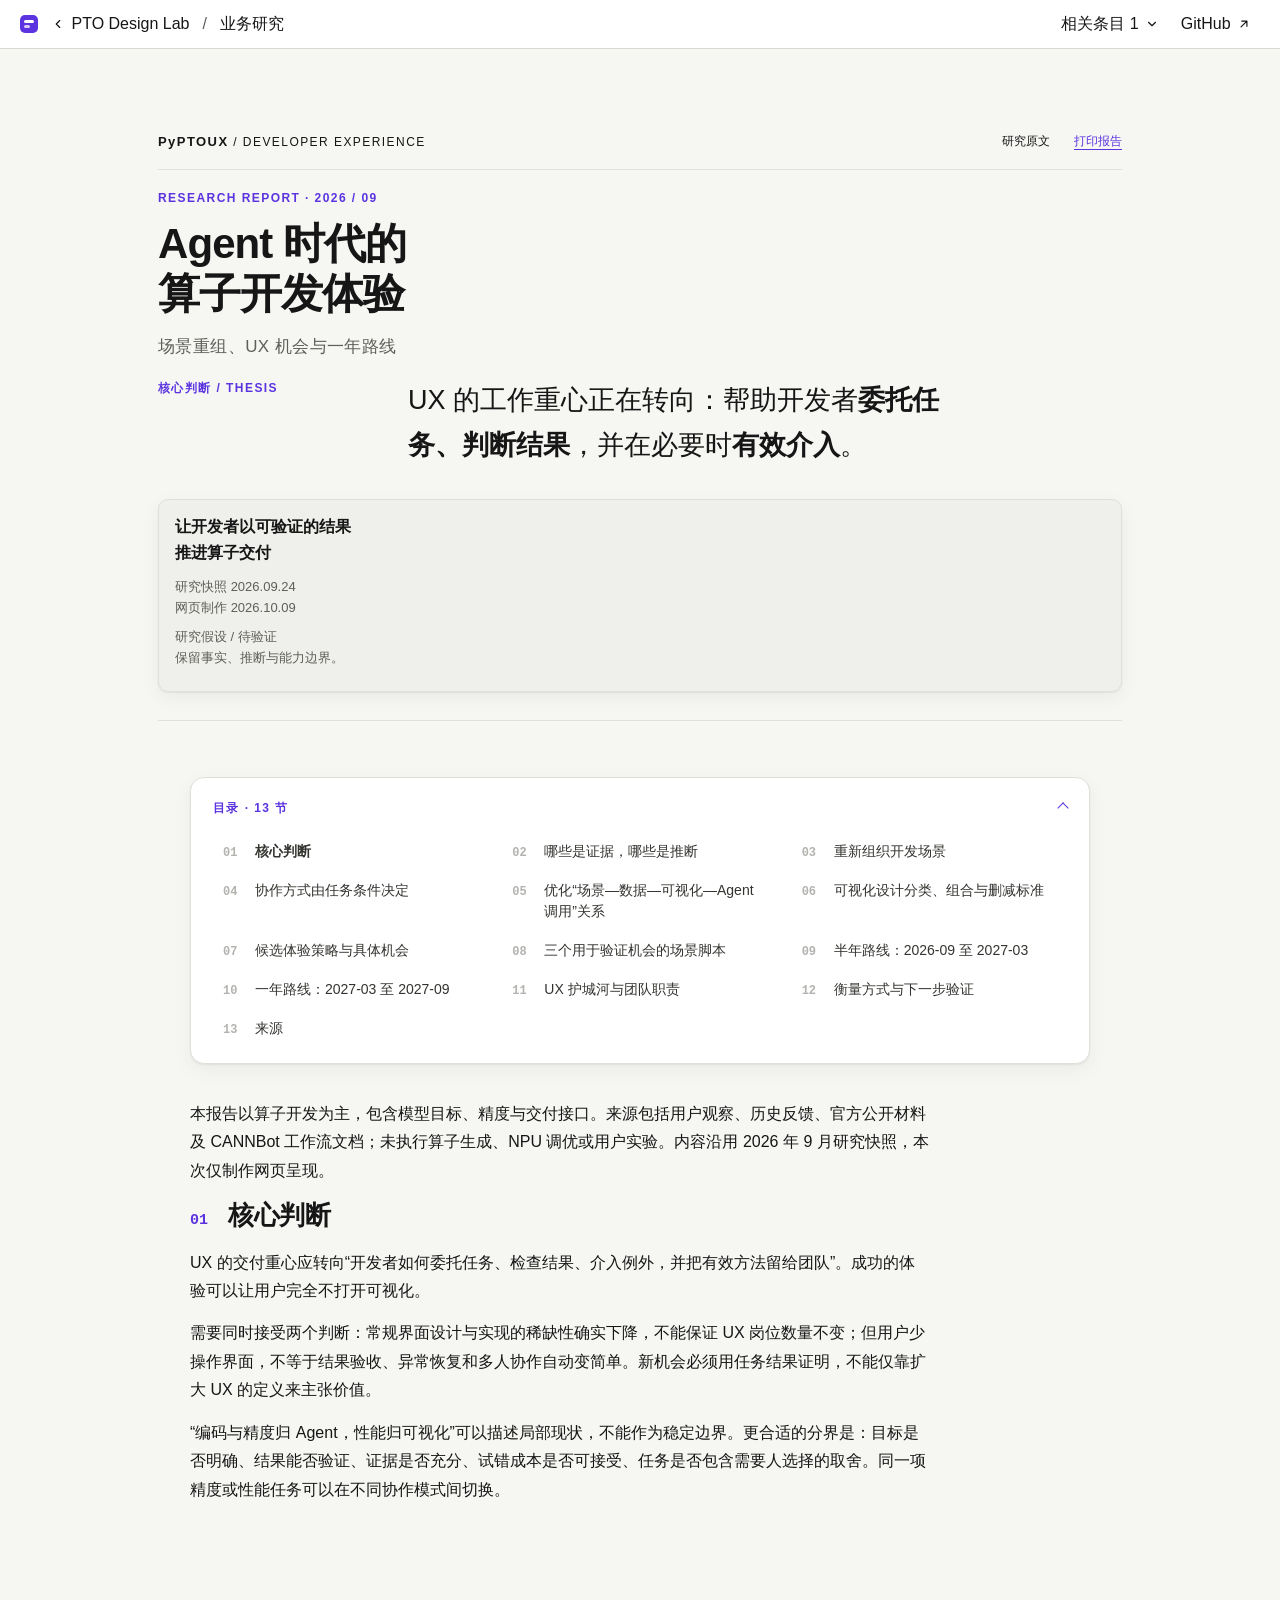
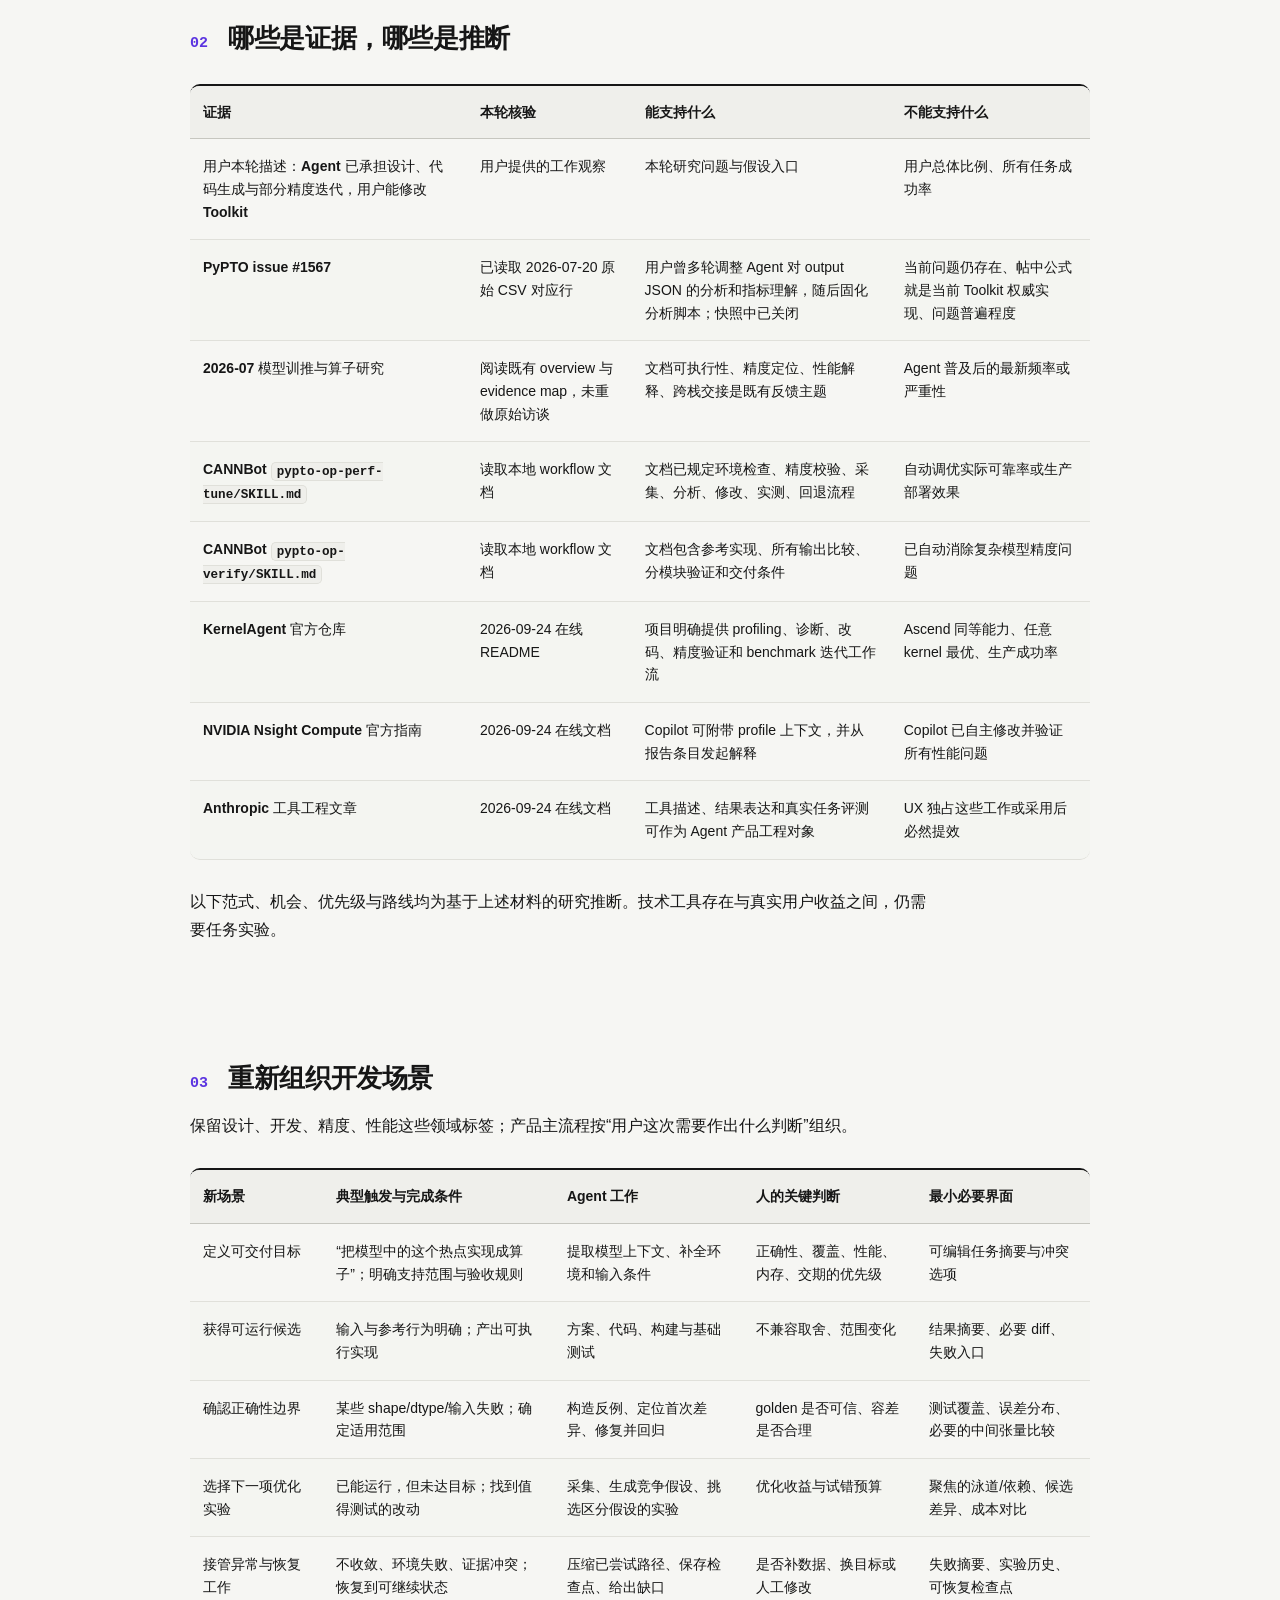
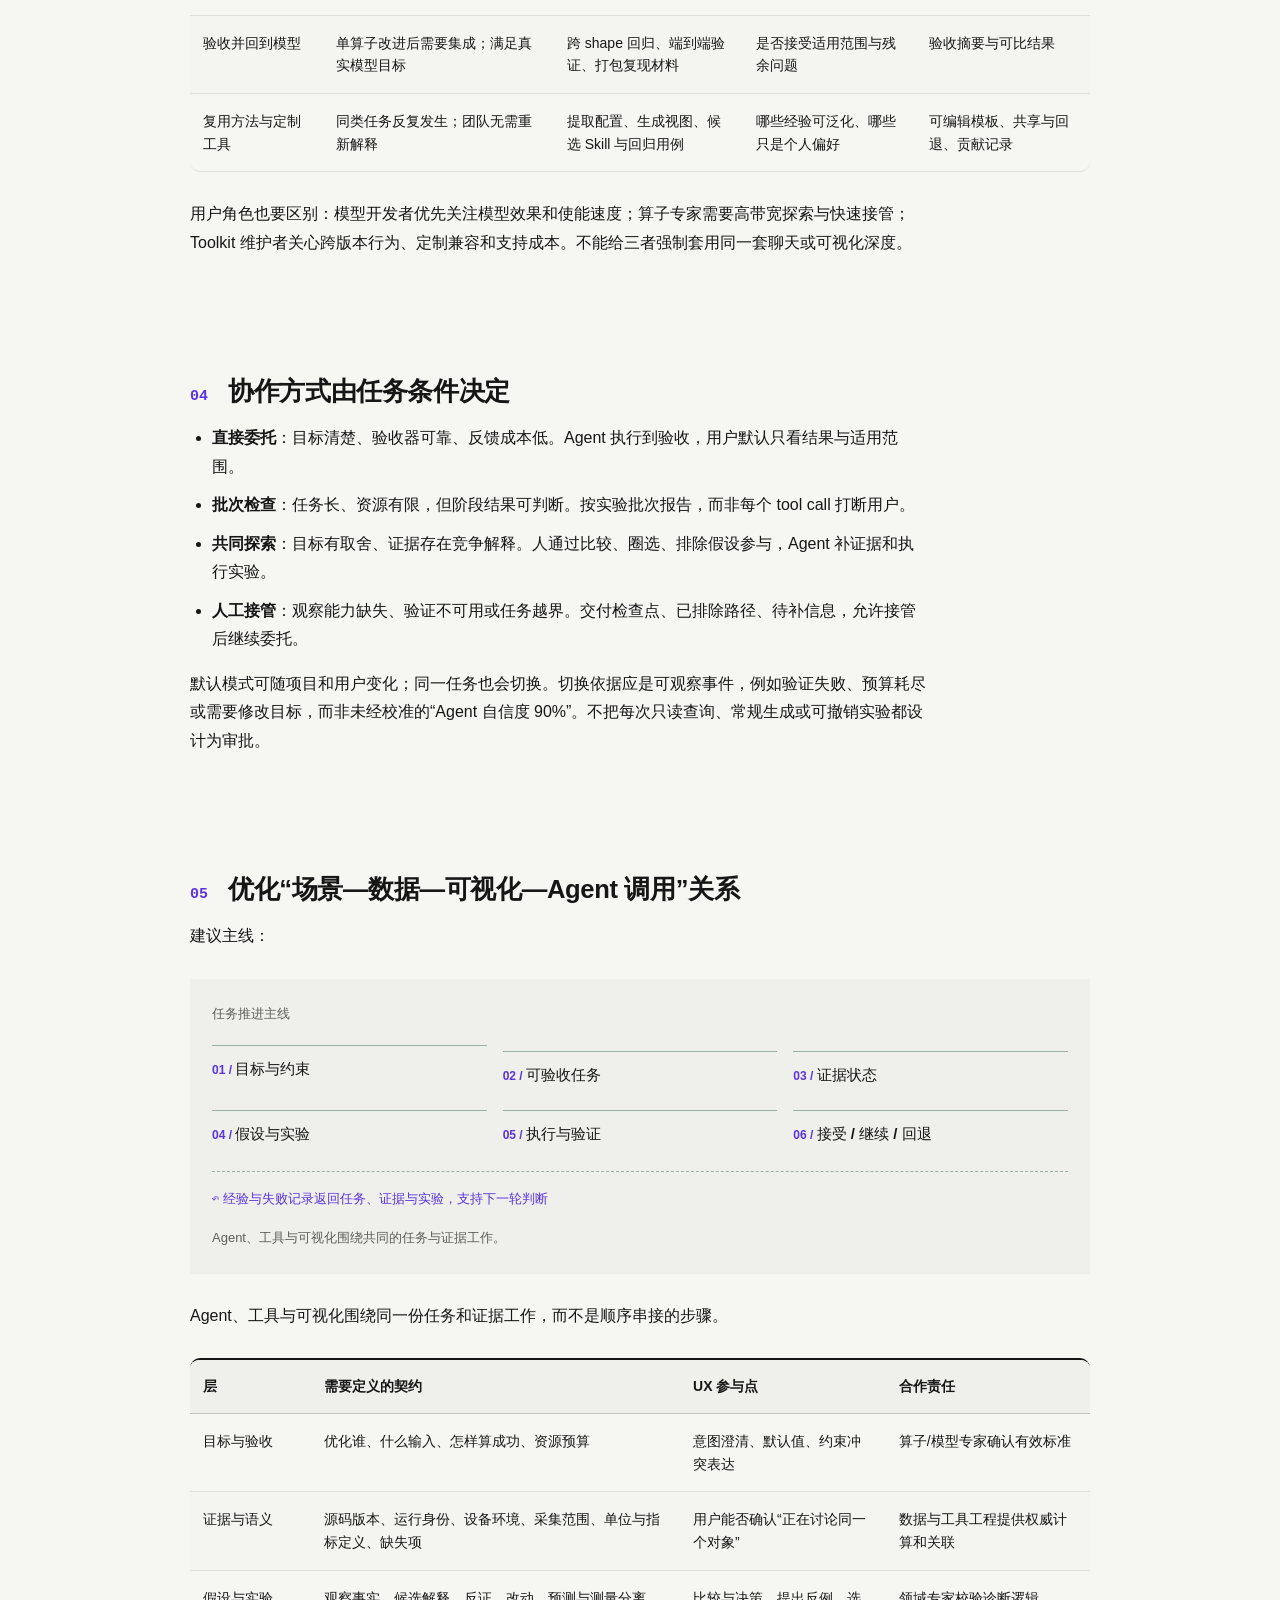
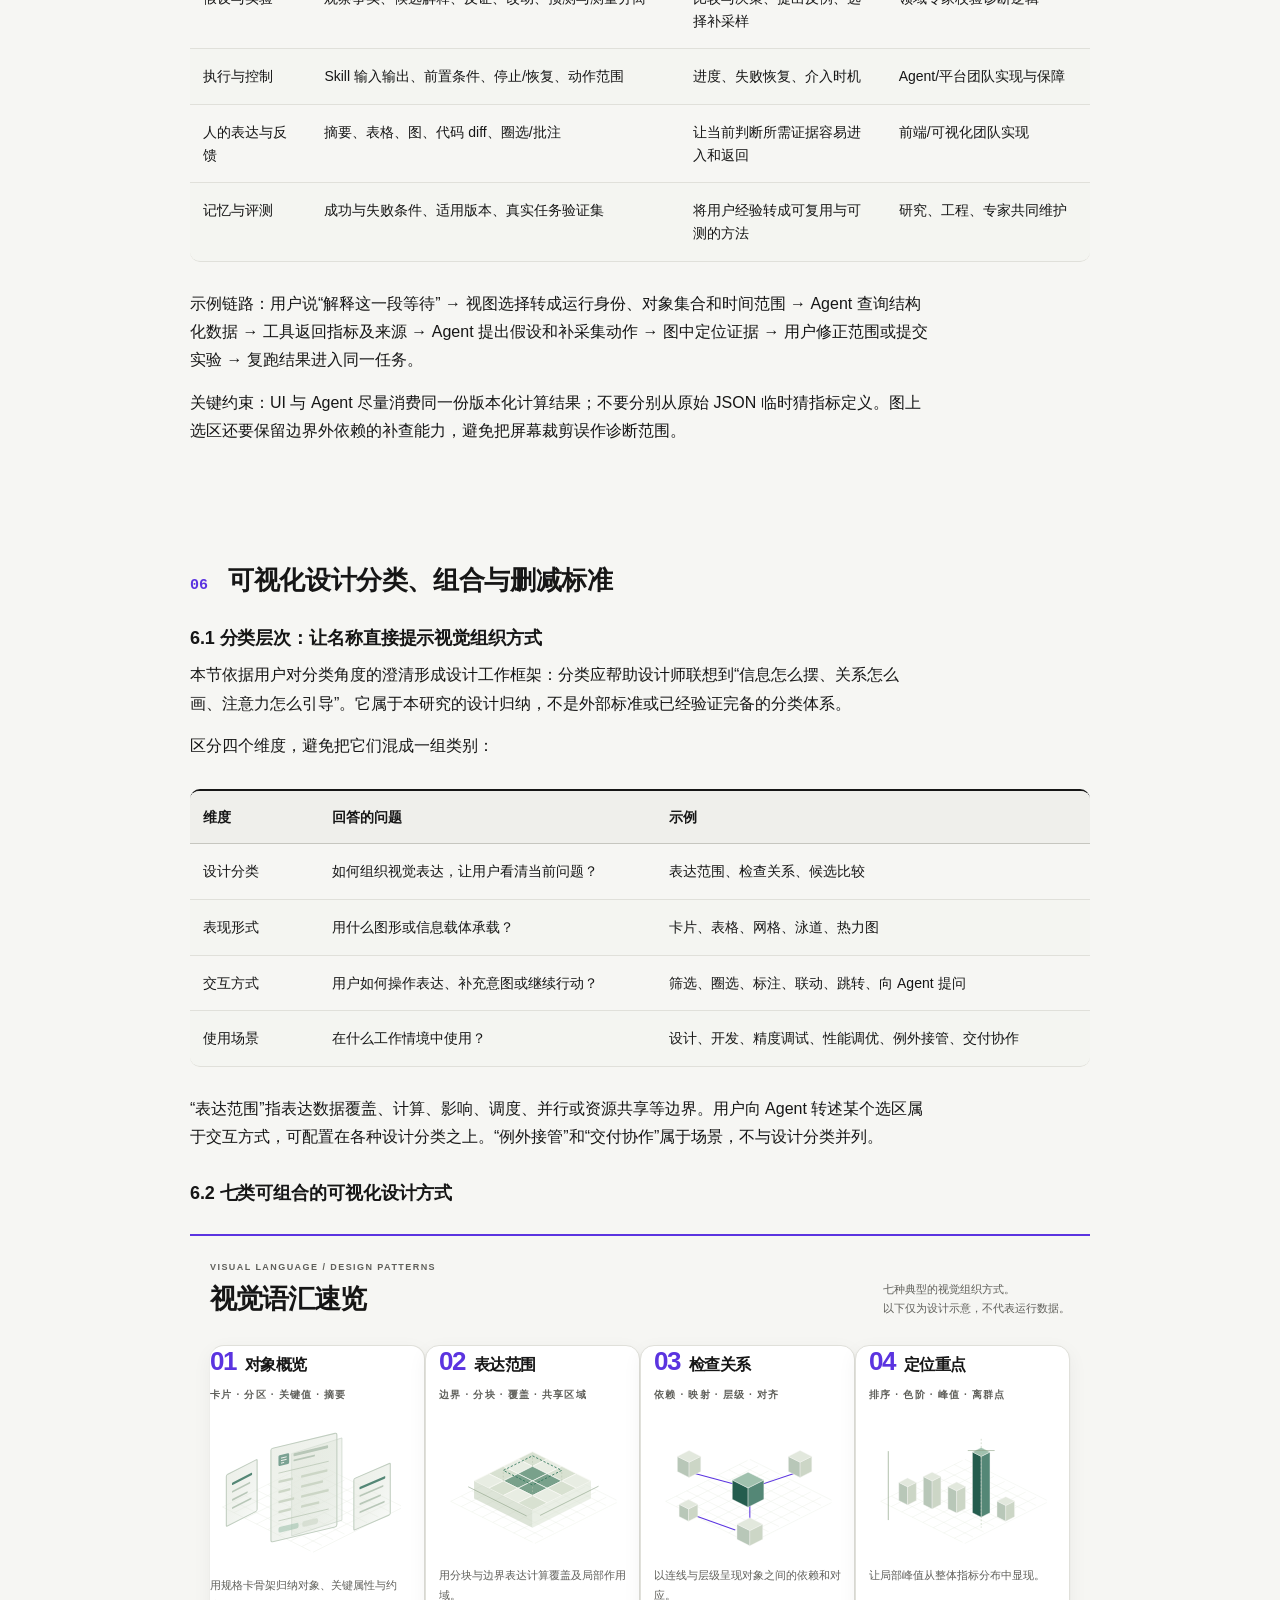
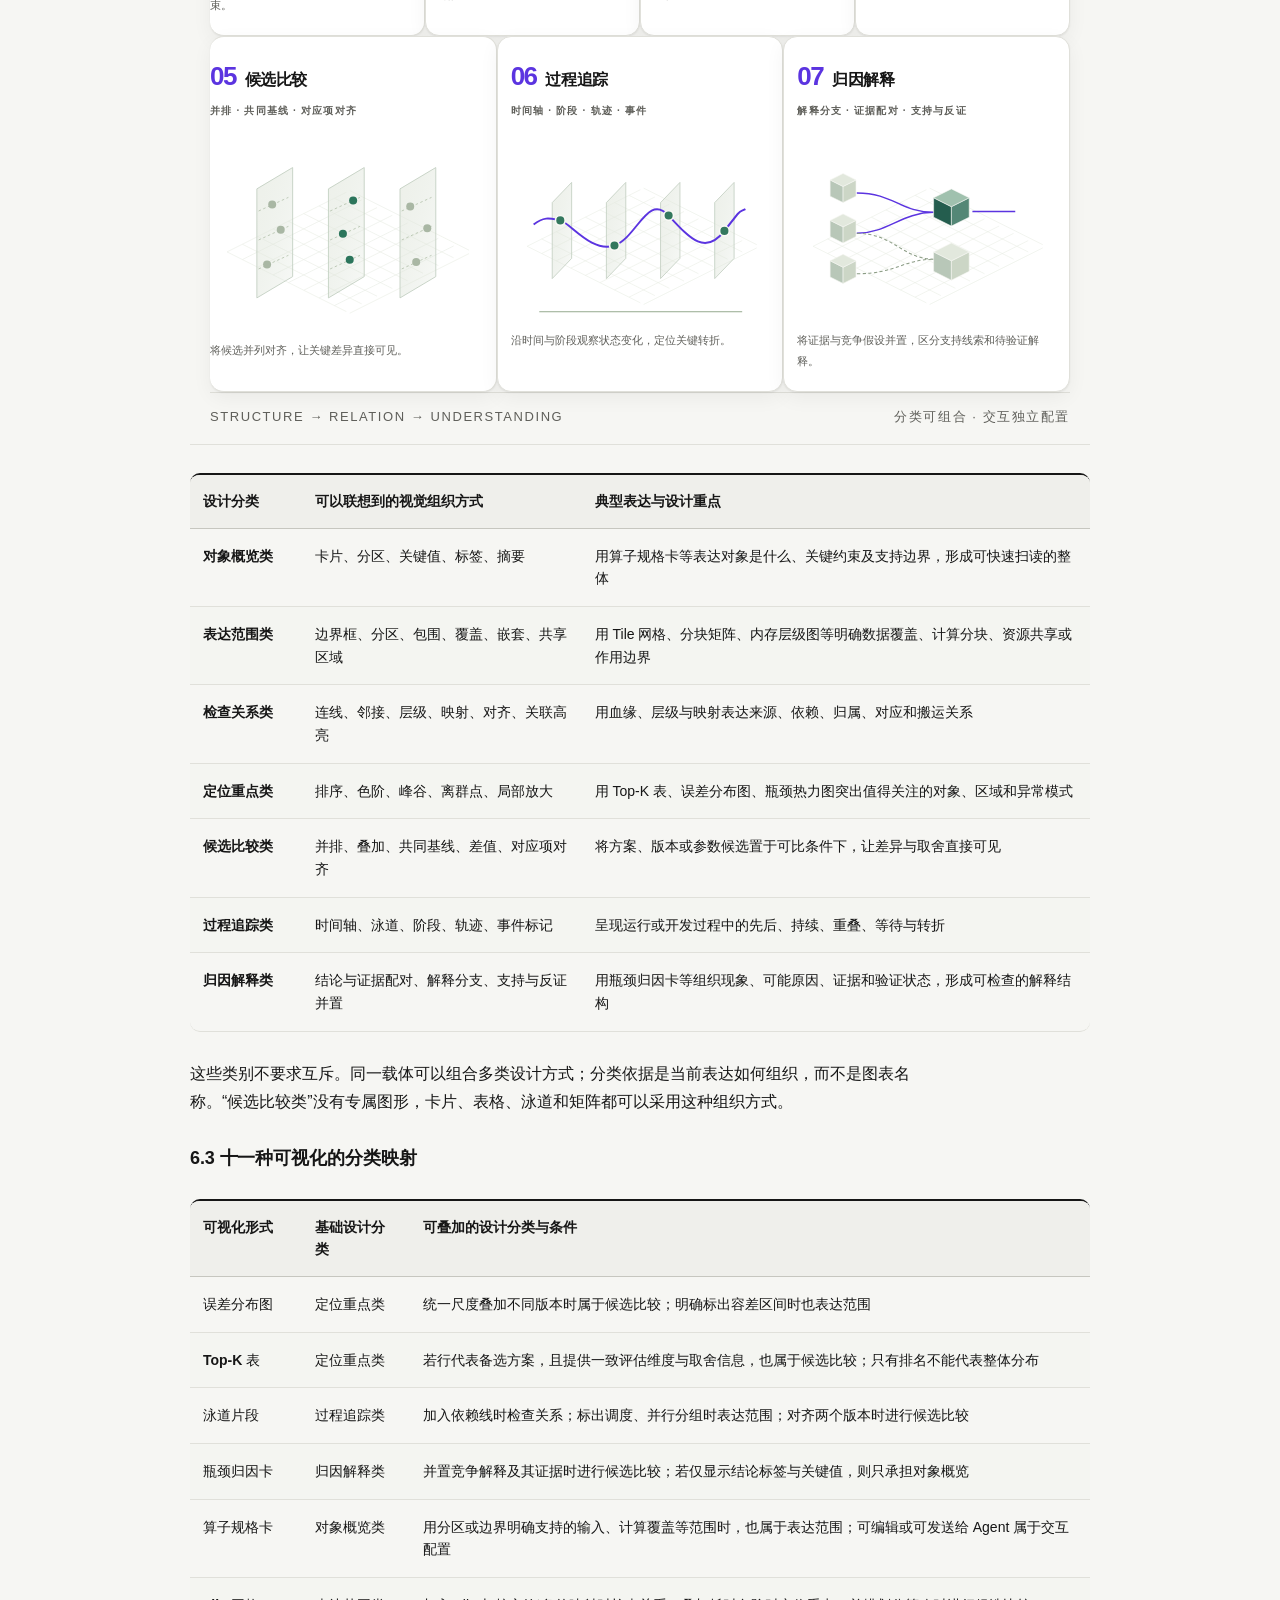
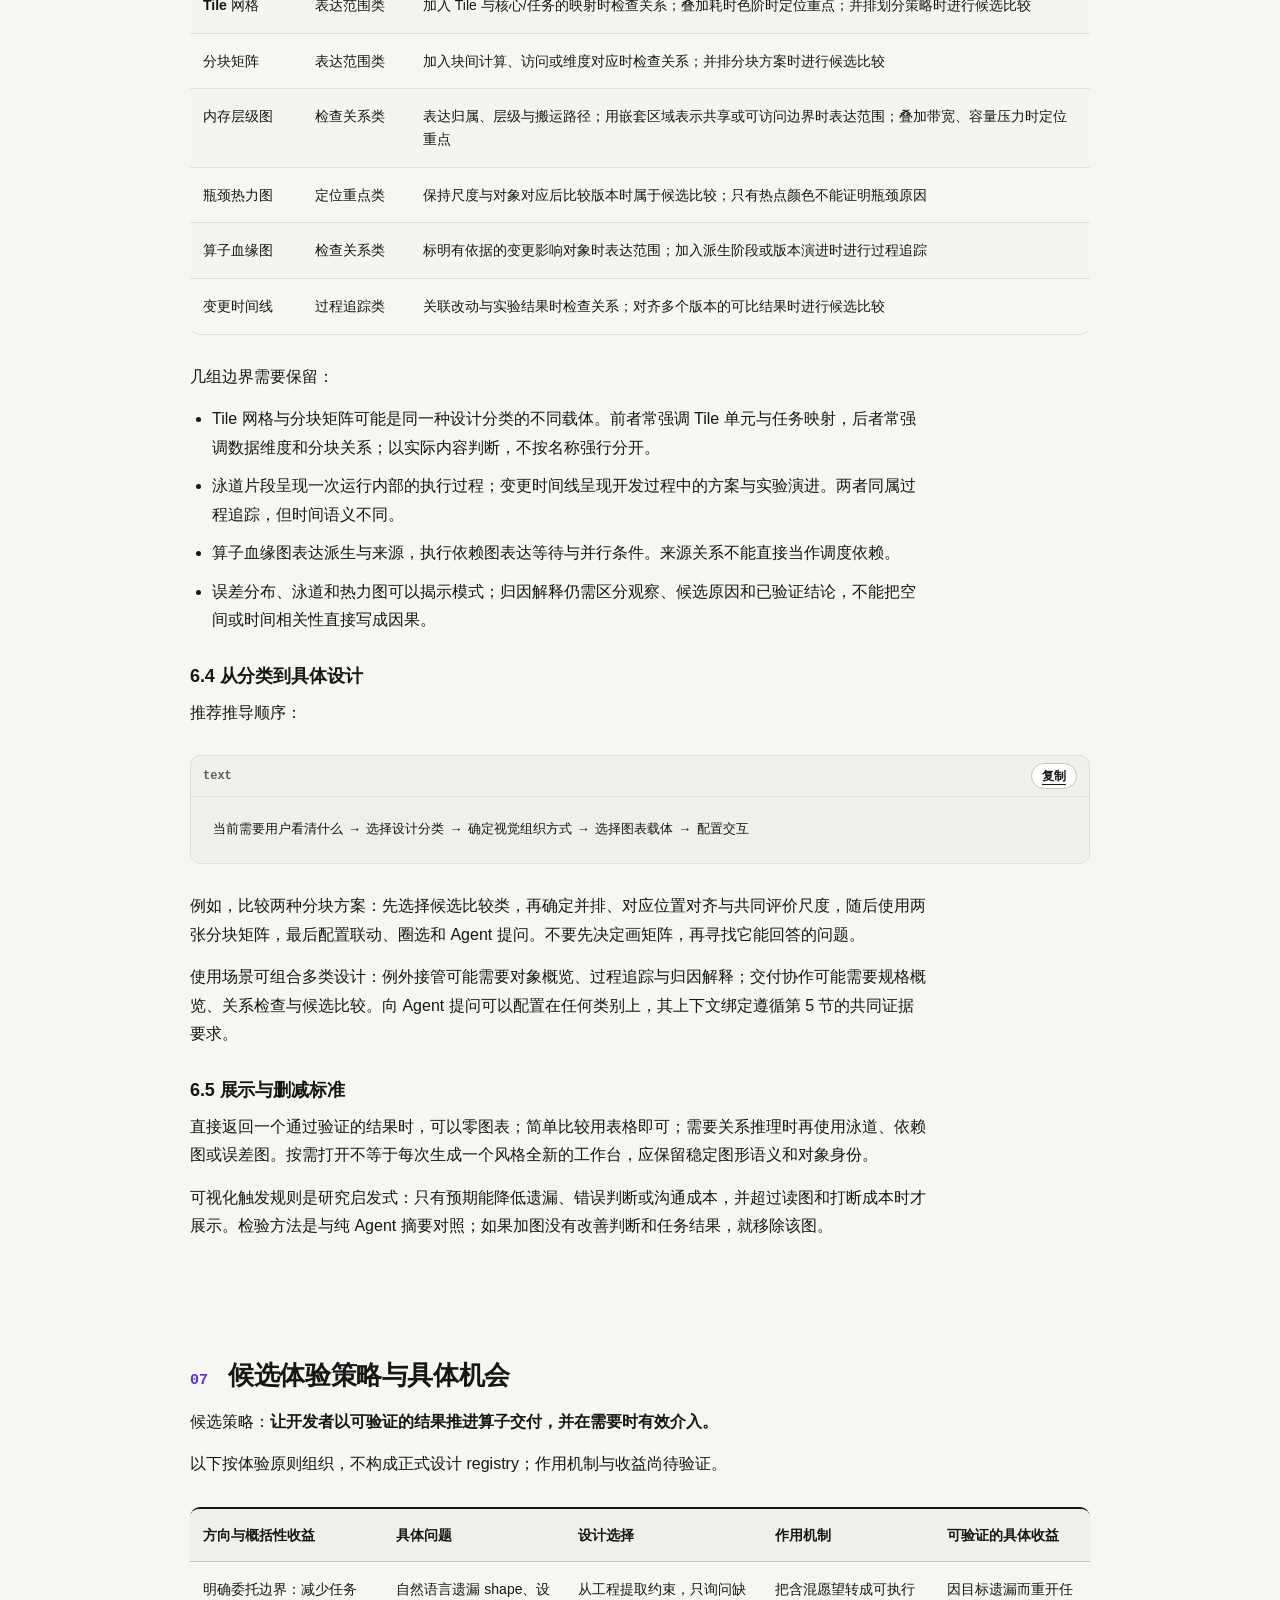
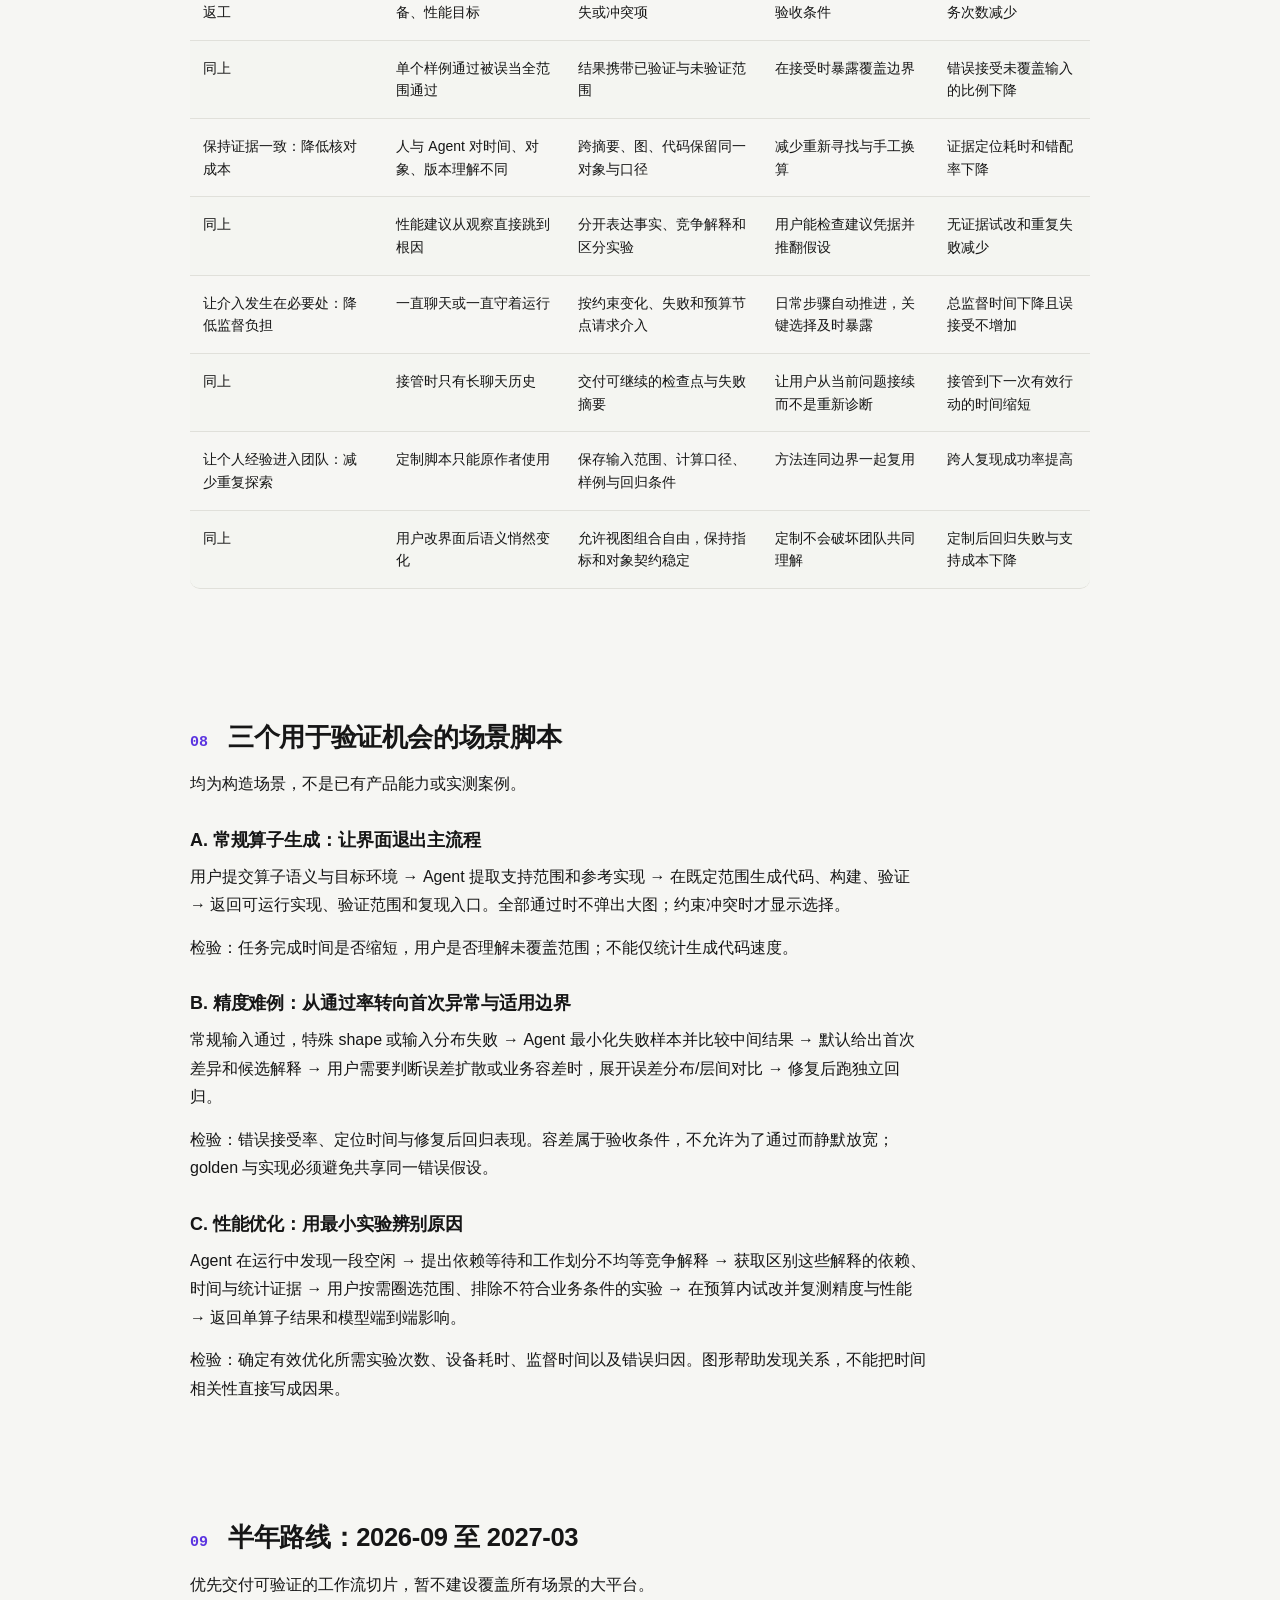
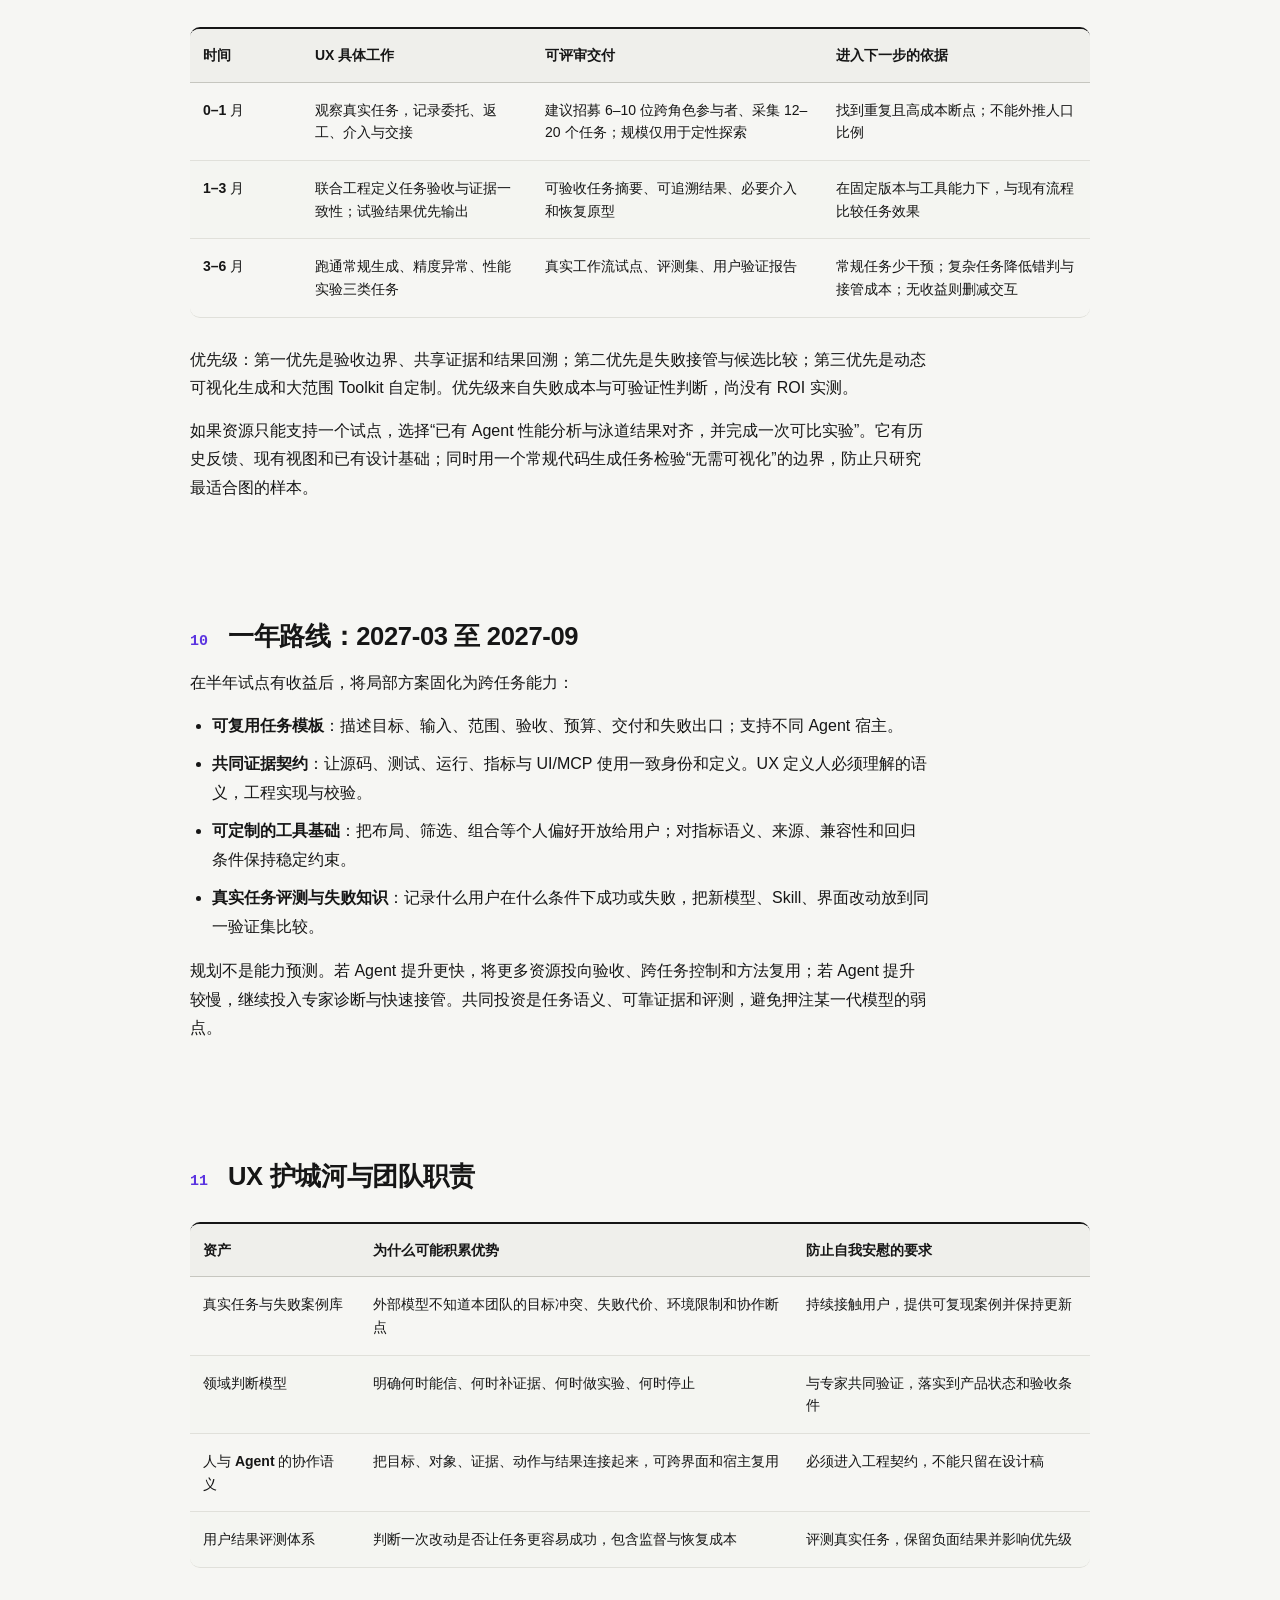
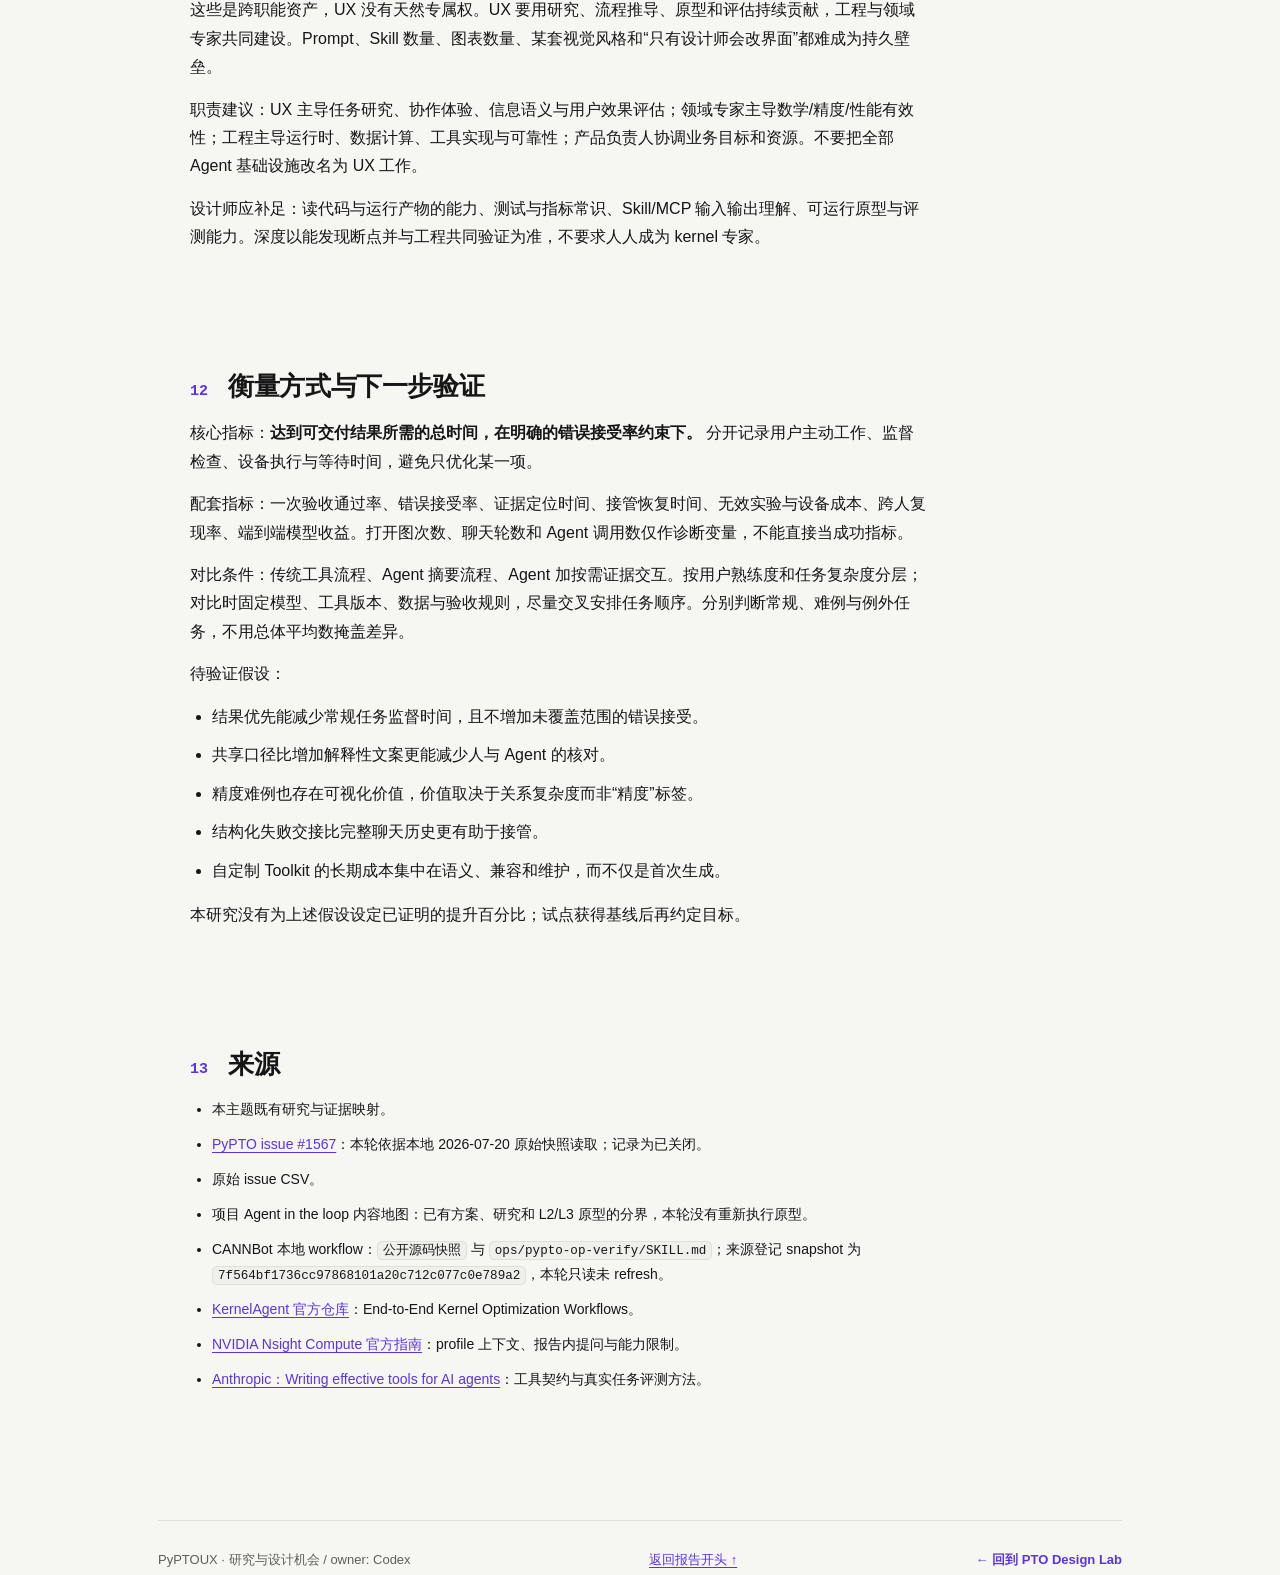
<file: research/agentic-operator-development/index.html>
<!DOCTYPE html>
<html lang="zh-CN"><head><meta charset="utf-8"><meta name="viewport" content="width=device-width,initial-scale=1"><meta name="color-scheme" content="light"><meta name="description" content="Agent 时代的算子开发体验研究：场景重组、七类可视化设计方式、UX 机会与半年及一年路线。"><title>Agent 时代的算子开发体验 · 研究报告</title><style>
:root{--paper:#faf9f5;--ink:#242f30;--muted:#626d6a;--accent:#176756;--line:#d9ddd5;--wash:#eff2eb;--serif:Georgia,'Songti SC','Noto Serif CJK SC',serif;--sans:-apple-system,BlinkMacSystemFont,'PingFang SC','Microsoft YaHei',sans-serif}*{box-sizing:border-box}html{scroll-behavior:smooth;scroll-padding-top:30px}body{margin:0;background:var(--paper);color:var(--ink);font-family:var(--sans);font-size:16px;line-height:1.9}a{color:var(--accent);text-decoration-thickness:1px;text-underline-offset:4px}a:hover{text-decoration:underline}a:focus-visible,button:focus-visible,[tabindex]:focus-visible{outline:3px solid var(--accent);outline-offset:4px}.skip{position:fixed;top:-70px;left:20px;background:var(--ink);color:white;padding:10px;z-index:10}.skip:focus{top:10px}.masthead{max-width:1420px;margin:auto;padding:25px 48px;display:flex;justify-content:space-between;gap:20px;align-items:center;border-bottom:1px solid var(--line);font-size:12px;letter-spacing:.12em}.masthead strong{font-size:13px}.actions{display:flex;gap:24px;align-items:center;letter-spacing:0}button{font:inherit;background:transparent;border:0;color:var(--accent);cursor:pointer;padding:4px 0;text-decoration:underline;text-underline-offset:4px}.cover{max-width:1420px;margin:auto;padding:78px 48px 64px;display:grid;grid-template-columns:minmax(0,1fr) 280px;gap:70px}.eyebrow{font-size:12px;color:var(--accent);letter-spacing:.19em;font-weight:650;margin:0 0 24px}h1{font-family:var(--serif);font-size:clamp(40px,4.4vw,64px);font-weight:600;letter-spacing:-.035em;line-height:1.27;margin:0 0 26px}.subtitle{font-size:21px;margin:0;color:var(--muted);letter-spacing:.025em}.cover-note{align-self:end;border-top:3px solid var(--accent);padding-top:18px;font-size:14px;color:var(--muted)}.cover-note strong{display:block;color:var(--ink);font-size:16px;margin-bottom:12px}.cover-note p{margin:8px 0}.cover-note time{font-variant-numeric:tabular-nums}.thesis{max-width:1324px;margin:0 auto 56px;padding:32px 0;border-top:1px solid var(--line);border-bottom:1px solid var(--line);display:grid;grid-template-columns:210px 1fr;gap:40px}.thesis-label{font-size:13px;color:var(--accent);letter-spacing:.1em}.thesis p{font-family:var(--serif);font-size:27px;line-height:1.65;margin:0;max-width:930px}.layout{max-width:1420px;padding:0 48px;margin:auto;display:grid;grid-template-columns:210px minmax(0,1fr);gap:56px}.contents{position:sticky;top:26px;align-self:start;max-height:calc(100vh - 50px);overflow:auto;padding:0 14px 24px 0}.contents summary{font-size:12px;letter-spacing:.14em;color:var(--muted);padding-bottom:14px;cursor:pointer}.contents a{display:flex;gap:12px;font-size:12px;line-height:1.55;padding:8px 0;text-decoration:none;color:var(--muted);border-left:2px solid transparent;padding-left:10px}.contents a span{font-variant-numeric:tabular-nums;opacity:.65;flex:none}.contents a[aria-current="location"]{border-color:var(--accent);color:var(--accent);font-weight:650}.contents a:hover{color:var(--accent)}main{min-width:0}.chapter{padding-bottom:56px;margin-bottom:48px;border-bottom:1px solid var(--line);scroll-margin-top:28px}.chapter-heading{display:flex;gap:20px;align-items:baseline;margin-bottom:26px}.chapter-number{font-family:Georgia,serif;font-size:24px;color:var(--accent)}h2{font-family:var(--serif);font-size:31px;line-height:1.45;letter-spacing:-.02em;margin:0}h3{font-size:20px;line-height:1.6;margin:40px 0 20px}p{margin:18px 0}li{margin:10px 0}ul,ol{padding-left:1.4em}strong{font-weight:650}code{font-family:ui-monospace,SFMono-Regular,Consolas,monospace;font-size:.84em;overflow-wrap:anywhere;background:#ecefe8;padding:2px 4px;border-radius:3px}pre{white-space:pre-wrap;overflow-wrap:anywhere;padding:22px;background:var(--wash);line-height:1.8}pre code{background:none;padding:0}.table-scroll{overflow-x:auto;margin:26px 0 30px;border-top:2px solid var(--ink);border-bottom:1px solid var(--line)}table{border-collapse:collapse;width:100%;font-size:14px;line-height:1.75;min-width:650px}th{text-align:left;font-weight:650;padding:15px 13px;background:var(--wash);vertical-align:top}td{vertical-align:top;padding:16px 13px;border-top:1px solid var(--line);overflow-wrap:anywhere}td:first-child{font-weight:550;min-width:112px}tr:nth-child(even) td{background:rgba(239,242,235,.36)}#chapter-2 table{min-width:820px}#chapter-3 table,#chapter-7 table{min-width:820px}#chapter-13{font-size:14px}#chapter-13 li{overflow-wrap:anywhere}.flow{margin:30px 0;padding:25px 22px;background:var(--wash)}figcaption{font-size:13px;color:var(--muted);margin-bottom:20px}.flow ol{list-style:none;display:grid;grid-template-columns:repeat(3,minmax(0,1fr));gap:16px;padding:0;margin:0;counter-reset:steps}.flow li{counter-increment:steps;border-top:1px solid #98b0a5;padding-top:10px;margin:0;font-size:15px;font-weight:550}.flow li:before{content:counter(steps,decimal-leading-zero) ' / ';color:var(--accent);font-size:12px}.feedback{color:var(--accent);font-size:13px;border-top:1px dashed #98b0a5;padding-top:15px;margin-top:23px}.caption{font-size:12px;color:var(--muted);margin-bottom:0}.visual-vocabulary{margin:26px 0 32px}.visual-vocabulary figcaption span{color:var(--ink);font-weight:600;margin-right:16px}.vocabulary-grid{display:grid;grid-template-columns:repeat(4,1fr);gap:0}.visual-sample{padding:18px 10px 14px;border-top:1px solid var(--line)}.visual-sample svg{display:block;width:100%;height:100px;fill:none;stroke:var(--accent);stroke-width:1.7}.visual-sample svg .fill{fill:#a9c9b8}.visual-sample>span{display:block;text-align:center;font-size:12px;color:var(--muted)}.footer{max-width:1324px;margin:0 auto;padding:0 0 40px;display:flex;justify-content:space-between;gap:20px;color:var(--muted);font-size:12px}.print-only{display:none}@media(min-width:1500px){.layout{gap:70px}.chapter p{max-width:930px}}@media(max-width:1000px){.cover{grid-template-columns:1fr;gap:30px;padding-top:50px}.cover-note{max-width:600px}.thesis{margin-left:32px;margin-right:32px;grid-template-columns:1fr;gap:12px}.layout{padding:0 32px;grid-template-columns:1fr}.contents{position:static;max-height:none;border-bottom:1px solid var(--line);margin-bottom:0}.contents nav{display:grid;grid-template-columns:1fr 1fr;gap:0 20px}.footer{margin:0 32px}.cover{padding-left:32px;padding-right:32px}.masthead{padding-left:32px;padding-right:32px}}@media(max-width:600px){body{font-size:15px}.masthead{padding:18px 20px;letter-spacing:.04em}.masthead>span{max-width:155px}.actions{gap:14px}.cover{padding:42px 20px 34px}.subtitle{font-size:17px}.cover-note{font-size:13px}h1{font-size:39px}.thesis{margin:0 20px 34px;padding:24px 0}.thesis p{font-size:22px}.layout{padding:0 20px;gap:30px}.contents nav{grid-template-columns:1fr}.chapter{margin-bottom:30px;padding-bottom:34px}.chapter-heading{gap:13px}h2{font-size:25px}h3{font-size:19px}table{font-size:13px}.vocabulary-grid{grid-template-columns:repeat(2,1fr)}.flow{padding:20px 16px}.flow ol{grid-template-columns:repeat(2,minmax(0,1fr))}.footer{margin:0 20px;display:block}.table-scroll{position:relative}.chapter-number{font-size:21px}}@media(prefers-reduced-motion:reduce){html{scroll-behavior:auto}}@media print{@page{size:A4 landscape;margin:16mm}html{scroll-behavior:auto}body{background:white;font-size:10pt;line-height:1.6}.masthead,.contents,.actions,.skip,.footer a{display:none}.cover{display:block;padding:0 0 22px}.cover h1{font-size:32pt}.cover-note{border:0;margin-top:20px;padding:0}.thesis{margin:0 0 20px;grid-template-columns:120px 1fr;gap:20px;padding:18px 0}.thesis p{font-size:17pt}.layout{display:block;padding:0}.chapter{padding-bottom:20px;margin-bottom:25px}.chapter-heading{break-after:avoid}h2{font-size:20pt}h3{font-size:14pt;break-after:avoid}.table-scroll{overflow:visible}table,#chapter-2 table,#chapter-3 table,#chapter-7 table{min-width:0;font-size:9pt;line-height:1.5}th,td{padding:8px;min-width:0!important}thead{display:table-header-group}tr{break-inside:avoid}a{color:inherit}pre{font-size:9pt}.flow,.visual-vocabulary{break-inside:avoid}.vocabulary-grid{grid-template-columns:repeat(7,1fr)}.visual-sample svg{height:65px}.visual-sample>span{font-size:8pt}.footer{padding:10px 0}.print-only{display:block}}

/* Computational visual vocabulary — scoped editorial figures, no product UI tokens. */
.computational-atlas{--diagram-ink:var(--ink);--diagram-blue:var(--accent);background:var(--paper);border-top:2px solid var(--accent);border-bottom:1px solid var(--line);margin:30px 0 38px;padding:24px 20px 16px;color:var(--diagram-ink)}
.computational-atlas figcaption{display:flex;justify-content:space-between;align-items:end;gap:22px;margin:0 0 26px}.computational-atlas figcaption strong{display:block;font-family:var(--sans);font-size:27px;letter-spacing:-.04em;line-height:1.4;margin-top:7px}.computational-atlas figcaption .atlas-kicker{display:block;font-size:9px;letter-spacing:.16em;font-weight:600;color:var(--muted);margin:0}.computational-atlas figcaption p{font-size:11px;line-height:1.8;color:var(--muted);margin:0;max-width:350px}
.computational-atlas .vocabulary-grid{display:grid;grid-template-columns:repeat(12,minmax(0,1fr));gap:0}.computational-atlas .visual-sample{grid-column:span 3;border-top:0;border-left:1px solid var(--line);padding:0 13px 20px;min-width:0}.computational-atlas .visual-sample:first-child{border-left:0;padding-left:0}.computational-atlas .visual-sample:nth-child(n+5){grid-column:span 4;border-top:1px solid var(--line);padding-top:24px}.computational-atlas .visual-sample:nth-child(5){border-left:0;padding-left:0}.sample-heading{display:flex;align-items:baseline;gap:9px}.sample-number{font-family:var(--sans);font-size:26px;line-height:1.2;font-weight:650;letter-spacing:-.06em;color:var(--accent)}.sample-heading h4{font-size:15px;font-weight:650;margin:0;line-height:1.5;letter-spacing:-.03em}.computational-atlas .sample-method{font-size:10px;color:var(--muted);line-height:1.8;margin:9px 0 4px;min-height:36px}.computational-atlas .sample-description{font-size:11px;line-height:1.85;color:var(--muted);margin:7px 0 0}.computational-atlas .visual-sample svg{display:block;width:100%;height:auto;aspect-ratio:320/225;fill:none;stroke:none;overflow:visible}.computational-atlas svg .gridline{stroke:#dce3d5;stroke-width:.7}.computational-atlas svg .solid{stroke:var(--paper);stroke-width:.7;stroke-linejoin:round}.computational-atlas svg .hair{stroke:#b1c0ac;stroke-width:1}.computational-atlas svg .signal{fill:none;stroke:var(--accent);stroke-width:1.8}.computational-atlas svg .counter{fill:none;stroke:#8b9c85;stroke-width:1.3;stroke-dasharray:4 3}.computational-atlas svg .guide{stroke:#b5c4ae;stroke-width:1;stroke-dasharray:3 3}.computational-atlas svg .dimension{stroke:#8b9f83;stroke-width:1}.computational-atlas svg .axis{stroke:#7b9473;stroke-width:1}.computational-atlas svg .trajectory{fill:none;stroke:var(--accent);stroke-width:2.4}.computational-atlas svg text{stroke:none;fill:var(--muted);font-family:Georgia,'Times New Roman',serif;font-size:14px}.atlas-footnote{display:flex;justify-content:space-between;gap:18px;border-top:1px solid var(--line);padding-top:14px;font-size:9px;letter-spacing:.12em;color:var(--muted)}
@media(max-width:1200px){.computational-atlas .visual-sample{grid-column:span 6;border-top:1px solid var(--line);padding:20px 14px}.computational-atlas .visual-sample:nth-child(n+5){grid-column:span 6}.computational-atlas .visual-sample:nth-child(odd){border-left:0;padding-left:0}.computational-atlas .visual-sample:nth-child(-n+2){border-top:0;padding-top:0}.computational-atlas .visual-sample:last-child{grid-column:span 12;max-width:100%}.computational-atlas .visual-sample:last-child svg{max-width:400px;margin:auto}.computational-atlas .sample-method{min-height:0}.sample-heading h4{font-size:17px}}
@media(max-width:600px){.computational-atlas{padding:20px 15px}.computational-atlas figcaption{display:block}.computational-atlas figcaption p{margin-top:12px}.computational-atlas figcaption strong{font-size:25px}.computational-atlas .visual-sample,.computational-atlas .visual-sample:nth-child(n+5){grid-column:span 12;border-left:0;padding:20px 0!important}.computational-atlas .visual-sample:nth-child(2){border-top:1px solid var(--line)}.computational-atlas .visual-sample:first-child{padding-top:0!important}.computational-atlas .sample-method{font-size:11px}.computational-atlas .sample-description{font-size:12px}.atlas-footnote{display:block;line-height:2}.atlas-footnote span{display:block}}
@media print{.computational-atlas{break-inside:avoid;padding:12px}.computational-atlas .visual-sample,.computational-atlas .visual-sample:nth-child(n+5){grid-column:span 3;padding:0 10px 12px!important;border-top:0;border-left:1px solid var(--line)}.computational-atlas .visual-sample:nth-child(n+5){grid-column:span 4;border-top:1px solid var(--line);padding-top:16px!important}.computational-atlas .visual-sample:nth-child(1),.computational-atlas .visual-sample:nth-child(5){border-left:0}.computational-atlas .visual-sample svg{height:auto;max-width:none}.computational-atlas .sample-method{min-height:24px}.computational-atlas figcaption strong{font-size:22px}.sample-heading h4{font-size:14px}.sample-number{font-size:23px}.computational-atlas .sample-description{font-size:10px}}
.computational-atlas figcaption strong{color:var(--ink)}.skip{visibility:hidden}.skip:focus{visibility:visible}</style>
<!-- PDL-READING-LAYER-START -->
<link id="pdl-reading-layer" rel="stylesheet" href="../../_shared/report-reading.css?v=825d3e9441695dc2">
<style id="pdl-reading-dark">
/* 深色覆盖：由 drafts/preview/dark_overrides.py 从本报告自带 CSS 的字面颜色推导，
   按明度分档映射到深色色阶。只换颜色，不改尺寸、布局与正文。 */
:root[data-theme="dark"] code { background: #232327; }
:root[data-theme="dark"] tr:nth-child(even) td { background: #232327; }
:root[data-theme="dark"] .flow li { border-top: 1px solid #44444a; }
:root[data-theme="dark"] .feedback { border-top: 1px dashed #44444a; }
</style>
<script id="pdl-reading-layer-js" src="../../_shared/report-reading.js?v=825d3e9441695dc2"></script>
<!-- PDL-READING-LAYER-END -->
</head><body><a class="skip" href="#report">跳至正文</a><header class="masthead"><span><strong>PyPTOUX</strong> / DEVELOPER EXPERIENCE</span><div class="actions"><span>研究原文</span><button id="print" type="button">打印报告</button></div></header>
<div class="cover"><div><p class="eyebrow">RESEARCH REPORT · 2026 / 09</p><h1>Agent 时代的<br>算子开发体验</h1><p class="subtitle">场景重组、UX 机会与一年路线</p></div><aside class="cover-note"><strong>让开发者以可验证的结果<br>推进算子交付</strong><p>研究快照 <time datetime="2026-09-24">2026.09.24</time><br>网页制作 <time datetime="2026-10-09">2026.10.09</time></p><p>研究假设 / 待验证<br>保留事实、推断与能力边界。</p></aside></div>
<div class="thesis"><div class="thesis-label">核心判断 / THESIS</div><p>UX 的工作重心正在转向：帮助开发者<strong>委托任务、判断结果</strong>，并在必要时<strong>有效介入</strong>。</p></div>
<div class="layout"><details class="contents" open><summary>阅读目录 · 13 章</summary><nav aria-label="报告章节"><a href="#chapter-1"><span>01</span>核心判断</a><a href="#chapter-2"><span>02</span>哪些是证据，哪些是推断</a><a href="#chapter-3"><span>03</span>重新组织开发场景</a><a href="#chapter-4"><span>04</span>协作方式由任务条件决定</a><a href="#chapter-5"><span>05</span>优化“场景—数据—可视化—Agent 调用”关系</a><a href="#chapter-6"><span>06</span>可视化设计分类、组合与删减标准</a><a href="#chapter-7"><span>07</span>候选体验策略与具体机会</a><a href="#chapter-8"><span>08</span>三个用于验证机会的场景脚本</a><a href="#chapter-9"><span>09</span>半年路线：2026-09 至 2027-03</a><a href="#chapter-10"><span>10</span>一年路线：2027-03 至 2027-09</a><a href="#chapter-11"><span>11</span>UX 护城河与团队职责</a><a href="#chapter-12"><span>12</span>衡量方式与下一步验证</a><a href="#chapter-13"><span>13</span>来源</a></nav></details><main id="report"><p class="scope">本报告以算子开发为主，包含模型目标、精度与交付接口。来源包括用户观察、历史反馈、官方公开材料及 CANNBot 工作流文档；未执行算子生成、NPU 调优或用户实验。内容沿用 2026 年 9 月研究快照，本次仅制作网页呈现。</p><section id="chapter-1" class="chapter"><header class="chapter-heading"><span class="chapter-number">01</span><h2>核心判断</h2></header><p>UX 的交付重心应转向“开发者如何委托任务、检查结果、介入例外，并把有效方法留给团队”。成功的体验可以让用户完全不打开可视化。</p>
<p>需要同时接受两个判断：常规界面设计与实现的稀缺性确实下降，不能保证 UX 岗位数量不变；但用户少操作界面，不等于结果验收、异常恢复和多人协作自动变简单。新机会必须用任务结果证明，不能仅靠扩大 UX 的定义来主张价值。</p>
<p>“编码与精度归 Agent，性能归可视化”可以描述局部现状，不能作为稳定边界。更合适的分界是：目标是否明确、结果能否验证、证据是否充分、试错成本是否可接受、任务是否包含需要人选择的取舍。同一项精度或性能任务可以在不同协作模式间切换。</p>
</section>
<section id="chapter-2" class="chapter"><header class="chapter-heading"><span class="chapter-number">02</span><h2>哪些是证据，哪些是推断</h2></header><div class="table-scroll" tabindex="0" role="region" aria-label="2. 哪些是证据，哪些是推断：可横向滚动的表格"><table>
<thead>
<tr>
<th scope="col">证据</th>
<th scope="col">本轮核验</th>
<th scope="col">能支持什么</th>
<th scope="col">不能支持什么</th>
</tr>
</thead>
<tbody><tr>
<td>用户本轮描述：Agent 已承担设计、代码生成与部分精度迭代，用户能修改 Toolkit</td>
<td>用户提供的工作观察</td>
<td>本轮研究问题与假设入口</td>
<td>用户总体比例、所有任务成功率</td>
</tr>
<tr>
<td>PyPTO issue #1567</td>
<td>已读取 2026-07-20 原始 CSV 对应行</td>
<td>用户曾多轮调整 Agent 对 output JSON 的分析和指标理解，随后固化分析脚本；快照中已关闭</td>
<td>当前问题仍存在、帖中公式就是当前 Toolkit 权威实现、问题普遍程度</td>
</tr>
<tr>
<td>2026-07 模型训推与算子研究</td>
<td>阅读既有 overview 与 evidence map，未重做原始访谈</td>
<td>文档可执行性、精度定位、性能解释、跨栈交接是既有反馈主题</td>
<td>Agent 普及后的最新频率或严重性</td>
</tr>
<tr>
<td>CANNBot <code>pypto-op-perf-tune/SKILL.md</code></td>
<td>读取本地 workflow 文档</td>
<td>文档已规定环境检查、精度校验、采集、分析、修改、实测、回退流程</td>
<td>自动调优实际可靠率或生产部署效果</td>
</tr>
<tr>
<td>CANNBot <code>pypto-op-verify/SKILL.md</code></td>
<td>读取本地 workflow 文档</td>
<td>文档包含参考实现、所有输出比较、分模块验证和交付条件</td>
<td>已自动消除复杂模型精度问题</td>
</tr>
<tr>
<td>KernelAgent 官方仓库</td>
<td>2026-09-24 在线 README</td>
<td>项目明确提供 profiling、诊断、改码、精度验证和 benchmark 迭代工作流</td>
<td>Ascend 同等能力、任意 kernel 最优、生产成功率</td>
</tr>
<tr>
<td>NVIDIA Nsight Compute 官方指南</td>
<td>2026-09-24 在线文档</td>
<td>Copilot 可附带 profile 上下文，并从报告条目发起解释</td>
<td>Copilot 已自主修改并验证所有性能问题</td>
</tr>
<tr>
<td>Anthropic 工具工程文章</td>
<td>2026-09-24 在线文档</td>
<td>工具描述、结果表达和真实任务评测可作为 Agent 产品工程对象</td>
<td>UX 独占这些工作或采用后必然提效</td>
</tr>
</tbody></table></div>
<p>以下范式、机会、优先级与路线均为基于上述材料的研究推断。技术工具存在与真实用户收益之间，仍需要任务实验。</p>
</section>
<section id="chapter-3" class="chapter"><header class="chapter-heading"><span class="chapter-number">03</span><h2>重新组织开发场景</h2></header><p>保留设计、开发、精度、性能这些领域标签；产品主流程按“用户这次需要作出什么判断”组织。</p>
<div class="table-scroll" tabindex="0" role="region" aria-label="3. 重新组织开发场景：可横向滚动的表格"><table>
<thead>
<tr>
<th scope="col">新场景</th>
<th scope="col">典型触发与完成条件</th>
<th scope="col">Agent 工作</th>
<th scope="col">人的关键判断</th>
<th scope="col">最小必要界面</th>
</tr>
</thead>
<tbody><tr>
<td>定义可交付目标</td>
<td>“把模型中的这个热点实现成算子”；明确支持范围与验收规则</td>
<td>提取模型上下文、补全环境和输入条件</td>
<td>正确性、覆盖、性能、内存、交期的优先级</td>
<td>可编辑任务摘要与冲突选项</td>
</tr>
<tr>
<td>获得可运行候选</td>
<td>输入与参考行为明确；产出可执行实现</td>
<td>方案、代码、构建与基础测试</td>
<td>不兼容取舍、范围变化</td>
<td>结果摘要、必要 diff、失败入口</td>
</tr>
<tr>
<td>确認正确性边界</td>
<td>某些 shape/dtype/输入失败；确定适用范围</td>
<td>构造反例、定位首次差异、修复并回归</td>
<td>golden 是否可信、容差是否合理</td>
<td>测试覆盖、误差分布、必要的中间张量比较</td>
</tr>
<tr>
<td>选择下一项优化实验</td>
<td>已能运行，但未达目标；找到值得测试的改动</td>
<td>采集、生成竞争假设、挑选区分假设的实验</td>
<td>优化收益与试错预算</td>
<td>聚焦的泳道/依赖、候选差异、成本对比</td>
</tr>
<tr>
<td>接管异常与恢复工作</td>
<td>不收敛、环境失败、证据冲突；恢复到可继续状态</td>
<td>压缩已尝试路径、保存检查点、给出缺口</td>
<td>是否补数据、换目标或人工修改</td>
<td>失败摘要、实验历史、可恢复检查点</td>
</tr>
<tr>
<td>验收并回到模型</td>
<td>单算子改进后需要集成；满足真实模型目标</td>
<td>跨 shape 回归、端到端验证、打包复现材料</td>
<td>是否接受适用范围与残余问题</td>
<td>验收摘要与可比结果</td>
</tr>
<tr>
<td>复用方法与定制工具</td>
<td>同类任务反复发生；团队无需重新解释</td>
<td>提取配置、生成视图、候选 Skill 与回归用例</td>
<td>哪些经验可泛化、哪些只是个人偏好</td>
<td>可编辑模板、共享与回退、贡献记录</td>
</tr>
</tbody></table></div>
<p>用户角色也要区别：模型开发者优先关注模型效果和使能速度；算子专家需要高带宽探索与快速接管；Toolkit 维护者关心跨版本行为、定制兼容和支持成本。不能给三者强制套用同一套聊天或可视化深度。</p>
</section>
<section id="chapter-4" class="chapter"><header class="chapter-heading"><span class="chapter-number">04</span><h2>协作方式由任务条件决定</h2></header><ul>
<li><strong>直接委托</strong>：目标清楚、验收器可靠、反馈成本低。Agent 执行到验收，用户默认只看结果与适用范围。</li>
<li><strong>批次检查</strong>：任务长、资源有限，但阶段结果可判断。按实验批次报告，而非每个 tool call 打断用户。</li>
<li><strong>共同探索</strong>：目标有取舍、证据存在竞争解释。人通过比较、圈选、排除假设参与，Agent 补证据和执行实验。</li>
<li><strong>人工接管</strong>：观察能力缺失、验证不可用或任务越界。交付检查点、已排除路径、待补信息，允许接管后继续委托。</li>
</ul>
<p>默认模式可随项目和用户变化；同一任务也会切换。切换依据应是可观察事件，例如验证失败、预算耗尽或需要修改目标，而非未经校准的“Agent 自信度 90%”。不把每次只读查询、常规生成或可撤销实验都设计为审批。</p>
</section>
<section id="chapter-5" class="chapter"><header class="chapter-heading"><span class="chapter-number">05</span><h2>优化“场景—数据—可视化—Agent 调用”关系</h2></header><p>建议主线：</p>
<figure class="flow"><figcaption>任务推进主线</figcaption><ol><li>目标与约束</li><li>可验收任务</li><li>证据状态</li><li>假设与实验</li><li>执行与验证</li><li>接受 / 继续 / 回退</li></ol><p class="feedback">↶ 经验与失败记录返回任务、证据与实验，支持下一轮判断</p><p class="caption">Agent、工具与可视化围绕共同的任务与证据工作。</p></figure>
<p>Agent、工具与可视化围绕同一份任务和证据工作，而不是顺序串接的步骤。</p>
<div class="table-scroll" tabindex="0" role="region" aria-label="5. 优化“场景—数据—可视化—Agent 调用”关系：可横向滚动的表格"><table>
<thead>
<tr>
<th scope="col">层</th>
<th scope="col">需要定义的契约</th>
<th scope="col">UX 参与点</th>
<th scope="col">合作责任</th>
</tr>
</thead>
<tbody><tr>
<td>目标与验收</td>
<td>优化谁、什么输入、怎样算成功、资源预算</td>
<td>意图澄清、默认值、约束冲突表达</td>
<td>算子/模型专家确认有效标准</td>
</tr>
<tr>
<td>证据与语义</td>
<td>源码版本、运行身份、设备环境、采集范围、单位与指标定义、缺失项</td>
<td>用户能否确认“正在讨论同一个对象”</td>
<td>数据与工具工程提供权威计算和关联</td>
</tr>
<tr>
<td>假设与实验</td>
<td>观察事实、候选解释、反证、改动、预测与测量分离</td>
<td>比较与决策、提出反例、选择补采样</td>
<td>领域专家校验诊断逻辑</td>
</tr>
<tr>
<td>执行与控制</td>
<td>Skill 输入输出、前置条件、停止/恢复、动作范围</td>
<td>进度、失败恢复、介入时机</td>
<td>Agent/平台团队实现与保障</td>
</tr>
<tr>
<td>人的表达与反馈</td>
<td>摘要、表格、图、代码 diff、圈选/批注</td>
<td>让当前判断所需证据容易进入和返回</td>
<td>前端/可视化团队实现</td>
</tr>
<tr>
<td>记忆与评测</td>
<td>成功与失败条件、适用版本、真实任务验证集</td>
<td>将用户经验转成可复用与可测的方法</td>
<td>研究、工程、专家共同维护</td>
</tr>
</tbody></table></div>
<p>示例链路：用户说“解释这一段等待” → 视图选择转成运行身份、对象集合和时间范围 → Agent 查询结构化数据 → 工具返回指标及来源 → Agent 提出假设和补采集动作 → 图中定位证据 → 用户修正范围或提交实验 → 复跑结果进入同一任务。</p>
<p>关键约束：UI 与 Agent 尽量消费同一份版本化计算结果；不要分别从原始 JSON 临时猜指标定义。图上选区还要保留边界外依赖的补查能力，避免把屏幕裁剪误作诊断范围。</p>
</section>
<section id="chapter-6" class="chapter"><header class="chapter-heading"><span class="chapter-number">06</span><h2>可视化设计分类、组合与删减标准</h2></header><h3>6.1 分类层次：让名称直接提示视觉组织方式</h3>
<p>本节依据用户对分类角度的澄清形成设计工作框架：分类应帮助设计师联想到“信息怎么摆、关系怎么画、注意力怎么引导”。它属于本研究的设计归纳，不是外部标准或已经验证完备的分类体系。</p>
<p>区分四个维度，避免把它们混成一组类别：</p>
<div class="table-scroll" tabindex="0" role="region" aria-label="6. 可视化设计分类、组合与删减标准：可横向滚动的表格"><table>
<thead>
<tr>
<th scope="col">维度</th>
<th scope="col">回答的问题</th>
<th scope="col">示例</th>
</tr>
</thead>
<tbody><tr>
<td>设计分类</td>
<td>如何组织视觉表达，让用户看清当前问题？</td>
<td>表达范围、检查关系、候选比较</td>
</tr>
<tr>
<td>表现形式</td>
<td>用什么图形或信息载体承载？</td>
<td>卡片、表格、网格、泳道、热力图</td>
</tr>
<tr>
<td>交互方式</td>
<td>用户如何操作表达、补充意图或继续行动？</td>
<td>筛选、圈选、标注、联动、跳转、向 Agent 提问</td>
</tr>
<tr>
<td>使用场景</td>
<td>在什么工作情境中使用？</td>
<td>设计、开发、精度调试、性能调优、例外接管、交付协作</td>
</tr>
</tbody></table></div>
<p>“表达范围”指表达数据覆盖、计算、影响、调度、并行或资源共享等边界。用户向 Agent 转述某个选区属于交互方式，可配置在各种设计分类之上。“例外接管”和“交付协作”属于场景，不与设计分类并列。</p>
<h3>6.2 七类可组合的可视化设计方式</h3><figure class="visual-vocabulary computational-atlas" id="visual-vocabulary"><figcaption><div><span class="atlas-kicker">VISUAL LANGUAGE / DESIGN PATTERNS</span><strong>视觉语汇速览</strong></div><p>七种典型的视觉组织方式。<br>以下仅为设计示意，不代表运行数据。</p></figcaption><div class="vocabulary-grid"><div class="visual-sample"><div class="sample-heading"><span class="sample-number">01</span><h4>对象概览</h4></div><p class="sample-method">卡片 · 分区 · 关键值 · 摘要</p><svg viewbox="0 25 320 225" role="img" aria-labelledby="visual-title-1"><title id="visual-title-1">对象概览：用规格卡骨架归纳对象、关键属性与约束。</title><defs><lineargradient id="glass-1" x1="0" y1="0" x2="1" y2="1"><stop stop-color="#e7ebe2" stop-opacity=".72"></stop><stop offset="1" stop-color="#d5ded1" stop-opacity=".18"></stop></lineargradient></defs><g opacity=".65"><line x1="20" y1="154" x2="160" y2="84" class="gridline"></line><line x1="20" y1="154" x2="160" y2="224" class="gridline"></line><line x1="38" y1="163" x2="178" y2="93" class="gridline"></line><line x1="38" y1="145" x2="178" y2="215" class="gridline"></line><line x1="56" y1="172" x2="196" y2="102" class="gridline"></line><line x1="56" y1="136" x2="196" y2="206" class="gridline"></line><line x1="74" y1="181" x2="214" y2="111" class="gridline"></line><line x1="74" y1="127" x2="214" y2="197" class="gridline"></line><line x1="92" y1="190" x2="232" y2="120" class="gridline"></line><line x1="92" y1="118" x2="232" y2="188" class="gridline"></line><line x1="110" y1="199" x2="250" y2="129" class="gridline"></line><line x1="110" y1="109" x2="250" y2="179" class="gridline"></line><line x1="128" y1="208" x2="268" y2="138" class="gridline"></line><line x1="128" y1="100" x2="268" y2="170" class="gridline"></line><line x1="146" y1="217" x2="286" y2="147" class="gridline"></line><line x1="146" y1="91" x2="286" y2="161" class="gridline"></line><line x1="164" y1="226" x2="304" y2="156" class="gridline"></line><line x1="164" y1="82" x2="304" y2="152" class="gridline"></line></g><polygon points="130,69 210,44 210,175 130,200" fill="url(#glass-1)" stroke="#c1cec0" stroke-width="1"></polygon><g transform="translate(26 103) matrix(1 -0.5102040816326531 0 1 0 0)"><rect width="49" height="82" rx="2" fill="url(#glass-1)" stroke="#c1cec0"></rect><rect x="9" y="17" width="32" height="4" rx="1" fill="#548776"></rect><rect x="9" y="30" width="29" height="3" rx="1" fill="#b8c7b8"></rect><rect x="9" y="43" width="25" height="3" rx="1" fill="#b8c7b8"></rect><rect x="9" y="56" width="31" height="3" rx="1" fill="#b8c7b8"></rect></g><g transform="translate(229 109) matrix(1 -0.43103448275862066 0 1 0 0)"><rect width="58" height="82" rx="2" fill="url(#glass-1)" stroke="#c1cec0"></rect><rect x="9" y="17" width="41" height="4" rx="1" fill="#548776"></rect><rect x="9" y="30" width="38" height="3" rx="1" fill="#b8c7b8"></rect><rect x="9" y="43" width="34" height="3" rx="1" fill="#b8c7b8"></rect><rect x="9" y="56" width="40" height="3" rx="1" fill="#b8c7b8"></rect></g><g transform="translate(97 61) matrix(1 -.238 0 1 0 0)">
<rect x="0" y="0" width="105" height="149" rx="3" fill="url(#glass-1)" stroke="#c1cec0"></rect>
<rect x="12" y="14" width="17" height="17" rx="2" fill="#548776" opacity=".75"></rect>
<path d="M16 19h9M16 23h9M16 27h5" stroke="#faf9f5" stroke-width="1.4"></path>
<g fill="#b8c7b8"><rect x="36" y="16" width="55" height="5" rx="1"></rect><rect x="36" y="26" width="34" height="3" rx="1"></rect></g>
<path d="M12 42h80M12 118h80" class="hair"></path>
<g fill="#ccd6c6"><rect x="12" y="54" width="23" height="4" rx="1"></rect><rect x="48" y="54" width="42" height="4" rx="1"></rect><rect x="12" y="70" width="19" height="4" rx="1"></rect><rect x="48" y="70" width="35" height="4" rx="1"></rect><rect x="12" y="86" width="25" height="4" rx="1"></rect><rect x="48" y="86" width="44" height="4" rx="1"></rect><rect x="12" y="102" width="20" height="4" rx="1"></rect><rect x="48" y="102" width="29" height="4" rx="1"></rect></g><rect x="12" y="128" width="32" height="9" rx="3" fill="#a0c1ae" opacity=".6"></rect><rect x="50" y="128" width="25" height="9" rx="3" fill="#ccd6c6" opacity=".6"></rect></g></svg><p class="sample-description">用规格卡骨架归纳对象、关键属性与约束。</p></div><div class="visual-sample"><div class="sample-heading"><span class="sample-number">02</span><h4>表达范围</h4></div><p class="sample-method">边界 · 分块 · 覆盖 · 共享区域</p><svg viewbox="0 25 320 225" role="img" aria-labelledby="visual-title-2"><title id="visual-title-2">表达范围：用分块与边界表达计算覆盖及局部作用域。</title><defs><lineargradient id="glass-2" x1="0" y1="0" x2="1" y2="1"><stop stop-color="#e7ebe2" stop-opacity=".72"></stop><stop offset="1" stop-color="#d5ded1" stop-opacity=".18"></stop></lineargradient></defs><g opacity=".65"><line x1="20" y1="154" x2="160" y2="84" class="gridline"></line><line x1="20" y1="154" x2="160" y2="224" class="gridline"></line><line x1="38" y1="163" x2="178" y2="93" class="gridline"></line><line x1="38" y1="145" x2="178" y2="215" class="gridline"></line><line x1="56" y1="172" x2="196" y2="102" class="gridline"></line><line x1="56" y1="136" x2="196" y2="206" class="gridline"></line><line x1="74" y1="181" x2="214" y2="111" class="gridline"></line><line x1="74" y1="127" x2="214" y2="197" class="gridline"></line><line x1="92" y1="190" x2="232" y2="120" class="gridline"></line><line x1="92" y1="118" x2="232" y2="188" class="gridline"></line><line x1="110" y1="199" x2="250" y2="129" class="gridline"></line><line x1="110" y1="109" x2="250" y2="179" class="gridline"></line><line x1="128" y1="208" x2="268" y2="138" class="gridline"></line><line x1="128" y1="100" x2="268" y2="170" class="gridline"></line><line x1="146" y1="217" x2="286" y2="147" class="gridline"></line><line x1="146" y1="91" x2="286" y2="161" class="gridline"></line><line x1="164" y1="226" x2="304" y2="156" class="gridline"></line><line x1="164" y1="82" x2="304" y2="152" class="gridline"></line></g><polygon points="160,69.0 185,81.5 160,94.0 135,81.5" fill="#d8e1d1" stroke="#faf9f5" stroke-width="1.2"></polygon><polygon points="185,81.5 210,94.0 185,106.5 160,94.0" fill="#e8ede3" stroke="#faf9f5" stroke-width="1.2"></polygon><polygon points="210,94.0 235,106.5 210,119.0 185,106.5" fill="#d8e1d1" stroke="#faf9f5" stroke-width="1.2"></polygon><polygon points="235,106.5 260,119.0 235,131.5 210,119.0" fill="#e8ede3" stroke="#faf9f5" stroke-width="1.2"></polygon><polygon points="135,81.5 160,94.0 135,106.5 110,94.0" fill="#e8ede3" stroke="#faf9f5" stroke-width="1.2"></polygon><polygon points="160,94.0 185,106.5 160,119.0 135,106.5" fill="#79a18b" stroke="#faf9f5" stroke-width="1.2"></polygon><polygon points="185,106.5 210,119.0 185,131.5 160,119.0" fill="#79a18b" stroke="#faf9f5" stroke-width="1.2"></polygon><polygon points="210,119.0 235,131.5 210,144.0 185,131.5" fill="#d8e1d1" stroke="#faf9f5" stroke-width="1.2"></polygon><polygon points="110,94.0 135,106.5 110,119.0 85,106.5" fill="#d8e1d1" stroke="#faf9f5" stroke-width="1.2"></polygon><polygon points="135,106.5 160,119.0 135,131.5 110,119.0" fill="#79a18b" stroke="#faf9f5" stroke-width="1.2"></polygon><polygon points="160,119.0 185,131.5 160,144.0 135,131.5" fill="#79a18b" stroke="#faf9f5" stroke-width="1.2"></polygon><polygon points="185,131.5 210,144.0 185,156.5 160,144.0" fill="#e8ede3" stroke="#faf9f5" stroke-width="1.2"></polygon><polygon points="85,106.5 110,119.0 85,131.5 60,119.0" fill="#e8ede3" stroke="#faf9f5" stroke-width="1.2"></polygon><polygon points="110,119.0 135,131.5 110,144.0 85,131.5" fill="#d8e1d1" stroke="#faf9f5" stroke-width="1.2"></polygon><polygon points="135,131.5 160,144.0 135,156.5 110,144.0" fill="#e8ede3" stroke="#faf9f5" stroke-width="1.2"></polygon><polygon points="160,144.0 185,156.5 160,169.0 135,156.5" fill="#d8e1d1" stroke="#faf9f5" stroke-width="1.2"></polygon><polygon points="60,119.0 160,169.0 160,199.0 60,149.0" fill="#c7d3bf" opacity=".6"></polygon><polygon points="260,119.0 160,169.0 160,199.0 260,149.0" fill="#dde5d6" opacity=".6"></polygon><polygon points="160,76.0 210,101.0 160,126.0 110,101.0" fill="none" stroke="#34785e" stroke-width="1.5" stroke-dasharray="4 3"></polygon><line x1="160" y1="94.0" x2="160" y2="76.0" class="guide"></line><line x1="210" y1="119.0" x2="210" y2="101.0" class="guide"></line><line x1="160" y1="144.0" x2="160" y2="126.0" class="guide"></line><line x1="110" y1="119.0" x2="110" y2="101.0" class="guide"></line><line x1="50" y1="129" x2="150" y2="179" class="dimension"></line><line x1="173" y1="178" x2="273" y2="128" class="dimension"></line></svg><p class="sample-description">用分块与边界表达计算覆盖及局部作用域。</p></div><div class="visual-sample"><div class="sample-heading"><span class="sample-number">03</span><h4>检查关系</h4></div><p class="sample-method">依赖 · 映射 · 层级 · 对齐</p><svg viewbox="0 25 320 225" role="img" aria-labelledby="visual-title-3"><title id="visual-title-3">检查关系：以连线与层级呈现对象之间的依赖和对应。</title><defs><lineargradient id="glass-3" x1="0" y1="0" x2="1" y2="1"><stop stop-color="#e7ebe2" stop-opacity=".72"></stop><stop offset="1" stop-color="#d5ded1" stop-opacity=".18"></stop></lineargradient></defs><g opacity=".65"><line x1="20" y1="154" x2="160" y2="84" class="gridline"></line><line x1="20" y1="154" x2="160" y2="224" class="gridline"></line><line x1="38" y1="163" x2="178" y2="93" class="gridline"></line><line x1="38" y1="145" x2="178" y2="215" class="gridline"></line><line x1="56" y1="172" x2="196" y2="102" class="gridline"></line><line x1="56" y1="136" x2="196" y2="206" class="gridline"></line><line x1="74" y1="181" x2="214" y2="111" class="gridline"></line><line x1="74" y1="127" x2="214" y2="197" class="gridline"></line><line x1="92" y1="190" x2="232" y2="120" class="gridline"></line><line x1="92" y1="118" x2="232" y2="188" class="gridline"></line><line x1="110" y1="199" x2="250" y2="129" class="gridline"></line><line x1="110" y1="109" x2="250" y2="179" class="gridline"></line><line x1="128" y1="208" x2="268" y2="138" class="gridline"></line><line x1="128" y1="100" x2="268" y2="170" class="gridline"></line><line x1="146" y1="217" x2="286" y2="147" class="gridline"></line><line x1="146" y1="91" x2="286" y2="161" class="gridline"></line><line x1="164" y1="226" x2="304" y2="156" class="gridline"></line><line x1="164" y1="82" x2="304" y2="152" class="gridline"></line></g><line x1="62" y1="104" x2="140" y2="125" class="signal"></line><line x1="246" y1="104" x2="184" y2="125" class="signal"></line><line x1="164" y1="152" x2="164" y2="187" class="signal"></line><line x1="72" y1="179" x2="139" y2="203" class="signal"></line><g opacity="1" class="solid"><polygon points="40,77.0 60,87 60,113 40,103.0" fill="#b8c7b8"></polygon><polygon points="60,87 80,77.0 80,103.0 60,113" fill="#ccd6c6"></polygon><polygon points="60,67 80,77.0 60,87 40,77.0" fill="#e2e8dd"></polygon></g><g opacity="1" class="solid"><polygon points="230,77.0 250,87 250,113 230,103.0" fill="#b8c7b8"></polygon><polygon points="250,87 270,77.0 270,103.0 250,113" fill="#ccd6c6"></polygon><polygon points="250,67 270,77.0 250,87 230,77.0" fill="#e2e8dd"></polygon></g><g opacity="1" class="solid"><polygon points="134,117.5 161,131 161,164 134,150.5" fill="#245d4e"></polygon><polygon points="161,131 188,117.5 188,150.5 161,164" fill="#548776"></polygon><polygon points="161,104 188,117.5 161,131 134,117.5" fill="#a0c1ae"></polygon></g><g opacity="1" class="solid"><polygon points="43,159.0 59,167 59,188 43,180.0" fill="#b8c7b8"></polygon><polygon points="59,167 75,159.0 75,180.0 59,188" fill="#ccd6c6"></polygon><polygon points="59,151 75,159.0 59,167 43,159.0" fill="#e2e8dd"></polygon></g><g opacity="1" class="solid"><polygon points="142,193.0 164,204 164,230 142,219.0" fill="#b8c7b8"></polygon><polygon points="164,204 186,193.0 186,219.0 164,230" fill="#ccd6c6"></polygon><polygon points="164,182 186,193.0 164,204 142,193.0" fill="#e2e8dd"></polygon></g></svg><p class="sample-description">以连线与层级呈现对象之间的依赖和对应。</p></div><div class="visual-sample"><div class="sample-heading"><span class="sample-number">04</span><h4>定位重点</h4></div><p class="sample-method">排序 · 色阶 · 峰值 · 离群点</p><svg viewbox="0 25 320 225" role="img" aria-labelledby="visual-title-4"><title id="visual-title-4">定位重点：让局部峰值从整体指标分布中显现。</title><defs><lineargradient id="glass-4" x1="0" y1="0" x2="1" y2="1"><stop stop-color="#e7ebe2" stop-opacity=".72"></stop><stop offset="1" stop-color="#d5ded1" stop-opacity=".18"></stop></lineargradient></defs><g opacity=".65"><line x1="20" y1="154" x2="160" y2="84" class="gridline"></line><line x1="20" y1="154" x2="160" y2="224" class="gridline"></line><line x1="38" y1="163" x2="178" y2="93" class="gridline"></line><line x1="38" y1="145" x2="178" y2="215" class="gridline"></line><line x1="56" y1="172" x2="196" y2="102" class="gridline"></line><line x1="56" y1="136" x2="196" y2="206" class="gridline"></line><line x1="74" y1="181" x2="214" y2="111" class="gridline"></line><line x1="74" y1="127" x2="214" y2="197" class="gridline"></line><line x1="92" y1="190" x2="232" y2="120" class="gridline"></line><line x1="92" y1="118" x2="232" y2="188" class="gridline"></line><line x1="110" y1="199" x2="250" y2="129" class="gridline"></line><line x1="110" y1="109" x2="250" y2="179" class="gridline"></line><line x1="128" y1="208" x2="268" y2="138" class="gridline"></line><line x1="128" y1="100" x2="268" y2="170" class="gridline"></line><line x1="146" y1="217" x2="286" y2="147" class="gridline"></line><line x1="146" y1="91" x2="286" y2="161" class="gridline"></line><line x1="164" y1="226" x2="304" y2="156" class="gridline"></line><line x1="164" y1="82" x2="304" y2="152" class="gridline"></line></g><g opacity="1" class="solid"><polygon points="51,121.5 66,129 66,160 51,152.5" fill="#b8c7b8"></polygon><polygon points="66,129 81,121.5 81,152.5 66,160" fill="#ccd6c6"></polygon><polygon points="66,114 81,121.5 66,129 51,121.5" fill="#e2e8dd"></polygon></g><g opacity="1" class="solid"><polygon points="93,111.5 108,119 108,167 93,159.5" fill="#b8c7b8"></polygon><polygon points="108,119 123,111.5 123,159.5 108,167" fill="#ccd6c6"></polygon><polygon points="108,104 123,111.5 108,119 93,111.5" fill="#e2e8dd"></polygon></g><g opacity="1" class="solid"><polygon points="135,128.5 150,136 150,174 135,166.5" fill="#b8c7b8"></polygon><polygon points="150,136 165,128.5 165,166.5 150,174" fill="#ccd6c6"></polygon><polygon points="150,121 165,128.5 150,136 135,128.5" fill="#e2e8dd"></polygon></g><g opacity="1" class="solid"><polygon points="177,69.5 192,77 192,181 177,173.5" fill="#245d4e"></polygon><polygon points="192,77 207,69.5 207,173.5 192,181" fill="#548776"></polygon><polygon points="192,62 207,69.5 192,77 177,69.5" fill="#a0c1ae"></polygon></g><line x1="192" y1="47" x2="192" y2="199" class="guide"></line><line x1="169" y1="67" x2="215" y2="67" class="dimension"></line><g opacity="1" class="solid"><polygon points="219,153.5 234,161 234,188 219,180.5" fill="#b8c7b8"></polygon><polygon points="234,161 249,153.5 249,180.5 234,188" fill="#ccd6c6"></polygon><polygon points="234,146 249,153.5 234,161 219,153.5" fill="#e2e8dd"></polygon></g><line x1="33" y1="186" x2="33" y2="68" class="axis"></line></svg><p class="sample-description">让局部峰值从整体指标分布中显现。</p></div><div class="visual-sample"><div class="sample-heading"><span class="sample-number">05</span><h4>候选比较</h4></div><p class="sample-method">并排 · 共同基线 · 对应项对齐</p><svg viewbox="0 25 320 225" role="img" aria-labelledby="visual-title-5"><title id="visual-title-5">候选比较：将候选并列对齐，让关键差异直接可见。</title><defs><lineargradient id="glass-5" x1="0" y1="0" x2="1" y2="1"><stop stop-color="#e7ebe2" stop-opacity=".72"></stop><stop offset="1" stop-color="#d5ded1" stop-opacity=".18"></stop></lineargradient></defs><g opacity=".65"><line x1="20" y1="154" x2="160" y2="84" class="gridline"></line><line x1="20" y1="154" x2="160" y2="224" class="gridline"></line><line x1="38" y1="163" x2="178" y2="93" class="gridline"></line><line x1="38" y1="145" x2="178" y2="215" class="gridline"></line><line x1="56" y1="172" x2="196" y2="102" class="gridline"></line><line x1="56" y1="136" x2="196" y2="206" class="gridline"></line><line x1="74" y1="181" x2="214" y2="111" class="gridline"></line><line x1="74" y1="127" x2="214" y2="197" class="gridline"></line><line x1="92" y1="190" x2="232" y2="120" class="gridline"></line><line x1="92" y1="118" x2="232" y2="188" class="gridline"></line><line x1="110" y1="199" x2="250" y2="129" class="gridline"></line><line x1="110" y1="109" x2="250" y2="179" class="gridline"></line><line x1="128" y1="208" x2="268" y2="138" class="gridline"></line><line x1="128" y1="100" x2="268" y2="170" class="gridline"></line><line x1="146" y1="217" x2="286" y2="147" class="gridline"></line><line x1="146" y1="91" x2="286" y2="161" class="gridline"></line><line x1="164" y1="226" x2="304" y2="156" class="gridline"></line><line x1="164" y1="82" x2="304" y2="152" class="gridline"></line></g><polygon points="55,80 97,55 97,183 55,208" fill="url(#glass-5)" stroke="#c1cec0" stroke-width="1"></polygon><line x1="57" y1="106" x2="92" y2="90" class="guide"></line><circle cx="73" cy="98.26" r="4.7" fill="#a9b7a4"></circle><line x1="57" y1="140" x2="92" y2="124" class="guide"></line><circle cx="83" cy="127.96000000000001" r="4.7" fill="#a9b7a4"></circle><line x1="57" y1="174" x2="92" y2="158" class="guide"></line><circle cx="67" cy="168.84" r="4.7" fill="#a9b7a4"></circle><polygon points="139,80 181,55 181,183 139,208" fill="url(#glass-5)" stroke="#c1cec0" stroke-width="1"></polygon><line x1="141" y1="106" x2="176" y2="90" class="guide"></line><circle cx="168" cy="93.53" r="4.7" fill="#2b755b"></circle><line x1="141" y1="140" x2="176" y2="124" class="guide"></line><circle cx="156" cy="132.69" r="4.7" fill="#2b755b"></circle><line x1="141" y1="174" x2="176" y2="158" class="guide"></line><circle cx="164" cy="163.25" r="4.7" fill="#2b755b"></circle><polygon points="223,80 265,55 265,183 223,208" fill="url(#glass-5)" stroke="#c1cec0" stroke-width="1"></polygon><line x1="225" y1="106" x2="260" y2="90" class="guide"></line><circle cx="235" cy="100.84" r="4.7" fill="#a9b7a4"></circle><line x1="225" y1="140" x2="260" y2="124" class="guide"></line><circle cx="255" cy="126.24" r="4.7" fill="#a9b7a4"></circle><line x1="225" y1="174" x2="260" y2="158" class="guide"></line><circle cx="242" cy="165.83" r="4.7" fill="#a9b7a4"></circle></svg><p class="sample-description">将候选并列对齐，让关键差异直接可见。</p></div><div class="visual-sample"><div class="sample-heading"><span class="sample-number">06</span><h4>过程追踪</h4></div><p class="sample-method">时间轴 · 阶段 · 轨迹 · 事件</p><svg viewbox="0 25 320 225" role="img" aria-labelledby="visual-title-6"><title id="visual-title-6">过程追踪：沿时间与阶段观察状态变化，定位关键转折。</title><defs><lineargradient id="glass-6" x1="0" y1="0" x2="1" y2="1"><stop stop-color="#e7ebe2" stop-opacity=".72"></stop><stop offset="1" stop-color="#d5ded1" stop-opacity=".18"></stop></lineargradient></defs><g opacity=".65"><line x1="20" y1="154" x2="160" y2="84" class="gridline"></line><line x1="20" y1="154" x2="160" y2="224" class="gridline"></line><line x1="38" y1="163" x2="178" y2="93" class="gridline"></line><line x1="38" y1="145" x2="178" y2="215" class="gridline"></line><line x1="56" y1="172" x2="196" y2="102" class="gridline"></line><line x1="56" y1="136" x2="196" y2="206" class="gridline"></line><line x1="74" y1="181" x2="214" y2="111" class="gridline"></line><line x1="74" y1="127" x2="214" y2="197" class="gridline"></line><line x1="92" y1="190" x2="232" y2="120" class="gridline"></line><line x1="92" y1="118" x2="232" y2="188" class="gridline"></line><line x1="110" y1="199" x2="250" y2="129" class="gridline"></line><line x1="110" y1="109" x2="250" y2="179" class="gridline"></line><line x1="128" y1="208" x2="268" y2="138" class="gridline"></line><line x1="128" y1="100" x2="268" y2="170" class="gridline"></line><line x1="146" y1="217" x2="286" y2="147" class="gridline"></line><line x1="146" y1="91" x2="286" y2="161" class="gridline"></line><line x1="164" y1="226" x2="304" y2="156" class="gridline"></line><line x1="164" y1="82" x2="304" y2="152" class="gridline"></line></g><polygon points="51,100 75,75 75,169 51,194" fill="url(#glass-6)" stroke="#c1cec0" stroke-width="1"></polygon><polygon points="118,100 142,75 142,169 118,194" fill="url(#glass-6)" stroke="#c1cec0" stroke-width="1"></polygon><polygon points="185,100 209,75 209,169 185,194" fill="url(#glass-6)" stroke="#c1cec0" stroke-width="1"></polygon><polygon points="252,100 276,75 276,169 252,194" fill="url(#glass-6)" stroke="#c1cec0" stroke-width="1"></polygon><path d="M28 127 C42 116 50 120 61 122 S100 163 128 153 S169 88 195 116 S240 166 264 135 S281 113 290 108" class="trajectory"></path><circle cx="61" cy="122" r="6" fill="#34785e" stroke="#faf9f5" stroke-width="2"></circle><circle cx="128" cy="153" r="6" fill="#34785e" stroke="#faf9f5" stroke-width="2"></circle><circle cx="195" cy="116" r="6" fill="#34785e" stroke="#faf9f5" stroke-width="2"></circle><circle cx="264" cy="135" r="6" fill="#34785e" stroke="#faf9f5" stroke-width="2"></circle><line x1="35" y1="235" x2="286" y2="235" class="axis"></line></svg><p class="sample-description">沿时间与阶段观察状态变化，定位关键转折。</p></div><div class="visual-sample"><div class="sample-heading"><span class="sample-number">07</span><h4>归因解释</h4></div><p class="sample-method">解释分支 · 证据配对 · 支持与反证</p><svg viewbox="0 25 320 225" role="img" aria-labelledby="visual-title-7"><title id="visual-title-7">归因解释：将证据与竞争假设并置，区分支持线索和待验证解释。</title><defs><lineargradient id="glass-7" x1="0" y1="0" x2="1" y2="1"><stop stop-color="#e7ebe2" stop-opacity=".72"></stop><stop offset="1" stop-color="#d5ded1" stop-opacity=".18"></stop></lineargradient></defs><g opacity=".65"><line x1="20" y1="154" x2="160" y2="84" class="gridline"></line><line x1="20" y1="154" x2="160" y2="224" class="gridline"></line><line x1="38" y1="163" x2="178" y2="93" class="gridline"></line><line x1="38" y1="145" x2="178" y2="215" class="gridline"></line><line x1="56" y1="172" x2="196" y2="102" class="gridline"></line><line x1="56" y1="136" x2="196" y2="206" class="gridline"></line><line x1="74" y1="181" x2="214" y2="111" class="gridline"></line><line x1="74" y1="127" x2="214" y2="197" class="gridline"></line><line x1="92" y1="190" x2="232" y2="120" class="gridline"></line><line x1="92" y1="118" x2="232" y2="188" class="gridline"></line><line x1="110" y1="199" x2="250" y2="129" class="gridline"></line><line x1="110" y1="109" x2="250" y2="179" class="gridline"></line><line x1="128" y1="208" x2="268" y2="138" class="gridline"></line><line x1="128" y1="100" x2="268" y2="170" class="gridline"></line><line x1="146" y1="217" x2="286" y2="147" class="gridline"></line><line x1="146" y1="91" x2="286" y2="161" class="gridline"></line><line x1="164" y1="226" x2="304" y2="156" class="gridline"></line><line x1="164" y1="82" x2="304" y2="152" class="gridline"></line></g><g opacity="1" class="solid"><polygon points="41,72.0 57,80 57,100 41,92.0" fill="#b8c7b8"></polygon><polygon points="57,80 73,72.0 73,92.0 57,100" fill="#ccd6c6"></polygon><polygon points="57,64 73,72.0 57,80 41,72.0" fill="#e2e8dd"></polygon></g><g opacity="1" class="solid"><polygon points="41,122.0 57,130 57,150 41,142.0" fill="#b8c7b8"></polygon><polygon points="57,130 73,122.0 73,142.0 57,150" fill="#ccd6c6"></polygon><polygon points="57,114 73,122.0 57,130 41,122.0" fill="#e2e8dd"></polygon></g><g opacity="1" class="solid"><polygon points="41,172.0 57,180 57,200 41,192.0" fill="#b8c7b8"></polygon><polygon points="57,180 73,172.0 73,192.0 57,200" fill="#ccd6c6"></polygon><polygon points="57,164 73,172.0 57,180 41,172.0" fill="#e2e8dd"></polygon></g><path d="M74 88 C119 88 128 112 169 112 M74 138 C111 138 130 112 169 112" class="signal"></path><path d="M74 188 C122 188 132 170 170 170 M74 138 C120 138 130 170 170 170" class="counter"></path><g opacity="1" class="solid"><polygon points="169,94.0 191,105 191,129 169,118.0" fill="#245d4e"></polygon><polygon points="191,105 213,94.0 213,118.0 191,129" fill="#548776"></polygon><polygon points="191,83 213,94.0 191,105 169,94.0" fill="#a0c1ae"></polygon></g><g opacity="1" class="solid"><polygon points="169,161.0 191,172 191,196 169,185.0" fill="#b8c7b8"></polygon><polygon points="191,172 213,161.0 213,185.0 191,196" fill="#ccd6c6"></polygon><polygon points="191,150 213,161.0 191,172 169,161.0" fill="#e2e8dd"></polygon></g><line x1="217" y1="111" x2="270" y2="111" class="signal"></line></svg><p class="sample-description">将证据与竞争假设并置，区分支持线索和待验证解释。</p></div></div><div class="atlas-footnote"><span>STRUCTURE → RELATION → UNDERSTANDING</span><span>分类可组合 · 交互独立配置</span></div></figure>
<div class="table-scroll" tabindex="0" role="region" aria-label="6. 可视化设计分类、组合与删减标准：可横向滚动的表格"><table>
<thead>
<tr>
<th scope="col">设计分类</th>
<th scope="col">可以联想到的视觉组织方式</th>
<th scope="col">典型表达与设计重点</th>
</tr>
</thead>
<tbody><tr>
<td><strong>对象概览类</strong></td>
<td>卡片、分区、关键值、标签、摘要</td>
<td>用算子规格卡等表达对象是什么、关键约束及支持边界，形成可快速扫读的整体</td>
</tr>
<tr>
<td><strong>表达范围类</strong></td>
<td>边界框、分区、包围、覆盖、嵌套、共享区域</td>
<td>用 Tile 网格、分块矩阵、内存层级图等明确数据覆盖、计算分块、资源共享或作用边界</td>
</tr>
<tr>
<td><strong>检查关系类</strong></td>
<td>连线、邻接、层级、映射、对齐、关联高亮</td>
<td>用血缘、层级与映射表达来源、依赖、归属、对应和搬运关系</td>
</tr>
<tr>
<td><strong>定位重点类</strong></td>
<td>排序、色阶、峰谷、离群点、局部放大</td>
<td>用 Top-K 表、误差分布图、瓶颈热力图突出值得关注的对象、区域和异常模式</td>
</tr>
<tr>
<td><strong>候选比较类</strong></td>
<td>并排、叠加、共同基线、差值、对应项对齐</td>
<td>将方案、版本或参数候选置于可比条件下，让差异与取舍直接可见</td>
</tr>
<tr>
<td><strong>过程追踪类</strong></td>
<td>时间轴、泳道、阶段、轨迹、事件标记</td>
<td>呈现运行或开发过程中的先后、持续、重叠、等待与转折</td>
</tr>
<tr>
<td><strong>归因解释类</strong></td>
<td>结论与证据配对、解释分支、支持与反证并置</td>
<td>用瓶颈归因卡等组织现象、可能原因、证据和验证状态，形成可检查的解释结构</td>
</tr>
</tbody></table></div>
<p>这些类别不要求互斥。同一载体可以组合多类设计方式；分类依据是当前表达如何组织，而不是图表名称。“候选比较类”没有专属图形，卡片、表格、泳道和矩阵都可以采用这种组织方式。</p>
<h3>6.3 十一种可视化的分类映射</h3>
<div class="table-scroll" tabindex="0" role="region" aria-label="6. 可视化设计分类、组合与删减标准：可横向滚动的表格"><table>
<thead>
<tr>
<th scope="col">可视化形式</th>
<th scope="col">基础设计分类</th>
<th scope="col">可叠加的设计分类与条件</th>
</tr>
</thead>
<tbody><tr>
<td>误差分布图</td>
<td>定位重点类</td>
<td>统一尺度叠加不同版本时属于候选比较；明确标出容差区间时也表达范围</td>
</tr>
<tr>
<td>Top-K 表</td>
<td>定位重点类</td>
<td>若行代表备选方案，且提供一致评估维度与取舍信息，也属于候选比较；只有排名不能代表整体分布</td>
</tr>
<tr>
<td>泳道片段</td>
<td>过程追踪类</td>
<td>加入依赖线时检查关系；标出调度、并行分组时表达范围；对齐两个版本时进行候选比较</td>
</tr>
<tr>
<td>瓶颈归因卡</td>
<td>归因解释类</td>
<td>并置竞争解释及其证据时进行候选比较；若仅显示结论标签与关键值，则只承担对象概览</td>
</tr>
<tr>
<td>算子规格卡</td>
<td>对象概览类</td>
<td>用分区或边界明确支持的输入、计算覆盖等范围时，也属于表达范围；可编辑或可发送给 Agent 属于交互配置</td>
</tr>
<tr>
<td>Tile 网格</td>
<td>表达范围类</td>
<td>加入 Tile 与核心/任务的映射时检查关系；叠加耗时色阶时定位重点；并排划分策略时进行候选比较</td>
</tr>
<tr>
<td>分块矩阵</td>
<td>表达范围类</td>
<td>加入块间计算、访问或维度对应时检查关系；并排分块方案时进行候选比较</td>
</tr>
<tr>
<td>内存层级图</td>
<td>检查关系类</td>
<td>表达归属、层级与搬运路径；用嵌套区域表示共享或可访问边界时表达范围；叠加带宽、容量压力时定位重点</td>
</tr>
<tr>
<td>瓶颈热力图</td>
<td>定位重点类</td>
<td>保持尺度与对象对应后比较版本时属于候选比较；只有热点颜色不能证明瓶颈原因</td>
</tr>
<tr>
<td>算子血缘图</td>
<td>检查关系类</td>
<td>标明有依据的变更影响对象时表达范围；加入派生阶段或版本演进时进行过程追踪</td>
</tr>
<tr>
<td>变更时间线</td>
<td>过程追踪类</td>
<td>关联改动与实验结果时检查关系；对齐多个版本的可比结果时进行候选比较</td>
</tr>
</tbody></table></div>
<p>几组边界需要保留：</p>
<ul>
<li>Tile 网格与分块矩阵可能是同一种设计分类的不同载体。前者常强调 Tile 单元与任务映射，后者常强调数据维度和分块关系；以实际内容判断，不按名称强行分开。</li>
<li>泳道片段呈现一次运行内部的执行过程；变更时间线呈现开发过程中的方案与实验演进。两者同属过程追踪，但时间语义不同。</li>
<li>算子血缘图表达派生与来源，执行依赖图表达等待与并行条件。来源关系不能直接当作调度依赖。</li>
<li>误差分布、泳道和热力图可以揭示模式；归因解释仍需区分观察、候选原因和已验证结论，不能把空间或时间相关性直接写成因果。</li>
</ul>
<h3>6.4 从分类到具体设计</h3>
<p>推荐推导顺序：</p>
<pre><code class="language-text">当前需要用户看清什么 → 选择设计分类 → 确定视觉组织方式 → 选择图表载体 → 配置交互
</code></pre>
<p>例如，比较两种分块方案：先选择候选比较类，再确定并排、对应位置对齐与共同评价尺度，随后使用两张分块矩阵，最后配置联动、圈选和 Agent 提问。不要先决定画矩阵，再寻找它能回答的问题。</p>
<p>使用场景可组合多类设计：例外接管可能需要对象概览、过程追踪与归因解释；交付协作可能需要规格概览、关系检查与候选比较。向 Agent 提问可以配置在任何类别上，其上下文绑定遵循第 5 节的共同证据要求。</p>
<h3>6.5 展示与删减标准</h3>
<p>直接返回一个通过验证的结果时，可以零图表；简单比较用表格即可；需要关系推理时再使用泳道、依赖图或误差图。按需打开不等于每次生成一个风格全新的工作台，应保留稳定图形语义和对象身份。</p>
<p>可视化触发规则是研究启发式：只有预期能降低遗漏、错误判断或沟通成本，并超过读图和打断成本时才展示。检验方法是与纯 Agent 摘要对照；如果加图没有改善判断和任务结果，就移除该图。</p>
</section>
<section id="chapter-7" class="chapter"><header class="chapter-heading"><span class="chapter-number">07</span><h2>候选体验策略与具体机会</h2></header><p>候选策略：<strong>让开发者以可验证的结果推进算子交付，并在需要时有效介入。</strong></p>
<p>以下按体验原则组织，不构成正式设计 registry；作用机制与收益尚待验证。</p>
<div class="table-scroll" tabindex="0" role="region" aria-label="7. 候选体验策略与具体机会：可横向滚动的表格"><table>
<thead>
<tr>
<th scope="col">方向与概括性收益</th>
<th scope="col">具体问题</th>
<th scope="col">设计选择</th>
<th scope="col">作用机制</th>
<th scope="col">可验证的具体收益</th>
</tr>
</thead>
<tbody><tr>
<td>明确委托边界：减少任务返工</td>
<td>自然语言遗漏 shape、设备、性能目标</td>
<td>从工程提取约束，只询问缺失或冲突项</td>
<td>把含混愿望转成可执行验收条件</td>
<td>因目标遗漏而重开任务次数减少</td>
</tr>
<tr>
<td>同上</td>
<td>单个样例通过被误当全范围通过</td>
<td>结果携带已验证与未验证范围</td>
<td>在接受时暴露覆盖边界</td>
<td>错误接受未覆盖输入的比例下降</td>
</tr>
<tr>
<td>保持证据一致：降低核对成本</td>
<td>人与 Agent 对时间、对象、版本理解不同</td>
<td>跨摘要、图、代码保留同一对象与口径</td>
<td>减少重新寻找与手工换算</td>
<td>证据定位耗时和错配率下降</td>
</tr>
<tr>
<td>同上</td>
<td>性能建议从观察直接跳到根因</td>
<td>分开表达事实、竞争解释和区分实验</td>
<td>用户能检查建议凭据并推翻假设</td>
<td>无证据试改和重复失败减少</td>
</tr>
<tr>
<td>让介入发生在必要处：降低监督负担</td>
<td>一直聊天或一直守着运行</td>
<td>按约束变化、失败和预算节点请求介入</td>
<td>日常步骤自动推进，关键选择及时暴露</td>
<td>总监督时间下降且误接受不增加</td>
</tr>
<tr>
<td>同上</td>
<td>接管时只有长聊天历史</td>
<td>交付可继续的检查点与失败摘要</td>
<td>让用户从当前问题接续而不是重新诊断</td>
<td>接管到下一次有效行动的时间缩短</td>
</tr>
<tr>
<td>让个人经验进入团队：减少重复探索</td>
<td>定制脚本只能原作者使用</td>
<td>保存输入范围、计算口径、样例与回归条件</td>
<td>方法连同边界一起复用</td>
<td>跨人复现成功率提高</td>
</tr>
<tr>
<td>同上</td>
<td>用户改界面后语义悄然变化</td>
<td>允许视图组合自由，保持指标和对象契约稳定</td>
<td>定制不会破坏团队共同理解</td>
<td>定制后回归失败与支持成本下降</td>
</tr>
</tbody></table></div>
</section>
<section id="chapter-8" class="chapter"><header class="chapter-heading"><span class="chapter-number">08</span><h2>三个用于验证机会的场景脚本</h2></header><p>均为构造场景，不是已有产品能力或实测案例。</p>
<h3>A. 常规算子生成：让界面退出主流程</h3>
<p>用户提交算子语义与目标环境 → Agent 提取支持范围和参考实现 → 在既定范围生成代码、构建、验证 → 返回可运行实现、验证范围和复现入口。全部通过时不弹出大图；约束冲突时才显示选择。</p>
<p>检验：任务完成时间是否缩短，用户是否理解未覆盖范围；不能仅统计生成代码速度。</p>
<h3>B. 精度难例：从通过率转向首次异常与适用边界</h3>
<p>常规输入通过，特殊 shape 或输入分布失败 → Agent 最小化失败样本并比较中间结果 → 默认给出首次差异和候选解释 → 用户需要判断误差扩散或业务容差时，展开误差分布/层间对比 → 修复后跑独立回归。</p>
<p>检验：错误接受率、定位时间与修复后回归表现。容差属于验收条件，不允许为了通过而静默放宽；golden 与实现必须避免共享同一错误假设。</p>
<h3>C. 性能优化：用最小实验辨别原因</h3>
<p>Agent 在运行中发现一段空闲 → 提出依赖等待和工作划分不均等竞争解释 → 获取区别这些解释的依赖、时间与统计证据 → 用户按需圈选范围、排除不符合业务条件的实验 → 在预算内试改并复测精度与性能 → 返回单算子结果和模型端到端影响。</p>
<p>检验：确定有效优化所需实验次数、设备耗时、监督时间以及错误归因。图形帮助发现关系，不能把时间相关性直接写成因果。</p>
</section>
<section id="chapter-9" class="chapter"><header class="chapter-heading"><span class="chapter-number">09</span><h2>半年路线：2026-09 至 2027-03</h2></header><p>优先交付可验证的工作流切片，暂不建设覆盖所有场景的大平台。</p>
<div class="table-scroll" tabindex="0" role="region" aria-label="9. 半年路线：2026-09 至 2027-03：可横向滚动的表格"><table>
<thead>
<tr>
<th scope="col">时间</th>
<th scope="col">UX 具体工作</th>
<th scope="col">可评审交付</th>
<th scope="col">进入下一步的依据</th>
</tr>
</thead>
<tbody><tr>
<td>0–1 月</td>
<td>观察真实任务，记录委托、返工、介入与交接</td>
<td>建议招募 6–10 位跨角色参与者、采集 12–20 个任务；规模仅用于定性探索</td>
<td>找到重复且高成本断点；不能外推人口比例</td>
</tr>
<tr>
<td>1–3 月</td>
<td>联合工程定义任务验收与证据一致性；试验结果优先输出</td>
<td>可验收任务摘要、可追溯结果、必要介入和恢复原型</td>
<td>在固定版本与工具能力下，与现有流程比较任务效果</td>
</tr>
<tr>
<td>3–6 月</td>
<td>跑通常规生成、精度异常、性能实验三类任务</td>
<td>真实工作流试点、评测集、用户验证报告</td>
<td>常规任务少干预；复杂任务降低错判与接管成本；无收益则删减交互</td>
</tr>
</tbody></table></div>
<p>优先级：第一优先是验收边界、共享证据和结果回溯；第二优先是失败接管与候选比较；第三优先是动态可视化生成和大范围 Toolkit 自定制。优先级来自失败成本与可验证性判断，尚没有 ROI 实测。</p>
<p>如果资源只能支持一个试点，选择“已有 Agent 性能分析与泳道结果对齐，并完成一次可比实验”。它有历史反馈、现有视图和已有设计基础；同时用一个常规代码生成任务检验“无需可视化”的边界，防止只研究最适合图的样本。</p>
</section>
<section id="chapter-10" class="chapter"><header class="chapter-heading"><span class="chapter-number">10</span><h2>一年路线：2027-03 至 2027-09</h2></header><p>在半年试点有收益后，将局部方案固化为跨任务能力：</p>
<ul>
<li><strong>可复用任务模板</strong>：描述目标、输入、范围、验收、预算、交付和失败出口；支持不同 Agent 宿主。</li>
<li><strong>共同证据契约</strong>：让源码、测试、运行、指标与 UI/MCP 使用一致身份和定义。UX 定义人必须理解的语义，工程实现与校验。</li>
<li><strong>可定制的工具基础</strong>：把布局、筛选、组合等个人偏好开放给用户；对指标语义、来源、兼容性和回归条件保持稳定约束。</li>
<li><strong>真实任务评测与失败知识</strong>：记录什么用户在什么条件下成功或失败，把新模型、Skill、界面改动放到同一验证集比较。</li>
</ul>
<p>规划不是能力预测。若 Agent 提升更快，将更多资源投向验收、跨任务控制和方法复用；若 Agent 提升较慢，继续投入专家诊断与快速接管。共同投资是任务语义、可靠证据和评测，避免押注某一代模型的弱点。</p>
</section>
<section id="chapter-11" class="chapter"><header class="chapter-heading"><span class="chapter-number">11</span><h2>UX 护城河与团队职责</h2></header><div class="table-scroll" tabindex="0" role="region" aria-label="11. UX 护城河与团队职责：可横向滚动的表格"><table>
<thead>
<tr>
<th scope="col">资产</th>
<th scope="col">为什么可能积累优势</th>
<th scope="col">防止自我安慰的要求</th>
</tr>
</thead>
<tbody><tr>
<td>真实任务与失败案例库</td>
<td>外部模型不知道本团队的目标冲突、失败代价、环境限制和协作断点</td>
<td>持续接触用户，提供可复现案例并保持更新</td>
</tr>
<tr>
<td>领域判断模型</td>
<td>明确何时能信、何时补证据、何时做实验、何时停止</td>
<td>与专家共同验证，落实到产品状态和验收条件</td>
</tr>
<tr>
<td>人与 Agent 的协作语义</td>
<td>把目标、对象、证据、动作与结果连接起来，可跨界面和宿主复用</td>
<td>必须进入工程契约，不能只留在设计稿</td>
</tr>
<tr>
<td>用户结果评测体系</td>
<td>判断一次改动是否让任务更容易成功，包含监督与恢复成本</td>
<td>评测真实任务，保留负面结果并影响优先级</td>
</tr>
</tbody></table></div>
<p>这些是跨职能资产，UX 没有天然专属权。UX 要用研究、流程推导、原型和评估持续贡献，工程与领域专家共同建设。Prompt、Skill 数量、图表数量、某套视觉风格和“只有设计师会改界面”都难成为持久壁垒。</p>
<p>职责建议：UX 主导任务研究、协作体验、信息语义与用户效果评估；领域专家主导数学/精度/性能有效性；工程主导运行时、数据计算、工具实现与可靠性；产品负责人协调业务目标和资源。不要把全部 Agent 基础设施改名为 UX 工作。</p>
<p>设计师应补足：读代码与运行产物的能力、测试与指标常识、Skill/MCP 输入输出理解、可运行原型与评测能力。深度以能发现断点并与工程共同验证为准，不要求人人成为 kernel 专家。</p>
</section>
<section id="chapter-12" class="chapter"><header class="chapter-heading"><span class="chapter-number">12</span><h2>衡量方式与下一步验证</h2></header><p>核心指标：<strong>达到可交付结果所需的总时间，在明确的错误接受率约束下。</strong> 分开记录用户主动工作、监督检查、设备执行与等待时间，避免只优化某一项。</p>
<p>配套指标：一次验收通过率、错误接受率、证据定位时间、接管恢复时间、无效实验与设备成本、跨人复现率、端到端模型收益。打开图次数、聊天轮数和 Agent 调用数仅作诊断变量，不能直接当成功指标。</p>
<p>对比条件：传统工具流程、Agent 摘要流程、Agent 加按需证据交互。按用户熟练度和任务复杂度分层；对比时固定模型、工具版本、数据与验收规则，尽量交叉安排任务顺序。分别判断常规、难例与例外任务，不用总体平均数掩盖差异。</p>
<p>待验证假设：</p>
<ul>
<li>结果优先能减少常规任务监督时间，且不增加未覆盖范围的错误接受。</li>
<li>共享口径比增加解释性文案更能减少人与 Agent 的核对。</li>
<li>精度难例也存在可视化价值，价值取决于关系复杂度而非“精度”标签。</li>
<li>结构化失败交接比完整聊天历史更有助于接管。</li>
<li>自定制 Toolkit 的长期成本集中在语义、兼容和维护，而不仅是首次生成。</li>
</ul>
<p>本研究没有为上述假设设定已证明的提升百分比；试点获得基线后再约定目标。</p>
</section>
<section id="chapter-13" class="chapter"><header class="chapter-heading"><span class="chapter-number">13</span><h2>来源</h2></header><ul>
<li><span>本主题既有研究</span>与<span>证据映射</span>。</li>
<li><a href="https://gitcode.com/cann/pypto/issues/1567">PyPTO issue #1567</a>：本轮依据本地 2026-07-20 原始快照读取；记录为已关闭。</li>
<li><span>原始 issue CSV</span>。</li>
<li><span>项目 Agent in the loop 内容地图</span>：已有方案、研究和 L2/L3 原型的分界，本轮没有重新执行原型。</li>
<li>CANNBot 本地 workflow：<code>公开源码快照</code> 与 <code>ops/pypto-op-verify/SKILL.md</code>；来源登记 snapshot 为 <code>7f564bf1736cc97868101a20c712c077c0e789a2</code>，本轮只读未 refresh。</li>
<li><a href="https://github.com/meta-pytorch/KernelAgent">KernelAgent 官方仓库</a>：End-to-End Kernel Optimization Workflows。</li>
<li><a href="https://docs.nvidia.com/nsight-compute/NsightCompute/#nsight-copilot">NVIDIA Nsight Compute 官方指南</a>：profile 上下文、报告内提问与能力限制。</li>
<li><a href="https://www.anthropic.com/engineering/writing-tools-for-agents">Anthropic：Writing effective tools for AI agents</a>：工具契约与真实任务评测方法。</li>
</ul>
</section></main></div><footer class="footer"><span>PyPTOUX · 研究与设计机会 / owner: Codex</span><a href="#report">返回报告开头 ↑</a></footer>
<script>
document.getElementById('print').addEventListener('click',()=>window.print());
const links=[...document.querySelectorAll('.contents a')];const sections=[...document.querySelectorAll('.chapter')];
function update(){let current=sections[0];for(const s of sections){if(s.getBoundingClientRect().top<innerHeight*.35)current=s;}for(const a of links){if(a.hash==='#'+current.id)a.setAttribute('aria-current','location');else a.removeAttribute('aria-current');}}
let ticking=false;addEventListener('scroll',()=>{if(!ticking){requestAnimationFrame(()=>{update();ticking=false;});ticking=true;}},{passive:true});update();
</script>
<script src="../../_shared/entry-shell.js?v=825d3e9441695dc2" data-entry="agentic-operator-development" data-mode="bar" defer></script>
</body></html>
</file>
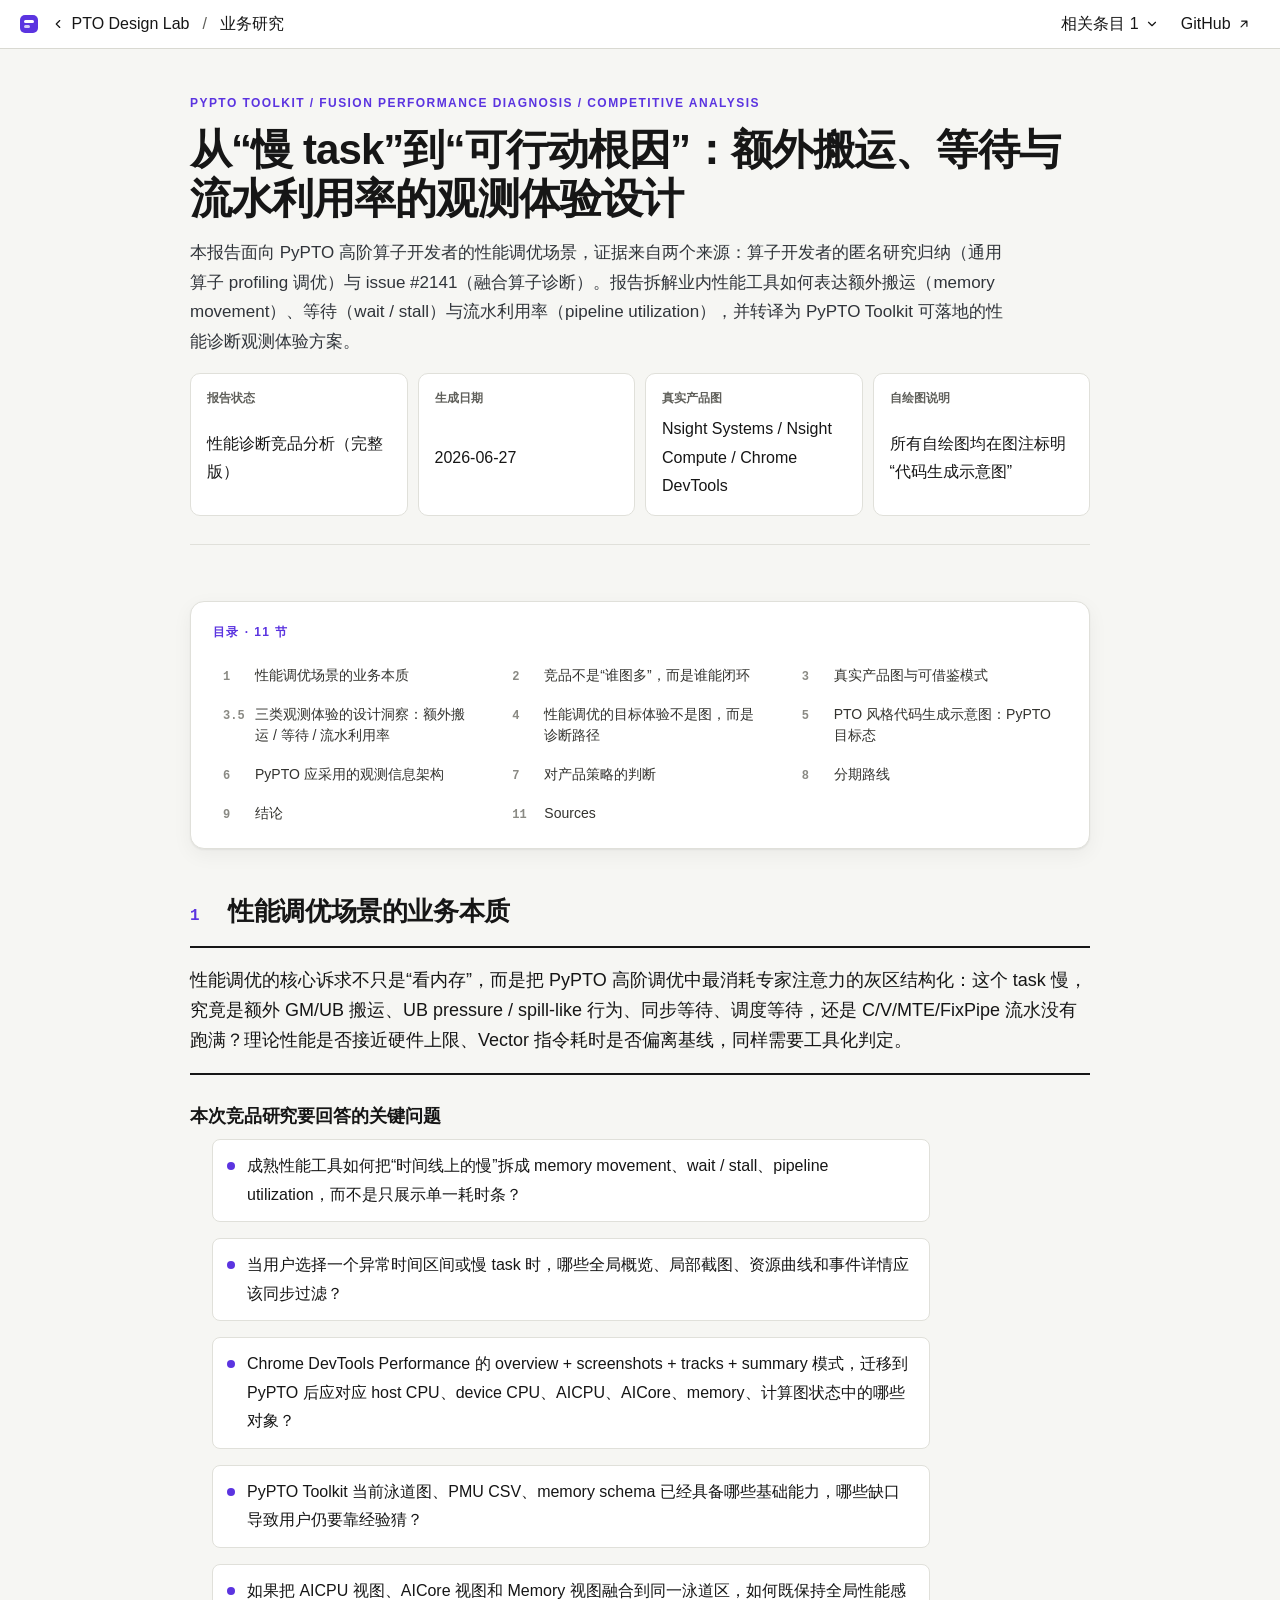
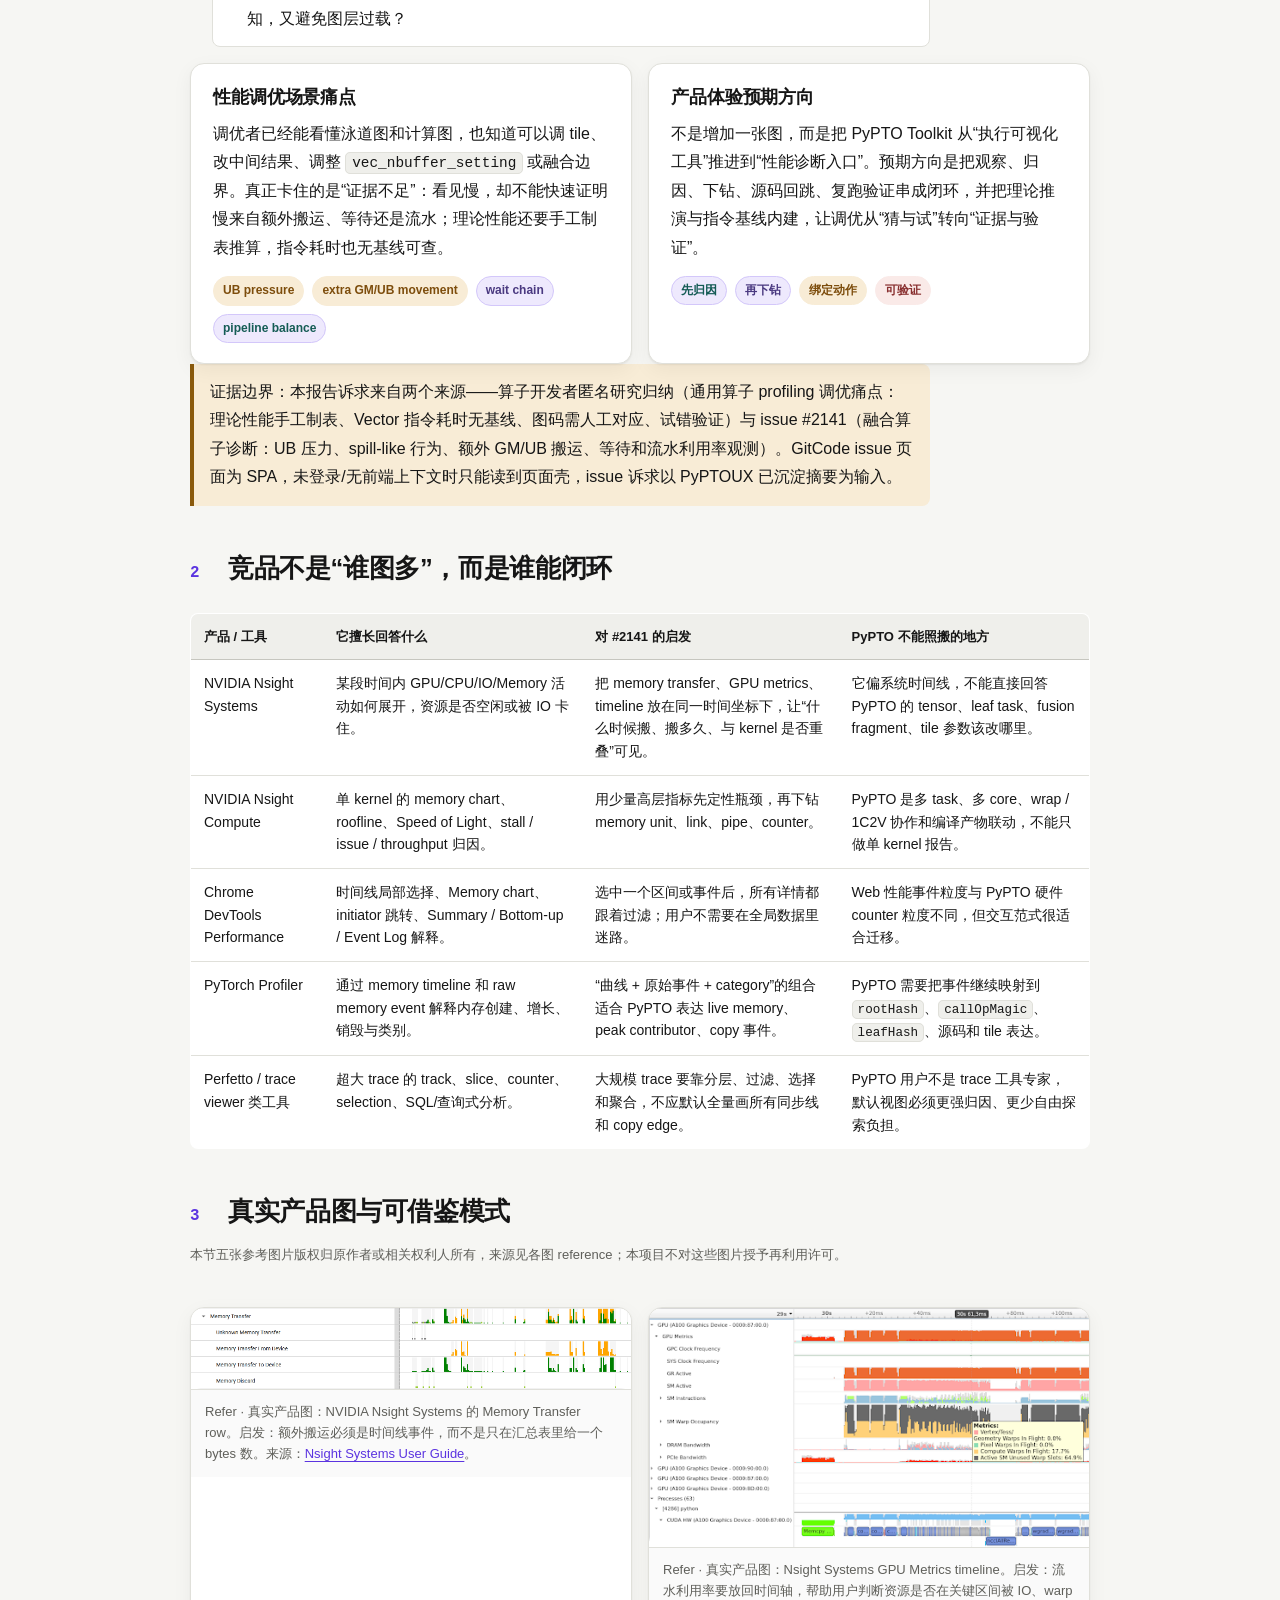
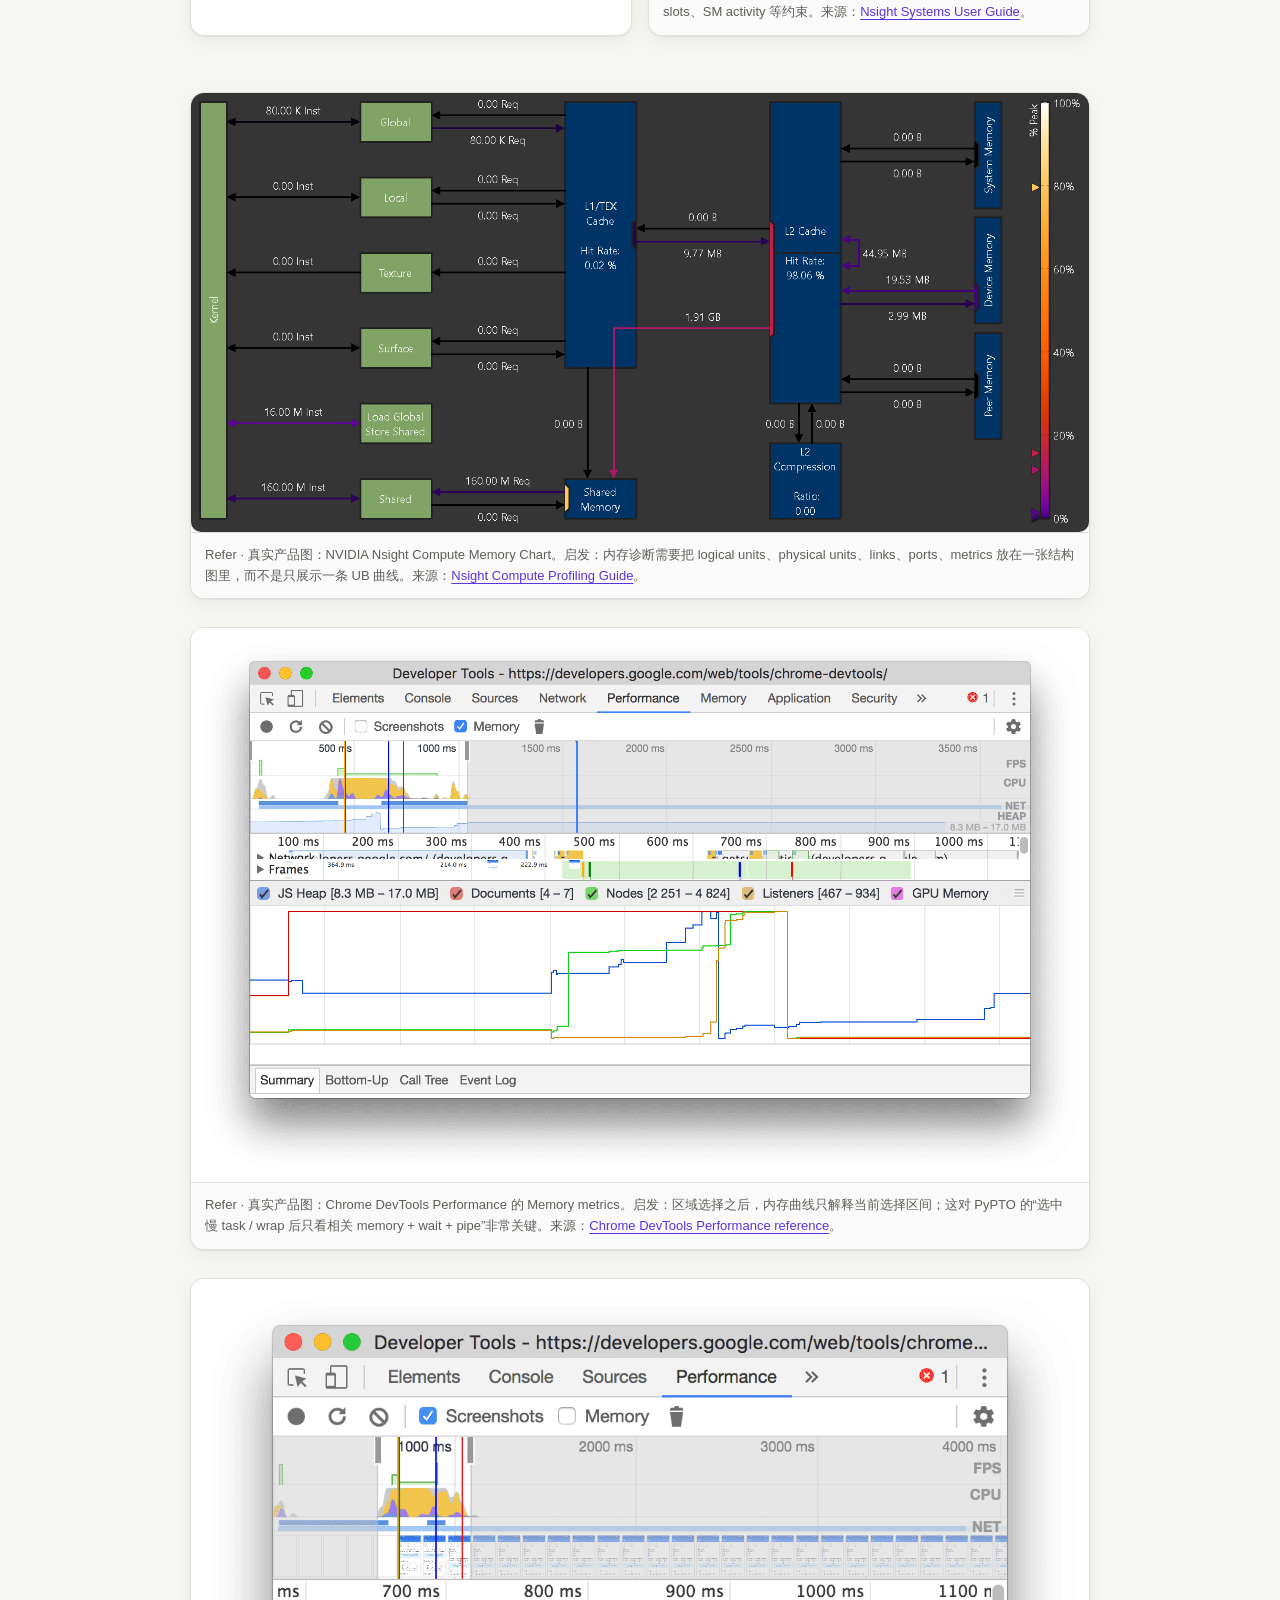
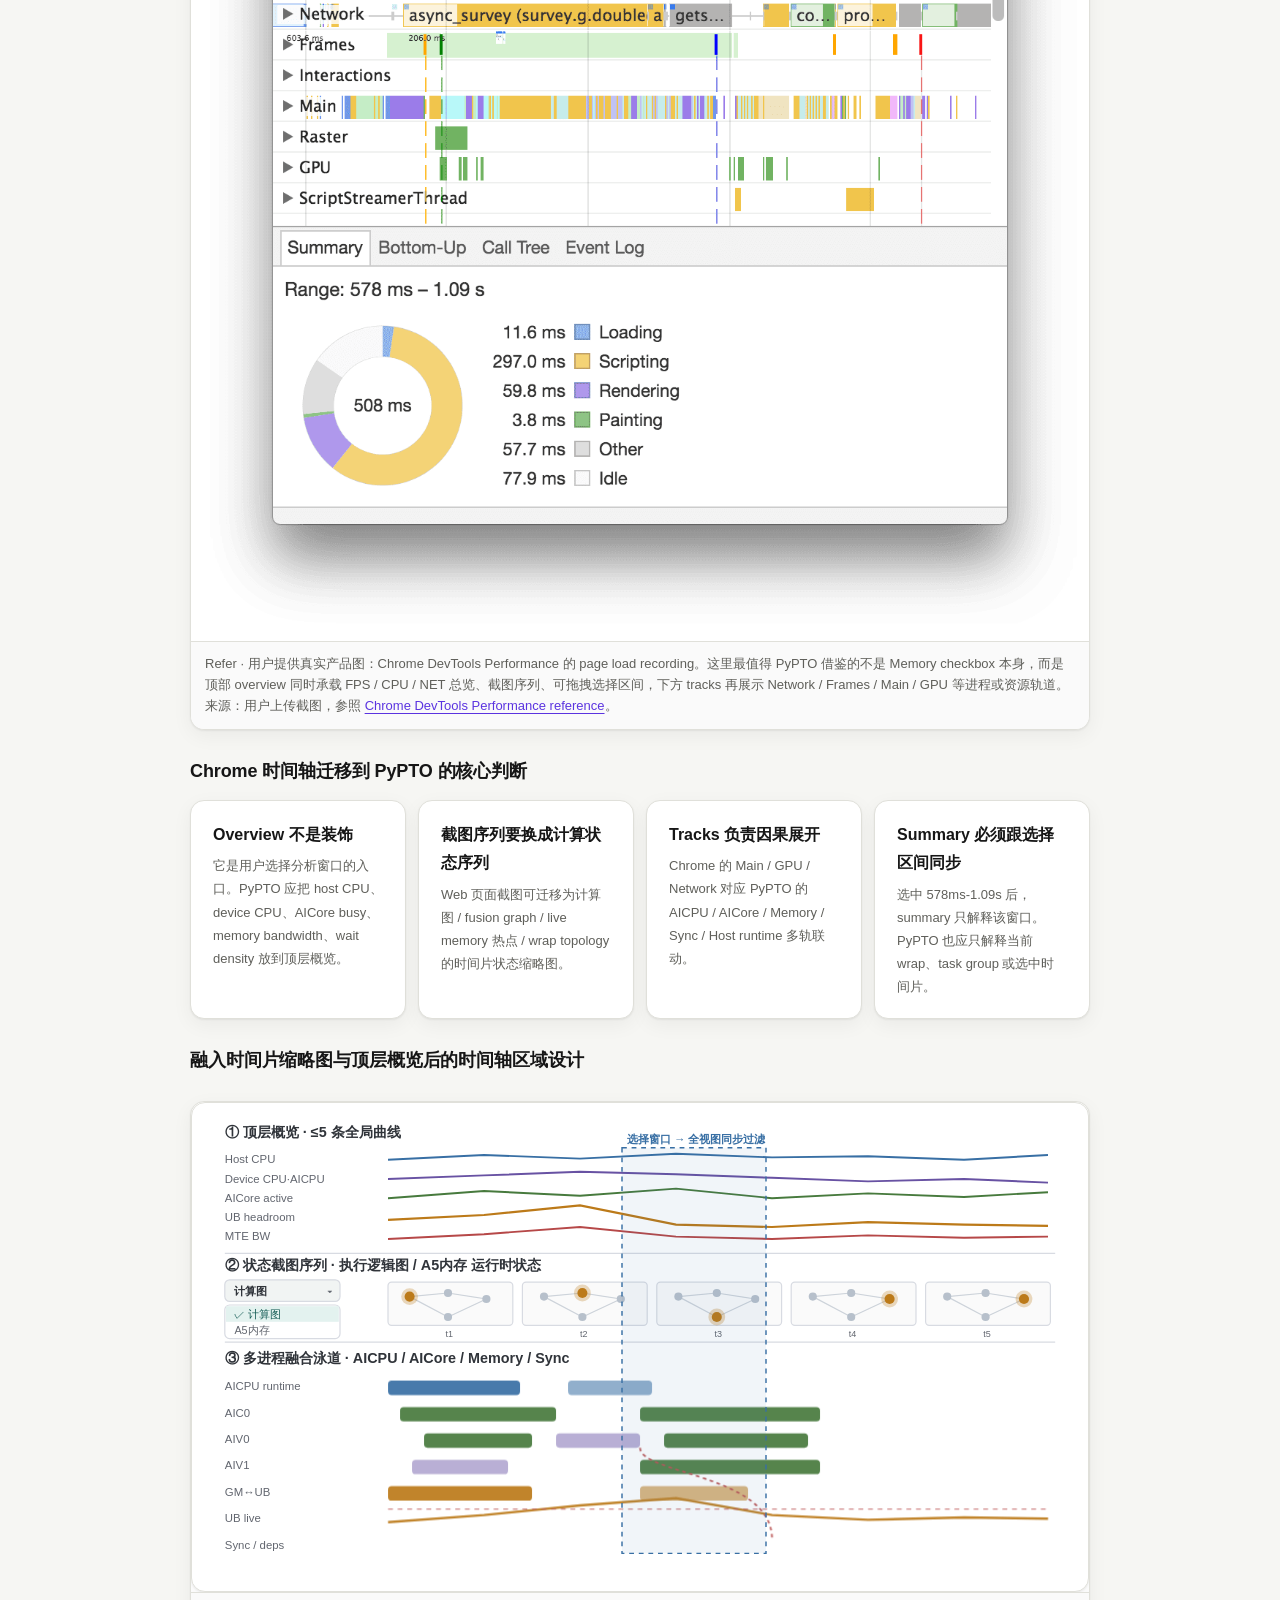
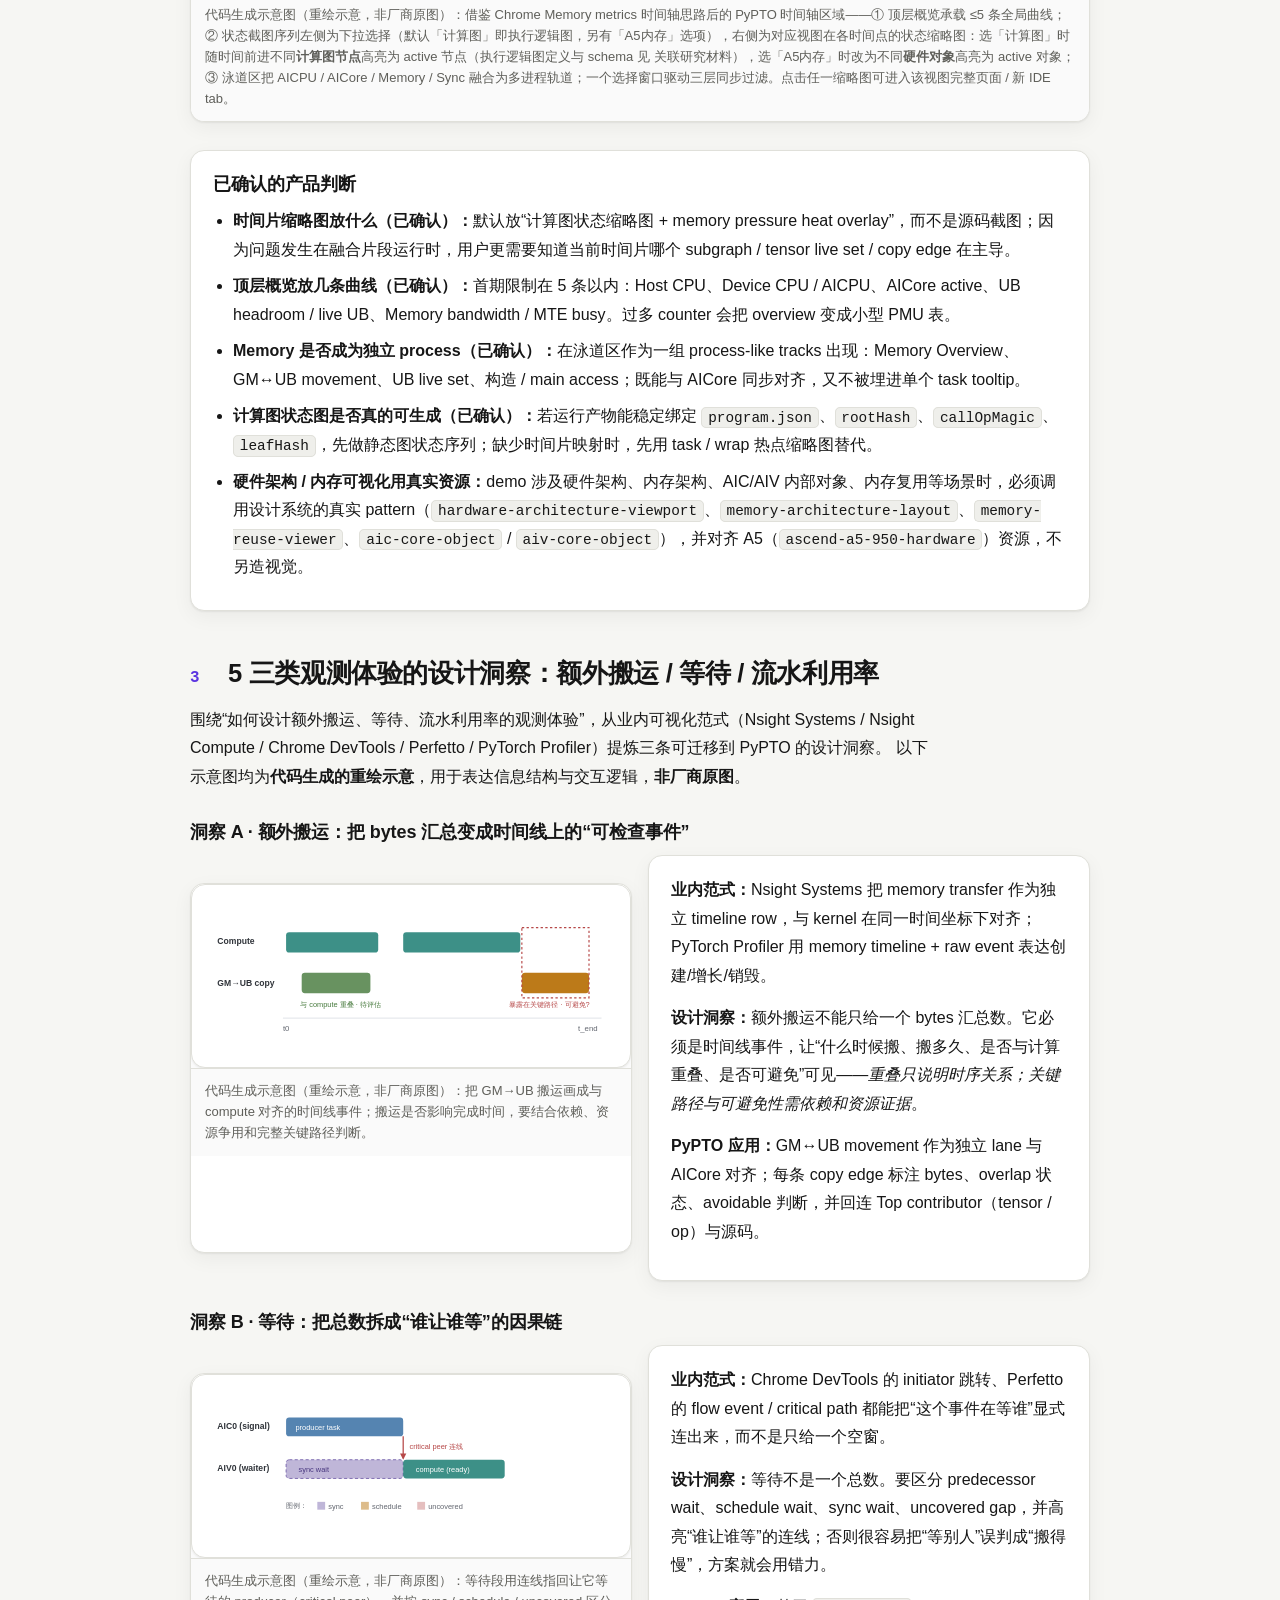
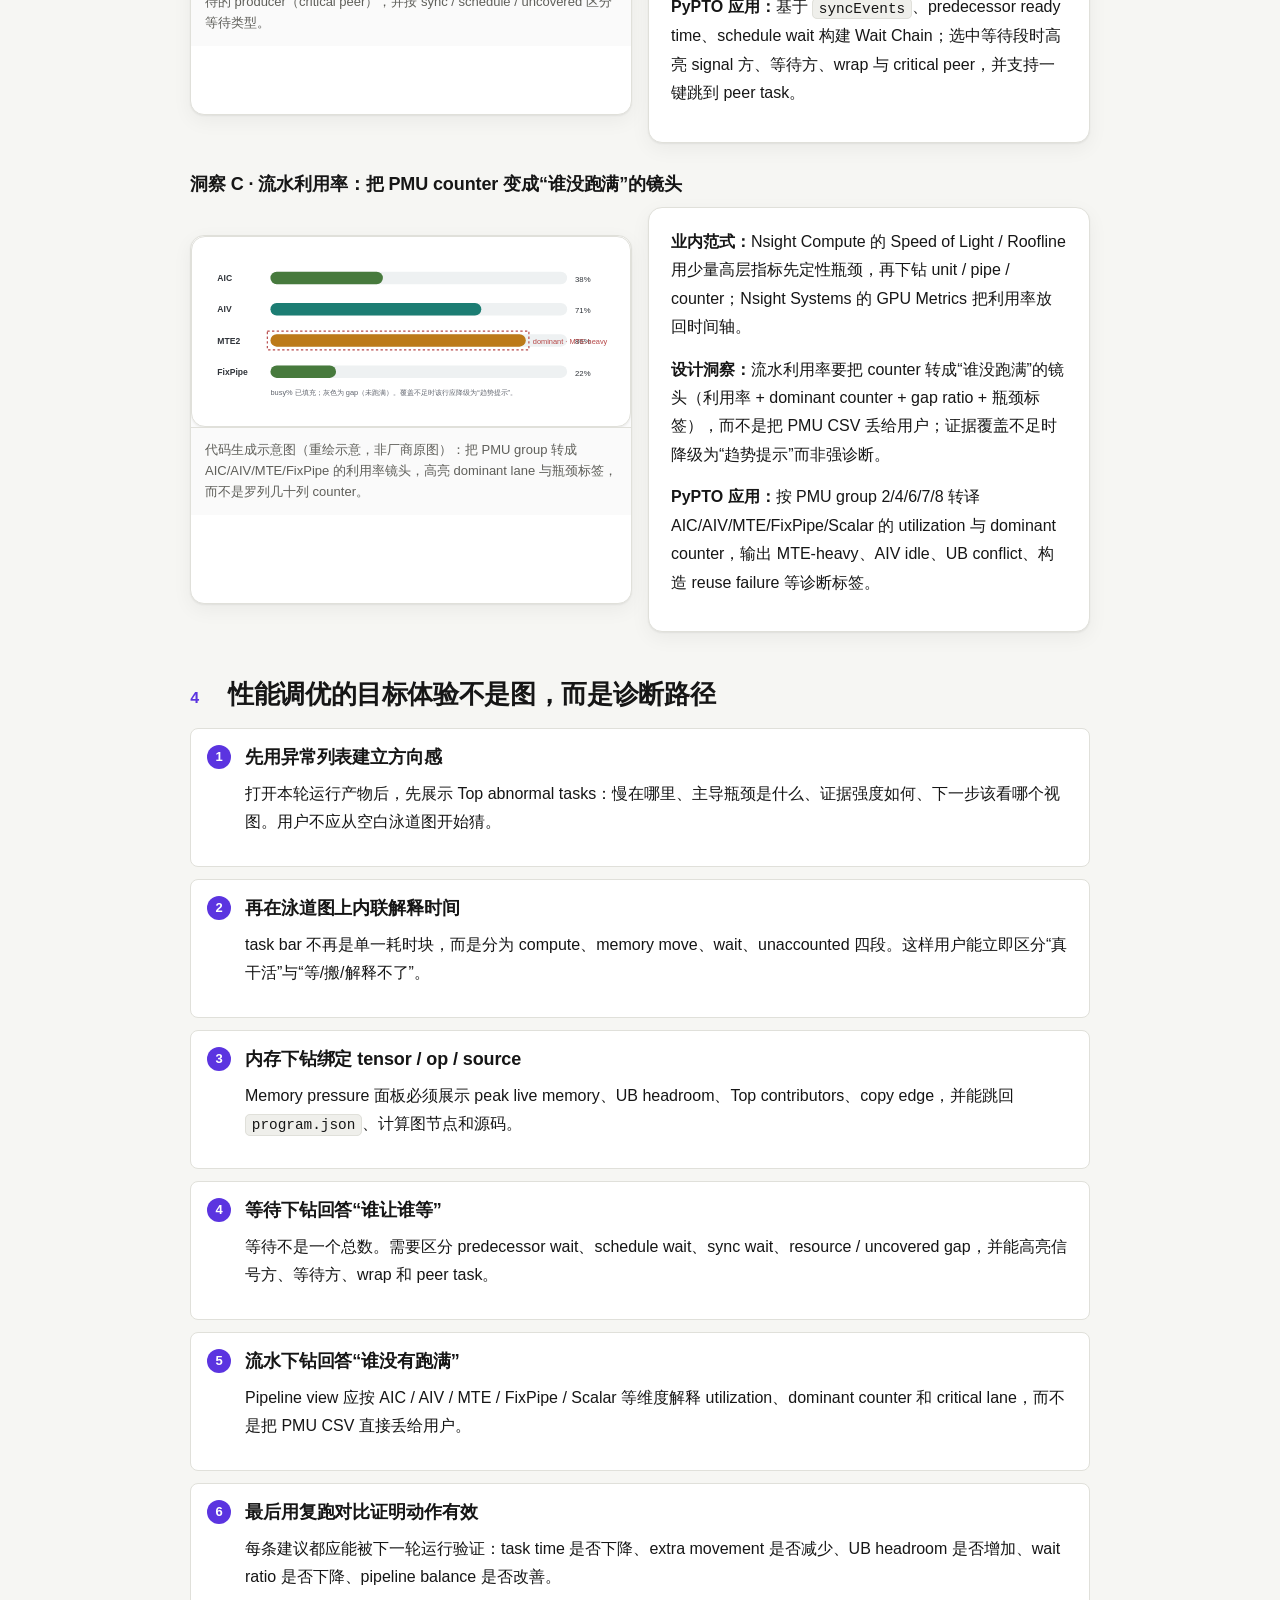
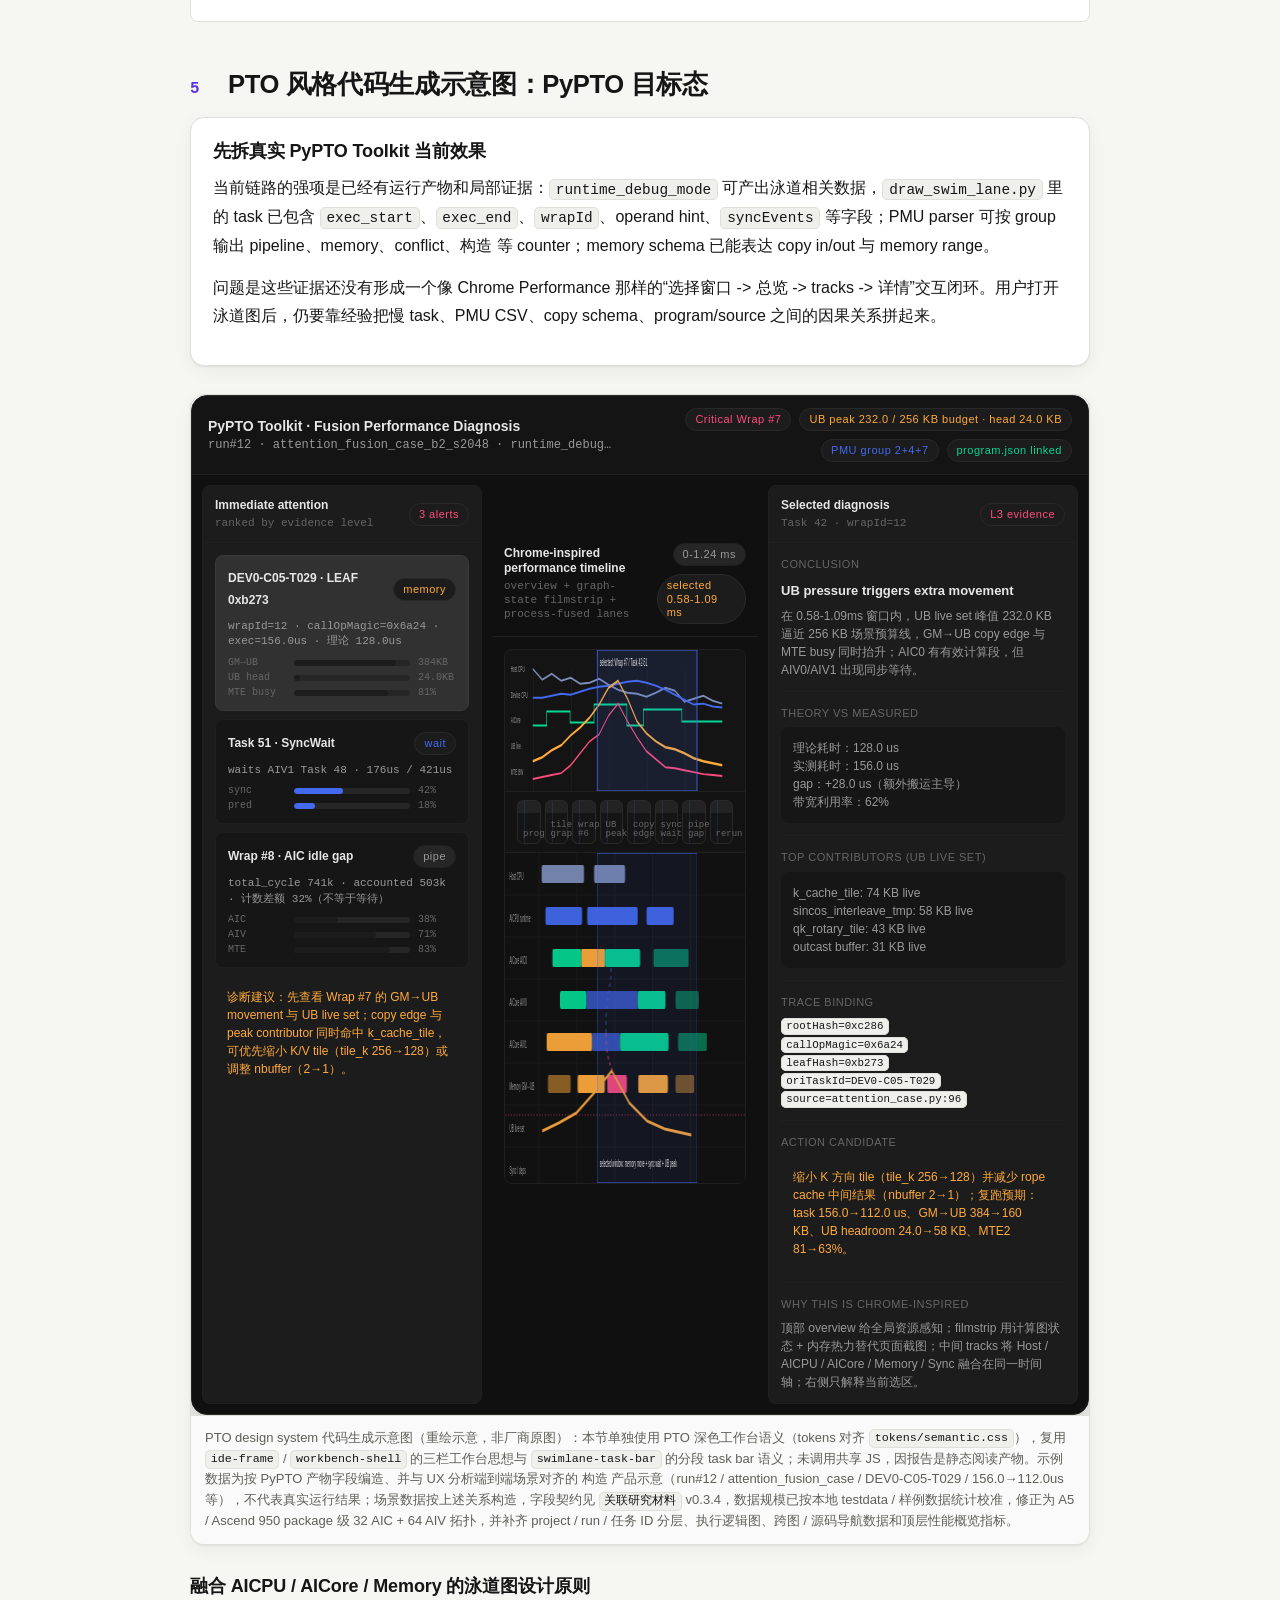
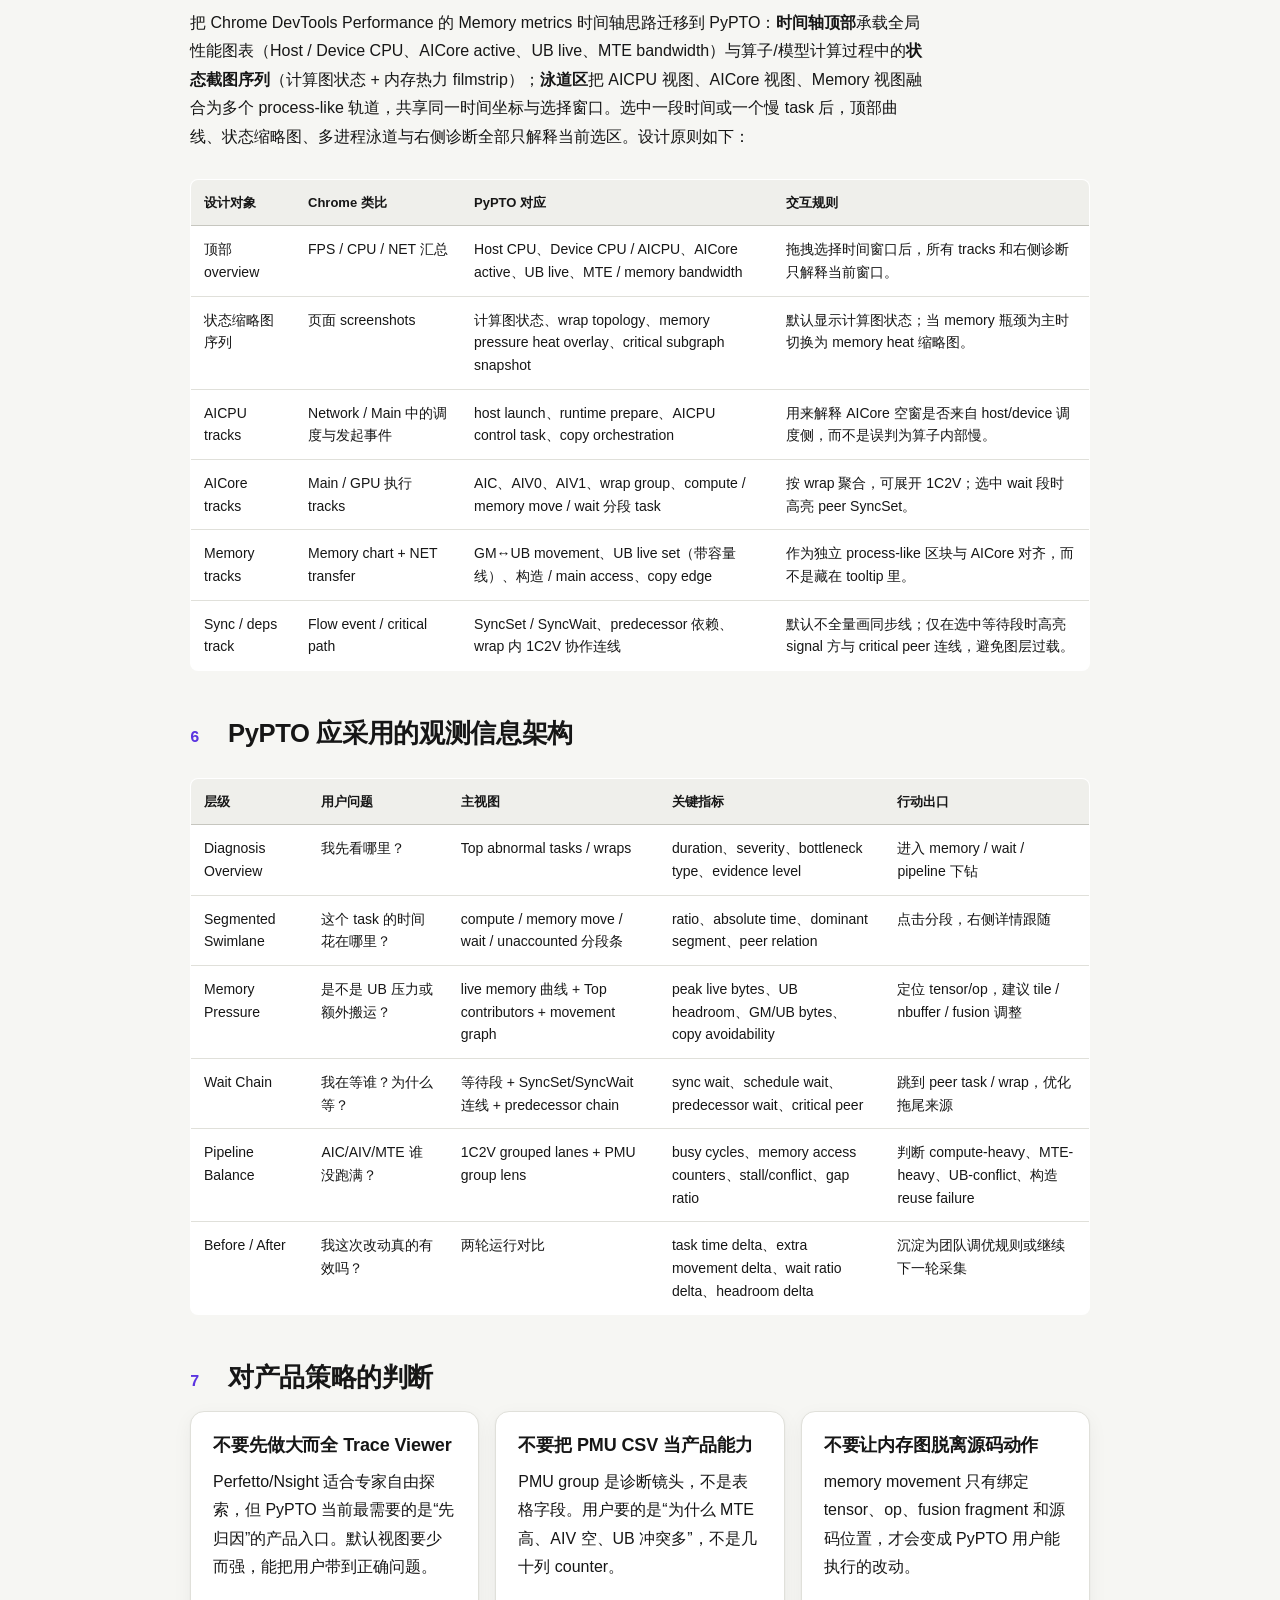
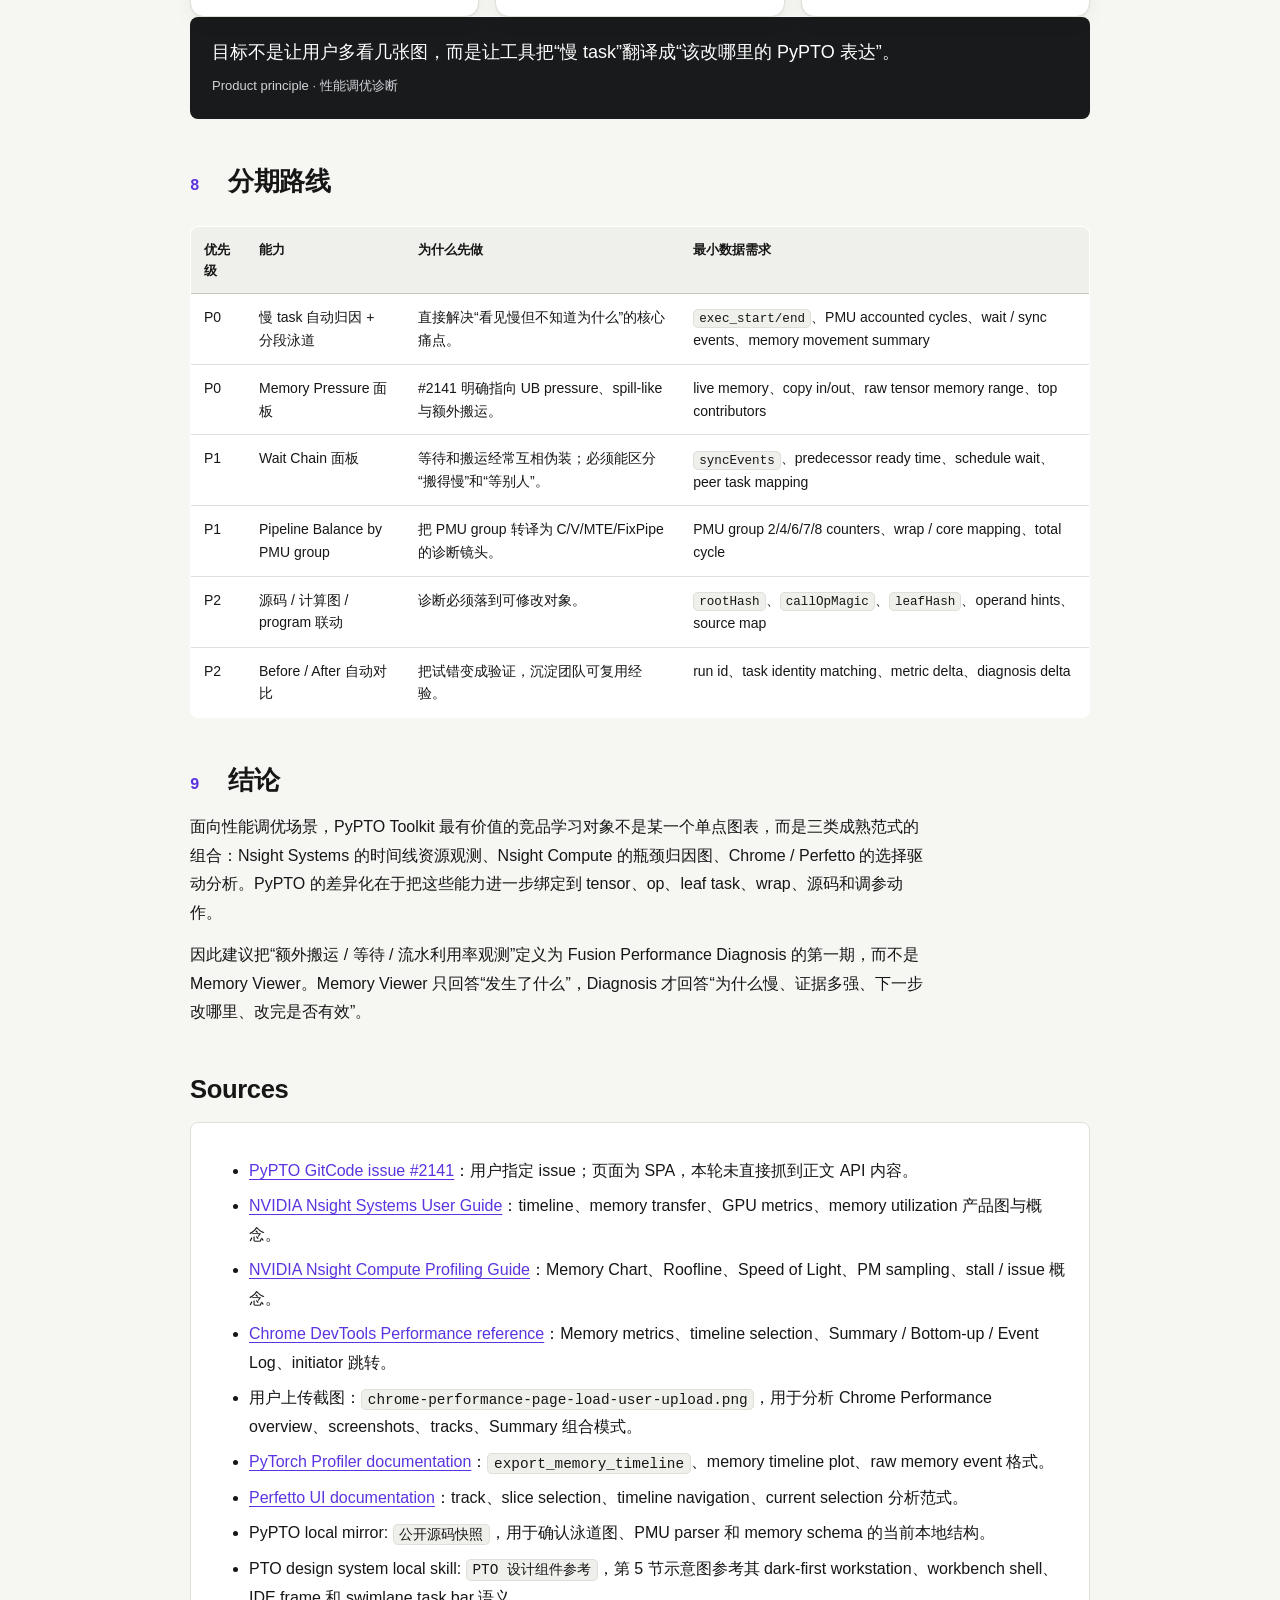
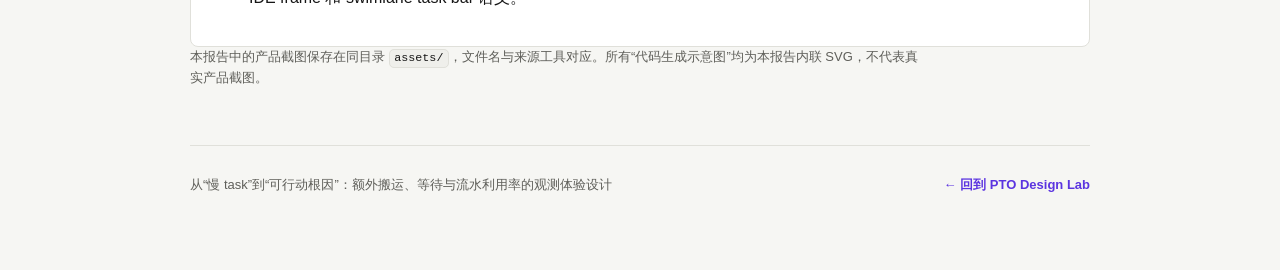
<file: research/performance-diagnosis-benchmark/index.html>
<!DOCTYPE html>
<html lang="zh-CN">
<head>
  <meta charset="utf-8">
  <meta name="viewport" content="width=device-width, initial-scale=1"><meta name="color-scheme" content="light">
  <title>PyPTO 融合算子性能诊断竞品分析：额外搬运 / 等待 / 流水利用率观测体验</title>
  <style>
    :root {
      --ink: #191a1c;
      --muted: #62666f;
      --line: #d8dbe2;
      --paper: #fbfaf7;
      --surface: #ffffff;
      --surface-2: #f1f4f3;
      --teal: #1c7d73;
      --amber: #bc7a19;
      --violet: #6852a3;
      --red: #b64848;
      --green: #477a3d;
      --blue: #386fa4;
      --soft-teal: #e3f2ef;
      --soft-amber: #fff1d7;
      --soft-violet: #eee9fa;
      --soft-red: #fae8e7;
      --shadow: 0 10px 28px rgba(20, 24, 32, 0.08);
    }

    * { box-sizing: border-box; }

    body {
      margin: 0;
      color: var(--ink);
      background: var(--paper);
      font: 15px/1.72 -apple-system, BlinkMacSystemFont, "Segoe UI", "Noto Sans SC", "PingFang SC", Arial, sans-serif;
    }

    a { color: var(--blue); text-decoration-thickness: 1px; text-underline-offset: 3px; }
    code { font-family: ui-monospace, SFMono-Regular, Menlo, Consolas, monospace; font-size: 0.92em; }

    .page {
      max-width: 1180px;
      margin: 0 auto;
      padding: 44px 28px 72px;
    }

    header {
      border-bottom: 2px solid var(--ink);
      padding-bottom: 28px;
      margin-bottom: 28px;
    }

    .kicker {
      margin: 0 0 10px;
      color: var(--teal);
      font-size: 13px;
      font-weight: 700;
      letter-spacing: 0.06em;
      text-transform: uppercase;
    }

    h1 {
      margin: 0;
      max-width: 980px;
      font-size: clamp(28px, 4vw, 42px);
      line-height: 1.12;
      letter-spacing: 0;
    }

    .lead {
      max-width: 900px;
      margin: 22px 0 0;
      color: #30343a;
      font-size: 16px;
      line-height: 1.7;
    }

    .meta-grid {
      display: grid;
      grid-template-columns: repeat(4, minmax(0, 1fr));
      gap: 12px;
      margin-top: 24px;
    }

    .meta-item {
      background: var(--surface);
      border: 1px solid var(--line);
      border-radius: 8px;
      padding: 14px;
    }

    .meta-item strong {
      display: block;
      margin-bottom: 4px;
      font-size: 12px;
      color: var(--muted);
      font-weight: 700;
    }

    section {
      margin: 38px 0;
      padding-top: 8px;
    }

    h2 {
      margin: 0 0 16px;
      font-size: 24px;
      line-height: 1.2;
      letter-spacing: 0;
    }

    h3 {
      margin: 0 0 10px;
      font-size: 17px;
      line-height: 1.3;
      letter-spacing: 0;
    }

    p { margin: 0 0 14px; }

    .note {
      border-left: 4px solid var(--amber);
      background: var(--soft-amber);
      padding: 14px 16px;
      border-radius: 0 8px 8px 0;
    }

    .grid-2 {
      display: grid;
      grid-template-columns: 1fr 1fr;
      gap: 16px;
    }

    .grid-3 {
      display: grid;
      grid-template-columns: repeat(3, minmax(0, 1fr));
      gap: 16px;
    }

    .box {
      background: var(--surface);
      border: 1px solid var(--line);
      border-radius: 8px;
      padding: 18px;
      box-shadow: var(--shadow);
    }

    .box.plain {
      box-shadow: none;
    }

    .tag-row {
      display: flex;
      flex-wrap: wrap;
      gap: 8px;
      margin: 12px 0 0;
    }

    .tag {
      display: inline-flex;
      align-items: center;
      border-radius: 999px;
      padding: 3px 9px;
      font-size: 12px;
      font-weight: 700;
      background: var(--surface-2);
      color: #34383f;
      border: 1px solid var(--line);
    }

    .tag.teal { background: var(--soft-teal); color: #155c55; border-color: #b7d8d2; }
    .tag.amber { background: var(--soft-amber); color: #7d4d0c; border-color: #efcf92; }
    .tag.violet { background: var(--soft-violet); color: #4a3980; border-color: #cec1ef; }
    .tag.red { background: var(--soft-red); color: #893030; border-color: #efc0bc; }

    table {
      width: 100%;
      border-collapse: collapse;
      background: var(--surface);
      border: 1px solid var(--line);
      border-radius: 8px;
      overflow: hidden;
    }

    th, td {
      border-bottom: 1px solid var(--line);
      padding: 12px 13px;
      text-align: left;
      vertical-align: top;
    }

    th {
      background: #edeff0;
      color: #30343a;
      font-size: 13px;
      font-weight: 800;
    }

    tr:last-child td { border-bottom: 0; }

    .figure {
      margin: 18px 0;
      background: var(--surface);
      border: 1px solid var(--line);
      border-radius: 8px;
      overflow: hidden;
      box-shadow: var(--shadow);
    }

    .figure img {
      display: block;
      width: 100%;
      height: auto;
      background: #fff;
    }

    .figure .svg-wrap {
      padding: 16px;
      background: #fff;
      overflow-x: auto;
    }

    figcaption {
      padding: 12px 14px;
      color: var(--muted);
      border-top: 1px solid var(--line);
      font-size: 13px;
      line-height: 1.55;
      background: #fafafa;
    }

    .source-note {
      color: var(--muted);
      font-size: 13px;
    }

    .decision {
      border-top: 2px solid var(--ink);
      border-bottom: 2px solid var(--ink);
      padding: 18px 0;
      margin: 18px 0;
      font-size: 18px;
      line-height: 1.65;
    }

    .numbered {
      counter-reset: item;
      display: grid;
      gap: 12px;
    }

    .numbered .step {
      position: relative;
      padding: 15px 16px 15px 54px;
      background: var(--surface);
      border: 1px solid var(--line);
      border-radius: 8px;
    }

    .numbered .step::before {
      counter-increment: item;
      content: counter(item);
      position: absolute;
      left: 16px;
      top: 16px;
      width: 24px;
      height: 24px;
      border-radius: 50%;
      display: grid;
      place-items: center;
      color: #fff;
      background: var(--teal);
      font-weight: 800;
      font-size: 13px;
    }

    .quote {
      font-size: 18px;
      line-height: 1.55;
      padding: 22px;
      border-radius: 8px;
      background: #191a1c;
      color: #fff;
    }

    .quote small {
      display: block;
      margin-top: 10px;
      color: #d0d3d8;
      font-size: 13px;
    }

    .legend {
      display: flex;
      flex-wrap: wrap;
      gap: 10px;
      margin-top: 12px;
    }

    .legend span {
      display: inline-flex;
      gap: 6px;
      align-items: center;
      color: var(--muted);
      font-size: 13px;
    }

    .dot {
      width: 10px;
      height: 10px;
      border-radius: 50%;
      display: inline-block;
    }

    .question-list {
      display: grid;
      gap: 10px;
      margin: 16px 0 18px;
      padding-left: 0;
      list-style: none;
    }

    .question-list li {
      position: relative;
      padding: 12px 14px 12px 34px;
      background: var(--surface);
      border: 1px solid var(--line);
      border-radius: 8px;
    }

    .question-list li::before {
      content: "";
      position: absolute;
      left: 14px;
      top: 22px;
      width: 8px;
      height: 8px;
      border-radius: 50%;
      background: var(--teal);
    }

    .insight-list {
      margin: 0;
      padding-left: 20px;
    }

    .insight-list li {
      margin-bottom: 8px;
    }

    .callout-grid {
      display: grid;
      grid-template-columns: repeat(4, minmax(0, 1fr));
      gap: 12px;
      margin: 16px 0;
    }

    .callout {
      border: 1px solid var(--line);
      background: var(--surface);
      border-radius: 8px;
      padding: 13px;
    }

    .callout strong {
      display: block;
      margin-bottom: 5px;
    }

    .callout p {
      color: var(--muted);
      font-size: 13px;
      margin: 0;
    }

    .pto-module {
      --background: #101010;
      --background-elevated: #141414;
      --surface-1: #161616;
      --surface-2: #1c1c1c;
      --surface-3: #262626;
      --surface-4: #313131;
      --foreground: #e6e6e6;
      --foreground-secondary: #999999;
      --foreground-muted: #666666;
      --border-subtle: #202020;
      --border-default: #292929;
      --border-strong: #3a3a3a;
      --primary: #4369ef;
      --success: #04d793;
      --warning: #ffaa3b;
      --danger: #ff4b7b;
      --accent: #7c8db8;
      --space-1: 4px;
      --space-2: 8px;
      --space-3: 12px;
      --space-4: 16px;
      --space-5: 20px;
      --space-6: 24px;
      --radius-sm: 6px;
      --radius-md: 8px;
      --radius-lg: 12px;
      --radius-xl: 16px;
      --radius-pill: 999px;
      --font-sans: Inter, "Source Han Sans SC", "PingFang SC", "Noto Sans SC", sans-serif;
      --font-mono: "JetBrains Mono", "Fira Code", Consolas, monospace;
      overflow: hidden;
      border-radius: var(--radius-xl);
      border: 1px solid var(--border-default);
      background: var(--background);
      color: var(--foreground);
      font-family: var(--font-sans);
      box-shadow: 0 18px 42px rgba(0, 0, 0, 0.28);
    }

    .pto-module * {
      box-sizing: border-box;
    }

    .pto-ide-chrome {
      display: flex;
      align-items: center;
      justify-content: space-between;
      gap: var(--space-3);
      padding: var(--space-3) var(--space-4);
      background: var(--background-elevated);
      border-bottom: 1px solid var(--border-subtle);
    }

    .pto-ide-title {
      display: flex;
      flex-direction: column;
      gap: 2px;
      min-width: 0;
    }

    .pto-ide-title strong {
      font-size: 14px;
      line-height: 1.3;
      font-weight: 600;
      color: var(--foreground);
    }

    .pto-ide-title span {
      color: var(--foreground-secondary);
      font: 500 12px/1.4 var(--font-mono);
      white-space: nowrap;
      overflow: hidden;
      text-overflow: ellipsis;
    }

    .pto-chip-row {
      display: flex;
      flex-wrap: wrap;
      gap: var(--space-2);
      justify-content: flex-end;
    }

    .pto-chip {
      border-radius: var(--radius-pill);
      background: var(--surface-3);
      color: var(--foreground-secondary);
      padding: 4px 9px;
      font-size: 11px;
      font-weight: 500;
      line-height: 1.2;
      letter-spacing: 0.5px;
      border: 1px solid var(--border-subtle);
    }

    .pto-chip.warning { color: var(--warning); }
    .pto-chip.success { color: var(--success); }
    .pto-chip.danger { color: var(--danger); }
    .pto-chip.primary { color: var(--primary); }

    .pto-workbench {
      display: grid;
      grid-template-columns: 280px minmax(0, 1fr) 310px;
      gap: 10px;
      padding: 10px;
      min-height: 660px;
      background: var(--background);
    }

    .pto-pane {
      min-width: 0;
      background: var(--surface-2);
      border: 1px solid var(--border-subtle);
      border-radius: var(--radius-md);
      overflow: hidden;
      display: flex;
      flex-direction: column;
    }

    .pto-pane-header {
      min-height: 42px;
      display: flex;
      align-items: center;
      justify-content: space-between;
      gap: var(--space-2);
      padding: var(--space-3);
      border-bottom: 1px solid var(--border-subtle);
    }

    .pto-pane-title {
      display: flex;
      flex-direction: column;
      gap: 2px;
    }

    .pto-pane-title strong {
      color: var(--foreground);
      font-size: 12px;
      font-weight: 600;
      line-height: 1.3;
    }

    .pto-pane-title span {
      color: var(--foreground-muted);
      font: 500 11px/1.3 var(--font-mono);
    }

    .pto-pane-body {
      padding: var(--space-3);
      overflow: hidden;
    }

    .pto-attention {
      display: grid;
      gap: var(--space-2);
    }

    .pto-attention-card {
      background: var(--surface-1);
      border-radius: var(--radius-md);
      padding: var(--space-3);
      border: 1px solid var(--border-subtle);
    }

    .pto-attention-card.is-selected {
      background: var(--surface-4);
      border-color: var(--border-strong);
    }

    .pto-attention-top {
      display: flex;
      align-items: center;
      justify-content: space-between;
      gap: var(--space-2);
      margin-bottom: var(--space-2);
    }

    .pto-attention-name {
      color: var(--foreground);
      font-size: 12px;
      font-weight: 600;
    }

    .pto-attention-meta {
      color: var(--foreground-secondary);
      font: 500 11px/1.4 var(--font-mono);
    }

    .pto-mini-bars {
      display: grid;
      gap: 5px;
      margin-top: var(--space-2);
    }

    .pto-mini-bar {
      display: grid;
      grid-template-columns: 58px minmax(0, 1fr) 38px;
      gap: 8px;
      align-items: center;
      color: var(--foreground-muted);
      font: 500 10px/1 var(--font-mono);
    }

    .pto-mini-track {
      height: 6px;
      border-radius: var(--radius-pill);
      background: var(--surface-3);
      overflow: hidden;
    }

    .pto-mini-fill {
      height: 100%;
      border-radius: var(--radius-pill);
      background: var(--primary);
    }

    .pto-mini-fill.warning { background: var(--warning); }
    .pto-mini-fill.danger { background: var(--danger); }
    .pto-mini-fill.success { background: var(--success); }
    .pto-timeline {
      background: var(--surface-1);
      border: 1px solid var(--border-subtle);
      border-radius: var(--radius-md);
      overflow: hidden;
    }

    .pto-overview {
      height: 142px;
      position: relative;
      border-bottom: 1px solid var(--border-subtle);
      background: linear-gradient(180deg, #181818, #141414);
    }

    .pto-overview svg,
    .pto-lanes svg {
      display: block;
      width: 100%;
      height: 100%;
    }

    .pto-filmstrip {
      display: grid;
      grid-template-columns: repeat(8, 1fr);
      gap: 4px;
      padding: 8px 12px;
      border-bottom: 1px solid var(--border-subtle);
      background: #131313;
    }

    .pto-frame-thumb {
      min-height: 44px;
      border-radius: var(--radius-sm);
      border: 1px solid var(--border-default);
      background:
        linear-gradient(90deg, transparent 0 28%, rgba(67,105,239,0.18) 28% 32%, transparent 32%),
        linear-gradient(180deg, #232323 0 28%, #151515 28% 100%);
      position: relative;
    }

    .pto-frame-thumb::after {
      content: attr(data-label);
      position: absolute;
      left: 5px;
      bottom: 4px;
      color: var(--foreground-muted);
      font: 500 9px/1 var(--font-mono);
    }

    .pto-lanes {
      height: 330px;
      position: relative;
      background: #111;
    }

    .pto-inspector {
      display: grid;
      gap: var(--space-3);
    }

    .pto-inspector-section {
      border-bottom: 1px solid var(--border-subtle);
      padding-bottom: var(--space-3);
    }

    .pto-inspector-section:last-child {
      border-bottom: 0;
      padding-bottom: 0;
    }

    .pto-inspector-kicker {
      color: var(--foreground-muted);
      font-size: 11px;
      letter-spacing: 0.5px;
      text-transform: uppercase;
      margin-bottom: 4px;
    }

    .pto-inspector-section strong {
      display: block;
      color: var(--foreground);
      font-size: 13px;
      font-weight: 600;
      margin-bottom: 5px;
    }

    .pto-inspector-section p {
      color: var(--foreground-secondary);
      font-size: 12px;
      line-height: 1.5;
      margin: 0;
    }

    .pto-soft-card {
      background: var(--surface-1);
      border-radius: var(--radius-md);
      padding: var(--space-3);
      color: var(--foreground-secondary);
      font-size: 12px;
      line-height: 1.5;
    }

    .pto-soft-card.warning {
      color: var(--warning);
      background: rgba(255, 170, 59, 0.09);
    }

    .pto-soft-card.danger {
      color: var(--danger);
      background: rgba(255, 75, 123, 0.09);
    }

    .sources {
      background: var(--surface);
      border: 1px solid var(--line);
      border-radius: 8px;
      padding: 18px;
    }

    .sources li { margin-bottom: 7px; }

    @media (max-width: 880px) {
      .page { padding: 30px 18px 54px; }
      .meta-grid, .grid-2, .grid-3, .callout-grid { grid-template-columns: 1fr; }
      h1 { font-size: 30px; }
      .lead { font-size: 15px; }
      table { font-size: 13px; }
      th, td { padding: 10px; }
      .pto-workbench { grid-template-columns: 1fr; }
      .pto-chip-row { justify-content: flex-start; }
    }
  </style>
<!-- PDL-READING-LAYER-START -->
<link id="pdl-reading-layer" rel="stylesheet" href="../../_shared/report-reading.css?v=825d3e9441695dc2">
<style id="pdl-reading-dark">
/* 深色覆盖：由 drafts/preview/dark_overrides.py 从本报告自带 CSS 的字面颜色推导，
   按明度分档映射到深色色阶。只换颜色，不改尺寸、布局与正文。 */
:root[data-theme="dark"] .lead { color: #ececea; }
:root[data-theme="dark"] .tag { color: #ececea; }
:root[data-theme="dark"] .tag.teal { color: #ececea; border-color: #44444a; }
:root[data-theme="dark"] .tag.amber { color: #ececea; border-color: #44444a; }
:root[data-theme="dark"] .tag.violet { color: #ececea; border-color: #44444a; }
:root[data-theme="dark"] .tag.red { color: #ececea; border-color: #44444a; }
:root[data-theme="dark"] th { background: #232327; color: #ececea; }
:root[data-theme="dark"] .figure img { background: #1a1a1d; }
:root[data-theme="dark"] .figure .svg-wrap { background: #1a1a1d; }
:root[data-theme="dark"] figcaption { background: #1a1a1d; }
</style>
<script id="pdl-reading-layer-js" src="../../_shared/report-reading.js?v=825d3e9441695dc2"></script>
<!-- PDL-READING-LAYER-END -->

</head>
<body>
  <main class="page">
    <header>
      <p class="kicker">PyPTO Toolkit / Fusion Performance Diagnosis / Competitive Analysis</p>
      <h1>从“慢 task”到“可行动根因”：额外搬运、等待与流水利用率的观测体验设计</h1>
      <p class="lead">
        本报告面向 PyPTO 高阶算子开发者的性能调优场景，证据来自两个来源：算子开发者的匿名研究归纳（通用算子 profiling 调优）与 issue #2141（融合算子诊断）。报告拆解业内性能工具如何表达额外搬运（memory movement）、等待（wait / stall）与流水利用率（pipeline utilization），并转译为 PyPTO Toolkit 可落地的性能诊断观测体验方案。
      </p>
      <div class="meta-grid">
        <div class="meta-item"><strong>报告状态</strong>性能诊断竞品分析（完整版）</div>
        <div class="meta-item"><strong>生成日期</strong>2026-06-27</div>
        <div class="meta-item"><strong>真实产品图</strong>Nsight Systems / Nsight Compute / Chrome DevTools</div>
        <div class="meta-item"><strong>自绘图说明</strong>所有自绘图均在图注标明“代码生成示意图”</div>
      </div>
    </header>

    <section>
      <h2>1. 性能调优场景的业务本质</h2>
      <div class="decision">
        性能调优的核心诉求不只是“看内存”，而是把 PyPTO 高阶调优中最消耗专家注意力的灰区结构化：这个 task 慢，究竟是额外 GM/UB 搬运、UB pressure / spill-like 行为、同步等待、调度等待，还是 C/V/MTE/FixPipe 流水没有跑满？理论性能是否接近硬件上限、Vector 指令耗时是否偏离基线，同样需要工具化判定。
      </div>
      <h3>本次竞品研究要回答的关键问题</h3>
      <ul class="question-list">
        <li>成熟性能工具如何把“时间线上的慢”拆成 memory movement、wait / stall、pipeline utilization，而不是只展示单一耗时条？</li>
        <li>当用户选择一个异常时间区间或慢 task 时，哪些全局概览、局部截图、资源曲线和事件详情应该同步过滤？</li>
        <li>Chrome DevTools Performance 的 overview + screenshots + tracks + summary 模式，迁移到 PyPTO 后应对应 host CPU、device CPU、AICPU、AICore、memory、计算图状态中的哪些对象？</li>
        <li>PyPTO Toolkit 当前泳道图、PMU CSV、memory schema 已经具备哪些基础能力，哪些缺口导致用户仍要靠经验猜？</li>
        <li>如果把 AICPU 视图、AICore 视图和 Memory 视图融合到同一泳道区，如何既保持全局性能感知，又避免图层过载？</li>
      </ul>
      <div class="grid-2">
        <div class="box plain">
          <h3>性能调优场景痛点</h3>
          <p>调优者已经能看懂泳道图和计算图，也知道可以调 tile、改中间结果、调整 <code>vec_nbuffer_setting</code> 或融合边界。真正卡住的是“证据不足”：看见慢，却不能快速证明慢来自额外搬运、等待还是流水；理论性能还要手工制表推算，指令耗时也无基线可查。</p>
          <div class="tag-row">
            <span class="tag amber">UB pressure</span>
            <span class="tag amber">extra GM/UB movement</span>
            <span class="tag violet">wait chain</span>
            <span class="tag teal">pipeline balance</span>
          </div>
        </div>
        <div class="box plain">
          <h3>产品体验预期方向</h3>
          <p>不是增加一张图，而是把 PyPTO Toolkit 从“执行可视化工具”推进到“性能诊断入口”。预期方向是把观察、归因、下钻、源码回跳、复跑验证串成闭环，并把理论推演与指令基线内建，让调优从“猜与试”转向“证据与验证”。</p>
          <div class="tag-row">
            <span class="tag teal">先归因</span>
            <span class="tag violet">再下钻</span>
            <span class="tag amber">绑定动作</span>
            <span class="tag red">可验证</span>
          </div>
        </div>
      </div>
      <p class="note">
        证据边界：本报告诉求来自两个来源——算子开发者匿名研究归纳（通用算子 profiling 调优痛点：理论性能手工制表、Vector 指令耗时无基线、图码需人工对应、试错验证）与 issue #2141（融合算子诊断：UB 压力、spill-like 行为、额外 GM/UB 搬运、等待和流水利用率观测）。GitCode issue 页面为 SPA，未登录/无前端上下文时只能读到页面壳，issue 诉求以 PyPTOUX 已沉淀摘要为输入。
      </p>
    </section>

    <section>
      <h2>2. 竞品不是“谁图多”，而是谁能闭环</h2>
      <table>
        <thead>
          <tr>
            <th>产品 / 工具</th>
            <th>它擅长回答什么</th>
            <th>对 #2141 的启发</th>
            <th>PyPTO 不能照搬的地方</th>
          </tr>
        </thead>
        <tbody>
          <tr>
            <td>NVIDIA Nsight Systems</td>
            <td>某段时间内 GPU/CPU/IO/Memory 活动如何展开，资源是否空闲或被 IO 卡住。</td>
            <td>把 memory transfer、GPU metrics、timeline 放在同一时间坐标下，让“什么时候搬、搬多久、与 kernel 是否重叠”可见。</td>
            <td>它偏系统时间线，不能直接回答 PyPTO 的 tensor、leaf task、fusion fragment、tile 参数该改哪里。</td>
          </tr>
          <tr>
            <td>NVIDIA Nsight Compute</td>
            <td>单 kernel 的 memory chart、roofline、Speed of Light、stall / issue / throughput 归因。</td>
            <td>用少量高层指标先定性瓶颈，再下钻 memory unit、link、pipe、counter。</td>
            <td>PyPTO 是多 task、多 core、wrap / 1C2V 协作和编译产物联动，不能只做单 kernel 报告。</td>
          </tr>
          <tr>
            <td>Chrome DevTools Performance</td>
            <td>时间线局部选择、Memory chart、initiator 跳转、Summary / Bottom-up / Event Log 解释。</td>
            <td>选中一个区间或事件后，所有详情都跟着过滤；用户不需要在全局数据里迷路。</td>
            <td>Web 性能事件粒度与 PyPTO 硬件 counter 粒度不同，但交互范式很适合迁移。</td>
          </tr>
          <tr>
            <td>PyTorch Profiler</td>
            <td>通过 memory timeline 和 raw memory event 解释内存创建、增长、销毁与类别。</td>
            <td>“曲线 + 原始事件 + category”的组合适合 PyPTO 表达 live memory、peak contributor、copy 事件。</td>
            <td>PyPTO 需要把事件继续映射到 <code>rootHash</code>、<code>callOpMagic</code>、<code>leafHash</code>、源码和 tile 表达。</td>
          </tr>
          <tr>
            <td>Perfetto / trace viewer 类工具</td>
            <td>超大 trace 的 track、slice、counter、selection、SQL/查询式分析。</td>
            <td>大规模 trace 要靠分层、过滤、选择和聚合，不应默认全量画所有同步线和 copy edge。</td>
            <td>PyPTO 用户不是 trace 工具专家，默认视图必须更强归因、更少自由探索负担。</td>
          </tr>
        </tbody>
      </table>
    </section>

    <section>
      <h2>3. 真实产品图与可借鉴模式</h2>
      <p class="source-note" id="reference-image-copyright">本节五张参考图片版权归原作者或相关权利人所有，来源见各图 reference；本项目不对这些图片授予再利用许可。</p>
      <div class="grid-2">
        <figure class="figure">
          <img src="assets/nsys-memory-transfer.png" alt="Nsight Systems memory transfer row screenshot">
          <figcaption>Refer · 
            真实产品图：NVIDIA Nsight Systems 的 Memory Transfer row。启发：额外搬运必须是时间线事件，而不是只在汇总表里给一个 bytes 数。来源：<a href="https://docs.nvidia.com/nsight-systems/UserGuide/index.html">Nsight Systems User Guide</a>。
          </figcaption>
        </figure>
        <figure class="figure">
          <img src="assets/nsys-gpu-metrics-timeline.png" alt="Nsight Systems GPU metrics timeline screenshot">
          <figcaption>Refer · 
            真实产品图：Nsight Systems GPU Metrics timeline。启发：流水利用率要放回时间轴，帮助用户判断资源是否在关键区间被 IO、warp slots、SM activity 等约束。来源：<a href="https://docs.nvidia.com/nsight-systems/UserGuide/index.html">Nsight Systems User Guide</a>。
          </figcaption>
        </figure>
      </div>

      <figure class="figure">
        <img src="assets/ncu-memory-chart-a100.png" alt="Nsight Compute memory chart screenshot">
        <figcaption>Refer · 
          真实产品图：NVIDIA Nsight Compute Memory Chart。启发：内存诊断需要把 logical units、physical units、links、ports、metrics 放在一张结构图里，而不是只展示一条 UB 曲线。来源：<a href="https://docs.nvidia.com/nsight-compute/ProfilingGuide/index.html">Nsight Compute Profiling Guide</a>。
        </figcaption>
      </figure>

      <figure class="figure">
        <img src="assets/chrome-memory-metrics.png" alt="Chrome DevTools memory metrics screenshot">
        <figcaption>Refer · 
          真实产品图：Chrome DevTools Performance 的 Memory metrics。启发：区域选择之后，内存曲线只解释当前选择区间；这对 PyPTO 的“选中慢 task / wrap 后只看相关 memory + wait + pipe”非常关键。来源：<a href="https://developer.chrome.com/docs/devtools/performance/reference">Chrome DevTools Performance reference</a>。
        </figcaption>
      </figure>

      <figure class="figure">
        <img src="assets/chrome-performance-page-load-user-upload.png" alt="Chrome DevTools Performance page load recording overview screenshot">
        <figcaption>Refer · 
          用户提供真实产品图：Chrome DevTools Performance 的 page load recording。这里最值得 PyPTO 借鉴的不是 Memory checkbox 本身，而是顶部 overview 同时承载 FPS / CPU / NET 总览、截图序列、可拖拽选择区间，下方 tracks 再展示 Network / Frames / Main / GPU 等进程或资源轨道。来源：用户上传截图，参照 <a href="https://developer.chrome.com/docs/devtools/performance/reference">Chrome DevTools Performance reference</a>。
        </figcaption>
      </figure>

      <h3>Chrome 时间轴迁移到 PyPTO 的核心判断</h3>
      <div class="callout-grid">
        <div class="callout">
          <strong>Overview 不是装饰</strong>
          <p>它是用户选择分析窗口的入口。PyPTO 应把 host CPU、device CPU、AICore busy、memory bandwidth、wait density 放到顶层概览。</p>
        </div>
        <div class="callout">
          <strong>截图序列要换成计算状态序列</strong>
          <p>Web 页面截图可迁移为计算图 / fusion graph / live memory 热点 / wrap topology 的时间片状态缩略图。</p>
        </div>
        <div class="callout">
          <strong>Tracks 负责因果展开</strong>
          <p>Chrome 的 Main / GPU / Network 对应 PyPTO 的 AICPU / AICore / Memory / Sync / Host runtime 多轨联动。</p>
        </div>
        <div class="callout">
          <strong>Summary 必须跟选择区间同步</strong>
          <p>选中 578ms-1.09s 后，summary 只解释该窗口。PyPTO 也应只解释当前 wrap、task group 或选中时间片。</p>
        </div>
      </div>

      <h3>融入时间片缩略图与顶层概览后的时间轴区域设计</h3>
      <figure class="figure">
        <div class="svg-wrap">
          <svg viewbox="0 0 720 372" xmlns="http://www.w3.org/2000/svg" role="img" aria-label="PyPTO 时间轴区域设计蓝图示意图">
            <rect x="0" y="0" width="720" height="372" fill="#ffffff"></rect>

            <text x="14" y="15" fill="#30343a" font-size="12" font-weight="700">① 顶层概览 · ≤5 条全局曲线</text>
            <g font-size="9.5" fill="#62666f">
              <text x="14" y="37">Host CPU</text>
              <text x="14" y="53">Device CPU·AICPU</text>
              <text x="14" y="69">AICore active</text>
              <text x="14" y="85">UB headroom</text>
              <text x="14" y="101">MTE BW</text>
            </g>
            <polyline points="150,34 230,30 310,33 390,29 470,32 550,31 630,34 700,30" fill="none" stroke="#386fa4" stroke-width="1.6"></polyline>
            <polyline points="150,50 230,47 310,44 390,46 470,49 550,52 630,50 700,53" fill="none" stroke="#6852a3" stroke-width="1.6"></polyline>
            <polyline points="150,66 230,60 310,64 390,58 470,66 550,62 630,65 700,61" fill="none" stroke="#477a3d" stroke-width="1.6"></polyline>
            <polyline points="150,84 230,80 310,72 390,88 470,90 550,86 630,88 700,89" fill="none" stroke="#bc7a19" stroke-width="1.8"></polyline>
            <polyline points="150,100 230,96 310,90 390,98 470,100 550,97 630,99 700,98" fill="none" stroke="#b64848" stroke-width="1.6"></polyline>
            <line x1="14" y1="112" x2="706" y2="112" stroke="#d8dbe2"></line>

            <text x="14" y="126" fill="#30343a" font-size="12" font-weight="700">② 状态截图序列 · 执行逻辑图 / A5内存 运行时状态</text>
            <g>
              <rect x="14" y="134" width="96" height="18" rx="4" fill="#f1f4f3" stroke="#d8dbe2"></rect>
              <text x="22" y="147" fill="#30343a" font-size="9.5" font-weight="700">计算图</text>
              <text x="99" y="147" fill="#62666f" font-size="9.5">▾</text>
              <rect x="14" y="155" width="96" height="28" rx="4" fill="#ffffff" stroke="#d8dbe2"></rect>
              <rect x="15" y="156" width="94" height="13" fill="#e3f2ef"></rect>
              <text x="22" y="166" fill="#155c55" font-size="9">✓ 计算图</text>
              <text x="22" y="179" fill="#62666f" font-size="9">A5内存</text>
            </g>
            <g>
              <rect x="150" y="136" width="104" height="36" rx="3" fill="#fafafa" stroke="#d8dbe2"></rect>
              <line x1="168" y1="148" x2="200" y2="145" stroke="#cdd3da"></line><line x1="200" y1="145" x2="232" y2="150" stroke="#cdd3da"></line><line x1="168" y1="148" x2="200" y2="165" stroke="#cdd3da"></line><line x1="200" y1="165" x2="232" y2="150" stroke="#cdd3da"></line>
              <circle cx="168" cy="148" r="7" fill="#bc7a19" opacity="0.28"></circle><circle cx="168" cy="148" r="4.2" fill="#bc7a19"></circle><circle cx="200" cy="145" r="3.4" fill="#b7c0cb"></circle><circle cx="232" cy="150" r="3.4" fill="#b7c0cb"></circle><circle cx="200" cy="165" r="3.4" fill="#b7c0cb"></circle>
              <text x="198" y="182" fill="#62666f" font-size="7.5">t1</text>

              <rect x="262" y="136" width="104" height="36" rx="3" fill="#fafafa" stroke="#d8dbe2"></rect>
              <line x1="280" y1="148" x2="312" y2="145" stroke="#cdd3da"></line><line x1="312" y1="145" x2="344" y2="150" stroke="#cdd3da"></line><line x1="280" y1="148" x2="312" y2="165" stroke="#cdd3da"></line><line x1="312" y1="165" x2="344" y2="150" stroke="#cdd3da"></line>
              <circle cx="312" cy="145" r="7" fill="#bc7a19" opacity="0.28"></circle><circle cx="280" cy="148" r="3.4" fill="#b7c0cb"></circle><circle cx="312" cy="145" r="4.2" fill="#bc7a19"></circle><circle cx="344" cy="150" r="3.4" fill="#b7c0cb"></circle><circle cx="312" cy="165" r="3.4" fill="#b7c0cb"></circle>
              <text x="310" y="182" fill="#62666f" font-size="7.5">t2</text>

              <rect x="374" y="136" width="104" height="36" rx="3" fill="#fafafa" stroke="#d8dbe2"></rect>
              <line x1="392" y1="148" x2="424" y2="145" stroke="#cdd3da"></line><line x1="424" y1="145" x2="456" y2="150" stroke="#cdd3da"></line><line x1="392" y1="148" x2="424" y2="165" stroke="#cdd3da"></line><line x1="424" y1="165" x2="456" y2="150" stroke="#cdd3da"></line>
              <circle cx="424" cy="165" r="7" fill="#bc7a19" opacity="0.28"></circle><circle cx="392" cy="148" r="3.4" fill="#b7c0cb"></circle><circle cx="424" cy="145" r="3.4" fill="#b7c0cb"></circle><circle cx="456" cy="150" r="3.4" fill="#b7c0cb"></circle><circle cx="424" cy="165" r="4.2" fill="#bc7a19"></circle>
              <text x="422" y="182" fill="#62666f" font-size="7.5">t3</text>

              <rect x="486" y="136" width="104" height="36" rx="3" fill="#fafafa" stroke="#d8dbe2"></rect>
              <line x1="504" y1="148" x2="536" y2="145" stroke="#cdd3da"></line><line x1="536" y1="145" x2="568" y2="150" stroke="#cdd3da"></line><line x1="504" y1="148" x2="536" y2="165" stroke="#cdd3da"></line><line x1="536" y1="165" x2="568" y2="150" stroke="#cdd3da"></line>
              <circle cx="568" cy="150" r="7" fill="#bc7a19" opacity="0.28"></circle><circle cx="504" cy="148" r="3.4" fill="#b7c0cb"></circle><circle cx="536" cy="145" r="3.4" fill="#b7c0cb"></circle><circle cx="568" cy="150" r="4.2" fill="#bc7a19"></circle><circle cx="536" cy="165" r="3.4" fill="#b7c0cb"></circle>
              <text x="534" y="182" fill="#62666f" font-size="7.5">t4</text>

              <rect x="598" y="136" width="104" height="36" rx="3" fill="#fafafa" stroke="#d8dbe2"></rect>
              <line x1="616" y1="148" x2="648" y2="145" stroke="#cdd3da"></line><line x1="648" y1="145" x2="680" y2="150" stroke="#cdd3da"></line><line x1="616" y1="148" x2="648" y2="165" stroke="#cdd3da"></line><line x1="648" y1="165" x2="680" y2="150" stroke="#cdd3da"></line>
              <circle cx="680" cy="150" r="7" fill="#bc7a19" opacity="0.28"></circle><circle cx="616" cy="148" r="3.4" fill="#b7c0cb"></circle><circle cx="648" cy="145" r="3.4" fill="#b7c0cb"></circle><circle cx="680" cy="150" r="4.2" fill="#bc7a19"></circle><circle cx="648" cy="165" r="3.4" fill="#b7c0cb"></circle>
              <text x="646" y="182" fill="#62666f" font-size="7.5">t5</text>
            </g>
            <line x1="14" y1="186" x2="706" y2="186" stroke="#d8dbe2"></line>

            <text x="14" y="203" fill="#30343a" font-size="12" font-weight="700">③ 多进程融合泳道 · AICPU / AICore / Memory / Sync</text>
            <g font-size="9.5" fill="#62666f">
              <text x="14" y="226">AICPU runtime</text>
              <text x="14" y="248">AIC0</text>
              <text x="14" y="270">AIV0</text>
              <text x="14" y="292">AIV1</text>
              <text x="14" y="314">GM↔UB</text>
              <text x="14" y="336">UB live</text>
              <text x="14" y="358">Sync / deps</text>
            </g>
            <g opacity="0.92">
              <rect x="150" y="218" width="110" height="12" rx="3" fill="#386fa4"></rect>
              <rect x="300" y="218" width="70" height="12" rx="3" fill="#386fa4" opacity="0.6"></rect>
              <rect x="160" y="240" width="130" height="12" rx="3" fill="#477a3d"></rect>
              <rect x="360" y="240" width="150" height="12" rx="3" fill="#477a3d"></rect>
              <rect x="180" y="262" width="90" height="12" rx="3" fill="#477a3d"></rect>
              <rect x="290" y="262" width="70" height="12" rx="3" fill="#6852a3" opacity="0.5"></rect>
              <rect x="380" y="262" width="120" height="12" rx="3" fill="#477a3d"></rect>
              <rect x="170" y="284" width="80" height="12" rx="3" fill="#6852a3" opacity="0.5"></rect>
              <rect x="360" y="284" width="150" height="12" rx="3" fill="#477a3d"></rect>
              <rect x="150" y="306" width="120" height="12" rx="3" fill="#bc7a19"></rect>
              <rect x="360" y="306" width="90" height="12" rx="3" fill="#bc7a19" opacity="0.6"></rect>
              <path d="M150 336 L230 330 L310 322 L390 316 L470 330 L550 334 L630 332 L700 333" fill="none" stroke="#bc7a19" stroke-width="2"></path>
              <line x1="150" y1="325" x2="700" y2="325" stroke="#b64848" stroke-dasharray="4 4" opacity="0.7"></line>
              <path d="M360 274 C 360 296 470 296 470 350" fill="none" stroke="#b64848" stroke-width="1.4" stroke-dasharray="3 3"></path>
            </g>

            <rect x="345" y="24" width="120" height="338" fill="rgba(56,111,164,0.07)" stroke="#386fa4" stroke-width="1.2" stroke-dasharray="4 4"></rect>
            <text x="349" y="20" fill="#386fa4" font-size="9.5" font-weight="700">选择窗口 → 全视图同步过滤</text>
          </svg>
        </div>
        <figcaption>代码生成示意图（重绘示意，非厂商原图）：借鉴 Chrome Memory metrics 时间轴思路后的 PyPTO 时间轴区域——① 顶层概览承载 ≤5 条全局曲线；② 状态截图序列左侧为下拉选择（默认「计算图」即执行逻辑图，另有「A5内存」选项），右侧为对应视图在各时间点的状态缩略图：选「计算图」时随时间前进不同<strong>计算图节点</strong>高亮为 active 节点（执行逻辑图定义与 schema 见 <span>关联研究材料</span>），选「A5内存」时改为不同<strong>硬件对象</strong>高亮为 active 对象；③ 泳道区把 AICPU / AICore / Memory / Sync 融合为多进程轨道；一个选择窗口驱动三层同步过滤。点击任一缩略图可进入该视图完整页面 / 新 IDE tab。</figcaption>
      </figure>

      <div class="box plain">
        <h3>已确认的产品判断</h3>
        <ul class="insight-list">
          <li><strong>时间片缩略图放什么（已确认）：</strong>默认放“计算图状态缩略图 + memory pressure heat overlay”，而不是源码截图；因为问题发生在融合片段运行时，用户更需要知道当前时间片哪个 subgraph / tensor live set / copy edge 在主导。</li>
          <li><strong>顶层概览放几条曲线（已确认）：</strong>首期限制在 5 条以内：Host CPU、Device CPU / AICPU、AICore active、UB headroom / live UB、Memory bandwidth / MTE busy。过多 counter 会把 overview 变成小型 PMU 表。</li>
          <li><strong>Memory 是否成为独立 process（已确认）：</strong>在泳道区作为一组 process-like tracks 出现：Memory Overview、GM↔UB movement、UB live set、构造 / main access；既能与 AICore 同步对齐，又不被埋进单个 task tooltip。</li>
          <li><strong>计算图状态图是否真的可生成（已确认）：</strong>若运行产物能稳定绑定 <code>program.json</code>、<code>rootHash</code>、<code>callOpMagic</code>、<code>leafHash</code>，先做静态图状态序列；缺少时间片映射时，先用 task / wrap 热点缩略图替代。</li>
          <li><strong>硬件架构 / 内存可视化用真实资源：</strong>demo 涉及硬件架构、内存架构、AIC/AIV 内部对象、内存复用等场景时，必须调用设计系统的真实 pattern（<code>hardware-architecture-viewport</code>、<code>memory-architecture-layout</code>、<code>memory-reuse-viewer</code>、<code>aic-core-object</code> / <code>aiv-core-object</code>），并对齐 A5（<code>ascend-a5-950-hardware</code>）资源，不另造视觉。</li>
        </ul>
      </div>
    </section>

    <section>
      <h2>3.5 三类观测体验的设计洞察：额外搬运 / 等待 / 流水利用率</h2>
      <p>
        围绕“如何设计额外搬运、等待、流水利用率的观测体验”，从业内可视化范式（Nsight Systems / Nsight Compute / Chrome DevTools / Perfetto / PyTorch Profiler）提炼三条可迁移到 PyPTO 的设计洞察。
        以下示意图均为<strong>代码生成的重绘示意</strong>，用于表达信息结构与交互逻辑，<strong>非厂商原图</strong>。
      </p>

      <h3>洞察 A · 额外搬运：把 bytes 汇总变成时间线上的“可检查事件”</h3>
      <div class="grid-2">
        <figure class="figure">
          <div class="svg-wrap">
            <svg viewbox="0 0 520 180" xmlns="http://www.w3.org/2000/svg" role="img" aria-label="额外搬运时间线示意图">
              <rect x="0" y="0" width="520" height="180" fill="#ffffff"></rect>
              <line x1="96" y1="150" x2="504" y2="150" stroke="#d8dbe2"></line>
              <text x="96" y="167" fill="#62666f" font-size="10">t0</text>
              <text x="474" y="167" fill="#62666f" font-size="10">t_end</text>
              <text x="12" y="55" fill="#30343a" font-size="11" font-weight="700">Compute</text>
              <text x="12" y="109" fill="#30343a" font-size="11" font-weight="700">GM→UB copy</text>
              <rect x="100" y="40" width="118" height="26" rx="4" fill="#1c7d73" opacity="0.85"></rect>
              <rect x="250" y="40" width="150" height="26" rx="4" fill="#1c7d73" opacity="0.85"></rect>
              <rect x="120" y="92" width="88" height="26" rx="4" fill="#477a3d" opacity="0.82"></rect>
              <rect x="402" y="92" width="86" height="26" rx="4" fill="#bc7a19"></rect>
              <rect x="402" y="34" width="86" height="90" fill="none" stroke="#b64848" stroke-width="1.5" stroke-dasharray="3 3"></rect>
              <text x="118" y="136" fill="#477a3d" font-size="9.5">与 compute 重叠 · 待评估</text>
              <text x="386" y="136" fill="#b64848" font-size="9.5">暴露在关键路径 · 可避免?</text>
            </svg>
          </div>
          <figcaption>代码生成示意图（重绘示意，非厂商原图）：把 GM→UB 搬运画成与 compute 对齐的时间线事件；搬运是否影响完成时间，要结合依赖、资源争用和完整关键路径判断。</figcaption>
        </figure>
        <div class="box plain">
          <p><strong>业内范式：</strong>Nsight Systems 把 memory transfer 作为独立 timeline row，与 kernel 在同一时间坐标下对齐；PyTorch Profiler 用 memory timeline + raw event 表达创建/增长/销毁。</p>
          <p><strong>设计洞察：</strong>额外搬运不能只给一个 bytes 汇总数。它必须是时间线事件，让“什么时候搬、搬多久、是否与计算重叠、是否可避免”可见——<em>重叠只说明时序关系；关键路径与可避免性需依赖和资源证据</em>。</p>
          <p><strong>PyPTO 应用：</strong>GM↔UB movement 作为独立 lane 与 AICore 对齐；每条 copy edge 标注 bytes、overlap 状态、avoidable 判断，并回连 Top contributor（tensor / op）与源码。</p>
        </div>
      </div>

      <h3>洞察 B · 等待：把总数拆成“谁让谁等”的因果链</h3>
      <div class="grid-2">
        <figure class="figure">
          <div class="svg-wrap">
            <svg viewbox="0 0 520 180" xmlns="http://www.w3.org/2000/svg" role="img" aria-label="等待因果链示意图">
              <rect x="0" y="0" width="520" height="180" fill="#ffffff"></rect>
              <text x="12" y="49" fill="#30343a" font-size="11" font-weight="700">AIC0 (signal)</text>
              <text x="12" y="103" fill="#30343a" font-size="11" font-weight="700">AIV0 (waiter)</text>
              <rect x="100" y="34" width="150" height="24" rx="4" fill="#386fa4" opacity="0.85"></rect>
              <text x="112" y="50" fill="#ffffff" font-size="9.5">producer task</text>
              <rect x="100" y="88" width="150" height="24" rx="4" fill="#6852a3" opacity="0.42"></rect>
              <rect x="100" y="88" width="150" height="24" rx="4" fill="none" stroke="#6852a3" stroke-dasharray="4 3"></rect>
              <text x="116" y="104" fill="#4a3980" font-size="9.5">sync wait</text>
              <rect x="250" y="88" width="130" height="24" rx="4" fill="#1c7d73" opacity="0.85"></rect>
              <text x="266" y="104" fill="#ffffff" font-size="9.5">compute (ready)</text>
              <path d="M250 58 C 250 74 250 74 250 86" fill="none" stroke="#b64848" stroke-width="1.6"></path>
              <path d="M246 80 L250 88 L254 80 Z" fill="#b64848"></path>
              <text x="258" y="74" fill="#b64848" font-size="9.5">critical peer 连线</text>
              <text x="100" y="150" fill="#62666f" font-size="9.5">图例：</text>
              <rect x="140" y="142" width="10" height="10" fill="#6852a3" opacity="0.42"></rect><text x="154" y="151" fill="#62666f" font-size="9.5">sync</text>
              <rect x="196" y="142" width="10" height="10" fill="#bc7a19" opacity="0.5"></rect><text x="210" y="151" fill="#62666f" font-size="9.5">schedule</text>
              <rect x="268" y="142" width="10" height="10" fill="#b64848" opacity="0.35"></rect><text x="282" y="151" fill="#62666f" font-size="9.5">uncovered</text>
            </svg>
          </div>
          <figcaption>代码生成示意图（重绘示意，非厂商原图）：等待段用连线指回让它等待的 producer（critical peer），并按 sync / schedule / uncovered 区分等待类型。</figcaption>
        </figure>
        <div class="box plain">
          <p><strong>业内范式：</strong>Chrome DevTools 的 initiator 跳转、Perfetto 的 flow event / critical path 都能把“这个事件在等谁”显式连出来，而不是只给一个空窗。</p>
          <p><strong>设计洞察：</strong>等待不是一个总数。要区分 predecessor wait、schedule wait、sync wait、uncovered gap，并高亮“谁让谁等”的连线；否则很容易把“等别人”误判成“搬得慢”，方案就会用错力。</p>
          <p><strong>PyPTO 应用：</strong>基于 <code>syncEvents</code>、predecessor ready time、schedule wait 构建 Wait Chain；选中等待段时高亮 signal 方、等待方、wrap 与 critical peer，并支持一键跳到 peer task。</p>
        </div>
      </div>

      <h3>洞察 C · 流水利用率：把 PMU counter 变成“谁没跑满”的镜头</h3>
      <div class="grid-2">
        <figure class="figure">
          <div class="svg-wrap">
            <svg viewbox="0 0 520 190" xmlns="http://www.w3.org/2000/svg" role="img" aria-label="流水利用率镜头示意图">
              <rect x="0" y="0" width="520" height="190" fill="#ffffff"></rect>
              <g font-size="11" font-weight="700" fill="#30343a">
                <text x="12" y="36">AIC</text><text x="12" y="76">AIV</text><text x="12" y="116">MTE2</text><text x="12" y="156">FixPipe</text>
              </g>
              <g>
                <rect x="80" y="24" width="380" height="16" rx="8" fill="#eef1f2"></rect>
                <rect x="80" y="24" width="144" height="16" rx="8" fill="#477a3d"></rect>
                <text x="470" y="37" fill="#30343a" font-size="10">38%</text>
              </g>
              <g>
                <rect x="80" y="64" width="380" height="16" rx="8" fill="#eef1f2"></rect>
                <rect x="80" y="64" width="270" height="16" rx="8" fill="#1c7d73"></rect>
                <text x="470" y="77" fill="#30343a" font-size="10">71%</text>
              </g>
              <g>
                <rect x="80" y="104" width="380" height="16" rx="8" fill="#eef1f2"></rect>
                <rect x="80" y="104" width="327" height="16" rx="8" fill="#bc7a19"></rect>
                <text x="470" y="117" fill="#30343a" font-size="10">86%</text>
                <rect x="76" y="100" width="335" height="24" fill="none" stroke="#b64848" stroke-width="1.5" stroke-dasharray="3 3"></rect>
                <text x="416" y="117" fill="#b64848" font-size="9.5">dominant · MTE-heavy</text>
              </g>
              <g>
                <rect x="80" y="144" width="380" height="16" rx="8" fill="#eef1f2"></rect>
                <rect x="80" y="144" width="84" height="16" rx="8" fill="#477a3d"></rect>
                <text x="470" y="157" fill="#30343a" font-size="10">22%</text>
              </g>
              <text x="80" y="182" fill="#62666f" font-size="9.5">busy% 已填充；灰色为 gap（未跑满）。覆盖不足时该行应降级为“趋势提示”。</text>
            </svg>
          </div>
          <figcaption>代码生成示意图（重绘示意，非厂商原图）：把 PMU group 转成 AIC/AIV/MTE/FixPipe 的利用率镜头，高亮 dominant lane 与瓶颈标签，而不是罗列几十列 counter。</figcaption>
        </figure>
        <div class="box plain">
          <p><strong>业内范式：</strong>Nsight Compute 的 Speed of Light / Roofline 用少量高层指标先定性瓶颈，再下钻 unit / pipe / counter；Nsight Systems 的 GPU Metrics 把利用率放回时间轴。</p>
          <p><strong>设计洞察：</strong>流水利用率要把 counter 转成“谁没跑满”的镜头（利用率 + dominant counter + gap ratio + 瓶颈标签），而不是把 PMU CSV 丢给用户；证据覆盖不足时降级为“趋势提示”而非强诊断。</p>
          <p><strong>PyPTO 应用：</strong>按 PMU group 2/4/6/7/8 转译 AIC/AIV/MTE/FixPipe/Scalar 的 utilization 与 dominant counter，输出 MTE-heavy、AIV idle、UB conflict、构造 reuse failure 等诊断标签。</p>
        </div>
      </div>
    </section>

    <section>
      <h2>4. 性能调优的目标体验不是图，而是诊断路径</h2>
      <div class="numbered">
        <div class="step">
          <h3>先用异常列表建立方向感</h3>
          <p>打开本轮运行产物后，先展示 Top abnormal tasks：慢在哪里、主导瓶颈是什么、证据强度如何、下一步该看哪个视图。用户不应从空白泳道图开始猜。</p>
        </div>
        <div class="step">
          <h3>再在泳道图上内联解释时间</h3>
          <p>task bar 不再是单一耗时块，而是分为 compute、memory move、wait、unaccounted 四段。这样用户能立即区分“真干活”与“等/搬/解释不了”。</p>
        </div>
        <div class="step">
          <h3>内存下钻绑定 tensor / op / source</h3>
          <p>Memory pressure 面板必须展示 peak live memory、UB headroom、Top contributors、copy edge，并能跳回 <code>program.json</code>、计算图节点和源码。</p>
        </div>
        <div class="step">
          <h3>等待下钻回答“谁让谁等”</h3>
          <p>等待不是一个总数。需要区分 predecessor wait、schedule wait、sync wait、resource / uncovered gap，并能高亮信号方、等待方、wrap 和 peer task。</p>
        </div>
        <div class="step">
          <h3>流水下钻回答“谁没有跑满”</h3>
          <p>Pipeline view 应按 AIC / AIV / MTE / FixPipe / Scalar 等维度解释 utilization、dominant counter 和 critical lane，而不是把 PMU CSV 直接丢给用户。</p>
        </div>
        <div class="step">
          <h3>最后用复跑对比证明动作有效</h3>
          <p>每条建议都应能被下一轮运行验证：task time 是否下降、extra movement 是否减少、UB headroom 是否增加、wait ratio 是否下降、pipeline balance 是否改善。</p>
        </div>
      </div>
    </section>

    <section>
      <h2>5. PTO 风格代码生成示意图：PyPTO 目标态</h2>
      <div class="box plain">
        <h3>先拆真实 PyPTO Toolkit 当前效果</h3>
        <p>当前链路的强项是已经有运行产物和局部证据：<code>runtime_debug_mode</code> 可产出泳道相关数据，<code>draw_swim_lane.py</code> 里的 task 已包含 <code>exec_start</code>、<code>exec_end</code>、<code>wrapId</code>、operand hint、<code>syncEvents</code> 等字段；PMU parser 可按 group 输出 pipeline、memory、conflict、构造 等 counter；memory schema 已能表达 copy in/out 与 memory range。</p>
        <p>问题是这些证据还没有形成一个像 Chrome Performance 那样的“选择窗口 -&gt; 总览 -&gt; tracks -&gt; 详情”交互闭环。用户打开泳道图后，仍要靠经验把慢 task、PMU CSV、copy schema、program/source 之间的因果关系拼起来。</p>
      </div>

      <figure class="figure">
        <div class="pto-module" role="img" aria-label="PTO design system styled PyPTO target observability module">
          <div class="pto-ide-chrome">
            <div class="pto-ide-title">
              <strong>PyPTO Toolkit · Fusion Performance Diagnosis</strong>
              <span>run#12 · attention_fusion_case_b2_s2048 · runtime_debug_mode=1 · 2026-08-18 09:40</span>
            </div>
            <div class="pto-chip-row">
              <span class="pto-chip danger">Critical Wrap #7</span>
              <span class="pto-chip warning">UB peak 232.0 / 256 KB budget · head 24.0 KB</span>
              <span class="pto-chip primary">PMU group 2+4+7</span>
              <span class="pto-chip success">program.json linked</span>
            </div>
          </div>

          <div class="pto-workbench">
            <aside class="pto-pane">
              <div class="pto-pane-header">
                <div class="pto-pane-title">
                  <strong>Immediate attention</strong>
                  <span>ranked by evidence level</span>
                </div>
                <span class="pto-chip danger">3 alerts</span>
              </div>
              <div class="pto-pane-body pto-attention">
                <div class="pto-attention-card is-selected">
                  <div class="pto-attention-top">
                    <span class="pto-attention-name">DEV0-C05-T029 · LEAF 0xb273</span>
                    <span class="pto-chip warning">memory</span>
                  </div>
                  <div class="pto-attention-meta">wrapId=12 · callOpMagic=0x6a24 · exec=156.0us · 理论 128.0us</div>
                  <div class="pto-mini-bars">
                    <div class="pto-mini-bar"><span>GM→UB</span><div class="pto-mini-track"><div class="pto-mini-fill warning" style="width: 88%;"></div></div><span>384KB</span></div>
                    <div class="pto-mini-bar"><span>UB head</span><div class="pto-mini-track"><div class="pto-mini-fill danger" style="width: 5%;"></div></div><span>24.0KB</span></div>
                    <div class="pto-mini-bar"><span>MTE busy</span><div class="pto-mini-track"><div class="pto-mini-fill warning" style="width: 81%;"></div></div><span>81%</span></div>
                  </div>
                </div>

                <div class="pto-attention-card">
                  <div class="pto-attention-top">
                    <span class="pto-attention-name">Task 51 · SyncWait</span>
                    <span class="pto-chip primary">wait</span>
                  </div>
                  <div class="pto-attention-meta">waits AIV1 Task 48 · 176us / 421us</div>
                  <div class="pto-mini-bars">
                    <div class="pto-mini-bar"><span>sync</span><div class="pto-mini-track"><div class="pto-mini-fill" style="width: 42%;"></div></div><span>42%</span></div>
                    <div class="pto-mini-bar"><span>pred</span><div class="pto-mini-track"><div class="pto-mini-fill" style="width: 18%;"></div></div><span>18%</span></div>
                  </div>
                </div>

                <div class="pto-attention-card">
                  <div class="pto-attention-top">
                    <span class="pto-attention-name">Wrap #8 · AIC idle gap</span>
                    <span class="pto-chip">pipe</span>
                  </div>
                  <div class="pto-attention-meta">total_cycle 741k · accounted 503k · 计数差额 32%（不等于等待）</div>
                  <div class="pto-mini-bars">
                    <div class="pto-mini-bar"><span>AIC</span><div class="pto-mini-track"><div class="pto-mini-fill success" style="width: 38%;"></div></div><span>38%</span></div>
                    <div class="pto-mini-bar"><span>AIV</span><div class="pto-mini-track"><div class="pto-mini-fill success" style="width: 71%;"></div></div><span>71%</span></div>
                    <div class="pto-mini-bar"><span>MTE</span><div class="pto-mini-track"><div class="pto-mini-fill warning" style="width: 83%;"></div></div><span>83%</span></div>
                  </div>
                </div>

                <div class="pto-soft-card warning">
                  诊断建议：先查看 Wrap #7 的 GM→UB movement 与 UB live set；copy edge 与 peak contributor 同时命中 k_cache_tile，可优先缩小 K/V tile（tile_k 256→128）或调整 nbuffer（2→1）。
                </div>
              </div>
            </aside>

            <section class="pto-pane">
              <div class="pto-pane-header">
                <div class="pto-pane-title">
                  <strong>Chrome-inspired performance timeline</strong>
                  <span>overview + graph-state filmstrip + process-fused lanes</span>
                </div>
                <div class="pto-chip-row">
                  <span class="pto-chip">0-1.24 ms</span>
                  <span class="pto-chip warning">selected 0.58-1.09 ms</span>
                </div>
              </div>
              <div class="pto-pane-body">
                <div class="pto-timeline">
                  <div class="pto-overview">
                    <svg viewbox="0 0 760 142" preserveaspectratio="none" aria-hidden="true">
                      <rect x="0" y="0" width="760" height="142" fill="#141414"></rect>
                      <g stroke="#262626" stroke-width="1">
                        <line x1="90" y1="20" x2="90" y2="142"></line><line x1="210" y1="20" x2="210" y2="142"></line><line x1="330" y1="20" x2="330" y2="142"></line><line x1="450" y1="20" x2="450" y2="142"></line><line x1="570" y1="20" x2="570" y2="142"></line>
                      </g>
                      <text x="18" y="22" fill="#999" font-size="10">Host CPU</text>
                      <text x="18" y="48" fill="#999" font-size="10">Device CPU</text>
                      <text x="18" y="74" fill="#999" font-size="10">AICore</text>
                      <text x="18" y="100" fill="#999" font-size="10">UB live</text>
                      <text x="18" y="126" fill="#999" font-size="10">MTE BW</text>
                      <polyline points="88,19 118,30 148,24 178,31 208,28 238,34 268,33 298,29 328,35 358,40 388,43 418,44 448,47 478,43 508,38 538,41 568,52 598,49 628,46 658,51 688,54" fill="none" stroke="#7c8db8" stroke-width="2"></polyline>
                      <polyline points="88,48 118,48 148,46 178,44 208,45 238,42 268,39 298,37 328,36 358,34 388,32 418,31 448,33 478,36 508,40 538,45 568,50 598,55 628,54 658,57 688,58" fill="none" stroke="#4369ef" stroke-width="2"></polyline>
                      <path d="M88,76 L132,76 L132,62 L206,62 L206,73 L282,73 L282,55 L386,55 L386,76 L438,76 L438,60 L560,60 L560,72 L688,72" fill="none" stroke="#04d793" stroke-width="2"></path>
                      <polyline points="88,112 118,108 148,101 178,96 208,86 238,78 268,68 298,55 328,38 358,31 388,49 418,72 448,84 478,92 508,98 538,100 568,104 598,109 628,112 658,114 688,116" fill="none" stroke="#ffaa3b" stroke-width="2.5"></polyline>
                      <polyline points="88,130 118,128 148,126 178,124 208,116 238,104 268,92 298,85 328,66 358,54 388,72 418,88 448,102 478,110 508,118 538,119 568,121 598,123 628,125 658,126 688,127" fill="none" stroke="#ff4b7b" stroke-width="2"></polyline>
                      <rect x="292" y="0" width="316" height="142" fill="rgba(67,105,239,0.12)" stroke="#4369ef" stroke-width="1"></rect>
                      <line x1="292" y1="0" x2="292" y2="142" stroke="#4369ef" stroke-width="2"></line>
                      <line x1="608" y1="0" x2="608" y2="142" stroke="#4369ef" stroke-width="2"></line>
                      <text x="300" y="16" fill="#e6e6e6" font-size="11">selected: Wrap #7 / Task 42-51</text>
                    </svg>
                  </div>
                  <div class="pto-filmstrip">
                    <div class="pto-frame-thumb" data-label="program"></div>
                    <div class="pto-frame-thumb" data-label="tile graph"></div>
                    <div class="pto-frame-thumb" data-label="wrap #6"></div>
                    <div class="pto-frame-thumb" data-label="UB peak"></div>
                    <div class="pto-frame-thumb" data-label="copy edge"></div>
                    <div class="pto-frame-thumb" data-label="sync wait"></div>
                    <div class="pto-frame-thumb" data-label="pipe gap"></div>
                    <div class="pto-frame-thumb" data-label="rerun"></div>
                  </div>
                  <div class="pto-lanes">
                    <svg viewbox="0 0 760 330" preserveaspectratio="none" aria-hidden="true">
                      <rect x="0" y="0" width="760" height="330" fill="#111"></rect>
                      <g stroke="#202020" stroke-width="1">
                        <line x1="108" y1="0" x2="108" y2="330"></line><line x1="228" y1="0" x2="228" y2="330"></line><line x1="348" y1="0" x2="348" y2="330"></line><line x1="468" y1="0" x2="468" y2="330"></line><line x1="588" y1="0" x2="588" y2="330"></line>
                        <line x1="0" y1="42" x2="760" y2="42"></line><line x1="0" y1="84" x2="760" y2="84"></line><line x1="0" y1="126" x2="760" y2="126"></line><line x1="0" y1="168" x2="760" y2="168"></line><line x1="0" y1="210" x2="760" y2="210"></line><line x1="0" y1="252" x2="760" y2="252"></line><line x1="0" y1="294" x2="760" y2="294"></line>
                      </g>
                      <g fill="#999" font-size="10">
                        <text x="14" y="27">Host CPU</text>
                        <text x="14" y="69">AICPU runtime</text>
                        <text x="14" y="111">AICore AIC0</text>
                        <text x="14" y="153">AICore AIV0</text>
                        <text x="14" y="195">AICore AIV1</text>
                        <text x="14" y="237">Memory GM↔UB</text>
                        <text x="14" y="279">UB live set</text>
                        <text x="14" y="321">Sync / deps</text>
                      </g>
                      <g opacity="0.92">
                        <rect x="116" y="12" width="134" height="18" rx="4" fill="#7c8db8"></rect>
                        <rect x="282" y="12" width="98" height="18" rx="4" fill="#7c8db8"></rect>
                        <rect x="128" y="54" width="116" height="18" rx="4" fill="#4369ef"></rect>
                        <rect x="260" y="54" width="160" height="18" rx="4" fill="#4369ef"></rect>
                        <rect x="448" y="54" width="86" height="18" rx="4" fill="#4369ef"></rect>

                        <rect x="150" y="96" width="92" height="18" rx="4" fill="#04d793"></rect>
                        <rect x="242" y="96" width="74" height="18" fill="#ffaa3b"></rect>
                        <rect x="316" y="96" width="112" height="18" rx="4" fill="#04d793"></rect>
                        <rect x="470" y="96" width="112" height="18" rx="4" fill="#04d793" opacity="0.55"></rect>

                        <rect x="174" y="138" width="84" height="18" rx="4" fill="#04d793"></rect>
                        <rect x="258" y="138" width="162" height="18" fill="#4369ef" opacity="0.75"></rect>
                        <rect x="420" y="138" width="88" height="18" rx="4" fill="#04d793"></rect>
                        <rect x="540" y="138" width="74" height="18" rx="4" fill="#04d793" opacity="0.45"></rect>

                        <rect x="132" y="180" width="144" height="18" rx="4" fill="#ffaa3b"></rect>
                        <rect x="276" y="180" width="88" height="18" fill="#4369ef" opacity="0.75"></rect>
                        <rect x="364" y="180" width="154" height="18" rx="4" fill="#04d793"></rect>
                        <rect x="548" y="180" width="92" height="18" rx="4" fill="#04d793" opacity="0.5"></rect>

                        <rect x="136" y="222" width="72" height="18" rx="4" fill="#ffaa3b" opacity="0.55"></rect>
                        <rect x="230" y="222" width="86" height="18" rx="4" fill="#ffaa3b"></rect>
                        <rect x="324" y="222" width="62" height="18" rx="4" fill="#ff4b7b"></rect>
                        <rect x="422" y="222" width="94" height="18" rx="4" fill="#ffaa3b"></rect>
                        <rect x="540" y="222" width="60" height="18" rx="4" fill="#ffaa3b" opacity="0.45"></rect>

                        <path d="M118 278 L170 270 L226 260 L282 240 L338 218 L394 250 L450 268 L506 276 L590 282" fill="none" stroke="#ffaa3b" stroke-width="3"></path>
                        <line x1="0" y1="262" x2="760" y2="262" stroke="#ff4b7b" stroke-dasharray="4 5" opacity="0.7"></line>
                        <path d="M320 180 C318 138 336 138 336 114" fill="none" stroke="#4369ef" stroke-width="2" stroke-dasharray="4 4"></path>
                        <path d="M320 180 C320 216 352 216 352 240" fill="none" stroke="#ff4b7b" stroke-width="2" stroke-dasharray="4 4"></path>
                      </g>
                      <rect x="292" y="0" width="316" height="330" fill="rgba(67,105,239,0.08)" stroke="#4369ef" stroke-width="1"></rect>
                      <g fill="#e6e6e6" font-size="10">
                        <text x="300" y="314">selected window: memory move + sync wait + UB peak</text>
                      </g>
                    </svg>
                  </div>
                </div>
              </div>
            </section>

            <aside class="pto-pane">
              <div class="pto-pane-header">
                <div class="pto-pane-title">
                  <strong>Selected diagnosis</strong>
                  <span>Task 42 · wrapId=12</span>
                </div>
                <span class="pto-chip danger">L3 evidence</span>
              </div>
              <div class="pto-pane-body pto-inspector">
                <div class="pto-inspector-section">
                  <div class="pto-inspector-kicker">Conclusion</div>
                  <strong>UB pressure triggers extra movement</strong>
                  <p>在 0.58-1.09ms 窗口内，UB live set 峰值 232.0 KB 逼近 256 KB 场景预算线，GM→UB copy edge 与 MTE busy 同时抬升；AIC0 有有效计算段，但 AIV0/AIV1 出现同步等待。</p>
                </div>
                <div class="pto-inspector-section">
                  <div class="pto-inspector-kicker">Theory vs measured</div>
                  <div class="pto-soft-card">
                    理论耗时：128.0 us<br>
                    实测耗时：156.0 us<br>
                    gap：+28.0 us（额外搬运主导）<br>
                    带宽利用率：62%
                  </div>
                </div>
                <div class="pto-inspector-section">
                  <div class="pto-inspector-kicker">Top contributors (UB live set)</div>
                  <div class="pto-soft-card">
                    k_cache_tile: 74 KB live<br>
                    sincos_interleave_tmp: 58 KB live<br>
                    qk_rotary_tile: 43 KB live<br>
                    outcast buffer: 31 KB live
                  </div>
                </div>
                <div class="pto-inspector-section">
                  <div class="pto-inspector-kicker">Trace binding</div>
                  <p><code>rootHash=0xc286</code><br><code>callOpMagic=0x6a24</code><br><code>leafHash=0xb273</code><br><code>oriTaskId=DEV0-C05-T029</code><br><code>source=attention_case.py:96</code></p>
                </div>
                <div class="pto-inspector-section">
                  <div class="pto-inspector-kicker">Action candidate</div>
                  <div class="pto-soft-card warning">
                    缩小 K 方向 tile（tile_k 256→128）并减少 rope cache 中间结果（nbuffer 2→1）；复跑预期：task 156.0→112.0 us、GM→UB 384→160 KB、UB headroom 24.0→58 KB、MTE2 81→63%。
                  </div>
                </div>
                <div class="pto-inspector-section">
                  <div class="pto-inspector-kicker">Why this is Chrome-inspired</div>
                  <p>顶部 overview 给全局资源感知；filmstrip 用计算图状态 + 内存热力替代页面截图；中间 tracks 将 Host / AICPU / AICore / Memory / Sync 融合在同一时间轴；右侧只解释当前选区。</p>
                </div>
              </div>
            </aside>
          </div>
        </div>
        <figcaption>
          PTO design system 代码生成示意图（重绘示意，非厂商原图）：本节单独使用 PTO 深色工作台语义（tokens 对齐 <code>tokens/semantic.css</code>），复用 <code>ide-frame</code> / <code>workbench-shell</code> 的三栏工作台思想与 <code>swimlane-task-bar</code> 的分段 task bar 语义；未调用共享 JS，因报告是静态阅读产物。示例数据为按 PyPTO 产物字段编造、并与 UX 分析端到端场景对齐的 构造 产品示意（run#12 / attention_fusion_case / DEV0-C05-T029 / 156.0→112.0us 等），不代表真实运行结果；场景数据按上述关系构造，字段契约见 <code>关联研究材料</code> v0.3.4，数据规模已按本地 testdata / 样例数据统计校准，修正为 A5 / Ascend 950 package 级 32 AIC + 64 AIV 拓扑，并补齐 project / run / 任务 ID 分层、执行逻辑图、跨图 / 源码导航数据和顶层性能概览指标。
        </figcaption>
      </figure>

      <h3>融合 AICPU / AICore / Memory 的泳道图设计原则</h3>
      <p>
        把 Chrome DevTools Performance 的 Memory metrics 时间轴思路迁移到 PyPTO：<strong>时间轴顶部</strong>承载全局性能图表（Host / Device CPU、AICore active、UB live、MTE bandwidth）与算子/模型计算过程中的<strong>状态截图序列</strong>（计算图状态 + 内存热力 filmstrip）；<strong>泳道区</strong>把 AICPU 视图、AICore 视图、Memory 视图融合为多个 process-like 轨道，共享同一时间坐标与选择窗口。选中一段时间或一个慢 task 后，顶部曲线、状态缩略图、多进程泳道与右侧诊断全部只解释当前选区。设计原则如下：
      </p>
      <table>
        <thead>
          <tr>
            <th>设计对象</th>
            <th>Chrome 类比</th>
            <th>PyPTO 对应</th>
            <th>交互规则</th>
          </tr>
        </thead>
        <tbody>
          <tr>
            <td>顶部 overview</td>
            <td>FPS / CPU / NET 汇总</td>
            <td>Host CPU、Device CPU / AICPU、AICore active、UB live、MTE / memory bandwidth</td>
            <td>拖拽选择时间窗口后，所有 tracks 和右侧诊断只解释当前窗口。</td>
          </tr>
          <tr>
            <td>状态缩略图序列</td>
            <td>页面 screenshots</td>
            <td>计算图状态、wrap topology、memory pressure heat overlay、critical subgraph snapshot</td>
            <td>默认显示计算图状态；当 memory 瓶颈为主时切换为 memory heat 缩略图。</td>
          </tr>
          <tr>
            <td>AICPU tracks</td>
            <td>Network / Main 中的调度与发起事件</td>
            <td>host launch、runtime prepare、AICPU control task、copy orchestration</td>
            <td>用来解释 AICore 空窗是否来自 host/device 调度侧，而不是误判为算子内部慢。</td>
          </tr>
          <tr>
            <td>AICore tracks</td>
            <td>Main / GPU 执行 tracks</td>
            <td>AIC、AIV0、AIV1、wrap group、compute / memory move / wait 分段 task</td>
            <td>按 wrap 聚合，可展开 1C2V；选中 wait 段时高亮 peer SyncSet。</td>
          </tr>
          <tr>
            <td>Memory tracks</td>
            <td>Memory chart + NET transfer</td>
            <td>GM↔UB movement、UB live set（带容量线）、构造 / main access、copy edge</td>
            <td>作为独立 process-like 区块与 AICore 对齐，而不是藏在 tooltip 里。</td>
          </tr>
          <tr>
            <td>Sync / deps track</td>
            <td>Flow event / critical path</td>
            <td>SyncSet / SyncWait、predecessor 依赖、wrap 内 1C2V 协作连线</td>
            <td>默认不全量画同步线；仅在选中等待段时高亮 signal 方与 critical peer 连线，避免图层过载。</td>
          </tr>
        </tbody>
      </table>
    </section>

    <section>
      <h2>6. PyPTO 应采用的观测信息架构</h2>
      <table>
        <thead>
          <tr>
            <th>层级</th>
            <th>用户问题</th>
            <th>主视图</th>
            <th>关键指标</th>
            <th>行动出口</th>
          </tr>
        </thead>
        <tbody>
          <tr>
            <td>Diagnosis Overview</td>
            <td>我先看哪里？</td>
            <td>Top abnormal tasks / wraps</td>
            <td>duration、severity、bottleneck type、evidence level</td>
            <td>进入 memory / wait / pipeline 下钻</td>
          </tr>
          <tr>
            <td>Segmented Swimlane</td>
            <td>这个 task 的时间花在哪里？</td>
            <td>compute / memory move / wait / unaccounted 分段条</td>
            <td>ratio、absolute time、dominant segment、peer relation</td>
            <td>点击分段，右侧详情跟随</td>
          </tr>
          <tr>
            <td>Memory Pressure</td>
            <td>是不是 UB 压力或额外搬运？</td>
            <td>live memory 曲线 + Top contributors + movement graph</td>
            <td>peak live bytes、UB headroom、GM/UB bytes、copy avoidability</td>
            <td>定位 tensor/op，建议 tile / nbuffer / fusion 调整</td>
          </tr>
          <tr>
            <td>Wait Chain</td>
            <td>我在等谁？为什么等？</td>
            <td>等待段 + SyncSet/SyncWait 连线 + predecessor chain</td>
            <td>sync wait、schedule wait、predecessor wait、critical peer</td>
            <td>跳到 peer task / wrap，优化拖尾来源</td>
          </tr>
          <tr>
            <td>Pipeline Balance</td>
            <td>AIC/AIV/MTE 谁没跑满？</td>
            <td>1C2V grouped lanes + PMU group lens</td>
            <td>busy cycles、memory access counters、stall/conflict、gap ratio</td>
            <td>判断 compute-heavy、MTE-heavy、UB-conflict、构造 reuse failure</td>
          </tr>
          <tr>
            <td>Before / After</td>
            <td>我这次改动真的有效吗？</td>
            <td>两轮运行对比</td>
            <td>task time delta、extra movement delta、wait ratio delta、headroom delta</td>
            <td>沉淀为团队调优规则或继续下一轮采集</td>
          </tr>
        </tbody>
      </table>
    </section>

    <section>
      <h2>7. 对产品策略的判断</h2>
      <div class="grid-3">
        <div class="box">
          <h3>不要先做大而全 Trace Viewer</h3>
          <p>Perfetto/Nsight 适合专家自由探索，但 PyPTO 当前最需要的是“先归因”的产品入口。默认视图要少而强，能把用户带到正确问题。</p>
        </div>
        <div class="box">
          <h3>不要把 PMU CSV 当产品能力</h3>
          <p>PMU group 是诊断镜头，不是表格字段。用户要的是“为什么 MTE 高、AIV 空、UB 冲突多”，不是几十列 counter。</p>
        </div>
        <div class="box">
          <h3>不要让内存图脱离源码动作</h3>
          <p>memory movement 只有绑定 tensor、op、fusion fragment 和源码位置，才会变成 PyPTO 用户能执行的改动。</p>
        </div>
      </div>
      <div class="quote">
        目标不是让用户多看几张图，而是让工具把“慢 task”翻译成“该改哪里的 PyPTO 表达”。
        <small>Product principle · 性能调优诊断</small>
      </div>
    </section>

    <section>
      <h2>8. 分期路线</h2>
      <table>
        <thead>
          <tr>
            <th>优先级</th>
            <th>能力</th>
            <th>为什么先做</th>
            <th>最小数据需求</th>
          </tr>
        </thead>
        <tbody>
          <tr>
            <td>P0</td>
            <td>慢 task 自动归因 + 分段泳道</td>
            <td>直接解决“看见慢但不知道为什么”的核心痛点。</td>
            <td><code>exec_start/end</code>、PMU accounted cycles、wait / sync events、memory movement summary</td>
          </tr>
          <tr>
            <td>P0</td>
            <td>Memory Pressure 面板</td>
            <td>#2141 明确指向 UB pressure、spill-like 与额外搬运。</td>
            <td>live memory、copy in/out、raw tensor memory range、top contributors</td>
          </tr>
          <tr>
            <td>P1</td>
            <td>Wait Chain 面板</td>
            <td>等待和搬运经常互相伪装；必须能区分“搬得慢”和“等别人”。</td>
            <td><code>syncEvents</code>、predecessor ready time、schedule wait、peer task mapping</td>
          </tr>
          <tr>
            <td>P1</td>
            <td>Pipeline Balance by PMU group</td>
            <td>把 PMU group 转译为 C/V/MTE/FixPipe 的诊断镜头。</td>
            <td>PMU group 2/4/6/7/8 counters、wrap / core mapping、total cycle</td>
          </tr>
          <tr>
            <td>P2</td>
            <td>源码 / 计算图 / program 联动</td>
            <td>诊断必须落到可修改对象。</td>
            <td><code>rootHash</code>、<code>callOpMagic</code>、<code>leafHash</code>、operand hints、source map</td>
          </tr>
          <tr>
            <td>P2</td>
            <td>Before / After 自动对比</td>
            <td>把试错变成验证，沉淀团队可复用经验。</td>
            <td>run id、task identity matching、metric delta、diagnosis delta</td>
          </tr>
        </tbody>
      </table>
    </section>

    <section>
      <h2>9. 结论</h2>
      <p>
        面向性能调优场景，PyPTO Toolkit 最有价值的竞品学习对象不是某一个单点图表，而是三类成熟范式的组合：Nsight Systems 的时间线资源观测、Nsight Compute 的瓶颈归因图、Chrome / Perfetto 的选择驱动分析。PyPTO 的差异化在于把这些能力进一步绑定到 tensor、op、leaf task、wrap、源码和调参动作。
      </p>
      <p>
        因此建议把“额外搬运 / 等待 / 流水利用率观测”定义为 Fusion Performance Diagnosis 的第一期，而不是 Memory Viewer。Memory Viewer 只回答“发生了什么”，Diagnosis 才回答“为什么慢、证据多强、下一步改哪里、改完是否有效”。
      </p>
    </section>

    <section>
      <h2>Sources</h2>
      <div class="sources">
        <ul>
          <li><a href="https://gitcode.com/cann/pypto/issues/2141">PyPTO GitCode issue #2141</a>：用户指定 issue；页面为 SPA，本轮未直接抓到正文 API 内容。</li>
          <li><a href="https://docs.nvidia.com/nsight-systems/UserGuide/index.html">NVIDIA Nsight Systems User Guide</a>：timeline、memory transfer、GPU metrics、memory utilization 产品图与概念。</li>
          <li><a href="https://docs.nvidia.com/nsight-compute/ProfilingGuide/index.html">NVIDIA Nsight Compute Profiling Guide</a>：Memory Chart、Roofline、Speed of Light、PM sampling、stall / issue 概念。</li>
          <li><a href="https://developer.chrome.com/docs/devtools/performance/reference">Chrome DevTools Performance reference</a>：Memory metrics、timeline selection、Summary / Bottom-up / Event Log、initiator 跳转。</li>
          <li>用户上传截图：<code>chrome-performance-page-load-user-upload.png</code>，用于分析 Chrome Performance overview、screenshots、tracks、Summary 组合模式。</li>
          <li><a href="https://docs.pytorch.org/docs/main/profiler.html">PyTorch Profiler documentation</a>：<code>export_memory_timeline</code>、memory timeline plot、raw memory event 格式。</li>
          <li><a href="https://perfetto.dev/docs/visualization/perfetto-ui">Perfetto UI documentation</a>：track、slice selection、timeline navigation、current selection 分析范式。</li>
          <li>PyPTO local mirror: <code>公开源码快照</code>，用于确认泳道图、PMU parser 和 memory schema 的当前本地结构。</li>
          <li>PTO design system local skill: <code>PTO 设计组件参考</code>，第 5 节示意图参考其 dark-first workstation、workbench shell、IDE frame 和 swimlane task bar 语义。</li>
        </ul>
      </div>
      <p class="source-note">
        本报告中的产品截图保存在同目录 <code>assets/</code>，文件名与来源工具对应。所有“代码生成示意图”均为本报告内联 SVG，不代表真实产品截图。
      </p>
    </section>
  </main>
<script src="../../_shared/entry-shell.js?v=825d3e9441695dc2" data-entry="performance-diagnosis-benchmark" data-mode="bar" defer></script>
</body>
</html>
</file>
<file: _shared/site.css>
/*
  PTO Design Lab — 公开导航首页样式（原创，系统字体，无外部资源）
  owner: Claude（Batch D 私有草稿）；F 审核后单向迁入 11-public/_shared/
  不复用 PTO 设计系统 bundle：导航首页不套 IDE shell（决定 27）。
*/
:root {
  color-scheme: light;
  --bg: #f6f6f3;
  --surface: #ffffff;
  --surface-2: #efefeb;
  --surface-3: #e3e3de;
  --ink: #161616;
  --muted: #5f5f5a;
  --faint: #8a8a84;
  --line: #e0e0da;
  --line-strong: #c6c6bf;
  --accent: #5b34e0;
  --accent-soft: #eee9fd;
  --accent-line: #d3c7fa;
  --on-accent: #ffffff;
  --research: #23806f;
  --design: #3f5fc4;
  --misc: #74746f;
  --wip: #8a5a0c;
  --wip-soft: #f8ecd6;
  --focus: #5b34e0;
  --shadow: 0 1px 2px rgba(20, 20, 20, .06), 0 6px 20px rgba(20, 20, 20, .05);
  --font: -apple-system, BlinkMacSystemFont, "PingFang SC", "Hiragino Sans GB", "Microsoft YaHei", "Segoe UI", "Noto Sans CJK SC", sans-serif;
  --mono: ui-monospace, SFMono-Regular, Menlo, Consolas, monospace;
  --radius: 14px;
}
@media (prefers-color-scheme: dark) {
  :root:not([data-theme="light"]) {
    color-scheme: dark;
    --bg: #111113; --surface: #1a1a1d; --surface-2: #232327; --surface-3: #2e2e33;
    --ink: #ececea; --muted: #a6a6a0; --faint: #77776f; --line: #2d2d31; --line-strong: #44444a;
    --accent: #a891ff; --accent-soft: #2a2343; --accent-line: #4a3f7a; --on-accent: #151515;
    --research: #55c2ae; --design: #8aa3f2; --misc: #a7a7a2; --wip: #e5ad5a; --wip-soft: #3a2c16;
    --focus: #a891ff; --shadow: none;
  }
}
:root[data-theme="dark"] {
  color-scheme: dark;
  --bg: #111113; --surface: #1a1a1d; --surface-2: #232327; --surface-3: #2e2e33;
  --ink: #ececea; --muted: #a6a6a0; --faint: #77776f; --line: #2d2d31; --line-strong: #44444a;
  --accent: #a891ff; --accent-soft: #2a2343; --accent-line: #4a3f7a; --on-accent: #151515;
  --research: #55c2ae; --design: #8aa3f2; --misc: #a7a7a2; --wip: #e5ad5a; --wip-soft: #3a2c16;
  --focus: #a891ff; --shadow: none;
}

* { box-sizing: border-box; }
[hidden] { display: none !important; }
html { -webkit-text-size-adjust: 100%; }
body {
  margin: 0; background: var(--bg); color: var(--ink);
  font: 15px/1.6 var(--font); -webkit-font-smoothing: antialiased;
}
a { color: inherit; }
button, input { font: inherit; color: inherit; }
button { cursor: pointer; }
:focus-visible { outline: 2px solid var(--focus); outline-offset: 2px; }
.visually-hidden {
  position: absolute !important; width: 1px; height: 1px; overflow: hidden;
  clip: rect(0 0 0 0); clip-path: inset(50%); white-space: nowrap;
}
.skip-link {
  position: absolute; left: 12px; top: -48px; z-index: 10; padding: 8px 12px;
  background: var(--ink); color: var(--bg); border-radius: 8px; text-decoration: none;
}
.skip-link:focus { top: 12px; }

.page { max-width: 1320px; margin: 0 auto; padding: 0 32px 64px; }

/* 顶栏 */
/* 顶部导航条满屏自适应：跨出居中的内容区，左右边距与阅读页导航条、右侧目录栏共用同一个值 */
:root { --edge: clamp(14px, 1.6vw, 26px); }
.topbar {
  display: flex; align-items: center; justify-content: space-between; gap: 16px;
  margin-inline: calc(50% - 50vw);
  padding: 14px var(--edge);
  border-bottom: 1px solid var(--line);
}
.identity {
  display: inline-flex; align-items: center; gap: 9px; padding: 3px 10px 3px 3px;
  border-radius: 999px; text-decoration: none; font-weight: 650; font-size: 14px; flex: none;
}
.identity:hover { background: var(--surface-2); }
.identity__mark {
  width: 28px; height: 28px; border-radius: 50%; display: inline-grid; place-items: center;
  background: var(--ink); color: var(--bg); font: 700 13px/1 var(--mono);
}
.topbar__actions { display: flex; align-items: center; justify-content: flex-end; gap: 6px; flex: 1; min-width: 0; }
.search { position: relative; width: min(280px, 100%); margin-right: 6px; }
.search svg { position: absolute; left: 11px; top: 50%; width: 15px; height: 15px; transform: translateY(-50%); color: var(--faint); pointer-events: none; }
.search input {
  width: 100%; border: 1px solid transparent; background: var(--surface-2); border-radius: 10px;
  padding: 7px 12px 7px 33px; font-size: 14px;
}
.search input::placeholder { color: var(--faint); }
.search input:focus { outline: none; border-color: var(--focus); background: var(--surface); }
.search input::-webkit-search-cancel-button { cursor: pointer; }
.icon-btn {
  width: 36px; height: 36px; border: 0; border-radius: 9px; background: none; padding: 0; flex: none;
  display: inline-grid; place-items: center; color: var(--ink); text-decoration: none;
}
.icon-btn:hover { background: var(--surface-2); }
.icon-btn svg { width: 19px; height: 19px; }

/* 站名 */
.hero { text-align: center; padding: 26px 0 0; }
.hero h1 { margin: 0; font-size: 34px; line-height: 1.2; letter-spacing: .005em; }
.hero p { margin: 10px auto 0; color: var(--muted); font-size: 15px; max-width: 640px; }

/* 意图 tabs */
.tabs { display: flex; justify-content: center; gap: 40px; margin: 30px 0 0; border-bottom: 1px solid var(--line); }
.tab {
  border: 0; background: none; padding: 6px 2px 11px; font-size: 18px; font-weight: 700; color: var(--muted);
  border-bottom: 3px solid transparent; margin-bottom: -1px; display: inline-flex; align-items: center; gap: 7px;
}
.tab:hover { color: var(--ink); }
.tab[aria-selected="true"] { color: var(--accent); border-bottom-color: var(--accent); }
.tab__count {
  min-width: 20px; padding: 0 6px; border-radius: 999px; font: 600 11.5px/18px var(--mono);
  background: var(--surface-3); color: var(--muted);
}
.tab[aria-selected="true"] .tab__count { background: var(--accent-soft); color: var(--accent); }

/* 主体 */
.layout { display: grid; grid-template-columns: 216px minmax(0, 1fr); gap: 36px; padding-top: 28px; }
.side-group { margin-bottom: 26px; }
.side-group[hidden] { display: none; }
.side-title { margin: 0 0 10px 4px; font-size: 12.5px; font-weight: 650; color: var(--faint); }
.cats { display: flex; flex-direction: column; gap: 3px; }
.cat {
  width: 100%; text-align: left; border: 0; background: none; border-radius: 9px;
  padding: 7px 12px; font-size: 15.5px; font-weight: 650; color: var(--muted);
}
.cat:hover { background: var(--surface-2); color: var(--ink); }
.cat[aria-pressed="true"] { background: var(--accent-soft); color: var(--accent); }
.chips { display: flex; flex-wrap: wrap; gap: 7px; }
.chip {
  border: 1px solid var(--accent-line); background: var(--surface); border-radius: 999px;
  padding: 3px 12px; font-size: 13.5px; line-height: 1.5;
}
.chip:hover { background: var(--accent-soft); }
.chip[aria-pressed="true"] { background: var(--accent); border-color: var(--accent); color: var(--on-accent); }
.side-empty { margin: 0 0 0 4px; font-size: 13px; color: var(--faint); }

.section-title { margin: 0 0 10px; font-size: 14px; font-weight: 700; }
.track { margin-bottom: 26px; }
.track__steps { display: flex; align-items: center; gap: 0; overflow-x: auto; padding: 2px 2px 6px; list-style: none; margin: 0; }
.track__step { flex: 1 0 168px; max-width: 260px; display: flex; align-items: center; }
.track__step + .track__step::before { content: ""; flex: 0 0 26px; height: 2px; background: var(--line-strong); }
.track__link {
  flex: 1; min-width: 0; display: flex; gap: 8px; align-items: baseline; padding: 9px 16px;
  border-radius: 999px; background: var(--surface-2); text-decoration: none;
}
.track__link:hover { background: var(--surface-3); }
.track__link small { font: 600 11px var(--mono); color: var(--accent); flex: none; }
.track__link span { font-size: 13.5px; font-weight: 650; white-space: nowrap; overflow: hidden; text-overflow: ellipsis; }
.track__step.is-dim { opacity: .38; }
.track__empty { margin: 0; padding: 12px 16px; border-radius: 12px; background: var(--surface-2); color: var(--muted); font-size: 13.5px; }

.result-note { margin: 0 0 14px; font-size: 13.5px; color: var(--muted); }
.link-btn { border: 0; background: none; padding: 0; color: var(--accent); text-decoration: underline; text-underline-offset: 3px; font-size: inherit; }

.cards { display: grid; grid-template-columns: repeat(auto-fill, minmax(250px, 1fr)); gap: 22px; list-style: none; margin: 0; padding: 0; }
.card {
  display: flex; flex-direction: column; gap: 9px; height: 100%; padding: 12px 12px 14px;
  border-radius: var(--radius); background: var(--surface); box-shadow: var(--shadow);
  border: 1px solid var(--line); text-decoration: none; transition: border-color .15s, transform .15s;
}
.card:hover { border-color: var(--accent-line); transform: translateY(-1px); }
.card__cover {
  position: relative; aspect-ratio: 16 / 9; border-radius: 9px; overflow: hidden; background: var(--surface-2);
}
.card__cover img, .card__cover svg { position: absolute; inset: 0; width: 100%; height: 100%; object-fit: cover; display: block; }
.card__kicker { display: flex; align-items: center; gap: 6px; font-size: 12px; color: var(--muted); padding-top: 2px; }
.card__dot { width: 8px; height: 8px; border-radius: 50%; flex: none; }
.card__title { margin: 0; font-size: 16px; line-height: 1.4; }
.card__summary { margin: 0; flex: 1; font-size: 13.5px; line-height: 1.6; color: var(--muted); }
.card__meta { display: flex; flex-wrap: wrap; gap: 6px; align-items: center; font-size: 12px; }
.card__meta:empty { display: none; }
.read { color: var(--muted); }
.badge { border-radius: 5px; padding: 0 7px; font-weight: 650; }
.badge--featured { background: var(--ink); color: var(--bg); }
.badge--wip { background: var(--wip-soft); color: var(--wip); }
.card__tags { display: flex; flex-wrap: wrap; gap: 6px; }
.card__tags:empty { display: none; }
.tag { border: 1px solid var(--line-strong); border-radius: 999px; padding: 0 9px; font-size: 12px; color: var(--muted); }
.tag.is-on { border-color: var(--accent); background: var(--accent-soft); color: var(--accent); }

.empty {
  grid-column: 1 / -1; padding: 40px 24px; text-align: center; color: var(--muted);
  border: 1px dashed var(--line-strong); border-radius: var(--radius); font-size: 14px;
}
.empty strong { display: block; color: var(--ink); font-size: 15px; margin-bottom: 4px; }

@media (max-width: 1100px) {
  .page { padding: 0 24px 56px; }
  .layout { grid-template-columns: 188px minmax(0, 1fr); gap: 26px; }
}
@media (max-width: 760px) {
  .page { padding: 0 16px 48px; }
  .topbar { gap: 8px; }
  .identity__name { display: none; }
  .identity { padding: 3px; }
  .search { margin-right: 0; }
  .hero { padding-top: 14px; }
  .hero h1 { font-size: 27px; }
  .hero p { font-size: 14px; }
  .tabs { gap: 22px; margin-top: 22px; }
  .tab { font-size: 16px; }
  .layout { grid-template-columns: minmax(0, 1fr); gap: 4px; padding-top: 18px; }
  .side-group { margin-bottom: 16px; }
  .cats { flex-direction: row; flex-wrap: wrap; gap: 6px; }
  .cat { width: auto; font-size: 14px; padding: 5px 12px; background: var(--surface-2); }
  .cards { grid-template-columns: minmax(0, 1fr); gap: 16px; }
}
@media (prefers-reduced-motion: reduce) {
  .card { transition: none; }
  .card:hover { transform: none; }
}
</file>
<file: _shared/report-reading.css>
/*
  PTO Design Lab — 长报告统一阅读层 v3（原创）
  owner: Claude（Batch E 私有草稿）；F 审核后随站点一并迁出

  目标：让 6 篇来源不同、各带一套内联样式的长报告共享同一套阅读规范——
  同类元素（目录、卡片、折叠区、表格、代码、图注）在哪一篇里都长一样、行为一样。

  v3 相对 v2：
  - 目录改为右侧固定栏，滚动时不移位；窄屏退回正文列顶部的目录卡；
  - 正文收到统一阅读测量（约 44 汉字/行），表格、图示、卡片仍可用满内容区；
  - 统一垂直节奏（章节间距、标题到正文、段落、列表、卡片内边距）；
  - 补统一的返回顶部与标题锚点；
  - 支持深色主题，跟随站点 `pto-design-lab:theme`；内联图示在深色下放到浅色底板上，
    避免硬编码配色的 SVG 被反色后失真。

  硬约束（content-restoration-v2）：这是叠加层。不删正文、章节、表格、图示与脚本；
  配套 JS 只做「加 id、建目录、加导航控件」这类增强，不改写任何正文文本。
*/

/* ============================================================
   1. Token —— 与站点导航同源
   ============================================================ */
:root {
  color-scheme: light;

  --rd-bg: #f6f6f3;
  --rd-surface: #ffffff;
  --rd-surface-2: #efefeb;
  --rd-surface-3: #e3e3de;
  --rd-ink: #161616;
  --rd-ink-soft: #33332f;
  --rd-muted: #5f5f5a;
  --rd-faint: #8a8a84;
  --rd-line: #e0e0da;
  --rd-line-strong: #c6c6bf;

  --rd-accent: #5b34e0;
  --rd-accent-soft: #eee9fd;
  --rd-accent-line: #d3c7fa;
  --rd-on-accent: #ffffff;

  --rd-warn: #8a5a0c;
  --rd-warn-soft: #f8ecd6;
  --rd-danger: #a33a32;
  --rd-danger-soft: #faeae8;
  --rd-ok: #2f7a4a;
  --rd-ok-soft: #e7f3ec;

  --rd-radius: 14px;
  --rd-radius-sm: 10px;
  --rd-radius-xs: 8px;
  --rd-shadow: 0 1px 2px rgba(20, 20, 20, .06), 0 6px 20px rgba(20, 20, 20, .05);
  --rd-plate: transparent;          /* 深色下给图示垫的浅色底板 */
  --rd-plate-pad: 0px;

  --rd-font: -apple-system, BlinkMacSystemFont, "PingFang SC", "Hiragino Sans GB", "Microsoft YaHei", "Segoe UI", "Noto Sans CJK SC", sans-serif;
  --rd-mono: ui-monospace, SFMono-Regular, Menlo, Consolas, monospace;

  /* 正文列 900px，在屏幕内左右居中；顶部导航条改为满屏自适应，不再与它对齐 */
  --rd-content: 900px;
  --rd-gutter: 32px;
  --rd-measure: 740px;              /* 正文阅读测量：约 44 汉字 / 75 拉丁字符 一行 */
  /* 全站统一的屏幕边距：顶部导航条、右侧目录栏、返回顶部三者共用，左右一致 */
  --rd-edge: clamp(14px, 1.6vw, 26px);
  --rd-rail: 0px;                   /* 右侧目录栏宽度，宽屏才给值 */

  /* 垂直节奏刻度 */
  --rd-space-section: 56px;
  --rd-space-h2: 16px;
  --rd-space-h3: 28px;
  --rd-space-para: 14px;
  --rd-space-list: 16px;
  --rd-space-item: 6px;
  --rd-space-block: 28px;
  --rd-pad-card: 20px 22px;
  --rd-pad-card-sm: 14px 16px;

  /* —— 把各报告自带的 token 名指向同一组值 —— */
  --paper: var(--rd-bg);
  --bg: var(--rd-bg);
  --ground: var(--rd-bg);
  --surface: var(--rd-surface);
  --panel: var(--rd-surface);
  --surface-2: var(--rd-surface-2);
  --wash: var(--rd-surface-2);
  --soft: var(--rd-surface-2);
  --ink: var(--rd-ink);
  --dark: var(--rd-ink);
  --muted: var(--rd-muted);
  --faint: var(--rd-faint);
  --line: var(--rd-line);
  --line2: var(--rd-line-strong);
  --accent: var(--rd-accent);
  --teal: var(--rd-accent);
  --blue: var(--rd-accent);
  --violet: var(--rd-accent);
  --purple: var(--rd-accent);
  --amber: var(--rd-warn);
  --red: var(--rd-danger);
  --green: var(--rd-ok);
  --accent-soft: var(--rd-accent-soft);
  --soft-teal: var(--rd-accent-soft);
  --soft-violet: var(--rd-accent-soft);
  --soft-amber: var(--rd-warn-soft);
  --soft-red: var(--rd-danger-soft);
  --good: var(--rd-ok);
  --good-soft: var(--rd-ok-soft);
  --success: var(--rd-ok);
  --warn: var(--rd-warn);
  --warn-soft: var(--rd-warn-soft);
  --warning: var(--rd-warn);
  --risk: var(--rd-danger);
  --risk-soft: var(--rd-danger-soft);
  --danger: var(--rd-danger);
  /* 不接管 --diagram-*：图示在深色下放在浅色底板上，配色应保持浅色版 */
  --shadow: var(--rd-shadow);
  --radius: var(--rd-radius);
  --sans: var(--rd-font);
  --serif: var(--rd-font);
  --mono: var(--rd-mono);
}

/* 深色主题：跟随站点 pto-design-lab:theme，取值与 site.css 一致 */
:root[data-theme="dark"] {
  color-scheme: dark;
  --rd-bg: #111113;
  --rd-surface: #1a1a1d;
  --rd-surface-2: #232327;
  --rd-surface-3: #2e2e33;
  --rd-ink: #ececea;
  --rd-ink-soft: #d4d4d0;
  --rd-muted: #a6a6a0;
  --rd-faint: #77776f;
  --rd-line: #2d2d31;
  --rd-line-strong: #44444a;
  --rd-accent: #a891ff;
  --rd-accent-soft: #2a2343;
  --rd-accent-line: #4a3f7a;
  --rd-on-accent: #151515;
  --rd-warn: #e5ad5a;
  --rd-warn-soft: #3a2c16;
  --rd-danger: #f08a82;
  --rd-danger-soft: #3b1f1d;
  --rd-ok: #74c48f;
  --rd-ok-soft: #1c3326;
  --rd-shadow: none;
  --rd-plate: #f4f4f1;              /* 图示底板：图示本身保持原配色，不反色 */
  --rd-plate-pad: 12px;

  /* 这几个别名的语义是「深色块」而不是「正文墨色」，深色主题下不能跟着翻过来 */
  --dark: #0f0f11;
}

@media (max-width: 1100px) { :root { --rd-gutter: 24px; } }
@media (max-width: 760px)  { :root { --rd-gutter: 16px; } }

/* ============================================================
   2. 正文基底与字阶
   ============================================================ */
body {
  background: var(--rd-bg);
  color: var(--rd-ink);
  font-family: var(--rd-font);
  font-size: 16px;
  line-height: 1.78;
  -webkit-font-smoothing: antialiased;
  text-rendering: optimizeLegibility;
}

/* 不强制正文与标题的颜色：个别报告有深色 hero / 深色产品模拟面板，
   统一颜色会把白字压成黑字。配色统一靠上面的 token 对齐完成。 */
strong, b { font-weight: 650; }

:root h1, :root h2, :root h3, :root h4, :root h5, :root h6 {
  font-family: var(--rd-font);
  color: inherit;
}
:root h1 { font-size: clamp(30px, 3.4vw, 42px); line-height: 1.18; font-weight: 700; letter-spacing: -0.022em; }
:root h2 { font-size: clamp(21px, 2vw, 26px); line-height: 1.3; font-weight: 680; letter-spacing: -0.014em; }
:root h3 { font-size: 18px; line-height: 1.45; font-weight: 650; letter-spacing: -0.006em; }
:root h4 { font-size: 16px; line-height: 1.5; font-weight: 650; }
:root h5, :root h6 { font-size: 14px; line-height: 1.5; font-weight: 650; }

.kicker, .eyebrow, .brand, .atlas-kicker, .thesis-label, .sample-method, .pdl-toc__label {
  color: var(--rd-accent);
  font-family: var(--rd-font);
  font-size: 12px;
  font-weight: 700;
  letter-spacing: 0.12em;
  text-transform: uppercase;
}

.lead, .subtitle, .overview, .thesis, .section-lead {
  font-family: var(--rd-font);
  font-size: 17px;
  line-height: 1.75;
  font-weight: 400;
}

/* ============================================================
   3. 链接与焦点
   ============================================================ */
a { color: var(--rd-accent); text-decoration-thickness: 1px; text-underline-offset: 3px; }
a:hover { color: var(--rd-ink); }
a:focus-visible, button:focus-visible, summary:focus-visible, [tabindex]:focus-visible {
  outline: 2px solid var(--rd-accent);
  outline-offset: 3px;
  border-radius: var(--rd-radius-xs);
}
::selection { background: var(--rd-accent-soft); color: var(--rd-ink); }
.skip { background: var(--rd-ink); color: var(--rd-bg); border-radius: 0 0 var(--rd-radius-sm) var(--rd-radius-sm); font: 650 14px/1.4 var(--rd-font); }

/* ============================================================
   4. 内容区宽度与阅读测量
   ============================================================ */
:root .page,
:root .shell,
:root .layout,
:root .cover,
:root .masthead,
:root .footer,
:root body > main,
:root main {
  box-sizing: border-box;
  width: 100%;
  max-width: calc(var(--rd-content) + var(--rd-gutter) * 2);
  margin-left: auto;
  margin-right: auto;
  padding-left: var(--rd-gutter);
  padding-right: var(--rd-gutter);
}

/* 容器嵌套时只由最外层负责宽度与 gutter，内层不再叠第二份 padding */
:root .page main, :root .shell main, :root .layout main,
:root .page .page, :root .shell .shell, :root .layout .layout {
  max-width: none;
  padding-left: 0;
  padding-right: 0;
}

/* 侧栏式目录改为顺排；narrow 专用的重复目录隐藏 */
:root .shell, :root .layout { display: block; gap: 0; }
:root .contents, :root aside.nav {
  position: static;
  height: auto;
  max-height: none;
  overflow: visible;
  width: auto;
}
:root .mobile-nav { display: none !important; }

/* 正文文本收到统一阅读测量；表格、图示、卡片、栅格不受限制 */
:root main > p, :root main > ul, :root main > ol, :root main > blockquote, :root main > dl,
:root section > p, :root section > ul, :root section > ol, :root section > blockquote, :root section > dl,
:root article > p, :root article > ul, :root article > ol, :root article > blockquote,
:root .chapter > p, :root .chapter > ul, :root .chapter > ol, :root .chapter > blockquote,
:root .page > p, :root .layout > p, :root .guide > p, :root .guide > ul, :root .guide > ol,
:root .deck > p, :root .deck > ul, :root .deck > ol,
:root .scenario > p, :root .scenario > ul, :root .scenario > ol {
  max-width: var(--rd-measure);
}
:root .lead, :root .subtitle, :root .overview, :root .thesis, :root .section-lead {
  max-width: calc(var(--rd-measure) + 80px);
}

/* ============================================================
   5. 垂直节奏
   ============================================================ */
:root main > h2, :root section > h2, :root article > h2, :root .chapter > h2,
:root main > .section-head, :root section > .section-head, :root .chapter > .chapter-heading {
  margin-top: var(--rd-space-section);
  margin-bottom: var(--rd-space-h2);
}
:root main > h2:first-child, :root section > h2:first-child,
:root article > h2:first-child, :root .chapter > h2:first-child,
:root section > .section-head:first-child, :root .chapter > .chapter-heading:first-child {
  margin-top: 0;
}
:root main > h3, :root section > h3, :root article > h3, :root .chapter > h3 {
  margin-top: var(--rd-space-h3);
  margin-bottom: 10px;
}
:root main > p, :root section > p, :root article > p, :root .chapter > p {
  margin-top: 0;
  margin-bottom: var(--rd-space-para);
}
:root main > ul, :root main > ol,
:root section > ul, :root section > ol,
:root article > ul, :root article > ol,
:root .chapter > ul, :root .chapter > ol {
  margin-top: 0;
  margin-bottom: var(--rd-space-list);
  padding-left: 22px;
}
:root li + li { margin-top: var(--rd-space-item); }
:root main > table, :root section > table, :root .chapter > table,
:root .table-scroll, :root .comparison-table-wrap,
:root figure, :root pre {
  margin-top: var(--rd-space-block);
  margin-bottom: var(--rd-space-block);
}

/* ============================================================
   6. 目录区 —— 宽屏为右侧固定栏，窄屏为正文列顶部的卡片
   ============================================================ */
:root .pdl-toc-wrap {
  box-sizing: border-box;
  max-width: calc(var(--rd-content) + var(--rd-gutter) * 2);
  margin-left: auto;
  margin-right: auto;
  padding-left: var(--rd-gutter);
  padding-right: var(--rd-gutter);
}

/* 目录被报告自己的卡片式 section 包着时，去掉外层卡片，避免卡中卡 */
:root .pdl-toc-host { padding: 0; border: 0; background: none; box-shadow: none; }
:root .pdl-toc-host > h2 { display: none; }

:root .pdl-toc {
  display: block;                   /* 个别报告给 nav 设了 flex，会把链接栅格压成一列 */
  color: var(--rd-ink);
  box-sizing: border-box;
  width: auto;
  max-width: var(--rd-content);
  margin: var(--rd-space-block) auto calc(var(--rd-space-block) + 8px);
  padding: 20px 22px 16px;
  background: var(--rd-surface);
  border: 1px solid var(--rd-line);
  border-radius: var(--rd-radius);
  box-shadow: var(--rd-shadow);
}
:root .pdl-toc > summary,
:root .pdl-toc .pdl-toc__label {
  display: flex;
  align-items: center;
  gap: 10px;
  margin: 0 0 14px;
  padding: 0;
  list-style: none;
  cursor: default;
  color: var(--rd-accent);
  font-size: 12px;
  font-weight: 700;
  letter-spacing: 0.12em;
  text-transform: uppercase;
  border: 0;
}
:root .pdl-toc > summary { cursor: pointer; }
:root .pdl-toc > summary::-webkit-details-marker { display: none; }
:root .pdl-toc > summary::after {
  content: "";
  width: 7px; height: 7px; margin-left: auto;
  border-right: 1.6px solid currentColor; border-bottom: 1.6px solid currentColor;
  transform: rotate(45deg); transition: transform .18s ease;
}
:root .pdl-toc[open] > summary::after { transform: rotate(-135deg); }

/* 目录区只承担目录：报告名与日期由文档头负责，不在目录卡里重复 */
:root .pdl-toc .brand,
:root .pdl-toc > h2,
:root .pdl-toc > .meta { display: none; }

:root .pdl-toc .tools {
  display: flex;
  align-items: center;
  flex-wrap: wrap;
  gap: 8px 14px;
  margin: 14px 0 0;
  padding: 14px 0 2px;
  border-top: 1px solid var(--rd-line);
  color: var(--rd-muted);
  font-size: 13px;
}
:root .pdl-toc .tools button {
  padding: 6px 12px;
  border: 1px solid var(--rd-line-strong);
  border-radius: 999px;
  background: var(--rd-surface);
  color: var(--rd-ink);
  font: 650 13px/1.5 var(--rd-font);
  text-decoration: none;
}
:root .pdl-toc .tools button:hover { border-color: var(--rd-accent-line); background: var(--rd-accent-soft); color: var(--rd-accent); }

:root .pdl-toc ol,
:root .pdl-toc ul,
:root .pdl-toc nav,
:root .pdl-toc .pdl-toc__list {
  display: grid;
  grid-template-columns: repeat(auto-fill, minmax(236px, 1fr));
  gap: 2px 14px;
  margin: 0;
  padding: 0;
  list-style: none;
  columns: auto;
}
:root .pdl-toc li { margin: 0; list-style: none; }
:root .pdl-toc a {
  display: flex;
  align-items: baseline;
  gap: 10px;
  padding: 8px 10px;
  border: 0;
  border-radius: var(--rd-radius-xs);
  color: var(--rd-ink-soft);
  font-size: 14px;
  line-height: 1.5;
  text-decoration: none;
  background: none;
}
:root .pdl-toc a:hover,
:root .pdl-toc a:focus-visible,
:root .pdl-toc a.active { background: var(--rd-accent-soft); color: var(--rd-accent); }
:root .pdl-toc a > span:first-child,
:root .pdl-toc .pdl-toc__num {
  flex: none;
  min-width: 22px;
  color: var(--rd-faint);
  font: 600 12px/1.5 var(--rd-mono);
  font-variant-numeric: tabular-nums;
}
:root .pdl-toc a:hover > span:first-child,
:root .pdl-toc a.active > span:first-child,
:root .pdl-toc a:hover .pdl-toc__num { color: var(--rd-accent); }

/* —— 屏幕够宽时：目录进入正文右侧的留白区并固定，正文仍在屏幕内居中 ——
   900px 正文列 + 两侧各 250px 留白，目录 220px 放得下时才启用；放不下就退回正文列顶部的目录卡。 */
@media (min-width: 1400px) {
  :root .pdl-toc-wrap { display: contents; }
  :root .pdl-toc,
  :root aside.nav.pdl-toc,
  :root details.contents.pdl-toc {
    position: fixed;
    top: 72px;
    right: var(--rd-edge);          /* 与导航条右侧内容、返回顶部按钮对齐同一条边 */
    left: auto;
    z-index: 20;
    width: 220px;
    max-width: 220px;
    max-height: calc(100vh - 104px);
    margin: 0;
    padding: 16px 14px 12px;
    overflow-y: auto;
    overscroll-behavior: contain;
  }
  :root .pdl-toc ol,
  :root .pdl-toc ul,
  :root .pdl-toc nav,
  :root .pdl-toc .pdl-toc__list { grid-template-columns: 1fr; gap: 1px; }
  :root .pdl-toc a { padding: 6px 8px; font-size: 13px; }
  :root .pdl-toc .tools { font-size: 12px; }
  :root .pdl-toc .tools button { padding: 5px 10px; font-size: 12px; }
  /* 目录被外层 section 包着时，那层也不占正文流 */
  :root .pdl-toc-host { display: contents; }
}

/* ============================================================
   6.5 文档头、章节编号、深色 hero
   ============================================================ */
/* 文档头：六篇统一成「引题 → 标题 → 导语 → 元信息」的节奏与分隔 */
:root .pdl-doc-head {
  margin-bottom: var(--rd-space-section);
  padding-bottom: var(--rd-space-block);
  border-bottom: 1px solid var(--rd-line);
}
:root .pdl-doc-head > h1 { margin-top: 10px; margin-bottom: 14px; }
/* 没有 header 容器的报告（h1 直接挂在 main 下）：由 h1 与元信息网格各担一半节奏 */
:root h1.pdl-doc-head--lead { margin-bottom: 14px; }
:root .pdl-meta.pdl-doc-head--tail {
  margin-bottom: var(--rd-space-section);
  padding-bottom: var(--rd-space-block);
  border-bottom: 1px solid var(--rd-line);
}
:root .pdl-doc-head > .kicker,
:root .pdl-doc-head > .eyebrow { margin: 0; }
:root .pdl-doc-head > p,
:root .pdl-doc-head > .lead,
:root .pdl-doc-head > .subtitle { margin: 0 0 14px; max-width: calc(var(--rd-measure) + 80px); }

/* 元信息：统一成同一种卡片网格（runtime 那行挤在一起的版本信息由 JS 拆成同样的结构） */
:root .pdl-meta,
:root .meta-grid {
  display: grid;
  grid-template-columns: repeat(auto-fit, minmax(170px, 1fr));
  gap: 10px;
  margin: 18px 0 0;
  padding: 0;
  list-style: none;
}
:root .pdl-meta__item,
:root .meta-grid .meta-item {
  display: grid;
  gap: 2px;
  margin: 0;
  padding: var(--rd-pad-card-sm);
  border: 1px solid var(--rd-line);
  border-radius: var(--rd-radius-sm);
  background: var(--rd-surface);
  box-shadow: none;
}
:root .pdl-meta__key { color: var(--rd-muted); font-size: 12px; line-height: 1.5; }
:root .pdl-meta__val { color: var(--rd-ink); font-size: 14px; font-weight: 650; line-height: 1.5; }

/* 章节编号：三种写法（独立 span、.num、写在标题文字里）统一成同一个编号位 */
:root .pdl-h-num {
  display: inline-block;
  min-width: 26px;
  margin-right: 12px;
  color: var(--rd-accent);
  font: 650 0.62em/1 var(--rd-mono);
  font-variant-numeric: tabular-nums;
  letter-spacing: 0;
  vertical-align: baseline;
}
:root .chapter-heading, :root .section-head {
  display: flex;
  align-items: baseline;
  gap: 0;
}
:root .chapter-heading > .pdl-h-num, :root .section-head > .pdl-h-num { flex: none; font-size: 15px; }
:root .chapter-heading > h2, :root .section-head > div, :root .section-head > h2 { min-width: 0; }

/* 标题区与章节分区一律不套白色卡片：标题、章节直接坐在页面底色上，
   卡片只留给正文里真正的卡片元素（.card / .box / .callout 等）。 */
:root .hero, :root .pdl-doc-head,
:root body > main > section, :root .page > section, :root main > section,
:root header, :root section {
  background: none;
  border: 0;
  border-radius: 0;
  box-shadow: none;
  padding-left: 0;
  padding-right: 0;
}
:root .pdl-doc-head { border-bottom: 1px solid var(--rd-line); }   /* 只保留一条分隔线 */

/* 标题区按统一顺序排列：报头 → 引题 → 标题 → 副标题 → 导语 → 论点 → 标签 → 元信息 → 旁注 → 工具 */
:root .pdl-doc-head {
  display: flex;
  flex-direction: column;
  align-items: stretch;
  gap: 0;
}
:root .pdl-doc-head > [data-pdl-head="masthead"] { order: 1; margin: 0 0 18px; padding: 0 0 12px; border-bottom: 1px solid var(--rd-line); }
:root .pdl-doc-head > [data-pdl-head="kicker"]   { order: 2; margin: 0; }
:root .pdl-doc-head > [data-pdl-head="title"]    { order: 3; margin: 10px 0 14px; }
:root .pdl-doc-head > [data-pdl-head="subtitle"] { order: 4; margin: 0 0 12px; }
:root .pdl-doc-head > [data-pdl-head="lead"]     { order: 5; margin: 0 0 14px; }
:root .pdl-doc-head > [data-pdl-head="thesis"]   { order: 6; margin: 4px 0 16px; padding: 0; border: 0; background: none; }
:root .pdl-doc-head > [data-pdl-head="chips"]    { order: 7; display: flex; flex-wrap: wrap; gap: 8px; margin: 0 0 16px; }
:root .pdl-doc-head > [data-pdl-head="meta"]     { order: 8; margin: 2px 0 0; }
:root .pdl-doc-head > [data-pdl-head="note"]     { order: 9; align-self: stretch; max-width: none; margin: 16px 0 0; padding: 14px 16px; border: 1px solid var(--rd-line); border-radius: var(--rd-radius-sm); background: var(--rd-surface-2); color: var(--rd-muted); font-size: 13px; line-height: 1.6; }
:root .pdl-doc-head > [data-pdl-head="tools"]    { order: 10; display: flex; flex-wrap: wrap; align-items: center; gap: 8px 14px; margin: 16px 0 0; }
:root .pdl-doc-head > [data-pdl-head="tools"] button,
:root .pdl-doc-head > [data-pdl-head="tools"] a {
  padding: 6px 12px; border: 1px solid var(--rd-line-strong); border-radius: 999px;
  background: var(--rd-surface); color: var(--rd-ink); font: 650 13px/1.5 var(--rd-font); text-decoration: none;
}
:root .pdl-doc-head > [data-pdl-head="tools"] button:hover,
:root .pdl-doc-head > [data-pdl-head="tools"] a:hover { border-color: var(--rd-accent-line); background: var(--rd-accent-soft); color: var(--rd-accent); }

/* 文末区：六篇统一 */
:root .pdl-foot {
  display: flex;
  flex-wrap: wrap;
  align-items: baseline;
  justify-content: space-between;
  gap: 10px 20px;
  margin-top: var(--rd-space-section);
  padding: var(--rd-space-block) 0 8px;
  border-top: 1px solid var(--rd-line);
  color: var(--rd-muted);
  font-size: 13px;
  line-height: 1.7;
  background: none;
}
:root .pdl-foot p { margin: 0; color: inherit; max-width: var(--rd-measure); }
:root .pdl-foot__back { color: var(--rd-accent); font-weight: 650; text-decoration: none; white-space: nowrap; }
:root .pdl-foot__back:hover { text-decoration: underline; }

/* 代码块：统一顶栏 + 复制按钮 */
:root .pdl-code {
  margin: var(--rd-space-block) 0;
  border: 1px solid var(--rd-line);
  border-radius: var(--rd-radius-sm);
  background: var(--rd-surface-2);
  overflow: hidden;
}
:root .pdl-code__bar {
  display: flex; align-items: center; justify-content: space-between; gap: 12px;
  padding: 7px 12px;
  border-bottom: 1px solid var(--rd-line);
  color: var(--rd-muted);
  font: 650 12px/1.5 var(--rd-mono);
}
:root .pdl-code__copy {
  padding: 3px 10px; border: 1px solid var(--rd-line-strong); border-radius: 999px;
  background: var(--rd-surface); color: var(--rd-ink); font: 650 12px/1.5 var(--rd-font); cursor: pointer;
}
:root .pdl-code__copy:hover { border-color: var(--rd-accent-line); background: var(--rd-accent-soft); color: var(--rd-accent); }
:root .pdl-code > pre { margin: 0; border: 0; border-radius: 0; background: none; }

/* 图示外框：占满宽度的裸 SVG 与已有图示容器用同一套外框 */
:root .pdl-figure {
  margin: var(--rd-space-block) 0;
  padding: 14px;
  border: 1px solid var(--rd-line);
  border-radius: var(--rd-radius);
  background: var(--rd-surface);
  box-shadow: var(--rd-shadow);
  overflow-x: auto;
}
:root .pdl-figure > svg { display: block; margin: 0 auto; }
:root .hero { color: var(--rd-ink); }
:root .hero h1, :root .hero p, :root .hero span, :root .hero div, :root .hero strong { color: inherit; }
:root .hero .kicker, :root .hero .eyebrow { color: var(--rd-accent); }
:root .hero a { color: var(--rd-accent); }

/* ============================================================
   7. 折叠区
   ============================================================ */
:root details:not(.pdl-toc) {
  margin: var(--rd-space-block) 0;
  padding: 0;
  background: var(--rd-surface);
  border: 1px solid var(--rd-line);
  border-radius: var(--rd-radius);
  box-shadow: none;
  overflow: hidden;
}
:root details:not(.pdl-toc) > summary {
  display: flex;
  align-items: center;
  gap: 10px;
  padding: 13px 18px;
  margin: 0;
  list-style: none;
  cursor: pointer;
  color: var(--rd-ink);
  font-size: 15px;
  font-weight: 650;
  line-height: 1.6;
  letter-spacing: 0;
  text-transform: none;
  background: var(--rd-surface-2);
}
:root details:not(.pdl-toc) > summary::-webkit-details-marker { display: none; }
:root details:not(.pdl-toc) > summary::before {
  content: "";
  flex: none;
  width: 7px; height: 7px;
  border-right: 1.6px solid var(--rd-accent);
  border-bottom: 1.6px solid var(--rd-accent);
  transform: rotate(-45deg);
  transition: transform .18s ease;
}
:root details:not(.pdl-toc)[open] > summary::before { transform: rotate(45deg); }
:root details:not(.pdl-toc) > summary:hover { background: var(--rd-accent-soft); color: var(--rd-accent); }
:root details:not(.pdl-toc)[open] > summary { border-bottom: 1px solid var(--rd-line); }
:root details:not(.pdl-toc) > *:not(summary) { margin-left: 18px; margin-right: 18px; }
:root details:not(.pdl-toc) > *:not(summary):first-of-type { margin-top: 16px; }
:root details:not(.pdl-toc) > *:not(summary):last-child { margin-bottom: 16px; }

/* ============================================================
   8. 卡片与元件
   注意：.pto-* 是报告内模拟的深色产品界面（.pto-module）的内部类，
   阅读层一律不碰，否则会把深色面板里的卡片刷成白底。
   ============================================================ */
:root .card,
:root .box,
:root .meta-item,
:root .callout,
:root .scenario,
:root .statement,
:root .deck,
:root .cover-note,
:root .visual-sample,
:root .evidence-stat,
:root .proposal,
:root .figure,
:root .svg-wrap,
:root .diagram,
:root .screenshot {
  border-radius: var(--rd-radius);
  border: 1px solid var(--rd-line);
  background: var(--rd-surface);
  box-shadow: var(--rd-shadow);
}
:root .card, :root .box, :root .callout, :root .scenario, :root .statement, :root .deck { padding: var(--rd-pad-card); }
:root .meta-item { padding: var(--rd-pad-card-sm); }
:root .card .card, :root .box .box, :root .card .box, :root .box .card,
:root details .card, :root details .box { box-shadow: none; }

:root .warning, :root .amber { border-color: var(--rd-warn-soft); background: var(--rd-warn-soft); }
:root .danger, :root .red { border-color: var(--rd-danger-soft); background: var(--rd-danger-soft); }
:root .success, :root .green, :root .good { border-color: var(--rd-ok-soft); background: var(--rd-ok-soft); }
:root .primary, :root .teal, :root .violet { border-color: var(--rd-accent-line); background: var(--rd-accent-soft); }
/* 深色产品模拟面板里的同名语义类属于那套界面，交还给它自己的配色 */
:root .pto-module .warning, :root .pto-module .amber,
:root .pto-module .danger, :root .pto-module .red,
:root .pto-module .success, :root .pto-module .green, :root .pto-module .good,
:root .pto-module .primary, :root .pto-module .teal, :root .pto-module .violet {
  border-color: var(--border-default);
  background: var(--surface-2);
}

:root .tag, :root .badge, :root .pill, :root .signal, :root .status, :root .req-id {
  border-radius: 999px;
  font-family: var(--rd-font);
  font-size: 12px;
  font-weight: 650;
  letter-spacing: 0;
}
:root .req-id { font-family: var(--rd-mono); font-weight: 600; }

/* ============================================================
   9. 表格、代码、图
   ============================================================ */
table { border-collapse: collapse; font-family: var(--rd-font); font-size: 14px; line-height: 1.62; }
thead th {
  background: var(--rd-surface-2);
  color: var(--rd-ink);
  font-weight: 650;
  text-align: left;
  border-bottom: 1px solid var(--rd-line-strong);
}
td, th { border-color: var(--rd-line); vertical-align: top; }
tbody tr + tr td { border-top: 1px solid var(--rd-line); }
.table-scroll, .comparison-table-wrap { max-width: 100%; overflow-x: auto; border-radius: var(--rd-radius-sm); }

code, kbd, samp { font-family: var(--rd-mono); font-size: 0.9em; }
:not(pre) > code {
  padding: 0.12em 0.4em;
  border: 1px solid var(--rd-line);
  border-radius: 5px;
  background: var(--rd-surface-2);
  color: var(--rd-ink);
}
pre {
  background: var(--rd-surface-2);
  border: 1px solid var(--rd-line);
  border-radius: var(--rd-radius-sm);
  color: var(--rd-ink);
  font-family: var(--rd-mono);
  font-size: 13px;
  line-height: 1.7;
  overflow: auto;
}
pre code { padding: 0; border: 0; background: none; font-size: inherit; }

img, svg, canvas { max-width: 100%; }
img { border-radius: var(--rd-radius-sm); }
figcaption, .caption, .source-note, .atlas-footnote, .proposed-note {
  font-family: var(--rd-font);
  font-size: 13px;
  line-height: 1.6;
  color: var(--rd-muted);
}
hr { border: 0; border-top: 1px solid var(--rd-line); }
blockquote { border-left: 3px solid var(--rd-accent); color: var(--rd-ink-soft); }

/* 深色下只给「图形本身」垫浅色底板：图示保持原配色、不反色，
   文字容器仍走深色，避免浅底浅字。 */
:root[data-theme="dark"] img,
:root[data-theme="dark"] .svg-wrap > svg,
:root[data-theme="dark"] .diagram > svg,
:root[data-theme="dark"] .figure > svg,
:root[data-theme="dark"] .screenshot > svg,
:root[data-theme="dark"] figure > svg,
:root[data-theme="dark"] :is(section, main, article, .chapter, .box, .card, .deck, p) > svg {
  background: var(--rd-plate);
  padding: var(--rd-plate-pad);
  border-radius: var(--rd-radius-sm);
}

/* ============================================================
   10. 返回顶部与标题锚点
   ============================================================ */
:root .pdl-top {
  position: fixed;
  right: var(--rd-edge);
  bottom: 20px;
  z-index: 30;
  display: inline-flex;
  align-items: center;
  gap: 6px;
  padding: 9px 14px;
  border: 1px solid var(--rd-line-strong);
  border-radius: 999px;
  background: var(--rd-surface);
  color: var(--rd-ink);
  font: 650 13px/1 var(--rd-font);
  box-shadow: var(--rd-shadow);
  cursor: pointer;
  opacity: 0;
  visibility: hidden;
  transform: translateY(6px);
  transition: opacity .18s ease, transform .18s ease, visibility .18s;
}
:root .pdl-top.is-on { opacity: 1; visibility: visible; transform: none; }
:root .pdl-top:hover { border-color: var(--rd-accent-line); background: var(--rd-accent-soft); color: var(--rd-accent); }

:root .pdl-anchor {
  margin-left: 8px;
  color: var(--rd-faint);
  font-size: 0.62em;
  font-weight: 500;
  text-decoration: none;
  opacity: 0;
  transition: opacity .15s ease;
}
:root :hover > .pdl-anchor, :root .pdl-anchor:focus-visible { opacity: 1; }
:root .pdl-anchor:hover { color: var(--rd-accent); }

/* 报告自带的返回顶部控件由统一控件取代 */
:root .pdl-dup-top { display: none !important; }

/* ============================================================
   11. 窄屏
   ============================================================ */
@media (max-width: 760px) {
  body { font-size: 15px; }
  table { font-size: 13px; }
  .lead, .subtitle, .overview, .thesis, .section-lead { font-size: 16px; }
  :root { --rd-space-section: 40px; --rd-space-block: 20px; }
  :root .pdl-toc { padding: 16px 16px 12px; }
  :root .pdl-toc ol, :root .pdl-toc ul, :root .pdl-toc nav, :root .pdl-toc .pdl-toc__list { grid-template-columns: 1fr; }
  :root table { display: block; max-width: 100%; overflow-x: auto; }
  :root pre, :root img, :root svg { max-width: 100%; }
  :root .pdl-top { bottom: 14px; }
}

@media print {
  body { background: #fff; padding-right: 0; }
  :root .pdl-toc { position: static; width: auto; max-width: none; box-shadow: none; }
  :root .pdl-top, :root .pdl-anchor { display: none; }
  pre, table { break-inside: avoid; }
}
</file>
<file: _shared/pto/tokens/components.css>
/*
 * Design Principle — Color Usage
 * Avoid large-area transparent color fills (e.g. rgba(blue, 0.12) card backgrounds).
 * Prefer: neutral surface (--surface-1/2) for card bg + small high-saturation tag/badge for type signal.
 * Transparent color fills are only acceptable for tight accent regions (tag, badge, icon bg)
 * or when explicitly requested by the designer.
 */

:root {
  /* Toolbar */
  --comp-toolbar-height: 44px;
  --comp-toolbar-bg: color-mix(in srgb, var(--background) 92%, black);
  --comp-toolbar-border: var(--border-subtle);

  /* Button */
  --button-height-sm: 30px;
  --button-height-md: 36px;
  --button-height-lg: 42px;
  --button-radius: var(--radius-lg);
  --button-padding-x-sm: var(--space-2);
  --button-padding-x-md: var(--space-3);
  --button-padding-x-lg: var(--space-4);
  --button-gap: 6px;
  --button-font: 500 var(--font-size-body-sm) / 1 var(--font-sans);
  --button-solid-bg:       var(--foreground);
  --button-solid-bg-hover: color-mix(in srgb, var(--foreground) 88%, transparent);
  --button-solid-bg-press: color-mix(in srgb, var(--foreground) 80%, transparent);
  --button-solid-fg:       var(--background);
  --button-solid-shadow:   none;
  --button-secondary-bg: color-mix(in srgb, var(--surface-2) 92%, white 3%);
  --button-secondary-bg-hover: var(--surface-3);
  --button-secondary-bg-press: color-mix(in srgb, var(--surface-3) 84%, black);
  --button-secondary-border: var(--border-subtle);
  --button-secondary-fg: var(--foreground);
  --button-secondary-shadow: inset 0 1px 0 rgba(255, 255, 255, 0.03), 0 2px 8px rgba(0, 0, 0, 0.16);
  --button-ghost-bg-hover: var(--state-hover);
  --button-ghost-bg-press: var(--state-press);
  --button-ghost-fg: var(--foreground-secondary);
  --button-ghost-fg-hover: var(--foreground);
  --button-focus-ring: var(--focus-ring);
  --button-disabled-opacity: 0.42;

  /* Input */
  --input-height-md: 34px;
  --input-radius: var(--radius-md);
  --input-border: var(--border-default);
  --input-bg: var(--surface-1);

  /* Panel */
  --panel-radius: var(--radius-lg);
  --panel-padding: var(--space-4);
  --panel-padding-lg: var(--space-5);
  --panel-bg: var(--surface-2);
  --panel-border: var(--border-subtle);

  /* Card */
  --card-radius: var(--radius-lg);
  --card-padding: var(--space-4);
  --card-bg: var(--surface-1);
  --card-border: var(--border-default);
  --card-shadow: none;
  --card-hover-border: var(--border-strong);
  --card-hover-bg: var(--state-hover);          /* overlay on --card-bg, ArkUI-style */
  --card-selected-border: var(--primary);
  --card-selected-bg: var(--state-selected);    /* overlay on --card-bg */

  /* Table */
  --table-row-height: 36px;
  --table-header-height: 36px;
  --table-border: var(--border-subtle);

  /* Typography Composites — role-based readable defaults */
  --type-display:  var(--font-weight-bold) var(--font-size-display-lg) / var(--line-height-display) var(--font-sans);
  --type-title-1:  var(--font-weight-semibold) var(--font-size-title-md) / var(--line-height-title) var(--font-sans);
  --type-title-2:  var(--font-weight-semibold) var(--font-size-title-sm) / var(--line-height-title) var(--font-sans);
  --type-title-3:  var(--font-weight-semibold) var(--font-size-body-md) / var(--line-height-title) var(--font-sans);
  --type-body:     400 var(--font-size-body-md) / var(--line-height-body) var(--font-sans);
  --type-body-sm:  400 var(--font-size-body-sm) / var(--line-height-body) var(--font-sans);
  --type-label:    var(--font-weight-medium) var(--font-size-label-sm) / var(--line-height-label) var(--font-sans);
  --type-micro:    var(--font-weight-medium) var(--font-size-label-xs) / var(--line-height-label) var(--font-sans);
  --type-mono:     var(--font-weight-medium) var(--font-size-body-sm) / var(--line-height-mono) var(--font-mono);

  /* Deprecated typography aliases. Keep for downstream compatibility. */
  --text-display: var(--type-display);
  --text-title-1: var(--type-title-1);
  --text-title-2: var(--type-title-2);
  --text-title-3: var(--type-title-3);
  --text-body: var(--type-body);
  --text-body-sm: var(--type-body-sm);
  --text-label: var(--type-label);
  --text-mono: var(--type-mono);

  /* Badge / Tag */
  --tag-radius: var(--radius-pill);
  --tag-padding-x: var(--space-2);
  --tag-height: 20px;
  --comp-tag-bg: var(--state-muted);
  --comp-tag-border: var(--border-default);
  --comp-tag-fg: var(--foreground-muted);

  /* Stat Chip */
  --stat-chip-height: 22px;
  --stat-chip-padding-x: 8px;
  --stat-chip-radius: var(--radius-pill);
  --stat-chip-bg: var(--surface-2);
  --stat-chip-border: var(--border-subtle);
  --stat-chip-fg: color-mix(in srgb, var(--foreground) 88%, var(--background));

  /* Zoom Control Group */
  --zoom-control-gap: 8px;
  --zoom-control-readout-fg: color-mix(in srgb, var(--foreground) 84%, var(--background));

  /* Compact Button */
  --button-height-compact: 34px;
  --button-padding-x-compact: 12px;

  /* Segmented Control */
  --segmented-control-gap: 3px;
  --segmented-control-padding: 3px;
  --segmented-control-radius: 10px;
  --segmented-control-bg: var(--surface-disabled);
  --segmented-control-border: var(--border-subtle);

  /* Shared Panel Shell */
  --panel-shell-radius: 14px;
  --panel-shell-bg: var(--background-elevated);
  --panel-shell-border: var(--border-subtle);
  --panel-shell-shadow: var(--shadow-lg);
  --panel-shell-backdrop-filter: var(--surface-backdrop-filter-soft);
  --panel-shell-quiet-bg: var(--surface-2);
  --panel-shell-quiet-border: transparent;
  --panel-shell-quiet-shadow: none;
  --panel-shell-header-padding: 12px 14px;
  --panel-shell-body-padding: 10px 16px 18px;

  /* Three-pane Workbench */
  --workbench-frame-padding: var(--space-4);
  --workbench-frame-gap: var(--space-4);
  --workbench-frame-bg: var(--background-elevated);
  --workbench-pane-bg: var(--surface-2);
  --workbench-pane-border: var(--border-subtle);
  --workbench-pane-radius: var(--radius-xl);
  --workbench-pane-body-bg: color-mix(in srgb, var(--surface-1) 72%, transparent);

  /* IDE Frame */
  --ide-frame-page-bg: var(--surface-3);
  --ide-frame-bg: var(--surface-2);
  --ide-frame-chrome-bg: transparent;
  --ide-frame-pane-bg: var(--background);
  --ide-frame-pane-border: var(--border-subtle);
  --ide-frame-control-bg: color-mix(in srgb, var(--ide-frame-page-bg) 28%, transparent);
  --ide-frame-control-border: transparent;
  --ide-frame-control-shadow: none;
  --ide-frame-selected-bg: color-mix(in srgb, var(--foreground) 8%, transparent);
  --ide-frame-selected-border: transparent;
  --ide-frame-selected-shadow: none;
  --ide-frame-header-height: 32px;
  --ide-frame-title-font: 600 12.5px / 1.2 var(--font-sans);
  --ide-frame-meta-font: 500 var(--font-size-body-sm) / 1.35 var(--font-mono);

  /* Floating Playback */
  --floating-playback-bg: color-mix(in srgb, var(--background) 96%, black);
  --floating-playback-border: var(--border-default);
  --floating-playback-radius: 18px;
  --floating-playback-padding-y: 14px;
  --floating-playback-padding-x: 20px;
  --floating-playback-shadow: 0 16px 48px rgba(0, 0, 0, 0.60), 0 4px 16px rgba(0, 0, 0, 0.40);
  --floating-playback-inner-highlight: inset 0 1px 0 rgba(255, 255, 255, 0.08), inset 0 -1px 0 rgba(0, 0, 0, 0.50);
  --floating-playback-expanded-width: 1180px;
  --floating-playback-expanded-min-height: 60px;
  --floating-playback-collapsed-size: 44px;
  --floating-playback-collapsed-radius: var(--radius-lg);
  --floating-playback-collapsed-bg: var(--primary);
  --floating-playback-collapsed-border: var(--primary);
  --floating-playback-collapsed-fg: var(--primary-foreground);
  --floating-playback-collapsed-shadow: 0 10px 24px rgba(0, 0, 0, 0.38), inset 0 1px 0 rgba(255, 255, 255, 0.18);
  --floating-playback-toggle-fg: var(--foreground-secondary);
  --floating-playback-strong-fg: color-mix(in srgb, var(--foreground) 82%, var(--background));
  --floating-playback-separator: var(--border-default);
  --floating-playback-scrubber-track: var(--border-strong);
  --floating-playback-scrubber-thumb-border: color-mix(in srgb, var(--primary) 80%, transparent);
  --floating-playback-scrubber-thumb-shadow: 0 0 8px color-mix(in srgb, var(--primary) 55%, transparent);
  --floating-playback-hover-bg: color-mix(in srgb, var(--background-elevated) 96%, black);
  --floating-playback-hover-border: var(--border-default);
  --floating-playback-button-height: 32px;
  --floating-playback-button-radius: var(--radius-md);
  --floating-playback-button-bg: var(--surface-disabled);
  --floating-playback-button-border: var(--border-subtle);
  --floating-playback-button-hover-bg: var(--state-hover);
  --floating-playback-button-hover-border: var(--border-default);
  --floating-playback-primary-bg: var(--primary);
  --floating-playback-primary-bg-hover: var(--primary-hover);
  --floating-playback-primary-border: var(--primary);
  --floating-playback-primary-fg: var(--primary-foreground);

  /* Inspector Rail */
  --inspector-rail-padding-x: var(--space-3);
  --inspector-rail-padding-bottom: var(--space-3);
  --inspector-section-padding-y: var(--space-4);
  --inspector-section-gap: var(--space-3);
  --inspector-section-divider: var(--border-subtle);
  --inspector-soft-card-bg: color-mix(in srgb, var(--surface-2) 80%, transparent);
  --inspector-soft-card-bg-hover: color-mix(in srgb, var(--surface-3) 62%, transparent);
  --inspector-soft-card-radius: var(--radius-md);
  --inspector-soft-card-padding: var(--space-3);
  --inspector-soft-card-gap: var(--space-2);
}

:root[data-theme='light'] {
  --button-secondary-bg: color-mix(in srgb, var(--surface-1) 92%, var(--surface-2));
  --button-secondary-bg-hover: color-mix(in srgb, var(--surface-1) 28%, var(--surface-2));
  --button-secondary-bg-press: color-mix(in srgb, var(--surface-2) 84%, var(--surface-3));
  --button-secondary-border: var(--border-default);
  --button-secondary-shadow: inset 0 1px 0 rgba(255, 255, 255, 0.78), 0 1px 2px rgba(0, 0, 0, 0.06);
  --ide-frame-page-bg: var(--background-elevated);
  --ide-frame-bg: var(--background);
  --ide-frame-pane-bg: var(--surface-2);
  --floating-playback-bg: color-mix(in srgb, var(--background-elevated) 92%, white);
  --floating-playback-shadow: 0 16px 42px rgba(0, 0, 0, 0.16), 0 4px 14px rgba(0, 0, 0, 0.08);
  --floating-playback-inner-highlight: inset 0 1px 0 rgba(255, 255, 255, 0.86), inset 0 -1px 0 rgba(0, 0, 0, 0.04);
  --floating-playback-collapsed-shadow: 0 10px 22px rgba(0, 0, 0, 0.16), inset 0 1px 0 rgba(255, 255, 255, 0.30);
  --floating-playback-hover-bg: var(--background-elevated);
}

:root[data-theme='glass'] {
  --comp-toolbar-bg: var(--glass-surface-bg-strong);
  --comp-toolbar-border: var(--glass-surface-border);

  --button-solid-bg: rgba(255, 255, 255, 0.88);
  --button-solid-bg-hover: rgba(255, 255, 255, 0.96);
  --button-solid-bg-press: rgba(255, 255, 255, 0.78);
  --button-solid-fg: #08111f;
  --button-solid-shadow: var(--glass-surface-highlight), 0 8px 20px rgba(0, 0, 0, 0.18);
  --button-secondary-bg: rgba(255, 255, 255, 0.105);
  --button-secondary-bg-hover: rgba(255, 255, 255, 0.16);
  --button-secondary-bg-press: rgba(255, 255, 255, 0.08);
  --button-secondary-border: rgba(255, 255, 255, 0.12);
  --button-secondary-shadow: var(--glass-surface-highlight), 0 8px 24px rgba(0, 0, 0, 0.14);
  --button-ghost-bg-hover: rgba(255, 255, 255, 0.10);
  --button-ghost-bg-press: rgba(255, 255, 255, 0.15);

  --input-bg: rgba(255, 255, 255, 0.08);
  --input-border: rgba(255, 255, 255, 0.12);

  --panel-bg: color-mix(in srgb, var(--background-elevated) 88%, black 12%);
  --panel-border: var(--border-subtle);
  --card-bg: color-mix(in srgb, var(--background-elevated) 84%, black 16%);
  --card-border: var(--border-subtle);
  --card-shadow: none;
  --card-hover-border: var(--border-strong);
  --card-hover-bg: rgba(255, 255, 255, 0.08);
  --card-selected-bg: rgba(111, 161, 255, 0.18);

  --comp-tag-bg: rgba(255, 255, 255, 0.075);
  --comp-tag-border: rgba(255, 255, 255, 0.16);
  --comp-tag-fg: var(--foreground-secondary);

  --stat-chip-bg: rgba(255, 255, 255, 0.09);
  --stat-chip-border: rgba(255, 255, 255, 0.14);
  --segmented-control-bg: rgba(255, 255, 255, 0.065);
  --segmented-control-border: rgba(255, 255, 255, 0.14);

  --panel-shell-bg: var(--glass-surface-bg);
  --panel-shell-border: var(--glass-surface-border);
  --panel-shell-shadow: var(--glass-surface-highlight), var(--glass-surface-shadow);
  --panel-shell-backdrop-filter: var(--surface-backdrop-filter);
  --panel-shell-quiet-bg: var(--glass-surface-bg-soft);
  --panel-shell-quiet-border: rgba(255, 255, 255, 0.12);
  --panel-shell-quiet-shadow: var(--glass-surface-highlight);

  --workbench-frame-bg: color-mix(in srgb, var(--background-elevated) 88%, black 12%);
  --workbench-pane-bg: color-mix(in srgb, var(--background) 92%, var(--surface-2));
  --workbench-pane-border: rgba(255, 255, 255, 0.09);
  --workbench-pane-body-bg: rgba(8, 10, 15, 0.78);

  --ide-frame-page-bg: var(--app-background);
  --ide-frame-bg: #0b1018;
  --ide-frame-chrome-bg: transparent;
  --ide-frame-pane-bg: #080c12;
  --ide-frame-pane-border: rgba(255, 255, 255, 0.08);
  --ide-frame-control-bg: var(--glass-surface-bg-soft);
  --ide-frame-control-border: rgba(255, 255, 255, 0.12);
  --ide-frame-control-shadow: var(--glass-surface-highlight);
  --ide-frame-selected-bg: var(--glass-surface-bg);
  --ide-frame-selected-border: rgba(255, 255, 255, 0.16);
  --ide-frame-selected-shadow: var(--glass-surface-highlight), 0 8px 24px rgba(0, 0, 0, 0.14);

  --floating-playback-bg: var(--glass-surface-bg-strong);
  --floating-playback-border: var(--glass-surface-border);
  --floating-playback-shadow: var(--glass-surface-shadow);
  --floating-playback-inner-highlight: var(--glass-surface-highlight);
  --floating-playback-collapsed-shadow: 0 12px 30px rgba(0, 0, 0, 0.28), inset 0 1px 0 rgba(255, 255, 255, 0.24);
  --floating-playback-hover-bg: var(--glass-surface-bg);
  --floating-playback-hover-border: rgba(255, 255, 255, 0.16);
  --floating-playback-button-bg: rgba(255, 255, 255, 0.09);
  --floating-playback-button-border: rgba(255, 255, 255, 0.12);
  --floating-playback-button-hover-bg: rgba(255, 255, 255, 0.14);
  --floating-playback-button-hover-border: rgba(255, 255, 255, 0.16);

  --inspector-soft-card-bg: rgba(255, 255, 255, 0.075);
  --inspector-soft-card-bg-hover: rgba(255, 255, 255, 0.115);
}
</file>
<file: _shared/pto/css/style.css>
@import '../tokens/foundation.css';
@import '../tokens/semantic.css';
@import '../tokens/components.css';

/* ──── Design Tokens ──── */
:root {
  /* Canvas */
  --canvas-bg: var(--app-background, var(--background));

  /* Node type accents */
  --incast-accent: var(--success);
  --incast-accent-dim: color-mix(in srgb, var(--success) 18%, transparent);
  --incast-accent-glow: color-mix(in srgb, var(--success) 6%, transparent);
  --op-accent: var(--primary);
  --op-accent-dim: color-mix(in srgb, var(--primary) 22%, transparent);
  --op-pill-bg: var(--primary);
  --tensor-accent: var(--accent);
  --tensor-accent-dim: color-mix(in srgb, var(--accent) 18%, transparent);
  --outcast-accent: var(--danger);
  --outcast-accent-dim: color-mix(in srgb, var(--danger) 18%, transparent);
  --outcast-accent-glow: color-mix(in srgb, var(--danger) 6%, transparent);

  /* Node base */
  --node-bg: var(--surface-2);
  --node-bg-hover: var(--surface-3);
  --node-bg-selected: var(--surface-3);
  --node-border: var(--border-subtle);
  --node-border-hover: var(--border-default);
  --node-radius: var(--radius-lg);
  --node-shadow: none;
  --node-shadow-hover: none;

  /* Node text */
  --text-primary: var(--foreground);
  --text-secondary: var(--foreground-secondary);
  --text-muted: var(--foreground-muted);

  /* Tag chips */
  --tag-bg: var(--comp-tag-bg);
  --tag-border: var(--comp-tag-border);

  /* Toolbar */
  --toolbar-bg: var(--comp-toolbar-bg);
  --toolbar-border: var(--comp-toolbar-border);
  --toolbar-height: var(--comp-toolbar-height);

  /* Edges */
  --edge-default: var(--border-default);
  --edge-width: 1.5px;

  /* Group card */
  --group-count-color: var(--accent);
  --group-tab-border: var(--border-default);

  /* Alias tokens (consumed by pypto and other modules) */
  --severity-critical: var(--danger);
  --severity-warning: var(--warning);
  --severity-info: var(--primary);
  --accent-blue: var(--primary);
  --accent-yellow: var(--warning);
  --accent-green: var(--success);

  /* Pass-IR elevated node surface (intentionally lighter than canvas) */
  --node-bg-elevated: var(--surface-4);
  --node-bg-elevated-hover: color-mix(in srgb, var(--surface-4) 92%, white);
  --node-bg-elevated-selected: color-mix(in srgb, var(--surface-4) 84%, white);
}

:root[data-theme='light'] {
  --node-bg-elevated-hover: color-mix(in srgb, var(--surface-3) 72%, white);
  --node-bg-elevated-selected: color-mix(in srgb, var(--surface-3) 88%, var(--surface-4));
}

/* ──── Reset & Base ──── */
*, *::before, *::after { box-sizing: border-box; margin: 0; padding: 0; }

body {
  font: var(--type-body);
  color: var(--text-primary);
  background: var(--canvas-bg);
  height: 100vh;
  overflow: hidden;
  display: flex;
  flex-direction: column;
  -webkit-font-smoothing: antialiased;
}

[hidden] {
  display: none !important;
}

/* ──── Toolbar ──── */
.toolbar {
  height: var(--toolbar-height);
  background: var(--toolbar-bg);
  border-bottom: 1px solid var(--toolbar-border);
  display: flex;
  align-items: center;
  justify-content: space-between;
  padding: 0 12px;
  gap: 8px;
  flex-shrink: 0;
  backdrop-filter: var(--surface-backdrop-filter-soft, blur(12px));
  -webkit-backdrop-filter: var(--surface-backdrop-filter-soft, blur(12px));
  z-index: 100;
}

.toolbar-l, .toolbar-r {
  display: flex;
  align-items: center;
  gap: 6px;
}

.home-link {
  width: 30px;
  height: 30px;
  border-radius: 8px;
  border: 1px solid var(--tag-border);
  background: var(--tag-bg);
  color: var(--text-primary);
  text-decoration: none;
  display: inline-flex;
  align-items: center;
  justify-content: center;
  flex-shrink: 0;
  transition: background 0.15s, border-color 0.15s, color 0.15s;
}

.home-link:hover {
  background: var(--state-hover);
  border-color: var(--border-default);
  color: var(--text-primary);
}

.toolbar-logo {
  display: flex;
  align-items: center;
  gap: 8px;
  font-size: 13px;
  font-weight: 600;
  color: var(--text-primary);
  margin-right: 4px;
  padding-right: 12px;
  border-right: 1px solid var(--toolbar-border);
}

.toolbar-sep {
  width: 1px;
  height: 20px;
  background: var(--toolbar-border);
  margin: 0 2px;
}

.graph-title {
  font-size: 12px;
  color: var(--text-secondary);
  max-width: 260px;
  overflow: hidden;
  text-overflow: ellipsis;
  white-space: nowrap;
  font-family: var(--font-mono);
}

.graph-stats {
  display: flex;
  gap: 8px;
  flex-wrap: wrap;
  min-width: 0;
}

.lock-exit {
  padding: 5px 12px;
  color: var(--background);
  border-color: transparent;
  background: var(--foreground);
  font-weight: 600;
  box-shadow: var(--button-solid-shadow);
}

.lock-exit:hover {
  background: var(--button-solid-bg-hover);
  border-color: transparent;
}

.lock-exit-label {
  min-width: 0;
  overflow: hidden;
  text-overflow: ellipsis;
  white-space: nowrap;
}

.stat-chip {
  display: inline-flex;
  align-items: center;
  justify-content: center;
  width: max-content;
  max-width: 100%;
  min-height: var(--stat-chip-height);
  padding: 0 var(--stat-chip-padding-x);
  border-radius: var(--stat-chip-radius);
  background: var(--stat-chip-bg);
  border: 1px solid var(--stat-chip-border);
  color: var(--stat-chip-fg);
  font: var(--type-label);
  white-space: nowrap;
  flex: 0 0 auto;
}

.zoom-control-group {
  display: inline-flex;
  align-items: center;
  gap: var(--zoom-control-gap);
  flex-wrap: nowrap;
}

.zoom-control-readout {
  display: inline-flex;
  align-items: center;
  justify-content: center;
  min-width: 38px;
  color: var(--zoom-control-readout-fg);
  font: var(--type-mono);
  white-space: nowrap;
}

/* ──── Buttons ──── */
.btn {
  display: inline-flex;
  align-items: center;
  justify-content: center;
  gap: var(--button-gap);
  min-height: var(--button-height-md);
  padding: 0 var(--button-padding-x-md);
  border-radius: var(--button-radius);
  background: var(--button-secondary-bg);
  border: 1px solid var(--button-secondary-border);
  box-shadow: var(--button-secondary-shadow);
  color: var(--button-secondary-fg);
  font: var(--button-font);
  cursor: pointer;
  transition:
    background var(--duration-fast) var(--easing-default),
    border-color var(--duration-fast) var(--easing-default),
    color var(--duration-fast) var(--easing-default),
    box-shadow var(--duration-fast) var(--easing-default),
    transform var(--duration-fast) var(--easing-default);
  white-space: nowrap;
  appearance: none;
  -webkit-appearance: none;
  backdrop-filter: var(--surface-backdrop-filter-soft, none);
  -webkit-backdrop-filter: var(--surface-backdrop-filter-soft, none);
}
.btn:hover {
  background: var(--button-secondary-bg-hover);
  border-color: var(--border-default);
  box-shadow: var(--button-secondary-shadow);
  transform: translateY(-1px);
}
.btn:active {
  background: var(--button-secondary-bg-press);
  border-color: var(--border-default);
  box-shadow: var(--button-secondary-shadow);
  transform: translateY(0);
}
.btn:focus-visible {
  outline: none;
  box-shadow: 0 0 0 3px var(--button-focus-ring), var(--button-secondary-shadow);
}
.btn:disabled,
.btn[disabled] {
  opacity: var(--button-disabled-opacity);
  cursor: not-allowed;
  transform: none;
  pointer-events: none;
}

.btn-icon {
  min-width: var(--button-height-md);
  width: var(--button-height-md);
  padding: 0;
  font-size: 14px;
  font-weight: var(--font-weight-medium);
  justify-content: center;
}

.btn-compact {
  min-height: var(--button-height-compact);
  padding-inline: var(--button-padding-x-compact);
}

.btn-sm {
  min-height: var(--button-height-sm);
  padding-inline: var(--button-padding-x-sm);
}

.btn-lg {
  min-height: var(--button-height-lg);
  padding-inline: var(--button-padding-x-lg);
}

/* Solid — main action: white fill / dark text (high contrast) */
.btn-solid {
  background: var(--button-solid-bg);
  border-color: transparent;
  box-shadow: none;
  color: var(--button-solid-fg);
  font-weight: var(--font-weight-semibold);
}
.btn-solid:hover {
  background: var(--button-solid-bg-hover);
  border-color: transparent;
  box-shadow: none;
  transform: translateY(-1px);
}
.btn-solid:active {
  background: var(--button-solid-bg-press);
  border-color: transparent;
  transform: translateY(0);
}
.btn-solid:focus-visible {
  box-shadow: 0 0 0 3px var(--button-focus-ring);
}

/* Ghost — lightweight: icon buttons, secondary actions */
.btn-ghost {
  background: transparent;
  border-color: transparent;
  box-shadow: none;
  color: var(--button-ghost-fg);
}
.btn-ghost:hover {
  background: var(--button-ghost-bg-hover);
  border-color: transparent;
  color: var(--button-ghost-fg-hover);
  box-shadow: none;
}
.btn-ghost:active { background: var(--button-ghost-bg-press); border-color: transparent; }

/* Selected — state modifier for toggle / filter chips */
.btn.is-selected,
.btn.is-selected:hover {
  background: var(--foreground);
  border-color: transparent;
  color: var(--background);
  box-shadow: none;
  transform: none;
}

.segmented-control {
  display: inline-flex;
  align-items: center;
  gap: var(--segmented-control-gap);
  padding: var(--segmented-control-padding);
  border-radius: var(--segmented-control-radius);
  border: 1px solid var(--segmented-control-border);
  background: var(--segmented-control-bg);
}

.segmented-control > .btn {
  min-width: var(--button-height-compact);
}

.segmented-control > .btn:not(.is-selected) {
  background: transparent;
  border-color: transparent;
  box-shadow: none;
}

.segmented-control > .btn:not(.is-selected):hover {
  background: var(--button-ghost-bg-hover);
  border-color: transparent;
  box-shadow: none;
}

.segmented-control-muted {
  background: color-mix(in srgb, var(--surface-1) 84%, transparent);
  border-color: var(--border-subtle);
}

.segmented-control-muted > .btn.is-selected,
.segmented-control-muted > .btn.is-selected:hover {
  background: var(--surface-4);
  border-color: transparent;
  color: var(--foreground);
  box-shadow: none;
}

.tab-control {
  display: inline-flex;
  align-items: center;
  gap: 2px;
  min-height: 36px;
  padding: 3px;
  border-radius: var(--radius-lg);
  background: color-mix(in srgb, var(--surface-1) 88%, transparent);
  border: 1px solid var(--border-subtle);
}

.tab-control-item {
  min-height: 30px;
  padding: 0 var(--space-3);
  border-radius: calc(var(--radius-lg) - 3px);
  border: 0;
  background: transparent;
  color: var(--foreground-secondary);
  font: var(--button-font);
  cursor: pointer;
  white-space: nowrap;
  appearance: none;
  -webkit-appearance: none;
  transition:
    background var(--duration-fast) var(--easing-default),
    color var(--duration-fast) var(--easing-default);
}

.tab-control-item:hover {
  background: var(--state-hover);
  color: var(--foreground);
}

.tab-control-item.is-selected,
.tab-control-item.is-selected:hover {
  background: var(--surface-4);
  color: var(--foreground);
}

.tab-control-item:focus-visible {
  outline: none;
  box-shadow: 0 0 0 3px var(--button-focus-ring);
}

.toolbar-control {
  display: inline-flex;
  align-items: center;
  gap: var(--space-2);
}

.toolbar-control .btn {
  box-shadow: none;
}

.toolbar-readout {
  display: inline-flex;
  align-items: center;
  justify-content: center;
  min-width: 38px;
  min-height: var(--button-height-sm);
  color: var(--foreground-muted);
  font: var(--type-body-sm);
  white-space: nowrap;
}

.panel-shell {
  background: var(--panel-shell-bg);
  border: 1px solid var(--panel-shell-border);
  border-radius: var(--panel-shell-radius);
  box-shadow: var(--panel-shell-shadow);
  backdrop-filter: var(--panel-shell-backdrop-filter);
  -webkit-backdrop-filter: var(--panel-shell-backdrop-filter);
}

.panel-shell-quiet {
  background: var(--panel-shell-quiet-bg);
  border-color: var(--panel-shell-quiet-border);
  box-shadow: var(--panel-shell-quiet-shadow);
  backdrop-filter: var(--surface-backdrop-filter-soft, none);
  -webkit-backdrop-filter: var(--surface-backdrop-filter-soft, none);
}

.panel-shell-quiet > .panel-shell-header {
  border-bottom-color: transparent;
}

.panel-shell-header {
  display: flex;
  align-items: center;
  justify-content: space-between;
  gap: 12px;
  padding: var(--panel-shell-header-padding);
  border-bottom: 1px solid var(--panel-shell-border);
}

.panel-shell-title {
  font: var(--type-title-2);
  color: var(--foreground);
}

.panel-shell-meta {
  display: flex;
  align-items: center;
  gap: 10px;
  min-width: 0;
}

.panel-shell-close {
  flex: 0 0 auto;
}

.panel-shell-body {
  padding: var(--panel-shell-body-padding);
}

.layout-header {
  min-height: var(--toolbar-height);
  background: transparent;
  border-bottom: none;
  display: flex;
  align-items: center;
  justify-content: space-between;
  gap: 8px;
  padding: 0 12px;
}

.layout-header-filled {
  background: color-mix(in srgb, var(--background) 94%, transparent);
  border-bottom: 0;
  backdrop-filter: var(--surface-backdrop-filter-soft, blur(14px));
  -webkit-backdrop-filter: var(--surface-backdrop-filter-soft, blur(14px));
}

.layout-surface-fill {
  background: color-mix(in srgb, var(--surface-1) 72%, transparent);
  border: 0;
}

.layout-surface-fill-strong {
  background: color-mix(in srgb, var(--surface-1) 82%, transparent);
  border: 0;
}

.layout-header-left,
.layout-header-right {
  display: flex;
  align-items: center;
  gap: 6px;
  min-width: 0;
}

.layout-header-left {
  flex: 1 1 auto;
  overflow: hidden;
}

.layout-header-right {
  flex: 0 0 auto;
  margin-left: auto;
}

.layout-header-brand {
  display: flex;
  align-items: center;
  gap: 8px;
  color: var(--foreground);
  font-size: 13px;
  font-weight: 600;
  margin-right: 4px;
  padding-right: 12px;
  border-right: 1px solid var(--toolbar-border);
}

.layout-header-dot {
  width: 10px;
  height: 10px;
  border-radius: 999px;
  background: var(--foreground);
  opacity: 0.88;
}

.layout-page {
  display: grid;
  grid-template-columns: minmax(0, 1fr);
  grid-template-rows: var(--toolbar-height) minmax(0, 1fr);
  width: 100vw;
  height: 100vh;
  overflow: hidden;
}

.layout-page-topbar {
  grid-column: 1;
  grid-row: 1;
  min-width: 0;
}

.layout-page-canvas {
  grid-column: 1;
  grid-row: 2;
  min-width: 0;
  min-height: 0;
  margin: 0 0 12px 12px;
  border-radius: 14px;
  background: linear-gradient(180deg, color-mix(in srgb, var(--foreground) 4%, transparent), color-mix(in srgb, var(--foreground) 2%, transparent));
  position: relative;
  overflow: hidden;
  isolation: isolate;
}

.layout-page-canvas::before {
  content: "";
  position: absolute;
  inset: 0;
  background-image: radial-gradient(circle, color-mix(in srgb, var(--foreground) 18%, transparent) 1.1px, transparent 1.2px);
  background-size: 28px 28px;
  background-position: 14px 14px;
  opacity: 0.38;
  pointer-events: none;
}

.layout-page-inline-card {
  position: absolute;
  right: 16px;
  top: 16px;
  left: auto;
  bottom: auto;
  width: 240px;
  z-index: 12;
}

.layout-sidepanel {
  width: min(100%, 320px);
  min-height: 320px;
  border-radius: 14px;
  background: var(--panel-bg);
  border: 1px solid var(--panel-border);
  box-shadow: var(--card-shadow);
  backdrop-filter: var(--surface-backdrop-filter-soft, none);
  -webkit-backdrop-filter: var(--surface-backdrop-filter-soft, none);
  padding: 14px;
  display: flex;
  flex-direction: column;
  gap: 10px;
}

.layout-sidepanel-head {
  display: flex;
  align-items: flex-start;
  justify-content: space-between;
  gap: 12px;
}

.layout-sidepanel-title {
  font-size: 15px;
  font-weight: 600;
  color: var(--foreground);
}

.layout-sidepanel-sub {
  font-size: 12px;
  line-height: 1.5;
  color: var(--foreground-secondary);
}

.card-demo {
  width: min(100%, 360px);
  border-radius: var(--card-radius);
  border: 1px solid var(--card-border);
  background: var(--card-bg);
  box-shadow: var(--card-shadow);
  color: var(--foreground);
  overflow: hidden;
  backdrop-filter: var(--surface-backdrop-filter-soft, none);
  -webkit-backdrop-filter: var(--surface-backdrop-filter-soft, none);
}

:root[data-theme='light'] .layout-page-canvas {
  border: 1px solid var(--border-subtle);
}

:root[data-theme='light'] .layout-sidepanel,
:root[data-theme='light'] .card-demo,
:root[data-theme='light'] .panel-shell {
  box-shadow: 0 10px 30px rgba(15, 23, 42, 0.06);
}

.card-demo-header,
.card-demo-content,
.card-demo-footer {
  padding: 16px;
}

.card-demo-header {
  display: flex;
  flex-direction: column;
  gap: 6px;
}

.card-demo-header-row {
  display: flex;
  align-items: flex-start;
  justify-content: space-between;
  gap: 12px;
}

.card-demo-title {
  font-size: 15px;
  font-weight: 600;
  color: var(--foreground);
}

.card-demo-description {
  font: var(--type-body);
  color: var(--foreground-secondary);
}

.card-demo-content {
  display: flex;
  flex-direction: column;
  gap: 12px;
  border-top: 1px solid color-mix(in srgb, var(--border-default) 56%, transparent);
}

.action-row-selected {
  background: var(--state-hover) !important;
  border-color: var(--border-default) !important;
  color: var(--foreground) !important;
}

.card-demo .cp-btn {
  min-height: 44px;
  gap: 10px;
  padding-top: 7px;
  padding-bottom: 7px;
  padding-left: 7px;
  padding-right: 10px;
}

.card-demo .cp-btn-icon {
  width: 30px;
  height: 30px;
  border-radius: 7px;
  background: linear-gradient(180deg, color-mix(in srgb, var(--primary) 88%, white 12%) 0%, var(--primary) 100%);
  color: var(--primary-foreground);
  font-weight: 700;
  font-size: 15px;
  box-shadow: none !important;
}

.card-demo .cp-btn-label {
  line-height: 1.1;
}

.card-demo .cp-btn-sub {
  line-height: 1.05;
}

.card-demo .cp-btn-icon.icon-purple {
  background: linear-gradient(180deg, color-mix(in srgb, var(--accent) 88%, white 12%) 0%, color-mix(in srgb, var(--accent) 70%, black 20%) 100%);
}

.card-demo .cp-btn-icon.icon-blue {
  background: linear-gradient(180deg, color-mix(in srgb, var(--primary) 88%, white 12%) 0%, var(--primary) 100%);
}

.card-demo .cp-btn-icon.icon-green {
  background: linear-gradient(180deg, color-mix(in srgb, var(--success) 88%, white 12%) 0%, color-mix(in srgb, var(--success) 76%, black 24%) 100%);
}

.action-row-selected .cp-btn-icon {
  background: linear-gradient(180deg, color-mix(in srgb, var(--primary) 88%, white 12%) 0%, var(--primary) 100%) !important;
  color: var(--primary-foreground) !important;
}

.layout-minimap {
  width: 216px;
  height: 162px;
  border-radius: 16px;
  background: var(--card-bg);
  border: 1px solid var(--card-border);
  box-shadow: var(--card-shadow);
  position: relative;
  overflow: hidden;
  display: flex;
  flex-direction: column;
  backdrop-filter: var(--surface-backdrop-filter-soft, none);
  -webkit-backdrop-filter: var(--surface-backdrop-filter-soft, none);
}

.layout-minimap-view {
  position: relative;
  flex: 1;
  overflow: hidden;
  background: color-mix(in srgb, var(--surface-4) 78%, black 22%);
}

.layout-minimap-grid {
  position: absolute;
  inset: 0;
  background-image:
    linear-gradient(color-mix(in srgb, var(--foreground) 4%, transparent) 1px, transparent 1px),
    linear-gradient(90deg, color-mix(in srgb, var(--foreground) 4%, transparent) 1px, transparent 1px);
  background-size: 24px 24px;
  opacity: 0.45;
}

.layout-minimap .minimap-controls {
  height: 40px;
  border-top: 1px solid var(--border-subtle);
  display: flex;
  align-items: center;
  justify-content: flex-start;
  gap: 8px;
  padding: 0 12px;
  background: var(--glass-surface-bg-soft, color-mix(in srgb, var(--background-elevated) 98%, transparent));
  position: relative;
  z-index: 1;
}

.layout-minimap .mm-btn {
  flex: 0 0 28px;
  min-width: 28px;
  width: 28px;
  height: 28px;
  border-radius: 6px;
  border: 1px solid var(--border-default);
  background: var(--surface-disabled);
  color: color-mix(in srgb, var(--foreground) 82%, transparent);
  display: inline-flex;
  align-items: center;
  justify-content: center;
  padding: 0 10px;
}

.layout-minimap .zoom-label {
  margin-left: auto;
  min-width: 40px;
  text-align: right;
}

.layout-minimap .mm-fit {
  margin-left: 0;
}

.layout-minimap .mm-sep {
  display: none;
}

.layout-page .layout-minimap {
  position: absolute;
  right: 16px;
  bottom: 16px;
}

body.layout-page.preview .layout-page-topbar,
body.layout-page.preview .layout-page-inline-card,
body.layout-page.preview .layout-minimap,
body.layout-page.preview #detailPanel,
body.layout-page.preview #flowPanel,
body.layout-page.preview #navBar,
body.layout-page.preview #cfPanel {
  display: none !important;
}

input[type="file"] { display: none; }


/* ──── Viewport & Canvas ──── */
.viewport {
  flex: 1;
  overflow: hidden;
  position: relative;
  background:
    radial-gradient(circle, rgba(255,255,255,0.055) 1px, transparent 1px),
    var(--canvas-bg);
  background-size: 24px 24px, auto;
  cursor: grab;
}
.viewport.panning { cursor: grabbing; }

.graph-root {
  position: absolute;
  top: 0;
  left: 0;
  transform-origin: 0 0;
}

.edges-svg {
  position: absolute;
  top: 0;
  left: 0;
  pointer-events: none;
  overflow: visible;
}

.nodes-layer {
  position: absolute;
  top: 0;
  left: 0;
}

/* ──── Empty State ──── */
.empty-state {
  position: absolute;
  inset: 0;
  display: flex;
  align-items: center;
  justify-content: center;
  pointer-events: none;
  z-index: 5;
}
.empty-state.hidden { display: none; }

.empty-card {
  pointer-events: auto;
  display: flex;
  flex-direction: column;
  align-items: center;
  gap: 10px;
  padding: 40px 48px 36px;
  border-radius: 20px;
  background: var(--panel-shell-bg);
  border: 1px solid var(--panel-shell-border);
  box-shadow: var(--panel-shell-shadow);
  backdrop-filter: var(--panel-shell-backdrop-filter);
  -webkit-backdrop-filter: var(--panel-shell-backdrop-filter);
  text-align: center;
  min-width: 340px;
}

.empty-icon-wrap {
  width: 72px;
  height: 72px;
  border-radius: 18px;
  background: rgba(255,255,255,0.04);
  border: 1px solid rgba(255,255,255,0.07);
  display: flex;
  align-items: center;
  justify-content: center;
  margin-bottom: 8px;
}

.empty-title {
  font-size: 18px;
  font-weight: 600;
  color: var(--text-primary);
  letter-spacing: -0.02em;
  margin: 0;
}

.empty-sub {
  font: var(--type-body);
  color: var(--text-secondary);
  margin: 0;
  margin-bottom: 4px;
}

.empty-actions {
  display: flex;
  flex-direction: column;
  align-items: center;
  gap: 10px;
  width: 100%;
  margin-top: 8px;
}

/* btn-md-primary and btn-md-text removed — use .btn.btn-solid and .btn.btn-ghost instead */

.recent-row {
  display: flex;
  align-items: center;
  gap: 8px;
}
.recent-row.hidden { display: none; }

.recent-label {
  font-size: 12px;
  color: var(--text-muted);
  text-transform: uppercase;
  letter-spacing: 0.06em;
}

.recent-chip {
  display: inline-flex;
  align-items: center;
  gap: 5px;
  padding: 4px 10px;
  border-radius: 8px;
  background: rgba(255,255,255,0.05);
  border: 1px solid rgba(255,255,255,0.10);
  color: var(--text-secondary);
  font-size: 12px;
  font-family: var(--font-mono);
  cursor: pointer;
  transition: background 0.12s, border-color 0.12s;
  max-width: 200px;
  overflow: hidden;
  text-overflow: ellipsis;
  white-space: nowrap;
}
.recent-chip:hover { background: rgba(255,255,255,0.09); border-color: rgba(255,255,255,0.18); color: var(--text-primary); }
.recent-chip svg { flex-shrink: 0; opacity: 0.6; }

.empty-hint {
  font: var(--type-body);
  color: var(--text-muted);
  margin-top: 4px;
}

.sample-row {
  display: flex;
  align-items: center;
  gap: 8px;
  flex-wrap: wrap;
  justify-content: center;
}

/* ──── Node Cards ──── */
.node-card {
  position: absolute;
  width: 150px;
  border-radius: var(--node-radius);
  background: var(--node-bg);
  box-shadow: var(--node-shadow);
  cursor: pointer;
  transition: box-shadow 0.15s, background 0.15s, transform 0.1s;
  user-select: none;
  overflow: hidden;
}

.node-card:not(.node-card-group) {
  padding-top: 4px;
  padding-bottom: 4px;
}
.node-card:hover {
  background: var(--node-bg-hover);
  box-shadow: var(--node-shadow-hover);
  z-index: 10;
}
.node-card.selected {
  background: var(--node-bg-selected);
  z-index: 20;
}

/* Pass IR page only: use a distinct card language from source-logic view */
.pass-ir-page .node-card {
  border: 1px solid var(--border-default);
  background: var(--node-bg-elevated);
  box-shadow: var(--shadow-md);
  border-radius: var(--radius-xl);
}

.pass-ir-page .node-card:hover {
  border-color: var(--border-strong);
  background: var(--node-bg-elevated-hover);
  box-shadow: var(--shadow-lg);
}

.pass-ir-page .node-card.selected {
  background: var(--node-bg-elevated-selected);
}

.huge-graph-mode .node-card {
  transition: none !important;
  box-shadow: none !important;
  will-change: auto;
}

.huge-graph-mode .node-card:hover,
.huge-graph-mode .node-card.selected {
  box-shadow: none !important;
}

.huge-graph-mode .op-pill,
.huge-graph-mode .tensor-rect,
.huge-graph-mode .group-stack-item {
  box-shadow: none !important;
}

.huge-graph-mode .node-wave {
  display: none !important;
}

.pass-ir-page .op-pill {
  border-radius: 40px;
  box-shadow:
    inset 0 0 8px rgba(255,255,255,0.25),
    inset 0 1px 0 rgba(255,255,255,0.15),
    0 6px 20px color-mix(in srgb, var(--node-accent, #3577F6) 30%, transparent),
    0 2px 8px rgba(0,0,0,0.45);
}

.pass-ir-page .tensor-rect {
  border-radius: 12px;
  border: 1px solid rgba(255, 255, 255, 0.10);
  height: auto;
  padding: 13px 16px;
  box-shadow:
    inset 0 0 8px rgba(255,255,255,0.25),
    inset 0 1px 0 rgba(255,255,255,0.15),
    0 6px 20px color-mix(in srgb, var(--node-accent, #F97316) 50%, transparent),
    0 2px 8px rgba(0,0,0,0.45);
}

.pass-ir-page .op-pill-name {
  font-size: 14px;
  font-weight: 700;
}

.pass-ir-page .tensor-rect-name {
  font-size: 14px;
  font-weight: 700;
}

/* compact mode: strip colored glow, keep inset highlight */
.pass-ir-page[data-compact] .op-pill,
.pass-ir-page [data-compact] .op-pill,
.pass-ir-page[data-compact] .tensor-rect,
.pass-ir-page [data-compact] .tensor-rect {
  box-shadow:
    inset 0 0 8px rgba(255,255,255,0.25),
    inset 0 1px 0 rgba(255,255,255,0.15),
    0 2px 6px rgba(0,0,0,0.35);
}

/* huge-graph mode: remove all shadows for perf */
.huge-graph-mode .pass-ir-page .op-pill,
.huge-graph-mode .pass-ir-page .tensor-rect {
  box-shadow: none !important;
}

/* Group card – keeps base node width, increases height via layout */
.node-card-group {
  position: absolute;
  overflow: hidden;
  border: none !important;
  background: transparent !important;
  box-shadow: none !important;
}

.node-card-group:hover {
  filter: brightness(1.02);
}

.node-card-group.selected {
  filter: brightness(1.05);
}

.node-card-group .group-shell {
  position: absolute;
  inset: 0;
  pointer-events: none;
  z-index: 0;
}

.node-card-group .group-shell-svg {
  display: block;
  width: 100%;
  height: 100%;
}

.node-card-group .group-shell-fill {
  fill: var(--node-bg-elevated);
}

.node-card-group .group-content {
  position: relative;
  z-index: 1;
  height: 100%;
  padding-top: 12px;
}

.node-card-group .group-head {
  display: flex;
  align-items: center;
  justify-content: space-between;
  gap: 10px;
  padding: 14px 10px 4px;
}

.node-card-group .group-title {
  min-width: 0;
  margin: 0;
}

.node-card-group .group-count {
  font-size: 16px;
  font-weight: 700;
  color: var(--group-count-color);
  font-family: var(--font-mono);
  letter-spacing: 0.02em;
  flex-shrink: 0;
}

.node-card-group .group-rows {
  padding-top: 4px;
  padding-bottom: 4px;
}

.node-card-group .group-stack {
  margin: 2px 8px 4px;
  display: flex;
  flex-direction: column;
  gap: 4px;
}

.node-card-group .group-stack-item {
  height: 10px;
  background: linear-gradient(
    180deg,
    color-mix(in srgb, var(--group-item-color, #3577F6) 86%, #fff 14%) 0%,
    color-mix(in srgb, var(--group-item-color, #3577F6) 82%, #000 18%) 100%
  );
  border: 1px solid color-mix(in srgb, var(--group-item-color, #3577F6) 60%, rgba(255,255,255,0.22) 40%);
  box-shadow: 0 1px 0 rgba(255,255,255,0.16) inset;
}

.node-card-group .group-stack-item.is-member-clickable {
  cursor: pointer;
  transition: filter 0.12s ease, transform 0.12s ease;
}

.node-card-group .group-stack-item.is-member-clickable:hover {
  filter: brightness(1.12);
  transform: translateY(-0.5px);
}

.node-card-group .group-stack-item.is-op {
  border-radius: 999px;
}

.node-card-group .group-stack-item.is-tensor {
  border-radius: 3px;
}

.node-card-group .group-stack-item.is-ellipsis {
  border-radius: 4px;
  background: rgba(61, 83, 147, 0.62);
  border: 1px solid rgba(125, 150, 221, 0.32);
  color: rgba(255,255,255,0.76);
  font-size: 12px;
  font-family: var(--font-mono);
  font-weight: 700;
  display: flex;
  align-items: center;
  justify-content: center;
  letter-spacing: 0.12em;
}

/* Node header */
.node-head {
  display: flex;
  align-items: center;
  gap: 5px;
  padding: 7px 10px 6px;
  border-bottom: 1px solid rgba(255,255,255,0.05);
}
.node-card-op .node-head,
.node-card-tensor .node-head {
  border-bottom: none;
  padding-bottom: 2px;
}

.node-tag {
  display: inline-flex;
  align-items: center;
  padding: 1px 7px;
  border-radius: 5px;
  font-size: 12px;
  font-weight: 600;
  letter-spacing: 0.04em;
  text-transform: uppercase;
  border: 1px solid var(--tag-border);
  background: var(--tag-bg);
  color: var(--text-secondary);
}

.node-tag-type {
  border-color: transparent;
}

.node-tag-incast  { background: var(--incast-accent-dim);  color: var(--incast-accent);  border-color: rgba(135,200,15,0.25); }
.node-tag-outcast { background: var(--outcast-accent-dim); color: var(--outcast-accent); border-color: rgba(245,158,11,0.25); }
.node-tag-op      { background: var(--op-accent-dim);      color: var(--op-accent);      border-color: rgba(53,119,246,0.3); }
.node-tag-tensor  { background: var(--tensor-accent-dim);  color: var(--tensor-accent);  border-color: rgba(168,85,247,0.25); }
.node-tag-id      { background: rgba(255,255,255,0.04);    color: var(--text-muted);      border-color: rgba(255,255,255,0.08); }

.node-sublabel {
  font-size: 12px;
  color: var(--text-secondary);
  font-family: var(--font-mono);
  overflow: hidden;
  text-overflow: ellipsis;
  white-space: nowrap;
  flex: 1;
  min-width: 0;
}

/* Op pill – blue action bar */
.op-pill {
  display: flex;
  align-items: center;
  gap: 8px;
  margin: 6px 8px;
  padding: 9px 10px; /* 增加2px上下padding，总共增加4px高度 */
  border-radius: 40px;
  background: linear-gradient(180deg, var(--node-accent, #3577F6) 0%, color-mix(in srgb, var(--node-accent, #2459CC) 75%, #000) 100%);
  box-shadow: 0 1px 0 rgba(255,255,255,0.1) inset, 0 2px 5px rgba(0,0,0,0.18);
  min-height: 44px; /* 确保最小高度，文字垂直居中 */
  justify-content: center; /* 水平居中 */
}
.op-pill-icon {
  width: 24px;
  height: 24px;
  border-radius: 12px;
  background: rgba(0,0,0,0.4);
  display: flex;
  align-items: center;
  justify-content: center;
  flex-shrink: 0;
}
.op-pill-name {
  font-size: 16px;
  font-weight: 500;
  color: #fff;
  font-family: 'PingFang SC', -apple-system, sans-serif;
  flex: 1;
  overflow: hidden;
  text-overflow: ellipsis;
  white-space: nowrap;
}
.op-pill-latency {
  font-size: 12px;
  color: rgba(255,255,255,0.55);
  font-family: var(--font-mono);
  flex-shrink: 0;
}

/* Tensor rect – rounded rectangle (same visual style as op-pill) */
.tensor-rect {
  margin: 6px 8px;
  padding: 0 12px;
  height: 78px;
  border-radius: 16px;
  background: linear-gradient(180deg, var(--node-accent, #A855F7) 0%, color-mix(in srgb, var(--node-accent, #7C3AED) 75%, #000) 100%);
  box-shadow: 0 1px 0 rgba(255,255,255,0.15) inset, 0 3px 8px rgba(0,0,0,0.35);
  display: flex;
  flex-direction: column;
  justify-content: center;
}
.tensor-rect-name {
  font-size: 16px;
  font-weight: 500;
  color: #fff;
  font-family: 'PingFang SC', -apple-system, sans-serif;
  overflow: hidden;
  text-overflow: ellipsis;
  white-space: nowrap;
  margin-bottom: 4px;
}
.tensor-rect-shape {
  font-size: 12px;
  color: rgba(255,255,255,0.7);
  font-family: var(--font-mono);
  overflow: hidden;
  text-overflow: ellipsis;
  white-space: nowrap;
}

/* Incast/Outcast – cast card header */
.cast-header {
  display: flex;
  align-items: center;
  justify-content: space-between;
  padding: 12px 14px 8px;
}
.cast-title {
  font-size: 18px;
  font-weight: 700;
  color: #fff;
  font-family: 'PingFang SC', -apple-system, sans-serif;
  letter-spacing: -0.01em;
}
.cast-rows {
  padding: 0 14px 8px;
}

/* Wave SVG pinned to bottom */
.node-wave {
  position: absolute;
  bottom: 0;
  left: 0;
  width: 100%;
  height: 30px;
  pointer-events: none;
  display: block;
}

/* Selected outlines */
.node-card-incast.selected  { box-shadow: var(--node-shadow-hover), 0 0 0 1.5px var(--node-accent, var(--incast-accent)); }
.node-card-outcast.selected { box-shadow: var(--node-shadow-hover), 0 0 0 1.5px var(--node-accent, var(--outcast-accent)); }
.node-card-op.selected      { box-shadow: var(--node-shadow-hover), 0 0 0 1.5px var(--node-accent, var(--op-accent)); }
.node-card-tensor.selected  { box-shadow: var(--node-shadow-hover), 0 0 0 1.5px var(--node-accent, var(--tensor-accent)); }
.node-card-group.selected   { box-shadow: var(--node-shadow-hover), 0 0 0 1.5px var(--node-accent, var(--op-accent)); }

/* Data rows */
.node-rows {
  padding: 5px 10px 7px;
  display: flex;
  flex-direction: column;
  gap: 3px;
}
.node-row {
  display: flex;
  align-items: center;
  gap: 6px;
  min-height: 16px;
}
.row-key {
  font-size: 12px;
  color: var(--text-muted);
  text-transform: uppercase;
  letter-spacing: 0.04em;
  min-width: 52px;
  flex-shrink: 0;
}
.row-val {
  font-size: 12px;
  color: var(--text-primary);
  font-family: var(--font-mono);
  overflow: hidden;
  text-overflow: ellipsis;
  white-space: nowrap;
  flex: 1;
  min-width: 0;
}
.row-val-dim { color: var(--text-secondary); }

/* Op io row */
.op-io-row {
  display: flex;
  align-items: center;
  padding: 5px 10px 7px;
  gap: 4px;
  font-size: 11px;
  font-family: var(--font-mono);
}
.io-chip {
  display: inline-flex;
  align-items: center;
  gap: 3px;
  padding: 1px 7px;
  border-radius: 4px;
  background: var(--tag-bg);
  border: 1px solid var(--tag-border);
  color: var(--text-secondary);
  font-size: 12px;
}
.io-arrow {
  color: var(--text-muted);
  font-size: 11px;
}

/* ──── Detail Panel ──── */
.detail-panel {
  position: fixed;
  right: 0;
  top: var(--toolbar-height);
  bottom: 0;
  width: 260px;
  background: color-mix(in srgb, var(--background-elevated) 96%, transparent);
  border-left: 1px solid var(--border-subtle);
  display: flex;
  flex-direction: column;
  backdrop-filter: blur(12px);
  transform: translateX(100%);
  transition: transform 0.2s ease;
  z-index: 50;
}
.detail-panel.open {
  transform: translateX(0);
}

.detail-header {
  display: flex;
  align-items: center;
  gap: 8px;
  padding: 10px 12px;
  border-bottom: 1px solid var(--border-subtle);
  flex-shrink: 0;
}
.detail-type-badge {
  padding: 2px 8px;
  border-radius: var(--radius-sm);
  font: var(--type-label);
  font-weight: var(--font-weight-bold);
  letter-spacing: 0.06em;
  text-transform: uppercase;
}
.detail-type-badge[data-kind="incast"] {
  background: var(--incast-accent-dim);
  color: var(--incast-accent);
}
.detail-type-badge[data-kind="outcast"] {
  background: var(--outcast-accent-dim);
  color: var(--outcast-accent);
}
.detail-type-badge[data-kind="op"] {
  background: var(--op-accent-dim);
  color: var(--op-accent);
}
.detail-type-badge[data-kind="tensor"] {
  background: var(--tensor-accent-dim);
  color: var(--tensor-accent);
}
.detail-type-badge[data-kind="group"] {
  background: color-mix(in srgb, var(--primary) 18%, transparent);
  color: var(--primary);
}
.detail-name {
  flex: 1;
  font-size: 12px;
  font-family: var(--font-mono);
  color: var(--text-primary);
  overflow: hidden;
  text-overflow: ellipsis;
  white-space: nowrap;
}
.detail-close {
  padding: 3px 6px;
  color: var(--foreground-secondary);
  border-color: transparent;
  background: transparent;
}
.detail-close:hover { color: var(--foreground); background: var(--state-hover); }

.detail-body {
  flex: 1;
  overflow-y: auto;
  padding: 12px;
  display: flex;
  flex-direction: column;
  gap: 14px;
}
.detail-body::-webkit-scrollbar { width: 4px; }
.detail-body::-webkit-scrollbar-track { background: transparent; }
.detail-body::-webkit-scrollbar-thumb { background: var(--border-default); border-radius: 2px; }

.detail-section {
  display: flex;
  flex-direction: column;
  gap: 6px;
}
.detail-section-title {
  font-size: 11px;
  text-transform: uppercase;
  letter-spacing: 0.06em;
  color: var(--text-muted);
  padding-bottom: 4px;
  border-bottom: 1px solid rgba(255,255,255,0.05);
}
.detail-row {
  display: flex;
  gap: 8px;
  align-items: flex-start;
}
.detail-row-key {
  font-size: 12px;
  color: var(--text-secondary);
  min-width: 70px;
  flex-shrink: 0;
}
.detail-row-val {
  font-size: 12px;
  font-family: var(--font-mono);
  color: var(--text-primary);
  word-break: break-all;
  flex: 1;
}
.detail-connections {
  display: flex;
  flex-wrap: wrap;
  gap: 4px;
}
.detail-conn-chip {
  padding: 2px 7px;
  border-radius: 4px;
  font-size: 12px;
  font-family: var(--font-mono);
  background: var(--tag-bg);
  border: 1px solid var(--tag-border);
  color: var(--text-secondary);
  cursor: pointer;
  transition: border-color 0.12s;
}
.detail-conn-chip:hover { border-color: rgba(255,255,255,0.25); color: var(--text-primary); }

/* ──── Minimap ──── */
.minimap {
  position: absolute;
  bottom: 12px;
  right: 12px;
  width: 360px;
  border-radius: 8px;
  background: rgba(18,18,18,0.88);
  border: 1px solid rgba(255,255,255,0.1);
  overflow: hidden;
  backdrop-filter: blur(8px);
  display: none;
  box-shadow: 0 4px 24px rgba(0,0,0,0.5);
}
.minimap.visible { display: block; }

.mm-toggle-btn {
  position: absolute;
  top: 8px;
  right: 8px;
  z-index: 3;
}

.minimap.is-collapsed {
  width: 44px;
  height: 44px;
  padding: 0;
}

.minimap.is-collapsed #minimapCanvas,
.minimap.is-collapsed .minimap-viewport,
.minimap.is-collapsed .minimap-controls {
  display: none;
}

.minimap.is-collapsed .mm-toggle-btn {
  top: 50%;
  left: 50%;
  right: auto;
  transform: translate(-50%, -50%);
  width: 24px;
  height: 24px;
  min-width: 24px;
  min-height: 24px;
  border-radius: 5px;
  font-size: 14px;
}

#minimapCanvas { display: block; width: 360px; height: 210px; }

.minimap-viewport {
  position: absolute;
  border: 1.5px solid #555;
  border-radius: 2px;
  pointer-events: none;
}

.minimap-controls {
  display: flex;
  align-items: center;
  gap: var(--zoom-control-gap);
  padding: 4px 8px;
  border-top: 1px solid rgba(255,255,255,0.07);
  background: rgba(0,0,0,0.2);
}

.mm-btn {
  display: flex;
  align-items: center;
  justify-content: center;
  width: 24px;
  height: 24px;
  border-radius: 5px;
  border: none;
  background: transparent;
  color: var(--text-secondary);
  cursor: pointer;
  transition: background 0.12s, color 0.12s;
  flex-shrink: 0;
}
.mm-btn:hover { background: var(--state-hover); color: var(--foreground); }
.mm-btn:active { background: var(--state-press); }

.mm-sep {
  width: 1px;
  height: 14px;
  background: rgba(255,255,255,0.1);
  margin: 0 4px;
  flex-shrink: 0;
}

.mm-fit { margin-left: auto; }

.zoom-label {
  min-width: 36px;
  text-align: center;
  color: var(--zoom-control-readout-fg);
  font: var(--type-mono);
}

/* ──── Edge styles (SVG) ──── */
.edge { fill: none; }
.edges-svg.is-hidden { visibility: hidden; }
.edge-default,
.edge-incast,
.edge-op,
.edge-outcast   { stroke: rgba(255,255,255,0.12); stroke-width: 1.5px; }

.huge-graph-mode .edge {
  stroke-width: 1px;
}

.edge-highlight {
  stroke-opacity: 1 !important;
  stroke-width: 2.5px !important;
}

/* ──── Dual-canvas layout ──── */
.vt-canvas-area {
  flex: 1;
  display: flex;
  flex-direction: row;
  overflow: hidden;
  min-height: 0;
}
.vt-canvas-area .vt-viewport {
  flex: 1;
  min-width: 0;
}
.vt-tb-panel {
  border-left: 1px solid var(--toolbar-border);
  display: none;
}
.vt-tb-panel.visible {
  display: flex;
  flex-direction: column;
}
.vt-panel-label {
  position: absolute;
  top: 8px;
  left: 50%;
  transform: translateX(-50%);
  font-size: 12px;
  color: var(--text-muted);
  font-family: var(--font-mono);
  z-index: 10;
  pointer-events: none;
  background: color-mix(in srgb, var(--background) 82%, transparent);
  padding: var(--space-1) var(--space-2);
  border-radius: var(--radius-sm);
  white-space: nowrap;
}

/* ──── Graph Picker Dropdown ──── */
.graph-picker {
  position: relative;
}

.graph-menu {
  display: none;
  position: absolute;
  top: calc(100% + 6px);
  left: 0;
  min-width: 200px;
  background: color-mix(in srgb, var(--panel-shell-bg) 97%, transparent);
  border: 1px solid var(--border-default);
  border-radius: var(--radius-md);
  box-shadow: var(--shadow-lg);
  backdrop-filter: blur(16px);
  padding: var(--space-1);
  z-index: 200;
}
.graph-menu.open { display: block; }

.graph-menu-item {
  display: flex;
  align-items: center;
  gap: var(--space-2);
  width: 100%;
  padding: 7px 10px;
  border-radius: var(--radius-sm);
  border: none;
  background: transparent;
  color: var(--foreground);
  font: var(--type-body-sm);
  font-family: var(--font-mono);
  cursor: pointer;
  text-align: left;
  transition: background var(--duration-fast) var(--easing-default), color var(--duration-fast) var(--easing-default);
  white-space: nowrap;
}
.graph-menu-item:hover { background: var(--state-hover); }
.graph-menu-item:active { background: var(--state-press); }
.graph-menu-item svg { flex-shrink: 0; opacity: 0.55; }

.graph-menu-sep {
  height: 1px;
  background: var(--border-subtle);
  margin: 3px 4px;
}

/* ──── Drag highlight ──── */
.viewport.drag-over .empty-state {
  background: var(--tone-info-bg);
}

/* ──── Color panel (floating canvas overlay) ──── */
.color-panel {
  position: absolute;
  top: 60px;
  right: 12px;
  width: 292px;
  border-radius: 16px;
  background: color-mix(in srgb, var(--panel-shell-bg) 90%, transparent);
  border: 1px solid var(--border-default);
  backdrop-filter: blur(12px);
  box-shadow: var(--shadow-lg);
  display: none;
  z-index: 10;
  overflow: hidden;
}
.color-panel.visible { display: block; }

.cp-header {
  display: flex;
  align-items: center;
  justify-content: space-between;
  padding: 10px 14px 8px;
}

.cp-header-main {
  padding-top: 12px;
}

.cp-title {
  font-size: 14px;
  font-weight: 700;
  color: var(--text-primary);
  user-select: none;
}

.cp-section {
  padding: 0 10px 10px;
}

.cp-section-label {
  padding: 0 4px 8px;
  font-size: 12px;
  font-weight: 600;
  line-height: 1.3;
  color: var(--text-muted);
  user-select: none;
}

.cp-buttons {
  display: flex;
  flex-direction: column;
  padding: 0;
  gap: 6px;
}
.cp-btn {
  display: flex;
  align-items: center;
  gap: 12px;
  width: 100%;
  padding: 12px 14px;
  border-radius: 14px;
  border: 1px solid transparent;
  background: transparent;
  color: var(--text-secondary);
  cursor: pointer;
  text-align: left;
  transition: background 0.15s ease, color 0.15s ease, border-color 0.15s ease;
}
.cp-btn:hover {
  background: var(--state-hover);
  color: var(--foreground);
}
.cp-btn.active,
.cp-btn.is-selected {
  background: var(--state-selected);
  border-color: color-mix(in srgb, var(--primary) 32%, transparent);
  color: var(--foreground);
}
.cp-btn:disabled,
.cp-btn.disabled {
  opacity: 0.30;
  cursor: not-allowed;
  pointer-events: none;
}
.cp-btn-icon {
  display: flex;
  align-items: center;
  justify-content: center;
  flex-shrink: 0;
  width: 46px;
  height: 46px;
  border-radius: 12px;
  background: var(--surface-disabled);
  color: var(--foreground-secondary);
  transition: background 0.15s, color 0.15s;
}
.cp-btn:hover .cp-btn-icon {
  background: var(--state-hover);
  color: var(--foreground);
}
.cp-btn.active .cp-btn-icon,
.cp-btn.is-selected .cp-btn-icon {
  background: color-mix(in srgb, var(--primary) 22%, transparent);
  color: color-mix(in srgb, var(--primary) 88%, white 12%);
}
.cp-btn-text {
  display: flex;
  flex-direction: column;
  gap: 4px;
  min-width: 0;
  flex: 1;
}
.cp-btn-label {
  font-size: 15px;
  font-weight: 700;
  line-height: 1.2;
  color: inherit;
}
.cp-btn-sub {
  font-size: 12px;
  color: var(--text-muted);
  line-height: 1.35;
}
.cp-btn.active .cp-btn-sub,
.cp-btn.is-selected .cp-btn-sub {
  color: color-mix(in srgb, var(--primary) 70%, white 18%);
}

.panel-toggle-btn {
  width: 18px;
  height: 18px;
  border: 1px solid var(--border-default);
  border-radius: var(--radius-sm);
  background: var(--surface-disabled);
  color: var(--foreground-secondary);
  display: inline-flex;
  align-items: center;
  justify-content: center;
  cursor: pointer;
  line-height: 1;
  transition: background 0.15s, border-color 0.15s, color 0.15s;
  flex-shrink: 0;
}

.panel-toggle-btn:hover {
  background: var(--state-hover);
  border-color: var(--border-strong);
  color: var(--foreground);
}

.panel-toggle-icon {
  font-size: 13px;
  font-family: var(--font-mono);
  transform: translateY(-0.5px);
}

.panel-toggle-expand {
  display: none;
}

.color-panel.is-collapsed {
  width: 44px;
  min-width: 44px;
  padding: 8px 6px;
}

.color-panel.is-collapsed .cp-header {
  justify-content: center;
  padding: 0;
}

.color-panel.is-collapsed .cp-title,
.color-panel.is-collapsed .cp-section,
.color-panel.is-collapsed .cp-buttons,
.color-panel.is-collapsed .cp-divider,
.color-panel.is-collapsed .legend {
  display: none;
}

.color-panel.is-collapsed .panel-toggle-collapse,
.minimap.is-collapsed .panel-toggle-collapse {
  display: none;
}

.color-panel.is-collapsed .panel-toggle-expand,
.minimap.is-collapsed .panel-toggle-expand {
  display: inline;
}

.cp-divider {
  height: 1px;
  background: rgba(255,255,255,0.07);
  margin: 0;
}

/* ──── Standard Mode Panel Pattern ──── */
.mode-panel {
  --mode-panel-width: 230px;
  --mode-panel-header-padding: 8px 10px 6px;
  --mode-panel-body-padding: 8px;
  --mode-panel-gap: 8px;
  --mode-panel-section-gap: 4px;
  --mode-panel-title-fg: var(--foreground);
  --mode-panel-description-fg: var(--foreground-secondary);
  --mode-panel-option-min-height: 36px;
  --mode-panel-option-padding-x: 10px;
  --mode-panel-option-padding-y: 8px;
  --mode-panel-option-radius: 12px;
  --mode-panel-option-bg: color-mix(in srgb, var(--surface-disabled) 96%, transparent);
  --mode-panel-option-bg-hover: var(--state-hover);
  --mode-panel-option-bg-selected: var(--state-muted);
  --mode-panel-option-border: var(--border-subtle);
  --mode-panel-option-border-hover: var(--border-default);
  --mode-panel-option-border-selected: var(--border-default);
  --mode-panel-option-fg: var(--foreground-secondary);
  --mode-panel-option-fg-selected: var(--foreground);
  --mode-panel-option-sub-fg: var(--foreground-muted);
  --mode-panel-option-sub-fg-selected: var(--foreground-secondary);
  --mode-panel-icon-display: inline-flex;
  --mode-panel-icon-size: 18px;
  --mode-panel-icon-radius: 999px;
  --mode-panel-icon-bg: transparent;
  --mode-panel-icon-fg: currentColor;
  --mode-panel-icon-border: transparent;
  width: var(--mode-panel-width);
}

.mode-panel-header {
  display: flex;
  align-items: flex-start;
  justify-content: space-between;
  gap: 8px;
  padding: var(--mode-panel-header-padding);
  border-bottom: 1px solid var(--border-subtle);
}

.mode-panel-title-wrap {
  display: flex;
  flex-direction: column;
  gap: 2px;
  min-width: 0;
}

.mode-panel-title {
  font-size: 12px;
  font-weight: 700;
  letter-spacing: 0.02em;
  color: var(--mode-panel-title-fg);
}

.mode-panel-description {
  font: var(--type-body);
  color: var(--mode-panel-description-fg);
}

.mode-panel-body {
  display: flex;
  flex-direction: column;
  gap: var(--mode-panel-gap);
  padding: var(--mode-panel-body-padding);
}

.mode-panel-section {
  display: flex;
  flex-direction: column;
  gap: var(--mode-panel-section-gap);
}

.mode-panel-section-label {
  padding: 0 2px;
  font-size: 11px;
  font-weight: 600;
  letter-spacing: 0.04em;
  text-transform: uppercase;
  color: var(--foreground-muted);
}

.mode-panel-options {
  display: flex;
  flex-direction: column;
  gap: 4px;
}

.mode-panel .cp-btn {
  min-height: var(--mode-panel-option-min-height);
  padding: var(--mode-panel-option-padding-y) var(--mode-panel-option-padding-x);
  border-radius: var(--mode-panel-option-radius);
  border: 1px solid var(--mode-panel-option-border);
  background: var(--mode-panel-option-bg);
  color: var(--mode-panel-option-fg);
  gap: 8px;
  align-items: flex-start;
}

.mode-panel .cp-btn:hover {
  background: var(--mode-panel-option-bg-hover);
  border-color: var(--mode-panel-option-border-hover);
  color: var(--foreground);
}

.mode-panel .cp-btn.active,
.mode-panel .cp-btn.is-selected,
.mode-panel .cp-btn.action-row-selected {
  background: var(--mode-panel-option-bg-selected) !important;
  border-color: var(--mode-panel-option-border-selected) !important;
  color: var(--mode-panel-option-fg-selected) !important;
}

.mode-panel .cp-btn-icon {
  display: var(--mode-panel-icon-display);
  width: var(--mode-panel-icon-size);
  height: var(--mode-panel-icon-size);
  border-radius: var(--mode-panel-icon-radius);
  background: var(--cp-btn-icon-bg, var(--mode-panel-icon-bg));
  color: var(--cp-btn-icon-fg, var(--mode-panel-icon-fg));
  border: 1px solid var(--cp-btn-icon-border, var(--mode-panel-icon-border));
  font-size: 11px;
  font-weight: 700;
  letter-spacing: 0.02em;
}

.mode-panel .cp-btn:hover .cp-btn-icon,
.mode-panel .cp-btn.active .cp-btn-icon,
.mode-panel .cp-btn.is-selected .cp-btn-icon,
.mode-panel .cp-btn.action-row-selected .cp-btn-icon {
  background: var(--cp-btn-icon-bg, var(--mode-panel-icon-bg)) !important;
  color: var(--cp-btn-icon-fg, var(--mode-panel-icon-fg)) !important;
  border-color: var(--cp-btn-icon-border, var(--mode-panel-icon-border)) !important;
}

.mode-panel .cp-btn-text {
  flex-direction: column;
  align-items: flex-start;
  gap: 2px;
}

.mode-panel .cp-btn-label {
  font-size: 12px;
  font-weight: 600;
  line-height: 1.2;
}

.mode-panel .cp-btn-sub {
  font-size: 12px;
  line-height: 1.35;
  color: var(--mode-panel-option-sub-fg);
  white-space: normal;
}

.mode-panel .cp-btn.active .cp-btn-sub,
.mode-panel .cp-btn.is-selected .cp-btn-sub,
.mode-panel .cp-btn.action-row-selected .cp-btn-sub {
  color: var(--mode-panel-option-sub-fg-selected);
}

.mode-panel .cp-btn.mode-panel-item--singleline {
  align-items: center;
  min-height: 32px;
}

.mode-panel .cp-btn.mode-panel-item--singleline .cp-btn-text {
  flex-direction: row;
  align-items: center;
  gap: 0;
}

.mode-panel .cp-btn.mode-panel-item--singleline .cp-btn-sub {
  display: none;
}

.mode-panel .cp-btn.mode-panel-item--iconless .cp-btn-icon {
  display: none;
}

.mode-panel-legend {
  display: flex;
  flex-direction: column;
  gap: 5px;
  border-top: 1px solid var(--border-subtle);
  padding-top: 8px;
}

.mode-panel-legend-item {
  display: flex;
  align-items: center;
  gap: 6px;
  min-width: 0;
  font-size: 12px;
  color: var(--foreground-secondary);
}

.mode-panel-legend-dot {
  width: 7px;
  height: 7px;
  border-radius: 999px;
  flex-shrink: 0;
}

.mode-panel-legend-label {
  flex: 1;
  min-width: 0;
  overflow: hidden;
  text-overflow: ellipsis;
  white-space: nowrap;
}

.mode-panel-legend-count {
  font-size: 11px;
  color: var(--foreground-muted);
  flex-shrink: 0;
}

.color-panel.mode-panel.is-collapsed {
  width: 44px;
  min-width: 44px;
  padding: 6px;
}

.color-panel.mode-panel.is-collapsed .mode-panel-header {
  padding: 0;
  min-height: 32px;
  align-items: center;
  justify-content: center;
}

.color-panel.mode-panel.is-collapsed .mode-panel-title-wrap,
.color-panel.mode-panel.is-collapsed .mode-panel-body {
  display: none;
}

/* ──── Legend (inside color panel) ──── */
.legend {
  display: flex;
  flex-direction: column;
  gap: 5px;
  padding: 8px 12px 10px;
  max-height: 200px;
  overflow-y: auto;
}
.legend::-webkit-scrollbar { width: 3px; }
.legend::-webkit-scrollbar-track { background: transparent; }
.legend::-webkit-scrollbar-thumb { background: var(--border-default); border-radius: 2px; }

.legend-item {
  display: flex;
  align-items: center;
  gap: 6px;
  font-size: 12px;
  color: var(--text-secondary);
  min-width: 0;
}
.legend-item-label {
  flex: 1;
  overflow: hidden;
  text-overflow: ellipsis;
  white-space: nowrap;
  min-width: 0;
}
.legend-item-count {
  opacity: 0.38;
  font-size: 11px;
  flex-shrink: 0;
}
.legend-dot {
  width: 7px;
  height: 7px;
  border-radius: 50%;
  flex-shrink: 0;
}
.legend-gradient {
  width: 100%;
  max-width: 100px;
  height: 6px;
  border-radius: 3px;
  background: linear-gradient(to right, #5ba4f5, #4ecb71, #f5a623, #e8453c);
  flex-shrink: 0;
}

/* ──── Hover color-hint badge ──── */
.node-card[data-color-hint]:not([data-color-hint=""])::after {
  content: attr(data-color-hint);
  position: absolute;
  top: 7px;
  right: 8px;
  padding: 2px 6px;
  border-radius: 4px;
  background: color-mix(in srgb, var(--background) 72%, transparent);
  color: color-mix(in srgb, var(--foreground) 82%, transparent);
  font-size: 11px;
  font-family: var(--font-mono);
  opacity: 0;
  transition: opacity 0.15s;
  pointer-events: none;
  white-space: nowrap;
  z-index: 5;
  border: 1px solid var(--border-default);
}
.node-card[data-color-hint]:not([data-color-hint=""]):hover::after {
  opacity: 1;
}

/* ── Pass Nav Bar ─────────────────────────────────────────────── */

.nav-bar {
  position: fixed;
  top: calc(var(--toolbar-height) + 12px);
  left: 50%;
  transform: translateX(-50%);
  width: max-content;
  max-width: calc(100vw - 32px);
  height: 40px;
  padding: 0;
  background: transparent;
  display: flex;
  align-items: center;
  pointer-events: none;
  user-select: none;
  z-index: 50;
}
.nav-bar.hidden { display: none; }

.nav-shell {
  pointer-events: auto;
  width: 100%;
  height: 40px;
  border-radius: 20px;
  border: 1px solid var(--border-strong);
  background: color-mix(in srgb, var(--background) 96%, black);
  display: flex;
  align-items: center;
  overflow: visible;
  box-shadow:
    var(--shadow-sm),
    inset 0 1px 0 color-mix(in srgb, var(--foreground) 12%, transparent);
}

.nav-left, .nav-right {
  display: flex;
  align-items: center;
  gap: 4px;
  padding: 0 4px;
  flex-shrink: 0;
  height: 100%;
}
.nav-left { border-right: 1px solid var(--border-default); }
.nav-right { border-left: 1px solid var(--border-default); }

/* Pill button */
.nav-pill-wrap { position: relative; }

.nav-pill {
  display: flex;
  align-items: center;
  gap: 6px;
  height: 30px;
  padding: 0 14px;
  border-radius: 999px;
  border: 1px solid var(--border-default);
  background: color-mix(in srgb, var(--background) 94%, black);
  color: var(--foreground);
  font: var(--type-body);
  font-weight: var(--font-weight-medium);
  letter-spacing: 0;
  font-family: 'PingFang SC', -apple-system, BlinkMacSystemFont, sans-serif;
  cursor: pointer;
  white-space: nowrap;
  transition: background var(--duration-fast) var(--easing-default), border-color var(--duration-fast) var(--easing-default), color var(--duration-fast) var(--easing-default), box-shadow var(--duration-fast) var(--easing-default);
}
.nav-pill:hover {
  border-color: var(--border-strong);
  box-shadow: inset 0 1px 0 color-mix(in srgb, var(--foreground) 8%, transparent);
}
.nav-pill svg {
  opacity: 0.8;
  flex-shrink: 0;
}

.nav-pill-snap {
  border-color: var(--border-default);
}

.nav-pill-wrap.snap-main .nav-pill-snap {
  border-color: rgba(255, 255, 255, 0.28);
  box-shadow: 0 0 0 1px rgba(255, 255, 255, 0.14);
}

.nav-pill-wrap.snap-root .nav-pill-snap {
  border-color: rgba(216, 185, 0, 0.66);
  box-shadow:
    0 0 0 1px rgba(216, 185, 0, 0.28),
    0 4px 10px rgba(216, 185, 0, 0.2);
}

.nav-pill-wrap.snap-leaf .nav-pill-snap {
  border-color: rgba(67, 213, 207, 0.72);
  box-shadow:
    0 0 0 1px rgba(67, 213, 207, 0.32),
    0 4px 10px rgba(67, 213, 207, 0.2);
}

.nav-source-tag {
  display: none;
  max-width: 190px;
  align-items: center;
  height: 24px;
  padding: 0 10px;
  border-radius: 12px;
  border: 1px solid var(--border-default);
  background: var(--surface-disabled);
  color: color-mix(in srgb, var(--foreground) 72%, transparent);
  font-size: 11px;
  font-family: var(--font-mono);
  overflow: hidden;
  text-overflow: ellipsis;
  white-space: nowrap;
}

.nav-source-tag.visible {
  display: inline-flex;
}

/* Dropdown menu */
.nav-pill-menu {
  display: none;
  position: absolute;
  top: calc(100% + 5px);
  left: 0;
  z-index: 200;
  background: var(--background-elevated);
  border: 1px solid var(--border-default);
  border-radius: 10px;
  padding: 5px;
  min-width: 170px;
  max-height: 240px;
  overflow-y: auto;
  box-shadow: var(--shadow-lg);
}
.nav-pill-wrap.open .nav-pill-menu { display: block; }

.nav-pill-item {
  padding: 7px 12px;
  border-radius: 6px;
  font-size: 14px;
  font-weight: 500;
  font-family: 'PingFang SC', -apple-system, BlinkMacSystemFont, sans-serif;
  color: color-mix(in srgb, var(--foreground) 72%, transparent);
  cursor: pointer;
  white-space: nowrap;
  transition: background 0.1s, color 0.1s;
}
.nav-pill-item:hover {
  background: var(--state-hover);
  color: var(--foreground);
}
.nav-pill-item.active {
  color: color-mix(in srgb, var(--primary) 84%, white 8%);
  background: color-mix(in srgb, var(--primary) 16%, transparent);
}

/* Timeline */
.nav-timeline-wrap {
  flex: none;
  width: auto;
  overflow-x: auto;
  overflow-y: hidden;
  height: 100%;
  display: flex;
  align-items: center;
  scrollbar-width: thin;
  scrollbar-color: rgba(255,255,255,0.08) transparent;
}
.nav-timeline-wrap::-webkit-scrollbar { height: 3px; }
.nav-timeline-wrap::-webkit-scrollbar-thumb { background: rgba(255, 255, 255, 0.14); border-radius: 2px; }

.nav-timeline {
  display: flex;
  align-items: center;
  gap: 9px;
  padding: 0 12px;
  white-space: nowrap;
}

.nav-stage-group {
  display: inline-flex;
  align-items: center;
  gap: 8px;
}

.nav-stage-chip {
  height: 20px;
  padding: 0 12px;
  border-radius: 999px;
  border: 1px solid transparent;
  color: #f7f7f7;
  font-size: 11px;
  font-weight: 600;
  letter-spacing: 0.01em;
  font-family: 'PingFang SC', -apple-system, sans-serif;
  cursor: pointer;
  transition: transform 0.12s, box-shadow 0.12s, filter 0.12s;
}

.nav-stage-chip:hover {
  transform: translateY(-1px);
  filter: brightness(1.07);
}

.nav-stage-chip.stage-tensor {
  min-width: 60px;
  background: #4E76E8;
  border-color: rgba(114, 155, 255, 0.55);
  box-shadow: 0 0 0 1px rgba(114, 155, 255, 0.35), 0 4px 10px rgba(114, 155, 255, 0.26);
}

.nav-stage-chip.stage-tile {
  min-width: 42px;
  background: #5CB41C;
  border-color: rgba(106, 219, 2, 0.62);
  box-shadow: 0 0 0 1px rgba(106, 219, 2, 0.32), 0 4px 10px rgba(106, 219, 2, 0.22);
}

.nav-stage-chip.stage-split {
  min-width: 50px;
  background: #5CB41C;
  border-color: rgba(106, 219, 2, 0.62);
  box-shadow: 0 0 0 1px rgba(106, 219, 2, 0.32), 0 4px 10px rgba(106, 219, 2, 0.22);
}

.nav-stage-chip.stage-block {
  min-width: 53px;
  background: #B89500;
  border-color: rgba(216, 185, 0, 0.68);
  box-shadow: 0 0 0 1px rgba(216, 185, 0, 0.34), 0 4px 10px rgba(216, 185, 0, 0.24);
}

.nav-stage-chip.stage-execute {
  min-width: 60px;
  background: #2BADA8;
  border-color: rgba(67, 213, 207, 0.68);
  box-shadow: 0 0 0 1px rgba(67, 213, 207, 0.3), 0 4px 10px rgba(67, 213, 207, 0.24);
}

.nav-stage-chip.stage-unknown {
  background: #606060;
  border-color: rgba(160, 160, 160, 0.6);
}

.nav-dot-tooltip {
  position: fixed;
  display: none;
  transform: translate(-50%, calc(-100% - 6px));
  padding: 2px 6px;
  background: #1a1a1a;
  border: 1px solid rgba(255,255,255,0.18);
  border-radius: 4px;
  color: rgba(255,255,255,0.9);
  font-size: 12px;
  font-family: var(--font-mono);
  pointer-events: none;
  z-index: 9999;
  white-space: nowrap;
}

.nav-stage-dots {
  display: inline-flex;
  align-items: center;
  gap: 9px;
}

/* Pass dot */
.nav-pass-dot {
  width: 5px;
  height: 5px;
  border-radius: 50%;
  background: var(--dot-color, #7f7f7f);
  border: none;
  padding: 0;
  cursor: pointer;
  flex-shrink: 0;
  transition: transform 0.12s, box-shadow 0.12s, opacity 0.12s;
  box-shadow: inset 0 0 0 1px rgba(255, 255, 255, 0.08);
  opacity: 0.88;
}
.nav-pass-dot:hover {
  opacity: 1;
  transform: scale(1.34);
}
.nav-pass-dot.active {
  opacity: 1;
  transform: scale(1.66);
  box-shadow:
    0 0 0 1px rgba(255, 255, 255, 0.22),
    0 0 8px var(--dot-color, #fff);
}

@media (max-width: 1100px) {
  .nav-source-tag {
    display: none;
  }
}

@media (max-width: 820px) {
  .nav-bar {
    height: 40px;
  }

  .nav-shell {
    height: 40px;
  }

  .nav-left, .nav-right {
    gap: 5px;
    padding: 0 7px;
  }

  .nav-pill {
    height: 26px;
    padding: 0 10px;
    font-size: 13px;
  }

  .nav-stage-chip {
    height: 18px;
    padding: 0 10px;
    font-size: 11px;
  }

  .nav-timeline {
    gap: 7px;
    padding: 0 8px;
  }

  .nav-stage-dots {
    gap: 8px;
  }
}

/* ──── Control Flow Panel ──── */
.cf-panel {
  position: fixed;
  top: var(--toolbar-height);
  left: 0;
  width: 460px;
  height: calc(100vh - var(--toolbar-height));
  background: color-mix(in srgb, var(--background) 97%, transparent);
  border-right: 1px solid var(--border-subtle);
  flex-direction: column;
  z-index: 60;
  backdrop-filter: blur(8px);
  display: none;
}

@keyframes cf-slide-in {
  from { transform: translateX(-100%); opacity: 0; }
  to   { transform: translateX(0);     opacity: 1; }
}

.cf-panel.cf-visible {
  display: flex;
  animation: cf-slide-in 0.25s cubic-bezier(0.4, 0, 0.2, 1);
}

.cf-panel-header {
  display: flex;
  align-items: center;
  justify-content: space-between;
  height: 36px;
  padding: 0 12px 0 14px;
  border-bottom: 1px solid var(--border-subtle);
  flex-shrink: 0;
}

.cf-panel-title {
  font: var(--type-label);
  color: var(--foreground-muted);
  letter-spacing: 0.04em;
  text-transform: uppercase;
}

.cf-toggle-btn {
  width: 24px;
  height: 24px;
  display: flex;
  align-items: center;
  justify-content: center;
  background: transparent;
  border: none;
  border-radius: var(--radius-sm);
  color: var(--foreground-muted);
  cursor: pointer;
  transition: color 0.15s, background 0.15s;
}

.cf-toggle-btn:hover {
  color: var(--foreground);
  background: var(--state-hover);
}


.cf-panel-body {
  flex: 1;
  overflow: hidden;
  display: flex;
  flex-direction: column;
}

.cf-columns {
  display: flex;
  flex-direction: row;
  justify-content: space-between;
  align-items: flex-start;
  height: 100%;
  position: relative;
  overflow-y: auto;
  padding: 12px 0;
}

.cf-col {
  display: flex;
  flex-direction: column;
  gap: 4px;
  min-width: 0;
  flex-shrink: 0;
  padding: 0 8px;
}

.cf-col-source {
  width: 190px;
}

.cf-col-compiled {
  width: 190px;
}

.cf-col-label {
  font-size: 11px;
  font-weight: 500;
  color: color-mix(in srgb, var(--foreground) 28%, transparent);
  letter-spacing: 0.05em;
  text-transform: uppercase;
  padding: 0 6px;
  margin-bottom: 6px;
}

.cf-mapping-svg {
  position: absolute;
  top: 36px;
  left: 0;
  width: 100%;
  height: calc(100% - 36px);
  pointer-events: none;
  overflow: visible;
  z-index: 5;
}

.cf-node {
  border-radius: 6px;
  border: 1px solid rgba(255, 255, 255, 0.07);
  background: rgba(30, 30, 30, 0.8);
  padding: 6px 8px;
  transition: border-color 0.15s, background 0.15s;
}

.cf-node-main {
  display: flex;
  flex-direction: column;
  gap: 2px;
}

.cf-node-label {
  font-size: 11px;
  font-weight: 500;
  color: rgba(255, 255, 255, 0.75);
  font-family: var(--font-mono);
  white-space: nowrap;
  overflow: hidden;
  text-overflow: ellipsis;
}

.cf-node-annotation {
  font-size: 11px;
  color: rgba(255, 255, 255, 0.35);
  font-family: var(--font-mono);
  line-height: 1.4;
}

.cf-node-entry {
  border-color: rgba(255, 255, 255, 0.12);
  background: rgba(40, 40, 40, 0.9);
}

.cf-node-entry > .cf-node-main > .cf-node-label {
  color: rgba(255, 255, 255, 0.5);
  font-size: 11px;
  text-transform: uppercase;
  letter-spacing: 0.05em;
}

.cf-node-loop,
.cf-node-loop_unroll {
  border-color: rgba(255, 255, 255, 0.09);
  background: rgba(28, 28, 36, 0.85);
}

.cf-node-loop > .cf-node-main > .cf-node-label,
.cf-node-loop_unroll > .cf-node-main > .cf-node-label {
  color: rgba(180, 160, 255, 0.8);
}

.cf-node-unroll {
  background: rgba(26, 26, 26, 0.7);
  border-color: rgba(255, 255, 255, 0.06);
}

.cf-node-path {
  background: rgba(24, 24, 30, 0.8);
  border-color: rgba(255, 255, 255, 0.07);
}

.cf-node-path > .cf-node-main > .cf-node-label {
  color: rgba(120, 160, 255, 0.8);
}

.cf-clickable {
  cursor: pointer;
}

.cf-node-path.cf-clickable:hover,
.cf-node-unroll.cf-clickable:hover {
  border-color: rgba(124, 58, 237, 0.45);
  background: rgba(124, 58, 237, 0.08);
}

.cf-node-path.cf-active,
.cf-node-unroll.cf-active,
.cf-node-loop.cf-active {
  border-color: rgba(124, 58, 237, 0.7);
  background: rgba(124, 58, 237, 0.12);
  box-shadow: 0 0 0 1px rgba(124, 58, 237, 0.25);
}

.cf-node-path.cf-active > .cf-node-main > .cf-node-label,
.cf-node-unroll.cf-active > .cf-node-main > .cf-node-label {
  color: #a78bfa;
}

.cf-children {
  margin-top: 6px;
  padding-left: 10px;
  border-left: 1px solid rgba(255, 255, 255, 0.06);
  display: flex;
  flex-direction: column;
  gap: 4px;
}

.cf-reopen-btn {
  width: 30px;
  height: 30px;
  display: flex;
  align-items: center;
  justify-content: center;
  background: transparent;
  border: 1px solid var(--border-default);
  border-radius: var(--radius-sm);
  color: var(--foreground-secondary);
  cursor: pointer;
  transition: color 0.15s, background 0.15s, border-color 0.15s;
  flex-shrink: 0;
}
.cf-reopen-btn:hover {
  color: var(--foreground);
  background: var(--state-hover);
  border-color: var(--border-strong);
}

/* ── Locked Flow Panel ──────────────────────────────────────────── */
.flow-panel {
  position: fixed;
  left: 0;
  right: 0;
  bottom: 0;
  height: 280px;
  background: rgba(16, 16, 16, 0.97);
  border-top: 1px solid var(--toolbar-border);
  backdrop-filter: blur(14px);
  display: flex;
  flex-direction: column;
  z-index: 45;
  transform: translateY(100%);
  transition: transform 0.25s cubic-bezier(0.4, 0, 0.2, 1);
}
.flow-panel.open {
  transform: translateY(0);
}
.flow-header {
  display: flex;
  align-items: center;
  gap: 8px;
  padding: 0 12px;
  height: 36px;
  flex-shrink: 0;
  border-bottom: 1px solid var(--toolbar-border);
}
.flow-lock-icon {
  opacity: 0.4;
  flex-shrink: 0;
  color: var(--text-secondary);
}
.flow-title {
  font-size: 11px;
  font-weight: 700;
  letter-spacing: 0.08em;
  text-transform: uppercase;
  opacity: 0.4;
  flex-shrink: 0;
}
.flow-stats {
  flex: 1;
  font-size: 12px;
  font-family: var(--font-mono);
  color: var(--text-secondary);
  overflow: hidden;
  text-overflow: ellipsis;
  white-space: nowrap;
}
.flow-unlock {
  color: var(--text-secondary);
  border-color: transparent;
  background: transparent;
  flex-shrink: 0;
}
.flow-unlock:hover { color: var(--text-primary); background: var(--tag-bg); }

.flow-viewport {
  flex: 1;
  overflow: auto;
  position: relative;
}
.flow-graph-root {
  position: relative;
  display: block;
}

/* Detail panel — Lock button */
.detail-lock {
  padding: 3px 6px;
  color: var(--text-secondary);
  border-color: transparent;
  background: transparent;
  flex-shrink: 0;
  transition: color 0.15s, opacity 0.15s, background 0.15s;
}
.detail-lock:hover { color: var(--text-primary); background: var(--tag-bg); }
.detail-lock.locked { color: #7c3aed; }
.detail-lock:disabled {
  opacity: 0.38;
  cursor: not-allowed;
  background: transparent;
}
</file>
<file: _shared/pto/patterns/workbench-shell/pattern.css>
.pto-workbench-shell,
.workbench-frame {
  --pto-workbench-shell-gutter: 10px;
  min-width: 0;
  min-height: 0;
  display: flex;
  flex-direction: column;
}

.pto-workbench-shell__panes,
.workbench-frame-split {
  min-width: 0;
  min-height: 0;
  flex: 1 1 auto;
  display: flex;
  align-items: stretch;
  gap: 0;
  overflow: hidden;
}

.pto-workbench-shell__panes[data-split-direction="vertical"],
.workbench-frame-split[data-split-direction="vertical"] {
  flex-direction: column;
}

.pto-workbench-shell__pane,
.workbench-pane {
  min-width: 0;
  min-height: 0;
  flex: 0 0 auto;
  display: flex;
  flex-direction: column;
  overflow: hidden;
}

.pto-workbench-shell__pane-body,
.workbench-pane-body {
  min-width: 0;
  min-height: 0;
  flex: 1 1 auto;
  overflow: auto;
}

.pto-workbench-shell__split-gutter {
  flex: 0 0 var(--pto-workbench-shell-gutter, 10px);
  position: relative;
  min-width: var(--pto-workbench-shell-gutter, 10px);
  cursor: col-resize;
  touch-action: none;
  outline: none;
  background: transparent;
}

.pto-workbench-shell__split-gutter[data-split-direction="vertical"] {
  width: 100%;
  min-width: 0;
  min-height: var(--pto-workbench-shell-gutter, 10px);
  cursor: row-resize;
}

.pto-workbench-shell__split-gutter::before {
  content: "";
  position: absolute;
  top: 50%;
  left: 50%;
  width: 3px;
  height: 44px;
  border-radius: var(--radius-pill, 999px);
  transform: translate(-50%, -50%);
  background: color-mix(in srgb, var(--foreground-muted, rgba(255, 255, 255, 0.42)) 46%, transparent);
  transition:
    background var(--duration-fast, 100ms) var(--easing-default, ease),
    width var(--duration-fast, 100ms) var(--easing-default, ease),
    height var(--duration-fast, 100ms) var(--easing-default, ease);
}

.pto-workbench-shell__split-gutter[data-split-direction="vertical"]::before {
  width: 44px;
  height: 3px;
}

.pto-workbench-shell__split-gutter:hover::before,
.pto-workbench-shell__split-gutter:focus-visible::before,
body.pto-is-pane-resizing .pto-workbench-shell__split-gutter::before {
  background: color-mix(in srgb, var(--foreground-secondary, rgba(255, 255, 255, 0.62)) 72%, transparent);
}

.pto-workbench-shell__split-gutter:focus-visible {
  box-shadow: 0 0 0 2px var(--focus-ring, rgba(67, 105, 239, 0.42));
}

body.pto-is-pane-resizing,
body.pto-is-pane-resizing * {
  user-select: none;
}

body.pto-is-pane-resizing[data-pto-resize-direction="horizontal"],
body.pto-is-pane-resizing[data-pto-resize-direction="horizontal"] * {
  cursor: col-resize !important;
}

body.pto-is-pane-resizing[data-pto-resize-direction="vertical"],
body.pto-is-pane-resizing[data-pto-resize-direction="vertical"] * {
  cursor: row-resize !important;
}
</file>
<file: _shared/pto/patterns/floating-playback-control/pattern.css>
.pto-floating-playback-pattern-page {
  --floating-playback-icon-stroke: #ffffff;
  --floating-playback-icon-stroke-inverse: #ffffff;
  --floating-playback-icon-opacity-strong: 0.90;
  --floating-playback-icon-opacity-secondary: 0.60;
  --floating-playback-icon-opacity-muted: 0.40;
  min-height: 100vh;
  margin: 0;
  background: var(--background);
  color: var(--foreground);
  font-family: var(--font-sans);
}

:root[data-theme='glass'] .pto-floating-playback-pattern-page,
:root[data-theme='glass'] .pto-floating-playback {
  --floating-playback-icon-stroke: #ffffff;
  --floating-playback-icon-stroke-inverse: #ffffff;
  --floating-playback-icon-opacity-strong: 0.92;
  --floating-playback-icon-opacity-secondary: 0.66;
  --floating-playback-icon-opacity-muted: 0.46;
}

:root[data-theme='light'] .pto-floating-playback-pattern-page,
:root[data-theme='light'] .pto-floating-playback {
  --floating-playback-icon-stroke: #000000;
  --floating-playback-icon-stroke-inverse: #ffffff;
  --floating-playback-icon-opacity-strong: 0.90;
  --floating-playback-icon-opacity-secondary: 0.55;
  --floating-playback-icon-opacity-muted: 0.42;
}

.pto-floating-playback-pattern-main {
  width: min(1240px, calc(100vw - 32px));
  margin: 0 auto;
  padding: 18px 0 40px;
  display: flex;
  flex-direction: column;
  gap: 12px;
}

.pto-floating-playback-pattern-title {
  margin: 0;
  font: var(--type-display);
  letter-spacing: 0;
}

.pto-floating-playback-pattern-subtitle {
  max-width: 840px;
  margin: 0;
  color: var(--foreground-secondary);
  font: var(--type-body);
}

.pto-floating-playback-pattern-meta {
  display: flex;
  flex-wrap: wrap;
  gap: 8px;
}

.pto-floating-playback-pattern-badge {
  min-height: var(--tag-height);
  border: 1px solid var(--comp-tag-border);
  border-radius: var(--tag-radius);
  background: var(--comp-tag-bg);
  color: var(--comp-tag-fg);
  padding: 4px 8px;
  font: var(--type-label);
}

.pto-floating-playback-pattern-stage {
  min-height: 260px;
  display: grid;
  place-items: center;
  padding: var(--space-6);
  border-radius: var(--radius-xl);
  background:
    linear-gradient(90deg, color-mix(in srgb, var(--border-subtle) 52%, transparent) 1px, transparent 1px),
    linear-gradient(0deg, color-mix(in srgb, var(--border-subtle) 52%, transparent) 1px, transparent 1px),
    color-mix(in srgb, var(--surface-1) 72%, transparent);
  background-size: 36px 36px;
}

.pto-floating-playback {
  --floating-playback-icon-stroke: #ffffff;
  --floating-playback-icon-stroke-inverse: #ffffff;
  --floating-playback-icon-opacity-strong: 0.90;
  --floating-playback-icon-opacity-secondary: 0.60;
  --floating-playback-icon-opacity-muted: 0.40;
  position: fixed;
  bottom: 18px;
  left: 50%;
  transform: translateX(-50%);
  z-index: 100;
  pointer-events: none;
}

.pto-floating-playback--preview {
  position: static;
  inset: auto;
  width: 100%;
  display: flex;
  justify-content: center;
  transform: none;
  pointer-events: auto;
}

.pto-floating-playback__shell {
  pointer-events: all;
  width: auto;
  min-width: 0;
  position: relative;
  display: flex;
  flex-direction: column;
  gap: 12px;
  padding: var(--floating-playback-padding-y) var(--floating-playback-padding-x);
  overflow: hidden;
  white-space: nowrap;
  border: 1px solid var(--floating-playback-border);
  border-radius: var(--floating-playback-radius);
  background: var(--floating-playback-bg);
  box-shadow:
    var(--floating-playback-inner-highlight),
    var(--floating-playback-shadow);
  backdrop-filter: blur(32px) saturate(180%);
  -webkit-backdrop-filter: blur(32px) saturate(180%);
  transition:
    width 0.22s ease,
    height 0.22s ease,
    border-radius 0.22s ease,
    padding 0.22s ease,
    background 0.22s ease,
    border-color 0.22s ease;
}

.pto-floating-playback__shell.is-expanded {
  width: min(var(--floating-playback-expanded-width), calc(100vw - 32px));
  min-height: var(--floating-playback-expanded-min-height);
}

.pto-floating-playback__shell.is-collapsed {
  width: var(--floating-playback-collapsed-size);
  height: var(--floating-playback-collapsed-size);
  padding: 0;
  display: block;
  border-radius: var(--floating-playback-collapsed-radius);
  background: var(--floating-playback-collapsed-bg);
  border-color: var(--floating-playback-collapsed-border);
  box-shadow: var(--floating-playback-collapsed-shadow);
}

.pto-floating-playback__toggle {
  position: absolute;
  top: 8px;
  right: 10px;
  z-index: 2;
  width: 22px;
  height: 22px;
  border: 0;
  padding: 0;
  background: transparent;
  color: var(--floating-playback-toggle-fg);
  font: var(--type-body-sm);
  line-height: 1;
  cursor: pointer;
  transition: color 0.12s ease, transform 0.22s ease, opacity 0.18s ease;
}

.pto-floating-playback__toggle:hover {
  color: var(--foreground);
}

.pto-floating-playback__collapsed-button {
  position: absolute;
  inset: 0;
  width: var(--floating-playback-collapsed-size);
  height: var(--floating-playback-collapsed-size);
  display: none;
  align-items: center;
  justify-content: center;
  margin: 0;
  padding: 0;
  border: 0;
  border-radius: var(--floating-playback-collapsed-radius);
  background: transparent;
  color: var(--floating-playback-collapsed-fg);
  font-size: 18px;
  line-height: 1;
  cursor: pointer;
  appearance: none;
  -webkit-appearance: none;
}

.pto-floating-playback__collapsed-icon {
  width: 100%;
  height: 100%;
  display: inline-flex;
  align-items: center;
  justify-content: center;
  transform: none;
}

.pto-floating-playback__icon {
  width: 15px;
  height: 15px;
  display: block;
  fill: none;
  stroke: var(--floating-playback-icon-stroke-current, var(--floating-playback-icon-stroke));
  stroke-width: 2;
  stroke-linecap: round;
  stroke-linejoin: round;
  opacity: var(--floating-playback-icon-opacity-current, var(--floating-playback-icon-opacity-strong));
}

.pto-floating-playback__shell.is-collapsed .pto-floating-playback__toggle {
  opacity: 0;
  pointer-events: none;
  transform: translateY(-6px);
}

.pto-floating-playback__shell.is-collapsed .pto-floating-playback__controls {
  opacity: 0;
  transform: translateY(6px);
  pointer-events: none;
}

.pto-floating-playback__shell.is-collapsed .pto-floating-playback__collapsed-button {
  display: inline-flex;
}

.pto-floating-playback__shell.is-expanded .pto-floating-playback__controls {
  opacity: 1;
  transform: translateY(0);
}

.pto-floating-playback__shell.is-expanded .pto-floating-playback__collapsed-button {
  display: none;
}

.pto-floating-playback__collapsed-button .pto-floating-playback__icon {
  width: 16px;
  height: 16px;
}

/* Split collapsed mode: play/pause + expand side by side */
.pto-floating-playback__collapsed-split {
  display: none;
  align-items: center;
  gap: 6px;
}

.pto-floating-playback__shell.is-collapsed.is-split {
  width: max-content;
  height: auto;
  padding: 6px;
  display: flex;
  flex-direction: row;
  align-items: center;
  gap: 6px;
  border-color: var(--floating-playback-border);
  background: var(--floating-playback-bg);
  box-shadow: var(--floating-playback-shadow);
}

.pto-floating-playback__shell.is-collapsed.is-split .pto-floating-playback__collapsed-button {
  display: none;
}

.pto-floating-playback__shell.is-collapsed.is-split .pto-floating-playback__controls {
  display: none;
}

.pto-floating-playback__shell.is-collapsed.is-split .pto-floating-playback__collapsed-split {
  display: inline-flex;
}

.pto-floating-playback__shell.is-split .pto-floating-playback__collapsed-icon {
  width: 16px;
  height: 16px;
  display: inline-flex;
  align-items: center;
  justify-content: center;
}

.pto-floating-playback__shell.is-split .pto-floating-playback__collapsed-expand {
  width: 32px;
  height: 32px;
  padding: 0;
  border: 0;
  background: transparent;
  color: var(--foreground);
}

.pto-floating-playback__shell.is-split .pto-floating-playback__collapsed-expand:hover {
  background: var(--floating-playback-button-hover-bg);
}

.pto-floating-playback__shell.is-split .pto-floating-playback__collapsed-expand .pto-floating-playback__icon {
  --floating-playback-icon-opacity-current: var(--floating-playback-icon-opacity-strong);
}

.pto-floating-playback__shell.is-split .pto-floating-playback__collapsed-play {
  width: 32px;
  height: 32px;
  min-width: 0;
  padding: 0;
  border: 0;
}

.pto-floating-playback__controls {
  min-width: 0;
  display: flex;
  align-items: center;
  gap: 8px;
  transition: opacity 0.16s ease, transform 0.16s ease;
}

.pto-floating-playback__group {
  min-width: 0;
  display: flex;
  align-items: center;
  gap: 8px;
}

.pto-floating-playback__group--playback,
.pto-floating-playback__group--aux {
  flex-shrink: 0;
}

.pto-floating-playback__group--timeline {
  flex: 1;
  min-width: 280px;
  gap: 10px;
}

.pto-floating-playback__sep {
  flex: 0 0 auto;
  width: 1px;
  height: 18px;
  background: var(--floating-playback-separator);
}

.pto-floating-playback__meta {
  min-width: 0;
  display: flex;
  align-items: center;
  gap: 10px;
  flex-shrink: 0;
}

.pto-floating-playback__label,
.pto-floating-playback__counter {
  color: var(--foreground-muted);
  font: var(--type-body-sm);
  white-space: nowrap;
}

.pto-floating-playback__counter {
  min-width: 52px;
  font-family: var(--font-mono);
}

.pto-floating-playback__opname {
  max-width: 220px;
  overflow: hidden;
  color: var(--floating-playback-strong-fg);
  font: 500 12px / 1.2 var(--font-sans);
  text-overflow: ellipsis;
  white-space: nowrap;
}

.pto-floating-playback__scrubber-wrap {
  position: relative;
  flex: 1;
  min-width: 180px;
}

.pto-floating-playback__scrubber {
  width: 100%;
  min-width: 0;
  height: 4px;
  display: block;
  border-radius: var(--radius-pill);
  background: var(--floating-playback-scrubber-track);
  outline: 0;
  cursor: pointer;
  appearance: none;
  -webkit-appearance: none;
}

.pto-floating-playback__scrubber::-webkit-slider-thumb {
  width: 13px;
  height: 13px;
  border: 2px solid var(--floating-playback-scrubber-thumb-border);
  border-radius: 50%;
  background: var(--foreground);
  box-shadow: var(--floating-playback-scrubber-thumb-shadow);
  cursor: pointer;
  transition: transform 0.12s ease;
  appearance: none;
  -webkit-appearance: none;
}

.pto-floating-playback__scrubber::-webkit-slider-thumb:hover {
  transform: scale(1.3);
}

.pto-floating-playback__scrubber::-moz-range-thumb {
  width: 13px;
  height: 13px;
  border: 2px solid var(--floating-playback-scrubber-thumb-border);
  border-radius: 50%;
  background: var(--foreground);
  box-shadow: var(--floating-playback-scrubber-thumb-shadow);
  cursor: pointer;
}

.pto-floating-playback__hover {
  position: absolute;
  left: 0;
  bottom: calc(100% + 10px);
  display: none;
  transform: translateX(-50%);
  padding: 5px 8px;
  border: 1px solid var(--floating-playback-hover-border);
  border-radius: var(--radius-md);
  background: var(--floating-playback-hover-bg);
  color: var(--foreground);
  font: var(--type-label);
  font-family: var(--font-mono);
  pointer-events: none;
  white-space: nowrap;
  box-shadow: var(--shadow-md);
}

.pto-floating-playback__hover.visible {
  display: block;
}

.pto-floating-playback__button {
  height: var(--floating-playback-button-height);
  display: inline-flex;
  align-items: center;
  justify-content: center;
  gap: 6px;
  border: 1px solid var(--floating-playback-button-border);
  border-radius: var(--floating-playback-button-radius);
  background: var(--floating-playback-button-bg);
  color: var(--foreground-muted);
  padding: 0 14px;
  font: var(--type-body-sm);
  cursor: pointer;
  white-space: nowrap;
  transition: background 0.1s ease, color 0.1s ease, border-color 0.1s ease;
}

.pto-floating-playback__button .pto-floating-playback__icon,
.pto-floating-playback__toggle .pto-floating-playback__icon {
  --floating-playback-icon-opacity-current: var(--floating-playback-icon-opacity-muted);
}

.pto-floating-playback__button:hover {
  border-color: var(--floating-playback-button-hover-border);
  background: var(--floating-playback-button-hover-bg);
  color: var(--foreground);
}

.pto-floating-playback__button:hover .pto-floating-playback__icon,
.pto-floating-playback__toggle:hover .pto-floating-playback__icon {
  --floating-playback-icon-opacity-current: var(--floating-playback-icon-opacity-strong);
}

.pto-floating-playback__button.is-active,
.pto-floating-playback__button.active {
  border-color: var(--floating-playback-collapsed-border);
  background: var(--floating-playback-collapsed-bg);
  color: var(--floating-playback-collapsed-fg);
}

.pto-floating-playback__button--primary {
  min-width: 68px;
  border-color: var(--floating-playback-primary-border);
  background: var(--floating-playback-primary-bg);
  color: var(--floating-playback-primary-fg);
  font-weight: 500;
}

.pto-floating-playback__button--primary .pto-floating-playback__icon,
.pto-floating-playback__collapsed-button .pto-floating-playback__icon {
  --floating-playback-icon-stroke-current: var(--floating-playback-icon-stroke-inverse);
  --floating-playback-icon-opacity-current: 1;
}

.pto-floating-playback__button--primary:hover {
  border-color: var(--floating-playback-primary-bg-hover);
  background: var(--floating-playback-primary-bg-hover);
  color: var(--floating-playback-primary-fg);
}

@media (max-width: 860px) {
  .pto-floating-playback__shell.is-expanded {
    width: min(560px, calc(100vw - 24px));
  }

  .pto-floating-playback__controls {
    flex-direction: column;
    align-items: stretch;
  }

  .pto-floating-playback__group {
    width: 100%;
  }

  .pto-floating-playback__group--playback {
    flex-wrap: wrap;
  }

  .pto-floating-playback__group--timeline {
    min-width: 0;
    flex-direction: column;
    align-items: stretch;
  }

  .pto-floating-playback__sep {
    display: none;
  }
}

html[data-embed-preview='true'] .pto-floating-playback-pattern-page {
  min-height: 0;
  overflow: hidden;
}

html[data-embed-preview='true'] .pto-floating-playback-pattern-main {
  width: 100%;
  padding: 0;
}

html[data-embed-preview='true'] .pto-floating-playback-pattern-title,
html[data-embed-preview='true'] .pto-floating-playback-pattern-subtitle,
html[data-embed-preview='true'] .pto-floating-playback-pattern-meta {
  display: none;
}

html[data-embed-preview='true'] .pto-floating-playback-pattern-stage {
  min-height: 220px;
  border-radius: 0;
}
</file>
<file: _shared/pto/patterns/ide-frame/pattern.css>
:root {
  --ide-bg-start: #17181d;
  --ide-bg-mid: #101114;
  --ide-bg-end: #0c0d10;
  --ide-glow-left: 155 96 170;
  --ide-glow-right: 67 105 239;
  --ide-glow-center: 20 184 166;
  --ide-glow-lower: 245 158 11;
  --ide-glow-bottom: 244 114 182;
  --ide-dot-color: 116 140 190;
  --ide-dot-hot-color: 155 96 170;
  --ide-cursor-color: 67 105 239;
  --ide-gradient-left-alpha: 0.12;
  --ide-gradient-right-alpha: 0.12;
  --ide-gradient-center-alpha: 0.06;
  --ide-gradient-lower-alpha: 0.05;
  --ide-aura-left-alpha: 0.18;
  --ide-aura-right-alpha: 0.16;
  --ide-aura-center-alpha: 0.08;
  --ide-aura-lower-alpha: 0.06;
  --ide-aura-bottom-alpha: 0.08;
  --ide-dot-opacity: 0;
  --ide-dot-size: 1px;
  --ide-dot-gap: 20px;
  --ide-dot-hot-radius: 220px;
  --ide-cursor-x: 50%;
  --ide-cursor-y: 40%;
  --ide-cursor-alpha: 0;
  --ide-cursor-radius: 380px;
  --ide-gradient-bg:
    radial-gradient(circle at top left, rgb(var(--ide-glow-left) / var(--ide-gradient-left-alpha)), transparent 28%),
    radial-gradient(circle at top right, rgb(var(--ide-glow-right) / var(--ide-gradient-right-alpha)), transparent 30%),
    radial-gradient(circle at 48% 6%, rgb(var(--ide-glow-center) / var(--ide-gradient-center-alpha)), transparent 34%),
    radial-gradient(circle at 18% 86%, rgb(var(--ide-glow-lower) / var(--ide-gradient-lower-alpha)), transparent 34%),
    linear-gradient(180deg, var(--ide-bg-start) 0%, var(--ide-bg-mid) 44%, var(--ide-bg-end) 100%);
  --ide-aura-bg:
    radial-gradient(circle at var(--ide-cursor-x) var(--ide-cursor-y), rgb(var(--ide-cursor-color) / var(--ide-cursor-alpha)) 0, transparent var(--ide-cursor-radius)),
    radial-gradient(circle at 12% 12%, rgb(var(--ide-glow-left) / var(--ide-aura-left-alpha)), transparent 0 22rem),
    radial-gradient(circle at 88% 8%, rgb(var(--ide-glow-right) / var(--ide-aura-right-alpha)), transparent 0 24rem),
    radial-gradient(circle at 52% 18%, rgb(var(--ide-glow-center) / var(--ide-aura-center-alpha)), transparent 0 20rem),
    radial-gradient(circle at 18% 78%, rgb(var(--ide-glow-lower) / var(--ide-aura-lower-alpha)), transparent 0 18rem),
    radial-gradient(circle at 72% 86%, rgb(var(--ide-glow-bottom) / var(--ide-aura-bottom-alpha)), transparent 0 18rem);
  --ide-frame-page-bg: var(--ide-gradient-bg);
  --ide-frame-bg: var(--ide-gradient-bg);
  --ide-frame-chrome-bg: transparent;
  --ide-frame-pane-bg: var(--background);
  --ide-frame-pane-fill: color-mix(in srgb, var(--ide-frame-pane-bg) 80%, transparent);
  --ide-frame-pane-header-fill: color-mix(in srgb, var(--ide-frame-pane-bg) 72%, transparent);
  --ide-frame-pane-backdrop-filter: blur(18px) saturate(1.18);
  --ide-frame-pane-shadow: 0 12px 30px color-mix(in srgb, var(--background) 10%, transparent);
  --ide-frame-pane-border: var(--border-subtle);
  --ide-frame-header-height: 32px;
  --ide-frame-title-font: 600 12.5px / 1.2 var(--font-sans);
  --ide-frame-meta-font: 500 var(--font-size-body-sm) / 1.35 var(--font-mono);
  --ide-frame-icon-stroke: #ffffff;
  --ide-frame-icon-stroke-inverse: #101010;
  --ide-frame-icon-opacity-strong: 0.90;
  --ide-frame-icon-opacity-secondary: 0.60;
  --ide-frame-icon-opacity-muted: 0.40;
}

:root[data-theme='glass'] {
  --ide-frame-icon-stroke: #ffffff;
  --ide-frame-icon-stroke-inverse: #080a0f;
  --ide-frame-icon-opacity-strong: 0.92;
  --ide-frame-icon-opacity-secondary: 0.66;
  --ide-frame-icon-opacity-muted: 0.46;
}

:root[data-theme='light'] {
  --ide-bg-start: #fdfdff;
  --ide-bg-mid: #f6f7fb;
  --ide-bg-end: #eceff6;
  --ide-glow-left: 155 96 170;
  --ide-glow-right: 24 99 220;
  --ide-glow-center: 20 184 166;
  --ide-glow-lower: 245 158 11;
  --ide-glow-bottom: 244 114 182;
  --ide-dot-color: 24 99 220;
  --ide-dot-hot-color: 155 96 170;
  --ide-cursor-color: 24 99 220;
  --ide-gradient-left-alpha: 0.16;
  --ide-gradient-right-alpha: 0.14;
  --ide-gradient-center-alpha: 0.08;
  --ide-gradient-lower-alpha: 0.06;
  --ide-aura-left-alpha: 0.22;
  --ide-aura-right-alpha: 0.18;
  --ide-aura-center-alpha: 0.10;
  --ide-aura-lower-alpha: 0.08;
  --ide-aura-bottom-alpha: 0.08;
  --ide-gradient-bg:
    radial-gradient(circle at top left, rgb(var(--ide-glow-left) / var(--ide-gradient-left-alpha)), transparent 28%),
    radial-gradient(circle at top right, rgb(var(--ide-glow-right) / var(--ide-gradient-right-alpha)), transparent 30%),
    radial-gradient(circle at 48% 6%, rgb(var(--ide-glow-center) / var(--ide-gradient-center-alpha)), transparent 34%),
    radial-gradient(circle at 18% 86%, rgb(var(--ide-glow-lower) / var(--ide-gradient-lower-alpha)), transparent 34%),
    linear-gradient(180deg, var(--ide-bg-start) 0%, var(--ide-bg-mid) 42%, var(--ide-bg-end) 100%);
  --ide-aura-bg:
    radial-gradient(circle at var(--ide-cursor-x) var(--ide-cursor-y), rgb(var(--ide-cursor-color) / var(--ide-cursor-alpha)) 0, transparent var(--ide-cursor-radius)),
    radial-gradient(circle at 12% 12%, rgb(var(--ide-glow-left) / var(--ide-aura-left-alpha)), transparent 0 22rem),
    radial-gradient(circle at 88% 8%, rgb(var(--ide-glow-right) / var(--ide-aura-right-alpha)), transparent 0 24rem),
    radial-gradient(circle at 52% 18%, rgb(var(--ide-glow-center) / var(--ide-aura-center-alpha)), transparent 0 20rem),
    radial-gradient(circle at 18% 78%, rgb(var(--ide-glow-lower) / var(--ide-aura-lower-alpha)), transparent 0 18rem),
    radial-gradient(circle at 72% 86%, rgb(var(--ide-glow-bottom) / var(--ide-aura-bottom-alpha)), transparent 0 18rem);
  --ide-frame-page-bg: var(--ide-gradient-bg);
  --ide-frame-bg: var(--ide-gradient-bg);
  --ide-frame-pane-bg: #ffffff;
  --ide-frame-icon-stroke: #000000;
  --ide-frame-icon-stroke-inverse: #ffffff;
  --ide-frame-icon-opacity-strong: 0.90;
  --ide-frame-icon-opacity-secondary: 0.55;
  --ide-frame-icon-opacity-muted: 0.42;
}

.pto-ide-frame-preview-page {
  min-height: 100vh;
  margin: 0;
  background: var(--ide-frame-page-bg);
  color: var(--foreground);
  font-family: var(--font-sans);
}

.pto-ide-frame-preview {
  width: min(1480px, calc(100vw - 32px));
  margin: 0 auto;
  padding: 24px 0 48px;
  display: flex;
  flex-direction: column;
  gap: 18px;
}

.pto-ide-frame-preview h1 {
  margin: 0;
  font: var(--type-display);
  letter-spacing: 0;
}

.pto-ide-frame-preview p {
  max-width: 920px;
  margin: 0;
  color: var(--foreground-secondary);
  font: var(--type-body);
}

.pto-ide-frame-preview__stack {
  display: flex;
  flex-direction: column;
  gap: 18px;
}

.pto-ide-frame-preview__label {
  color: var(--foreground-muted);
  font: var(--type-mono);
}

.pto-ide-frame {
  --pto-workbench-shell-gutter: 7px;
  --floating-playback-expanded-width: 820px;
  width: 100%;
  aspect-ratio: 4 / 3;
  height: auto;
  min-width: 0;
  min-height: 0;
  position: relative;
  display: flex;
  flex-direction: column;
  overflow: hidden;
  background: var(--ide-frame-bg);
  color: var(--foreground);
  border: 0;
  border-radius: 14px;
  box-shadow:
    0 18px 54px rgba(0, 0, 0, 0.32),
    inset 0 0 0 1px color-mix(in srgb, var(--foreground) 5%, transparent);
}

/*
 * Solid surface mode keeps the IDE frame contract while opting out of glass
 * compositing. Product pages select it with data-surface="solid" instead of
 * overriding pane internals one selector at a time.
 */
.pto-ide-frame[data-surface="solid"] {
  --ide-frame-pane-fill: var(--ide-frame-pane-bg);
  --ide-frame-pane-header-fill: var(--ide-frame-pane-bg);
  --ide-frame-pane-backdrop-filter: none;
  --ide-frame-pane-shadow: none;
  --ide-frame-control-bg: var(--surface-2);
  --ide-frame-control-border: var(--border-subtle);
  --ide-frame-control-shadow: none;
  --ide-frame-selected-bg: var(--surface-3);
  --ide-frame-selected-border: var(--border-subtle);
  --ide-frame-selected-shadow: none;
  --surface-backdrop-filter: none;
  --surface-backdrop-filter-soft: none;
  --surface-backdrop-filter-strong: none;
}

.pto-ide-frame[data-surface="solid"] .pto-ide-frame__terminal {
  background: var(--ide-frame-pane-bg);
}

.pto-ide-frame::before,
.pto-ide-frame::after {
  content: "";
  position: absolute;
  inset: 0;
  z-index: 0;
  pointer-events: none;
}

.pto-ide-frame::before {
  background: var(--ide-aura-bg);
}

.pto-ide-frame::after {
  background-image: radial-gradient(circle, rgb(var(--ide-dot-color) / var(--ide-dot-opacity)) var(--ide-dot-size), transparent calc(var(--ide-dot-size) + 0.6px));
  background-position: 0 0;
  background-size: var(--ide-dot-gap) var(--ide-dot-gap);
  mix-blend-mode: screen;
}

:root[data-theme='light'] .pto-ide-frame::after {
  mix-blend-mode: multiply;
}

.pto-ide-frame[data-cursor-dots="true"]::after {
  -webkit-mask-image: radial-gradient(circle at var(--ide-cursor-x) var(--ide-cursor-y), #000 0, #000 var(--ide-dot-hot-radius), rgb(0 0 0 / 0.25) calc(var(--ide-dot-hot-radius) + 160px), transparent calc(var(--ide-dot-hot-radius) + 340px));
  mask-image: radial-gradient(circle at var(--ide-cursor-x) var(--ide-cursor-y), #000 0, #000 var(--ide-dot-hot-radius), rgb(0 0 0 / 0.25) calc(var(--ide-dot-hot-radius) + 160px), transparent calc(var(--ide-dot-hot-radius) + 340px));
}

.pto-ide-frame > * {
  position: relative;
  z-index: 1;
}

.pto-ide-frame[data-host="vscode-webview"] {
  height: auto;
  border-radius: var(--radius-md);
}

.pto-ide-frame__topbar,
.pto-ide-frame__tabstrip,
.pto-ide-frame__status-strip,
.pto-ide-frame__domain-toolbar {
  flex: 0 0 auto;
  background: transparent;
}

.pto-ide-frame__topbar {
  min-height: 48px;
  padding: 0 14px;
  display: flex;
  align-items: center;
  justify-content: space-between;
  gap: 12px;
  border-bottom: 0;
}

.pto-ide-frame__topbar-left,
.pto-ide-frame__topbar-center,
.pto-ide-frame__topbar-right {
  min-width: 0;
  display: inline-flex;
  align-items: center;
  gap: 10px;
}

.pto-ide-frame__topbar-left {
  flex: 1 1 0;
  justify-content: flex-start;
}

.pto-ide-frame__topbar-center {
  flex: 0 1 420px;
  justify-content: center;
}

.pto-ide-frame__topbar-right {
  flex: 1 1 0;
  justify-content: flex-end;
}

.pto-ide-frame__host-chip {
  min-height: 30px;
  display: inline-flex;
  align-items: center;
  gap: 8px;
  padding: 0 10px;
  border-radius: var(--radius-md);
  border: 1px solid var(--ide-frame-control-border);
  background: var(--ide-frame-control-bg);
  box-shadow: var(--ide-frame-control-shadow);
  color: var(--foreground-secondary);
  font: var(--ide-frame-title-font);
  backdrop-filter: var(--surface-backdrop-filter-soft);
  -webkit-backdrop-filter: var(--surface-backdrop-filter-soft);
}

.pto-ide-frame__host-icon {
  width: 17px;
  height: 17px;
  display: block;
  fill: none;
  stroke: var(--ide-frame-icon-stroke);
  stroke-width: 2;
  stroke-linecap: round;
  stroke-linejoin: round;
  opacity: var(--ide-frame-icon-opacity-secondary);
}

.pto-ide-frame__workspace {
  min-width: 0;
  display: inline-flex;
  align-items: center;
  gap: 6px;
  color: var(--foreground-secondary);
  font: var(--ide-frame-title-font);
}

.pto-ide-frame__search {
  width: min(100%, 360px);
  min-height: 30px;
  display: inline-flex;
  align-items: center;
  gap: 8px;
  padding: 0 12px;
  border-radius: var(--radius-md);
  border: 1px solid var(--ide-frame-control-border);
  background: var(--ide-frame-control-bg);
  box-shadow: var(--ide-frame-control-shadow);
  color: var(--foreground-muted);
  font: var(--ide-frame-title-font);
  backdrop-filter: var(--surface-backdrop-filter-soft);
  -webkit-backdrop-filter: var(--surface-backdrop-filter-soft);
}

.pto-ide-frame__search-icon {
  width: 15px;
  height: 15px;
  display: block;
  fill: none;
  stroke: var(--ide-frame-icon-stroke);
  stroke-width: 2;
  stroke-linecap: round;
  stroke-linejoin: round;
  opacity: var(--ide-frame-icon-opacity-muted);
}

.pto-ide-frame__window-actions {
  display: inline-flex;
  align-items: center;
  gap: 2px;
}

.pto-ide-frame__window-action {
  width: 28px;
  height: 28px;
  display: inline-grid;
  place-items: center;
  border: 1px solid transparent;
  border-radius: var(--radius-sm);
  background: transparent;
  color: var(--foreground-muted);
  font: var(--ide-frame-title-font);
  display: inline-grid;
  place-items: center;
}

.pto-ide-frame__window-icon {
  width: 17px;
  height: 17px;
  display: block;
  fill: none;
  stroke: var(--ide-frame-icon-stroke);
  stroke-width: 2;
  stroke-linecap: round;
  stroke-linejoin: round;
  opacity: var(--ide-frame-icon-opacity-muted);
}

.pto-ide-frame__window-separator {
  width: 1px;
  height: 18px;
  margin: 0 5px;
  background: color-mix(in srgb, var(--foreground) 14%, transparent);
}

.pto-ide-frame__window-action:hover {
  background: var(--state-hover);
  color: var(--foreground-secondary);
}

.pto-ide-frame__window-action:hover .pto-ide-frame__window-icon {
  opacity: var(--ide-frame-icon-opacity-secondary);
}

.pto-ide-frame__window-action--danger:hover {
  background: color-mix(in srgb, var(--danger, #ff5f57) 14%, transparent);
  color: var(--danger, #ff5f57);
}

.pto-ide-frame__window-action--danger:hover .pto-ide-frame__window-icon {
  stroke: var(--danger, #ff5f57);
  opacity: 1;
}

.pto-ide-frame__crumbs {
  min-width: 0;
  color: var(--foreground-secondary);
  font: var(--ide-frame-meta-font);
  overflow: hidden;
  text-overflow: ellipsis;
  white-space: nowrap;
}

.pto-ide-frame__tabstrip {
  min-height: 38px;
  padding: 5px 8px 0;
  display: flex;
  align-items: center;
  gap: 8px;
  border-bottom: 0;
}

.pto-ide-frame__tabstrip .tab-control {
  min-height: 32px;
  padding: 0;
  border: 0;
  border-radius: var(--radius-md);
  background: transparent;
  box-shadow: none;
}

.pto-ide-frame__tabstrip .tab-control {
  max-width: 100%;
  overflow-x: auto;
}

.pto-ide-frame__tabstrip .tab-control-item {
  min-height: 32px;
  border-radius: var(--radius-md);
  border: 1px solid transparent;
  background: transparent;
}

.pto-ide-frame__tabstrip .tab-control-item.is-selected,
.pto-ide-frame__tabstrip .tab-control-item.is-selected:hover {
  border-color: var(--ide-frame-selected-border);
  background: var(--ide-frame-selected-bg);
  box-shadow: var(--ide-frame-selected-shadow);
  backdrop-filter: var(--surface-backdrop-filter-soft);
  -webkit-backdrop-filter: var(--surface-backdrop-filter-soft);
}

.pto-ide-frame__tabstrip .tab-control::-webkit-scrollbar {
  display: none;
}

.pto-ide-frame__tab-close {
  margin-left: 6px;
  width: 13px;
  height: 13px;
  display: inline-flex;
  align-items: center;
  justify-content: center;
  color: var(--foreground-muted);
}

.pto-ide-frame__tab-close svg {
  width: 13px;
  height: 13px;
  display: block;
  fill: none;
  stroke: var(--ide-frame-icon-stroke);
  stroke-width: 2.2;
  stroke-linecap: round;
  stroke-linejoin: round;
  opacity: var(--ide-frame-icon-opacity-muted);
}

.pto-ide-frame__split {
  min-width: 0;
  min-height: 0;
  flex: 1 1 auto;
  display: flex;
  align-items: stretch;
  gap: 0;
  padding: 0 8px 0 0;
  overflow: hidden;
}

.pto-ide-frame__split[data-split-direction="vertical"] {
  flex-direction: column;
  padding: 0;
}

.pto-ide-frame__pane {
  min-width: 0;
  min-height: 0;
  flex: 0 0 auto;
  display: flex;
  flex-direction: column;
  overflow: hidden;
  background: var(--ide-frame-pane-fill);
  background-clip: padding-box;
  border: 1px solid var(--ide-frame-pane-border);
  border-radius: var(--radius-md);
  box-shadow: var(--ide-frame-pane-shadow);
  backdrop-filter: var(--ide-frame-pane-backdrop-filter);
  -webkit-backdrop-filter: var(--ide-frame-pane-backdrop-filter);
}

.pto-ide-frame__pane--stack {
  border: 0;
  background: transparent;
  box-shadow: none;
  backdrop-filter: none;
  -webkit-backdrop-filter: none;
}

.pto-ide-frame__pane-header {
  min-height: var(--ide-frame-header-height);
  display: flex;
  align-items: center;
  justify-content: space-between;
  gap: 8px;
  padding: 0 10px;
  border-bottom: 0;
  background: var(--ide-frame-pane-header-fill);
  backdrop-filter: var(--ide-frame-pane-backdrop-filter);
  -webkit-backdrop-filter: var(--ide-frame-pane-backdrop-filter);
}

.pto-ide-frame__pane-title {
  min-width: 0;
  margin: 0;
  color: var(--foreground);
  font: var(--ide-frame-title-font);
  overflow: hidden;
  text-overflow: ellipsis;
  white-space: nowrap;
}

.pto-ide-frame__pane-meta {
  min-width: 0;
  color: var(--foreground-muted);
  font: var(--ide-frame-meta-font);
  overflow: hidden;
  text-overflow: ellipsis;
  white-space: nowrap;
}

.pto-ide-frame__pane-body {
  min-width: 0;
  min-height: 0;
  flex: 1 1 auto;
  overflow: auto;
  background: transparent;
}

.pto-ide-frame__domain-toolbar {
  min-height: 34px;
  display: flex;
  align-items: center;
  justify-content: space-between;
  gap: 10px;
  padding: 0 10px;
  border-bottom: 0;
}

.pto-ide-frame__toolbar-group {
  display: inline-flex;
  align-items: center;
  gap: 6px;
  min-width: 0;
}

.pto-ide-frame__slot {
  min-height: 100%;
  display: flex;
  flex-direction: column;
  justify-content: center;
  gap: 8px;
  padding: 14px;
  color: var(--foreground-muted);
  font: var(--ide-frame-meta-font);
}

.pto-ide-frame__slot::before {
  content: "";
  width: 100%;
  height: 1px;
  background: var(--ide-frame-pane-border);
}

.pto-ide-frame__slot span {
  display: inline-flex;
  width: max-content;
  max-width: 100%;
  min-height: 22px;
  align-items: center;
  padding: 0 8px;
  border-radius: var(--radius-sm);
  background: var(--state-hover);
  color: var(--foreground-secondary);
}

.pto-ide-frame__code-surface {
  height: 100%;
  min-width: 0;
  overflow: auto;
  background: transparent;
  font: 500 12px / 1.6 var(--font-mono);
}

.pto-ide-frame__code-line {
  display: grid;
  grid-template-columns: 44px minmax(520px, 1fr);
  min-height: 23px;
}

.pto-ide-frame__code-line-number {
  padding-right: 10px;
  text-align: right;
  color: var(--foreground-muted);
  user-select: none;
}

.pto-ide-frame__code-line-code {
  position: relative;
  padding: 0 16px 0 0;
  color: color-mix(in srgb, var(--foreground) 86%, var(--foreground-secondary));
  white-space: pre;
}

.pto-ide-frame__code-line-code::before {
  content: "";
  display: inline-block;
  width: min(52vw, 320px);
  height: 8px;
  border-radius: var(--radius-pill);
  background: color-mix(in srgb, var(--foreground) 14%, transparent);
}

.pto-ide-frame__code-line.is-related {
  background: color-mix(in srgb, var(--primary) 8%, transparent);
}

.pto-ide-frame__code-line.is-active {
  background: color-mix(in srgb, var(--primary) 15%, transparent);
}

.pto-ide-frame__code-line.is-active .pto-ide-frame__code-line-number {
  color: var(--primary);
}

.pto-ide-frame__stage-slot {
  min-width: 0;
  min-height: 0;
  height: 100%;
  display: grid;
  place-items: center;
  padding: 14px;
  overflow: auto;
  color: var(--foreground-muted);
  font: var(--ide-frame-meta-font);
  background:
    radial-gradient(circle, color-mix(in srgb, var(--foreground) 10%, transparent) 1px, transparent 1.5px),
    var(--ide-frame-pane-bg);
  background-size: 24px 24px;
}

.pto-ide-frame__stage-slot--compact {
  background:
    linear-gradient(90deg, color-mix(in srgb, var(--foreground) 8%, transparent) 1px, transparent 1px),
    var(--ide-frame-pane-bg);
  background-size: 34px 100%;
}

.pto-ide-frame__status-strip {
  min-height: 24px;
  display: flex;
  align-items: center;
  justify-content: space-between;
  gap: 12px;
  padding: 0 10px;
  color: var(--foreground-muted);
  font: var(--ide-frame-meta-font);
  border-top: 0;
}

.pto-ide-frame__bottom-dock {
  min-height: 0;
}

.pto-ide-frame__bottom-view {
  min-width: 0;
  min-height: 0;
  height: 100%;
  display: flex;
  flex-direction: column;
}

.pto-ide-frame__bottom-view[hidden] {
  display: none !important;
}

.pto-ide-frame__terminal {
  min-width: 0;
  min-height: 0;
  display: grid;
  grid-template-rows: auto minmax(0, 1fr);
  color: var(--foreground);
  background: color-mix(in srgb, var(--ide-frame-pane-bg) 86%, transparent);
}

.pto-ide-frame__terminal-tabs {
  min-height: 38px;
  display: flex;
  align-items: center;
  justify-content: space-between;
  gap: 12px;
  padding: 0 12px;
  color: var(--foreground-muted);
  font: var(--ide-frame-title-font);
}

.pto-ide-frame__terminal-tablist {
  min-width: 0;
  display: inline-flex;
  align-items: center;
  gap: 18px;
  overflow: hidden;
}

.pto-ide-frame__terminal-tab {
  min-width: 0;
  min-height: 28px;
  display: inline-flex;
  align-items: center;
  white-space: nowrap;
  color: var(--foreground-secondary);
}

.pto-ide-frame__terminal-tab.is-selected {
  padding: 0 9px;
  border-radius: var(--radius-md);
  background: color-mix(in srgb, var(--foreground) 8%, transparent);
  color: var(--foreground);
}

.pto-ide-frame__terminal-actions {
  flex: 0 0 auto;
  display: inline-flex;
  align-items: center;
  gap: 8px;
}

.pto-ide-frame__terminal-action {
  width: 24px;
  height: 24px;
  display: inline-grid;
  place-items: center;
  border: 0;
  border-radius: var(--radius-sm);
  background: transparent;
  color: var(--foreground-muted);
}

.pto-ide-frame__terminal-action svg {
  width: 16px;
  height: 16px;
  display: block;
  fill: none;
  stroke: currentColor;
  stroke-width: 2;
  stroke-linecap: round;
  stroke-linejoin: round;
}

.pto-ide-frame__terminal-action:hover {
  background: var(--state-hover);
  color: var(--foreground-secondary);
}

.pto-ide-frame__terminal-body {
  min-width: 0;
  min-height: 0;
  overflow: auto;
  padding: 8px 12px 18px;
  color: var(--foreground-secondary);
  font: var(--type-mono);
}

.pto-ide-frame__terminal-line {
  margin: 0;
  white-space: pre-wrap;
}

.pto-ide-frame__terminal-prompt {
  color: var(--foreground);
  font-weight: var(--font-weight-semibold);
}

.pto-ide-frame__terminal-cursor {
  display: inline-block;
  width: 8px;
  height: 1.2em;
  margin-left: 4px;
  vertical-align: -0.18em;
  background: currentColor;
}

.pto-ide-frame__floating-playback-mount {
  position: absolute;
  left: 0;
  right: 0;
  bottom: 38px;
  z-index: 50;
  display: flex;
  justify-content: center;
  padding: 0 16px;
  pointer-events: none;
}

.pto-ide-frame[data-host="vscode-webview"] .pto-ide-frame__floating-playback-mount {
  bottom: 16px;
}

.pto-ide-frame__floating-playback-mount .pto-floating-playback {
  width: 100%;
  max-width: 100%;
  pointer-events: none;
}

.pto-ide-frame__floating-playback-mount .pto-floating-playback__shell {
  max-width: 100%;
}

.pto-ide-frame__embedded-layout {
  padding: 6px;
}

.pto-ide-frame__body {
  min-width: 0;
  min-height: 0;
  flex: 1 1 auto;
  display: flex;
  overflow: hidden;
}

.pto-ide-frame__activity-rail {
  width: 48px;
  flex: 0 0 48px;
  display: flex;
  flex-direction: column;
  align-items: center;
  gap: 14px;
  padding: 10px 0;
}

.pto-ide-frame__activity-rail[hidden],
.pto-ide-frame[data-activity-rail="hidden"] .pto-ide-frame__activity-rail,
.pto-ide-frame[data-hide-activity-rail="true"] .pto-ide-frame__activity-rail {
  display: none !important;
}

.pto-ide-frame__rail-button {
  min-width: 30px;
  width: 30px;
  height: 30px;
  min-height: 30px;
  border-radius: var(--radius-md);
  font: var(--ide-frame-title-font);
  color: var(--button-ghost-fg);
  transition:
    background var(--duration-fast) var(--easing-default),
    border-color var(--duration-fast) var(--easing-default),
    color var(--duration-fast) var(--easing-default),
    box-shadow var(--duration-fast) var(--easing-default),
    transform var(--duration-fast) var(--easing-default);
}

.pto-ide-frame__rail-button:hover {
  background: var(--button-ghost-bg-hover);
  color: var(--button-ghost-fg-hover);
  transform: translateY(-1px);
}

.pto-ide-frame__rail-button:active {
  background: var(--button-ghost-bg-press);
  transform: translateY(0);
}

.pto-ide-frame__rail-button.is-selected {
  background: var(--foreground);
  border-color: transparent;
  color: var(--background);
  box-shadow: none;
  transform: none;
}

.pto-ide-frame__rail-button:focus-visible {
  outline: none;
  box-shadow: 0 0 0 3px var(--button-focus-ring);
}

.pto-ide-frame__rail-icon {
  width: 18px;
  height: 18px;
  fill: none;
  stroke: var(--ide-frame-icon-stroke);
  stroke-width: 1.8;
  stroke-linecap: round;
  stroke-linejoin: round;
  opacity: var(--ide-frame-icon-opacity-secondary);
}

.pto-ide-frame__rail-button:hover .pto-ide-frame__rail-icon {
  opacity: var(--ide-frame-icon-opacity-strong);
}

.pto-ide-frame__rail-button.is-selected .pto-ide-frame__rail-icon {
  stroke: var(--ide-frame-icon-stroke-inverse);
  opacity: 1;
}

.pto-ide-frame__explorer[hidden],
.pto-workbench-shell__split-gutter[hidden] {
  display: none !important;
}

.pto-ide-frame[data-explorer-collapsed="true"] .pto-ide-frame__explorer,
.pto-ide-frame[data-explorer-collapsed="true"] .pto-ide-frame__explorer + .pto-workbench-shell__split-gutter {
  display: none;
}

.pto-ide-frame[data-explorer-collapsed="true"] [data-ide-split="standalone-main"] > [data-ide-pane="editor-preview"],
.pto-ide-frame[data-explorer-collapsed="true"] [data-ide-split="standalone-main"] > [data-ide-pane="inspector"] {
  min-width: 0;
}

:root[data-theme='glass'] .pto-ide-frame__window-action:hover {
  border-color: var(--ide-frame-control-border);
  background: var(--ide-frame-control-bg);
  box-shadow: var(--ide-frame-control-shadow);
  backdrop-filter: var(--surface-backdrop-filter-soft);
  -webkit-backdrop-filter: var(--surface-backdrop-filter-soft);
}

.pto-ide-frame__workarea {
  min-width: 0;
  min-height: 0;
  flex: 1 1 auto;
  display: flex;
  flex-direction: column;
  overflow: hidden;
}

html[data-embed-preview="true"] .pto-ide-frame-preview {
  width: 100%;
  padding: 0;
}

html[data-embed-preview="true"] .pto-ide-frame-preview-page {
  min-height: 0;
  overflow: hidden;
}

html[data-embed-preview="true"] .pto-ide-frame-preview > h1,
html[data-embed-preview="true"] .pto-ide-frame-preview > p,
html[data-embed-preview="true"] .pto-ide-frame-preview__label {
  display: none;
}

html[data-embed-preview="true"] .pto-ide-frame-preview__embedded-example {
  display: none;
}

html[data-embed-preview="true"] .pto-ide-frame {
  border-radius: 0;
  border-left: 0;
  border-right: 0;
}

html[data-embed-preview="true"][data-frame-ratio="tall"] .pto-ide-frame {
  aspect-ratio: 4 / 3;
}

html[data-embed-preview="true"][data-frame-ratio="wide"] .pto-ide-frame {
  aspect-ratio: 16 / 9;
}

@media (max-width: 920px) {
  .pto-ide-frame__pane-meta {
    display: none;
  }

  .pto-ide-frame {
    --floating-playback-expanded-width: 620px;
  }
}
</file>
<file: _shared/pto/patterns/aic-core-object/pattern.css>
:root {
  --pto-aic-core-bg: #343434;
  --pto-aic-core-shadow: inset 0 1px 0 rgba(255, 255, 255, 0.03);
  --pto-aic-buffer-bg: rgba(77, 151, 255, 0.16);
  --pto-aic-buffer-border: rgba(77, 151, 255, 0.34);
  --pto-aic-cache-bg: rgba(164, 176, 189, 0.16);
  --pto-aic-cache-border: rgba(164, 176, 189, 0.34);
  --pto-aic-queue-bg: rgba(255, 154, 84, 0.10);
  --pto-aic-queue-border: rgba(255, 154, 84, 0.52);
  --pto-aic-panel-highlight: inset 0 1px 0 rgba(255, 255, 255, 0.04);
  --pto-aic-label: #ffffff;
  --pto-aic-label-secondary: rgba(255, 255, 255, 0.92);
  --pto-aic-cache-label: #d7dee6;
  --pto-aic-badge-border: rgba(255, 255, 255, 0.10);
  --pto-aic-badge-bg: rgba(255, 255, 255, 0.05);
  --pto-aic-badge-fg: rgba(255, 255, 255, 0.74);
}

:root[data-theme='light'] {
  --pto-aic-core-bg: #f8f8f8;
  --pto-aic-core-shadow: inset 0 1px 0 rgba(255, 255, 255, 0.86), 0 1px 2px rgba(0, 0, 0, 0.05);
  --pto-aic-buffer-bg: color-mix(in srgb, var(--primary) 11%, var(--surface-1));
  --pto-aic-buffer-border: color-mix(in srgb, var(--primary) 28%, var(--border-default));
  --pto-aic-cache-bg: color-mix(in srgb, var(--surface-1) 72%, var(--surface-3));
  --pto-aic-cache-border: var(--border-default);
  --pto-aic-queue-bg: color-mix(in srgb, var(--warning) 10%, var(--surface-1));
  --pto-aic-queue-border: color-mix(in srgb, var(--warning) 38%, var(--border-default));
  --pto-aic-panel-highlight: inset 0 1px 0 rgba(255, 255, 255, 0.82);
  --pto-aic-label: var(--foreground);
  --pto-aic-label-secondary: var(--foreground-secondary);
  --pto-aic-cache-label: var(--foreground-secondary);
  --pto-aic-badge-border: var(--comp-tag-border);
  --pto-aic-badge-bg: var(--comp-tag-bg);
  --pto-aic-badge-fg: var(--comp-tag-fg);
}

.pto-aic-core-pattern-page {
  min-height: 100vh;
  margin: 0;
  background: var(--background);
  color: var(--foreground);
  font-family: var(--font-sans);
}

.pto-aic-core-pattern-main {
  width: 100%;
  padding: 28px 24px 44px;
  display: flex;
  flex-direction: column;
  gap: 18px;
}

.pto-aic-core-pattern-title {
  margin: 0;
  font-size: 24px;
  font-weight: 700;
  line-height: 1.15;
}

.pto-aic-core-pattern-subtitle {
  margin: 0;
  max-width: 980px;
  color: var(--foreground-secondary);
  font-size: 13px;
  line-height: 1.6;
}

.pto-aic-core-pattern-meta {
  display: flex;
  flex-wrap: wrap;
  gap: 8px;
}

.pto-aic-core-pattern-legend {
  display: flex;
  flex-wrap: wrap;
  gap: 8px;
}

.pto-aic-core-pattern-badge {
  display: inline-flex;
  align-items: center;
  min-height: 22px;
  padding: 0 8px;
  border-radius: 999px;
  border: 1px solid var(--pto-aic-badge-border);
  background: var(--pto-aic-badge-bg);
  color: var(--pto-aic-badge-fg);
  font: 11px/1.2 var(--font-mono, ui-monospace, monospace);
}

.pto-aic-core-pattern-chip {
  display: inline-flex;
  align-items: center;
  gap: 6px;
  min-height: 24px;
  padding: 0 10px;
  border-radius: 999px;
  font-size: 12px;
  font-weight: 600;
  color: var(--foreground-secondary);
  border: 1px solid var(--border-default);
  background: var(--surface-disabled);
}

.pto-aic-core-pattern-chip::before {
  content: '';
  width: 8px;
  height: 8px;
  border-radius: 999px;
  background: currentColor;
}

.pto-aic-core-pattern-chip.memory {
  color: #4d97ff;
}

.pto-aic-core-pattern-chip.compute {
  color: #29c7a6;
}

.pto-aic-core-pattern-chip.cache {
  color: #a4b0bd;
}

.pto-aic-core-pattern-chip.transport {
  color: #ffcf59;
}

.pto-aic-core-pattern-stage {
  overflow-x: auto;
  overflow-y: hidden;
}

.pto-aic-core-pattern-variants {
  display: flex;
  flex-direction: column;
  gap: 18px;
}

.pto-aic-core-pattern-variant {
  display: flex;
  flex-direction: column;
  gap: 10px;
}

.pto-aic-core-pattern-variant-title {
  margin: 0;
  color: var(--foreground-secondary);
  font-size: 13px;
  font-weight: 700;
  line-height: 1.2;
}

.pto-aic-core {
  box-sizing: border-box;
  width: 1000px;
  max-width: 1000px;
  padding: 28px 28px 32px;
  border-radius: 30px;
  background: var(--pto-aic-core-bg);
  box-shadow: var(--pto-aic-core-shadow);
  position: relative;
}

.pto-aic-core__title {
  margin: 0 0 24px;
  color: var(--pto-aic-label);
  font-size: 24px;
  font-weight: 800;
  letter-spacing: 0;
  line-height: 1;
}

.pto-aic-core__layout {
  display: flex;
  flex-direction: column;
  gap: 24px;
  position: relative;
  z-index: 1;
}

.pto-aic-core__top-row {
  display: flex;
  align-items: center;
  gap: 60px;
  width: 100%;
}

.pto-aic-core__transport-stack {
  display: flex;
  flex-direction: column;
  gap: 14px;
}

.pto-aic-core__buffer-lane {
  display: flex;
  align-items: center;
  gap: 12px;
}

.pto-aic-core__bottom-row {
  display: flex;
  align-items: center;
  gap: 40px;
  margin-left: 248px;
}

.pto-aic-core__cache-stack {
  display: flex;
  flex-direction: column;
  gap: 10px;
}

.pto-aic-core__queue-stack {
  display: flex;
  flex-direction: column;
  gap: 10px;
}

.pto-aic-core__transport-pill {
  display: inline-flex;
  align-items: center;
  justify-content: center;
  min-width: 64px;
  height: 22px;
  padding: 0 8px;
  border-radius: 999px;
  background: #ffdf1f;
  border: 1px solid #ffdf1f;
  color: #111111;
  font-size: 11px;
  font-weight: 700;
  line-height: 1;
  box-sizing: border-box;
  position: relative;
  z-index: 2;
}

.pto-aic-core__buffer {
  box-sizing: border-box;
  padding: 10px 10px 9px;
  border-radius: 16px;
  background: var(--pto-aic-buffer-bg);
  border: 1px solid var(--pto-aic-buffer-border);
  box-shadow: var(--pto-aic-panel-highlight);
  display: flex;
  flex-direction: column;
  gap: 10px;
  position: relative;
  z-index: 2;
}

.pto-aic-core__buffer-header {
  display: flex;
  align-items: center;
  justify-content: space-between;
  gap: 16px;
}

.pto-aic-core__buffer-label {
  color: var(--pto-aic-label);
  font-size: 14px;
  font-weight: 800;
  letter-spacing: 0;
  line-height: 1;
}

.pto-aic-core__buffer-capacity {
  color: var(--pto-aic-label-secondary);
  font-size: 14px;
  font-weight: 500;
  line-height: 1;
}

.pto-aic-core__grid {
  flex: 0 0 auto;
  display: inline-grid;
  grid-template-columns: repeat(var(--pto-aic-grid-cols, 8), var(--pto-aic-grid-cell-size, 18px));
  grid-auto-rows: var(--pto-aic-grid-cell-size, 18px);
  gap: var(--pto-aic-grid-gap, 3px);
  width: max-content;
  padding: 0;
  background: none;
  box-shadow: none;
  align-self: flex-start;
  align-content: start;
  justify-content: start;
}

.pto-aic-core--950b [data-buffer-key='L1'] .pto-aic-core__grid {
  align-self: center;
  margin-block: auto;
}

.pto-aic-core__cell {
  display: block;
  border-radius: 1px;
  background: #2d75df;
  box-shadow: inset 0 0 0 1px rgba(192, 232, 255, 0.72);
}

.pto-aic-core__cell.is-band {
  background: #2d75df;
  box-shadow: inset 0 0 0 1px rgba(192, 232, 255, 0.72);
}

.pto-aic-core__cell.is-buffer-block {
  background: color-mix(in srgb, var(--primary, #4d97ff) 76%, #2d75df);
  box-shadow:
    inset 0 0 0 1px color-mix(in srgb, var(--foreground, #ffffff) 82%, transparent),
    0 0 8px color-mix(in srgb, var(--primary, #4d97ff) 42%, transparent);
}

.pto-aic-core__cell.is-buffer-block-tone-output,
.pto-aic-core__cell.is-buffer-block-state-committed {
  background: color-mix(in srgb, var(--success, #29c7a6) 78%, #2d75df);
  box-shadow:
    inset 0 0 0 1px color-mix(in srgb, var(--foreground, #ffffff) 82%, transparent),
    0 0 8px color-mix(in srgb, var(--success, #29c7a6) 44%, transparent);
}

.pto-aic-core__cell.is-buffer-block-tone-accumulator,
.pto-aic-core__cell.is-buffer-block-state-accumulating {
  background: color-mix(in srgb, var(--warning, #ffcf59) 82%, #2d75df);
  box-shadow:
    inset 0 0 0 1px color-mix(in srgb, var(--background, #111111) 60%, transparent),
    0 0 8px color-mix(in srgb, var(--warning, #ffcf59) 48%, transparent);
}

.pto-aic-core__cell.is-buffer-block-state-avoided {
  background: color-mix(in srgb, var(--foreground-muted, #a4b0bd) 56%, #2d75df);
  opacity: 0.48;
  box-shadow: inset 0 0 0 1px color-mix(in srgb, var(--foreground-muted, #a4b0bd) 58%, transparent);
}

:root[data-theme='light'] .pto-aic-core__cell {
  background: color-mix(in srgb, var(--primary) 28%, var(--surface-1));
  box-shadow: inset 0 0 0 1px color-mix(in srgb, var(--primary) 22%, var(--surface-1));
}

:root[data-theme='light'] .pto-aic-core__cell.is-band {
  background: color-mix(in srgb, var(--primary) 28%, var(--surface-1));
  box-shadow: inset 0 0 0 1px color-mix(in srgb, var(--primary) 22%, var(--surface-1));
}

:root[data-theme='light'] .pto-aic-core__cell.is-buffer-block {
  background: color-mix(in srgb, var(--primary) 64%, var(--surface-1));
  box-shadow:
    inset 0 0 0 1px color-mix(in srgb, var(--primary) 28%, white),
    0 0 8px color-mix(in srgb, var(--primary) 24%, transparent);
}

.pto-aic-core__cube {
  box-sizing: border-box;
  border-radius: 18px;
  background: rgba(41, 199, 166, 0.94);
  display: flex;
  align-items: center;
  justify-content: center;
  box-shadow: inset 0 1px 0 rgba(255, 255, 255, 0.08);
  position: relative;
  z-index: 2;
}

.pto-aic-core__cube-label {
  color: #ffffff;
  font-size: 14px;
  font-weight: 800;
  letter-spacing: 0;
  line-height: 1;
}

.pto-aic-core__cache {
  box-sizing: border-box;
  display: flex;
  align-items: center;
  justify-content: center;
  border-radius: 12px;
  background: var(--pto-aic-cache-bg);
  border: 1px solid var(--pto-aic-cache-border);
  box-shadow: var(--pto-aic-panel-highlight);
  position: relative;
  z-index: 2;
}

.pto-aic-core__cache-label {
  color: var(--pto-aic-cache-label);
  font-size: 14px;
  font-weight: 600;
  line-height: 1;
}

.pto-aic-core__scalar {
  box-sizing: border-box;
  display: flex;
  align-items: center;
  justify-content: center;
  border-radius: 12px;
  background: rgba(48, 139, 48, 0.95);
  box-shadow: inset 0 1px 0 rgba(255, 255, 255, 0.08);
  position: relative;
  z-index: 2;
}

.pto-aic-core__scalar-label {
  color: #ffffff;
  font-size: 14px;
  font-weight: 700;
  line-height: 1;
}

.pto-aic-core__scheduler {
  position: relative;
  box-sizing: border-box;
  display: flex;
  align-items: center;
  justify-content: center;
  background: rgba(255, 154, 84, 0.96);
  clip-path: polygon(50% 0%, 100% 50%, 50% 100%, 0% 50%);
  box-shadow: inset 0 1px 0 rgba(255, 255, 255, 0.10);
  position: relative;
  z-index: 2;
}

.pto-aic-core__scheduler-label {
  color: #ffffff;
  font-size: 11px;
  font-weight: 700;
  line-height: 1;
}

.pto-aic-core__queue {
  box-sizing: border-box;
  display: flex;
  align-items: center;
  justify-content: center;
  border-radius: 10px;
  background: var(--pto-aic-queue-bg);
  border: 1px solid var(--pto-aic-queue-border);
  position: relative;
  z-index: 2;
}

.pto-aic-core__queue-label {
  color: #ffbf97;
  font-size: 12px;
  font-weight: 600;
  line-height: 1;
}

.pto-aic-core__overlay {
  position: absolute;
  inset: 0;
  width: 100%;
  height: 100%;
  pointer-events: none;
  z-index: 0;
  overflow: visible;
}

.pto-aic-core__route {
  opacity: 0.92;
}

html[data-embed-preview='true'] .pto-aic-core-pattern-page {
  height: auto;
  min-height: 0;
  background: transparent;
  overflow: hidden;
}

html[data-embed-preview='true'] .pto-aic-core-pattern-main {
  padding: 0;
  gap: 0;
}

html[data-embed-preview='true'] .pto-aic-core-pattern-title,
html[data-embed-preview='true'] .pto-aic-core-pattern-subtitle,
html[data-embed-preview='true'] .pto-aic-core-pattern-meta,
html[data-embed-preview='true'] .pto-aic-core-pattern-legend {
  display: none;
}

html[data-embed-preview='true'] .pto-aic-core-pattern-stage {
  overflow: visible;
}
</file>
<file: _shared/pto/patterns/aiv-core-object/pattern.css>
:root {
  --pto-aiv-core-bg: #343434;
  --pto-aiv-core-shadow: inset 0 1px 0 rgba(255, 255, 255, 0.03);
  --pto-aiv-muted-panel-bg: rgba(164, 176, 189, 0.18);
  --pto-aiv-muted-panel-border: rgba(164, 176, 189, 0.26);
  --pto-aiv-muted-panel-border-soft: rgba(164, 176, 189, 0.22);
  --pto-aiv-buffer-bg: rgba(77, 151, 255, 0.16);
  --pto-aiv-buffer-border: rgba(77, 151, 255, 0.32);
  --pto-aiv-panel-highlight: inset 0 1px 0 rgba(255, 255, 255, 0.04);
  --pto-aiv-label: #ffffff;
  --pto-aiv-label-secondary: rgba(255, 255, 255, 0.92);
  --pto-aiv-badge-border: rgba(255, 255, 255, 0.10);
  --pto-aiv-badge-bg: rgba(255, 255, 255, 0.05);
  --pto-aiv-badge-fg: rgba(255, 255, 255, 0.74);
}

:root[data-theme='light'] {
  --pto-aiv-core-bg: #f8f8f8;
  --pto-aiv-core-shadow: inset 0 1px 0 rgba(255, 255, 255, 0.86), 0 1px 2px rgba(0, 0, 0, 0.05);
  --pto-aiv-muted-panel-bg: color-mix(in srgb, var(--surface-1) 72%, var(--surface-3));
  --pto-aiv-muted-panel-border: var(--border-default);
  --pto-aiv-muted-panel-border-soft: var(--border-subtle);
  --pto-aiv-buffer-bg: color-mix(in srgb, var(--primary) 11%, var(--surface-1));
  --pto-aiv-buffer-border: color-mix(in srgb, var(--primary) 28%, var(--border-default));
  --pto-aiv-panel-highlight: inset 0 1px 0 rgba(255, 255, 255, 0.82);
  --pto-aiv-label: var(--foreground);
  --pto-aiv-label-secondary: var(--foreground-secondary);
  --pto-aiv-badge-border: var(--comp-tag-border);
  --pto-aiv-badge-bg: var(--comp-tag-bg);
  --pto-aiv-badge-fg: var(--comp-tag-fg);
}

.pto-aiv-core-pattern-page {
  min-height: 100vh;
  margin: 0;
  background: var(--background);
  color: var(--foreground);
  font-family: var(--font-sans);
}

.pto-aiv-core-pattern-main {
  width: 100%;
  padding: 28px 24px 44px;
  display: flex;
  flex-direction: column;
  gap: 18px;
}

.pto-aiv-core-pattern-title {
  margin: 0;
  font-size: 24px;
  font-weight: 700;
  line-height: 1.15;
}

.pto-aiv-core-pattern-subtitle {
  margin: 0;
  max-width: 980px;
  color: var(--foreground-secondary);
  font-size: 13px;
  line-height: 1.6;
}

.pto-aiv-core-pattern-meta {
  display: flex;
  flex-wrap: wrap;
  gap: 8px;
}

.pto-aiv-core-pattern-badge {
  display: inline-flex;
  align-items: center;
  min-height: 22px;
  padding: 0 8px;
  border-radius: 999px;
  border: 1px solid var(--pto-aiv-badge-border);
  background: var(--pto-aiv-badge-bg);
  color: var(--pto-aiv-badge-fg);
  font: 11px/1.2 var(--font-mono, ui-monospace, monospace);
}

.pto-aiv-core-pattern-stage {
  overflow-x: auto;
  overflow-y: hidden;
}

.pto-aiv-core-pattern-variants {
  display: flex;
  flex-direction: column;
  gap: 18px;
}

.pto-aiv-core-pattern-variant {
  display: flex;
  flex-direction: column;
  gap: 10px;
}

.pto-aiv-core-pattern-variant-title {
  margin: 0;
  color: var(--foreground-secondary);
  font-size: 13px;
  font-weight: 700;
  line-height: 1.2;
}

.pto-aiv-core {
  box-sizing: border-box;
  width: 1000px;
  max-width: 1000px;
  padding: 24px 24px 28px;
  border-radius: 30px;
  background: var(--pto-aiv-core-bg);
  box-shadow: var(--pto-aiv-core-shadow);
  position: relative;
}

.pto-aiv-core.is-ascend910b {
  width: 1080px;
  max-width: 1080px;
  padding: 34px 42px 48px;
}

.pto-aiv-core__title {
  margin: 0 0 22px;
  color: var(--pto-aiv-label);
  font-size: 24px;
  font-weight: 800;
  line-height: 1;
}

.pto-aiv-core__layout {
  display: flex;
  align-items: center;
  gap: 40px;
  position: relative;
  z-index: 1;
}

.pto-aiv-core__layout--910 {
  gap: 56px;
  align-items: center;
  justify-content: center;
}

.pto-aiv-core__layout > * {
  flex: 0 0 auto;
}

.pto-aiv-core__cache-stack,
.pto-aiv-core__center-stack,
.pto-aiv-core__exec-stack,
.pto-aiv-core__external-stack {
  display: flex;
  flex-direction: column;
  flex: 0 0 auto;
}

.pto-aiv-core__cache-stack {
  gap: 28px;
}

.pto-aiv-core__center-stack {
  gap: 20px;
}

.pto-aiv-core__exec-stack {
  gap: 24px;
}

.pto-aiv-core__external-stack {
  gap: 40px;
  margin-left: -58px;
  padding-top: 10px;
}

.pto-aiv-core__center-stack--910 {
  gap: 44px;
}

.pto-aiv-core__scalar-row {
  display: flex;
  align-items: center;
  gap: 12px;
  flex: 0 0 auto;
}

.pto-aiv-core__instruction-slot {
  flex: 0 0 auto;
}

.pto-aiv-core__instruction-slot:empty {
  display: none;
}

.pto-aiv-core__cache,
.pto-aiv-core__buffer,
.pto-aiv-core__exec {
  box-sizing: border-box;
  padding: 14px 14px 12px;
  border-radius: 18px;
  position: relative;
  z-index: 2;
  flex: 0 0 auto;
}

.pto-aiv-core__cache {
  background: var(--pto-aiv-muted-panel-bg);
  border: 1px solid var(--pto-aiv-muted-panel-border);
  box-shadow: var(--pto-aiv-panel-highlight);
  display: flex;
  flex-direction: column;
  gap: 12px;
}

.pto-aiv-core__cache-label,
.pto-aiv-core__buffer-label,
.pto-aiv-core__exec-label,
.pto-aiv-core__buffer-capacity,
.pto-aiv-core__scalar-label,
.pto-aiv-core__vector-label {
  font-size: 14px;
}

.pto-aiv-core__cache-label,
.pto-aiv-core__exec-label,
.pto-aiv-core__buffer-label {
  color: var(--pto-aiv-label);
  font-weight: 800;
  line-height: 1;
}

.pto-aiv-core__scalar {
  box-sizing: border-box;
  border-radius: 12px;
  background: rgba(48, 139, 48, 0.95);
  display: flex;
  align-items: center;
  justify-content: center;
  box-shadow: inset 0 1px 0 rgba(255, 255, 255, 0.08);
  position: relative;
  z-index: 2;
  flex: 0 0 auto;
}

.pto-aiv-core__scalar-label,
.pto-aiv-core__vector-label {
  color: #ffffff;
  font-weight: 700;
  line-height: 1;
}

.pto-aiv-core.is-ascend910b .pto-aiv-core__scalar {
  border-radius: 4px;
}

.pto-aiv-core__buffer {
  background: var(--pto-aiv-buffer-bg);
  border: 1px solid var(--pto-aiv-buffer-border);
  box-shadow: var(--pto-aiv-panel-highlight);
  display: flex;
  flex-direction: column;
  gap: 12px;
}

.pto-aiv-core.is-ascend910b .pto-aiv-core__buffer {
  border-radius: 16px;
  background: rgba(88, 88, 88, 0.86);
  border: 0;
  padding: 16px 16px 18px;
}

:root[data-theme='light'] .pto-aiv-core.is-ascend910b .pto-aiv-core__buffer {
  background: color-mix(in srgb, var(--primary) 11%, var(--surface-1));
  border: 1px solid color-mix(in srgb, var(--primary) 28%, var(--border-default));
}

.pto-aiv-core.is-ascend910b .pto-aiv-core__buffer-header {
  justify-content: flex-start;
}

.pto-aiv-core.is-ascend910b .pto-aiv-core__buffer-label {
  font-size: 20px;
}

.pto-aiv-core.is-ascend910b .pto-aiv-core__buffer-capacity:empty {
  display: none;
}

.pto-aiv-core__buffer-header,
.pto-aiv-core__exec-header {
  display: flex;
  align-items: center;
  justify-content: space-between;
  gap: 12px;
}

.pto-aiv-core__buffer-capacity {
  color: var(--pto-aiv-label-secondary);
  font-weight: 500;
  line-height: 1;
}

.pto-aiv-core__simt-cache {
  display: flex;
  align-items: center;
  justify-content: center;
  min-height: 24px;
  margin: -2px 2px 0;
  border-radius: 12px;
  border: 1px solid color-mix(in srgb, var(--primary) 34%, var(--border-default));
  background: color-mix(in srgb, var(--primary) 18%, var(--surface-1));
  color: var(--foreground-secondary);
  font-size: 12px;
  font-weight: 700;
  line-height: 1;
  box-shadow: inset 0 1px 0 rgba(255, 255, 255, 0.48);
}

.pto-aiv-core__exec {
  background: var(--pto-aiv-muted-panel-bg);
  border: 1px solid var(--pto-aiv-muted-panel-border-soft);
  box-shadow: var(--pto-aiv-panel-highlight);
  display: flex;
  flex-direction: column;
  justify-content: center;
  gap: 12px;
}

.pto-aiv-core__exec-chip {
  display: inline-flex;
  align-items: center;
  justify-content: center;
  min-width: 52px;
  height: 28px;
  padding: 0 10px;
  border-radius: 8px;
  font-size: 12px;
  font-weight: 700;
  line-height: 1;
}

.pto-aiv-core__exec-label,
.pto-aiv-core__vector-label {
  line-height: 1.15;
  text-align: center;
}

.pto-aiv-core__reg-file {
  display: flex;
  align-items: center;
  justify-content: center;
  min-height: 30px;
  padding: 0 12px;
  border-radius: 14px;
  border: 1px solid rgba(192, 232, 255, 0.72);
  background: #3d9bdf;
  color: var(--foreground-inverse, #ffffff);
  font-size: 14px;
  font-weight: 700;
  line-height: 1.15;
  text-align: center;
  box-shadow:
    inset 0 1px 0 rgba(255, 255, 255, 0.34),
    0 1px 2px rgba(0, 0, 0, 0.12);
}

.pto-aiv-core__exec-chip.is-control {
  background: #28c9a3;
  color: #ffffff;
}

.pto-aiv-core__exec-chip.is-compute {
  background: #28c9a3;
  color: #ffffff;
}

.pto-aiv-core__vector {
  box-sizing: border-box;
  border-radius: 18px;
  background: rgba(29, 192, 108, 0.95);
  display: flex;
  align-items: center;
  justify-content: center;
  box-shadow: inset 0 1px 0 rgba(255, 255, 255, 0.08);
  position: relative;
  z-index: 2;
  flex: 0 0 auto;
}

.pto-aiv-core.is-ascend910b .pto-aiv-core__vector {
  margin-top: 64px;
  border-radius: 16px;
}

.pto-aiv-core__external-anchor {
  position: relative;
  display: flex;
  align-items: center;
  justify-content: center;
  flex: 0 0 auto;
  z-index: 4;
}

.pto-aiv-core__external-anchor.is-invisible {
  opacity: 0;
  pointer-events: none;
}

.pto-aiv-core__external-pill {
  display: inline-flex;
  align-items: center;
  justify-content: center;
  min-width: 64px;
  height: 28px;
  padding: 0 14px;
  border-radius: 999px;
  background: #ffb414;
  color: #111111;
  font-size: 14px;
  font-weight: 800;
  line-height: 1;
}

.pto-aiv-core__grid {
  display: inline-grid;
  grid-template-columns: repeat(var(--pto-aiv-grid-cols, 8), var(--pto-aiv-grid-cell-size, 12px));
  grid-auto-rows: var(--pto-aiv-grid-cell-size, 12px);
  gap: var(--pto-aiv-grid-gap, 1px);
  width: max-content;
  align-self: flex-start;
}

.pto-aiv-core.is-ascend950b [data-buffer-key='UB'] .pto-aiv-core__grid {
  align-self: center;
}

.pto-aiv-core__cell {
  display: block;
  border-radius: 1px;
}

.pto-aiv-core__cell--memory {
  background: #2d75df;
  box-shadow: inset 0 0 0 1px rgba(192, 232, 255, 0.72);
}

.pto-aiv-core__cell--memory.is-band {
  background: #2d75df;
  box-shadow: inset 0 0 0 1px rgba(192, 232, 255, 0.72);
}

:root[data-theme='light'] .pto-aiv-core__cell--memory {
  background: color-mix(in srgb, var(--primary) 28%, var(--surface-1));
  box-shadow: inset 0 0 0 1px color-mix(in srgb, var(--primary) 22%, var(--surface-1));
}

:root[data-theme='light'] .pto-aiv-core__cell--memory.is-band {
  background: color-mix(in srgb, var(--primary) 28%, var(--surface-1));
  box-shadow: inset 0 0 0 1px color-mix(in srgb, var(--primary) 22%, var(--surface-1));
}

.pto-aiv-core__cell--cache {
  background: #778190;
  box-shadow: inset 0 0 0 1px rgba(239, 244, 249, 0.82);
}

.pto-aiv-core__cell--cache.is-band {
  background: #7f8998;
}

:root[data-theme='light'] .pto-aiv-core__cell--cache {
  background: color-mix(in srgb, var(--foreground-muted) 34%, var(--surface-1));
  box-shadow: inset 0 0 0 1px color-mix(in srgb, var(--foreground-muted) 20%, var(--surface-1));
}

:root[data-theme='light'] .pto-aiv-core__cell--cache.is-band {
  background: color-mix(in srgb, var(--foreground-muted) 38%, var(--surface-1));
  box-shadow: inset 0 0 0 1px color-mix(in srgb, var(--foreground-muted) 22%, var(--surface-1));
}

.pto-aiv-core__cell.is-buffer-block {
  background: color-mix(in srgb, var(--primary, #4d97ff) 76%, #2d75df);
  box-shadow:
    inset 0 0 0 1px color-mix(in srgb, var(--foreground, #ffffff) 82%, transparent),
    0 0 8px color-mix(in srgb, var(--primary, #4d97ff) 42%, transparent);
}

.pto-aiv-core__cell.is-buffer-block-tone-output,
.pto-aiv-core__cell.is-buffer-block-state-committed {
  background: color-mix(in srgb, var(--success, #29c7a6) 78%, #2d75df);
  box-shadow:
    inset 0 0 0 1px color-mix(in srgb, var(--foreground, #ffffff) 82%, transparent),
    0 0 8px color-mix(in srgb, var(--success, #29c7a6) 44%, transparent);
}

.pto-aiv-core__cell.is-buffer-block-tone-accumulator,
.pto-aiv-core__cell.is-buffer-block-state-accumulating {
  background: color-mix(in srgb, var(--warning, #ffcf59) 82%, #2d75df);
  box-shadow:
    inset 0 0 0 1px color-mix(in srgb, var(--background, #111111) 60%, transparent),
    0 0 8px color-mix(in srgb, var(--warning, #ffcf59) 48%, transparent);
}

.pto-aiv-core__cell.is-buffer-block-state-avoided {
  background: color-mix(in srgb, var(--foreground-muted, #a4b0bd) 56%, #2d75df);
  opacity: 0.48;
  box-shadow: inset 0 0 0 1px color-mix(in srgb, var(--foreground-muted, #a4b0bd) 58%, transparent);
}

:root[data-theme='light'] .pto-aiv-core__cell.is-buffer-block {
  background: color-mix(in srgb, var(--primary) 64%, var(--surface-1));
  box-shadow:
    inset 0 0 0 1px color-mix(in srgb, var(--primary) 28%, white),
    0 0 8px color-mix(in srgb, var(--primary) 24%, transparent);
}

.pto-aiv-core__overlay {
  position: absolute;
  inset: 0;
  width: 100%;
  height: 100%;
  pointer-events: none;
  z-index: 3;
  overflow: visible;
}

.pto-aiv-core__route {
  opacity: 0.92;
}

.pto-aiv-core__route-label {
  paint-order: stroke;
  stroke: var(--pto-aiv-core-bg);
  stroke-width: 5px;
  stroke-linejoin: round;
  font: 700 11px/1 var(--font-mono, ui-monospace, monospace);
}

html[data-embed-preview='true'] .pto-aiv-core-pattern-page {
  height: auto;
  min-height: 0;
  background: transparent;
  overflow: hidden;
}

html[data-embed-preview='true'] .pto-aiv-core-pattern-main {
  padding: 0;
  gap: 0;
}

html[data-embed-preview='true'] .pto-aiv-core-pattern-title,
html[data-embed-preview='true'] .pto-aiv-core-pattern-subtitle,
html[data-embed-preview='true'] .pto-aiv-core-pattern-meta {
  display: none;
}

html[data-embed-preview='true'] .pto-aiv-core-pattern-stage {
  overflow: visible;
}
</file>
<file: _shared/pto/patterns/memory-architecture/pattern.css>
.pto-pattern-memory-arch__page {
  min-height: 100vh;
  margin: 0;
  background: var(--background);
  color: var(--foreground);
  font-family: var(--font-sans);
  overflow: hidden;
}

.pto-pattern-memory-arch__main {
  width: 100vw;
  height: 100vh;
  padding: 0;
  display: flex;
  flex-direction: column;
  gap: 0;
  box-sizing: border-box;
}

.pto-pattern-memory-arch__title {
  margin: 0;
  font-size: 24px;
  font-weight: 700;
  line-height: 1.15;
}

.pto-pattern-memory-arch__subtitle {
  margin: 0;
  max-width: 1040px;
  color: var(--foreground-secondary);
  font-size: 13px;
  line-height: 1.6;
}

.pto-pattern-memory-arch__meta {
  display: flex;
  flex-wrap: wrap;
  gap: 8px;
}

.pto-pattern-memory-arch__focus-strip {
  display: flex;
  flex-wrap: wrap;
  gap: 8px;
}

.pto-pattern-memory-arch__toolbar {
  display: flex;
  justify-content: flex-end;
  align-items: center;
  min-height: 30px;
}

.pto-pattern-memory-arch__zoom-controls {
  padding: 3px;
  border: 1px solid var(--border-subtle);
  border-radius: var(--radius-md);
  background: var(--surface-1);
}

.pto-pattern-memory-arch__focus-chip {
  min-width: 176px;
  border: 1px solid var(--border-subtle);
  border-radius: var(--radius-md);
  background: var(--surface-1);
  color: var(--foreground-secondary);
  padding: 9px 11px;
  display: flex;
  flex-direction: column;
  gap: 3px;
  text-align: left;
  cursor: pointer;
  transition:
    background var(--duration-fast) var(--easing-default),
    border-color var(--duration-fast) var(--easing-default),
    color var(--duration-fast) var(--easing-default),
    box-shadow var(--duration-fast) var(--easing-default);
}

.pto-pattern-memory-arch__focus-chip:hover,
.pto-pattern-memory-arch__focus-chip:focus-visible,
.pto-pattern-memory-arch__focus-chip.is-active {
  border-color: color-mix(in srgb, var(--warning) 68%, transparent);
  background: color-mix(in srgb, var(--warning) 14%, var(--surface-1));
  color: var(--foreground);
  box-shadow: 0 0 20px color-mix(in srgb, var(--warning) 18%, transparent);
  outline: none;
}

.pto-pattern-memory-arch__focus-chip strong {
  font: var(--type-body-sm);
  font-weight: var(--font-weight-semibold);
  color: var(--foreground);
}

.pto-pattern-memory-arch__focus-chip span {
  color: var(--foreground-muted);
  font: var(--type-label);
  letter-spacing: 0;
}

.pto-pattern-memory-arch__badge {
  display: inline-flex;
  align-items: center;
  min-height: 22px;
  padding: 0 8px;
  border-radius: 999px;
  border: 1px solid var(--comp-tag-border);
  background: var(--comp-tag-bg);
  color: var(--comp-tag-fg);
  font: 11px/1.2 var(--font-mono, ui-monospace, monospace);
}

.pto-pattern-memory-arch__stage {
  width: 100%;
  height: 100%;
  overflow: hidden;
  padding: 0;
}

.pto-memory-architecture-viewport {
  --pto-memory-architecture-zoom: 0.6;
  --pto-memory-architecture-pan-x: 0px;
  --pto-memory-architecture-pan-y: 0px;
  width: 100%;
  height: 100%;
  overflow: hidden;
  cursor: grab;
  touch-action: none;
  user-select: none;
}

.pto-memory-architecture-viewport.is-panning {
  cursor: grabbing;
}

.pto-memory-architecture-sizer {
  position: relative;
  width: max-content;
  min-width: 100%;
}

.pto-memory-architecture-canvas {
  width: max-content;
  min-width: max-content;
  transform:
    translate3d(
      var(--pto-memory-architecture-pan-x),
      var(--pto-memory-architecture-pan-y),
      0
    )
    scale(var(--pto-memory-architecture-zoom));
  transform-origin: top left;
  will-change: transform;
}

html[data-embed-preview='true'] .pto-pattern-memory-arch__page {
  min-height: 0;
  background: transparent;
  overflow: hidden;
}

html[data-embed-preview='true'] .pto-pattern-memory-arch__main {
  height: 720px;
  min-height: 0;
  padding: 0;
  gap: 0;
}

html[data-embed-preview='true'] .pto-pattern-memory-arch__title,
html[data-embed-preview='true'] .pto-pattern-memory-arch__subtitle,
html[data-embed-preview='true'] .pto-pattern-memory-arch__meta {
  display: none;
}

html[data-embed-preview='true'] .pto-pattern-memory-arch__focus-strip {
  margin-bottom: 10px;
}

html[data-embed-preview='true'] .pto-pattern-memory-arch__toolbar {
  margin-bottom: 10px;
}

html[data-embed-preview='true'] .pto-pattern-memory-arch__stage {
  box-sizing: border-box;
  padding: 0;
  overflow: hidden;
}

[data-pto-mem-arch="true"] {
  width: max-content;
  min-width: 100%;
  box-sizing: border-box;
}

.pto-mem950 {
  position: relative;
  width: max-content;
  min-width: 100%;
  padding: 12px;
  box-sizing: border-box;
}

.pto-mem950__layout {
  display: flex;
  align-items: stretch;
  gap: 40px;
  width: max-content;
  min-width: 100%;
}

.pto-mem950[data-pto-mem-arch-stage='ascend910b'] .pto-mem950__layout {
  gap: 112px;
}

.pto-mem950__rails {
  display: flex;
  gap: 24px;
  align-items: stretch;
  flex: 0 0 auto;
}

.pto-mem950__rail {
  position: relative;
  flex: 0 0 auto;
  min-height: 100%;
  border-radius: 28px;
  box-sizing: border-box;
  --pto-mem950-node-shadow: inset 0 1px 0 color-mix(in srgb, var(--foreground) 5%, transparent);
  box-shadow: inset 0 1px 0 color-mix(in srgb, var(--foreground) 5%, transparent);
  overflow: hidden;
}

.pto-mem950__rail.is-memory-shell {
  background: rgba(212, 212, 212, 0.72);
  border: 1px solid rgba(255, 255, 255, 0.14);
}

.pto-mem950__rail.is-memory-rail {
  background: linear-gradient(180deg, rgba(134, 185, 241, 0.96), rgba(112, 167, 228, 0.94));
  border: 1px solid rgba(125, 193, 255, 0.48);
}

.pto-mem950__rail-label {
  position: absolute;
  left: 50%;
  bottom: 44px;
  transform: translateX(-50%);
  color: #ffffff;
  font-size: 14px;
  font-weight: 800;
  line-height: 1.2;
  text-align: center;
  max-width: calc(100% - 28px);
  z-index: 2;
}

.pto-mem950__rail-grid {
  position: absolute;
  top: 26px;
  left: 50%;
  bottom: 92px;
  transform: translateX(-50%);
  display: grid;
  grid-template-columns: repeat(var(--pto-mem950-rail-cols, 3), var(--pto-mem950-rail-cell-size, 12px));
  grid-auto-rows: var(--pto-mem950-rail-cell-size, 12px);
  gap: var(--pto-mem950-rail-gap, 4px);
  align-content: start;
  justify-content: center;
  width: max-content;
  z-index: 1;
}

.pto-mem950__rail-cell {
  width: var(--pto-mem950-rail-cell-size, 12px);
  height: var(--pto-mem950-rail-cell-size, 12px);
  position: relative;
  display: block;
}

.pto-mem950__rail-cell.is-hex {
  background: rgba(255, 255, 255, 0.18);
  clip-path: polygon(25% 7%, 75% 7%, 100% 50%, 75% 93%, 25% 93%, 0 50%);
  box-shadow: inset 0 0 0 1px rgba(255, 255, 255, 0.26);
}

.pto-mem950__rail-cell.is-dot::before {
  content: '';
  position: absolute;
  inset: 50% auto auto 50%;
  width: calc(var(--pto-mem950-rail-cell-size, 12px) - 2px);
  height: calc(var(--pto-mem950-rail-cell-size, 12px) - 2px);
  margin-left: calc((var(--pto-mem950-rail-cell-size, 12px) - 2px) / -2);
  margin-top: calc((var(--pto-mem950-rail-cell-size, 12px) - 2px) / -2);
  border-radius: 999px;
  background: rgba(255, 255, 255, 0.5);
  box-shadow: inset 0 0 0 1px rgba(255, 255, 255, 0.22);
}

.pto-mem950__stack {
  display: flex;
  flex-direction: column;
  gap: 36px;
  flex: 0 0 auto;
}

.pto-mem950__core-slot {
  position: relative;
  border-radius: 30px;
  flex: 0 0 auto;
}

.pto-mem950[data-pto-mem-arch-stage='ascend910b'] .pto-mem950__core-slot,
.pto-mem950[data-pto-mem-arch-stage='ascend910b'] .pto-aiv-core,
.pto-mem950[data-pto-mem-arch-stage='ascend910b'] .pto-aic-core {
  width: 1080px;
  max-width: 1080px;
}

.pto-mem950__engine-stack {
  display: flex;
  flex-direction: column;
  justify-content: flex-start;
  gap: var(--space-2);
  flex: 0 0 132px;
  padding-top: 64px;
}

.pto-mem950__engine {
  position: relative;
  z-index: 6;
  width: 132px;
  min-height: 88px;
  padding: var(--space-3);
  border: 1px solid var(--border-subtle);
  border-radius: var(--radius-md);
  background:
    linear-gradient(180deg, color-mix(in srgb, var(--surface-2) 92%, transparent), var(--surface-1));
  box-shadow: inset 0 1px 0 color-mix(in srgb, var(--foreground) 6%, transparent);
  overflow: hidden;
  --pto-mem950-node-shadow: inset 0 1px 0 color-mix(in srgb, var(--foreground) 6%, transparent);
}

.pto-mem950__engine-head {
  position: relative;
  z-index: 1;
  display: grid;
  gap: 3px;
}

.pto-mem950__engine-kicker {
  color: var(--foreground-muted);
  font: var(--type-label);
  letter-spacing: 0;
}

.pto-mem950__engine-title {
  color: var(--foreground);
  font: var(--type-title-2);
  letter-spacing: 0;
}

.pto-mem950__engine-subtitle {
  color: var(--foreground-muted);
  font: var(--type-label);
  letter-spacing: 0;
}

.pto-mem950__engine-description {
  position: relative;
  z-index: 1;
  margin: var(--space-2) 0 0;
  color: var(--foreground-secondary);
  font: var(--type-body);
}

.pto-mem950__core-mount {
  position: relative;
  z-index: 2;
}

.pto-mem950 .is-node-activatable {
  cursor: pointer;
}

.pto-mem950 .is-node-activatable:focus-visible {
  outline: 2px solid color-mix(in srgb, var(--warning) 84%, var(--foreground));
  outline-offset: 3px;
}

.detail-spec-list {
  display: grid;
  gap: 2px;
  margin-top: 6px;
}

.detail-spec-row {
  display: grid;
  grid-template-columns: minmax(48px, auto) 1fr;
  gap: 6px;
  align-items: center;
  min-height: 14px;
}

.detail-spec-label,
.detail-spec-value {
  color: var(--foreground-muted, rgba(255, 255, 255, 0.58));
  font-size: 11px;
  font-weight: 500;
  line-height: 1.2;
}

.detail-spec-value {
  text-align: right;
}

.bank-mini-grid {
  display: grid;
  grid-template-columns: repeat(var(--bank-mini-grid-groups, 8), minmax(0, 1fr));
  gap: 3px;
  margin-top: 5px;
}

.bank-group {
  display: grid;
  grid-template-rows: repeat(var(--bank-mini-grid-bank-count, 2), 4px);
  gap: 2px;
  padding: 3px;
  border-radius: 5px;
  border: 1px solid rgba(74, 217, 231, 0.52);
  background: rgba(74, 217, 231, 0.10);
}

.bank-group span {
  display: block;
  border-radius: 2px;
  background: #4ad9e7;
  opacity: 0.82;
}

.instruction-sequence-list {
  position: relative;
  display: flex;
  flex-direction: column;
  gap: 5px;
  min-width: 112px;
}

.instruction-sequence-chip {
  display: inline-flex;
  align-items: center;
  min-height: 22px;
  padding: 0 8px;
  border-radius: 10px;
  border: 1px solid color-mix(in srgb, var(--warning) 42%, var(--border-default));
  background: color-mix(in srgb, var(--warning) 10%, var(--surface-1));
  color: var(--foreground-secondary);
  font-size: 11px;
  font-weight: 600;
  line-height: 1.15;
  white-space: nowrap;
}

.pto-aiv-core__instruction-slot .instruction-sequence-list {
  display: grid;
  grid-template-columns: repeat(2, max-content);
  gap: 5px 6px;
  min-width: 0;
  align-content: center;
}

.pto-mem950.is-detail-hidden .detail-spec-list,
.pto-mem950.is-detail-hidden .bank-mini-grid,
.pto-mem950.is-detail-hidden .instruction-sequence-list {
  display: none;
}

.pto-mem950.is-detail-hidden .pto-aiv-core__instruction-slot {
  display: none;
}

.pto-mem950__missing {
  width: 720px;
  min-height: 180px;
  border-radius: 18px;
  border: 1px solid var(--border-default);
  background: var(--surface-disabled);
  display: flex;
  align-items: center;
  justify-content: center;
  color: var(--foreground-secondary);
  font-size: 14px;
}

.pto-mem950__overlay {
  position: absolute;
  top: 0;
  left: 0;
  right: auto;
  bottom: auto;
  overflow: visible;
  pointer-events: none;
  z-index: 5;
}

.pto-mem950 [data-mem950-node].is-hovered,
.pto-mem950 [data-aic-node].is-hovered,
.pto-mem950 [data-aiv-node].is-hovered {
  box-shadow:
    var(--pto-mem950-node-shadow, none),
    0 0 0 2px color-mix(in srgb, var(--foreground) 28%, transparent);
}

.pto-mem950.is-path-focused [data-aic-node],
.pto-mem950.is-path-focused [data-aiv-node],
.pto-mem950.is-path-focused [data-mem950-node^="rail:"],
.pto-mem950.is-path-focused [data-mem950-node^="engine:"] {
  opacity: 0.56;
  filter: saturate(0.7);
  transition:
    opacity var(--duration-fast) var(--easing-default),
    filter var(--duration-fast) var(--easing-default),
    box-shadow var(--duration-fast) var(--easing-default);
}

.pto-mem950.is-path-focused .is-hardware-active {
  opacity: 1 !important;
  filter: none !important;
  box-shadow:
    var(--pto-mem950-node-shadow, none),
    0 0 0 2px color-mix(in srgb, var(--warning) 82%, white),
    0 0 0 6px color-mix(in srgb, var(--warning) 16%, transparent);
  position: relative;
  z-index: 8;
}

.pto-mem950.is-path-focused .is-path-focus-source {
  box-shadow:
    var(--pto-mem950-node-shadow, none),
    0 0 0 2px color-mix(in srgb, var(--warning) 88%, white),
    0 0 0 6px color-mix(in srgb, var(--warning) 18%, transparent);
}

.pto-mem950.is-path-focused .is-diagnostic-error-target {
  opacity: 1 !important;
  filter: none !important;
  box-shadow:
    var(--pto-mem950-node-shadow, none),
    0 0 0 2px color-mix(in srgb, var(--danger, #ff4b7b) 88%, white),
    0 0 0 7px color-mix(in srgb, var(--danger, #ff4b7b) 20%, transparent) !important;
  position: relative;
  z-index: 10;
}

.pto-mem950__core-slot.is-hovered,
.pto-mem950__core-slot.is-hardware-active,
.pto-mem950__core-slot.is-path-focus-source {
  box-shadow: none;
}

.pto-mem950__core-slot.is-hovered > .pto-mem950__core-mount > .pto-aiv-core {
  box-shadow:
    var(--pto-aiv-core-shadow, none),
    0 0 0 2px color-mix(in srgb, var(--foreground) 28%, transparent);
}

.pto-mem950__core-slot.is-hardware-active > .pto-mem950__core-mount > .pto-aiv-core {
  box-shadow:
    var(--pto-aiv-core-shadow, none),
    0 0 0 2px color-mix(in srgb, var(--warning) 82%, white),
    0 0 0 6px color-mix(in srgb, var(--warning) 16%, transparent);
}

.pto-mem950__core-slot.is-hovered > .pto-mem950__core-mount > .pto-aic-core {
  box-shadow:
    var(--pto-aic-core-shadow, none),
    0 0 0 2px color-mix(in srgb, var(--foreground) 28%, transparent);
}

.pto-mem950__core-slot.is-hardware-active > .pto-mem950__core-mount > .pto-aic-core {
  box-shadow:
    var(--pto-aic-core-shadow, none),
    0 0 0 2px color-mix(in srgb, var(--warning) 82%, white),
    0 0 0 6px color-mix(in srgb, var(--warning) 16%, transparent);
}

.pto-mem950 .pto-aiv-core__cache,
.pto-mem950 .pto-aiv-core__buffer,
.pto-mem950 .pto-aiv-core__exec {
  --pto-mem950-node-shadow: var(--pto-aiv-panel-highlight, none);
}

.pto-mem950 .pto-aic-core__buffer,
.pto-mem950 .pto-aic-core__cache {
  --pto-mem950-node-shadow: var(--pto-aic-panel-highlight, none);
}

.pto-mem950 .pto-aiv-core__scalar,
.pto-mem950 .pto-aiv-core__vector,
.pto-mem950 .pto-aic-core__cube,
.pto-mem950 .pto-aic-core__scalar,
.pto-mem950 .pto-aic-core__scheduler {
  --pto-mem950-node-shadow: inset 0 1px 0 rgba(255, 255, 255, 0.08);
}

.pto-mem950 .pto-aiv-core__buffer-header {
  transform: translateY(5px);
  margin-bottom: 1px;
}

.pto-mem950.is-path-focused .pto-mem950__overlay [data-route-id] {
  opacity: 0.22;
  transition:
    opacity var(--duration-fast) var(--easing-default),
    filter var(--duration-fast) var(--easing-default);
}

.pto-mem950__overlay [data-route-default-hidden="true"] {
  opacity: 0;
  pointer-events: none;
}

.pto-mem950.is-path-focused .pto-mem950__overlay [data-route-default-hidden="true"]:not(.is-route-active) {
  opacity: 0;
}

.pto-mem950.is-path-focused .pto-mem950__overlay [data-route-id].is-route-active {
  opacity: 0.9;
  pointer-events: auto;
  filter: drop-shadow(0 0 4px color-mix(in srgb, var(--warning) 42%, transparent));
}

.pto-mem950.is-path-focused .pto-aiv-core__route {
  opacity: 0.18;
  filter: saturate(0.65);
  transition:
    opacity var(--duration-fast) var(--easing-default),
    filter var(--duration-fast) var(--easing-default);
}

.pto-mem950.is-path-focused .pto-aiv-core__route.is-internal-route-active {
  opacity: 0.96;
  filter: drop-shadow(0 0 6px color-mix(in srgb, var(--warning) 58%, transparent));
}

.pto-mem950.is-path-focused .pto-aic-core__route {
  opacity: 0.18;
  filter: saturate(0.65);
  transition:
    opacity var(--duration-fast) var(--easing-default),
    filter var(--duration-fast) var(--easing-default);
}

.pto-mem950.is-path-focused .pto-aic-core__transport-pill {
  opacity: 0.18;
  filter: saturate(0.65);
}

.pto-mem950.is-path-focused .pto-aic-core__route.is-internal-route-active {
  opacity: 0.88;
  filter: drop-shadow(0 0 4px color-mix(in srgb, var(--warning) 42%, transparent));
}

.pto-mem950.is-path-focused .pto-aic-core__transport-pill.is-internal-route-active {
  opacity: 1;
  filter: drop-shadow(0 0 4px color-mix(in srgb, var(--warning) 34%, transparent));
  background: var(--warning);
  border-color: var(--warning);
  color: var(--background);
}

.pto-mem950__hover-tip {
  --pto-mem950-hover-tip-scale: 1;
  position: absolute;
  left: 0;
  top: 0;
  z-index: 30;
  width: max-content;
  max-width: 280px;
  padding: 10px 12px;
  border: 1px solid var(--border-strong, rgba(255, 255, 255, 0.18));
  border-radius: 10px;
  background: #242424;
  background: color-mix(in srgb, var(--surface-3, #262626) 94%, #000000 6%);
  color: var(--foreground);
  box-shadow: var(--shadow-md, 0 12px 28px rgba(0, 0, 0, 0.55)), 0 0 0 1px rgba(0, 0, 0, 0.45);
  font-family: var(--font-sans);
  pointer-events: none;
  opacity: 0;
  transform: translate3d(-9999px, -9999px, 0) scale(var(--pto-mem950-hover-tip-scale));
  transform-origin: top left;
  transition: opacity 120ms ease;
  backdrop-filter: var(--surface-backdrop-filter-soft, none);
  -webkit-backdrop-filter: var(--surface-backdrop-filter-soft, none);
}

.pto-mem950.is-aiv-folded #mem950-aiv1 {
  display: none;
}

.pto-mem950.is-aiv-folded .pto-mem950__overlay [data-route-id*="aiv1"] {
  display: none;
}

.pto-mem950.is-aiv-folded #mem950-aiv2::after {
  content: 'AIV ×2';
  position: absolute;
  top: 14px;
  right: 18px;
  z-index: 10;
  padding: 4px 8px;
  border-radius: 999px;
  background: var(--surface-2);
  color: var(--foreground-secondary);
  font-size: 11px;
  font-weight: 700;
  box-shadow: var(--shadow-sm, 0 2px 8px rgba(0, 0, 0, 0.12));
}

.pto-mem950.is-aiv-folded:not(.is-detail-hidden) .pto-mem950__overlay [data-route-id="aic-aiv2-ssbuffer"] {
  opacity: 1;
}

.pto-mem950.is-aiv-folded:not(.is-detail-hidden) #mem950-aic .instruction-sequence-list::before {
  content: '';
  position: absolute;
  left: -28px;
  top: 50%;
  width: 22px;
  border-top: 1.5px dashed color-mix(in srgb, var(--warning) 72%, transparent);
  transform: translateY(-50%);
  pointer-events: none;
}

.pto-mem950__hover-tip.is-visible {
  opacity: 1;
  transform: translate3d(0, 0, 0) scale(var(--pto-mem950-hover-tip-scale));
}

.pto-mem950__hover-tip-title {
  color: var(--foreground, rgba(255, 255, 255, 0.9));
  font-size: 12px;
  font-weight: 700;
  line-height: 1.25;
}

.pto-mem950__hover-tip-body {
  margin-top: 5px;
  color: var(--foreground-secondary, rgba(255, 255, 255, 0.62));
  font-size: 11px;
  line-height: 1.45;
}

.pto-mem950__notes {
  display: flex;
  flex-wrap: wrap;
  gap: 8px;
  margin-top: 42px;
  padding-left: 290px;
}

.pto-mem950__note {
  display: inline-flex;
  align-items: center;
  min-height: 24px;
  padding: 0 10px;
  border-radius: 999px;
  border: 1px solid var(--comp-tag-border);
  background: var(--comp-tag-bg);
  color: var(--comp-tag-fg);
  font-size: 11px;
  font-weight: 600;
  line-height: 1;
}
</file>
<file: _shared/pto/patterns/hardware-architecture-viewport/pattern.css>
.pto-hw-viewport {
  --pto-hw-viewport-bg: var(--background, #101010);
  --pto-hw-viewport-dot: color-mix(in srgb, var(--foreground, rgba(255, 255, 255, 0.9)) 14%, transparent);
  --pto-hw-viewport-top-glow: color-mix(in srgb, var(--foreground, rgba(255, 255, 255, 0.9)) 4%, transparent);
  --pto-hw-viewport-toolbar-height: 52px;
  min-width: 0;
  min-height: 0;
  display: flex;
  flex-direction: column;
  overflow: hidden;
  background:
    radial-gradient(circle, var(--pto-hw-viewport-dot) 1px, transparent 1.5px),
    linear-gradient(180deg, var(--pto-hw-viewport-top-glow), transparent 46%),
    var(--pto-hw-viewport-bg);
  background-size: 26px 26px, auto, auto;
  background-position: 0 0, 0 0, 0 0;
}

.pto-hw-viewport.pto-hw-viewport,
.pto-hw-viewport.panel-shell,
.pto-hw-viewport.workbench-pane,
.pto-hw-viewport.right-pane {
  background:
    radial-gradient(circle, var(--pto-hw-viewport-dot) 1px, transparent 1.5px),
    linear-gradient(180deg, var(--pto-hw-viewport-top-glow), transparent 46%),
    var(--pto-hw-viewport-bg);
  background-size: 26px 26px, auto, auto;
  background-position: 0 0, 0 0, 0 0;
}

:root[data-theme='light'] .pto-hw-viewport {
  --pto-hw-viewport-bg: #ffffff;
  --pto-hw-viewport-dot: rgba(17, 24, 39, 0.13);
  --pto-hw-viewport-top-glow: transparent;
}

.pto-hw-viewport__toolbar {
  box-sizing: border-box;
  height: var(--pto-hw-viewport-toolbar-height);
  min-height: var(--pto-hw-viewport-toolbar-height);
  display: flex;
  align-items: center;
  justify-content: space-between;
  gap: var(--space-3, 12px);
  padding: 6px 14px;
  border-bottom: 0;
}

.pto-hw-viewport .pto-hw-viewport__toolbar {
  box-sizing: border-box;
  height: var(--pto-hw-viewport-toolbar-height);
  min-height: var(--pto-hw-viewport-toolbar-height);
  padding: 6px 14px;
  border-bottom: 0 !important;
  background: transparent !important;
}

.pto-hw-viewport__title {
  min-width: 0;
  display: flex;
  align-items: baseline;
  gap: var(--space-2, 8px);
  color: var(--foreground, rgba(255, 255, 255, 0.9));
  font: var(--type-title-2, 600 16px / 1.3 var(--font-sans, sans-serif));
}

.pto-hw-viewport__title small,
.pto-hw-viewport__meta {
  color: var(--foreground-muted, rgba(255, 255, 255, 0.4));
  font: var(--type-label, 500 12px / 1.2 var(--font-sans, sans-serif));
  letter-spacing: 0;
}

.pto-hw-viewport__controls,
.pto-hw-viewport__tools,
.pto-hw-viewport__segmented {
  min-width: 0;
  display: inline-flex;
  align-items: center;
  gap: var(--space-1, 4px);
}

.pto-hw-viewport__controls {
  justify-content: flex-end;
  flex-wrap: wrap;
  gap: var(--space-2, 8px);
}

.pto-hw-viewport .pto-hw-viewport__select {
  box-sizing: border-box;
  width: min(100%, 320px);
  min-height: 30px;
  border: 1px solid var(--border-subtle, rgba(255, 255, 255, 0.06));
  border-radius: var(--radius-md, 8px);
  background: color-mix(in srgb, var(--surface-2, #1c1c1c) 78%, transparent);
  color: var(--foreground, rgba(255, 255, 255, 0.9));
  font: var(--type-title-2, 600 16px / 1.3 var(--font-sans, sans-serif));
  letter-spacing: 0;
  padding: 0 34px 0 var(--space-2, 8px);
  appearance: none;
  cursor: pointer;
  overflow: hidden;
  text-overflow: ellipsis;
}

.pto-hw-viewport .pto-hw-viewport__tools,
.pto-hw-viewport .pto-hw-viewport__segmented {
  box-sizing: border-box;
  min-height: 36px;
  border: 1px solid var(--border-subtle, rgba(255, 255, 255, 0.08));
  border-radius: 14px;
  background: color-mix(in srgb, var(--surface-1, #111111) 86%, transparent);
  padding: 3px;
}

.pto-hw-viewport .pto-hw-viewport__tools {
  gap: 2px;
}

.pto-hw-viewport .pto-hw-viewport__segmented {
  gap: 3px;
}

.pto-hw-viewport .pto-hw-viewport__segmented .btn,
.pto-hw-viewport .pto-hw-viewport__tool {
  appearance: none;
  box-sizing: border-box;
  height: 28px;
  min-height: 28px;
  min-width: 30px;
  max-width: 100%;
  padding: 0 10px;
  border: 0;
  border-radius: 10px;
  background: transparent;
  color: var(--foreground-secondary, rgba(255, 255, 255, 0.6));
  display: inline-flex;
  align-items: center;
  justify-content: center;
  font: 800 12px / 1 var(--font-sans, Inter, sans-serif);
  letter-spacing: 0;
  text-align: center;
  white-space: nowrap;
  cursor: pointer;
}

.pto-hw-viewport .pto-hw-viewport__segmented .btn:hover,
.pto-hw-viewport .pto-hw-viewport__segmented .btn:focus-visible,
.pto-hw-viewport .pto-hw-viewport__tool:hover:not(:disabled),
.pto-hw-viewport .pto-hw-viewport__tool:focus-visible {
  background: var(--surface-3, #252525);
  color: var(--foreground, rgba(255, 255, 255, 0.9));
  outline: none;
}

.pto-hw-viewport .pto-hw-viewport__segmented .is-selected,
.pto-hw-viewport .pto-hw-viewport__tool.is-selected,
.pto-hw-viewport .pto-hw-viewport__tool[aria-pressed="true"] {
  background: var(--surface-4, #333333);
  color: var(--foreground, rgba(255, 255, 255, 0.9));
}

.pto-hw-viewport .pto-hw-viewport__tool:disabled {
  color: var(--foreground-muted, rgba(255, 255, 255, 0.4));
  cursor: default;
  opacity: 0.42;
}

.pto-hw-viewport .pto-hw-viewport__readout {
  box-sizing: border-box;
  height: 28px;
  min-height: 28px;
  min-width: 48px;
  padding: 0 6px;
  display: inline-flex;
  align-items: center;
  justify-content: center;
  color: var(--foreground-secondary, rgba(255, 255, 255, 0.6));
  font: 800 12px / 1 var(--font-mono, ui-monospace, monospace);
  letter-spacing: 0;
  text-align: center;
  white-space: nowrap;
  cursor: default;
}

.pto-hw-viewport__stage {
  min-width: 0;
  min-height: 0;
  flex: 1 1 auto;
  overflow: auto;
  position: relative;
  cursor: grab;
  overscroll-behavior: contain;
  touch-action: none;
  user-select: none;
}

.pto-hw-viewport .pto-hw-viewport__stage {
  background: transparent !important;
}

.pto-hw-viewport__stage.is-panning {
  cursor: grabbing;
}

.pto-hw-viewport__scale {
  width: max-content;
  height: max-content;
  transform-origin: top left;
  position: relative;
  place-self: center;
}

.pto-hw-viewport__frame {
  display: block;
  border: 0;
  background: transparent;
  transform-origin: top left;
  pointer-events: none;
}
</file>
<file: design/ascend-hardware-architecture/assets/app.css>
* { box-sizing: border-box; }

html,
body {
  width: 100%;
  min-width: 0;
  height: 100%;
  margin: 0;
  overflow: hidden;
  background: var(--ide-frame-page-bg);
  color: var(--foreground);
  font-family: var(--font-sans);
}

button { font-family: inherit; }

.app-shell {
  width: 100vw;
  height: 100vh;
  padding: 0;
}

.pto-ide-frame {
  width: 100%;
  max-width: none;
  height: 100%;
  aspect-ratio: auto;
  border-radius: 0;
  box-shadow: none;
}

.workspace-title {
  display: flex;
  align-items: baseline;
  gap: var(--space-2);
  white-space: nowrap;
}

.workspace-title strong { font: var(--ide-frame-title-font); }

.app-main-split {
  height: 100%;
  min-height: 0;
  padding-bottom: var(--space-2);
}
.pto-ide-frame__workarea { min-width: 0; }
.pto-ide-frame__pane-body { min-height: 0; }

.explorer-body,
.inspector-body {
  overflow: auto;
  scrollbar-width: thin;
}

.nav-mode-control {
  padding: var(--space-3);
  display: grid;
  border-bottom: 1px solid var(--border-subtle);
}

.nav-mode-select-wrap { position: relative; }

.nav-mode-select {
  width: 100%;
  padding-right: var(--space-6);
  justify-content: flex-start;
  text-align: left;
}

.nav-mode-chevron {
  position: absolute;
  top: 50%;
  right: var(--space-2);
  width: 16px;
  height: 16px;
  color: var(--foreground-muted);
  fill: none;
  stroke: currentColor;
  stroke-width: 1.7;
  stroke-linecap: round;
  stroke-linejoin: round;
  transform: translateY(-50%);
  pointer-events: none;
}

.migration-tree {
  padding: var(--space-2) var(--space-1) var(--space-4);
  display: grid;
  gap: var(--space-1);
}

.migration-tree-group { min-width: 0; }

.migration-tree-toggle {
  width: 100%;
  min-height: 42px;
  padding: var(--space-2);
  display: grid;
  grid-template-columns: 16px minmax(0, 1fr);
  align-items: center;
  gap: var(--space-2);
  border: 0;
  border-radius: var(--radius-md);
  background: transparent;
  color: var(--foreground);
  text-align: left;
  cursor: pointer;
}

.migration-tree-toggle:hover {
  background: var(--state-hover);
  color: var(--foreground);
}

.migration-tree-toggle:focus-visible {
  outline: none;
  box-shadow: 0 0 0 3px var(--button-focus-ring);
}

.migration-tree-chevron {
  width: 15px;
  height: 15px;
  fill: none;
  color: var(--foreground);
  stroke: currentColor;
  stroke-width: 2;
  stroke-linecap: round;
  stroke-linejoin: round;
  opacity: 1;
  transition: transform var(--duration-fast) var(--easing-default);
}

.migration-tree-group.is-collapsed .migration-tree-chevron { transform: rotate(-90deg); }

.migration-tree-toggle-title {
  min-width: 0;
  display: block;
  overflow: hidden;
  color: var(--foreground);
  font: var(--text-body-sm);
  font-weight: var(--font-weight-semibold);
  text-overflow: ellipsis;
  white-space: nowrap;
}

.migration-tree-children {
  margin: 0;
  padding: 0 var(--space-1) var(--space-1) var(--space-5);
  display: grid;
  gap: 2px;
  list-style: none;
}

.migration-tree-children[hidden] { display: none; }
.tree-document-button { min-height: 48px; }

.explorer-hint {
  padding: var(--space-3);
  border-bottom: 1px solid var(--border-subtle);
  color: var(--foreground-muted);
  font: var(--text-body-sm);
  line-height: 1.5;
}

.entity-list {
  margin: 0;
  padding: var(--space-2);
  list-style: none;
}

.entity-button {
  width: 100%;
  min-width: 0;
  padding: 9px var(--space-2);
  display: grid;
  grid-template-columns: 30px minmax(0, 1fr) auto;
  gap: var(--space-2);
  align-items: center;
  border: 1px solid transparent;
  border-radius: var(--radius-md);
  background: transparent;
  color: var(--foreground-secondary);
  text-align: left;
  cursor: pointer;
}

.entity-button:hover { background: var(--state-hover); color: var(--foreground); }
.entity-button.is-selected {
  border-color: transparent;
  background: var(--state-selected);
  color: var(--foreground);
}

.entity-button:focus-visible {
  outline: none;
  box-shadow: 0 0 0 3px var(--button-focus-ring);
}

.migration-overview-button {
  width: calc(100% - var(--space-5) - var(--space-1));
  margin-left: var(--space-5);
  margin-bottom: var(--space-1);
  padding-left: calc(var(--space-3) - 1px);
  grid-template-columns: minmax(0, 1fr);
  border: 1px solid transparent;
  border-radius: var(--radius-md);
}

.scenario-overview-button { grid-template-columns: 30px minmax(0, 1fr); }

.entity-index {
  color: var(--foreground-muted);
  font: var(--text-mono);
}

.entity-main { min-width: 0; display: grid; gap: 2px; }
.entity-title { overflow: hidden; text-overflow: ellipsis; font: var(--text-body-sm); font-weight: var(--font-weight-semibold); white-space: nowrap; }
.entity-sub { overflow: hidden; text-overflow: ellipsis; color: var(--foreground-muted); font: var(--text-label); white-space: nowrap; }

.mini-badge,
.evidence-badge,
.path-chip {
  min-width: 0;
  max-width: 100%;
  display: inline-flex;
  align-items: center;
  min-height: var(--tag-height);
  padding: 0 var(--tag-padding-x);
  border: 1px solid var(--comp-tag-border);
  border-radius: var(--tag-radius);
  background: var(--comp-tag-bg);
  color: var(--comp-tag-fg);
  font: var(--text-label);
  overflow: hidden;
  text-overflow: ellipsis;
  white-space: nowrap;
}

.preview-pane { position: relative; }
.preview-body { position: relative; padding: 0; overflow: hidden; }
.hardware-shell { width: 100%; height: 100%; border: 0; border-radius: 0; }
.hardware-stage { position: relative; height: calc(100% - var(--pto-hw-viewport-toolbar-height)); overflow: hidden; }
.hardware-scale { position: absolute; top: 0; left: 0; place-self: auto; transform-origin: 0 0; }
#hardwareGraph { width: max-content; min-width: max-content; }

.generation-compare-card {
  position: absolute;
  left: var(--space-4);
  bottom: var(--space-4);
  z-index: var(--z-raised);
  width: min(560px, calc(100% - 32px));
  padding: var(--space-3);
  display: grid;
  gap: var(--space-3);
  border: 1px solid var(--border-default);
  border-radius: var(--radius-lg);
  background: color-mix(in srgb, var(--surface-1) 94%, transparent);
  box-shadow: var(--shadow-md);
  backdrop-filter: var(--surface-backdrop-filter-soft);
  pointer-events: none;
}

.generation-compare-card[hidden] { display: none; }
.generation-compare-card__head { display: flex; align-items: baseline; justify-content: space-between; gap: var(--space-3); }
.generation-compare-card__head strong { font: var(--text-body-sm); }
.generation-compare-card__head span { color: var(--primary); font: var(--text-label); }
.generation-compare-card__columns { display: grid; grid-template-columns: 1fr 1fr; gap: var(--space-3); }
.generation-compare-card__columns div { display: grid; gap: var(--space-1); }
.generation-compare-card__columns b { color: var(--foreground); font: var(--text-label); }
.generation-compare-card__columns span { color: var(--foreground-secondary); font: var(--text-label); line-height: 1.5; }
.generation-compare-card__note { margin: 0; color: var(--foreground-muted); font: var(--text-label); line-height: 1.5; }

/* 待核验的迁移假设：就近标签与说明卡（Batch E / content-restoration-v2）
   只新增标注层，不改动原有数值、箭头、代码与章节；颜色沿用 --warning 语义色。 */
.hypothesis-tag {
  min-width: 0;
  max-width: 100%;
  display: inline-flex;
  align-items: center;
  gap: var(--space-1);
  min-height: var(--tag-height);
  padding: 0 var(--tag-padding-x);
  border: 1px solid color-mix(in srgb, var(--warning) 42%, var(--border-default));
  border-radius: var(--tag-radius);
  background: color-mix(in srgb, var(--warning) 12%, var(--surface-1));
  color: color-mix(in srgb, var(--warning) 72%, var(--foreground));
  font: var(--text-label);
  white-space: nowrap;
  overflow: hidden;
  text-overflow: ellipsis;
}
.generation-compare-card__head .hypothesis-tag { color: color-mix(in srgb, var(--warning) 72%, var(--foreground)); }
.hypothesis-tag.is-verified {
  border-color: color-mix(in srgb, var(--success) 38%, var(--border-default));
  background: color-mix(in srgb, var(--success) 10%, var(--surface-1));
  color: color-mix(in srgb, var(--success) 70%, var(--foreground));
}

.hypothesis-card {
  display: grid;
  gap: var(--space-2);
  margin-top: var(--space-3);
  padding: var(--space-3);
  border: 1px solid color-mix(in srgb, var(--warning) 30%, var(--border-default));
  border-left: 3px solid var(--warning);
  border-radius: var(--radius-md);
  background: color-mix(in srgb, var(--warning) 7%, var(--inspector-soft-card-bg));
}
.hypothesis-card__head { display: flex; flex-wrap: wrap; gap: var(--space-2); }
.hypothesis-card__statement,
.hypothesis-card__note { margin: 0; color: var(--foreground-secondary); font: var(--text-body-sm); line-height: 1.6; }
.hypothesis-card__note { color: var(--foreground); }

.flow-evidence-row { display: flex; flex-wrap: wrap; align-items: center; gap: var(--space-2); margin-top: var(--space-2); }
.flow-evidence-note { color: var(--foreground-secondary); font: var(--text-label); line-height: 1.5; }

.operator-code-header .hypothesis-tag { flex: 0 1 auto; }

.pto-ide-frame__floating-playback-mount[hidden] { display: none; }

.inspector-pane {
  container-name: document-pane;
  container-type: inline-size;
}

.inspector-pane[hidden] { display: none; }

.inspector-empty {
  min-height: 100%;
  padding: var(--space-6) var(--space-4);
  display: grid;
  align-content: center;
  justify-items: start;
  gap: var(--space-3);
  color: var(--foreground-secondary);
}

.inspector-empty span { color: var(--primary); font: var(--text-label); letter-spacing: var(--letter-spacing-label); }
.inspector-empty strong { color: var(--foreground); font: var(--text-title-2); }
.inspector-empty p { margin: 0; font: var(--text-body); line-height: 1.6; }

.inspector-content { padding: 0 var(--inspector-rail-padding-x) var(--inspector-rail-padding-bottom); }
.inspector-section { padding: var(--inspector-section-padding-y) 0; display: grid; gap: var(--inspector-section-gap); border-bottom: 0; }
.inspector-section h2 { margin: 0; font: var(--text-title-2); }
.inspector-section h3 {
  margin: 0;
  display: flex;
  align-items: center;
  gap: var(--space-2);
  color: var(--foreground);
  font: var(--text-title-3);
}
.inspector-section h3::before {
  width: 2px;
  height: 14px;
  flex: 0 0 auto;
  border-radius: var(--radius-pill);
  background: var(--primary);
  content: '';
}
.inspector-section p { margin: 0; color: var(--foreground-secondary); font: var(--text-body); line-height: 1.65; }
.inspector-section code { color: var(--foreground); font-family: var(--font-mono); }

.inspector-document-header { border-bottom: 0; }
.inspector-document-path {
  display: flex;
  flex-wrap: wrap;
  align-items: center;
  gap: var(--space-1);
  color: var(--foreground-muted);
  font: var(--text-label);
}
.inspector-document-path i {
  color: var(--foreground-disabled);
  font-style: normal;
}
.inspector-document-summary {
  position: relative;
  margin: 0;
  padding: var(--space-3) var(--space-3) var(--space-3) calc(var(--space-3) + var(--space-1));
  border-radius: var(--radius-md);
  background: var(--inspector-soft-card-bg);
  color: var(--foreground-secondary);
  font: var(--text-body);
  font-style: italic;
  line-height: 1.65;
}
.inspector-document-summary::before {
  position: absolute;
  top: var(--space-2);
  bottom: var(--space-2);
  left: 0;
  width: 2px;
  border-radius: var(--radius-pill);
  background: var(--primary);
  content: '';
}
.inspector-document-summary mark {
  padding: 0;
  background: transparent;
  color: var(--foreground);
  font-weight: var(--font-weight-semibold);
  font-style: inherit;
}
.inspector-section-heading {
  display: flex;
  align-items: center;
  gap: var(--space-2);
}
.inspector-help-wrap {
  position: relative;
  display: inline-flex;
}
.inspector-help-button {
  width: 18px;
  height: 18px;
  padding: 0;
  display: inline-grid;
  place-items: center;
  border: 1px solid var(--border-default);
  border-radius: 50%;
  background: transparent;
  color: var(--foreground-muted);
  font: var(--text-label);
  cursor: pointer;
}
.inspector-help-button:hover,
.inspector-help-button:focus-visible {
  border-color: var(--primary);
  color: var(--primary);
  outline: none;
}
.inspector-help-tooltip {
  position: absolute;
  z-index: 20;
  top: calc(100% + var(--space-2));
  left: 50%;
  width: 220px;
  padding: var(--space-3);
  display: grid;
  grid-template-columns: max-content minmax(0, 1fr);
  column-gap: var(--space-2);
  row-gap: var(--space-2);
  border: 1px solid var(--border-default);
  border-radius: var(--radius-md);
  background: var(--surface-3);
  box-shadow: var(--shadow-md);
  color: var(--foreground-secondary);
  font: var(--text-body-sm);
  opacity: 0;
  pointer-events: none;
  transform: translate(-50%, -4px);
  transition: opacity var(--duration-fast) var(--easing-default), transform var(--duration-fast) var(--easing-default);
}
.inspector-help-tooltip > span {
  display: contents;
}
.inspector-help-tooltip.is-comparison { width: 260px; }
.inspector-help-tooltip.is-mapping {
  top: 50%;
  left: calc(100% + var(--space-2));
  width: 236px;
  transform: translate(-4px, -50%);
}
.inspector-help-tooltip b {
  min-width: 0;
  font: inherit;
}
.inspector-help-wrap:hover .inspector-help-tooltip,
.inspector-help-wrap:focus-within .inspector-help-tooltip {
  opacity: 1;
  transform: translate(-50%, 0);
}
.inspector-help-wrap:hover .inspector-help-tooltip.is-mapping,
.inspector-help-wrap:focus-within .inspector-help-tooltip.is-mapping {
  transform: translate(0, -50%);
}

.section-lead {
  margin: 0 0 var(--space-3);
  color: var(--foreground-secondary);
  font: var(--text-body);
  line-height: 1.55;
}

.inspector-card {
  padding: var(--inspector-soft-card-padding);
  display: grid;
  gap: var(--inspector-soft-card-gap);
  border-radius: var(--inspector-soft-card-radius);
  background: var(--inspector-soft-card-bg);
}

.inspector-card strong { font: var(--text-body); font-weight: var(--font-weight-semibold); }
.inspector-card small { color: var(--foreground-muted); font: var(--text-body); line-height: 1.5; }
.tag-row { display: flex; flex-wrap: wrap; gap: var(--space-1); }
.meta-grid { display: grid; gap: var(--space-2); }
.meta-row { display: grid; grid-template-columns: minmax(72px, 88px) minmax(0, 1fr); gap: var(--space-3); font: var(--text-body); }
.meta-row dt { color: var(--foreground-muted); }
.meta-row dd { margin: 0; color: var(--foreground); }

.scenario-path-detail {
  display: grid;
  justify-items: start;
  gap: var(--space-2);
}

.scenario-path-detail .guide-focus-button {
  min-height: 32px;
}

.guide-focus-button {
  border-color: var(--border-default);
}

.guide-focus-button:hover {
  border-color: var(--border-strong);
}

.comparison-table-wrap {
  max-width: 100%;
  overflow-x: auto;
  scrollbar-width: thin;
}

.comparison-table {
  width: max-content;
  min-width: 100%;
  border-collapse: collapse;
  color: var(--foreground-secondary);
  font: var(--text-body);
}

.comparison-table th,
.comparison-table td {
  min-width: 112px;
  padding: var(--space-2);
  border-bottom: 1px solid var(--border-subtle);
  text-align: left;
  vertical-align: top;
}

.comparison-table th {
  color: var(--foreground-muted);
  font: var(--text-label);
  white-space: nowrap;
}

.migration-scenario-header {
  position: relative;
  display: inline-flex;
  border-bottom: 1px dotted var(--border-default);
  color: var(--foreground-muted);
  cursor: default;
}

.migration-scenario-header:focus-visible {
  border-bottom-color: var(--primary);
  color: var(--foreground);
  outline: none;
}

.migration-scenario-floating-tooltip {
  position: fixed;
  z-index: 100;
  width: max-content;
  max-width: 220px;
  padding: var(--space-2) var(--space-3);
  border: 1px solid var(--border-default);
  border-radius: var(--radius-md);
  background: var(--surface-3);
  box-shadow: var(--shadow-md);
  color: var(--foreground-secondary);
  font: var(--text-body-sm);
  line-height: 1.5;
  opacity: 0;
  pointer-events: none;
  transform: translateY(4px);
  transition:
    opacity var(--duration-fast) var(--easing-default),
    transform var(--duration-fast) var(--easing-default);
  white-space: normal;
}

.migration-scenario-floating-tooltip.is-visible {
  opacity: 1;
  transform: translateY(0);
}

.migration-scenario-floating-tooltip[hidden] { display: none; }

.navigation-description-tooltip {
  max-width: 280px;
}

.comparison-table td:first-child {
  color: var(--foreground);
  font-family: var(--font-mono);
}

.terminology-rule-list {
  display: grid;
  gap: var(--space-2);
}

.terminology-rule-list .inspector-card {
  gap: var(--space-1);
}

.terminology-dimension-table td:first-child,
.terminology-dictionary-table td:first-child {
  font-family: var(--font-sans);
  font-weight: var(--font-weight-semibold);
}

.terminology-dimension-table td:last-child,
.terminology-dictionary-table td:last-child {
  min-width: 220px;
}

.comparison-marker {
  min-height: var(--tag-height);
  padding: 0 var(--tag-padding-x);
  display: inline-flex;
  align-items: center;
  border-radius: var(--tag-radius);
  background: var(--surface-3);
  color: var(--primary);
  font: var(--text-label);
  white-space: nowrap;
}

.comparison-marker--new { color: var(--success); }
.comparison-marker--deleted { color: var(--danger); }
.comparison-marker--scenario { color: var(--primary); }
.comparison-marker--opportunity { color: var(--warning); }

.comparison-note {
  padding: var(--space-3);
  border-radius: var(--radius-md);
  background: var(--inspector-soft-card-bg);
  color: var(--foreground-secondary);
  font: var(--text-body);
}

.scenario-definition-list { display: grid; gap: var(--space-2); }
.scenario-definition-card {
  grid-template-columns: auto minmax(0, 1fr);
  align-items: start;
}
.scenario-definition-card > div { display: grid; gap: var(--space-1); }
.scenario-definition-card p { color: var(--foreground-secondary); }
.scenario-key-tag { color: var(--primary); }

.migration-overview-content .scenario-definition-card strong {
  font: var(--text-body);
  font-weight: var(--font-weight-semibold);
}
.migration-overview-content .scenario-definition-card p,
.migration-overview-content .migration-map-table {
  font: var(--text-body);
}

.guide-workflow,
.guide-risk-list {
  margin: 0;
  padding: 0;
  display: grid;
  gap: var(--space-2);
  list-style: none;
}

.guide-workflow-card {
  grid-template-columns: 32px minmax(0, 1fr);
  align-items: start;
}

.guide-workflow-card .step-number {
  color: color-mix(in srgb, var(--primary) 82%, var(--foreground));
  font: var(--text-title-1);
  letter-spacing: -0.04em;
}

.guide-workflow-card > div,
.guide-scenario-card > div:first-child,
.guide-risk-card > div:nth-child(2) {
  display: grid;
  gap: var(--space-1);
}

.guide-workflow-card p,
.guide-scenario-card p,
.guide-risk-card p,
.guide-method-layer p {
  color: var(--foreground-secondary);
  font: var(--text-body);
  line-height: 1.55;
}

.guide-method-layers {
  display: grid;
  gap: var(--space-2);
}

.guide-method-layer {
  grid-template-columns: 28px minmax(0, 1fr) auto;
  align-items: center;
}

.guide-method-number {
  color: var(--primary);
  font: var(--text-title-3);
}

.guide-scenario-grid {
  display: grid;
  grid-template-columns: repeat(2, minmax(0, 1fr));
  gap: var(--space-2);
}

.guide-scenario-card {
  align-content: start;
}

.guide-scenario-card small {
  min-height: 42px;
}

.guide-card-actions {
  display: flex;
  flex-wrap: wrap;
  gap: var(--space-2);
}

.guide-card-actions .btn {
  min-height: 32px;
}

.guide-focus-button.is-selected {
  border-color: color-mix(in srgb, var(--primary) 50%, var(--border-default));
  background: var(--state-selected);
  color: var(--primary);
}

.guide-risk-card {
  width: 100%;
  grid-template-columns: 32px minmax(0, 1fr);
  align-items: start;
}

.guide-risk-card .guide-card-actions {
  grid-column: 2;
}

.guide-code-block {
  max-width: 100%;
  margin: 0;
  padding: var(--space-3);
  overflow: auto;
  border: 1px solid var(--border-subtle);
  border-radius: var(--radius-md);
  background: var(--surface-1);
  color: var(--foreground);
  font: var(--text-mono);
  line-height: 1.6;
  white-space: pre;
}

.guide-code-note {
  color: var(--foreground-muted) !important;
  font: var(--text-body) !important;
}

.operator-scenario-grid {
  display: grid;
  gap: var(--space-3);
}

.operator-scenario-card {
  gap: var(--space-3);
}

.operator-scenario-header {
  display: grid;
  grid-template-columns: 34px minmax(0, 1fr) auto;
  align-items: center;
  gap: var(--space-2);
}

.operator-scenario-header > div {
  min-width: 0;
  display: grid;
  gap: var(--space-1);
}

.operator-scenario-index {
  color: color-mix(in srgb, var(--primary) 82%, var(--foreground));
  font: var(--text-title-1);
  letter-spacing: -0.04em;
}

.operator-scenario-kicker,
.operator-scenario-fact > span {
  color: var(--foreground-muted);
  font: var(--text-label);
}

.operator-scenario-header strong {
  color: var(--foreground);
  font: var(--text-title-3);
}

.operator-scenario-facts {
  display: grid;
  grid-template-columns: minmax(0, 1fr);
  gap: var(--space-2);
}

.operator-scenario-fact {
  min-width: 0;
  padding: var(--space-2);
  display: grid;
  align-content: start;
  gap: var(--space-1);
  border-radius: var(--radius-sm);
  background: color-mix(in srgb, var(--surface-1) 64%, transparent);
}

.operator-scenario-fact p {
  color: var(--foreground-secondary);
  font: var(--text-body);
  line-height: 1.55;
}

.operator-code-surface {
  min-width: 0;
  overflow: hidden;
  border: 1px solid var(--border-subtle);
  border-radius: var(--radius-md);
  background: var(--surface-1);
}

.migration-code-samples {
  display: grid;
  gap: var(--space-3);
}

.operator-code-header {
  min-height: 36px;
  padding: 0 var(--space-3);
  display: flex;
  align-items: center;
  gap: var(--space-2);
  border-bottom: 1px solid var(--border-subtle);
  color: var(--foreground-muted);
  font: var(--text-mono);
}

.operator-code-block {
  border: 0;
  border-radius: 0;
  background: transparent;
}

.syntax-comment { color: var(--foreground-muted); font-style: italic; }
.syntax-keyword { color: var(--primary-hover); }
.syntax-type { color: var(--accent); }
.syntax-call { color: var(--success); }
.syntax-literal { color: var(--warning); }

.migration-map-table th:not(:first-child),
.migration-map-table td:not(:first-child) {
  min-width: 32px;
  padding-inline: var(--space-1);
  text-align: center;
}

.migration-map-table td:first-child {
  min-width: 170px;
  padding: 0;
  font-family: var(--font-sans);
}

.migration-map-link {
  width: 100%;
  min-height: 36px;
  padding: var(--space-2);
  display: grid;
  grid-template-columns: 28px minmax(0, 1fr);
  align-items: center;
  gap: var(--space-2);
  border: 0;
  border-radius: var(--radius-sm);
  background: transparent;
  color: var(--foreground);
  font: inherit;
  text-align: left;
  cursor: pointer;
}
.migration-map-link:hover {
  background: transparent;
  color: var(--primary);
}
.migration-map-link:focus-visible {
  outline: none;
  box-shadow: inset 0 0 0 2px var(--button-focus-ring);
}

.generation-diff-table td:first-child {
  min-width: 128px;
  padding: 0;
}

.generation-diff-link {
  display: block;
  grid-template-columns: none;
  white-space: nowrap;
}

.migration-dimension-table th:first-child,
.migration-dimension-table td:first-child {
  min-width: 92px;
}

.migration-dimension-table th:nth-child(2),
.migration-dimension-table td:nth-child(2) {
  min-width: 220px;
}

.migration-dimension-link {
  min-height: 30px;
  display: block;
  padding: var(--space-1) var(--space-2);
}

.migration-map-index {
  color: var(--foreground-muted);
  font: var(--text-mono);
}

.migration-map-dot {
  width: 9px;
  height: 9px;
  display: inline-block;
  border: 1px solid var(--primary);
  border-radius: 50%;
}
.migration-map-dot.is-primary { background: var(--primary); }
.migration-map-dot.is-secondary { background: transparent; }

.migration-map-empty { color: var(--foreground-disabled); }
.migration-map-table tbody tr:has(.migration-map-link:hover) td,
.migration-map-table tbody tr:has(.migration-map-link:focus-visible) td {
  background: var(--state-hover);
}

.action-list,
.signal-list,
.step-list { margin: 0; padding: 0; display: grid; gap: var(--space-2); list-style: none; }
.action-list li { position: relative; padding-left: var(--space-4); color: var(--foreground-secondary); font: var(--text-body); line-height: 1.55; }
.action-list li::before { content: '→'; position: absolute; left: 0; color: var(--primary); }
.signal-list li { position: relative; padding-left: var(--space-4); color: var(--foreground-secondary); font: var(--text-body); line-height: 1.55; }
.signal-list li::before { content: '•'; position: absolute; left: var(--space-1); color: var(--foreground-muted); }

.step-button {
  width: 100%;
  padding: var(--space-3);
  display: grid;
  grid-template-columns: 28px minmax(0, 1fr);
  gap: var(--space-2);
  border: 0;
  border-radius: var(--radius-md);
  background: var(--inspector-soft-card-bg);
  color: var(--foreground-secondary);
  text-align: left;
  cursor: pointer;
}

.step-button:hover { background: var(--inspector-soft-card-bg-hover); }
.step-button.is-selected { outline: 1px solid var(--primary); background: var(--state-selected); color: var(--foreground); }
.step-number { color: var(--primary); font: var(--text-mono); }
.step-copy { display: grid; gap: 3px; }
.step-copy strong { font: var(--text-body); font-weight: var(--font-weight-semibold); }
.step-copy small { color: var(--foreground-muted); font: var(--text-body); line-height: 1.45; }
.related-flow {
  width: 100%;
  min-height: 40px;
  padding: var(--space-2) var(--space-3);
  justify-content: space-between;
  border: 1px solid var(--border-subtle);
  border-radius: var(--radius-md);
  background: var(--inspector-soft-card-bg);
  color: var(--foreground);
  text-align: left;
}
.related-flow-action {
  flex: 0 0 auto;
  color: var(--primary);
  font: var(--text-label);
  opacity: 0;
  visibility: hidden;
  transform: translateX(-3px);
  transition:
    opacity var(--duration-fast) var(--easing-default),
    transform var(--duration-fast) var(--easing-default),
    visibility var(--duration-fast) var(--easing-default);
}
.related-flow:hover {
  border-color: color-mix(in srgb, var(--primary) 50%, var(--border-default));
  background: var(--inspector-soft-card-bg-hover);
}
.related-flow:hover .related-flow-action,
.related-flow:focus-visible .related-flow-action {
  opacity: 1;
  visibility: visible;
  transform: translateX(0);
}
.related-flow:focus-visible {
  outline: none;
  box-shadow: 0 0 0 3px var(--button-focus-ring);
}

.hardware-shell .pto-hw-viewport__toolbar.is-title-stacked {
  height: auto;
  min-height: 76px;
  align-items: flex-start;
}

.hardware-shell .pto-hw-viewport__toolbar.is-title-stacked .pto-hw-viewport__title {
  flex: 0 0 auto;
  flex-direction: column;
  align-items: flex-start;
  gap: var(--space-1);
}

.hardware-shell .pto-hw-viewport__toolbar.is-title-stacked .pto-hw-viewport__controls {
  align-self: flex-start;
}

@media (max-width: 1240px) {
  .pto-hw-viewport__title small { display: none; }
}

@media (max-width: 1180px) {
  .guide-scenario-grid { grid-template-columns: minmax(0, 1fr); }
}

@container document-pane (max-width: 639px) {
  .migration-dimension-table {
    width: 100%;
    min-width: 100%;
    display: block;
  }

  .migration-dimension-table thead {
    position: absolute;
    width: 1px;
    height: 1px;
    overflow: hidden;
    clip: rect(0 0 0 0);
    white-space: nowrap;
  }

  .migration-dimension-table tbody {
    display: grid;
  }

  .migration-dimension-table tr {
    display: grid;
    grid-template-columns: minmax(0, 1fr);
    gap: var(--space-2);
    padding: var(--space-3) 0;
    border-bottom: 1px solid var(--border-subtle);
  }

  .migration-dimension-table td {
    min-width: 0;
    padding: 0;
    border-bottom: 0;
  }

  .migration-dimension-table td:nth-child(2) {
    min-width: 0;
  }

  .migration-dimension-table td:last-child {
    grid-column: auto;
  }

  .migration-dimension-link {
    min-height: 28px;
    padding: var(--space-1) 0;
  }
}

@container document-pane (min-width: 640px) {
  .development-guide-content .guide-workflow {
    grid-template-columns: repeat(4, minmax(0, 1fr));
  }

  .development-guide-content .guide-workflow-card {
    min-height: 186px;
    grid-template-columns: minmax(0, 1fr);
    grid-template-rows: auto minmax(0, 1fr);
    align-content: start;
    gap: var(--space-3);
  }

  .development-guide-content .guide-workflow-card > div {
    align-content: start;
    gap: var(--space-2);
  }

  .operator-scenario-facts {
    grid-template-columns: repeat(2, minmax(0, 1fr));
  }
}

/* Narrow hosts use one reachable pane; architecture keeps its own pan/zoom. */
.compact-pane-tabs { display: none; }
@media (max-width: 1180px) {
  .compact-pane-tabs { display: flex; gap: var(--space-2); }
  .app-main-split > .pto-workbench-shell__split-gutter { display: none !important; }
  .app-main-split > .pto-ide-frame__pane { display: none !important; min-width: 0 !important; width: 100% !important; flex: 1 1 100% !important; }
  .app-main-split[data-compact-pane="explorer"] > [data-ide-pane="explorer"],
  .app-main-split[data-compact-pane="inspector"] > #inspectorPane,
  .app-main-split[data-compact-pane="architecture"] > #visualizationPane { display: flex !important; }
  #rightPaneToggle { display: none; }
  .pto-hw-viewport__toolbar, .pto-hw-viewport__tools { flex-wrap: wrap; }
  .generation-compare-card { max-width: calc(100% - 24px); max-height: 60%; overflow: auto; }
}
@media (max-width: 600px) {
  .pto-ide-frame__topbar { flex-wrap: wrap; height: auto; min-height: 76px; padding-block: var(--space-2); }
  .pto-ide-frame__topbar-center { display: none; }
  .workspace-title { white-space: normal; }
  .pto-ide-frame__topbar-right { width: 100%; }
  .compact-pane-tabs { width: 100%; }
  .compact-pane-tabs button { flex: 1; min-height: 36px; }
  .pto-ide-frame__activity-rail { display: none; }
}
</file>
<file: _shared/pto/patterns/swimlane-task/pattern.css>
body {
  margin: 0;
  min-height: 100vh;
  display: grid;
  place-items: center;
  background: var(--background);
  color: var(--foreground);
  font: var(--type-body);
}

.pattern-stage {
  width: min(760px, calc(100vw - 48px));
  padding: 24px;
  border: 1px solid var(--border-subtle);
  border-radius: var(--panel-radius);
  background: var(--background-elevated);
}

.pattern-title {
  margin: 0 0 6px;
  font: var(--type-title-2);
  color: var(--foreground);
}

.pattern-subtitle {
  margin: 0 0 16px;
  color: var(--foreground-secondary);
  font: var(--type-body-sm);
}

.pto-pattern-swimlane-task {
  position: relative;
  display: flex;
  flex-direction: column;
  gap: 10px;
}

.pto-pattern-swimlane-task__row {
  display: grid;
  grid-template-columns: 72px minmax(0, 1fr);
  gap: 10px;
  align-items: center;
}

.pto-pattern-swimlane-task__label {
  font-family: var(--font-sans);
  font-size: 12px;
  font-weight: 500;
  line-height: 1.2;
  color: var(--foreground-muted);
  text-transform: uppercase;
  letter-spacing: 0.04em;
}

.pto-pattern-swimlane-task__canvas {
  display: block;
  width: 100%;
  height: 16px;
  cursor: pointer;
}

.pto-pattern-swimlane-task__canvas.is-hovered {
  filter: brightness(1.1);
}

.pto-swimlane-task-tooltip {
  position: absolute;
  display: none;
  z-index: 12;
  min-width: 220px;
  max-width: 340px;
  padding: 8px 10px;
  border: 1px solid var(--border-strong);
  border-radius: var(--radius-md);
  background: var(--pto-swimlane-tooltip-bg, var(--surface-3));
  color: var(--foreground);
  box-shadow: var(--shadow-md);
  pointer-events: none;
  font-family: var(--font-sans);
  font-size: 12px;
}

.pto-swimlane-task-tooltip.is-visible {
  display: block;
  animation: pto-swimlane-tooltip-in 0.1s ease;
}

.pto-swimlane-task-tooltip__title {
  margin-bottom: 6px;
  padding-bottom: 4px;
  border-bottom: 1px solid var(--border-default);
  color: var(--foreground);
  font-family: var(--font-mono);
  font-size: 12px;
  font-weight: 700;
}

.pto-swimlane-task-tooltip__row {
  display: flex;
  justify-content: space-between;
  gap: 16px;
  line-height: 1.5;
}

.pto-swimlane-task-tooltip__key {
  color: var(--foreground-muted);
  font-size: 12px;
  letter-spacing: 0.05em;
  text-transform: uppercase;
}

.pto-swimlane-task-tooltip__value {
  color: var(--foreground);
  font-family: var(--font-mono);
}

.pto-swimlane-task-tooltip__value.is-bad {
  color: var(--danger);
}

.pto-swimlane-task-tooltip__value.is-warn {
  color: var(--warning);
}

.pto-swimlane-task-tooltip__value.is-ok {
  color: var(--success);
}

@keyframes pto-swimlane-tooltip-in {
  from {
    opacity: 0;
    transform: translateY(2px);
  }
  to {
    opacity: 1;
    transform: translateY(0);
  }
}

html[data-embed-preview='true'] body {
  height: auto;
  min-height: 0;
  display: block;
  background: transparent;
  overflow: hidden;
}

html[data-embed-preview='true'] .pattern-stage {
  width: 100%;
  padding: 0;
  border: 0;
  border-radius: 0;
  background: none;
}

html[data-embed-preview='true'] .pattern-title,
html[data-embed-preview='true'] .pattern-subtitle {
  display: none;
}

html[data-embed-preview='true'] .pto-pattern-swimlane-task {
  gap: 8px;
  min-height: 190px;
}
</file>
<file: _shared/pto/patterns/pass-ir-graph-node/pattern.css>
:root {
  --pass-ir-pattern-stage-bg:
    radial-gradient(circle at top left, rgba(255, 255, 255, 0.028) 0%, transparent 38%),
    linear-gradient(180deg, rgba(0, 0, 0, 0.28), rgba(0, 0, 0, 0.2));
  --pass-ir-pattern-stage-border: rgba(255, 255, 255, 0.06);
  --pass-ir-pattern-stage-dot: rgba(255, 255, 255, 0.08);
  --pass-ir-card-caption: rgba(255, 255, 255, 0.56);
  --pass-ir-node-bg-elevated: var(--surface-4, #313131);
  --pass-ir-node-bg-elevated-hover: color-mix(in srgb, var(--surface-4, #313131) 92%, white);
  --pass-ir-node-bg-elevated-selected: color-mix(in srgb, var(--surface-4, #313131) 84%, white);
  --pass-ir-node-shadow: var(--shadow-md);
  --pass-ir-node-shadow-hover: var(--shadow-lg);
}

:root[data-theme='light'] {
  --pass-ir-pattern-stage-bg:
    radial-gradient(circle at top left, color-mix(in srgb, var(--primary) 5%, transparent) 0%, transparent 34%),
    linear-gradient(180deg, var(--surface-1), var(--background-elevated));
  --pass-ir-pattern-stage-border: var(--border-subtle);
  --pass-ir-pattern-stage-dot: rgba(17, 24, 39, 0.10);
  --pass-ir-card-caption: var(--foreground-muted);
  --pass-ir-node-bg-elevated: var(--surface-1);
  --pass-ir-node-bg-elevated-hover: color-mix(in srgb, var(--surface-1) 78%, var(--surface-3));
  --pass-ir-node-bg-elevated-selected: color-mix(in srgb, var(--surface-1) 68%, var(--state-selected));
  --pass-ir-node-shadow: 0 1px 2px rgba(0, 0, 0, 0.06);
  --pass-ir-node-shadow-hover: 0 10px 24px rgba(15, 23, 42, 0.10);
}

.pto-pass-ir-graph-node-pattern-page {
  min-height: 100vh;
  margin: 0;
  background: var(--background);
  color: var(--foreground);
  font-family: var(--font-sans);
}

.pto-pass-ir-graph-node-pattern-main {
  width: 100%;
  padding: 28px 24px 44px;
  display: flex;
  flex-direction: column;
  gap: 18px;
}

.pto-pass-ir-graph-node-pattern-title {
  margin: 0;
  font-size: 24px;
  font-weight: 700;
  line-height: 1.15;
}

.pto-pass-ir-graph-node-pattern-subtitle {
  margin: 0;
  max-width: 980px;
  color: var(--foreground-secondary);
  font-size: 13px;
  line-height: 1.6;
}

.pto-pass-ir-graph-node-pattern-meta {
  display: flex;
  flex-wrap: wrap;
  gap: 8px;
}

.pto-pass-ir-graph-node-pattern-badge {
  display: inline-flex;
  align-items: center;
  min-height: 22px;
  padding: 0 8px;
  border-radius: 999px;
  border: 1px solid var(--comp-tag-border);
  background: var(--comp-tag-bg);
  color: var(--comp-tag-fg);
  font: 11px/1.2 var(--font-mono, ui-monospace, monospace);
}

.pto-pass-ir-graph-node-pattern-section {
  display: flex;
  flex-direction: column;
  gap: 10px;
}

.pto-pass-ir-graph-node-pattern-section-title {
  margin: 0;
  font-size: 12px;
  font-weight: 600;
  letter-spacing: 0.08em;
  text-transform: uppercase;
  color: var(--foreground-muted);
}

.pto-pass-ir-graph-node-pattern-section-note {
  margin: 0;
  color: var(--foreground-secondary);
  font-size: 12px;
  line-height: 1.5;
}

.pto-pass-ir-graph-node-pattern-stage {
  border-radius: 22px;
  background: var(--pass-ir-pattern-stage-bg);
  border: 1px solid var(--pass-ir-pattern-stage-border);
  padding: 24px;
  position: relative;
  overflow: hidden;
}

.pto-pass-ir-graph-node-pattern-stage::before {
  content: '';
  position: absolute;
  inset: 0;
  background-image: radial-gradient(circle, var(--pass-ir-pattern-stage-dot) 1px, transparent 1.2px);
  background-size: 24px 24px;
  opacity: 0.24;
  pointer-events: none;
}

.pto-pass-ir-graph-node-pattern-surface {
  position: relative;
  z-index: 1;
  display: flex;
  flex-direction: column;
  gap: 18px;
  --incast-accent: var(--success);
  --incast-accent-dim: color-mix(in srgb, var(--success) 18%, transparent);
  --op-accent: var(--primary);
  --op-accent-dim: color-mix(in srgb, var(--primary) 22%, transparent);
  --tensor-accent: var(--accent);
  --tensor-accent-dim: color-mix(in srgb, var(--accent) 18%, transparent);
  --outcast-accent: var(--danger);
  --outcast-accent-dim: color-mix(in srgb, var(--danger) 18%, transparent);
  --node-bg: var(--surface-2);
  --node-bg-hover: var(--surface-3);
  --node-bg-selected: var(--surface-3);
  --node-border: var(--border-subtle);
  --node-border-hover: var(--border-default);
  --node-radius: 12px;
  --text-primary: var(--foreground);
  --text-secondary: var(--foreground-secondary);
  --text-muted: var(--foreground-muted);
  --tag-bg: var(--comp-tag-bg);
  --tag-border: var(--comp-tag-border);
  --group-count-color: var(--accent);
  --node-bg-elevated: var(--pass-ir-node-bg-elevated);
  --node-bg-elevated-hover: var(--pass-ir-node-bg-elevated-hover);
  --node-bg-elevated-selected: var(--pass-ir-node-bg-elevated-selected);
}

.pto-pass-ir-graph-node-grid {
  display: flex;
  flex-wrap: wrap;
  gap: 18px;
  align-items: flex-start;
}

.pto-pass-ir-graph-node-card-slot {
  display: flex;
  flex-direction: column;
  gap: 8px;
  align-items: flex-start;
}

.pto-pass-ir-graph-node-card-caption {
  font-size: 11px;
  font-weight: 500;
  letter-spacing: 0.04em;
  color: var(--pass-ir-card-caption);
}

.node-card {
  position: relative;
  border-radius: var(--node-radius);
  background: var(--node-bg);
  box-shadow: none;
  cursor: pointer;
  transition: box-shadow 0.15s, background 0.15s, transform 0.1s;
  user-select: none;
  overflow: hidden;
  flex: 0 0 auto;
}

.node-card:not(.node-card-group) {
  padding-top: 4px;
  padding-bottom: 4px;
}

.node-card:hover {
  background: var(--node-bg-hover);
  box-shadow: none;
  z-index: 10;
}

.node-card.selected {
  background: var(--node-bg-selected);
  z-index: 20;
}

.pto-pass-ir-graph-node-pattern-page .node-card {
  border: 1px solid var(--border-default);
  background: var(--node-bg-elevated);
  box-shadow: var(--pass-ir-node-shadow);
  border-radius: var(--radius-xl, 16px);
}

.pto-pass-ir-graph-node-pattern-page .node-card:hover {
  border-color: var(--border-strong);
  background: var(--node-bg-elevated-hover);
  box-shadow: var(--pass-ir-node-shadow-hover);
}

.pto-pass-ir-graph-node-pattern-page .node-card.selected {
  background: var(--node-bg-elevated-selected);
}

.pto-pass-ir-graph-node-pattern-page .op-pill {
  border-radius: 40px;
  box-shadow:
    inset 0 0 8px rgba(255, 255, 255, 0.25),
    inset 0 1px 0 rgba(255, 255, 255, 0.15),
    0 6px 20px color-mix(in srgb, var(--node-accent, #3577f6) 30%, transparent),
    0 2px 8px rgba(0, 0, 0, 0.45);
}

.pto-pass-ir-graph-node-pattern-page .tensor-rect {
  border-radius: 12px;
  border: 1px solid rgba(255, 255, 255, 0.10);
  height: auto;
  padding: 13px 16px;
  box-shadow:
    inset 0 0 8px rgba(255, 255, 255, 0.25),
    inset 0 1px 0 rgba(255, 255, 255, 0.15),
    0 6px 20px color-mix(in srgb, var(--node-accent, #7c8db8) 50%, transparent),
    0 2px 8px rgba(0, 0, 0, 0.45);
}

.pto-pass-ir-graph-node-pattern-page .op-pill-name,
.pto-pass-ir-graph-node-pattern-page .tensor-rect-name {
  font-size: 14px;
  font-weight: 700;
}

.pto-pass-ir-graph-node-pattern-page [data-compact] .op-pill,
.pto-pass-ir-graph-node-pattern-page [data-compact] .tensor-rect {
  box-shadow:
    inset 0 0 8px rgba(255, 255, 255, 0.25),
    inset 0 1px 0 rgba(255, 255, 255, 0.15),
    0 1px 3px color-mix(in srgb, var(--node-accent, #3577f6) 16%, transparent);
}

.node-card-group {
  overflow: hidden;
  border: none !important;
  background: transparent !important;
  box-shadow: none !important;
}

.node-card-group:hover {
  filter: brightness(1.02);
}

.node-card-group.selected {
  filter: brightness(1.05);
}

.node-card-group .group-shell {
  position: absolute;
  inset: 0;
  pointer-events: none;
  z-index: 0;
}

.node-card-group .group-shell-svg {
  display: block;
  width: 100%;
  height: 100%;
}

.node-card-group .group-shell-fill {
  fill: var(--node-bg-elevated);
}

.node-card-group .group-content {
  position: relative;
  z-index: 1;
  height: 100%;
  padding-top: 12px;
}

.node-card-group .group-head {
  display: flex;
  align-items: center;
  justify-content: space-between;
  gap: 10px;
  padding: 14px 10px 4px;
}

.node-card-group .group-title {
  min-width: 0;
  margin: 0;
}

.node-card-group .group-count {
  font-size: 16px;
  font-weight: 700;
  color: var(--group-count-color);
  font-family: var(--font-mono);
  letter-spacing: 0.02em;
  flex-shrink: 0;
}

.node-card-group .group-rows {
  padding-top: 4px;
  padding-bottom: 4px;
}

.node-card-group .group-stack {
  margin: 2px 8px 4px;
  display: flex;
  flex-direction: column;
  gap: 4px;
}

.node-card-group .group-stack-item {
  height: 10px;
  background: linear-gradient(
    180deg,
    color-mix(in srgb, var(--group-item-color, #3577f6) 86%, #fff 14%) 0%,
    color-mix(in srgb, var(--group-item-color, #3577f6) 82%, #000 18%) 100%
  );
  border: 1px solid color-mix(in srgb, var(--group-item-color, #3577f6) 60%, rgba(255, 255, 255, 0.22) 40%);
  box-shadow: 0 1px 0 rgba(255, 255, 255, 0.16) inset;
}

.node-card-group .group-stack-item.is-op {
  border-radius: 999px;
}

.node-card-group .group-stack-item.is-tensor {
  border-radius: 3px;
}

.node-card-group .group-stack-item.is-ellipsis {
  border-radius: 4px;
  background: rgba(61, 83, 147, 0.62);
  border: 1px solid rgba(125, 150, 221, 0.32);
  color: rgba(255, 255, 255, 0.76);
  font-size: 11px;
  font-family: var(--font-mono);
  font-weight: 700;
  display: flex;
  align-items: center;
  justify-content: center;
  letter-spacing: 0.12em;
}

.node-head {
  display: flex;
  align-items: center;
  gap: 5px;
  padding: 7px 10px 6px;
  border-bottom: 1px solid rgba(255, 255, 255, 0.05);
}

.node-card-op .node-head,
.node-card-tensor .node-head {
  border-bottom: none;
  padding-bottom: 2px;
}

.node-tag {
  display: inline-flex;
  align-items: center;
  padding: 1px 7px;
  border-radius: 5px;
  font-size: 11px;
  font-weight: 600;
  letter-spacing: 0.04em;
  text-transform: uppercase;
  border: 1px solid var(--tag-border);
  background: var(--tag-bg);
  color: var(--text-secondary);
}

.node-tag-id {
  background: rgba(255, 255, 255, 0.04);
  color: var(--text-muted);
  border-color: rgba(255, 255, 255, 0.08);
}

.op-pill {
  display: flex;
  align-items: center;
  gap: 8px;
  margin: 6px 8px;
  padding: 9px 10px;
  border-radius: 40px;
  background: linear-gradient(180deg, var(--node-accent, #3577f6) 0%, color-mix(in srgb, var(--node-accent, #2459cc) 75%, #000) 100%);
  box-shadow: 0 1px 0 rgba(255, 255, 255, 0.1) inset, 0 2px 5px rgba(0, 0, 0, 0.18);
  min-height: 44px;
  justify-content: center;
}

.op-pill-icon {
  width: 24px;
  height: 24px;
  border-radius: 12px;
  background: rgba(0, 0, 0, 0.4);
  display: flex;
  align-items: center;
  justify-content: center;
  flex-shrink: 0;
}

.op-pill-name {
  font-size: 16px;
  font-weight: 500;
  color: #fff;
  font-family: 'PingFang SC', -apple-system, sans-serif;
  flex: 1;
  overflow: hidden;
  text-overflow: ellipsis;
  white-space: nowrap;
}

.op-pill-latency {
  font-size: 11px;
  color: rgba(255, 255, 255, 0.55);
  font-family: var(--font-mono);
  flex-shrink: 0;
}

.tensor-rect {
  margin: 6px 8px;
  padding: 0 12px;
  height: 78px;
  border-radius: 16px;
  background: linear-gradient(180deg, var(--node-accent, #7c8db8) 0%, color-mix(in srgb, var(--node-accent, #677894) 75%, #000) 100%);
  box-shadow: 0 1px 0 rgba(255, 255, 255, 0.15) inset, 0 3px 8px rgba(0, 0, 0, 0.35);
  display: flex;
  flex-direction: column;
  justify-content: center;
}

.tensor-rect-name {
  font-size: 16px;
  font-weight: 500;
  color: #fff;
  font-family: 'PingFang SC', -apple-system, sans-serif;
  overflow: hidden;
  text-overflow: ellipsis;
  white-space: nowrap;
  margin-bottom: 4px;
}

.tensor-rect-shape {
  font-size: 11px;
  color: rgba(255, 255, 255, 0.7);
  font-family: var(--font-mono);
  overflow: hidden;
  text-overflow: ellipsis;
  white-space: nowrap;
}

.cast-header {
  display: flex;
  align-items: center;
  justify-content: space-between;
  padding: 12px 14px 8px;
}

.cast-title {
  font-size: 16px;
  font-weight: 700;
  color: #fff;
  font-family: 'PingFang SC', -apple-system, sans-serif;
  letter-spacing: -0.01em;
}

.cast-rows {
  padding: 0 14px 8px;
}

.node-wave {
  position: absolute;
  bottom: 0;
  left: 0;
  width: 100%;
  height: 30px;
  pointer-events: none;
  display: block;
}

.node-card-incast.selected {
  box-shadow: 0 0 0 1.5px var(--node-accent, var(--incast-accent));
}

.node-card-outcast.selected {
  box-shadow: 0 0 0 1.5px var(--node-accent, var(--outcast-accent));
}

.node-card-op.selected {
  box-shadow: 0 0 0 1.5px var(--node-accent, var(--op-accent));
}

.node-card-tensor.selected {
  box-shadow: 0 0 0 1.5px var(--node-accent, var(--tensor-accent));
}

.node-rows {
  padding: 5px 10px 7px;
  display: flex;
  flex-direction: column;
  gap: 3px;
}

.node-row {
  display: flex;
  align-items: center;
  gap: 6px;
  min-height: 16px;
}

.row-key {
  font-size: 11px;
  color: var(--text-muted);
  text-transform: uppercase;
  letter-spacing: 0.04em;
  min-width: 52px;
  flex-shrink: 0;
}

.row-val {
  font-size: 11px;
  color: var(--text-primary);
  font-family: var(--font-mono);
  overflow: hidden;
  text-overflow: ellipsis;
  white-space: nowrap;
  flex: 1;
  min-width: 0;
}

.row-val-dim {
  color: var(--text-secondary);
}

.node-card[data-color-hint]:not([data-color-hint=""])::after {
  content: attr(data-color-hint);
  position: absolute;
  right: 10px;
  bottom: 10px;
  padding: 2px 6px;
  border-radius: 999px;
  background: rgba(0, 0, 0, 0.32);
  border: 1px solid rgba(255, 255, 255, 0.08);
  color: rgba(255, 255, 255, 0.6);
  font-size: 11px;
  font-family: var(--font-mono);
  letter-spacing: 0.02em;
}

@media (max-width: 1120px) {
  .pto-pass-ir-graph-node-pattern-stage {
    padding: 18px;
  }

  .pto-pass-ir-graph-node-grid {
    gap: 14px;
  }
}
</file>
